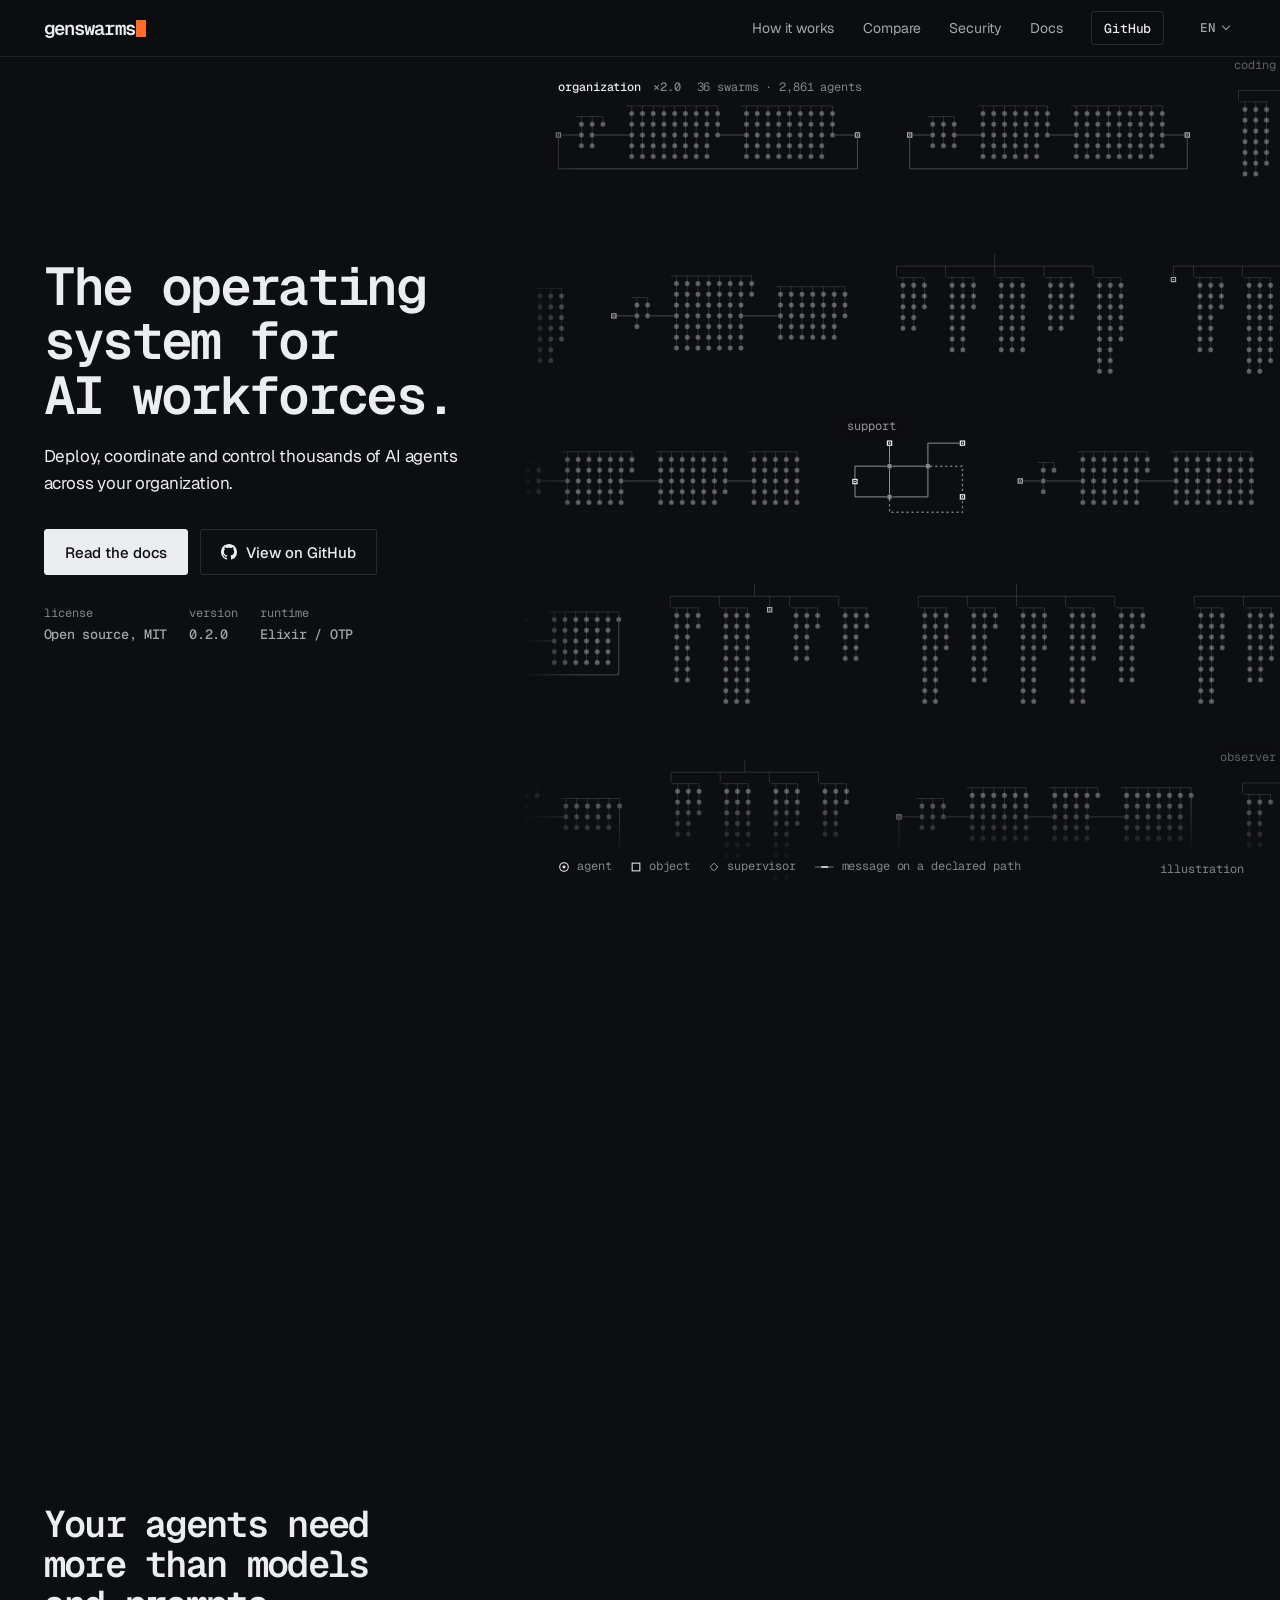
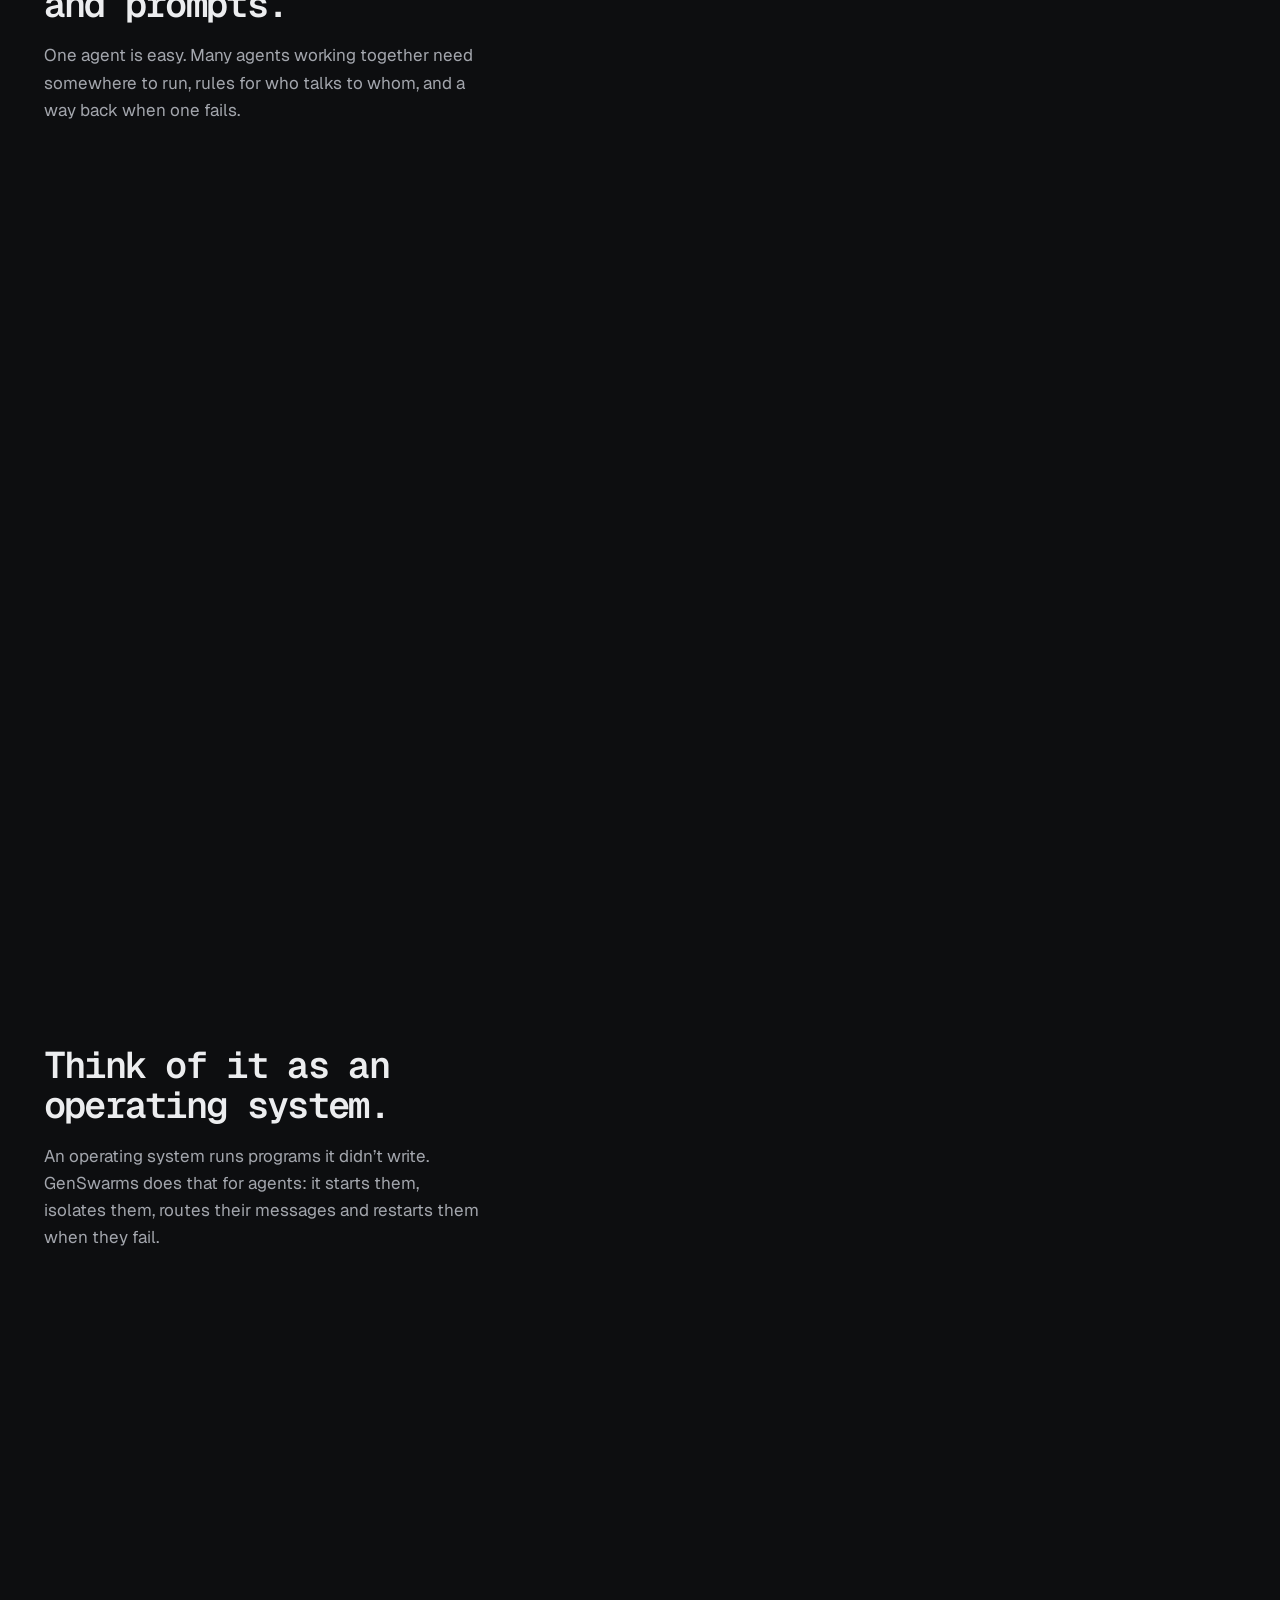
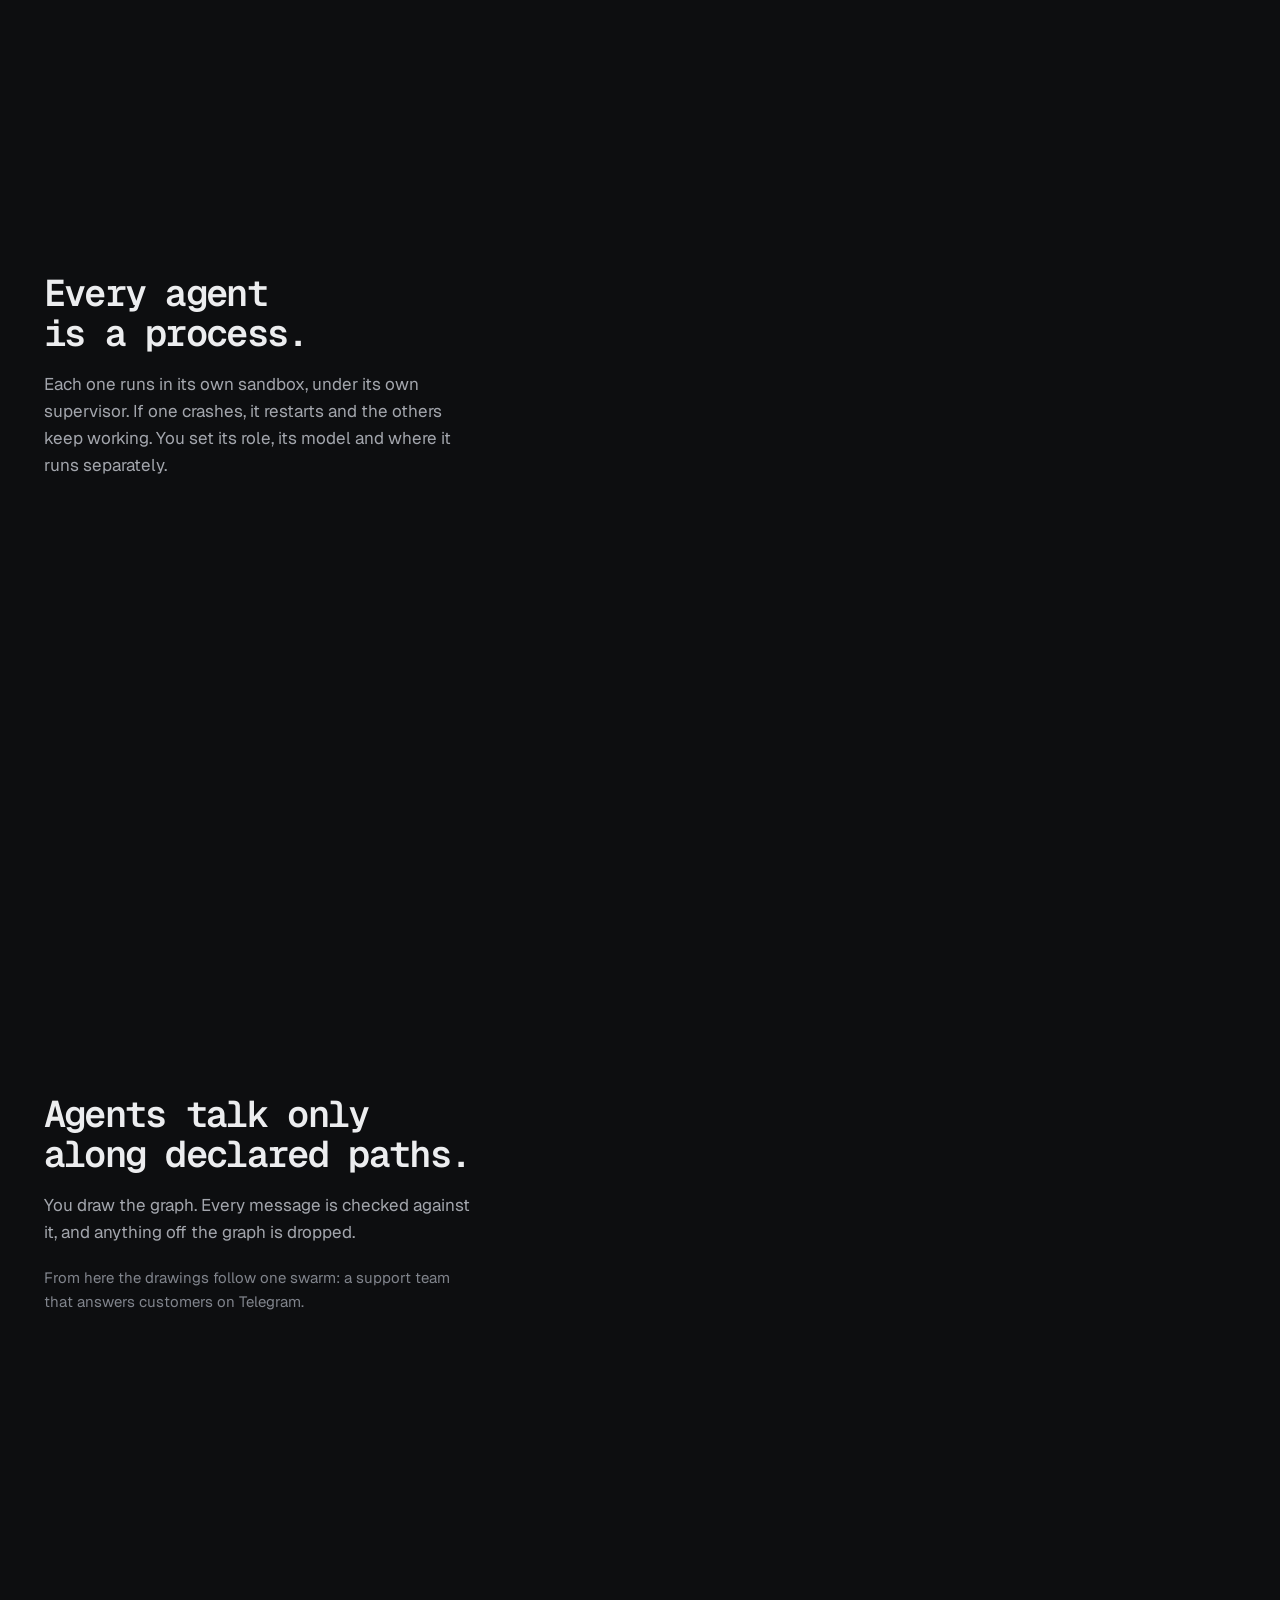
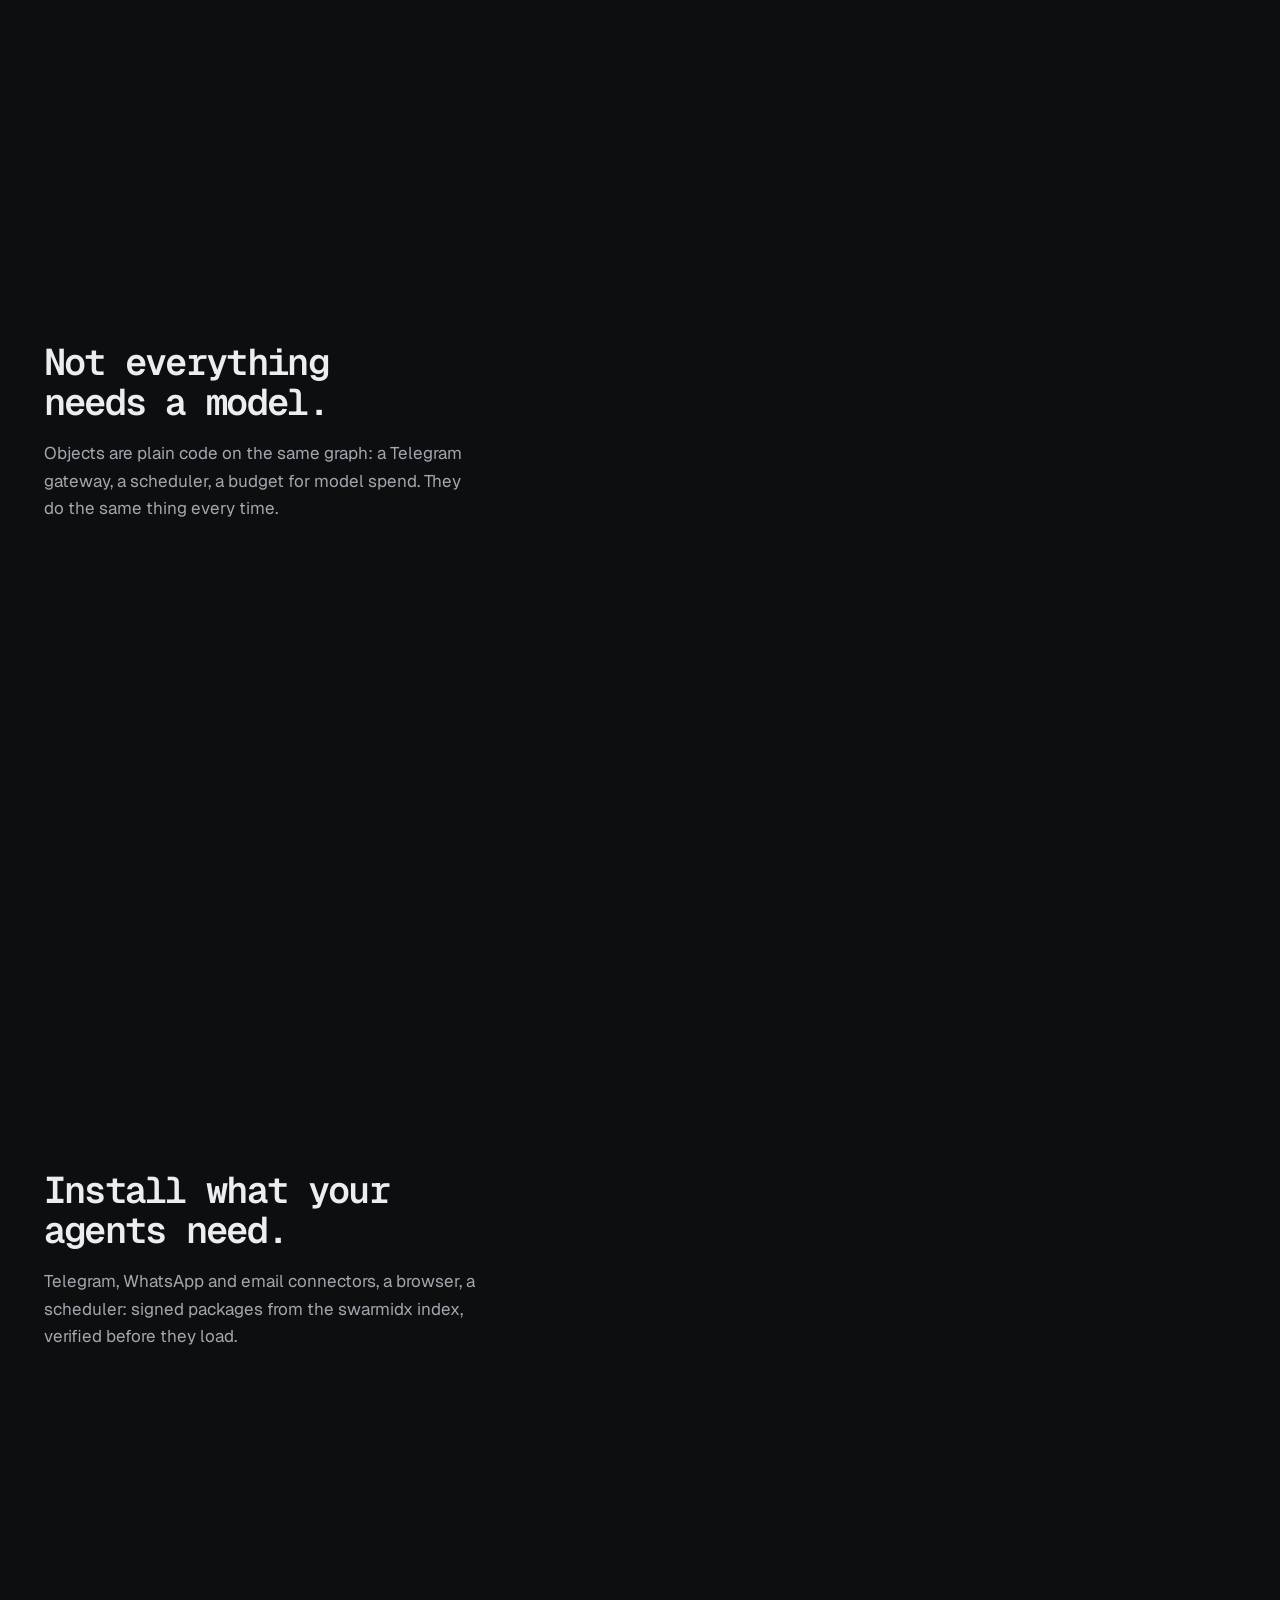
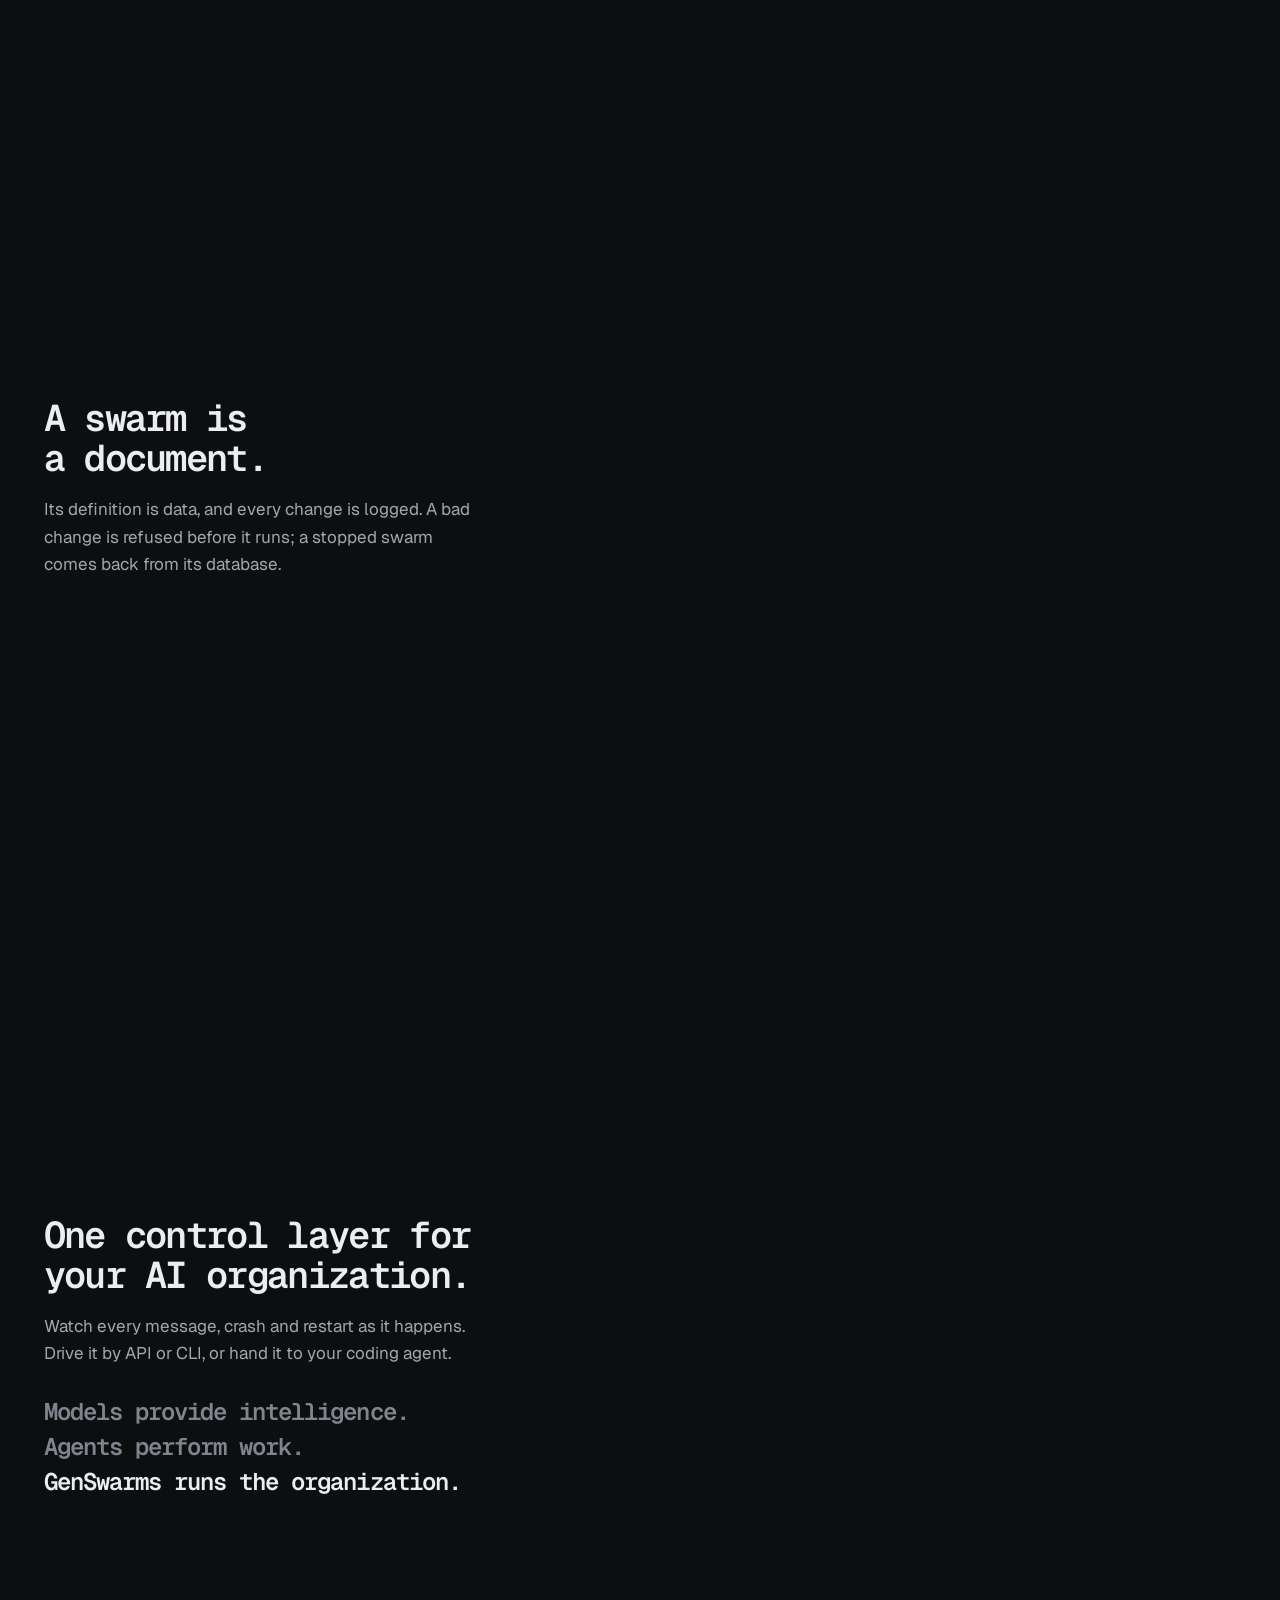
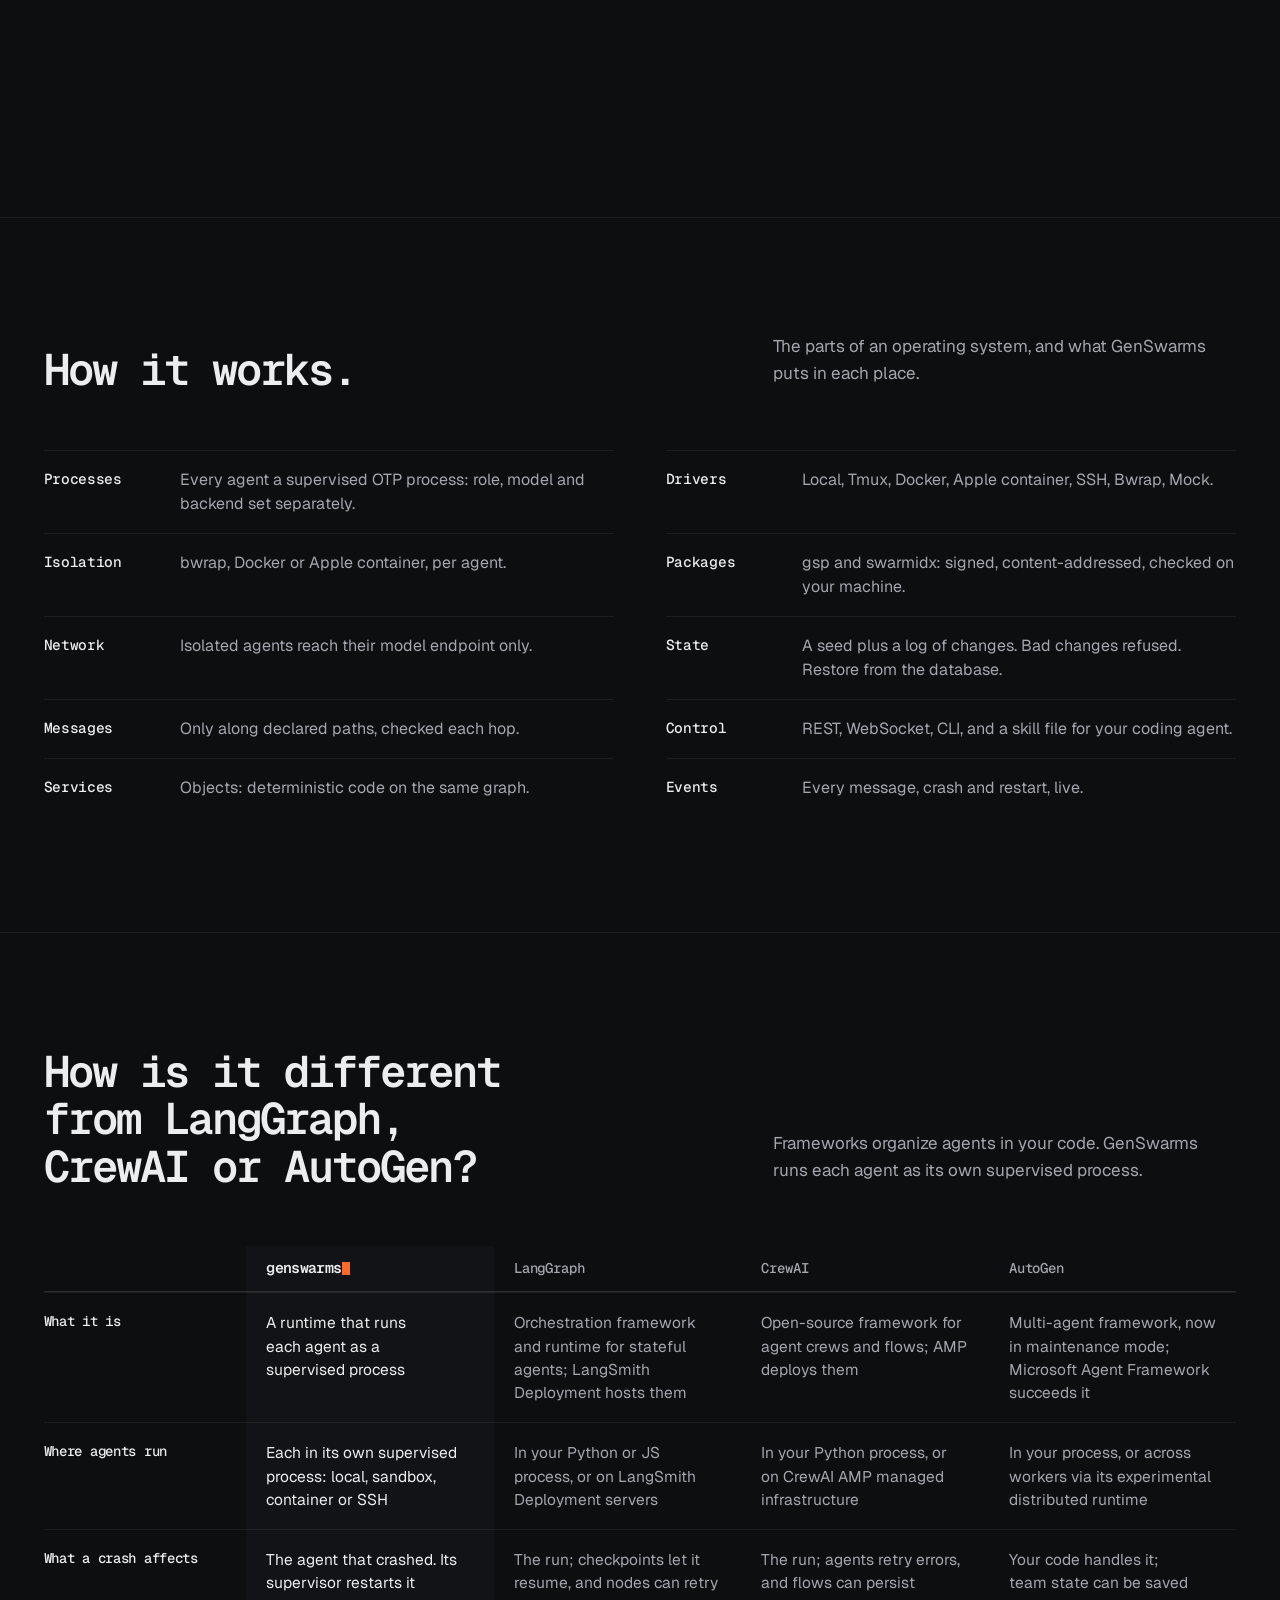
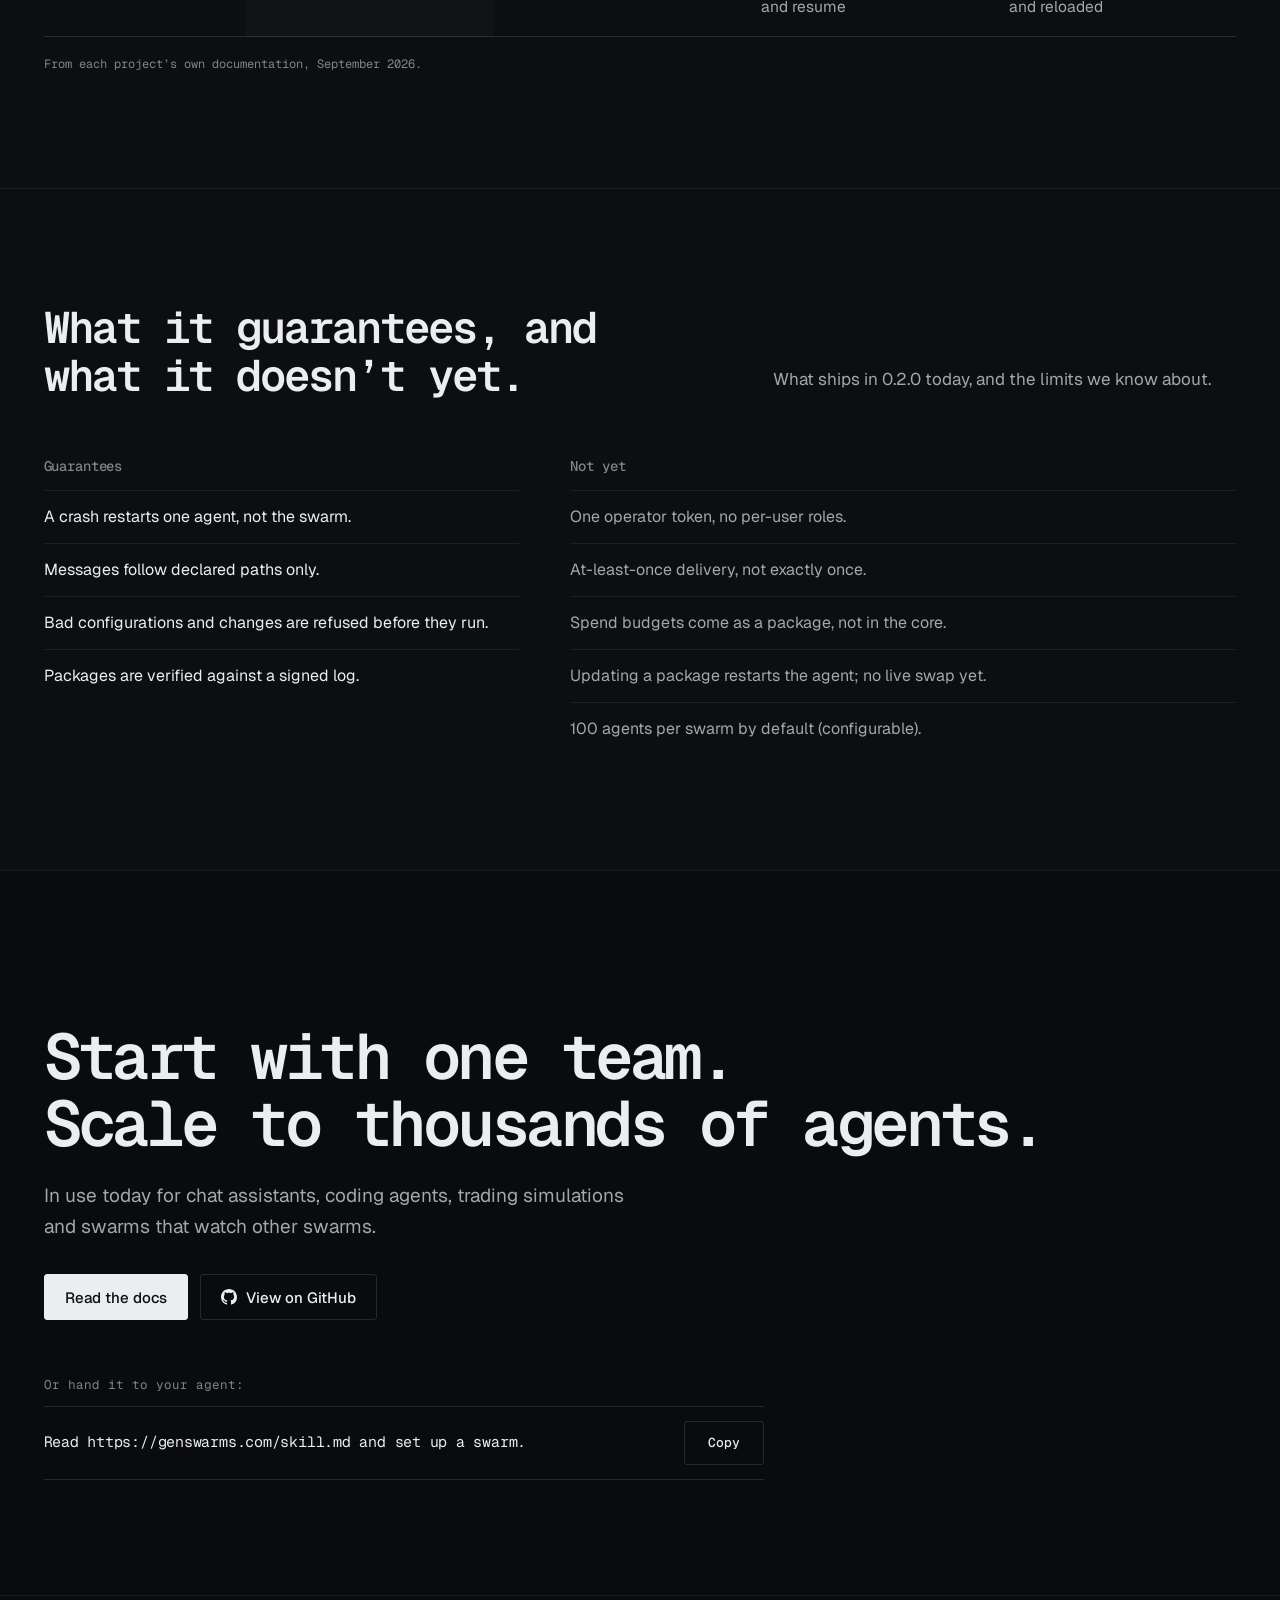
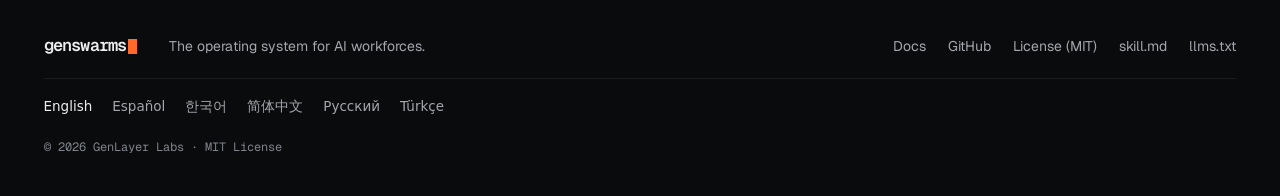
<file: website/index.html>
<!doctype html>
<html lang="en">
<head>
<meta charset="utf-8">
<meta name="viewport" content="width=device-width, initial-scale=1">
<title>GenSwarms: the operating system for AI workforces</title>
<meta name="description" content="GenSwarms runs AI agents as separate, supervised processes on declared message paths, with an API and a live event stream. Open source, MIT.">
<link rel="canonical" href="https://genswarms.com/">
<link rel="alternate" hreflang="en" href="https://genswarms.com/">
<link rel="alternate" hreflang="es" href="https://genswarms.com/es/">
<link rel="alternate" hreflang="ko" href="https://genswarms.com/ko/">
<link rel="alternate" hreflang="zh-Hans" href="https://genswarms.com/zh/">
<link rel="alternate" hreflang="ru" href="https://genswarms.com/ru/">
<link rel="alternate" hreflang="tr" href="https://genswarms.com/tr/">
<link rel="alternate" hreflang="x-default" href="https://genswarms.com/">
<meta http-equiv="content-language" content="en">
<meta name="theme-color" content="#0D0E10">
<meta property="og:type" content="website"><meta property="og:locale" content="en_US">
<meta property="og:title" content="GenSwarms: the operating system for AI workforces">
<meta property="og:description" content="Deploy, coordinate and control AI agents as separate, supervised processes.">
<meta property="og:url" content="https://genswarms.com/"><meta property="og:image" content="https://genswarms.com/og-image.png">
<meta property="og:image:width" content="1200"><meta property="og:image:height" content="630"><meta property="og:image:alt" content="GenSwarms: the operating system for AI workforces">
<meta name="twitter:card" content="summary_large_image">
<meta name="google-site-verification" content="CJFNLAV8IRvef7Kscm938Wf155OZRpV4ZgTFHwU_Y54"><meta name="msvalidate.01" content="C324D5BD33F0F9834F2E293190961E7F"><meta name="yandex-verification" content="1ebc073be9023f14"><meta name="naver-site-verification" content="348ffab166ec7c43083ebaa3eeae4b64885a6cc0">
<link rel="icon" href="/favicon.svg" type="image/svg+xml"><link rel="icon" href="/favicon-32.png" sizes="32x32"><link rel="apple-touch-icon" href="/apple-touch-icon.png">
<script type="application/ld+json">{"@context":"https://schema.org","@type":"SoftwareApplication","name":"GenSwarms","applicationCategory":"DeveloperApplication","operatingSystem":"Linux, macOS","softwareVersion":"0.2.0","license":"https://opensource.org/licenses/MIT","url":"https://genswarms.com/","codeRepository":"https://github.com/genlayerlabs/genswarms","description":"The operating system for AI workforces: runs AI agents as separate, supervised processes on declared message paths, with a REST + WebSocket API and a live event stream.","inLanguage":"en","offers":{"@type":"Offer","price":"0","priceCurrency":"USD"},"author":{"@type":"Organization","name":"GenLayer Labs"}}</script>
<link rel="preconnect" href="https://fonts.googleapis.com">
<link rel="preconnect" href="https://fonts.gstatic.com" crossorigin>
<link href="https://fonts.googleapis.com/css2?family=Geist+Mono:wght@400..600&family=Geist:wght@400..600&display=swap" rel="stylesheet" media="print" onload="this.media='all'">
<noscript><link href="https://fonts.googleapis.com/css2?family=Geist+Mono:wght@400..600&family=Geist:wght@400..600&display=swap" rel="stylesheet"></noscript>
<script>(function(){var d=document.documentElement;d.classList.add('js');if(matchMedia('(min-width: 960px) and (min-height: 640px), (orientation: landscape) and (min-width: 640px) and (max-height: 639px)').matches)d.classList.add('cine')})()</script>
<style>
:root{color-scheme:dark;--bg:#0D0E10;--bg-0:#0A0B0C;--bg-1:#121316;--bg-2:#18191D;--hl:rgba(232,234,238,.075);--hl-2:rgba(232,234,238,.13);--hl-3:rgba(232,234,238,.22);--ink:#ECEDEF;--ink-2:#A3A6AD;--ink-3:#80848C;--or:#FF6A2B;--fm:'Geist Mono',ui-monospace,SFMono-Regular,Menlo,monospace;--fs:'Geist',ui-sans-serif,system-ui,-apple-system,'Segoe UI',sans-serif;--fh:var(--fm);--fc:'Geist Mono',ui-monospace,SFMono-Regular,Menlo,monospace;--g:clamp(16px,3.4vw,48px);--nav:56px;--sh:clamp(280px,42vh,440px)}@supports (height:1svh){:root{--sh:clamp(280px,42svh,440px)}}*{box-sizing:border-box}html{-webkit-text-size-adjust:100%;text-size-adjust:100%;scroll-behavior:smooth;scroll-padding-top:calc(var(--nav) + 8px);background:var(--bg)}@media (prefers-reduced-motion:reduce){html{scroll-behavior:auto}}body{margin:0;background:var(--bg);color:var(--ink-2);font:400 17px/1.6 var(--fs);-webkit-font-smoothing:antialiased;text-rendering:optimizeLegibility;overflow-x:hidden;overflow-x:clip}a{color:inherit}:focus-visible{outline:2px solid var(--ink);outline-offset:3px;border-radius:2px}.sr{position:absolute;width:1px;height:1px;overflow:hidden;clip:rect(0 0 0 0);white-space:nowrap}.skip{position:absolute;left:16px;bottom:100%;max-width:calc(100% - 32px);background:var(--ink);color:var(--bg);padding:10px 14px;z-index:100;font-weight:500;border-radius:2px}.skip:focus{bottom:auto;top:12px}h1,h2,h3{font-family:var(--fh);color:var(--ink);margin:0;font-weight:600;text-wrap:balance}p,.gu li,.spec dd,.cmp td,.ro .ln,.ro-in .ln{text-wrap:pretty}@media (max-width:1279px){.pk .ln{margin-bottom:6px;line-height:1.5}.pk .pn{flex-basis:100%}}.wrap{max-width:1280px;margin:0 auto;padding:0 var(--g);position:relative}.brand{display:inline-flex;align-items:center;min-height:44px;font:600 19px/1 var(--fm);letter-spacing:-.045em;color:var(--ink);text-decoration:none;white-space:nowrap}.cur{display:inline-block;width:.52em;height:.86em;background:var(--or);margin-left:.08em;vertical-align:-.1em}.brand .cur{align-self:center;margin-top:.05em}.top{position:sticky;top:0;z-index:20;background:rgba(13,14,16,.9);-webkit-backdrop-filter:blur(10px);backdrop-filter:blur(10px);border-bottom:1px solid var(--hl)}.top-in{height:var(--nav);display:flex;align-items:center;justify-content:space-between;gap:20px}.top nav{display:flex;align-items:center;gap:clamp(12px,2.2vw,30px);font-size:14px}.top nav>a{display:inline-flex;align-items:center;min-height:44px;color:var(--ink-2);text-decoration:none;transition:color .15s;white-space:nowrap}.top nav>a:hover{color:var(--ink)}.top nav .gh{min-height:34px;padding:0 12px;border:1px solid var(--hl-2);border-radius:3px;color:var(--ink);font:500 13px/1 var(--fm);letter-spacing:-.01em}.top nav .gh:hover{border-color:var(--ink-3)}@media (max-width:719px){.top nav>a:not(.gh):not([href="/docs/"]){display:none}}@media (max-width:719px),(pointer:coarse){.top nav .gh{min-height:44px}}.ctas{display:flex;flex-wrap:wrap;gap:12px;margin-top:32px}.btn{display:inline-flex;align-items:center;justify-content:center;gap:9px;min-height:46px;padding:0 20px;font:500 15px/1 var(--fs);text-decoration:none;border-radius:3px;white-space:nowrap;transition:background .15s,border-color .15s,color .15s}.btn svg{width:16px;height:16px;flex:none}.btn-p{background:var(--ink);color:var(--bg);border:1px solid var(--ink)}.btn-p:hover{background:#fff;border-color:#fff}.btn-s{border:1px solid var(--hl-2);color:var(--ink);background:transparent}.btn-s:hover{border-color:var(--ink-3)}.story{position:relative}.stage-col{position:sticky;top:var(--nav);z-index:5;height:var(--sh);background:var(--bg);border-bottom:1px solid var(--hl)}html:not(.js) .stage-col{display:none}html.js:not(.cine) .steps :is(a,button){scroll-margin-top:calc(var(--nav) + var(--sh) + 16px)}.stage{position:relative;height:100%;overflow:hidden}.stage canvas{position:absolute;inset:0;width:100%;height:100%;display:block;-webkit-mask-image:linear-gradient(180deg,#000 calc(100% - 22px),transparent);mask-image:linear-gradient(180deg,#000 calc(100% - 22px),transparent)}.zcap{position:absolute;left:16px;top:12px;padding:3px 7px;margin:-3px -7px;background:rgba(13,14,16,.86);border-radius:3px;display:flex;flex-wrap:wrap;align-items:baseline;gap:2px 12px;font:500 12px/1.4 var(--fm);letter-spacing:-.01em;color:var(--ink);pointer-events:none;max-width:calc(100% - 32px)}.zcap .zf{color:var(--ink-3);font-variant-numeric:tabular-nums;min-width:4.5ch}.zcap .n{color:var(--ink-3);font-weight:400}.zcap .n:empty{display:none}.ill{position:absolute;right:16px;bottom:10px;padding:3px 7px;margin:-3px -7px;background:rgba(13,14,16,.86);border-radius:3px;font:400 12px/1 var(--fm);color:var(--ink-3);pointer-events:none}.ros{display:none}.steps{padding:0 var(--g)}.step{padding:48px 0 56px;min-height:72vh;min-height:72svh}.step.hero{min-height:0;padding-top:28px}.js .step[data-step="1"]{min-height:118vh;min-height:118svh}.js .step:last-child{min-height:88vh;min-height:88svh}html:not(.js) .steps{max-width:1280px;margin:0 auto}html:not(.js) .step{min-height:0;border-top:1px solid var(--hl)}html:not(.js) .step.hero{border-top:0;padding-top:clamp(48px,8vw,112px)}.copy{max-width:36rem}h1{font-size:clamp(34px,9.4vw,72px);line-height:1.02;letter-spacing:-.05em;margin-bottom:20px}.lead{font:400 clamp(18px,2vw,22px)/1.45 var(--fs);color:var(--ink);letter-spacing:-.01em;margin:0;max-width:26em}.facts{display:flex;flex-wrap:wrap;gap:14px 0;margin:32px 0 0;padding:0}.facts div{padding:0 22px 0 0}.facts dt{font:400 12px/1 var(--fm);color:var(--ink-3);margin-bottom:7px}.facts dd{margin:0;white-space:nowrap;font:500 13.5px/1.3 var(--fm);color:var(--ink-2);letter-spacing:-.02em}.step h2{font-size:clamp(27px,7.2vw,42px);line-height:1.08;letter-spacing:-.045em;margin-bottom:18px}.copy p{margin:0 0 14px;font-size:17px;line-height:1.6;max-width:31em}.copy .lead{margin:0}.copy .ex{font-size:15px;color:var(--ink-3);margin-top:20px}.triad{margin-top:28px!important;display:grid;gap:4px}.triad span{display:block;font:600 clamp(18px,4.6vw,24px)/1.3 var(--fh);letter-spacing:-.04em;color:var(--ink-3);text-wrap:balance}.triad span:last-child{color:var(--ink)}.ro,.ro-in{font:400 12.5px/1.75 var(--fm);color:var(--ink-2);letter-spacing:-.01em;min-width:0}.ro-in{margin-top:22px;padding-top:14px;border-top:1px solid var(--hl)}.ro-in+.ro-in{margin-top:14px}.ro .ro-t,.ro-in .ro-t{font:inherit;color:var(--ink-3);margin:0 0 2px;max-width:none}.ro .cap,.ro-in .cap{margin:0 0 6px;font:400 14px/1.5 var(--fs);color:var(--ink-2);letter-spacing:0;max-width:none}.ro .cap b,.ro-in .cap b{font:500 13px/1 var(--fm);color:var(--ink)}.log{margin:0}.kv{display:grid;grid-template-columns:max-content minmax(0,1fr);column-gap:20px}.log.kv .ln{display:contents}.log .ln{display:flex;flex-wrap:wrap;gap:0 12px}.log dt,.log dd{margin:0}.log .k{color:var(--ink-3)}.ev .k{min-width:10.2em}.ar{color:var(--ink-3)}.log .hot,.log .hot .k,.log .hot .e2{color:var(--or)}.tag{color:var(--or);border:1px solid rgba(255,106,43,.45);padding:0 5px;line-height:1.45;font-size:12px;align-self:center;border-radius:2px}.log .dim{color:var(--ink-3)}.st .k{min-width:7.2em}.e2{min-width:9.4em;color:var(--ink-3)}.pk .pn{color:var(--ink)}.pk .dg{color:var(--ink-3)}.pk .vf{color:var(--ink-2)}.legend{display:flex;flex-wrap:wrap;gap:4px 18px;color:var(--ink-3);font-size:12px}.lg{display:inline-flex;align-items:center;gap:7px}.lg svg{height:12px;width:auto;flex:none}.lg .ag-o{fill:none;stroke:var(--ink);stroke-width:1.2}.lg .ag-i{fill:var(--ink)}.lg .ob{fill:none;stroke:var(--ink);stroke-width:1.2}.lg .sp{fill:none;stroke:var(--ink-2);stroke-width:1.1}.lg .e{stroke:var(--ink-3);stroke-width:1}.lg .pu{stroke:var(--ink);stroke-width:1.6;stroke-linecap:round}@media (max-width:519px){.ev .k{min-width:0;flex-basis:100%}.ev .ln{margin-bottom:4px}.st .k{min-width:6.6em}.e2{min-width:0}.kv{column-gap:14px}}@media (min-width:600px){:root{--sh:clamp(300px,46vh,560px)}@supports (height:1svh){:root{--sh:clamp(300px,46svh,560px)}}.js .steps{max-width:44rem;margin:0 auto}.zcap{left:24px;top:16px}.ill{right:24px;bottom:14px}}.cine .story-in{display:grid;grid-template-columns:minmax(0,calc((min(100%,1280px) - 2 * var(--g)) * 5 / 12)) minmax(0,1fr);padding-left:max(var(--g),calc((100% - 1280px) / 2 + var(--g)))}.cine .stage-col{grid-column:2;grid-row:1;position:relative;top:auto;height:auto;border:0;background:none;z-index:auto}.cine .stage{position:sticky;top:var(--nav);height:calc(100vh - var(--nav))}@supports (height:1svh){.cine .stage{height:calc(100svh - var(--nav))}}@property --rb{syntax:'<length>';inherits:true;initial-value:60px}.cine .stage{--rb:60px;transition:--rb .5s ease}.cine .stage canvas{-webkit-mask-image:linear-gradient(90deg,transparent,#000 56px),linear-gradient(0deg,rgba(0,0,0,.1) var(--rb),#000 calc(var(--rb) + 56px));mask-image:linear-gradient(90deg,transparent,#000 56px),linear-gradient(0deg,rgba(0,0,0,.1) var(--rb),#000 calc(var(--rb) + 56px));-webkit-mask-composite:source-in;mask-composite:intersect}.cine .zcap{left:36px;top:22px}.cine .ill{right:36px;bottom:26px}.cine .ros{display:grid;position:absolute;left:36px;right:170px;bottom:24px;pointer-events:none}.cine .ro{grid-area:1/1;align-self:end;opacity:0;visibility:hidden;transition:opacity .35s ease,visibility 0s linear .35s;max-width:560px}.cine .ro.on{opacity:1;visibility:visible;transition:opacity .4s ease .1s,visibility 0s}.cine .ro-in{position:absolute;width:1px;height:1px;overflow:hidden;clip:rect(0 0 0 0);white-space:nowrap;margin:0;padding:0;border:0}.cine .steps{grid-column:1;grid-row:1;padding:0 clamp(28px,3.4vw,56px) 0 0;max-width:none;margin:0}.cine .step{min-height:92vh;display:flex;flex-direction:column;justify-content:center;padding:10vh 0}.cine .step.hero{min-height:calc(100vh - var(--nav));padding:4vh 0 10vh}.cine .step[data-step="1"]{min-height:160vh}.cine .step:last-child{min-height:calc(100vh + 8px)}.cine h1{font-size:clamp(40px,min(4.15vw,8vh),60px)}.cine .step h2{font-size:clamp(28px,min(2.9vw,5.4vh),40px)}@media (max-height:820px){.cine .ro .cap{font-size:13.5px}.cine .ro,.cine .ro-in{font-size:12px;line-height:1.65}}@media (max-height:639px){.cine .ros{display:none}.cine .ro-in{position:static;width:auto;height:auto;overflow:visible;clip:auto;white-space:normal;margin-top:18px;padding-top:12px;border-top:1px solid var(--hl)}.cine .stage{--rb:0px}.cine h1{font-size:clamp(28px,min(4.15vw,9vh),48px);margin-bottom:14px}.cine .step h2{font-size:clamp(22px,min(2.9vw,7vh),34px);margin-bottom:12px}.cine .copy>p{font-size:15.5px;line-height:1.55;margin-bottom:10px}.cine .copy .lead{font-size:clamp(16px,4vh,19px)}.cine .triad{margin-top:16px!important}.cine .triad span{font-size:clamp(16px,4.4vh,20px)}.cine .ctas{margin-top:20px}.cine .facts{margin-top:20px}.cine .step{padding:6vh 0;min-height:100vh}.cine .step.hero{padding:3vh 0 6vh}.cine .zcap{left:24px;top:12px}.cine .ill{right:16px;bottom:12px}@media (max-height:430px){.cine .step{padding:4vh 0}.cine .step h2{font-size:clamp(20px,6.2vh,28px);margin-bottom:10px}.cine .copy>p{font-size:14.5px;line-height:1.5;margin-bottom:8px}.cine .ro-in{margin-top:12px;padding-top:8px}.cine .triad{margin-top:10px!important;gap:2px}.cine .triad span{font-size:clamp(15px,4.2vh,18px)}}}.sec{border-top:1px solid var(--hl)}.sec>.wrap{padding-top:clamp(64px,9vw,120px);padding-bottom:clamp(64px,9vw,120px)}.sec-head{display:grid;gap:14px;margin-bottom:clamp(32px,5vw,56px)}.sec-head h2{font-size:clamp(28px,6.6vw,44px);line-height:1.08;letter-spacing:-.045em;max-width:19em}.sec-head p{margin:0;max-width:32em;font-size:17px}@media (min-width:1000px){.sec-head{grid-template-columns:minmax(0,7fr) minmax(0,5fr);gap:0;align-items:end}.sec-head h2{padding-right:48px}.sec-head p{padding-left:clamp(24px,2.6vw,40px);padding-bottom:6px}}.spec{margin:0;display:grid;column-gap:clamp(32px,4vw,64px)}@media (min-width:1000px){.spec{grid-template-columns:1fr 1fr;grid-auto-flow:column;grid-template-rows:repeat(5,auto)}}.spec .row{display:grid;grid-template-columns:120px minmax(0,1fr);gap:16px;padding:17px 0;border-top:1px solid var(--hl)}.spec dt{font:500 14.5px/1.45 var(--fh);color:var(--ink);letter-spacing:-.02em}.spec dd{margin:0;font-size:16px;line-height:1.5;color:var(--ink-2)}@media (max-width:519px){.spec .row{grid-template-columns:minmax(0,1fr);gap:2px}}.cmp-wrap{min-width:0}.cmp{width:100%;border-collapse:separate;border-spacing:0;font-size:15.5px;line-height:1.5}.cmp th,.cmp td{text-align:left;vertical-align:top;padding:18px 20px;border-top:1px solid var(--hl)}.cmp thead th{border-top:0;padding-top:14px;padding-bottom:14px;font:500 14px/1.2 var(--fm);color:var(--ink-2);letter-spacing:-.01em;border-bottom:1px solid var(--hl-2)}.cmp tbody th{font:500 14px/1.45 var(--fh);color:var(--ink);letter-spacing:-.02em;width:17%;padding-left:0}.cmp td{color:var(--ink-2);width:20.75%}.cmp .gs{background:var(--bg-1);color:var(--ink)}.gs-name{font:600 15px/1 var(--fm);letter-spacing:-.045em;color:var(--ink);white-space:nowrap}.gs-name .cur{width:.5em;height:.85em}.cmp tbody tr:last-child th,.cmp tbody tr:last-child td{border-bottom:1px solid var(--hl-2)}.src{margin:18px 0 0;font:400 12px/1.5 var(--fm);color:var(--ink-3)}@media (max-width:899px){.cmp,.cmp tbody,.cmp tr,.cmp th,.cmp td{display:block;width:auto}.cmp thead{position:absolute;width:1px;height:1px;overflow:hidden;clip:rect(0 0 0 0)}.cmp tr{padding:22px 0 12px;border-top:1px solid var(--hl-2)}.cmp tbody tr:last-child{border-bottom:1px solid var(--hl-2)}.cmp tbody th{border:0;padding:0 0 12px;font-size:15px;width:auto}.cmp td{border:0;padding:9px 0;display:grid;grid-template-columns:92px minmax(0,1fr);gap:14px;font-size:15px}.cmp td::before{content:attr(data-l);font:500 12.5px/1.6 var(--fm);color:var(--ink-3);letter-spacing:-.01em}.cmp td.gs{padding:12px 14px;margin-bottom:6px;border-radius:2px}.cmp td.gs::before{color:var(--ink)}.cmp tbody tr:last-child th,.cmp tbody tr:last-child td{border-bottom:0}}@media (max-width:399px){.cmp td{grid-template-columns:78px minmax(0,1fr);gap:10px}}.gu{display:grid;gap:40px}@media (min-width:1000px){.gu{grid-template-columns:5fr 7fr;gap:clamp(32px,4vw,64px)}}.gu h3{font-size:14px;letter-spacing:-.01em;font-weight:500;color:var(--ink-3);padding:0 0 12px}.gu ul{list-style:none;margin:0;padding:0}.gu li{padding:14px 0;border-top:1px solid var(--hl);font-size:16px;line-height:1.5}.yes li{color:var(--ink)}.not li{color:var(--ink-2)}.close{background:var(--bg-0)}.close>.wrap{padding-top:clamp(80px,12vw,160px);padding-bottom:clamp(72px,9vw,120px)}.close h2{font-size:clamp(34px,5vw,68px);line-height:1.04;letter-spacing:-.055em}.close h2 span{display:block}@media (max-width:759px){.close h2{font-size:clamp(28px,8.2vw,34px)}}.close-p{font-size:clamp(17px,1.6vw,19px);max-width:32em;margin:24px 0 0;color:var(--ink-2)}.handoff{margin-top:56px;max-width:720px}.handoff p{margin:0 0 12px;font:400 12.5px/1.4 var(--fm);color:var(--ink-3)}.cmd{display:flex;align-items:center;gap:16px;padding:14px 0;border-top:1px solid var(--hl-2);border-bottom:1px solid var(--hl-2)}.cmd code{flex:1;min-width:0;font:400 15px/1.5 var(--fm);color:var(--ink);letter-spacing:-.015em;overflow-wrap:break-word}.cmd button{appearance:none;-webkit-appearance:none;flex:none;border:1px solid var(--hl-2);border-radius:3px;background:none;color:var(--ink);font:500 13px/1 var(--fm);min-height:44px;padding:0 14px;min-width:80px;cursor:pointer;transition:border-color .15s;white-space:nowrap}.cmd button:hover{border-color:var(--ink-3)}@media (max-width:519px){.cmd{flex-wrap:wrap;gap:12px}.cmd code{flex-basis:100%;overflow-wrap:anywhere;font-size:14.5px}}.foot{border-top:1px solid var(--hl);background:var(--bg-0);font-size:14px;color:var(--ink-3)}.foot-in{display:flex;flex-wrap:wrap;align-items:center;gap:10px 32px;padding-top:28px;padding-bottom:40px}.foot .brand{font-size:17px}.foot p{margin:0;flex:1;min-width:220px;color:var(--ink-2)}.foot nav{display:flex;flex-wrap:wrap;gap:0 22px}.foot nav a{display:inline-flex;align-items:center;min-height:44px;text-decoration:none;color:var(--ink-2)}.foot nav a:hover{color:var(--ink)}.foot .legal{flex-basis:100%;font:400 12px/1.4 var(--fm);color:var(--ink-3)}@media (prefers-reduced-motion:reduce){*,*::before,*::after{animation:none!important;transition:none!important}}
.lang{position:relative}.lang summary{list-style:none;display:inline-flex;align-items:center;justify-content:center;gap:7px;min-height:44px;min-width:44px;cursor:pointer;color:var(--ink-2);font:500 12.5px/1 var(--fm);letter-spacing:.02em;border-radius:3px}.lang summary::-webkit-details-marker{display:none}.lang summary::after{content:"";width:5px;height:5px;border-right:1.5px solid currentColor;border-bottom:1.5px solid currentColor;transform:translateY(-2px) rotate(45deg)}.lang[open] summary::after{transform:translateY(1px) rotate(-135deg)}.lang summary:hover,.lang[open] summary{color:var(--ink)}.lang ul{position:absolute;right:0;top:100%;z-index:30;list-style:none;margin:6px 0 0;padding:6px;min-width:176px;background:var(--bg-2);border:1px solid var(--hl-2);border-radius:4px;box-shadow:0 16px 40px rgba(0,0,0,.45)}.top nav .lang a{display:flex;align-items:center;min-height:44px;padding:0 12px;border-radius:3px;color:var(--ink-2);font:400 15px/1.2 system-ui,-apple-system,"Segoe UI",Roboto,"Noto Sans","Apple SD Gothic Neo","Noto Sans KR","PingFang SC","Noto Sans SC",sans-serif;text-decoration:none;white-space:nowrap}.top nav .lang a:hover{background:var(--hl);color:var(--ink)}.top nav .lang a[aria-current]{color:var(--ink);font-weight:600}.foot .foot-langs{flex-basis:100%;gap:0 20px;border-top:1px solid var(--hl);padding-top:6px;font-family:system-ui,-apple-system,"Segoe UI",Roboto,"Noto Sans","Apple SD Gothic Neo","Noto Sans KR","PingFang SC","Noto Sans SC",sans-serif}.foot-langs a{font-size:13.5px}.foot-langs a[aria-current]{color:var(--ink)}.langbar{position:fixed;left:0;right:0;bottom:0;z-index:30;padding-bottom:env(safe-area-inset-bottom)!important;border-top:1px solid var(--hl-2,rgba(255,255,255,.14));display:flex;align-items:center;justify-content:center;gap:8px;min-height:44px;padding:0 4px 0 16px;background:var(--ink);color:var(--bg);font:500 15px/1.4 system-ui,-apple-system,"Segoe UI",Roboto,"Noto Sans","Apple SD Gothic Neo","Noto Sans KR","PingFang SC","Noto Sans SC",sans-serif}.langbar p{margin:0;padding:11px 0;min-width:0}.langbar a{font-weight:600;text-decoration:underline;text-decoration-color:var(--or);text-decoration-thickness:2px;text-underline-offset:3px;white-space:nowrap}.langbar button{flex:none;width:44px;height:44px;border:0;border-radius:3px;background:none;color:inherit;font:400 24px/1 system-ui,sans-serif;cursor:pointer}.langbar :focus-visible{outline-color:var(--bg)}@media (max-width:719px){.top nav>a:not(.gh):not([href="/docs/"]){display:none}}@media (max-width:349px){.top nav>a[href="/docs/"]{display:none}}
</style>
</head>
<body>
<a class="skip" href="#main">Skip to content</a>
<header class="top"><div class="wrap top-in">
<a class="brand" href="#s0" aria-label="GenSwarms home">genswarms<span class="cur" aria-hidden="true"></span></a>
<nav aria-label="Primary">
<a href="#how">How it works</a>
<a href="#compare">Compare</a>
<a href="#security">Security</a>
<a href="/docs/">Docs</a>
<a class="gh" href="https://github.com/genlayerlabs/genswarms">GitHub</a>
<details class="lang"><summary><span class="sr">Language </span>EN</summary><ul><li><a href="/" hreflang="en" lang="en" aria-current="page">English</a></li><li><a href="/es/" hreflang="es" lang="es">Español</a></li><li><a href="/ko/" hreflang="ko" lang="ko">한국어</a></li><li><a href="/zh/" hreflang="zh-Hans" lang="zh-Hans">简体中文</a></li><li><a href="/ru/" hreflang="ru" lang="ru">Русский</a></li><li><a href="/tr/" hreflang="tr" lang="tr">Türkçe</a></li></ul></details>
</nav>
</div></header>
<main id="main">
<section class="story" aria-label="What GenSwarms is">
<div class="story-in">
<div class="stage-col"><div class="stage" data-k="0">
<canvas role="img" aria-label="Illustration: an organization of 36 swarms, several thousand agents. Each swarm is a small structure of agents (circles) and objects (squares) on declared paths, under supervisors. Messages pulse along the paths; now and then one agent crashes and its supervisor restarts it."></canvas>
<div class="zcap" aria-hidden="true"><span class="lv">organization</span><span class="zf"></span><span class="n"></span></div>
<div class="ros" aria-hidden="true"><div class="ro legend" data-at="0"><span class="lg"><svg viewBox="0 0 14 14" aria-hidden="true"><circle cx="7" cy="7" r="5" class="ag-o"/><circle cx="7" cy="7" r="1.7" class="ag-i"/></svg>agent</span><span class="lg"><svg viewBox="0 0 14 14" aria-hidden="true"><rect x="2.5" y="2.5" width="9" height="9" class="ob"/></svg>object</span><span class="lg"><svg viewBox="0 0 14 14" aria-hidden="true"><path d="M7 2.5L11.5 7 7 11.5 2.5 7z" class="sp"/></svg>supervisor</span><span class="lg"><svg viewBox="0 0 24 14" aria-hidden="true"><path d="M1 7H23" class="e"/><path d="M9 7H16" class="pu"/></svg>message on a declared path</span></div><div class="ro" data-at="2"><p class="cap">One agent: a model, a prompt and some tools.</p><dl class="log kv"><div class="ln"><dt class="k">model</dt><dd>decides the next step</dd></div><div class="ln"><dt class="k">prompt</dt><dd>says what the job is</dd></div><div class="ln"><dt class="k">tools</dt><dd>do the work</dd></div></dl></div><div class="ro" data-at="3"><p class="cap">Twelve agents, each wired to the others by hand.</p><dl class="log kv"><div class="ln"><dt class="k">who talks to whom</dt><dd>written into each agent</dd></div><div class="ln"><dt class="k">where each one runs</dt><dd>wherever it was started</dd></div><div class="ln"><dt class="k">when one fails</dt><dd>nothing restarts it</dd></div></dl></div><div class="ro" data-at="4"><dl class="log kv"><div class="ln"><dt class="k">start</dt><dd>each agent as its own process</dd></div><div class="ln"><dt class="k">isolate</dt><dd>each one in its own sandbox</dd></div><div class="ln"><dt class="k">route</dt><dd>messages along declared paths only</dd></div><div class="ln"><dt class="k">restart</dt><dd>a failed agent, by its supervisor</dd></div></dl></div><div class="ro" data-at="5"><p class="ro-t">events (illustration)</p><dl class="log kv"><div class="ln hot"><dt class="k">agent 10</dt><dd>crashed</dd></div><div class="ln"><dt class="k">agent 10</dt><dd>restarted by its supervisor</dd></div><div class="ln dim"><dt class="k">11 others</dt><dd>running</dd></div></dl></div><div class="ro" data-at="6"><p class="ro-t">events (illustration)</p><div class="log ev"><div class="ln"><span class="k">message_routed</span><span>telegram <span class="ar">→</span> triage</span></div><div class="ln"><span class="k">message_routed</span><span>triage <span class="ar">→</span> research</span></div><div class="ln hot"><span class="k">invalid_route</span><span>research <span class="ar">→</span> telegram</span><span class="tag">dropped</span></div><div class="ln"><span class="k">message_routed</span><span>research <span class="ar">→</span> answer</span></div></div></div><div class="ro" data-at="7"><p class="cap">Objects are plain code on the graph. The answer and research agents call <b>budget</b> for their model calls.</p><dl class="log kv"><div class="ln"><dt class="k">agents</dt><dd>triage, research, answer: use a model</dd></div><div class="ln"><dt class="k">objects</dt><dd>telegram, cron, browser, budget: plain code</dd></div></dl></div><div class="ro" data-at="8"><p class="ro-t">packages · swarmidx (illustration)</p><div class="log pk"><div class="ln"><span class="pn">genlayerlabs/genswarms-telegram@0.6.6</span><span class="dg">sha256:9f2c…</span><span class="vf">verified</span></div><div class="ln"><span class="pn">genlayerlabs/cron@0.2.8</span><span class="dg">sha256:4be1…</span><span class="vf">verified</span></div><div class="ln"><span class="pn">genlayerlabs/browser@0.2.4</span><span class="dg">sha256:51d3…</span><span class="vf">verified</span></div><div class="ln"><span class="pn">genlayerlabs/genswarms-llm-proxy@0.4.2</span><span class="dg">sha256:c07a…</span><span class="vf">verified</span></div></div></div><div class="ro" data-at="9"><p class="cap">Refused changes are never logged. A stopped swarm restores from its database: the seed, then the logged changes, in order.</p><dl class="log kv"><div class="ln"><dt class="k">restore</dt><dd>seed, then changes 1, 2, 3</dd></div></dl></div><div class="ro" data-at="10"><p class="ro-t">one event stream (illustration)</p><div class="log st"><div class="ln"><span class="k">support</span><span class="e2">message_routed</span><span>triage → answer</span></div><div class="ln"><span class="k">observer</span><span class="e2">message_routed</span><span>watch → report</span></div><div class="ln hot"><span class="k">trading sim</span><span class="e2">restart</span><span>agent 3</span></div><div class="ln"><span class="k">coding</span><span class="e2">output</span><span>agent 2</span></div></div></div></div>
<div class="ill" aria-hidden="true">illustration</div>
</div></div>
<div class="steps">
<article class="step hero" id="s0" data-step="0" data-k="0">
<div class="copy hero-copy">
<h1>The operating system for AI&nbsp;workforces.</h1>
<p class="lead">Deploy, coordinate and control thousands of AI&nbsp;agents across your organization.</p>
<div class="ctas"><a class="btn btn-p" href="/docs/">Read the docs</a><a class="btn btn-s" href="https://github.com/genlayerlabs/genswarms"><svg viewBox="0 0 16 16" aria-hidden="true"><path fill="currentColor" d="M8 0C3.58 0 0 3.58 0 8c0 3.54 2.29 6.53 5.47 7.59.4.07.55-.17.55-.38 0-.19-.01-.82-.01-1.49-2.01.37-2.53-.49-2.69-.94-.09-.23-.48-.94-.82-1.13-.28-.15-.68-.52-.01-.53.63-.01 1.08.58 1.23.82.72 1.21 1.87.87 2.33.66.07-.52.28-.87.51-1.07-1.78-.2-3.64-.89-3.64-3.95 0-.87.31-1.59.82-2.15-.08-.2-.36-1.02.08-2.12 0 0 .67-.21 2.2.82.64-.18 1.32-.27 2-.27.68 0 1.36.09 2 .27 1.53-1.04 2.2-.82 2.2-.82.44 1.1.16 1.92.08 2.12.51.56.82 1.27.82 2.15 0 3.07-1.87 3.75-3.65 3.95.29.25.54.73.54 1.48 0 1.07-.01 1.93-.01 2.2 0 .21.15.46.55.38A8.013 8.013 0 0016 8c0-4.42-3.58-8-8-8z"/></svg>View on GitHub</a></div>
<dl class="facts"><div><dt>license</dt><dd>Open source, MIT</dd></div><div><dt>version</dt><dd>0.2.0</dd></div><div><dt>runtime</dt><dd>Elixir / OTP</dd></div></dl>
</div>
</article>
<article class="step" id="s1" data-step="1" data-k="2 3">
<div class="copy">
<h2>Your agents need more than models and prompts.</h2>
<p>One agent is easy. Many agents working together need somewhere to run, rules for who talks to whom, and a way back when one fails.</p>
<div class="ro-in" data-at="2"><p class="cap">One agent: a model, a prompt and some tools.</p><dl class="log kv"><div class="ln"><dt class="k">model</dt><dd>decides the next step</dd></div><div class="ln"><dt class="k">prompt</dt><dd>says what the job is</dd></div><div class="ln"><dt class="k">tools</dt><dd>do the work</dd></div></dl></div><div class="ro-in" data-at="3"><p class="cap">Twelve agents, each wired to the others by hand.</p><dl class="log kv"><div class="ln"><dt class="k">who talks to whom</dt><dd>written into each agent</dd></div><div class="ln"><dt class="k">where each one runs</dt><dd>wherever it was started</dd></div><div class="ln"><dt class="k">when one fails</dt><dd>nothing restarts it</dd></div></dl></div>
</div>
</article>
<article class="step" id="s2" data-step="2" data-k="4">
<div class="copy">
<h2>Think of it as an operating system.</h2>
<p>An operating system runs programs it didn’t write. GenSwarms does that for agents: it starts them, isolates them, routes their messages and restarts them when they fail.</p>
<div class="ro-in" data-at="4"><dl class="log kv"><div class="ln"><dt class="k">start</dt><dd>each agent as its own process</dd></div><div class="ln"><dt class="k">isolate</dt><dd>each one in its own sandbox</dd></div><div class="ln"><dt class="k">route</dt><dd>messages along declared paths only</dd></div><div class="ln"><dt class="k">restart</dt><dd>a failed agent, by its supervisor</dd></div></dl></div>
</div>
</article>
<article class="step" id="s3" data-step="3" data-k="5">
<div class="copy">
<h2>Every agent is a process.</h2>
<p>Each one runs in its own sandbox, under its own supervisor. If one crashes, it restarts and the others keep working. You set its role, its model and where it runs separately.</p>
<div class="ro-in" data-at="5"><p class="ro-t">events (illustration)</p><dl class="log kv"><div class="ln hot"><dt class="k">agent 10</dt><dd>crashed</dd></div><div class="ln"><dt class="k">agent 10</dt><dd>restarted by its supervisor</dd></div><div class="ln dim"><dt class="k">11 others</dt><dd>running</dd></div></dl></div>
</div>
</article>
<article class="step" id="s4" data-step="4" data-k="6">
<div class="copy">
<h2>Agents talk only along declared paths.</h2>
<p>You draw the graph. Every message is checked against it, and anything off the graph is dropped.</p>
<p class="ex">From here the drawings follow one swarm: a support team that answers customers on Telegram.</p>
<div class="ro-in" data-at="6"><p class="ro-t">events (illustration)</p><div class="log ev"><div class="ln"><span class="k">message_routed</span><span>telegram <span class="ar">→</span> triage</span></div><div class="ln"><span class="k">message_routed</span><span>triage <span class="ar">→</span> research</span></div><div class="ln hot"><span class="k">invalid_route</span><span>research <span class="ar">→</span> telegram</span><span class="tag">dropped</span></div><div class="ln"><span class="k">message_routed</span><span>research <span class="ar">→</span> answer</span></div></div></div>
</div>
</article>
<article class="step" id="s5" data-step="5" data-k="7">
<div class="copy">
<h2>Not everything needs a model.</h2>
<p>Objects are plain code on the same graph: a Telegram gateway, a scheduler, a budget for model spend. They do the same thing every time.</p>
<div class="ro-in" data-at="7"><p class="cap">Objects are plain code on the graph. The answer and research agents call <b>budget</b> for their model calls.</p><dl class="log kv"><div class="ln"><dt class="k">agents</dt><dd>triage, research, answer: use a model</dd></div><div class="ln"><dt class="k">objects</dt><dd>telegram, cron, browser, budget: plain code</dd></div></dl></div>
</div>
</article>
<article class="step" id="s6" data-step="6" data-k="8">
<div class="copy">
<h2>Install what your agents need.</h2>
<p>Telegram, WhatsApp and email connectors, a browser, a scheduler: signed packages from the swarmidx index, verified before they load.</p>
<div class="ro-in" data-at="8"><p class="ro-t">packages · swarmidx (illustration)</p><div class="log pk"><div class="ln"><span class="pn">genlayerlabs/genswarms-telegram@0.6.6</span><span class="dg">sha256:9f2c…</span><span class="vf">verified</span></div><div class="ln"><span class="pn">genlayerlabs/cron@0.2.8</span><span class="dg">sha256:4be1…</span><span class="vf">verified</span></div><div class="ln"><span class="pn">genlayerlabs/browser@0.2.4</span><span class="dg">sha256:51d3…</span><span class="vf">verified</span></div><div class="ln"><span class="pn">genlayerlabs/genswarms-llm-proxy@0.4.2</span><span class="dg">sha256:c07a…</span><span class="vf">verified</span></div></div></div>
</div>
</article>
<article class="step" id="s7" data-step="7" data-k="9">
<div class="copy">
<h2>A swarm is a document.</h2>
<p>Its definition is data, and every change is logged. A bad change is refused before it runs; a stopped swarm comes back from its database.</p>
<div class="ro-in" data-at="9"><p class="cap">Refused changes are never logged. A stopped swarm restores from its database: the seed, then the logged changes, in order.</p><dl class="log kv"><div class="ln"><dt class="k">restore</dt><dd>seed, then changes 1, 2, 3</dd></div></dl></div>
</div>
</article>
<article class="step" id="s8" data-step="8" data-k="10">
<div class="copy">
<h2>One control layer for your AI organization.</h2>
<p>Watch every message, crash and restart as it happens. Drive it by API or CLI, or hand it to your coding agent.</p>
<p class="triad"><span>Models provide intelligence.</span> <span>Agents perform work.</span> <span>GenSwarms runs the organization.</span></p>
<div class="ro-in" data-at="10"><p class="ro-t">one event stream (illustration)</p><div class="log st"><div class="ln"><span class="k">support</span><span class="e2">message_routed</span><span>triage → answer</span></div><div class="ln"><span class="k">observer</span><span class="e2">message_routed</span><span>watch → report</span></div><div class="ln hot"><span class="k">trading sim</span><span class="e2">restart</span><span>agent 3</span></div><div class="ln"><span class="k">coding</span><span class="e2">output</span><span>agent 2</span></div></div></div>
</div>
</article>
</div>
</div>
</section>
<section class="sec" id="how" aria-labelledby="how-h">
<div class="wrap">
<div class="sec-head"><h2 id="how-h">How it works.</h2><p>The parts of an operating system, and what GenSwarms puts in each place.</p></div>
<dl class="spec"><div class="row"><dt>Processes</dt><dd>Every agent a supervised OTP process: role, model and backend set separately.</dd></div><div class="row"><dt>Isolation</dt><dd>bwrap, Docker or Apple container, per agent.</dd></div><div class="row"><dt>Network</dt><dd>Isolated agents reach their model endpoint only.</dd></div><div class="row"><dt>Messages</dt><dd>Only along declared paths, checked each hop.</dd></div><div class="row"><dt>Services</dt><dd>Objects: deterministic code on the same graph.</dd></div><div class="row"><dt>Drivers</dt><dd>Local, Tmux, Docker, Apple container, SSH, Bwrap, Mock.</dd></div><div class="row"><dt>Packages</dt><dd>gsp and swarmidx: signed, content-addressed, checked on your machine.</dd></div><div class="row"><dt>State</dt><dd>A seed plus a log of changes. Bad changes refused. Restore from the database.</dd></div><div class="row"><dt>Control</dt><dd>REST, WebSocket, CLI, and a skill file for your coding agent.</dd></div><div class="row"><dt>Events</dt><dd>Every message, crash and restart, live.</dd></div></dl>
</div>
</section>
<section class="sec" id="compare" aria-labelledby="cmp-h">
<div class="wrap">
<div class="sec-head"><h2 id="cmp-h">How is it different from LangGraph, CrewAI or AutoGen?</h2><p>Frameworks organize agents in your code. GenSwarms runs each agent as its own supervised process.</p></div>
<div class="cmp-wrap"><table class="cmp">
<caption class="sr">GenSwarms compared with LangGraph, CrewAI and AutoGen</caption>
<thead><tr><th scope="col"><span class="sr">Question</span></th><th scope="col" class="gs"><span class="gs-name">genswarms<span class="cur" aria-hidden="true"></span></span></th><th scope="col">LangGraph</th><th scope="col">CrewAI</th><th scope="col">AutoGen</th></tr></thead>
<tbody>
<tr><th scope="row">What it is</th><td class="gs" data-l="GenSwarms">A runtime that runs each agent as a supervised process</td><td data-l="LangGraph">Orchestration framework and runtime for stateful agents; LangSmith Deployment hosts them</td><td data-l="CrewAI">Open-source framework for agent crews and flows; AMP deploys them</td><td data-l="AutoGen">Multi-agent framework, now in maintenance mode; Microsoft Agent Framework succeeds it</td></tr>
<tr><th scope="row">Where agents run</th><td class="gs" data-l="GenSwarms">Each in its own supervised process: local, sandbox, container or SSH</td><td data-l="LangGraph">In your Python or JS process, or on LangSmith Deployment servers</td><td data-l="CrewAI">In your Python process, or on CrewAI AMP managed infrastructure</td><td data-l="AutoGen">In your process, or across workers via its experimental distributed runtime</td></tr>
<tr><th scope="row">What a crash affects</th><td class="gs" data-l="GenSwarms">The agent that crashed. Its supervisor restarts it</td><td data-l="LangGraph">The run; checkpoints let it resume, and nodes can retry</td><td data-l="CrewAI">The run; agents retry errors, and flows can persist and resume</td><td data-l="AutoGen">Your code handles it; team state can be saved and reloaded</td></tr>
</tbody></table></div>
<p class="src">From each project’s own documentation, September 2026.</p>
</div>
</section>
<section class="sec" id="security" aria-labelledby="sec-h">
<div class="wrap">
<div class="sec-head"><h2 id="sec-h">What it guarantees, and what it doesn’t yet.</h2><p>What ships in 0.2.0 today, and the limits we know about.</p></div>
<div class="gu">
<div class="gu-col yes"><h3>Guarantees</h3><ul><li>A crash restarts one agent, not the swarm.</li><li>Messages follow declared paths only.</li><li>Bad configurations and changes are refused before they run.</li><li>Packages are verified against a signed log.</li></ul></div>
<div class="gu-col not"><h3>Not yet</h3><ul><li>One operator token, no per-user roles.</li><li>At-least-once delivery, not exactly once.</li><li>Spend budgets come as a package, not in the core.</li><li>Updating a package restarts the agent; no live swap yet.</li><li>100 agents per swarm by default (configurable).</li></ul></div>
</div>
</div>
</section>
<section class="sec close" id="start" aria-labelledby="close-h">
<div class="wrap">
<h2 id="close-h"><span>Start with one team.</span> <span>Scale to thousands of agents.</span></h2>
<p class="close-p">In use today for chat assistants, coding agents, trading simulations and swarms that watch other swarms.</p>
<div class="ctas"><a class="btn btn-p" href="/docs/">Read the docs</a><a class="btn btn-s" href="https://github.com/genlayerlabs/genswarms"><svg viewBox="0 0 16 16" aria-hidden="true"><path fill="currentColor" d="M8 0C3.58 0 0 3.58 0 8c0 3.54 2.29 6.53 5.47 7.59.4.07.55-.17.55-.38 0-.19-.01-.82-.01-1.49-2.01.37-2.53-.49-2.69-.94-.09-.23-.48-.94-.82-1.13-.28-.15-.68-.52-.01-.53.63-.01 1.08.58 1.23.82.72 1.21 1.87.87 2.33.66.07-.52.28-.87.51-1.07-1.78-.2-3.64-.89-3.64-3.95 0-.87.31-1.59.82-2.15-.08-.2-.36-1.02.08-2.12 0 0 .67-.21 2.2.82.64-.18 1.32-.27 2-.27.68 0 1.36.09 2 .27 1.53-1.04 2.2-.82 2.2-.82.44 1.1.16 1.92.08 2.12.51.56.82 1.27.82 2.15 0 3.07-1.87 3.75-3.65 3.95.29.25.54.73.54 1.48 0 1.07-.01 1.93-.01 2.2 0 .21.15.46.55.38A8.013 8.013 0 0016 8c0-4.42-3.58-8-8-8z"/></svg>View on GitHub</a></div>
<div class="handoff">
<p id="handoff-l">Or hand it to your agent:</p>
<div class="cmd"><code id="prompt">Read https://genswarms.com/skill.md and set up a swarm.</code><button type="button" id="copy" aria-describedby="handoff-l" data-idle="Copy" data-copied="Copied" data-fallback="Selected">Copy</button></div>
</div>
</div>
</section>
</main>
<footer class="foot"><div class="wrap foot-in">
<a class="brand" href="#s0" aria-label="GenSwarms home">genswarms<span class="cur" aria-hidden="true"></span></a>
<p>The operating system for AI workforces.</p>
<nav aria-label="Footer"><a href="/docs/">Docs</a><a href="https://github.com/genlayerlabs/genswarms">GitHub</a><a href="https://github.com/genlayerlabs/genswarms/blob/main/LICENSE">License (MIT)</a><a href="/skill.md">skill.md</a><a href="/llms.txt">llms.txt</a></nav>
<nav class="foot-langs" aria-label="Language"><a href="/" hreflang="en" lang="en" aria-current="page">English</a><a href="/es/" hreflang="es" lang="es">Español</a><a href="/ko/" hreflang="ko" lang="ko">한국어</a><a href="/zh/" hreflang="zh-Hans" lang="zh-Hans">简体中文</a><a href="/ru/" hreflang="ru" lang="ru">Русский</a><a href="/tr/" hreflang="tr" lang="tr">Türkçe</a></nav>
<p class="legal">© 2026 GenLayer Labs · MIT License</p>
</div></footer>
<script type="application/json" id="zoom-strings">{"cine":"(min-width: 960px) and (min-height: 640px), (orientation: landscape) and (min-width: 640px) and (max-height: 639px)","lv":["organization","team","agent"],"count":"{swarms} swarms · {agents} agents","layer":"start · isolate · route · restart","supervisor":"supervisor","process":"process","sandbox":"sandbox","dropped":"dropped","crashed":"crashed","restarted":"restarted","modelCalls":"model calls","model":"model","tools":"tools","prompt":"prompt","agent":"agent","seed":"seed","log":"log of changes","declared":"{n} declared","refused":"refused: over the {cap}-agent cap","never":"never logged","defines":"defines","restores":"restores from its database","aria":["Illustration: an organization of 36 swarms, several thousand agents. Each swarm is a small structure of agents (circles) and objects (squares) on declared paths, under supervisors. Messages pulse along the paths; now and then one agent crashes and its supervisor restarts it.","Illustration: the camera zooms into one swarm, a support team.","Illustration: one agent, seen up close: a model, a prompt and some tools.","Illustration: twelve agents, each wired to the others by hand.","Illustration: the agents in rows under the GenSwarms layer, which starts, isolates, routes and restarts them.","Illustration: each agent in its own sandbox under its own supervisor; one agent crashes and is restarted while the others keep running.","Illustration: a support team: a Telegram object and triage, answer and research agents on declared paths. A message from research to Telegram is off the graph and dropped.","Illustration: the same team with more objects: cron, a browser, and a budget that answer and research call for their model calls.","Illustration: each object comes from a signed package, verified before it loads.","Illustration: the swarm as a document: a seed and a log of changes. A change over the 100-agent cap is refused and never logged.","Illustration: the camera pulls back to the whole organization, now under one control layer."]}</script>
<script>
var Z = {};
(function () {
'use strict';
var A = 12, OS = 22, U = 56; // agent radius, object side, agent pitch (world units)
Z.A = A; Z.OS = OS; Z.U = U; Z.NK = 11;
function rngf(seed) {
return function () {
seed |= 0; seed = seed + 0x6D2B79F5 | 0;
var t = Math.imul(seed ^ seed >>> 15, 1 | seed);
t = t + Math.imul(t ^ t >>> 7, 61 | t) ^ t;
return ((t ^ t >>> 14) >>> 0) / 4294967296;
};
}
Z.rngf = rngf;
function oddRows(n, max) { var r = Math.round((Math.sqrt(n * 0.8) - 1) / 2) * 2 + 1; return Math.max(1, Math.min(max || 9, r)); }
function block(S, x0, yc, cnt, rows) {
var cols = Math.ceil(cnt / rows), h = (rows - 1) * U, t = yc - h / 2, bus = t - 40;
var si = S.sup.length; S.sup.push([x0 - 34, bus]);
S.comb.push(x0 - 28, bus, x0 + (cols - 1) * U, bus);
var first = S.ag.length, left = -1, right = -1, rightX = -1e9, leftX = 1e9, mid = 0, bot = [];
for (var c = 0; c < cols; c++) {
var k = Math.min(rows, cnt - c * rows), x = x0 + c * U;
if (k <= 0) break;
S.comb.push(x, bus, x, t + (k - 1) * U);
for (var r = 0; r < k; r++) {
var y = t + r * U, i = S.ag.length;
S.ag.push([x, y]); S.agSup.push(si); S.agCol.push([x, bus]);
if (Math.abs(y - yc) < 1) { if (x < leftX) { leftX = x; left = i; } if (x > rightX) { rightX = x; right = i; } }
}
bot.push(S.ag.length - 1);
}
return { l: x0, r: x0 + (cols - 1) * U, t: t, b: t + h, bus: bus, left: left, right: right, first: first, last: bot[bot.length - 1] };
}
function pipe(S, rng, n) {
var ng = n < 36 ? 2 : n < 70 ? 3 : 3 + (rng() < 0.5 ? 1 : 0);
var first = Math.max(2, Math.round(n * (0.05 + rng() * 0.07)));
var sizes = [first], rest = n - first, w = [];
for (var g = 1; g < ng; g++) w.push(0.6 + rng());
var ws = w.reduce(function (a, b) { return a + b; }, 0), acc = 0;
for (g = 1; g < ng; g++) { var s = g === ng - 1 ? rest - acc : Math.max(3, Math.round(rest * w[g - 1] / ws)); sizes.push(s); acc += s; }
var maxRows = n > 70 ? 9 : 7;
S.ob.push([0, 0]);
var x = 120, blocks = [];
for (g = 0; g < ng; g++) {
var rows = g === 0 ? (sizes[0] <= 3 ? 1 : 3) : oddRows(sizes[g], maxRows);
var b = block(S, x, 0, sizes[g], rows);
blocks.push(b); x = b.r + 150;
}
var bl = blocks[blocks.length - 1], yB = -1e9;
blocks.forEach(function (b) { yB = Math.max(yB, b.b); });
yB += 64;
var a0 = S.ag[blocks[0].left];
S.edges.push([[OS / 2 + 3, 0], [a0[0] - A - 3, 0]]);
for (g = 0; g < ng - 1; g++) {
var p = S.ag[blocks[g].right], q = S.ag[blocks[g + 1].left];
S.edges.push([[p[0] + A + 3, 0], [q[0] - A - 3, 0]]);
}
var pr = S.ag[bl.right];
if (rng() < 0.55) {
var ox = bl.r + 130; S.ob.push([ox, 0]);
S.edges.push([[pr[0] + A + 3, 0], [ox - OS / 2 - 3, 0]]);
S.edges.push([[ox, OS / 2 + 3], [ox, yB], [0, yB], [0, OS / 2 + 3]]);
} else if (rng() < 0.4) {
var lb = S.ag[bl.last];
S.edges.push([[lb[0], lb[1] + A + 3], [lb[0], yB], [0, yB], [0, OS / 2 + 3]]);
}
}
function tree(S, rng, n) {
var k = n < 40 ? 3 : n < 75 ? 4 : 5, sizes = [], w = [], ws = 0, acc = 0;
for (var i = 0; i < k; i++) { w.push(0.7 + rng()); ws += w[i]; }
for (i = 0; i < k; i++) { var s = i === k - 1 ? n - acc : Math.max(3, Math.round(n * w[i] / ws)); sizes.push(s); acc += s; }
var x = 0, blocks = [], busY = 70, t0 = 170;
var objAt = rng() < 0.6 ? (rng() * (k + 1) | 0) : -1, objs = [];
for (i = 0; i <= k; i++) {
if (i === objAt) { objs.push([x + 6, busY + 70]); x += 110; }
if (i === k) break;
var rows = Math.min(9, Math.max(3, Math.ceil(sizes[i] / 3)));
if (rows % 2 === 0) rows++;
var b = block(S, x + 34, t0 + (rows - 1) * U / 2, sizes[i], rows);
blocks.push(b); x = b.r + 110;
}
var xs = blocks.map(function (b) { return b.l - 34; }).concat(objs.map(function (o) { return o[0]; }));
var xl = Math.min.apply(null, xs), xr = Math.max.apply(null, xs), rx = Math.round((xl + xr) / 2);
S.sup.push([rx, 0]);
S.comb.push(rx, 6, rx, busY, xl, busY, xr, busY);
blocks.forEach(function (b) { S.comb.push(b.l - 34, busY, b.l - 34, b.bus - 6); });
objs.forEach(function (o) { S.ob.push(o); S.comb.push(o[0], busY, o[0], o[1] - OS / 2); });
S.root = S.sup.length - 1;
}
function mkSwarm(rng, n, kind) {
var S = { kind: kind, n: n, ag: [], agSup: [], agCol: [], ob: [], sup: [], comb: [], edges: [] };
if (kind === 'pipe') pipe(S, rng, n); else tree(S, rng, n);
var x0 = 1e9, y0 = 1e9, x1 = -1e9, y1 = -1e9;
function ext(x, y, r) { x0 = Math.min(x0, x - r); y0 = Math.min(y0, y - r); x1 = Math.max(x1, x + r); y1 = Math.max(y1, y + r); }
S.ag.forEach(function (p) { ext(p[0], p[1], A); });
S.ob.forEach(function (p) { ext(p[0], p[1], OS / 2); });
S.sup.forEach(function (p) { ext(p[0], p[1], 6); });
S.edges.forEach(function (e) { e.forEach(function (p) { ext(p[0], p[1], 0); }); });
S.bx = [x0, y0, x1, y1]; S.w = x1 - x0; S.h = y1 - y0;
return S;
}
Z.mkSwarm = mkSwarm;
var T = {
tg: [140, 290], cron: [320, 90], browser: [700, 90], triage: [320, 210], research: [520, 210], answer: [320, 370], budget: [700, 370],
};
var sc = [[330, 205], [300, 385], [560, 150], [440, 290], [180, 140], [120, 300], [250, 460], [650, 350], [520, 450], [700, 210], [420, 110], [720, 470]];
var gx = [250, 380, 510, 640], gy = [200, 320, 440], grid = [];
gy.forEach(function (y) { gx.forEach(function (x) { grid.push([x, y]); }); });
var slot = [1, 5, 2, 0, 3, 4, 6, 7, 8, 9, 10, 11];
var team = [T.triage, T.answer, T.research];
function agentsAt(k) {
var out = [];
for (var i = 0; i < 12; i++) {
var p;
if (k === 3) p = sc[i];
else if (k === 4 || k === 5) p = grid[slot[i]];
else p = i < 3 ? team[i] : grid[slot[i]];
out.push(p);
}
return out;
}
var AGPOS = []; for (var k = 0; k < 11; k++) AGPOS.push(agentsAt(k));
function on(list) { var a = []; for (var k = 0; k < 11; k++) a.push(list.indexOf(k) >= 0 ? 1 : 0); return a; }
var TEAM = [0, 1, 2, 6, 7, 8, 9, 10];
Z.sup = {
T: T, sc: sc, grid: grid, gx: gx, gy: gy, AGPOS: AGPOS, slot: slot,
bx: [100, 60, 740, 480], // footprint in the organization
vis: {
extra: on([3, 4, 5]),
tg: on([0, 1, 2, 6, 7, 8, 9, 10]),
objs: on([0, 1, 2, 7, 8, 9, 10]),
core: on(TEAM),
more: on([0, 1, 2, 7, 8, 9, 10]),
names: on([0, 1, 2, 6, 7, 8, 9]),
wires: on([3]),
layer: on([4, 5]),
sbx: on([5]),
drop: on([6]),
calls: on([7, 8]),
seals: on([8]),
doc: on([9]),
ctl: on([10]),
dim: [1, 0, 0, 0, 0, 0, 0, 0, 0, 0, 1], // 1 = the whole organization at full strength
},
edges: [
['tg', 'triage', [[140, 210]], 'e', 'core'],
['triage', 'answer', null, 'e', 'core'],
['triage', 'research', null, 'e', 'core'],
['research', 'answer', [[520, 370]], 'e', 'core'],
['answer', 'tg', [[140, 370]], 'e', 'core'],
['cron', 'triage', null, 'e', 'more'],
['research', 'browser', [[520, 90]], 'e', 'more'],
['research', 'budget', [[700, 210]], 'm', 'more'],
['answer', 'budget', [[320, 450], [700, 450]], 'm', 'more'],
],
labels: { triage: [304, 197, 'end'], answer: [304, 357, 'end'], research: [536, 197, 'start'], tg: [118, 295, 'end'], cron: [304, 95, 'end'], browser: [722, 95, 'start'], budget: [722, 375, 'start'] },
names: { tg: 'telegram', cron: 'cron', browser: 'browser', budget: 'budget', triage: 'triage', answer: 'answer', research: 'research' },
wires: [[4, 10], [10, 0], [0, 2], [2, 9], [5, 6], [6, 3], [7, 8], [8, 6], [11, 8], [9, 7], [5, 4], [3, 7], [1, 6], [4, 0], [2, 3], [10, 9], [1, 5], [11, 7], [3, 1]],
bar: { x1: 60, x2: 740, y: 44, h: 44 },
spine: 130, drop: 44, sandbox: 52,
crash: 9, // grid slot that crashes (local 380, 440)
dropLine: (function () { var ra = T.research, tg = T.tg, dx = tg[0] - ra[0], dy = tg[1] - ra[1], n = Math.hypot(dx, dy), xm = [ra[0] + dx * 0.44, ra[1] + dy * 0.44];
return [ra[0] + dx / n * (A + 5), ra[1] + dy / n * (A + 5), xm[0] - dx / n * 9, xm[1] - dy / n * 9, xm[0], xm[1]]; })(),
doc: { x: 300, y: 566, w: 480, lh: 28, fs: 17 },
db: [170, 700],
camX: { 6: [120, 545], 7: [120, 730], 8: [120, 730], 9: [120, 790] },
cam: [null, [-260, -120, 1100, 680], 'agent', [90, 70, 770, 500], [40, 30, 780, 480], [40, 30, 790, 480], [40, 150, 580, 420], [30, 56, 790, 480], [30, 56, 790, 480], [40, 60, 800, 990], null],
};
Z.teamEdges = function (W) {
var T = Z.sup.T, rad = function (k) { return /^(tg|cron|browser|budget)$/.test(k) ? OS / 2 + 3 : A + 3; };
function trim(p, q, d) { var dx = q[0] - p[0], dy = q[1] - p[1], n = Math.hypot(dx, dy) || 1; return [p[0] + dx / n * d, p[1] + dy / n * d]; }
return Z.sup.edges.map(function (E) {
var pts = [T[E[0]]].concat(E[2] || [], [T[E[1]]]);
pts[0] = trim(pts[0], pts[1], rad(E[0])); var n = pts.length; pts[n - 1] = trim(pts[n - 1], pts[n - 2], rad(E[1]) + 1);
pts = pts.map(function (p) { return [p[0] + W.sx, p[1] + W.sy]; });
var cum = [0];
for (var j = 1; j < pts.length; j++) cum.push(cum[j - 1] + Math.hypot(pts[j][0] - pts[j - 1][0], pts[j][1] - pts[j - 1][1]));
return { from: E[0], to: E[1], kind: E[3], grp: E[4], e: { pts: pts, cum: cum, len: cum[cum.length - 1] } };
});
};
var NAMED = ['chat', 'coding', 'trading sim', 'observer'];
Z.build = function (aspect) {
var rng = rngf(20260929), N = 35, list = [], total = 3;
for (var i = 0; i < N; i++) {
var r = rng(), n = Math.round(42 + Math.pow(r, 0.5) * 58);
var kind = rng() < 0.62 ? 'pipe' : 'tree';
var S = mkSwarm(rng, n, kind); S.id = i; total += n;
list.push(S);
}
for (i = 0; i < NAMED.length; i++) list[[3, 11, 19, 27][i]].name = NAMED[i];
var sup = { support: true, name: 'support', bx: Z.sup.bx, w: Z.sup.bx[2] - Z.sup.bx[0], h: Z.sup.bx[3] - Z.sup.bx[1], n: 3 };
var GX = 250, GY = 280;
function pack(order, Wt) {
var rows = [], row = [], rw = 0;
order.forEach(function (S) {
if (row.length && rw + GX + S.w > Wt) { rows.push({ it: row, w: rw }); row = []; rw = 0; }
rw += (row.length ? GX : 0) + S.w; row.push(S);
});
if (row.length) rows.push({ it: row, w: rw });
var W = Math.max.apply(null, rows.map(function (r) { return r.w; })), y = 0, pl = [];
rows.forEach(function (r) {
var h = Math.max.apply(null, r.it.map(function (S) { return S.h; })), x = (W - r.w) / 2;
r.y = y; r.h = h;
r.it.forEach(function (S) { pl.push({ S: S, x: x, y: y + (h - S.h) / 2, row: r }); x += S.w + GX; });
y += h + GY;
});
return { pl: pl, W: W, H: y - GY, rows: rows };
}
var area = 0; list.forEach(function (S) { area += (S.w + GX) * (S.h + GY); });
var best = null;
for (var at = 12; at <= 24; at++) {
var order = list.slice(0, at).concat([sup], list.slice(at));
for (var f = 0.7; f <= 1.9; f += 0.05) {
var P = pack(order, Math.sqrt(area * aspect) * f), ps = P.pl.filter(function (p) { return p.S.support; })[0];
var dc = Math.hypot((ps.x + sup.w / 2) / P.W - 0.5, (ps.y + sup.h / 2) / P.H - 0.47);
var lr = P.rows[P.rows.length - 1], fill = lr.w / P.W;
var score = Math.abs(Math.log((P.W / P.H) / aspect)) * 1.4 + dc + (fill < 0.7 ? (0.7 - fill) * 1.5 : 0);
if (!best || score < best.score) { best = P; best.score = score; }
}
}
var W = { swarms: [], total: total, count: N + 1, rows: best.rows, w: best.W, h: best.H };
best.pl.forEach(function (p) {
var S = p.S, ox = p.x - S.bx[0], oy = p.y - S.bx[1];
if (S.support) { W.sx = ox; W.sy = oy; W.supBox = [p.x, p.y, p.x + S.w, p.y + S.h]; W.supRow = p.row; return; }
var o = { id: S.id, kind: S.kind, name: S.name, n: S.n, bx: [p.x, p.y, p.x + S.w, p.y + S.h], row: p.row };
o.ag = new Float32Array(S.ag.length * 2); S.ag.forEach(function (a, i) { o.ag[2 * i] = a[0] + ox; o.ag[2 * i + 1] = a[1] + oy; });
o.agCol = S.agCol.map(function (c) { return [c[0] + ox, c[1] + oy]; });
o.ob = S.ob.map(function (a) { return [a[0] + ox, a[1] + oy]; });
o.sup = S.sup.map(function (a) { return [a[0] + ox, a[1] + oy]; });
o.comb = []; for (var i = 0; i < S.comb.length; i += 4) o.comb.push(S.comb[i] + ox, S.comb[i + 1] + oy, S.comb[i + 2] + ox, S.comb[i + 3] + oy);
o.edges = S.edges.map(function (e) {
var pts = e.map(function (q) { return [q[0] + ox, q[1] + oy]; }), cum = [0];
for (var j = 1; j < pts.length; j++) cum.push(cum[j - 1] + Math.hypot(pts[j][0] - pts[j - 1][0], pts[j][1] - pts[j - 1][1]));
return { pts: pts, cum: cum, len: cum[cum.length - 1] };
});
W.swarms.push(o);
});
W.box = [0, 0, best.W, best.H];
return W;
};
})();
(function () {
'use strict';
var A = Z.A, OS = Z.OS, TAU = Math.PI * 2;
function clamp(v, a, b) { return v < a ? a : v > b ? b : v; }
function sm(t) { t = clamp(t, 0, 1); return t * t * (3 - 2 * t); }
Z.sm = sm; Z.clamp = clamp;
function vis(arr, q) {
var i = Math.floor(q), f = q - i, a = arr[i < 10 ? i : 10], b = arr[i + 1 < 10 ? i + 1 : 10];
if (a === b) return a;
return a > b ? 1 - sm(f * 2) : sm(f * 2 - 1);
}
function mix(arr, q) { var i = Math.floor(q), f = q - i, a = arr[i < 10 ? i : 10], b = arr[i + 1 < 10 ? i + 1 : 10]; return a + (b - a) * sm(f); }
Z.vis = vis; Z.mix = mix;
function at(e, d, out) {
var p = e.pts, c = e.cum, j = 1, n = c.length - 1;
while (j < n && c[j] < d) j++;
var a = p[j - 1], b = p[j], L = c[j] - c[j - 1] || 1, t = clamp((d - c[j - 1]) / L, 0, 1);
out[0] = a[0] + (b[0] - a[0]) * t; out[1] = a[1] + (b[1] - a[1]) * t; out[2] = j;
return out;
}
Z.at = at;
Z.mkEdge = function (pts) {
var cum = [0];
for (var j = 1; j < pts.length; j++) cum.push(cum[j - 1] + Math.hypot(pts[j][0] - pts[j - 1][0], pts[j][1] - pts[j - 1][1]));
return { pts: pts, cum: cum, len: cum[cum.length - 1] };
};
Z.trim = function (p, q, d) { var dx = q[0] - p[0], dy = q[1] - p[1], n = Math.hypot(dx, dy) || 1; return [p[0] + dx / n * d, p[1] + dy / n * d]; };
Z.fonts = function (fam) {
var F = { px: {} };
function mk(key, w, px) { F[key] = w + ' ' + px + 'px ' + fam; F.px[F[key]] = px; }
mk('f11', 400, 12); mk('f115', 400, 12); mk('f12', 400, 12); mk('w115', 600, 12); mk('w12', 500, 12); mk('w125', 500, 12.5); mk('w13', 600, 13);
var memo = {};
F.doc = function (wt) { return function (px) { var k = wt + ':' + Math.round(px * 4); return memo[k] || (memo[k] = wt + ' ' + (Math.round(px * 4) / 4) + 'px ' + fam); }; };
return F;
};
Z.dash = { wire: [2.5, 3.5], box: [3, 3], call: [1, 4], drop: [5, 4], none: [] };
var PAD = 4;
function lab(g, st, s, x, y, align, font, col, bg, kind) {
if (g.font !== font) g.font = font;
var w = g.measureText(s).width, x0 = align === 'right' ? x - w : align === 'center' ? x - w / 2 : x;
if (x0 < PAD) x0 = PAD; else if (x0 + w > st.vw - PAD) x0 = st.vw - PAD - w;
var fs = st.F.px[font] || 12, top = y - fs * 0.8, bot = y + fs * 0.25;
if (top < 1 || bot > st.vh - 1) return w;
if (bg) { var a = g.globalAlpha; g.fillStyle = st.C.bg; g.fillRect(x0 - 3, top - 2, w + 6, bot - top + 4); g.globalAlpha = a; }
g.fillStyle = col; g.textAlign = 'left'; g.fillText(s, x0, y);
if (st.audit && g.globalAlpha > 0.5) st.audit.push({ k: kind || 'label', s: s, x0: x0, y0: top, x1: x0 + w, y1: bot, px: fs, c: col });
return w;
}
Z.lab = lab;
function node(st, x, y, r) { if (st.audit) st.audit.push({ k: 'node', s: '', x0: x - r, y0: y - r, x1: x + r, y1: y + r }); }
Z.node = node;
var vis0 = [], ptA = [0, 0, 0], ptB = [0, 0, 0];
var st_, cx_, cy_, s_;
function X(x) { return cx_ + x * s_; }
function Y(y) { return cy_ + y * s_; }
Z.X = X; Z.Y = Y;
Z.draw = function (g, st) {
var W = st.W, C = st.C, cam = st.cam, s = cam.s, q = st.q, now = st.t;
st_ = st; s_ = s; cx_ = cam.cx - cam.ux * s; cy_ = cam.cy - cam.uy * s;
var cx = cx_, cy = cy_, vw = st.vw, vh = st.vh, i, j, S, a, c, p, x, y;
var wx0 = -cx / s, wy0 = -cy / s, wx1 = (vw - cx) / s, wy1 = (vh - cy) / s;
var V = st.sup.vis;
var dim = 0.2 + 0.8 * mix(V.dim, q);
var r = A * s; // agent radius on screen
g.lineCap = 'butt'; g.lineJoin = 'miter';
vis0.length = 0;
for (i = 0; i < W.swarms.length; i++) {
var b = W.swarms[i].bx;
if (b[2] < wx0 - 40 || b[0] > wx1 + 40 || b[3] < wy0 - 40 || b[1] > wy1 + 40) continue;
vis0.push(W.swarms[i]);
}
st.visible = vis0;
var nv = vis0.length;
var la = clamp((r - 0.6) / 2.4, 0, 1); // lines get a bit stronger as agents become legible
g.lineWidth = 1;
g.strokeStyle = C.ink2; g.globalAlpha = (0.2 + 0.14 * la) * dim;
g.beginPath();
for (i = 0; i < nv; i++) { c = vis0[i].comb; for (j = 0; j < c.length; j += 4) { g.moveTo(cx + c[j] * s, cy + c[j + 1] * s); g.lineTo(cx + c[j + 2] * s, cy + c[j + 3] * s); } }
g.stroke();
g.globalAlpha = (0.42 + 0.2 * la) * dim;
g.beginPath();
for (i = 0; i < nv; i++) {
var E = vis0[i].edges;
for (var k = 0; k < E.length; k++) { p = E[k].pts; g.moveTo(cx + p[0][0] * s, cy + p[0][1] * s); for (j = 1; j < p.length; j++) g.lineTo(cx + p[j][0] * s, cy + p[j][1] * s); }
}
g.stroke();
var dd = 5.5 * s;
if (dd > 1.2) {
g.globalAlpha = dim * clamp((dd - 1.2) / 1.5, 0, 1) * 0.9;
g.beginPath();
for (i = 0; i < nv; i++) { a = vis0[i].sup; for (j = 0; j < a.length; j++) { x = cx + a[j][0] * s; y = cy + a[j][1] * s; g.moveTo(x, y - dd); g.lineTo(x + dd, y); g.lineTo(x, y + dd); g.lineTo(x - dd, y); g.closePath(); } }
g.fillStyle = C.bg; g.fill(); g.strokeStyle = C.ink2; g.stroke();
}
var os = OS * s, h;
g.globalAlpha = dim;
if (os < 3.4) {
h = Math.max(os, 1.9) / 2; g.fillStyle = C.ink2; g.beginPath();
for (i = 0; i < nv; i++) { a = vis0[i].ob; for (j = 0; j < a.length; j++) g.rect(cx + a[j][0] * s - h, cy + a[j][1] * s - h, h * 2, h * 2); }
g.fill();
} else {
g.beginPath();
for (i = 0; i < nv; i++) { a = vis0[i].ob; for (j = 0; j < a.length; j++) g.rect(cx + a[j][0] * s - os / 2, cy + a[j][1] * s - os / 2, os, os); }
g.fillStyle = C.bg; g.fill(); g.strokeStyle = C.ink; g.lineWidth = 1.2; g.stroke(); g.lineWidth = 1;
var cs = Math.max(1.4, os * 0.27); g.fillStyle = C.ink; g.beginPath();
for (i = 0; i < nv; i++) { a = vis0[i].ob; for (j = 0; j < a.length; j++) g.rect(cx + a[j][0] * s - cs / 2, cy + a[j][1] * s - cs / 2, cs, cs); }
g.fill();
}
var ringT = clamp((r - 2.1) / 1.6, 0, 1);
if (ringT < 1) {
var rd = Math.max(r, 0.95);
g.globalAlpha = dim * (1 - ringT) * 0.92; g.fillStyle = C.ink2; g.beginPath();
var tiny = rd < 1.35, e2 = rd * 0.886;
for (i = 0; i < nv; i++) {
a = vis0[i].ag;
for (j = 0; j < a.length; j += 2) {
x = cx + a[j] * s; y = cy + a[j + 1] * s;
if (x < -4 || x > vw + 4 || y < -4 || y > vh + 4) continue;
if (tiny) g.rect(x - e2, y - e2, e2 * 2, e2 * 2); else { g.moveTo(x + rd, y); g.arc(x, y, rd, 0, TAU); }
}
}
g.fill();
}
if (ringT > 0) {
g.globalAlpha = dim * ringT; g.beginPath();
for (i = 0; i < nv; i++) { a = vis0[i].ag; for (j = 0; j < a.length; j += 2) { x = cx + a[j] * s; y = cy + a[j + 1] * s; if (x < -r || x > vw + r || y < -r || y > vh + r) continue; g.moveTo(x + r, y); g.arc(x, y, r, 0, TAU); } }
g.fillStyle = C.bg; g.fill(); g.strokeStyle = C.ink; g.lineWidth = 1.2; g.stroke(); g.lineWidth = 1;
var ri = r / 3; g.fillStyle = C.ink; g.beginPath();
for (i = 0; i < nv; i++) { a = vis0[i].ag; for (j = 0; j < a.length; j += 2) { x = cx + a[j] * s; y = cy + a[j + 1] * s; if (x < -r || x > vw + r || y < -r || y > vh + r) continue; g.moveTo(x + ri, y); g.arc(x, y, ri, 0, TAU); } }
g.fill();
}
g.globalAlpha = 1;
var PL = st.pulses;
if (PL.n) {
g.strokeStyle = C.ink; g.lineWidth = 1.6; g.lineCap = 'round';
var segL = 9 / s;
for (i = 0; i < PL.list.length; i++) {
var P = PL.list[i];
if (!P.on || !P.e) continue;
var e = P.e, d1 = Math.min(P.d, e.len), d0 = Math.max(0, P.d - segL);
if (d1 <= d0) continue;
var env = clamp(P.d / (segL * 1.5), 0, 1) * clamp((e.len + segL - P.d) / (segL * 1.5), 0, 1);
g.globalAlpha = 0.95 * env * (P.sup ? vis(V[st.tEdges[P.route[P.j]].grp], q) : dim);
at(e, d0, ptA); at(e, d1, ptB);
g.beginPath(); g.moveTo(cx + ptA[0] * s, cy + ptA[1] * s);
for (j = ptA[2]; j < ptB[2]; j++) g.lineTo(cx + e.pts[j][0] * s, cy + e.pts[j][1] * s);
g.lineTo(cx + ptB[0] * s, cy + ptB[1] * s); g.stroke();
}
g.lineCap = 'butt'; g.lineWidth = 1; g.globalAlpha = 1;
}
var CR = st.crashes;
for (i = 0; i < CR.length; i++) {
var K = CR[i];
if (!K.on) continue;
S = K.S; x = cx + S.ag[2 * K.i] * s; y = cy + S.ag[2 * K.i + 1] * s;
var t = now - K.t0, cr = Math.max(r, 2.4), R = Math.max(r + 5, 7.5);
if (t < 1.9) { // crashed: orange, still
var fi = clamp(t / 0.15, 0, 1);
g.globalAlpha = fi; g.fillStyle = C.bg; g.beginPath(); g.arc(x, y, cr + 1.5, 0, TAU); g.fill();
g.fillStyle = C.or; g.beginPath(); g.arc(x, y, cr, 0, TAU); g.fill();
g.strokeStyle = C.or; g.lineWidth = 1; g.globalAlpha = fi * 0.7; g.beginPath(); g.arc(x, y, R, 0, TAU); g.stroke();
}
if (t > 1.3 && t < 1.9) { // the supervisor's restart travels down its line
c = S.agCol[K.i]; var u = sm((t - 1.3) / 0.6), ty = c[1] + (S.ag[2 * K.i + 1] - c[1]) * u;
g.globalAlpha = 0.9; g.strokeStyle = C.ink; g.lineWidth = 1.6; g.lineCap = 'round';
g.beginPath(); g.moveTo(cx + c[0] * s, Math.max(cy + c[1] * s, cy + ty * s - 9)); g.lineTo(cx + c[0] * s, cy + ty * s); g.stroke(); g.lineCap = 'butt';
}
if (t >= 1.9) { // restarted: a ring draws around it, then fades
var u2 = sm((t - 1.9) / 0.7), fo = 1 - sm((t - 2.7) / 0.6);
g.globalAlpha = fo; g.strokeStyle = C.ink; g.lineWidth = 1.2;
g.beginPath(); g.arc(x, y, R, -Math.PI / 2, -Math.PI / 2 + TAU * u2); g.stroke();
}
g.lineWidth = 1; g.globalAlpha = 1;
}
var cA = vis(V.ctl, q);
if (cA > 0.01 && W.ctl) {
var L = W.ctl, rows = L.rows;
g.globalAlpha = cA * 0.55; g.strokeStyle = C.ink2; g.beginPath();
g.moveTo(X(L.spine), Y(L.y + L.h)); g.lineTo(X(L.spine), Y(rows[rows.length - 1].y));
for (i = 0; i < rows.length; i++) {
var RW = rows[i];
g.moveTo(X(L.spine), Y(RW.y)); g.lineTo(X(RW.x1), Y(RW.y));
for (j = 0; j < RW.xs.length; j++) { g.moveTo(X(RW.xs[j][0]), Y(RW.y)); g.lineTo(X(RW.xs[j][0]), Y(RW.xs[j][1])); }
}
g.stroke();
g.globalAlpha = cA; g.fillStyle = C.bg2; var bx = X(L.x1), by = Y(L.y), bw = (L.x2 - L.x1) * s, bh = L.h * s;
g.fillRect(bx, by, bw, bh);
g.strokeStyle = C.ink3; g.strokeRect(bx + 0.5, by + 0.5, bw - 1, bh - 1);
if (bh > 18) Z.barText(g, st, bx, by, bw, bh, st.S.ctlR, true);
g.globalAlpha = 1;
}
Z.drawSupport(g, st, s, r);
var nA = mix(V.dim, q);
if (nA > 0.02) {
g.textBaseline = 'alphabetic';
for (i = 0; i < W.swarms.length; i++) if (W.swarms[i].name) swarmName(g, st, W.swarms[i].name, W.swarms[i].bx, nA, false);
if (W.supBox) swarmName(g, st, 'support', W.supBox, nA, true);
g.globalAlpha = 1;
}
};
function swarmName(g, st, name, bx, nA, strong) {
var w = (bx[2] - bx[0]) * s_; if (w < 40) return;
var x = X(bx[0]), y = Y(bx[1]) - 7;
if (x > st.vw || y < 0 || y > st.vh + 12) return;
g.globalAlpha = nA * clamp((w - 40) / 30, 0, 1) * (strong ? 1 : 0.9);
lab(g, st, name, x, y, 'left', st.F.f11, strong ? st.C.ink : st.C.ink2, true, 'name');
}
Z.barText = function (g, st, bx, by, bw, bh, right, big) {
var F = st.F, C = st.C, ym = by + bh / 2 + (big ? 4.3 : 4);
var wf = bh > 20 ? F.w13 : F.w115;
var ww = lab(g, st, 'genswarms', bx + (bh > 20 ? 14 : 8), ym, 'left', wf, C.ink, false, 'bar');
if (!right) return;
if (g.font !== F.f115) g.font = F.f115;
var rw = g.measureText(right).width;
if (rw + ww + 56 <= bw && bx + bw - 14 <= st.vw - PAD) lab(g, st, right, bx + bw - 14, ym, 'right', F.f115, C.ink2, false, 'bar');
};
})();
(function () {
'use strict';
var A = Z.A, OS = Z.OS, TAU = Math.PI * 2, clamp = Z.clamp, sm = Z.sm, vis = Z.vis, lab = Z.lab, node = Z.node;
function hex(g, x, y, R) { g.beginPath(); for (var i = 0; i < 6; i++) { var a = Math.PI / 6 + i * Math.PI / 3; if (i) g.lineTo(x + R * Math.cos(a), y + R * Math.sin(a)); else g.moveTo(x + R * Math.cos(a), y + R * Math.sin(a)); } g.closePath(); }
function head(g, px, py, qx, qy, len, w) {
var dx = qx - px, dy = qy - py, n = Math.hypot(dx, dy) || 1, ux = dx / n, uy = dy / n, bx = qx - ux * len, by = qy - uy * len;
g.beginPath(); g.moveTo(qx, qy); g.lineTo(bx - uy * w, by + ux * w); g.lineTo(bx + uy * w, by - ux * w); g.closePath(); g.fill();
}
var ox = 0, oy = 0;
function LX(x) { return Z.X(x + ox); }
function LY(y) { return Z.Y(y + oy); }
var P = []; for (var i0 = 0; i0 < 12; i0++) P.push([0, 0]);
var OB = ['tg', 'cron', 'browser', 'budget'];
var NAMES = ['triage', 'answer', 'research', 'tg', 'cron', 'browser', 'budget'];
var CO = [[156, 650, 'supervisor', 1], [200, 654, 'process', 0], [320, 668, 'sandbox', 1]]; // y, line start, string, sandbox-only
Z.drawSupport = function (g, st, s, r) {
var W = st.W, C = st.C, q = st.q, SUP = st.sup, V = SUP.vis, now = st.t, rm = st.rm, F = st.F, S = st.S;
var i, x, y, a, p, j;
ox = W.sx; oy = W.sy;
var i0 = Math.floor(q), f = sm(q - i0), i1 = Math.min(i0 + 1, 10); i0 = Math.min(i0, 10);
for (i = 0; i < 12; i++) {
var pa = SUP.AGPOS[i0][i], pb = SUP.AGPOS[i1][i];
P[i][0] = pa[0] + (pb[0] - pa[0]) * f; P[i][1] = pa[1] + (pb[1] - pa[1]) * f;
}
var aExtra = vis(V.extra, q);
g.lineWidth = 1;
var wA = vis(V.wires, q);
if (wA > 0.01) {
g.globalAlpha = wA * 0.6; g.strokeStyle = C.ink2; g.setLineDash(st.dash.wire); g.lineCap = 'round';
g.beginPath();
for (j = 0; j < SUP.wires.length; j++) {
var w = SUP.wires[j], pp = P[w[0]], qq = P[w[1]], mx = (pp[0] + qq[0]) / 2, my = (pp[1] + qq[1]) / 2, dx = qq[0] - pp[0], dy = qq[1] - pp[1], n = Math.hypot(dx, dy) || 1;
var kk = (j % 2 ? 1 : -1) * Math.min(46, n * 0.24), ccx = mx - dy / n * kk, ccy = my + dx / n * kk;
var d0x = ccx - pp[0], d0y = ccy - pp[1], n0 = Math.hypot(d0x, d0y) || 1, d1x = ccx - qq[0], d1y = ccy - qq[1], n1 = Math.hypot(d1x, d1y) || 1, tr = A + 5;
g.moveTo(LX(pp[0] + d0x / n0 * tr), LY(pp[1] + d0y / n0 * tr)); g.quadraticCurveTo(LX(ccx), LY(ccy), LX(qq[0] + d1x / n1 * tr), LY(qq[1] + d1y / n1 * tr));
}
g.stroke(); g.setLineDash(st.dash.none); g.lineCap = 'butt';
}
var yA = vis(V.layer, q), B = SUP.bar;
if (yA > 0.01) {
var top = B.y + B.h, lastBus = SUP.gy[SUP.gy.length - 1] - SUP.drop;
var grow = rm ? 1 : clamp((q - 3) / 0.9, 0, 1);
if (q > 5.2) grow = 1;
g.globalAlpha = yA * 0.7; g.strokeStyle = C.ink2; g.beginPath();
g.moveTo(LX(SUP.spine), LY(top)); g.lineTo(LX(SUP.spine), LY(top + (lastBus - top) * sm(grow * 1.4)));
for (var row = 0; row < SUP.gy.length; row++) {
var gy = SUP.gy[row], gr = sm(grow * 1.6 - row * 0.2); if (gr <= 0) continue;
var xe = SUP.spine + (SUP.gx[SUP.gx.length - 1] - SUP.spine) * gr;
g.moveTo(LX(SUP.spine), LY(gy - SUP.drop)); g.lineTo(LX(xe), LY(gy - SUP.drop));
for (j = 0; j < SUP.gx.length; j++) if (SUP.gx[j] <= xe) { g.moveTo(LX(SUP.gx[j]), LY(gy - SUP.drop)); g.lineTo(LX(SUP.gx[j]), LY(gy - A - 3)); }
}
g.stroke();
g.globalAlpha = yA; g.fillStyle = C.bg2; var bx = LX(B.x1), by = LY(B.y), bw = (B.x2 - B.x1) * s, bh = B.h * s;
g.fillRect(bx, by, bw, bh); g.strokeStyle = C.ink3; g.strokeRect(bx + 0.5, by + 0.5, bw - 1, bh - 1);
if (bh > 13) Z.barText(g, st, bx, by, bw, bh, bw > 330 ? S.layer : '', false);
}
var bA = vis(V.sbx, q), crashP = -1;
if (bA > 0.01) {
var S2 = SUP.sandbox * s;
if (!rm) crashP = now % 4.8;
var crashing = crashP > 0.4 && crashP < 2.1;
g.globalAlpha = bA * 0.75; g.strokeStyle = C.ink3; g.setLineDash(st.dash.box); g.beginPath();
for (j = 0; j < SUP.grid.length; j++) { if (j === SUP.crash && crashing) continue; p = SUP.grid[j]; g.rect(LX(p[0]) - S2 / 2, LY(p[1]) - S2 / 2, S2, S2); }
g.stroke();
if (crashing) { p = SUP.grid[SUP.crash]; g.strokeStyle = C.or; g.globalAlpha = bA; g.beginPath(); g.rect(LX(p[0]) - S2 / 2, LY(p[1]) - S2 / 2, S2, S2); g.stroke(); }
g.setLineDash(st.dash.none);
var dd = 5 * s; g.globalAlpha = bA; g.beginPath();
for (j = 0; j < SUP.grid.length; j++) { p = SUP.grid[j]; x = LX(p[0]); y = LY(p[1] - SUP.drop); g.moveTo(x, y - dd); g.lineTo(x + dd, y); g.lineTo(x, y + dd); g.lineTo(x - dd, y); g.closePath(); }
g.fillStyle = C.bg; g.fill(); g.strokeStyle = C.ink; g.stroke();
}
if (s > 0.55) for (j = 0; j < CO.length; j++) {
var c = CO[j], ca = c[3] ? bA : Math.max(bA, yA);
if (ca < 0.01) continue;
if (g.font !== F.f115) g.font = F.f115;
if (LX(690) + g.measureText(S[c[2]]).width > st.vw - 4) continue;
g.globalAlpha = ca; g.strokeStyle = C.ink3; g.beginPath(); g.moveTo(LX(c[1]), LY(c[0])); g.lineTo(LX(684), LY(c[0])); g.stroke();
lab(g, st, S[c[2]], LX(690), LY(c[0]) + 4, 'left', F.f115, C.ink2, false, 'callout');
}
var EAc = vis(V.core, q), EAm = vis(V.more, q), arrows = s > 0.3;
for (j = 0; j < st.tEdges.length; j++) {
var E = st.tEdges[j], ea = E.grp === 'core' ? EAc : EAm; if (ea < 0.01) continue;
var pts = E.e.pts, m = E.kind === 'm';
g.globalAlpha = ea * (m ? 0.75 : 0.85); g.strokeStyle = C.ink2;
if (m) { g.setLineDash(st.dash.call); g.lineCap = 'round'; g.lineWidth = 1.4; }
g.beginPath(); g.moveTo(Z.X(pts[0][0]), Z.Y(pts[0][1])); for (var k = 1; k < pts.length; k++) g.lineTo(Z.X(pts[k][0]), Z.Y(pts[k][1])); g.stroke();
if (m) { g.setLineDash(st.dash.none); g.lineCap = 'butt'; g.lineWidth = 1; }
if (arrows && !m) { var nn = pts.length; g.fillStyle = C.ink2; head(g, Z.X(pts[nn - 2][0]), Z.Y(pts[nn - 2][1]), Z.X(pts[nn - 1][0]), Z.Y(pts[nn - 1][1]), 7, 3.2); }
}
var T = SUP.T, dA = vis(V.drop, q);
if (dA > 0.01) {
var D = SUP.dropLine, p0x = LX(D[0]), p0y = LY(D[1]), p1x = LX(D[2]), p1y = LY(D[3]);
g.globalAlpha = dA; g.strokeStyle = C.or; g.lineWidth = 1.3; g.setLineDash(st.dash.drop);
g.beginPath(); g.moveTo(p0x, p0y); g.lineTo(p1x, p1y); g.stroke(); g.setLineDash(st.dash.none);
var hit = 0;
if (!rm) {
var dc = now % 4.4;
if (dc < 1.1) {
var u = sm(dc / 1.1), px = p0x + (p1x - p0x) * u, py = p0y + (p1y - p0y) * u, ln = Math.hypot(p1x - p0x, p1y - p0y) || 1;
g.strokeStyle = C.ink; g.lineWidth = 1.6; g.lineCap = 'round';
g.beginPath(); g.moveTo(px - (p1x - p0x) / ln * 9, py - (p1y - p0y) / ln * 9); g.lineTo(px, py); g.stroke(); g.lineCap = 'butt';
} else hit = clamp(1 - (dc - 1.1) / 0.9, 0, 1);
}
var xs = 6 * Math.max(s, 0.8) * (1 + hit * 0.25), X0 = LX(D[4]), Y0 = LY(D[5]);
g.strokeStyle = C.or; g.lineWidth = 2; g.lineCap = 'square'; g.beginPath(); g.moveTo(X0 - xs, Y0 - xs); g.lineTo(X0 + xs, Y0 + xs); g.moveTo(X0 + xs, Y0 - xs); g.lineTo(X0 - xs, Y0 + xs); g.stroke();
g.lineWidth = 1; g.lineCap = 'butt';
node(st, X0, Y0, 7.5);
if (s > 0.45) lab(g, st, S.dropped, X0, Y0 + 7.5 * Math.max(s, 0.8) + 16, 'center', F.w12, C.or, true, 'dropped');
}
var os = OS * s;
for (j = 0; j < OB.length; j++) {
a = vis(j === 0 ? V.tg : V.objs, q); if (a < 0.01) continue;
p = T[OB[j]]; x = LX(p[0]); y = LY(p[1]);
g.globalAlpha = a;
if (os < 3.4) { var h = Math.max(os, 1.9) / 2; g.fillStyle = C.ink2; g.fillRect(x - h, y - h, h * 2, h * 2); continue; }
g.fillStyle = C.bg; g.fillRect(x - os / 2, y - os / 2, os, os); g.strokeStyle = C.ink; g.lineWidth = 1.2; g.strokeRect(x - os / 2, y - os / 2, os, os); g.lineWidth = 1;
var cs = Math.max(1.4, os * 0.27); g.fillStyle = C.ink; g.fillRect(x - cs / 2, y - cs / 2, cs, cs);
node(st, x, y, os / 2);
}
var kA = vis(V.seals, q);
if (kA > 0.01) for (j = 0; j < OB.length; j++) {
p = T[OB[j]]; x = LX(p[0] + OS / 2 + 4); y = LY(p[1] - OS / 2 - 4); var R = Math.max(6, 7 * s);
g.globalAlpha = kA; g.fillStyle = C.bg; g.beginPath(); g.arc(x, y, R, 0, TAU); g.fill(); g.strokeStyle = C.ink; g.stroke();
g.lineWidth = 1.4; g.beginPath(); g.moveTo(x - R * 0.42, y + R * 0.02); g.lineTo(x - R * 0.1, y + R * 0.34); g.lineTo(x + R * 0.46, y - R * 0.3); g.stroke(); g.lineWidth = 1;
node(st, x, y, R);
}
var ringT = clamp((r - 2.1) / 1.6, 0, 1), inner = clamp((r - 44) / 70, 0, 1);
for (i = 0; i < 12; i++) {
var al = i < 3 ? 1 : aExtra; if (al < 0.01) continue;
x = LX(P[i][0]); y = LY(P[i][1]);
if (x < -r - 200 || x > st.vw + r + 200 || y < -r - 200 || y > st.vh + r + 200) continue;
var hot = i === SUP.crash && crashP > 0.4 && crashP < 1.8 && bA > 0.01;
g.globalAlpha = al;
if (ringT < 1 && !hot) { g.fillStyle = C.ink2; g.globalAlpha = al * (1 - ringT); g.beginPath(); g.arc(x, y, Math.max(r, 1), 0, TAU); g.fill(); g.globalAlpha = al * ringT; }
if (ringT > 0 || hot) {
g.fillStyle = C.bg; g.beginPath(); g.arc(x, y, r, 0, TAU); g.fill();
g.strokeStyle = hot ? C.or : C.ink; g.lineWidth = 1.2; g.stroke(); g.lineWidth = 1;
var core = (r / 3) * (1 - inner) + Math.max(3, r * 0.045) * inner;
g.fillStyle = hot ? C.or : C.ink; g.beginPath(); g.arc(x, y, hot ? r * 0.62 : core, 0, TAU); g.fill();
if (inner > 0.01) drawInside(g, st, x, y, r, core, inner * al);
else if (al > 0.5 && r < 40) node(st, x, y, r);
}
}
if (bA > 0.01) {
var cp = SUP.grid[SUP.crash], ccx2 = LX(cp[0]), ccy2 = LY(cp[1]), RR = r + 5;
var ringU = rm ? 1 : crashP < 1.8 ? 0 : sm((crashP - 1.8) / 0.7), fade = rm ? 1 : 1 - sm((crashP - 4.1) / 0.5);
if (ringU > 0) { g.globalAlpha = bA * fade; g.strokeStyle = C.ink; g.lineWidth = 1.4; g.beginPath(); g.arc(ccx2, ccy2, RR, -Math.PI / 2, -Math.PI / 2 + TAU * ringU); g.stroke(); g.lineWidth = 1; }
if (s > 0.3 && (rm || crashP > 0.5)) {
g.globalAlpha = bA * fade;
if (g.font !== F.w12) g.font = F.w12;
var w1 = g.measureText(S.crashed).width, w2 = g.measureText(S.arrowRestarted).width, lx = ccx2 - (w1 + w2) / 2, ly = ccy2 + SUP.sandbox * s / 2 + 18;
lx = clamp(lx, 4, st.vw - 4 - w1 - w2);
lab(g, st, S.crashed, lx, ly, 'left', F.w12, C.or, false, 'crash');
if (ringU > 0.2) { g.globalAlpha *= rm ? 1 : clamp((ringU - 0.2) / 0.5, 0, 1); lab(g, st, S.arrowRestarted, lx + w1, ly, 'left', F.w12, C.ink2, false, 'crash'); }
}
}
var nA = vis(V.names, q) * clamp((r - 2.6) / 1.2, 0, 1) * (1 - clamp((r - 30) / 12, 0, 1));
if (nA > 0.01) {
for (j = 0; j < NAMES.length; j++) {
var key = NAMES[j];
a = key === 'tg' ? vis(V.tg, q) : j > 3 ? vis(V.objs, q) : 1;
if (a < 0.01) continue;
var L = SUP.labels[key]; g.globalAlpha = nA * a;
var shift = kA > 0.01 && (key === 'browser' || key === 'budget') ? kA * 8 : 0;
lab(g, st, SUP.names[key], LX(L[0]) + shift, LY(L[1]) + 4, L[2] === 'end' ? 'right' : 'left', F.w125, C.ink, true, 'name');
}
}
var mA = vis(V.calls, q);
if (mA > 0.01 && s > 0.5) { g.globalAlpha = mA; lab(g, st, S.modelCalls, LX(510), LY(470) + 4, 'center', F.f115, C.ink2, true, 'calls'); }
var docA = vis(V.doc, q);
if (docA > 0.01) drawDoc(g, st, s, docA);
g.globalAlpha = 1;
};
function drawInside(g, st, x, y, r, core, a) {
var C = st.C, F = st.F, S = st.S;
var mhx = x, mhy = y - r * 0.5, tlx = x - r * 0.52, tly = y + r * 0.26, prx = x + r * 0.52, pry = y + r * 0.26;
var hr = Math.max(7, r * 0.1), ts = Math.max(12, r * 0.15), pw = Math.max(10, r * 0.12), ph = pw * 1.25;
g.globalAlpha = a * 0.8; g.strokeStyle = C.ink3; g.beginPath();
seg(g, x, y, core, mhx, mhy, hr + 6); seg(g, x, y, core, tlx, tly, ts * 0.72 + 6); seg(g, x, y, core, prx, pry, ph * 0.62 + 6);
g.stroke();
g.globalAlpha = a; g.strokeStyle = C.ink2; g.lineWidth = 1.2;
hex(g, mhx, mhy, hr); g.fillStyle = C.bg; g.fill(); g.stroke();
g.fillRect(tlx - ts / 2, tly - ts / 2, ts, ts); g.strokeRect(tlx - ts / 2, tly - ts / 2, ts, ts);
g.fillStyle = C.ink2; g.fillRect(tlx - ts * 0.14, tly - ts * 0.14, ts * 0.28, ts * 0.28);
g.fillStyle = C.bg; g.fillRect(prx - pw / 2, pry - ph / 2, pw, ph); g.strokeRect(prx - pw / 2, pry - ph / 2, pw, ph);
g.lineWidth = 1; g.beginPath();
for (var k = 0; k < 3; k++) { var yy = pry - ph * 0.22 + k * ph * 0.2; g.moveTo(prx - pw * 0.28, yy); g.lineTo(prx + pw * (k === 2 ? 0.1 : 0.28), yy); }
g.stroke();
node(st, mhx, mhy, hr); node(st, tlx, tly, ts / 2); node(st, prx, pry, ph / 2); node(st, x, y, core + 2);
if (r < 100) return;
lab(g, st, S.model, mhx, mhy - hr - 10, 'center', F.f12, C.ink2, false, 'inside');
lab(g, st, S.tools, tlx, tly + ts / 2 + 20, 'center', F.f12, C.ink2, false, 'inside');
lab(g, st, S.prompt, prx, pry + ph / 2 + 20, 'center', F.f12, C.ink2, false, 'inside');
lab(g, st, S.agent, x, y + core + 22, 'center', F.w13, C.ink, false, 'inside');
}
function seg(g, x, y, core, px, py, d) {
var dx = px - x, dy = py - y, n = Math.hypot(dx, dy);
g.moveTo(x + dx / n * (core + 6), y + dy / n * (core + 6)); g.lineTo(px - dx / n * d, py - dy / n * d);
}
function drawDoc(g, st, s, a) {
var C = st.C, F = st.F, S = st.S, DC = st.doc, D = st.sup.doc;
var x = LX(D.x), y0 = LY(D.y), w = D.w * s, fs = DC.fs * s, H = DC.h * s, j, R;
g.globalAlpha = a; g.fillStyle = C.bg1; g.fillRect(x, y0, w, H); g.strokeStyle = C.hl3; g.strokeRect(x + 0.5, y0 + 0.5, w - 1, H - 1);
g.beginPath(); g.moveTo(x, y0 + DC.h1 * s); g.lineTo(x + w, y0 + DC.h1 * s); g.stroke();
g.setLineDash(st.dash.box); g.beginPath(); g.moveTo(x, y0 + DC.h2 * s); g.lineTo(x + w, y0 + DC.h2 * s); g.stroke(); g.setLineDash(st.dash.none);
g.fillStyle = C.or; g.fillRect(x, y0 + DC.ref0 * s, 2, (DC.ref1 - DC.ref0) * s);
if (fs >= 6) {
var f4 = DC.font4(fs), f6 = DC.font6(fs), f5 = DC.font5(fs);
for (j = 0; j < DC.rows.length; j++) {
R = DC.rows[j];
var fnt = R.wt === 600 ? f6 : R.wt === 500 ? f5 : f4;
if (g.font !== fnt) g.font = fnt;
g.fillStyle = C[R.col]; g.textAlign = R.right ? 'right' : 'left';
g.fillText(R.t, R.right ? x + w - 18 * s : x + (18 + R.ind) * s, y0 + R.y * s);
}
g.textAlign = 'left';
}
var axx = LX(545), ay0 = y0 - 6, ay1 = LY(492);
g.strokeStyle = C.ink3; g.beginPath(); g.moveTo(axx, ay0); g.lineTo(axx, ay1 + 8); g.stroke();
g.fillStyle = C.ink3; g.beginPath(); g.moveTo(axx, ay1); g.lineTo(axx - 3.5, ay1 + 8); g.lineTo(axx + 3.5, ay1 + 8); g.closePath(); g.fill();
if (ay0 - ay1 > 24) lab(g, st, S.defines, axx + 10, (ay0 + ay1) / 2 + 4, 'left', F.f115, C.ink2, false, 'defines');
if (!DC.dbLines.length) return;
var db = st.sup.db, dx = LX(db[0]), dy = LY(db[1]), rw = 20 * s, rh = 6 * s, hh = 30 * s;
g.strokeStyle = C.ink2; g.fillStyle = C.bg; g.lineWidth = 1.2;
g.beginPath(); g.ellipse(dx, dy - hh / 2, rw, rh, 0, 0, TAU); g.moveTo(dx - rw, dy - hh / 2); g.lineTo(dx - rw, dy + hh / 2); g.ellipse(dx, dy + hh / 2, rw, rh, 0, Math.PI, 0, true); g.lineTo(dx + rw, dy - hh / 2); g.stroke();
g.lineWidth = 1;
node(st, dx, dy, rw);
for (j = 0; j < DC.dbLines.length; j++) lab(g, st, DC.dbLines[j], dx, dy + hh / 2 + rh + 20 + j * 16, 'center', F.f115, C.ink2, false, 'db');
}
})();
(function () {
'use strict';
var D = document, root = D.documentElement, stage = D.querySelector('.stage'), data = D.getElementById('zoom-strings');
if (!stage || !window.Z || !data) return;
var cv = stage.querySelector('canvas'), g = cv && cv.getContext ? cv.getContext('2d') : null;
if (!g) { root.classList.remove('js', 'cine'); return; }
var ZS = JSON.parse(data.textContent), lang = root.lang || 'en';
var capLv = stage.querySelector('.zcap .lv'), capZf = stage.querySelector('.zcap .zf'), capN = stage.querySelector('.zcap .n'), capEl = stage.querySelector('.zcap');
var ros = [].slice.call(stage.querySelectorAll('.ros > [data-at]'));
var steps = [].slice.call(D.querySelectorAll('.step'));
var col = stage.parentNode, top = D.querySelector('.top');
var mqC = matchMedia(ZS.cine), mqR = matchMedia('(prefers-reduced-motion: reduce)');
var SUP = Z.sup, A = Z.A, OS = Z.OS, clamp = Z.clamp, sm = Z.sm;
function nfmt(opts) {
try { var f = new Intl.NumberFormat(lang, opts); return function (n) { return f.format(n); }; }
catch (e) { return function (n) { return opts ? n.toFixed(1) : String(Math.round(n)); }; }
}
var nf0 = nfmt(), nf1 = nfmt({ minimumFractionDigits: 1, maximumFractionDigits: 1 });
function fill(s, v) { return s.replace(/\{(\w+)\}/g, function (m, k) { return k in v ? v[k] : m; }); }
var S = {
supervisor: ZS.supervisor, process: ZS.process, sandbox: ZS.sandbox, dropped: ZS.dropped, crashed: ZS.crashed,
arrowRestarted: ' → ' + ZS.restarted, modelCalls: ZS.modelCalls, model: ZS.model, tools: ZS.tools, prompt: ZS.prompt,
agent: ZS.agent, layer: ZS.layer, ctlR: 'REST · WebSocket · CLI', defines: ZS.defines
};
var st = { sup: SUP, C: {}, S: S, F: {}, tEdges: [], cam: { ux: 0, uy: 0, s: 1, cx: 0, cy: 0 }, audit: null,
dash: Z.dash };
var PULSES = 72, pulseCap = 60;
st.pulses = { n: 0, list: [] };
for (var pi = 0; pi < PULSES; pi++) st.pulses.list.push({ on: false, sup: false, S: null, j: 0, d: 0, wait: 0, e: null, route: null });
st.crashes = [];
for (pi = 0; pi < 4; pi++) st.crashes.push({ on: false, S: null, i: 0, t0: 0 });
var ROUTES = [[0, 2, 3, 4], [0, 1, 4], [5, 2, 3, 4], [5, 1, 4], [8], [7]];
var W = null, Wasp = 0, cams = [], paths = [], anchors = [], s0 = 1, vw = 0, vh = 0, dpr = 1, maxDpr = 2, rm = mqR.matches;
var q = 0, last = 0, raf = 0, onScreen = true, kShown = -1, nextCrash = 2.2, nextChain = 0.6, acc = 0, hold = -1;
var lastW = 0, capKey = -1, capLvShown = '', cine = false, navH = 56, colTop = 0, colH = 0, vhStable = 0, ema = 16.7, slow = 0;
function colors() {
var cs = getComputedStyle(root), m = { bg: '--bg', bg1: '--bg-1', bg2: '--bg-2', ink: '--ink', ink2: '--ink-2', ink3: '--ink-3', or: '--or', hl3: '--hl-3' };
for (var k in m) st.C[k] = cs.getPropertyValue(m[k]).trim();
return cs.getPropertyValue('--fc').trim() || 'monospace';
}
function width(font, s) { if (g.font !== font) g.font = font; return g.measureText(s).width; }
var WIDE = /[⺀-鿿가-힯豈-﫿＀-￯]/;
function wrap(s, maxW, font) {
var toks = [], words = s.split(' '), i, j;
for (i = 0; i < words.length; i++) {
var w = words[i];
if (WIDE.test(w) && width(font, w) > maxW) { for (j = 0; j < w.length; j++) toks.push([w[j], j === 0 && i ? ' ' : '']); }
else toks.push([w, i ? ' ' : '']);
}
var lines = [], cur = '';
for (i = 0; i < toks.length; i++) {
var next = cur ? cur + toks[i][1] + toks[i][0] : toks[i][0];
if (cur && width(font, next) > maxW) { lines.push(cur); cur = toks[i][0]; } else cur = next;
}
lines.push(cur);
return lines;
}
function docLayout(fam) {
var Dd = SUP.doc, fs = Dd.fs, lh = Dd.lh, inner = Dd.w - 36, rows = [], y = 6, f4 = '400 ' + fs + 'px ' + fam, f6 = '600 ' + fs + 'px ' + fam, f5 = '500 ' + fs + 'px ' + fam;
var sp = width(f4, '   ');
function add(t, colr, wt, ind) {
var font = wt === 600 ? f6 : wt === 500 ? f5 : f4, ls = wrap(t, inner - ind, font);
for (var i = 0; i < ls.length; i++) { y += lh; rows.push({ t: ls[i], col: colr, wt: wt, y: y, ind: ind, right: false }); }
}
function headRow(t, note) {
y += lh; rows.push({ t: t, col: 'ink', wt: 600, y: y, ind: 0, right: false });
var nw = width(f4, note), hw = width(f6, t);
if (hw + 24 + nw <= inner) rows.push({ t: note, col: 'ink3', wt: 400, y: y, ind: 0, right: true });
else { y += lh * 0.8; rows.push({ t: note, col: 'ink3', wt: 400, y: y, ind: 0, right: true }); }
}
headRow('swarm.state', ZS.seed);
add('agents   triage answer', 'ink', 400, 0); add('objects  telegram cron budget browser', 'ink', 400, 0);
add('paths    ' + fill(ZS.declared, { n: nf0(4) }), 'ink', 400, 0);
y += 12; var h1 = y; y += 2;
headRow('swarm.overlay', ZS.log);
add('1  add_agent research', 'ink', 400, 0); add('2  add_topology_edges +3', 'ink', 400, 0); add('3  bump_package telegram 0.6.6', 'ink', 400, 0);
y += 12; var h2 = y; y += 2; var ref0 = y + 8;
add('×  scale_agent_group answer 150', 'or', 500, 0);
add(fill(ZS.refused, { cap: nf0(100) }), 'ink2', 400, sp);
add(ZS.never, 'ink3', 400, sp);
var ref1 = y + 8;
y += 14;
st.doc = { rows: rows, fs: fs, h: y, h1: h1, h2: h2, ref0: ref0, ref1: ref1, dbLines: [], font4: st.F.doc(400), font5: st.F.doc(500), font6: st.F.doc(600) };
}
function zpath(p0, p1) {
var rho = Math.SQRT2, r2 = 2, r4 = 4, ux0 = p0[0], uy0 = p0[1], w0 = p0[2], ux1 = p1[0], uy1 = p1[1], w1 = p1[2];
var dx = ux1 - ux0, dy = uy1 - uy0, d2 = dx * dx + dy * dy, Sx;
if (d2 < 1e-9) { Sx = Math.log(w1 / w0) / rho; return function (t, o) { o[0] = ux0 + t * dx; o[1] = uy0 + t * dy; o[2] = w0 * Math.exp(rho * t * Sx); }; }
var d1 = Math.sqrt(d2), b0 = (w1 * w1 - w0 * w0 + r4 * d2) / (2 * w0 * r2 * d1), b1 = (w1 * w1 - w0 * w0 - r4 * d2) / (2 * w1 * r2 * d1);
var R0 = Math.log(Math.sqrt(b0 * b0 + 1) - b0), R1 = Math.log(Math.sqrt(b1 * b1 + 1) - b1); Sx = (R1 - R0) / rho;
var c0 = Math.cosh(R0), sh0 = Math.sinh(R0);
return function (t, o) {
var s = t * Sx, u = w0 / (r2 * d1) * (c0 * Math.tanh(rho * s + R0) - sh0);
o[0] = ux0 + u * dx; o[1] = uy0 + u * dy; o[2] = w0 * c0 / Math.cosh(rho * s + R0);
};
}
function fitL(rect, sf, items, pad) {
pad = pad || 0;
var Wd = items.length && vw < 600 ? vw - 12 : sf[2] - pad * 2, Hd = sf[3];
function span(s, ax) {
var lo = rect[ax] * s, hi = rect[ax + 2] * s;
for (var i = 0; i < items.length; i++) {
var it = items[i], v = it[ax] * s;
lo = Math.min(lo, v - it[ax ? 4 : 2]); hi = Math.max(hi, v + it[ax ? 5 : 3]);
}
return [lo, hi];
}
var sHi = Math.min(Wd / (rect[2] - rect[0]), Hd / (rect[3] - rect[1])), sLo = 0, s = sHi;
function ok(s) { var a = span(s, 0), b = span(s, 1); return a[1] - a[0] <= Wd && b[1] - b[0] <= Hd; }
if (!ok(sHi)) { for (var it = 0; it < 30; it++) { var m = (sLo + sHi) / 2; if (ok(m)) sLo = m; else sHi = m; } s = sLo; }
var sx = span(s, 0), sy = span(s, 1);
return { ux: (sx[0] + sx[1]) / 2 / s, uy: (sy[0] + sy[1]) / 2 / s, s: s, sf: sf };
}
function labelItems(k, narrow) {
var F = st.F, out = [], L = SUP.labels, T = SUP.T, key, w;
function nm(key) { var a = L[key]; w = width(F.w125, SUP.names[key]) + 6 + (k === 8 && (key === 'browser' || key === 'budget') ? 8 : 0); out.push(a[2] === 'end' ? [a[0], a[1], w, 0, 14, 6] : [a[0], a[1], 0, w, 14, 6]); }
if (k >= 6 && k <= 9) { nm('triage'); nm('answer'); nm('research'); nm('tg'); }
if (k >= 7 && k <= 9) { nm('cron'); nm('browser'); nm('budget'); }
if (k === 6) { w = width(F.w12, S.dropped) / 2 + 4; out.push([SUP.dropLine[4], SUP.dropLine[5], w, w, 10, 32]); }
if (k === 7 || k === 8) { w = width(F.f115, S.modelCalls) / 2 + 4; out.push([510, 470, w, w, 14, 8]); }
if ((k === 4 || k === 5) && !narrow) { w = width(F.f115, S.supervisor) + 6; out.push([690, 200, 0, Math.max(w, width(F.f115, S.process) + 6, width(F.f115, S.sandbox) + 6), 0, 0]); }
if (k === 5) { w = (width(F.w12, S.crashed) + width(F.w12, S.arrowRestarted)) / 2 + 4; out.push([SUP.grid[SUP.crash][0], SUP.grid[SUP.crash][1] + SUP.sandbox / 2, w, w, 0, 26]); }
return out;
}
function roFor(k) { return k === 1 ? 0 : k; }
function layout() {
cine = mqC.matches; root.classList.toggle('cine', cine);
rm = mqR.matches;
var nvw = stage.clientWidth, nvh = stage.clientHeight;
if (!nvw || !nvh) return;
var ndpr = Math.min(window.devicePixelRatio || 1, maxDpr);
if (nvw !== vw || nvh !== vh || ndpr !== dpr) { vw = nvw; vh = nvh; dpr = ndpr; cv.width = Math.round(vw * dpr); cv.height = Math.round(vh * dpr); }
var fam = colors();
st.F = Z.fonts(fam); docLayout(fam);
navH = top ? top.offsetHeight : 56;
if (innerWidth !== lastW || Math.abs(innerHeight - vhStable) > 150) vhStable = innerHeight;
lastW = innerWidth;
colTop = col.getBoundingClientRect().top + scrollY; colH = col.offsetHeight;
var padT = capEl.offsetTop + capEl.offsetHeight + (cine ? 22 : 12), padS = cine ? 36 : 16;
var safe = [], k;
for (k = 0; k < 11; k++) {
var ro = null;
if (cine) for (var i = 0; i < ros.length; i++) if (+ros[i].getAttribute('data-at') === roFor(k)) ro = ros[i];
var padB = ro ? ro.offsetHeight + 44 : cine ? 36 : 30;
safe.push([padS, padT, vw - padS * 2, Math.max(80, vh - padT - padB)]);
}
var asp = safe[0][2] / safe[0][3];
if (!W || Math.abs(Math.log(asp / Wasp)) > 0.12) { W = Z.build(asp); Wasp = asp; clearLife(); }
st.W = W;
st.tEdges = Z.teamEdges(W);
var T = SUP.T;
var ob = W.box, padO = 60, ox = W.sx, oy = W.sy, narrow = vw < 600;
var docFocus = narrow || safe[9][3] < 490; // (490: a three-line caption at 1024x768 still leaves room for the whole team)
cams[0] = fitL([ob[0] - padO, ob[1] - padO, ob[2] + padO, ob[3] + padO], safe[0], []);
s0 = cams[0].s;
var GYb = 0.8 * 280, sp = ob[0] - 170, rowsC = W.rows.map(function (R) {
var xs = []; R.it.forEach(function (S) { if (S.support) xs.push([W.supBox[0] + (W.supBox[2] - W.supBox[0]) / 2, W.supBox[1]]); else { var o = W.swarms.filter(function (w) { return w.id === S.id; })[0]; xs.push([(o.bx[0] + o.bx[2]) / 2, o.bx[1]]); } });
return { y: R.y - GYb, xs: xs, x1: Math.max.apply(null, xs.map(function (d) { return d[0]; })) };
});
var bh = 30 / s0, by = rowsC[0].y - 30 / s0 - bh;
W.ctl = { x1: sp - 20, x2: ob[2], y: by, h: bh, spine: sp, rows: rowsC };
for (k = 1; k < 10; k++) {
var c = SUP.cam[k];
if (c === 'agent') {
var ap = T.answer, sf = safe[k], s = Math.min(sf[2], sf[3]) * (narrow ? 0.37 : 0.31) / A;
cams[k] = { ux: ap[0] + ox, uy: ap[1] + oy + 1.2, s: s, sf: sf };
} else {
if (k === 9 && docFocus) c = [SUP.doc.x - 8, SUP.doc.y - 26, SUP.doc.x + SUP.doc.w + 8, SUP.doc.y + st.doc.h + 18];
else if (narrow && SUP.camX[k]) c = [SUP.camX[k][0], c[1], SUP.camX[k][1], c[3]];
var items = (k === 9 && docFocus ? [] : labelItems(k, narrow)).map(function (it) { return [it[0] + ox, it[1] + oy, it[2], it[3], it[4], it[5]]; });
cams[k] = fitL([c[0] + ox, c[1] + oy, c[2] + ox, c[3] + oy], safe[k], items, narrow && k !== 9 ? 30 : 0);
}
}
cams[10] = fitL([W.ctl.x1 - 40, W.ctl.y - 40, ob[2] + padO, ob[3] + padO], safe[10], []);
var s9 = cams[9].s, room = Math.min(220, (SUP.doc.x - SUP.db[0] - 26) * 2 * s9);
st.doc.dbLines = !docFocus && room > 60 ? wrap(ZS.restores, room, st.F.f115) : [];
paths = [];
for (k = 0; k < 10; k++) paths.push(zpath([cams[k].ux, cams[k].uy, 1000 / cams[k].s], [cams[k + 1].ux, cams[k + 1].uy, 1000 / cams[k + 1].s]));
var y0 = scrollY, rl = readLine(0), copy = function (i) { var c = steps[i].querySelector('.copy'), b = c.getBoundingClientRect(); return [b.top + y0, b.height]; };
anchors = [rl];
var c1 = copy(1), vhh = vhStable;
if (cine) { anchors[2] = c1[0] + c1[1] * 0.5 - vhh * 0.2; anchors[3] = c1[0] + c1[1] * 0.5 + vhh * 0.24; }
else { anchors[2] = c1[0] + 24; anchors[3] = c1[0] + c1[1] * 0.55; }
anchors[1] = anchors[0] + (anchors[2] - anchors[0]) * 0.52;
for (i = 2; i < steps.length; i++) { var ci = copy(i); anchors[i + 2] = cine ? ci[0] + ci[1] * 0.5 : ci[0] + 24; }
for (k = 1; k < 11; k++) if (anchors[k] <= anchors[k - 1] + 20) anchors[k] = anchors[k - 1] + 20;
kShown = -1; capKey = -1;
render(performance.now() / 1000);
}
function readLine(y) {
if (y == null) y = scrollY;
if (cine) return y + navH + (vhStable - navH) * 0.5;
var sb = Math.max(colTop - y, navH) + colH;
return y + sb + (vhStable - sb) * 0.2;
}
var HOLD = [0.05, 0.08, 0.2, 0.2, 0.2, 0.2, 0.2, 0.2, 0.2, 0.2];
function target() {
if (hold >= 0) return hold;
var m = readLine();
if (m <= anchors[0]) return 0;
for (var k = 0; k < 10; k++) {
if (m < anchors[k + 1]) {
var f = (m - anchors[k]) / (anchors[k + 1] - anchors[k]), h = HOLD[k];
return k + sm((f - h) / (1 - 2 * h));
}
}
return 10;
}
var zv = [0, 0, 0];
function camAt(qq, o) {
var i = Math.min(Math.floor(qq), 9), f = qq - i;
if (qq >= 10) { i = 9; f = 1; }
paths[i](f, zv);
var a = cams[i].sf, b = cams[i + 1].sf, e = sm(f);
o.cx = a[0] + a[2] / 2 + ((b[0] + b[2] / 2) - (a[0] + a[2] / 2)) * e;
o.cy = a[1] + a[3] / 2 + ((b[1] + b[3] / 2) - (a[1] + a[3] / 2)) * e;
o.ux = zv[0]; o.uy = zv[1]; o.s = 1000 / zv[2];
return o;
}
var rnd = Math.random, pipes = [], cand = [];
function clearLife() { var i; for (i = 0; i < st.pulses.list.length; i++) st.pulses.list[i].on = false; st.pulses.n = 0; for (i = 0; i < st.crashes.length; i++) st.crashes[i].on = false; }
function spawn() { var L = st.pulses.list; for (var i = 0; i < L.length; i++) if (!L[i].on) { st.pulses.n++; L[i].on = true; L[i].e = null; L[i].j = 0; L[i].d = 0; L[i].wait = 0; return L[i]; } return null; }
function step(t, dt) {
var cam = st.cam, s = cam.s, r = A * s, i, P;
var vpx = 55 + 95 * clamp(r / 6, 0, 1), spd = clamp(vpx / s, 30, 2200);
pipes.length = 0;
var vis = st.visible || pipes;
for (i = 0; i < vis.length; i++) if (vis[i].kind === 'pipe') pipes.push(vis[i]);
acc += dt * Math.min(26, pipes.length * 0.7);
while (acc >= 1) {
acc -= 1;
if (!pipes.length || st.pulses.n >= pulseCap) break;
P = spawn(); if (!P) break;
P.sup = false; P.S = pipes[rnd() * pipes.length | 0]; P.j = rnd() * P.S.edges.length | 0;
}
var core = Z.vis(SUP.vis.core, q), more = Z.vis(SUP.vis.more, q);
nextChain -= dt;
if (core > 0.5 && nextChain <= 0) {
nextChain = 2.4 + rnd() * 0.8;
P = spawn();
if (P) { P.sup = true; P.route = ROUTES[(rnd() < 0.6 ? 0 : 1) + (more > 0.5 && rnd() < 0.3 ? 2 : 0)]; }
}
var L = st.pulses.list;
for (i = 0; i < L.length; i++) {
P = L[i]; if (!P.on) continue;
if (P.wait > 0) { P.wait -= dt; P.e = null; continue; }
var e = P.sup ? st.tEdges[P.route[P.j]].e : P.S.edges[P.j];
P.e = e; P.d += dt * spd;
if (P.d < e.len + 9 / s) continue;
if (P.sup) {
var arrived = st.tEdges[P.route[P.j]].to;
if (more > 0.5 && (arrived === 'answer' || arrived === 'research') && rnd() < 0.8) { var M = spawn(); if (M) { M.sup = true; M.route = ROUTES[arrived === 'answer' ? 4 : 5]; M.wait = 0.15; } }
if (P.j + 1 < P.route.length) { P.j++; P.d = 0; P.wait = 0.3 + rnd() * 0.4; P.e = null; continue; }
} else if (P.j + 1 < P.S.edges.length && rnd() < 0.85) { P.j++; P.d = 0; P.wait = 0.2 + rnd() * 0.5; P.e = null; continue; }
P.on = false; st.pulses.n--;
}
for (i = 0; i < st.crashes.length; i++) if (st.crashes[i].on && t - st.crashes[i].t0 >= 3.4) st.crashes[i].on = false;
nextCrash -= dt;
if (nextCrash <= 0) {
nextCrash = 4.2 + rnd() * 3.2;
if (q < 1.15 || q > 9.7) {
var sf = cams[0].sf; cand.length = 0;
for (i = 0; i < vis.length; i++) {
var Sw = vis[i], x0 = cam.cx + (Sw.bx[0] - cam.ux) * s, x1 = cam.cx + (Sw.bx[2] - cam.ux) * s, y0 = cam.cy + (Sw.bx[1] - cam.uy) * s, y1 = cam.cy + (Sw.bx[3] - cam.uy) * s;
if (x0 > sf[0] && x1 < sf[0] + sf[2] && y0 > sf[1] - 10 && y1 < sf[1] + sf[3] + 10) cand.push(Sw);
}
if (q > 9.7 && rnd() < 0.6) for (i = 0; i < cand.length; i++) if (cand[i].name === 'trading sim') { cand[0] = cand[i]; cand.length = 1; break; }
if (cand.length) for (i = 0; i < st.crashes.length; i++) if (!st.crashes[i].on) { var K = st.crashes[i], S2 = cand[rnd() * cand.length | 0]; K.on = true; K.S = S2; K.i = rnd() * (S2.ag.length / 2) | 0; K.t0 = t; break; }
}
}
}
function render(t) {
if (!W || !vw) return;
st.q = q; st.t = t; st.vw = vw; st.vh = vh; st.rm = rm;
if (!st.stepping) camAt(q, st.cam);
g.setTransform(dpr, 0, 0, dpr, 0, 0);
g.clearRect(0, 0, vw, vh);
g.textBaseline = 'alphabetic';
if (rm) clearLife();
Z.draw(g, st);
var z = st.cam.s / s0, lv = z < 2.4 ? 0 : z < 26 ? 1 : 2, zk = lv * 1e6 + (z < 9.95 ? Math.round(z * 10) : 1000 + Math.round(z));
if (zk !== capKey) {
capKey = zk;
capZf.textContent = '×' + (z < 9.95 ? nf1(Math.round(z * 10) / 10) : nf0(Math.round(z)));
var lvS = ZS.lv[lv];
if (lvS !== capLvShown) { capLvShown = lvS; capLv.textContent = lvS; capN.textContent = lv ? '' : fill(ZS.count, { swarms: nf0(W.count), agents: nf0(W.total) }); }
}
var k = Math.round(q);
if (k !== kShown) {
kShown = k; stage.setAttribute('data-k', k);
for (var i = 0; i < ros.length; i++) { var e = ros[i], on = +e.getAttribute('data-at') === roFor(k); e.classList.toggle('on', on); if (on && cine) stage.style.setProperty('--rb', (e.offsetHeight + 30) + 'px'); }
cv.setAttribute('aria-label', ZS.aria[k]);
}
}
function frame(ts) {
raf = 0;
var t = ts / 1000, dt = last ? t - last : 0.016; last = t;
if (dt < 0.1) { ema += (dt * 1000 - ema) * 0.05; if (ema > 24) slow++; else slow = 0; }
if (slow > 90 && maxDpr > 1) { slow = 0; ema = 16.7; maxDpr = Math.max(1, Math.min(maxDpr, dpr) - 0.5); pulseCap = 24; layout(); }
dt = Math.min(0.05, dt);
var p = target();
if (rm) q = Math.round(p);
else { q += (p - q) * (1 - Math.exp(-dt / 0.1)); if (Math.abs(p - q) < 1e-4) q = p; }
if (!rm) { camAt(q, st.cam); step(t, dt); }
st.stepping = !rm; render(t); st.stepping = false;
if (!rm && onScreen && !D.hidden) raf = requestAnimationFrame(frame);
}
function kick() { if (!raf && onScreen && !D.hidden) { raf = requestAnimationFrame(frame); } }
function scrollForQ(qq) {
var k = Math.min(Math.floor(qq), 9), f = Math.min(1, qq - k), a = anchors[k] + (anchors[k + 1] - anchors[k]) * f;
return a - (readLine() - scrollY);
}
var rt = 0, placeQ = -1, placeW = innerWidth;
function onResize() {
if (innerWidth !== placeW && placeQ < 0 && q > 0.05 && q < 9.95) placeQ = q;
clearTimeout(rt);
rt = setTimeout(function () {
layout();
if (placeQ >= 0) { scrollTo(0, Math.max(0, scrollForQ(placeQ))); q = placeQ; }
placeQ = -1; placeW = innerWidth;
kick();
}, 120);
}
addEventListener('resize', onResize, { passive: true });
addEventListener('orientationchange', onResize, { passive: true });
addEventListener('scroll', function () { if (rm || !raf) kick(); }, { passive: true });
D.addEventListener('visibilitychange', function () { if (D.hidden) { if (raf) cancelAnimationFrame(raf); raf = 0; } else { last = 0; kick(); } });
var onMq = function () { rm = mqR.matches; layout(); kick(); };
[mqC, mqR].forEach(function (m) { if (m.addEventListener) m.addEventListener('change', onMq); else if (m.addListener) m.addListener(onMq); });
if ('IntersectionObserver' in window) {
new IntersectionObserver(function (es) { onScreen = es[es.length - 1].isIntersecting; if (onScreen) { last = 0; kick(); } }).observe(stage);
}
layout();
q = target(); if (rm) q = Math.round(q);
kick();
if (D.fonts && D.fonts.ready) D.fonts.ready.then(function () { layout(); kick(); });
if (D.fonts && D.fonts.addEventListener) D.fonts.addEventListener('loadingdone', onResize);
addEventListener('load', function () { layout(); kick(); });
Z.scrollFor = function (k) { return anchors[k] - (readLine() - scrollY); };
Z.debug = function () { return { q: q, anchors: anchors, W: W, cams: cams, st: st, dpr: dpr, vw: vw, vh: vh }; };
Z.still = function (k) {
var rm0 = rm; hold = k; q = k; rm = true; st.audit = [];
render(performance.now() / 1000);
var out = st.audit; st.audit = null; rm = rm0;
return out;
};
Z.release = function () { hold = -1; last = 0; kick(); };
})();
(function () {
var copy = document.getElementById('copy');
var promptEl = document.getElementById('prompt');
if (copy) copy.addEventListener('click', function () {
var idle = copy.getAttribute('data-idle');
var reset = function () { setTimeout(function () { copy.textContent = idle; }, 1800); };
var fallback = function () {
var r = document.createRange();
r.selectNodeContents(promptEl);
var sel = getSelection();
sel.removeAllRanges();
sel.addRange(r);
copy.textContent = copy.getAttribute('data-fallback');
reset();
};
try {
if (navigator.clipboard && navigator.clipboard.writeText) {
navigator.clipboard.writeText(promptEl.textContent).then(function () { copy.textContent = copy.getAttribute('data-copied'); reset(); }, fallback);
} else fallback();
} catch (e) { fallback(); }
});
})();
</script>
<script type="application/json" id="langbar">{"en":{"msg":"This page is also available in English.","go":"Read it in English","close":"Dismiss","href":"/"},"es":{"msg":"Esta página también está en español.","go":"Leer en español","close":"Cerrar","href":"/es/"},"ko":{"msg":"한국어로도 볼 수 있습니다.","go":"한국어로 보기","close":"닫기","href":"/ko/"},"zh-Hans":{"msg":"本页也有简体中文版。","go":"阅读简体中文版","close":"关闭","href":"/zh/"},"ru":{"msg":"Есть версия на русском.","go":"Читать по-русски","close":"Закрыть","href":"/ru/"},"tr":{"msg":"Bu sayfa Türkçe olarak da mevcut.","go":"Türkçe okuyun","close":"Kapat","href":"/tr/"}}</script>
<script>
(function () {
var KEY = 'gs-lang', here = document.documentElement.lang;
function get() { try { return localStorage.getItem(KEY); } catch (e) { return null; } }
function set(v) { try { localStorage.setItem(KEY, v); } catch (e) {} }
var pick = document.querySelector('details.lang');
document.addEventListener('click', function (e) {
var a = e.target.closest && e.target.closest('.lang a[hreflang], .foot-langs a[hreflang], .langbar a[hreflang]');
if (a) set(a.getAttribute('hreflang'));
if (pick && pick.open && !pick.contains(e.target)) pick.open = false;
});
document.addEventListener('keydown', function (e) {
if (e.key === 'Escape' && pick && pick.open) { pick.open = false; pick.querySelector('summary').focus(); }
});
var data = document.getElementById('langbar');
if (!data || get() || /bot|crawl|spider|slurp|lighthouse|headless/i.test(navigator.userAgent)) return;
var S = JSON.parse(data.textContent);
var prefs = navigator.languages && navigator.languages.length ? navigator.languages : [navigator.language || ''];
var want = null, hant = false;
for (var j = 0; j < prefs.length; j++) if (/^zh-(tw|hk|mo|hant)/i.test(String(prefs[j]))) hant = true;
for (var i = 0; i < prefs.length && !want; i++) {
var p = String(prefs[i]).toLowerCase();
if (/^zh/.test(p) && hant) continue;
var c = /^zh/.test(p) ? 'zh-Hans' : p.split('-')[0];
if (S[c]) want = c;
}
if (!want || want === here) return;
var s = S[want], bar = document.createElement('div');
bar.className = 'langbar';
bar.lang = want;
var line = document.createElement('p'), a = document.createElement('a'), x = document.createElement('button');
line.appendChild(document.createTextNode(s.msg + ' '));
a.href = s.href; a.hreflang = want; a.textContent = s.go;
line.appendChild(a);
x.type = 'button'; x.setAttribute('aria-label', s.close); x.textContent = '\u00d7';
x.addEventListener('click', function () { set(here); bar.parentNode.removeChild(bar); });
bar.appendChild(line); bar.appendChild(x);
document.body.appendChild(bar);
})();
</script>
</body>
</html>
</file>
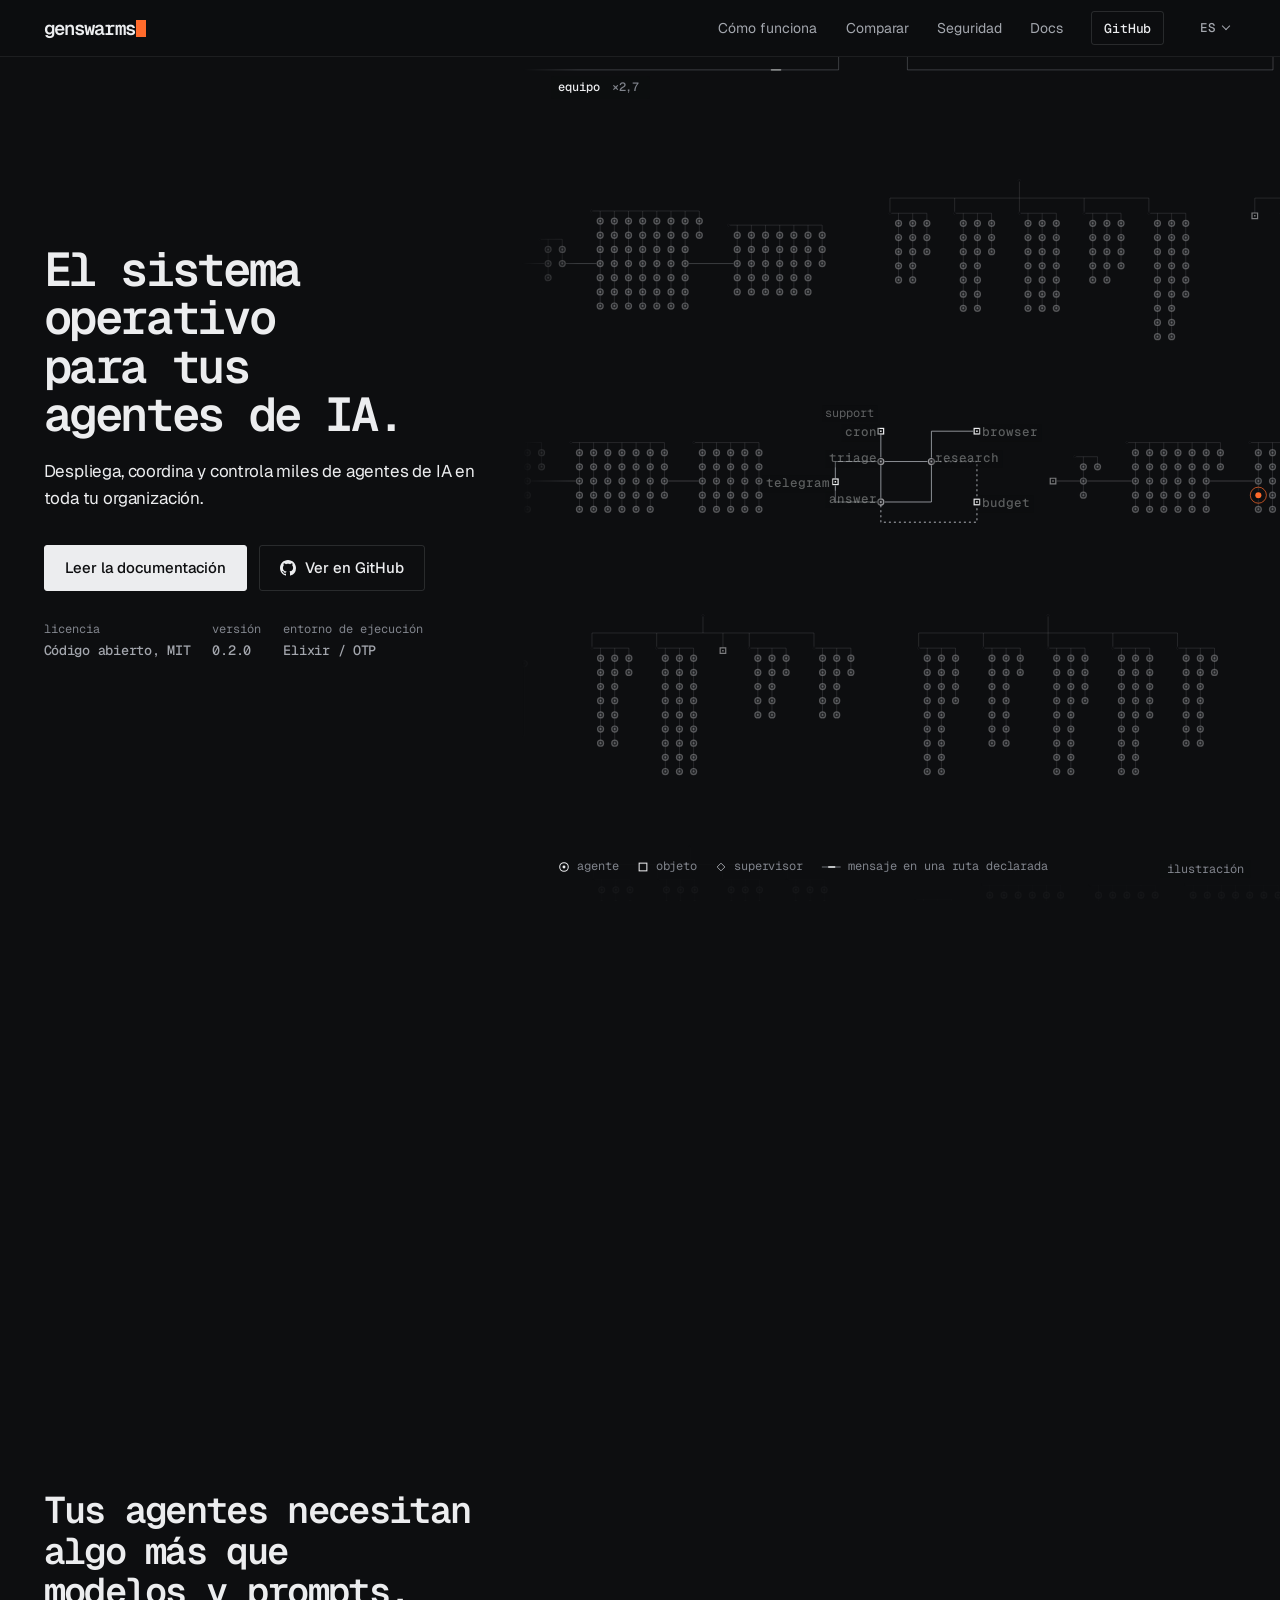
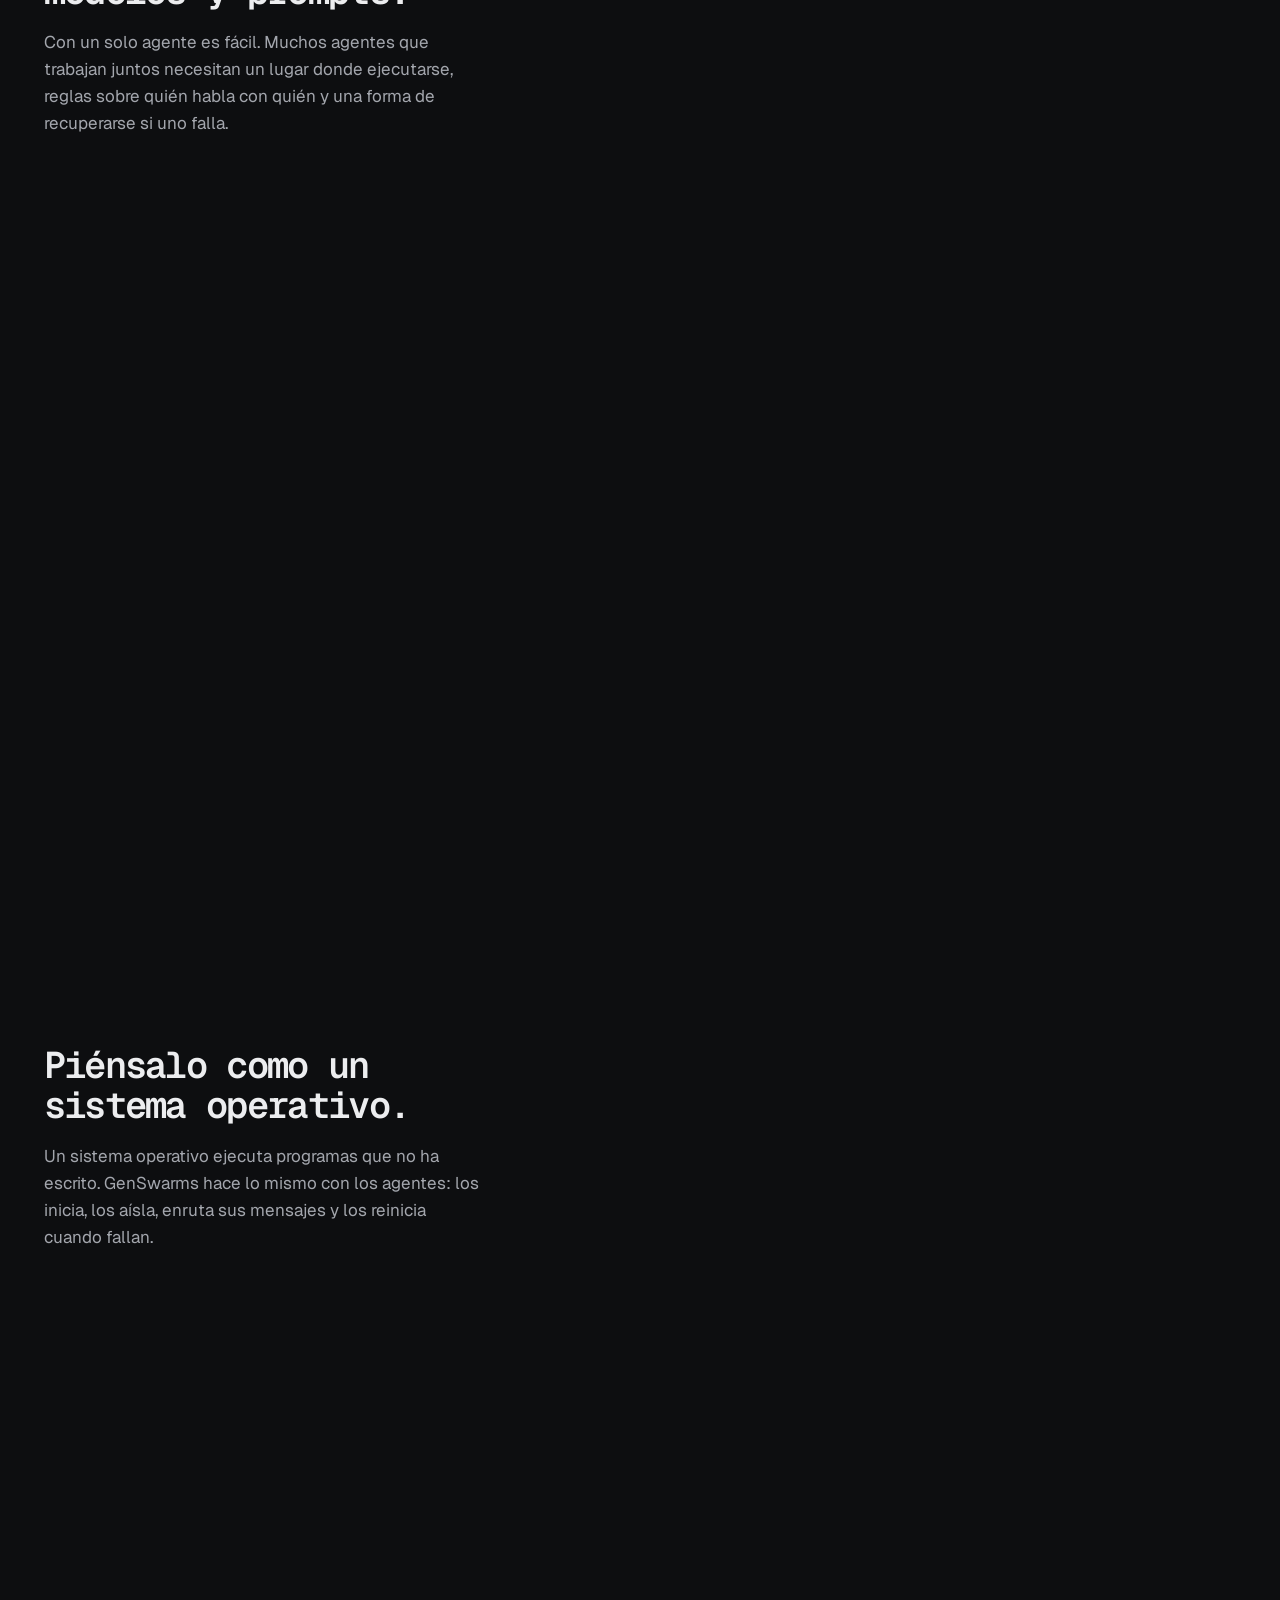
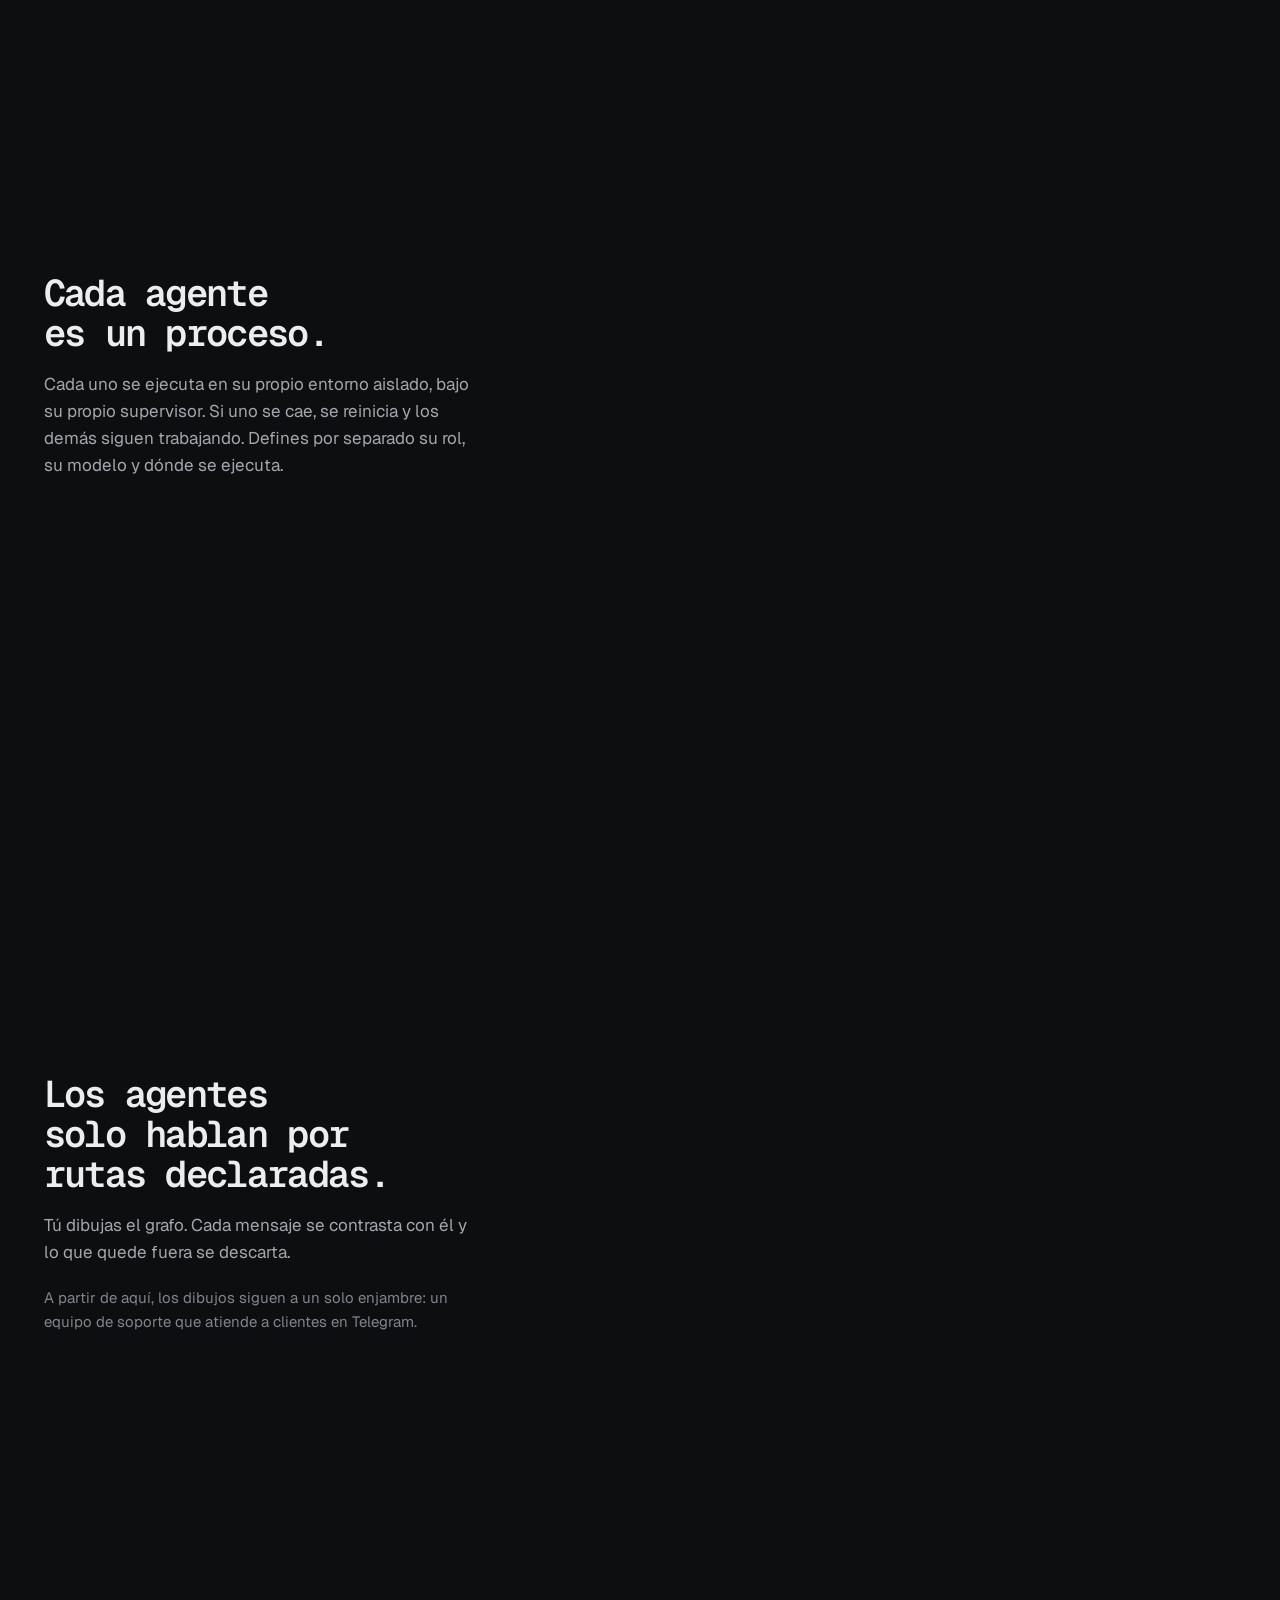
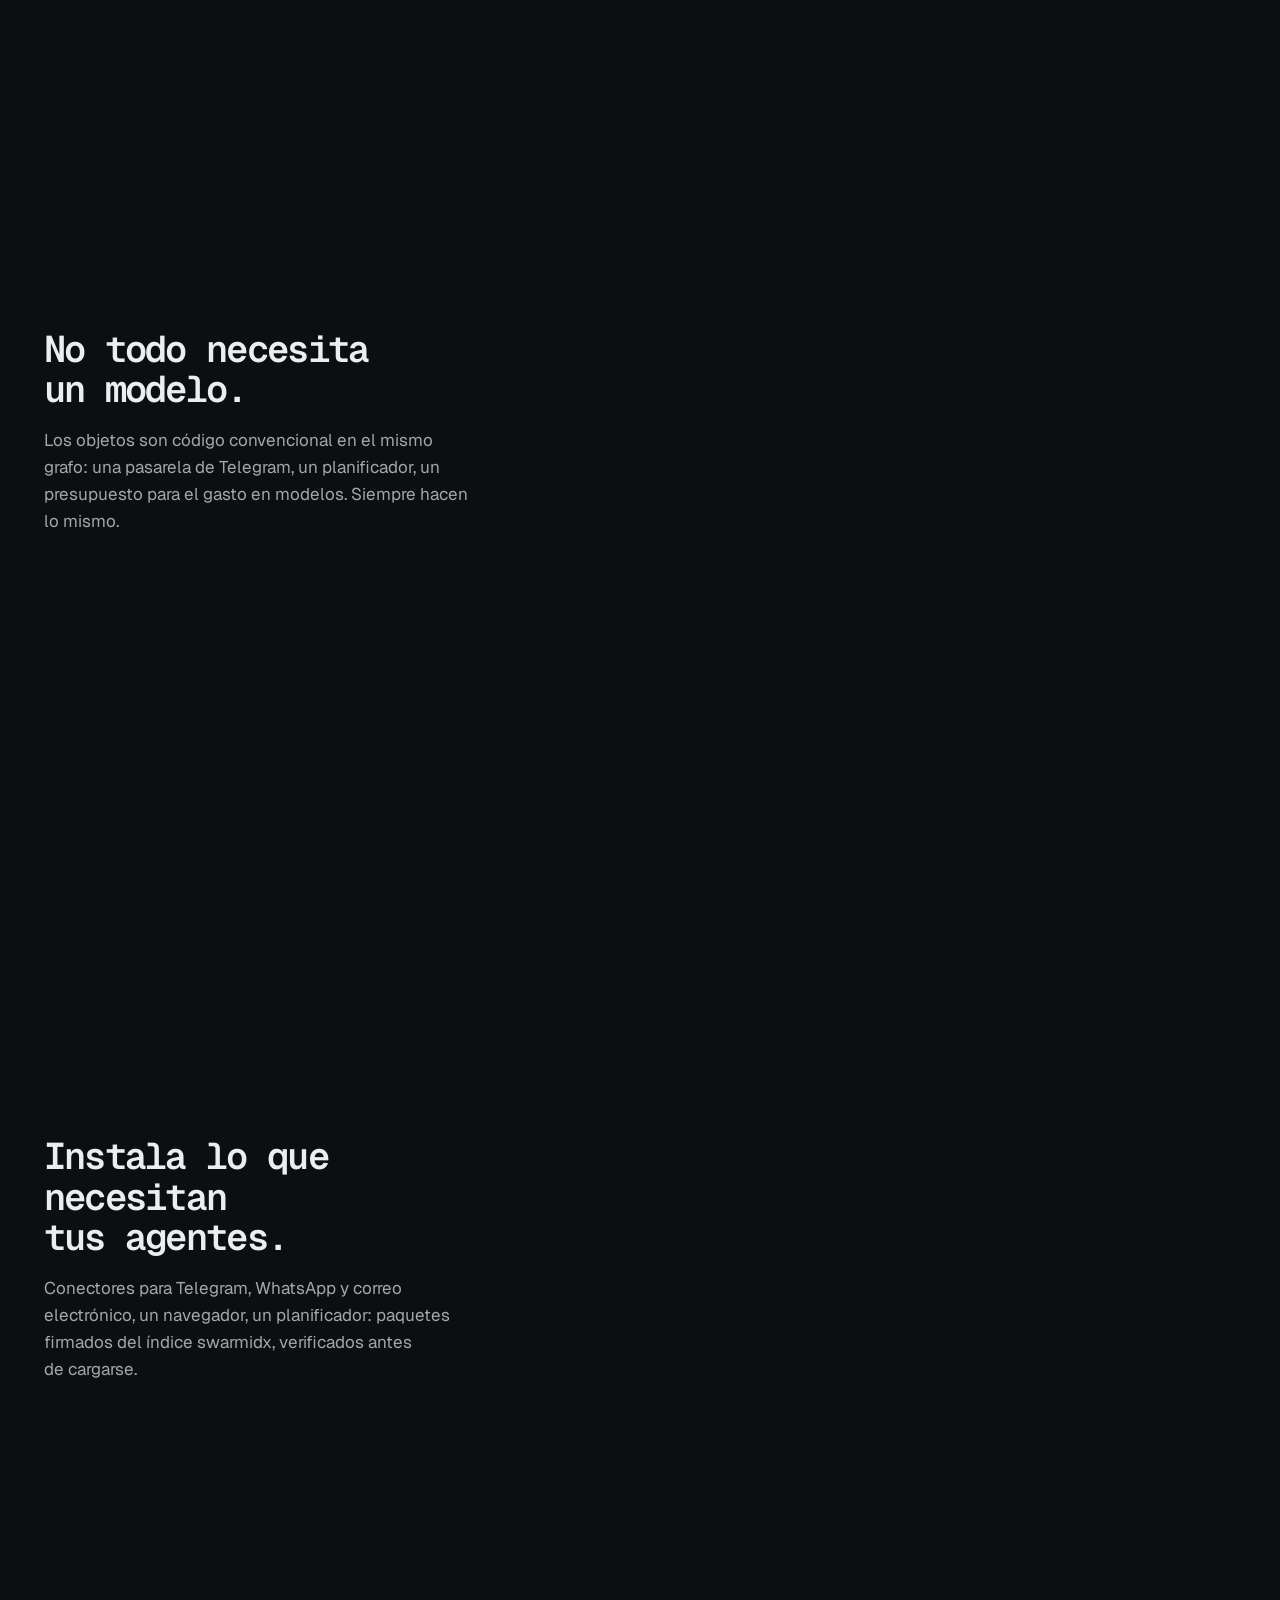
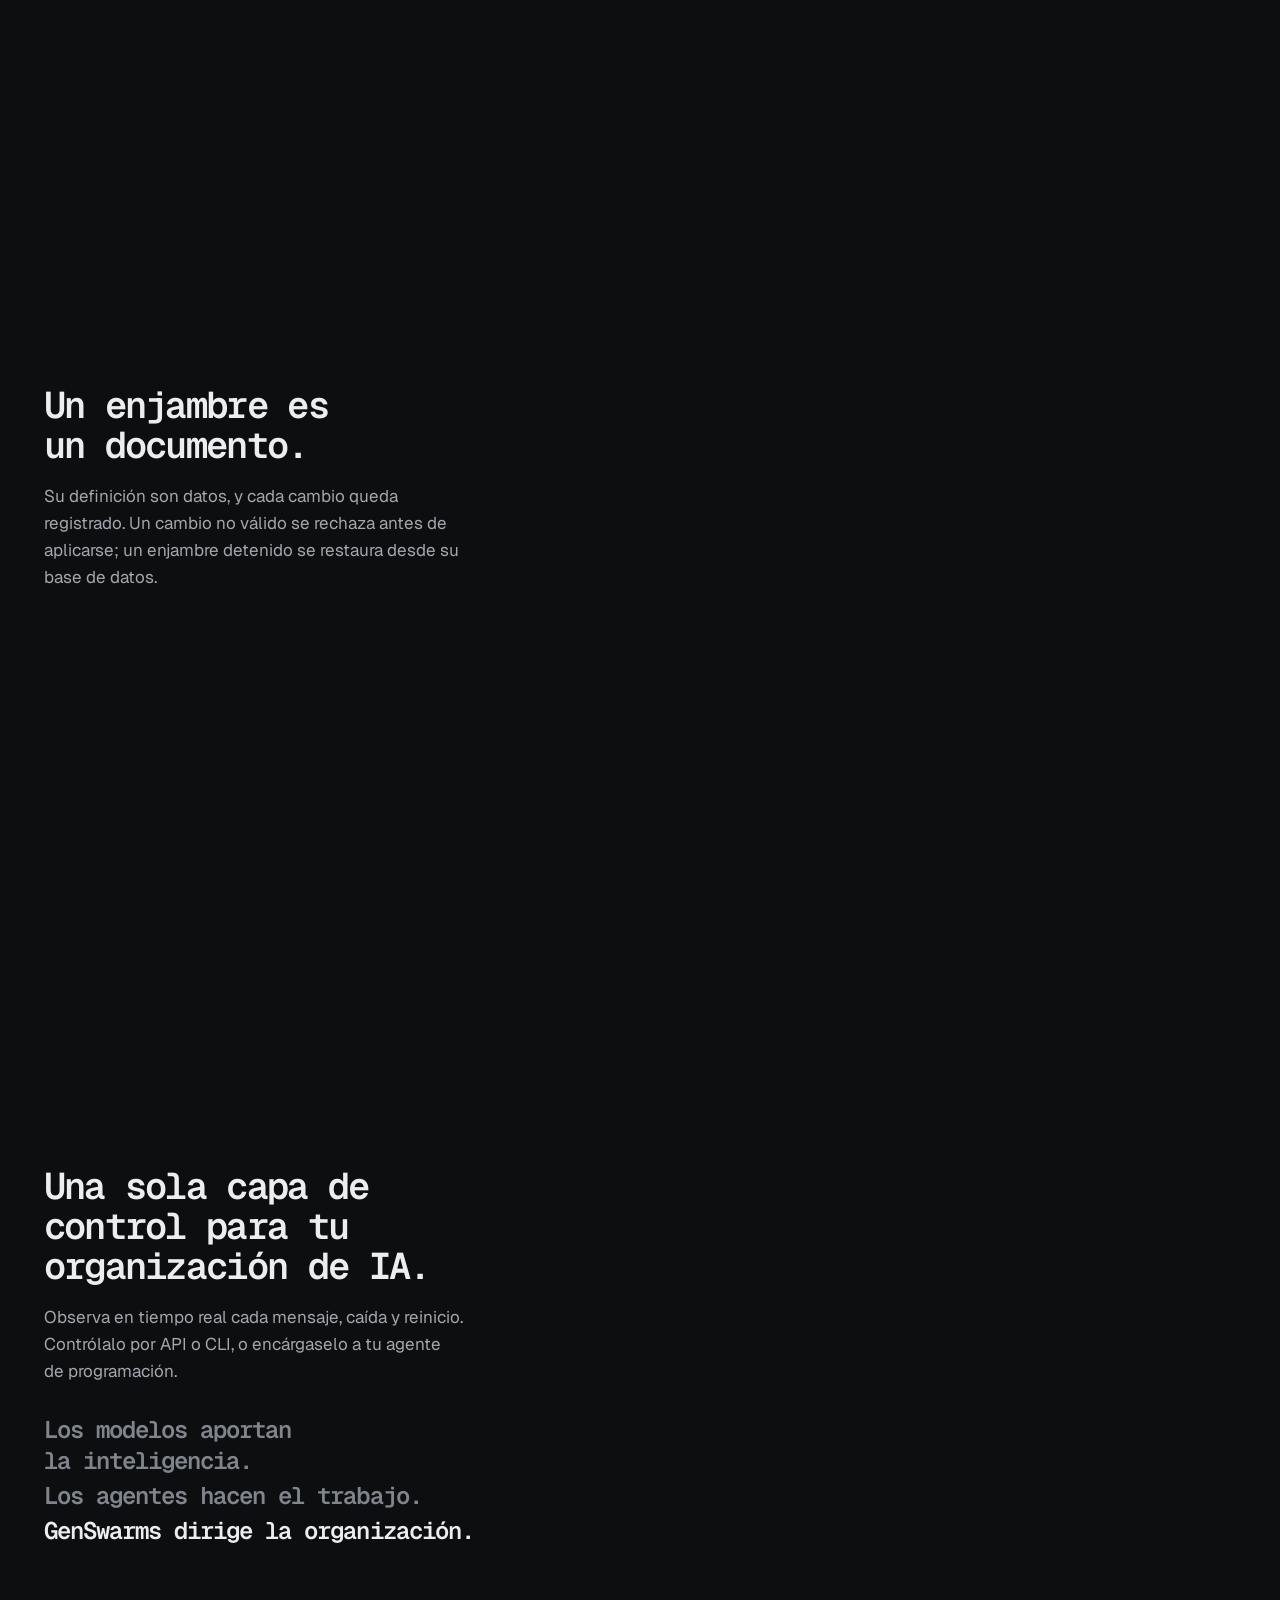
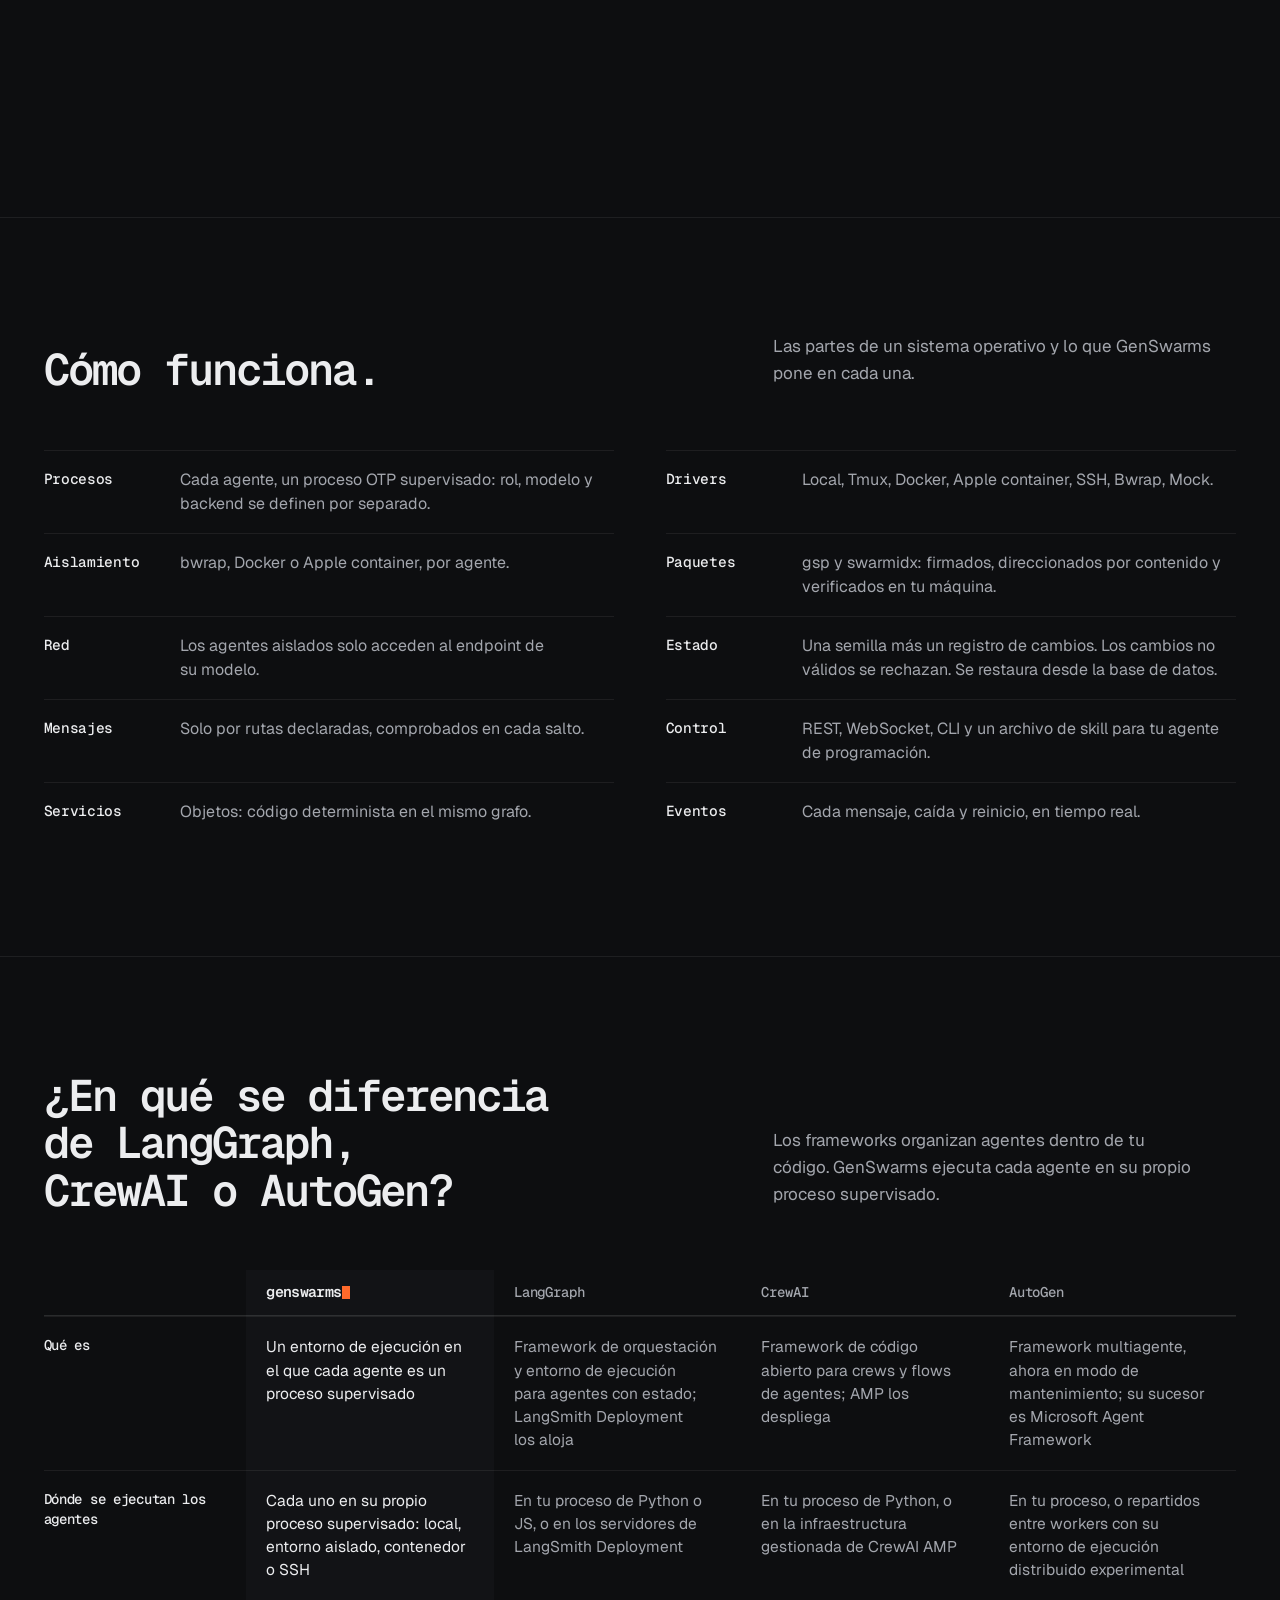
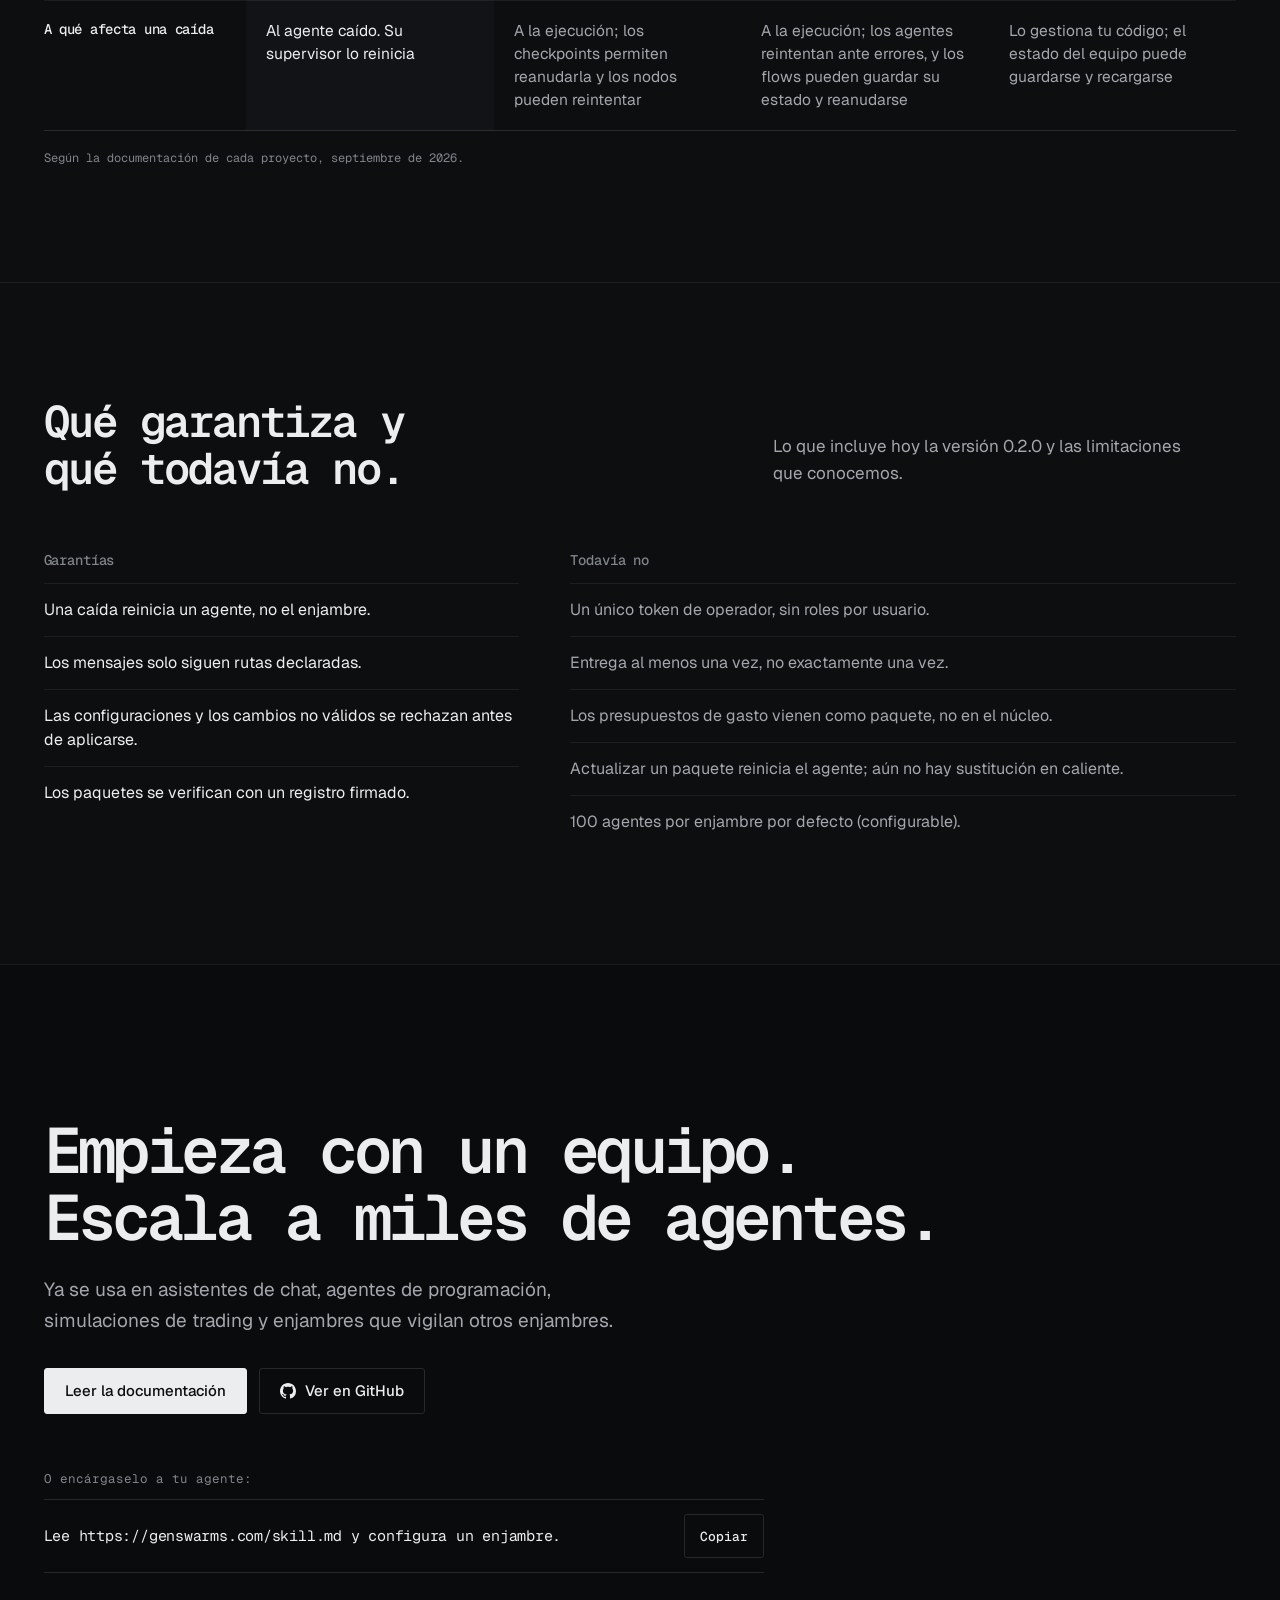
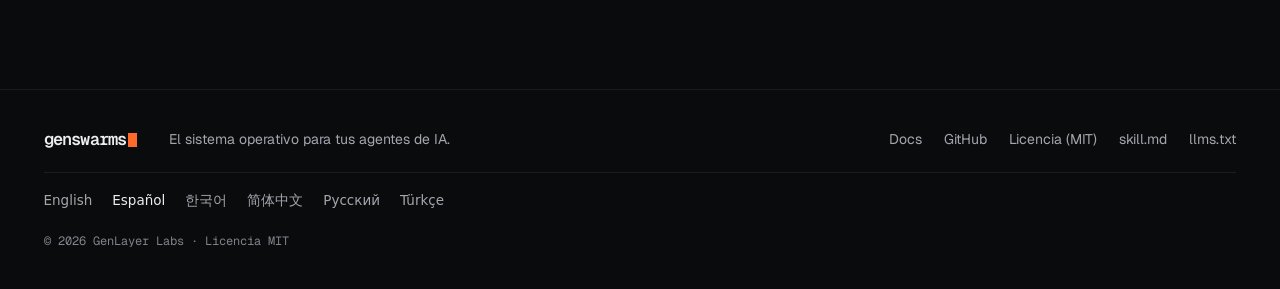
<file: website/es/index.html>
<!doctype html>
<html lang="es">
<head>
<meta charset="utf-8">
<meta name="viewport" content="width=device-width, initial-scale=1">
<title>GenSwarms: el sistema operativo para tus agentes de IA</title>
<meta name="description" content="GenSwarms ejecuta agentes de IA como procesos separados y supervisados, con rutas de mensajes declaradas, API y eventos en vivo. Código abierto, MIT.">
<link rel="canonical" href="https://genswarms.com/es/">
<link rel="alternate" hreflang="en" href="https://genswarms.com/">
<link rel="alternate" hreflang="es" href="https://genswarms.com/es/">
<link rel="alternate" hreflang="ko" href="https://genswarms.com/ko/">
<link rel="alternate" hreflang="zh-Hans" href="https://genswarms.com/zh/">
<link rel="alternate" hreflang="ru" href="https://genswarms.com/ru/">
<link rel="alternate" hreflang="tr" href="https://genswarms.com/tr/">
<link rel="alternate" hreflang="x-default" href="https://genswarms.com/">
<meta http-equiv="content-language" content="es">
<meta name="theme-color" content="#0D0E10">
<meta property="og:type" content="website"><meta property="og:locale" content="es_ES">
<meta property="og:title" content="GenSwarms: el sistema operativo para tus agentes de IA">
<meta property="og:description" content="Despliega, coordina y controla agentes de IA como procesos separados y supervisados.">
<meta property="og:url" content="https://genswarms.com/es/"><meta property="og:image" content="https://genswarms.com/og-es.png">
<meta property="og:image:width" content="1200"><meta property="og:image:height" content="630"><meta property="og:image:alt" content="GenSwarms: el sistema operativo para tus agentes de IA">
<meta name="twitter:card" content="summary_large_image">
<link rel="icon" href="/favicon.svg" type="image/svg+xml"><link rel="icon" href="/favicon-32.png" sizes="32x32"><link rel="apple-touch-icon" href="/apple-touch-icon.png">
<script type="application/ld+json">{"@context":"https://schema.org","@type":"SoftwareApplication","name":"GenSwarms","applicationCategory":"DeveloperApplication","operatingSystem":"Linux, macOS","softwareVersion":"0.2.0","license":"https://opensource.org/licenses/MIT","url":"https://genswarms.com/es/","codeRepository":"https://github.com/genlayerlabs/genswarms","description":"El sistema operativo para tus agentes de IA: ejecuta cada agente como un proceso separado y supervisado, en rutas de mensajes declaradas, con una API REST + WebSocket y un flujo de eventos en tiempo real.","inLanguage":"es","offers":{"@type":"Offer","price":"0","priceCurrency":"USD"},"author":{"@type":"Organization","name":"GenLayer Labs"}}</script>
<link rel="preconnect" href="https://fonts.googleapis.com">
<link rel="preconnect" href="https://fonts.gstatic.com" crossorigin>
<link href="https://fonts.googleapis.com/css2?family=Geist+Mono:wght@400..600&family=Geist:wght@400..600&display=swap" rel="stylesheet" media="print" onload="this.media='all'">
<noscript><link href="https://fonts.googleapis.com/css2?family=Geist+Mono:wght@400..600&family=Geist:wght@400..600&display=swap" rel="stylesheet"></noscript>
<script>(function(){var d=document.documentElement;d.classList.add('js');if(matchMedia('(min-width: 960px) and (min-height: 640px), (orientation: landscape) and (min-width: 640px) and (max-height: 639px)').matches)d.classList.add('cine')})()</script>
<style>
:root{color-scheme:dark;--bg:#0D0E10;--bg-0:#0A0B0C;--bg-1:#121316;--bg-2:#18191D;--hl:rgba(232,234,238,.075);--hl-2:rgba(232,234,238,.13);--hl-3:rgba(232,234,238,.22);--ink:#ECEDEF;--ink-2:#A3A6AD;--ink-3:#80848C;--or:#FF6A2B;--fm:'Geist Mono',ui-monospace,SFMono-Regular,Menlo,monospace;--fs:'Geist',ui-sans-serif,system-ui,-apple-system,'Segoe UI',sans-serif;--fh:var(--fm);--fc:'Geist Mono',ui-monospace,SFMono-Regular,Menlo,monospace;--g:clamp(16px,3.4vw,48px);--nav:56px;--sh:clamp(280px,42vh,440px)}@supports (height:1svh){:root{--sh:clamp(280px,42svh,440px)}}*{box-sizing:border-box}html{-webkit-text-size-adjust:100%;text-size-adjust:100%;scroll-behavior:smooth;scroll-padding-top:calc(var(--nav) + 8px);background:var(--bg)}@media (prefers-reduced-motion:reduce){html{scroll-behavior:auto}}body{margin:0;background:var(--bg);color:var(--ink-2);font:400 17px/1.6 var(--fs);-webkit-font-smoothing:antialiased;text-rendering:optimizeLegibility;overflow-x:hidden;overflow-x:clip}a{color:inherit}:focus-visible{outline:2px solid var(--ink);outline-offset:3px;border-radius:2px}.sr{position:absolute;width:1px;height:1px;overflow:hidden;clip:rect(0 0 0 0);white-space:nowrap}.skip{position:absolute;left:16px;bottom:100%;max-width:calc(100% - 32px);background:var(--ink);color:var(--bg);padding:10px 14px;z-index:100;font-weight:500;border-radius:2px}.skip:focus{bottom:auto;top:12px}h1,h2,h3{font-family:var(--fh);color:var(--ink);margin:0;font-weight:600;text-wrap:balance}p,.gu li,.spec dd,.cmp td,.ro .ln,.ro-in .ln{text-wrap:pretty}@media (max-width:1279px){.pk .ln{margin-bottom:6px;line-height:1.5}.pk .pn{flex-basis:100%}}.wrap{max-width:1280px;margin:0 auto;padding:0 var(--g);position:relative}.brand{display:inline-flex;align-items:center;min-height:44px;font:600 19px/1 var(--fm);letter-spacing:-.045em;color:var(--ink);text-decoration:none;white-space:nowrap}.cur{display:inline-block;width:.52em;height:.86em;background:var(--or);margin-left:.08em;vertical-align:-.1em}.brand .cur{align-self:center;margin-top:.05em}.top{position:sticky;top:0;z-index:20;background:rgba(13,14,16,.9);-webkit-backdrop-filter:blur(10px);backdrop-filter:blur(10px);border-bottom:1px solid var(--hl)}.top-in{height:var(--nav);display:flex;align-items:center;justify-content:space-between;gap:20px}.top nav{display:flex;align-items:center;gap:clamp(12px,2.2vw,30px);font-size:14px}.top nav>a{display:inline-flex;align-items:center;min-height:44px;color:var(--ink-2);text-decoration:none;transition:color .15s;white-space:nowrap}.top nav>a:hover{color:var(--ink)}.top nav .gh{min-height:34px;padding:0 12px;border:1px solid var(--hl-2);border-radius:3px;color:var(--ink);font:500 13px/1 var(--fm);letter-spacing:-.01em}.top nav .gh:hover{border-color:var(--ink-3)}@media (max-width:719px){.top nav>a:not(.gh):not([href="/docs/"]){display:none}}@media (max-width:719px),(pointer:coarse){.top nav .gh{min-height:44px}}.ctas{display:flex;flex-wrap:wrap;gap:12px;margin-top:32px}.btn{display:inline-flex;align-items:center;justify-content:center;gap:9px;min-height:46px;padding:0 20px;font:500 15px/1 var(--fs);text-decoration:none;border-radius:3px;white-space:nowrap;transition:background .15s,border-color .15s,color .15s}.btn svg{width:16px;height:16px;flex:none}.btn-p{background:var(--ink);color:var(--bg);border:1px solid var(--ink)}.btn-p:hover{background:#fff;border-color:#fff}.btn-s{border:1px solid var(--hl-2);color:var(--ink);background:transparent}.btn-s:hover{border-color:var(--ink-3)}.story{position:relative}.stage-col{position:sticky;top:var(--nav);z-index:5;height:var(--sh);background:var(--bg);border-bottom:1px solid var(--hl)}html:not(.js) .stage-col{display:none}html.js:not(.cine) .steps :is(a,button){scroll-margin-top:calc(var(--nav) + var(--sh) + 16px)}.stage{position:relative;height:100%;overflow:hidden}.stage canvas{position:absolute;inset:0;width:100%;height:100%;display:block;-webkit-mask-image:linear-gradient(180deg,#000 calc(100% - 22px),transparent);mask-image:linear-gradient(180deg,#000 calc(100% - 22px),transparent)}.zcap{position:absolute;left:16px;top:12px;padding:3px 7px;margin:-3px -7px;background:rgba(13,14,16,.86);border-radius:3px;display:flex;flex-wrap:wrap;align-items:baseline;gap:2px 12px;font:500 12px/1.4 var(--fm);letter-spacing:-.01em;color:var(--ink);pointer-events:none;max-width:calc(100% - 32px)}.zcap .zf{color:var(--ink-3);font-variant-numeric:tabular-nums;min-width:4.5ch}.zcap .n{color:var(--ink-3);font-weight:400}.zcap .n:empty{display:none}.ill{position:absolute;right:16px;bottom:10px;padding:3px 7px;margin:-3px -7px;background:rgba(13,14,16,.86);border-radius:3px;font:400 12px/1 var(--fm);color:var(--ink-3);pointer-events:none}.ros{display:none}.steps{padding:0 var(--g)}.step{padding:48px 0 56px;min-height:72vh;min-height:72svh}.step.hero{min-height:0;padding-top:28px}.js .step[data-step="1"]{min-height:118vh;min-height:118svh}.js .step:last-child{min-height:88vh;min-height:88svh}html:not(.js) .steps{max-width:1280px;margin:0 auto}html:not(.js) .step{min-height:0;border-top:1px solid var(--hl)}html:not(.js) .step.hero{border-top:0;padding-top:clamp(48px,8vw,112px)}.copy{max-width:36rem}h1{font-size:clamp(34px,9.4vw,72px);line-height:1.02;letter-spacing:-.05em;margin-bottom:20px}.lead{font:400 clamp(18px,2vw,22px)/1.45 var(--fs);color:var(--ink);letter-spacing:-.01em;margin:0;max-width:26em}.facts{display:flex;flex-wrap:wrap;gap:14px 0;margin:32px 0 0;padding:0}.facts div{padding:0 22px 0 0}.facts dt{font:400 12px/1 var(--fm);color:var(--ink-3);margin-bottom:7px}.facts dd{margin:0;white-space:nowrap;font:500 13.5px/1.3 var(--fm);color:var(--ink-2);letter-spacing:-.02em}.step h2{font-size:clamp(27px,7.2vw,42px);line-height:1.08;letter-spacing:-.045em;margin-bottom:18px}.copy p{margin:0 0 14px;font-size:17px;line-height:1.6;max-width:31em}.copy .lead{margin:0}.copy .ex{font-size:15px;color:var(--ink-3);margin-top:20px}.triad{margin-top:28px!important;display:grid;gap:4px}.triad span{display:block;font:600 clamp(18px,4.6vw,24px)/1.3 var(--fh);letter-spacing:-.04em;color:var(--ink-3);text-wrap:balance}.triad span:last-child{color:var(--ink)}.ro,.ro-in{font:400 12.5px/1.75 var(--fm);color:var(--ink-2);letter-spacing:-.01em;min-width:0}.ro-in{margin-top:22px;padding-top:14px;border-top:1px solid var(--hl)}.ro-in+.ro-in{margin-top:14px}.ro .ro-t,.ro-in .ro-t{font:inherit;color:var(--ink-3);margin:0 0 2px;max-width:none}.ro .cap,.ro-in .cap{margin:0 0 6px;font:400 14px/1.5 var(--fs);color:var(--ink-2);letter-spacing:0;max-width:none}.ro .cap b,.ro-in .cap b{font:500 13px/1 var(--fm);color:var(--ink)}.log{margin:0}.kv{display:grid;grid-template-columns:max-content minmax(0,1fr);column-gap:20px}.log.kv .ln{display:contents}.log .ln{display:flex;flex-wrap:wrap;gap:0 12px}.log dt,.log dd{margin:0}.log .k{color:var(--ink-3)}.ev .k{min-width:10.2em}.ar{color:var(--ink-3)}.log .hot,.log .hot .k,.log .hot .e2{color:var(--or)}.tag{color:var(--or);border:1px solid rgba(255,106,43,.45);padding:0 5px;line-height:1.45;font-size:12px;align-self:center;border-radius:2px}.log .dim{color:var(--ink-3)}.st .k{min-width:7.2em}.e2{min-width:9.4em;color:var(--ink-3)}.pk .pn{color:var(--ink)}.pk .dg{color:var(--ink-3)}.pk .vf{color:var(--ink-2)}.legend{display:flex;flex-wrap:wrap;gap:4px 18px;color:var(--ink-3);font-size:12px}.lg{display:inline-flex;align-items:center;gap:7px}.lg svg{height:12px;width:auto;flex:none}.lg .ag-o{fill:none;stroke:var(--ink);stroke-width:1.2}.lg .ag-i{fill:var(--ink)}.lg .ob{fill:none;stroke:var(--ink);stroke-width:1.2}.lg .sp{fill:none;stroke:var(--ink-2);stroke-width:1.1}.lg .e{stroke:var(--ink-3);stroke-width:1}.lg .pu{stroke:var(--ink);stroke-width:1.6;stroke-linecap:round}@media (max-width:519px){.ev .k{min-width:0;flex-basis:100%}.ev .ln{margin-bottom:4px}.st .k{min-width:6.6em}.e2{min-width:0}.kv{column-gap:14px}}@media (min-width:600px){:root{--sh:clamp(300px,46vh,560px)}@supports (height:1svh){:root{--sh:clamp(300px,46svh,560px)}}.js .steps{max-width:44rem;margin:0 auto}.zcap{left:24px;top:16px}.ill{right:24px;bottom:14px}}.cine .story-in{display:grid;grid-template-columns:minmax(0,calc((min(100%,1280px) - 2 * var(--g)) * 5 / 12)) minmax(0,1fr);padding-left:max(var(--g),calc((100% - 1280px) / 2 + var(--g)))}.cine .stage-col{grid-column:2;grid-row:1;position:relative;top:auto;height:auto;border:0;background:none;z-index:auto}.cine .stage{position:sticky;top:var(--nav);height:calc(100vh - var(--nav))}@supports (height:1svh){.cine .stage{height:calc(100svh - var(--nav))}}@property --rb{syntax:'<length>';inherits:true;initial-value:60px}.cine .stage{--rb:60px;transition:--rb .5s ease}.cine .stage canvas{-webkit-mask-image:linear-gradient(90deg,transparent,#000 56px),linear-gradient(0deg,rgba(0,0,0,.1) var(--rb),#000 calc(var(--rb) + 56px));mask-image:linear-gradient(90deg,transparent,#000 56px),linear-gradient(0deg,rgba(0,0,0,.1) var(--rb),#000 calc(var(--rb) + 56px));-webkit-mask-composite:source-in;mask-composite:intersect}.cine .zcap{left:36px;top:22px}.cine .ill{right:36px;bottom:26px}.cine .ros{display:grid;position:absolute;left:36px;right:170px;bottom:24px;pointer-events:none}.cine .ro{grid-area:1/1;align-self:end;opacity:0;visibility:hidden;transition:opacity .35s ease,visibility 0s linear .35s;max-width:560px}.cine .ro.on{opacity:1;visibility:visible;transition:opacity .4s ease .1s,visibility 0s}.cine .ro-in{position:absolute;width:1px;height:1px;overflow:hidden;clip:rect(0 0 0 0);white-space:nowrap;margin:0;padding:0;border:0}.cine .steps{grid-column:1;grid-row:1;padding:0 clamp(28px,3.4vw,56px) 0 0;max-width:none;margin:0}.cine .step{min-height:92vh;display:flex;flex-direction:column;justify-content:center;padding:10vh 0}.cine .step.hero{min-height:calc(100vh - var(--nav));padding:4vh 0 10vh}.cine .step[data-step="1"]{min-height:160vh}.cine .step:last-child{min-height:calc(100vh + 8px)}.cine h1{font-size:clamp(40px,min(4.15vw,8vh),60px)}.cine .step h2{font-size:clamp(28px,min(2.9vw,5.4vh),40px)}@media (max-height:820px){.cine .ro .cap{font-size:13.5px}.cine .ro,.cine .ro-in{font-size:12px;line-height:1.65}}@media (max-height:639px){.cine .ros{display:none}.cine .ro-in{position:static;width:auto;height:auto;overflow:visible;clip:auto;white-space:normal;margin-top:18px;padding-top:12px;border-top:1px solid var(--hl)}.cine .stage{--rb:0px}.cine h1{font-size:clamp(28px,min(4.15vw,9vh),48px);margin-bottom:14px}.cine .step h2{font-size:clamp(22px,min(2.9vw,7vh),34px);margin-bottom:12px}.cine .copy>p{font-size:15.5px;line-height:1.55;margin-bottom:10px}.cine .copy .lead{font-size:clamp(16px,4vh,19px)}.cine .triad{margin-top:16px!important}.cine .triad span{font-size:clamp(16px,4.4vh,20px)}.cine .ctas{margin-top:20px}.cine .facts{margin-top:20px}.cine .step{padding:6vh 0;min-height:100vh}.cine .step.hero{padding:3vh 0 6vh}.cine .zcap{left:24px;top:12px}.cine .ill{right:16px;bottom:12px}@media (max-height:430px){.cine .step{padding:4vh 0}.cine .step h2{font-size:clamp(20px,6.2vh,28px);margin-bottom:10px}.cine .copy>p{font-size:14.5px;line-height:1.5;margin-bottom:8px}.cine .ro-in{margin-top:12px;padding-top:8px}.cine .triad{margin-top:10px!important;gap:2px}.cine .triad span{font-size:clamp(15px,4.2vh,18px)}}}.sec{border-top:1px solid var(--hl)}.sec>.wrap{padding-top:clamp(64px,9vw,120px);padding-bottom:clamp(64px,9vw,120px)}.sec-head{display:grid;gap:14px;margin-bottom:clamp(32px,5vw,56px)}.sec-head h2{font-size:clamp(28px,6.6vw,44px);line-height:1.08;letter-spacing:-.045em;max-width:19em}.sec-head p{margin:0;max-width:32em;font-size:17px}@media (min-width:1000px){.sec-head{grid-template-columns:minmax(0,7fr) minmax(0,5fr);gap:0;align-items:end}.sec-head h2{padding-right:48px}.sec-head p{padding-left:clamp(24px,2.6vw,40px);padding-bottom:6px}}.spec{margin:0;display:grid;column-gap:clamp(32px,4vw,64px)}@media (min-width:1000px){.spec{grid-template-columns:1fr 1fr;grid-auto-flow:column;grid-template-rows:repeat(5,auto)}}.spec .row{display:grid;grid-template-columns:120px minmax(0,1fr);gap:16px;padding:17px 0;border-top:1px solid var(--hl)}.spec dt{font:500 14.5px/1.45 var(--fh);color:var(--ink);letter-spacing:-.02em}.spec dd{margin:0;font-size:16px;line-height:1.5;color:var(--ink-2)}@media (max-width:519px){.spec .row{grid-template-columns:minmax(0,1fr);gap:2px}}.cmp-wrap{min-width:0}.cmp{width:100%;border-collapse:separate;border-spacing:0;font-size:15.5px;line-height:1.5}.cmp th,.cmp td{text-align:left;vertical-align:top;padding:18px 20px;border-top:1px solid var(--hl)}.cmp thead th{border-top:0;padding-top:14px;padding-bottom:14px;font:500 14px/1.2 var(--fm);color:var(--ink-2);letter-spacing:-.01em;border-bottom:1px solid var(--hl-2)}.cmp tbody th{font:500 14px/1.45 var(--fh);color:var(--ink);letter-spacing:-.02em;width:17%;padding-left:0}.cmp td{color:var(--ink-2);width:20.75%}.cmp .gs{background:var(--bg-1);color:var(--ink)}.gs-name{font:600 15px/1 var(--fm);letter-spacing:-.045em;color:var(--ink);white-space:nowrap}.gs-name .cur{width:.5em;height:.85em}.cmp tbody tr:last-child th,.cmp tbody tr:last-child td{border-bottom:1px solid var(--hl-2)}.src{margin:18px 0 0;font:400 12px/1.5 var(--fm);color:var(--ink-3)}@media (max-width:899px){.cmp,.cmp tbody,.cmp tr,.cmp th,.cmp td{display:block;width:auto}.cmp thead{position:absolute;width:1px;height:1px;overflow:hidden;clip:rect(0 0 0 0)}.cmp tr{padding:22px 0 12px;border-top:1px solid var(--hl-2)}.cmp tbody tr:last-child{border-bottom:1px solid var(--hl-2)}.cmp tbody th{border:0;padding:0 0 12px;font-size:15px;width:auto}.cmp td{border:0;padding:9px 0;display:grid;grid-template-columns:92px minmax(0,1fr);gap:14px;font-size:15px}.cmp td::before{content:attr(data-l);font:500 12.5px/1.6 var(--fm);color:var(--ink-3);letter-spacing:-.01em}.cmp td.gs{padding:12px 14px;margin-bottom:6px;border-radius:2px}.cmp td.gs::before{color:var(--ink)}.cmp tbody tr:last-child th,.cmp tbody tr:last-child td{border-bottom:0}}@media (max-width:399px){.cmp td{grid-template-columns:78px minmax(0,1fr);gap:10px}}.gu{display:grid;gap:40px}@media (min-width:1000px){.gu{grid-template-columns:5fr 7fr;gap:clamp(32px,4vw,64px)}}.gu h3{font-size:14px;letter-spacing:-.01em;font-weight:500;color:var(--ink-3);padding:0 0 12px}.gu ul{list-style:none;margin:0;padding:0}.gu li{padding:14px 0;border-top:1px solid var(--hl);font-size:16px;line-height:1.5}.yes li{color:var(--ink)}.not li{color:var(--ink-2)}.close{background:var(--bg-0)}.close>.wrap{padding-top:clamp(80px,12vw,160px);padding-bottom:clamp(72px,9vw,120px)}.close h2{font-size:clamp(34px,5vw,68px);line-height:1.04;letter-spacing:-.055em}.close h2 span{display:block}@media (max-width:759px){.close h2{font-size:clamp(28px,8.2vw,34px)}}.close-p{font-size:clamp(17px,1.6vw,19px);max-width:32em;margin:24px 0 0;color:var(--ink-2)}.handoff{margin-top:56px;max-width:720px}.handoff p{margin:0 0 12px;font:400 12.5px/1.4 var(--fm);color:var(--ink-3)}.cmd{display:flex;align-items:center;gap:16px;padding:14px 0;border-top:1px solid var(--hl-2);border-bottom:1px solid var(--hl-2)}.cmd code{flex:1;min-width:0;font:400 15px/1.5 var(--fm);color:var(--ink);letter-spacing:-.015em;overflow-wrap:break-word}.cmd button{appearance:none;-webkit-appearance:none;flex:none;border:1px solid var(--hl-2);border-radius:3px;background:none;color:var(--ink);font:500 13px/1 var(--fm);min-height:44px;padding:0 14px;min-width:80px;cursor:pointer;transition:border-color .15s;white-space:nowrap}.cmd button:hover{border-color:var(--ink-3)}@media (max-width:519px){.cmd{flex-wrap:wrap;gap:12px}.cmd code{flex-basis:100%;overflow-wrap:anywhere;font-size:14.5px}}.foot{border-top:1px solid var(--hl);background:var(--bg-0);font-size:14px;color:var(--ink-3)}.foot-in{display:flex;flex-wrap:wrap;align-items:center;gap:10px 32px;padding-top:28px;padding-bottom:40px}.foot .brand{font-size:17px}.foot p{margin:0;flex:1;min-width:220px;color:var(--ink-2)}.foot nav{display:flex;flex-wrap:wrap;gap:0 22px}.foot nav a{display:inline-flex;align-items:center;min-height:44px;text-decoration:none;color:var(--ink-2)}.foot nav a:hover{color:var(--ink)}.foot .legal{flex-basis:100%;font:400 12px/1.4 var(--fm);color:var(--ink-3)}@media (prefers-reduced-motion:reduce){*,*::before,*::after{animation:none!important;transition:none!important}}
.lang{position:relative}.lang summary{list-style:none;display:inline-flex;align-items:center;justify-content:center;gap:7px;min-height:44px;min-width:44px;cursor:pointer;color:var(--ink-2);font:500 12.5px/1 var(--fm);letter-spacing:.02em;border-radius:3px}.lang summary::-webkit-details-marker{display:none}.lang summary::after{content:"";width:5px;height:5px;border-right:1.5px solid currentColor;border-bottom:1.5px solid currentColor;transform:translateY(-2px) rotate(45deg)}.lang[open] summary::after{transform:translateY(1px) rotate(-135deg)}.lang summary:hover,.lang[open] summary{color:var(--ink)}.lang ul{position:absolute;right:0;top:100%;z-index:30;list-style:none;margin:6px 0 0;padding:6px;min-width:176px;background:var(--bg-2);border:1px solid var(--hl-2);border-radius:4px;box-shadow:0 16px 40px rgba(0,0,0,.45)}.top nav .lang a{display:flex;align-items:center;min-height:44px;padding:0 12px;border-radius:3px;color:var(--ink-2);font:400 15px/1.2 system-ui,-apple-system,"Segoe UI",Roboto,"Noto Sans","Apple SD Gothic Neo","Noto Sans KR","PingFang SC","Noto Sans SC",sans-serif;text-decoration:none;white-space:nowrap}.top nav .lang a:hover{background:var(--hl);color:var(--ink)}.top nav .lang a[aria-current]{color:var(--ink);font-weight:600}.foot .foot-langs{flex-basis:100%;gap:0 20px;border-top:1px solid var(--hl);padding-top:6px;font-family:system-ui,-apple-system,"Segoe UI",Roboto,"Noto Sans","Apple SD Gothic Neo","Noto Sans KR","PingFang SC","Noto Sans SC",sans-serif}.foot-langs a{font-size:13.5px}.foot-langs a[aria-current]{color:var(--ink)}.langbar{position:fixed;left:0;right:0;bottom:0;z-index:30;padding-bottom:env(safe-area-inset-bottom)!important;border-top:1px solid var(--hl-2,rgba(255,255,255,.14));display:flex;align-items:center;justify-content:center;gap:8px;min-height:44px;padding:0 4px 0 16px;background:var(--ink);color:var(--bg);font:500 15px/1.4 system-ui,-apple-system,"Segoe UI",Roboto,"Noto Sans","Apple SD Gothic Neo","Noto Sans KR","PingFang SC","Noto Sans SC",sans-serif}.langbar p{margin:0;padding:11px 0;min-width:0}.langbar a{font-weight:600;text-decoration:underline;text-decoration-color:var(--or);text-decoration-thickness:2px;text-underline-offset:3px;white-space:nowrap}.langbar button{flex:none;width:44px;height:44px;border:0;border-radius:3px;background:none;color:inherit;font:400 24px/1 system-ui,sans-serif;cursor:pointer}.langbar :focus-visible{outline-color:var(--bg)}@media (max-width:719px){.top nav>a:not(.gh):not([href="/docs/"]){display:none}}@media (max-width:349px){.top nav>a[href="/docs/"]{display:none}}
.cmp th,.cmp td{overflow-wrap:break-word}@media (min-height:640px){.cine h1{font-size:clamp(34px,min(3.7vw,7.4vh),54px)}}
</style>
</head>
<body>
<a class="skip" href="#main">Saltar al contenido</a>
<header class="top"><div class="wrap top-in">
<a class="brand" href="#s0" aria-label="Inicio de GenSwarms">genswarms<span class="cur" aria-hidden="true"></span></a>
<nav aria-label="Principal">
<a href="#how">Cómo funciona</a>
<a href="#compare">Comparar</a>
<a href="#security">Seguridad</a>
<a href="/docs/">Docs</a>
<a class="gh" href="https://github.com/genlayerlabs/genswarms">GitHub</a>
<details class="lang"><summary><span class="sr">Idioma </span>ES</summary><ul><li><a href="/" hreflang="en" lang="en">English</a></li><li><a href="/es/" hreflang="es" lang="es" aria-current="page">Español</a></li><li><a href="/ko/" hreflang="ko" lang="ko">한국어</a></li><li><a href="/zh/" hreflang="zh-Hans" lang="zh-Hans">简体中文</a></li><li><a href="/ru/" hreflang="ru" lang="ru">Русский</a></li><li><a href="/tr/" hreflang="tr" lang="tr">Türkçe</a></li></ul></details>
</nav>
</div></header>
<main id="main">
<section class="story" aria-label="Qué es GenSwarms">
<div class="story-in">
<div class="stage-col"><div class="stage" data-k="0">
<canvas role="img" aria-label="Ilustración: una organización de 36 enjambres y varios miles de agentes. Cada enjambre es una pequeña estructura de agentes (círculos) y objetos (cuadrados) en rutas declaradas, bajo supervisores. Los mensajes circulan por las rutas; de vez en cuando un agente se cae y su supervisor lo reinicia."></canvas>
<div class="zcap" aria-hidden="true"><span class="lv">organización</span><span class="zf"></span><span class="n"></span></div>
<div class="ros" aria-hidden="true"><div class="ro legend" data-at="0"><span class="lg"><svg viewBox="0 0 14 14" aria-hidden="true"><circle cx="7" cy="7" r="5" class="ag-o"/><circle cx="7" cy="7" r="1.7" class="ag-i"/></svg>agente</span><span class="lg"><svg viewBox="0 0 14 14" aria-hidden="true"><rect x="2.5" y="2.5" width="9" height="9" class="ob"/></svg>objeto</span><span class="lg"><svg viewBox="0 0 14 14" aria-hidden="true"><path d="M7 2.5L11.5 7 7 11.5 2.5 7z" class="sp"/></svg>supervisor</span><span class="lg"><svg viewBox="0 0 24 14" aria-hidden="true"><path d="M1 7H23" class="e"/><path d="M9 7H16" class="pu"/></svg>mensaje en una ruta declarada</span></div><div class="ro" data-at="2"><p class="cap">Un agente: un modelo, un prompt y herramientas.</p><dl class="log kv"><div class="ln"><dt class="k">modelo</dt><dd>decide el siguiente paso</dd></div><div class="ln"><dt class="k">prompt</dt><dd>dice cuál es la tarea</dd></div><div class="ln"><dt class="k">herramientas</dt><dd>hacen el trabajo</dd></div></dl></div><div class="ro" data-at="3"><p class="cap">Doce agentes, cada uno conectado a mano con los demás.</p><dl class="log kv"><div class="ln"><dt class="k">quién habla con quién</dt><dd>escrito en cada agente</dd></div><div class="ln"><dt class="k">dónde se ejecuta</dt><dd>donde se haya iniciado</dd></div><div class="ln"><dt class="k">si uno falla</dt><dd>nada lo reinicia</dd></div></dl></div><div class="ro" data-at="4"><dl class="log kv"><div class="ln"><dt class="k">inicia</dt><dd>cada agente como un proceso propio</dd></div><div class="ln"><dt class="k">aísla</dt><dd>cada uno en su propio entorno aislado</dd></div><div class="ln"><dt class="k">enruta</dt><dd>los mensajes, solo por rutas declaradas</dd></div><div class="ln"><dt class="k">reinicia</dt><dd>un agente que falla, mediante su supervisor</dd></div></dl></div><div class="ro" data-at="5"><p class="ro-t">eventos (ilustración)</p><dl class="log kv"><div class="ln hot"><dt class="k">agente 10</dt><dd>caído</dd></div><div class="ln"><dt class="k">agente 10</dt><dd>reiniciado por su supervisor</dd></div><div class="ln dim"><dt class="k">otros 11</dt><dd>en ejecución</dd></div></dl></div><div class="ro" data-at="6"><p class="ro-t">eventos (ilustración)</p><div class="log ev"><div class="ln"><span class="k">message_routed</span><span>telegram <span class="ar">→</span> triage</span></div><div class="ln"><span class="k">message_routed</span><span>triage <span class="ar">→</span> research</span></div><div class="ln hot"><span class="k">invalid_route</span><span>research <span class="ar">→</span> telegram</span><span class="tag">descartado</span></div><div class="ln"><span class="k">message_routed</span><span>research <span class="ar">→</span> answer</span></div></div></div><div class="ro" data-at="7"><p class="cap">Los objetos son código convencional en el grafo. Answer y research llaman al modelo a través de <b>budget</b>.</p><dl class="log kv"><div class="ln"><dt class="k">agentes</dt><dd>triage, research, answer: usan un modelo</dd></div><div class="ln"><dt class="k">objetos</dt><dd>telegram, cron, browser, budget: código convencional</dd></div></dl></div><div class="ro" data-at="8"><p class="ro-t">paquetes · swarmidx (ilustración)</p><div class="log pk"><div class="ln"><span class="pn">genlayerlabs/genswarms-telegram@0.6.6</span><span class="dg">sha256:9f2c…</span><span class="vf">verificado</span></div><div class="ln"><span class="pn">genlayerlabs/cron@0.2.8</span><span class="dg">sha256:4be1…</span><span class="vf">verificado</span></div><div class="ln"><span class="pn">genlayerlabs/browser@0.2.4</span><span class="dg">sha256:51d3…</span><span class="vf">verificado</span></div><div class="ln"><span class="pn">genlayerlabs/genswarms-llm-proxy@0.4.2</span><span class="dg">sha256:c07a…</span><span class="vf">verificado</span></div></div></div><div class="ro" data-at="9"><p class="cap">Los cambios rechazados nunca se registran. Un enjambre detenido se restaura desde su base de datos: primero la semilla y luego los cambios registrados, en orden.</p><dl class="log kv"><div class="ln"><dt class="k">restauración</dt><dd>semilla, luego cambios 1, 2, 3</dd></div></dl></div><div class="ro" data-at="10"><p class="ro-t">un solo flujo de eventos (ilustración)</p><div class="log st"><div class="ln"><span class="k">support</span><span class="e2">message_routed</span><span>triage → answer</span></div><div class="ln"><span class="k">observer</span><span class="e2">message_routed</span><span>watch → report</span></div><div class="ln hot"><span class="k">trading sim</span><span class="e2">restart</span><span>agente 3</span></div><div class="ln"><span class="k">coding</span><span class="e2">output</span><span>agente 2</span></div></div></div></div>
<div class="ill" aria-hidden="true">ilustración</div>
</div></div>
<div class="steps">
<article class="step hero" id="s0" data-step="0" data-k="0">
<div class="copy hero-copy">
<h1>El sistema operativo para tus agentes de&nbsp;IA.</h1>
<p class="lead">Despliega, coordina y controla miles de agentes de IA en toda tu organización.</p>
<div class="ctas"><a class="btn btn-p" href="/docs/">Leer la documentación</a><a class="btn btn-s" href="https://github.com/genlayerlabs/genswarms"><svg viewBox="0 0 16 16" aria-hidden="true"><path fill="currentColor" d="M8 0C3.58 0 0 3.58 0 8c0 3.54 2.29 6.53 5.47 7.59.4.07.55-.17.55-.38 0-.19-.01-.82-.01-1.49-2.01.37-2.53-.49-2.69-.94-.09-.23-.48-.94-.82-1.13-.28-.15-.68-.52-.01-.53.63-.01 1.08.58 1.23.82.72 1.21 1.87.87 2.33.66.07-.52.28-.87.51-1.07-1.78-.2-3.64-.89-3.64-3.95 0-.87.31-1.59.82-2.15-.08-.2-.36-1.02.08-2.12 0 0 .67-.21 2.2.82.64-.18 1.32-.27 2-.27.68 0 1.36.09 2 .27 1.53-1.04 2.2-.82 2.2-.82.44 1.1.16 1.92.08 2.12.51.56.82 1.27.82 2.15 0 3.07-1.87 3.75-3.65 3.95.29.25.54.73.54 1.48 0 1.07-.01 1.93-.01 2.2 0 .21.15.46.55.38A8.013 8.013 0 0016 8c0-4.42-3.58-8-8-8z"/></svg>Ver en GitHub</a></div>
<dl class="facts"><div><dt>licencia</dt><dd>Código abierto, MIT</dd></div><div><dt>versión</dt><dd>0.2.0</dd></div><div><dt>entorno de ejecución</dt><dd>Elixir / OTP</dd></div></dl>
</div>
</article>
<article class="step" id="s1" data-step="1" data-k="2 3">
<div class="copy">
<h2>Tus agentes necesitan algo más que modelos y prompts.</h2>
<p>Con un solo agente es fácil. Muchos agentes que trabajan juntos necesitan un lugar donde ejecutarse, reglas sobre quién habla con quién y una forma de recuperarse si uno falla.</p>
<div class="ro-in" data-at="2"><p class="cap">Un agente: un modelo, un prompt y herramientas.</p><dl class="log kv"><div class="ln"><dt class="k">modelo</dt><dd>decide el siguiente paso</dd></div><div class="ln"><dt class="k">prompt</dt><dd>dice cuál es la tarea</dd></div><div class="ln"><dt class="k">herramientas</dt><dd>hacen el trabajo</dd></div></dl></div><div class="ro-in" data-at="3"><p class="cap">Doce agentes, cada uno conectado a mano con los demás.</p><dl class="log kv"><div class="ln"><dt class="k">quién habla con quién</dt><dd>escrito en cada agente</dd></div><div class="ln"><dt class="k">dónde se ejecuta</dt><dd>donde se haya iniciado</dd></div><div class="ln"><dt class="k">si uno falla</dt><dd>nada lo reinicia</dd></div></dl></div>
</div>
</article>
<article class="step" id="s2" data-step="2" data-k="4">
<div class="copy">
<h2>Piénsalo como un sistema operativo.</h2>
<p>Un sistema operativo ejecuta programas que no ha escrito. GenSwarms hace lo mismo con los agentes: los inicia, los aísla, enruta sus mensajes y los reinicia cuando fallan.</p>
<div class="ro-in" data-at="4"><dl class="log kv"><div class="ln"><dt class="k">inicia</dt><dd>cada agente como un proceso propio</dd></div><div class="ln"><dt class="k">aísla</dt><dd>cada uno en su propio entorno aislado</dd></div><div class="ln"><dt class="k">enruta</dt><dd>los mensajes, solo por rutas declaradas</dd></div><div class="ln"><dt class="k">reinicia</dt><dd>un agente que falla, mediante su supervisor</dd></div></dl></div>
</div>
</article>
<article class="step" id="s3" data-step="3" data-k="5">
<div class="copy">
<h2>Cada agente es un proceso.</h2>
<p>Cada uno se ejecuta en su propio entorno aislado, bajo su propio supervisor. Si uno se cae, se reinicia y los demás siguen trabajando. Defines por separado su rol, su modelo y dónde se ejecuta.</p>
<div class="ro-in" data-at="5"><p class="ro-t">eventos (ilustración)</p><dl class="log kv"><div class="ln hot"><dt class="k">agente 10</dt><dd>caído</dd></div><div class="ln"><dt class="k">agente 10</dt><dd>reiniciado por su supervisor</dd></div><div class="ln dim"><dt class="k">otros 11</dt><dd>en ejecución</dd></div></dl></div>
</div>
</article>
<article class="step" id="s4" data-step="4" data-k="6">
<div class="copy">
<h2>Los agentes solo hablan por rutas declaradas.</h2>
<p>Tú dibujas el grafo. Cada mensaje se contrasta con él y lo que quede fuera se descarta.</p>
<p class="ex">A partir de aquí, los dibujos siguen a un solo enjambre: un equipo de soporte que atiende a clientes en Telegram.</p>
<div class="ro-in" data-at="6"><p class="ro-t">eventos (ilustración)</p><div class="log ev"><div class="ln"><span class="k">message_routed</span><span>telegram <span class="ar">→</span> triage</span></div><div class="ln"><span class="k">message_routed</span><span>triage <span class="ar">→</span> research</span></div><div class="ln hot"><span class="k">invalid_route</span><span>research <span class="ar">→</span> telegram</span><span class="tag">descartado</span></div><div class="ln"><span class="k">message_routed</span><span>research <span class="ar">→</span> answer</span></div></div></div>
</div>
</article>
<article class="step" id="s5" data-step="5" data-k="7">
<div class="copy">
<h2>No todo necesita un modelo.</h2>
<p>Los objetos son código convencional en el mismo grafo: una pasarela de Telegram, un planificador, un presupuesto para el gasto en modelos. Siempre hacen lo mismo.</p>
<div class="ro-in" data-at="7"><p class="cap">Los objetos son código convencional en el grafo. Answer y research llaman al modelo a través de <b>budget</b>.</p><dl class="log kv"><div class="ln"><dt class="k">agentes</dt><dd>triage, research, answer: usan un modelo</dd></div><div class="ln"><dt class="k">objetos</dt><dd>telegram, cron, browser, budget: código convencional</dd></div></dl></div>
</div>
</article>
<article class="step" id="s6" data-step="6" data-k="8">
<div class="copy">
<h2>Instala lo&nbsp;que necesitan tus&nbsp;agentes.</h2>
<p>Conectores para Telegram, WhatsApp y correo electrónico, un navegador, un planificador: paquetes firmados del índice swarmidx, verificados antes de cargarse.</p>
<div class="ro-in" data-at="8"><p class="ro-t">paquetes · swarmidx (ilustración)</p><div class="log pk"><div class="ln"><span class="pn">genlayerlabs/genswarms-telegram@0.6.6</span><span class="dg">sha256:9f2c…</span><span class="vf">verificado</span></div><div class="ln"><span class="pn">genlayerlabs/cron@0.2.8</span><span class="dg">sha256:4be1…</span><span class="vf">verificado</span></div><div class="ln"><span class="pn">genlayerlabs/browser@0.2.4</span><span class="dg">sha256:51d3…</span><span class="vf">verificado</span></div><div class="ln"><span class="pn">genlayerlabs/genswarms-llm-proxy@0.4.2</span><span class="dg">sha256:c07a…</span><span class="vf">verificado</span></div></div></div>
</div>
</article>
<article class="step" id="s7" data-step="7" data-k="9">
<div class="copy">
<h2>Un enjambre es un documento.</h2>
<p>Su definición son datos, y cada cambio queda registrado. Un cambio no válido se rechaza antes de aplicarse; un enjambre detenido se restaura desde su base de datos.</p>
<div class="ro-in" data-at="9"><p class="cap">Los cambios rechazados nunca se registran. Un enjambre detenido se restaura desde su base de datos: primero la semilla y luego los cambios registrados, en orden.</p><dl class="log kv"><div class="ln"><dt class="k">restauración</dt><dd>semilla, luego cambios 1, 2, 3</dd></div></dl></div>
</div>
</article>
<article class="step" id="s8" data-step="8" data-k="10">
<div class="copy">
<h2>Una sola capa de control para tu organización de IA.</h2>
<p>Observa en tiempo real cada mensaje, caída y reinicio. Contrólalo por API o CLI, o encárgaselo a tu agente de programación.</p>
<p class="triad"><span>Los modelos aportan la&nbsp;inteligencia.</span> <span>Los agentes hacen el&nbsp;trabajo.</span> <span>GenSwarms dirige la&nbsp;organización.</span></p>
<div class="ro-in" data-at="10"><p class="ro-t">un solo flujo de eventos (ilustración)</p><div class="log st"><div class="ln"><span class="k">support</span><span class="e2">message_routed</span><span>triage → answer</span></div><div class="ln"><span class="k">observer</span><span class="e2">message_routed</span><span>watch → report</span></div><div class="ln hot"><span class="k">trading sim</span><span class="e2">restart</span><span>agente 3</span></div><div class="ln"><span class="k">coding</span><span class="e2">output</span><span>agente 2</span></div></div></div>
</div>
</article>
</div>
</div>
</section>
<section class="sec" id="how" aria-labelledby="how-h">
<div class="wrap">
<div class="sec-head"><h2 id="how-h">Cómo funciona.</h2><p>Las partes de un sistema operativo y lo que GenSwarms pone en cada una.</p></div>
<dl class="spec"><div class="row"><dt>Procesos</dt><dd>Cada agente, un proceso OTP supervisado: rol, modelo y backend se definen por separado.</dd></div><div class="row"><dt>Aislamiento</dt><dd>bwrap, Docker o Apple container, por agente.</dd></div><div class="row"><dt>Red</dt><dd>Los agentes aislados solo acceden al endpoint de su modelo.</dd></div><div class="row"><dt>Mensajes</dt><dd>Solo por rutas declaradas, comprobados en cada salto.</dd></div><div class="row"><dt>Servicios</dt><dd>Objetos: código determinista en el mismo grafo.</dd></div><div class="row"><dt>Drivers</dt><dd>Local, Tmux, Docker, Apple container, SSH, Bwrap, Mock.</dd></div><div class="row"><dt>Paquetes</dt><dd>gsp y swarmidx: firmados, direccionados por contenido y verificados en tu máquina.</dd></div><div class="row"><dt>Estado</dt><dd>Una semilla más un registro de cambios. Los cambios no válidos se rechazan. Se restaura desde la base de datos.</dd></div><div class="row"><dt>Control</dt><dd>REST, WebSocket, CLI y un archivo de skill para tu agente de programación.</dd></div><div class="row"><dt>Eventos</dt><dd>Cada mensaje, caída y reinicio, en tiempo real.</dd></div></dl>
</div>
</section>
<section class="sec" id="compare" aria-labelledby="cmp-h">
<div class="wrap">
<div class="sec-head"><h2 id="cmp-h">¿En qué se diferencia de LangGraph, CrewAI o AutoGen?</h2><p>Los frameworks organizan agentes dentro de tu código. GenSwarms ejecuta cada agente en su propio proceso supervisado.</p></div>
<div class="cmp-wrap"><table class="cmp">
<caption class="sr">GenSwarms comparado con LangGraph, CrewAI y AutoGen</caption>
<thead><tr><th scope="col"><span class="sr">Pregunta</span></th><th scope="col" class="gs"><span class="gs-name">genswarms<span class="cur" aria-hidden="true"></span></span></th><th scope="col">LangGraph</th><th scope="col">CrewAI</th><th scope="col">AutoGen</th></tr></thead>
<tbody>
<tr><th scope="row">Qué es</th><td class="gs" data-l="GenSwarms">Un entorno de ejecución en el que cada agente es un proceso supervisado</td><td data-l="LangGraph">Framework de orquestación y entorno de ejecución para agentes con estado; LangSmith Deployment los aloja</td><td data-l="CrewAI">Framework de código abierto para crews y flows de agentes; AMP los despliega</td><td data-l="AutoGen">Framework multiagente, ahora en modo de mantenimiento; su sucesor es Microsoft Agent Framework</td></tr>
<tr><th scope="row">Dónde se ejecutan los agentes</th><td class="gs" data-l="GenSwarms">Cada uno en su propio proceso supervisado: local, entorno aislado, contenedor o SSH</td><td data-l="LangGraph">En tu proceso de Python o JS, o en los servidores de LangSmith Deployment</td><td data-l="CrewAI">En tu proceso de Python, o en la infraestructura gestionada de CrewAI AMP</td><td data-l="AutoGen">En tu proceso, o repartidos entre workers con su entorno de ejecución distribuido experimental</td></tr>
<tr><th scope="row">A qué afecta una caída</th><td class="gs" data-l="GenSwarms">Al agente caído. Su supervisor lo reinicia</td><td data-l="LangGraph">A la ejecución; los checkpoints permiten reanudarla y los nodos pueden reintentar</td><td data-l="CrewAI">A la ejecución; los agentes reintentan ante errores, y los flows pueden guardar su estado y reanudarse</td><td data-l="AutoGen">Lo gestiona tu código; el estado del equipo puede guardarse y recargarse</td></tr>
</tbody></table></div>
<p class="src">Según la documentación de cada proyecto, septiembre de 2026.</p>
</div>
</section>
<section class="sec" id="security" aria-labelledby="sec-h">
<div class="wrap">
<div class="sec-head"><h2 id="sec-h">Qué garantiza y qué todavía no.</h2><p>Lo que incluye hoy la versión 0.2.0 y las limitaciones que conocemos.</p></div>
<div class="gu">
<div class="gu-col yes"><h3>Garantías</h3><ul><li>Una caída reinicia un agente, no el enjambre.</li><li>Los mensajes solo siguen rutas declaradas.</li><li>Las configuraciones y los cambios no válidos se rechazan antes de aplicarse.</li><li>Los paquetes se verifican con un registro firmado.</li></ul></div>
<div class="gu-col not"><h3>Todavía no</h3><ul><li>Un único token de operador, sin roles por usuario.</li><li>Entrega al menos una vez, no exactamente una&nbsp;vez.</li><li>Los presupuestos de gasto vienen como paquete, no en el núcleo.</li><li>Actualizar un paquete reinicia el agente; aún no hay sustitución en caliente.</li><li>100 agentes por enjambre por defecto (configurable).</li></ul></div>
</div>
</div>
</section>
<section class="sec close" id="start" aria-labelledby="close-h">
<div class="wrap">
<h2 id="close-h"><span>Empieza con un equipo.</span> <span>Escala a miles de agentes.</span></h2>
<p class="close-p">Ya se usa en asistentes de chat, agentes de programación, simulaciones de trading y enjambres que vigilan otros enjambres.</p>
<div class="ctas"><a class="btn btn-p" href="/docs/">Leer la documentación</a><a class="btn btn-s" href="https://github.com/genlayerlabs/genswarms"><svg viewBox="0 0 16 16" aria-hidden="true"><path fill="currentColor" d="M8 0C3.58 0 0 3.58 0 8c0 3.54 2.29 6.53 5.47 7.59.4.07.55-.17.55-.38 0-.19-.01-.82-.01-1.49-2.01.37-2.53-.49-2.69-.94-.09-.23-.48-.94-.82-1.13-.28-.15-.68-.52-.01-.53.63-.01 1.08.58 1.23.82.72 1.21 1.87.87 2.33.66.07-.52.28-.87.51-1.07-1.78-.2-3.64-.89-3.64-3.95 0-.87.31-1.59.82-2.15-.08-.2-.36-1.02.08-2.12 0 0 .67-.21 2.2.82.64-.18 1.32-.27 2-.27.68 0 1.36.09 2 .27 1.53-1.04 2.2-.82 2.2-.82.44 1.1.16 1.92.08 2.12.51.56.82 1.27.82 2.15 0 3.07-1.87 3.75-3.65 3.95.29.25.54.73.54 1.48 0 1.07-.01 1.93-.01 2.2 0 .21.15.46.55.38A8.013 8.013 0 0016 8c0-4.42-3.58-8-8-8z"/></svg>Ver en GitHub</a></div>
<div class="handoff">
<p id="handoff-l">O encárgaselo a tu agente:</p>
<div class="cmd"><code id="prompt">Lee https://genswarms.com/skill.md y configura un enjambre.</code><button type="button" id="copy" aria-describedby="handoff-l" data-idle="Copiar" data-copied="Copiado" data-fallback="Seleccionado">Copiar</button></div>
</div>
</div>
</section>
</main>
<footer class="foot"><div class="wrap foot-in">
<a class="brand" href="#s0" aria-label="Inicio de GenSwarms">genswarms<span class="cur" aria-hidden="true"></span></a>
<p>El sistema operativo para tus agentes de IA.</p>
<nav aria-label="Pie de página"><a href="/docs/">Docs</a><a href="https://github.com/genlayerlabs/genswarms">GitHub</a><a href="https://github.com/genlayerlabs/genswarms/blob/main/LICENSE">Licencia (MIT)</a><a href="/skill.md">skill.md</a><a href="/llms.txt">llms.txt</a></nav>
<nav class="foot-langs" aria-label="Idioma"><a href="/" hreflang="en" lang="en">English</a><a href="/es/" hreflang="es" lang="es" aria-current="page">Español</a><a href="/ko/" hreflang="ko" lang="ko">한국어</a><a href="/zh/" hreflang="zh-Hans" lang="zh-Hans">简体中文</a><a href="/ru/" hreflang="ru" lang="ru">Русский</a><a href="/tr/" hreflang="tr" lang="tr">Türkçe</a></nav>
<p class="legal">© 2026 GenLayer Labs · Licencia MIT</p>
</div></footer>
<script type="application/json" id="zoom-strings">{"cine":"(min-width: 960px) and (min-height: 640px), (orientation: landscape) and (min-width: 640px) and (max-height: 639px)","lv":["organización","equipo","agente"],"count":"{swarms} enjambres · {agents} agentes","layer":"inicia · aísla · enruta · reinicia","supervisor":"supervisor","process":"proceso","sandbox":"entorno aislado","dropped":"descartado","crashed":"caído","restarted":"reiniciado","modelCalls":"llamadas al modelo","model":"modelo","tools":"herramientas","prompt":"prompt","agent":"agente","seed":"semilla","log":"registro de cambios","declared":"{n} declaradas","refused":"rechazado: más de {cap} agentes","never":"nunca se registra","defines":"define","restores":"se restaura desde su base de datos","aria":["Ilustración: una organización de 36 enjambres y varios miles de agentes. Cada enjambre es una pequeña estructura de agentes (círculos) y objetos (cuadrados) en rutas declaradas, bajo supervisores. Los mensajes circulan por las rutas; de vez en cuando un agente se cae y su supervisor lo reinicia.","Ilustración: la cámara se acerca a un enjambre, un equipo de soporte.","Ilustración: un agente visto de cerca: un modelo, un prompt y herramientas.","Ilustración: doce agentes, cada uno conectado a mano con los demás.","Ilustración: los agentes en filas bajo la capa de GenSwarms, que los inicia, los aísla, enruta sus mensajes y los reinicia.","Ilustración: cada agente en su propio entorno aislado, bajo su propio supervisor; un agente se cae y se reinicia mientras los demás siguen funcionando.","Ilustración: un equipo de soporte: un objeto Telegram y los agentes triage, answer y research en rutas declaradas. Un mensaje de research a Telegram queda fuera del grafo y se descarta.","Ilustración: el mismo equipo con más objetos: cron, un navegador y un presupuesto a través del cual answer y research llaman al modelo.","Ilustración: cada objeto procede de un paquete firmado, verificado antes de cargarse.","Ilustración: el enjambre como documento: una semilla y un registro de cambios. Un cambio que supera el límite de 100 agentes se rechaza y nunca se registra.","Ilustración: la cámara se aleja hasta mostrar toda la organización, ahora bajo una sola capa de control."]}</script>
<script>
var Z = {};
(function () {
'use strict';
var A = 12, OS = 22, U = 56; // agent radius, object side, agent pitch (world units)
Z.A = A; Z.OS = OS; Z.U = U; Z.NK = 11;
function rngf(seed) {
return function () {
seed |= 0; seed = seed + 0x6D2B79F5 | 0;
var t = Math.imul(seed ^ seed >>> 15, 1 | seed);
t = t + Math.imul(t ^ t >>> 7, 61 | t) ^ t;
return ((t ^ t >>> 14) >>> 0) / 4294967296;
};
}
Z.rngf = rngf;
function oddRows(n, max) { var r = Math.round((Math.sqrt(n * 0.8) - 1) / 2) * 2 + 1; return Math.max(1, Math.min(max || 9, r)); }
function block(S, x0, yc, cnt, rows) {
var cols = Math.ceil(cnt / rows), h = (rows - 1) * U, t = yc - h / 2, bus = t - 40;
var si = S.sup.length; S.sup.push([x0 - 34, bus]);
S.comb.push(x0 - 28, bus, x0 + (cols - 1) * U, bus);
var first = S.ag.length, left = -1, right = -1, rightX = -1e9, leftX = 1e9, mid = 0, bot = [];
for (var c = 0; c < cols; c++) {
var k = Math.min(rows, cnt - c * rows), x = x0 + c * U;
if (k <= 0) break;
S.comb.push(x, bus, x, t + (k - 1) * U);
for (var r = 0; r < k; r++) {
var y = t + r * U, i = S.ag.length;
S.ag.push([x, y]); S.agSup.push(si); S.agCol.push([x, bus]);
if (Math.abs(y - yc) < 1) { if (x < leftX) { leftX = x; left = i; } if (x > rightX) { rightX = x; right = i; } }
}
bot.push(S.ag.length - 1);
}
return { l: x0, r: x0 + (cols - 1) * U, t: t, b: t + h, bus: bus, left: left, right: right, first: first, last: bot[bot.length - 1] };
}
function pipe(S, rng, n) {
var ng = n < 36 ? 2 : n < 70 ? 3 : 3 + (rng() < 0.5 ? 1 : 0);
var first = Math.max(2, Math.round(n * (0.05 + rng() * 0.07)));
var sizes = [first], rest = n - first, w = [];
for (var g = 1; g < ng; g++) w.push(0.6 + rng());
var ws = w.reduce(function (a, b) { return a + b; }, 0), acc = 0;
for (g = 1; g < ng; g++) { var s = g === ng - 1 ? rest - acc : Math.max(3, Math.round(rest * w[g - 1] / ws)); sizes.push(s); acc += s; }
var maxRows = n > 70 ? 9 : 7;
S.ob.push([0, 0]);
var x = 120, blocks = [];
for (g = 0; g < ng; g++) {
var rows = g === 0 ? (sizes[0] <= 3 ? 1 : 3) : oddRows(sizes[g], maxRows);
var b = block(S, x, 0, sizes[g], rows);
blocks.push(b); x = b.r + 150;
}
var bl = blocks[blocks.length - 1], yB = -1e9;
blocks.forEach(function (b) { yB = Math.max(yB, b.b); });
yB += 64;
var a0 = S.ag[blocks[0].left];
S.edges.push([[OS / 2 + 3, 0], [a0[0] - A - 3, 0]]);
for (g = 0; g < ng - 1; g++) {
var p = S.ag[blocks[g].right], q = S.ag[blocks[g + 1].left];
S.edges.push([[p[0] + A + 3, 0], [q[0] - A - 3, 0]]);
}
var pr = S.ag[bl.right];
if (rng() < 0.55) {
var ox = bl.r + 130; S.ob.push([ox, 0]);
S.edges.push([[pr[0] + A + 3, 0], [ox - OS / 2 - 3, 0]]);
S.edges.push([[ox, OS / 2 + 3], [ox, yB], [0, yB], [0, OS / 2 + 3]]);
} else if (rng() < 0.4) {
var lb = S.ag[bl.last];
S.edges.push([[lb[0], lb[1] + A + 3], [lb[0], yB], [0, yB], [0, OS / 2 + 3]]);
}
}
function tree(S, rng, n) {
var k = n < 40 ? 3 : n < 75 ? 4 : 5, sizes = [], w = [], ws = 0, acc = 0;
for (var i = 0; i < k; i++) { w.push(0.7 + rng()); ws += w[i]; }
for (i = 0; i < k; i++) { var s = i === k - 1 ? n - acc : Math.max(3, Math.round(n * w[i] / ws)); sizes.push(s); acc += s; }
var x = 0, blocks = [], busY = 70, t0 = 170;
var objAt = rng() < 0.6 ? (rng() * (k + 1) | 0) : -1, objs = [];
for (i = 0; i <= k; i++) {
if (i === objAt) { objs.push([x + 6, busY + 70]); x += 110; }
if (i === k) break;
var rows = Math.min(9, Math.max(3, Math.ceil(sizes[i] / 3)));
if (rows % 2 === 0) rows++;
var b = block(S, x + 34, t0 + (rows - 1) * U / 2, sizes[i], rows);
blocks.push(b); x = b.r + 110;
}
var xs = blocks.map(function (b) { return b.l - 34; }).concat(objs.map(function (o) { return o[0]; }));
var xl = Math.min.apply(null, xs), xr = Math.max.apply(null, xs), rx = Math.round((xl + xr) / 2);
S.sup.push([rx, 0]);
S.comb.push(rx, 6, rx, busY, xl, busY, xr, busY);
blocks.forEach(function (b) { S.comb.push(b.l - 34, busY, b.l - 34, b.bus - 6); });
objs.forEach(function (o) { S.ob.push(o); S.comb.push(o[0], busY, o[0], o[1] - OS / 2); });
S.root = S.sup.length - 1;
}
function mkSwarm(rng, n, kind) {
var S = { kind: kind, n: n, ag: [], agSup: [], agCol: [], ob: [], sup: [], comb: [], edges: [] };
if (kind === 'pipe') pipe(S, rng, n); else tree(S, rng, n);
var x0 = 1e9, y0 = 1e9, x1 = -1e9, y1 = -1e9;
function ext(x, y, r) { x0 = Math.min(x0, x - r); y0 = Math.min(y0, y - r); x1 = Math.max(x1, x + r); y1 = Math.max(y1, y + r); }
S.ag.forEach(function (p) { ext(p[0], p[1], A); });
S.ob.forEach(function (p) { ext(p[0], p[1], OS / 2); });
S.sup.forEach(function (p) { ext(p[0], p[1], 6); });
S.edges.forEach(function (e) { e.forEach(function (p) { ext(p[0], p[1], 0); }); });
S.bx = [x0, y0, x1, y1]; S.w = x1 - x0; S.h = y1 - y0;
return S;
}
Z.mkSwarm = mkSwarm;
var T = {
tg: [140, 290], cron: [320, 90], browser: [700, 90], triage: [320, 210], research: [520, 210], answer: [320, 370], budget: [700, 370],
};
var sc = [[330, 205], [300, 385], [560, 150], [440, 290], [180, 140], [120, 300], [250, 460], [650, 350], [520, 450], [700, 210], [420, 110], [720, 470]];
var gx = [250, 380, 510, 640], gy = [200, 320, 440], grid = [];
gy.forEach(function (y) { gx.forEach(function (x) { grid.push([x, y]); }); });
var slot = [1, 5, 2, 0, 3, 4, 6, 7, 8, 9, 10, 11];
var team = [T.triage, T.answer, T.research];
function agentsAt(k) {
var out = [];
for (var i = 0; i < 12; i++) {
var p;
if (k === 3) p = sc[i];
else if (k === 4 || k === 5) p = grid[slot[i]];
else p = i < 3 ? team[i] : grid[slot[i]];
out.push(p);
}
return out;
}
var AGPOS = []; for (var k = 0; k < 11; k++) AGPOS.push(agentsAt(k));
function on(list) { var a = []; for (var k = 0; k < 11; k++) a.push(list.indexOf(k) >= 0 ? 1 : 0); return a; }
var TEAM = [0, 1, 2, 6, 7, 8, 9, 10];
Z.sup = {
T: T, sc: sc, grid: grid, gx: gx, gy: gy, AGPOS: AGPOS, slot: slot,
bx: [100, 60, 740, 480], // footprint in the organization
vis: {
extra: on([3, 4, 5]),
tg: on([0, 1, 2, 6, 7, 8, 9, 10]),
objs: on([0, 1, 2, 7, 8, 9, 10]),
core: on(TEAM),
more: on([0, 1, 2, 7, 8, 9, 10]),
names: on([0, 1, 2, 6, 7, 8, 9]),
wires: on([3]),
layer: on([4, 5]),
sbx: on([5]),
drop: on([6]),
calls: on([7, 8]),
seals: on([8]),
doc: on([9]),
ctl: on([10]),
dim: [1, 0, 0, 0, 0, 0, 0, 0, 0, 0, 1], // 1 = the whole organization at full strength
},
edges: [
['tg', 'triage', [[140, 210]], 'e', 'core'],
['triage', 'answer', null, 'e', 'core'],
['triage', 'research', null, 'e', 'core'],
['research', 'answer', [[520, 370]], 'e', 'core'],
['answer', 'tg', [[140, 370]], 'e', 'core'],
['cron', 'triage', null, 'e', 'more'],
['research', 'browser', [[520, 90]], 'e', 'more'],
['research', 'budget', [[700, 210]], 'm', 'more'],
['answer', 'budget', [[320, 450], [700, 450]], 'm', 'more'],
],
labels: { triage: [304, 197, 'end'], answer: [304, 357, 'end'], research: [536, 197, 'start'], tg: [118, 295, 'end'], cron: [304, 95, 'end'], browser: [722, 95, 'start'], budget: [722, 375, 'start'] },
names: { tg: 'telegram', cron: 'cron', browser: 'browser', budget: 'budget', triage: 'triage', answer: 'answer', research: 'research' },
wires: [[4, 10], [10, 0], [0, 2], [2, 9], [5, 6], [6, 3], [7, 8], [8, 6], [11, 8], [9, 7], [5, 4], [3, 7], [1, 6], [4, 0], [2, 3], [10, 9], [1, 5], [11, 7], [3, 1]],
bar: { x1: 60, x2: 740, y: 44, h: 44 },
spine: 130, drop: 44, sandbox: 52,
crash: 9, // grid slot that crashes (local 380, 440)
dropLine: (function () { var ra = T.research, tg = T.tg, dx = tg[0] - ra[0], dy = tg[1] - ra[1], n = Math.hypot(dx, dy), xm = [ra[0] + dx * 0.44, ra[1] + dy * 0.44];
return [ra[0] + dx / n * (A + 5), ra[1] + dy / n * (A + 5), xm[0] - dx / n * 9, xm[1] - dy / n * 9, xm[0], xm[1]]; })(),
doc: { x: 300, y: 566, w: 480, lh: 28, fs: 17 },
db: [170, 700],
camX: { 6: [120, 545], 7: [120, 730], 8: [120, 730], 9: [120, 790] },
cam: [null, [-260, -120, 1100, 680], 'agent', [90, 70, 770, 500], [40, 30, 780, 480], [40, 30, 790, 480], [40, 150, 580, 420], [30, 56, 790, 480], [30, 56, 790, 480], [40, 60, 800, 990], null],
};
Z.teamEdges = function (W) {
var T = Z.sup.T, rad = function (k) { return /^(tg|cron|browser|budget)$/.test(k) ? OS / 2 + 3 : A + 3; };
function trim(p, q, d) { var dx = q[0] - p[0], dy = q[1] - p[1], n = Math.hypot(dx, dy) || 1; return [p[0] + dx / n * d, p[1] + dy / n * d]; }
return Z.sup.edges.map(function (E) {
var pts = [T[E[0]]].concat(E[2] || [], [T[E[1]]]);
pts[0] = trim(pts[0], pts[1], rad(E[0])); var n = pts.length; pts[n - 1] = trim(pts[n - 1], pts[n - 2], rad(E[1]) + 1);
pts = pts.map(function (p) { return [p[0] + W.sx, p[1] + W.sy]; });
var cum = [0];
for (var j = 1; j < pts.length; j++) cum.push(cum[j - 1] + Math.hypot(pts[j][0] - pts[j - 1][0], pts[j][1] - pts[j - 1][1]));
return { from: E[0], to: E[1], kind: E[3], grp: E[4], e: { pts: pts, cum: cum, len: cum[cum.length - 1] } };
});
};
var NAMED = ['chat', 'coding', 'trading sim', 'observer'];
Z.build = function (aspect) {
var rng = rngf(20260929), N = 35, list = [], total = 3;
for (var i = 0; i < N; i++) {
var r = rng(), n = Math.round(42 + Math.pow(r, 0.5) * 58);
var kind = rng() < 0.62 ? 'pipe' : 'tree';
var S = mkSwarm(rng, n, kind); S.id = i; total += n;
list.push(S);
}
for (i = 0; i < NAMED.length; i++) list[[3, 11, 19, 27][i]].name = NAMED[i];
var sup = { support: true, name: 'support', bx: Z.sup.bx, w: Z.sup.bx[2] - Z.sup.bx[0], h: Z.sup.bx[3] - Z.sup.bx[1], n: 3 };
var GX = 250, GY = 280;
function pack(order, Wt) {
var rows = [], row = [], rw = 0;
order.forEach(function (S) {
if (row.length && rw + GX + S.w > Wt) { rows.push({ it: row, w: rw }); row = []; rw = 0; }
rw += (row.length ? GX : 0) + S.w; row.push(S);
});
if (row.length) rows.push({ it: row, w: rw });
var W = Math.max.apply(null, rows.map(function (r) { return r.w; })), y = 0, pl = [];
rows.forEach(function (r) {
var h = Math.max.apply(null, r.it.map(function (S) { return S.h; })), x = (W - r.w) / 2;
r.y = y; r.h = h;
r.it.forEach(function (S) { pl.push({ S: S, x: x, y: y + (h - S.h) / 2, row: r }); x += S.w + GX; });
y += h + GY;
});
return { pl: pl, W: W, H: y - GY, rows: rows };
}
var area = 0; list.forEach(function (S) { area += (S.w + GX) * (S.h + GY); });
var best = null;
for (var at = 12; at <= 24; at++) {
var order = list.slice(0, at).concat([sup], list.slice(at));
for (var f = 0.7; f <= 1.9; f += 0.05) {
var P = pack(order, Math.sqrt(area * aspect) * f), ps = P.pl.filter(function (p) { return p.S.support; })[0];
var dc = Math.hypot((ps.x + sup.w / 2) / P.W - 0.5, (ps.y + sup.h / 2) / P.H - 0.47);
var lr = P.rows[P.rows.length - 1], fill = lr.w / P.W;
var score = Math.abs(Math.log((P.W / P.H) / aspect)) * 1.4 + dc + (fill < 0.7 ? (0.7 - fill) * 1.5 : 0);
if (!best || score < best.score) { best = P; best.score = score; }
}
}
var W = { swarms: [], total: total, count: N + 1, rows: best.rows, w: best.W, h: best.H };
best.pl.forEach(function (p) {
var S = p.S, ox = p.x - S.bx[0], oy = p.y - S.bx[1];
if (S.support) { W.sx = ox; W.sy = oy; W.supBox = [p.x, p.y, p.x + S.w, p.y + S.h]; W.supRow = p.row; return; }
var o = { id: S.id, kind: S.kind, name: S.name, n: S.n, bx: [p.x, p.y, p.x + S.w, p.y + S.h], row: p.row };
o.ag = new Float32Array(S.ag.length * 2); S.ag.forEach(function (a, i) { o.ag[2 * i] = a[0] + ox; o.ag[2 * i + 1] = a[1] + oy; });
o.agCol = S.agCol.map(function (c) { return [c[0] + ox, c[1] + oy]; });
o.ob = S.ob.map(function (a) { return [a[0] + ox, a[1] + oy]; });
o.sup = S.sup.map(function (a) { return [a[0] + ox, a[1] + oy]; });
o.comb = []; for (var i = 0; i < S.comb.length; i += 4) o.comb.push(S.comb[i] + ox, S.comb[i + 1] + oy, S.comb[i + 2] + ox, S.comb[i + 3] + oy);
o.edges = S.edges.map(function (e) {
var pts = e.map(function (q) { return [q[0] + ox, q[1] + oy]; }), cum = [0];
for (var j = 1; j < pts.length; j++) cum.push(cum[j - 1] + Math.hypot(pts[j][0] - pts[j - 1][0], pts[j][1] - pts[j - 1][1]));
return { pts: pts, cum: cum, len: cum[cum.length - 1] };
});
W.swarms.push(o);
});
W.box = [0, 0, best.W, best.H];
return W;
};
})();
(function () {
'use strict';
var A = Z.A, OS = Z.OS, TAU = Math.PI * 2;
function clamp(v, a, b) { return v < a ? a : v > b ? b : v; }
function sm(t) { t = clamp(t, 0, 1); return t * t * (3 - 2 * t); }
Z.sm = sm; Z.clamp = clamp;
function vis(arr, q) {
var i = Math.floor(q), f = q - i, a = arr[i < 10 ? i : 10], b = arr[i + 1 < 10 ? i + 1 : 10];
if (a === b) return a;
return a > b ? 1 - sm(f * 2) : sm(f * 2 - 1);
}
function mix(arr, q) { var i = Math.floor(q), f = q - i, a = arr[i < 10 ? i : 10], b = arr[i + 1 < 10 ? i + 1 : 10]; return a + (b - a) * sm(f); }
Z.vis = vis; Z.mix = mix;
function at(e, d, out) {
var p = e.pts, c = e.cum, j = 1, n = c.length - 1;
while (j < n && c[j] < d) j++;
var a = p[j - 1], b = p[j], L = c[j] - c[j - 1] || 1, t = clamp((d - c[j - 1]) / L, 0, 1);
out[0] = a[0] + (b[0] - a[0]) * t; out[1] = a[1] + (b[1] - a[1]) * t; out[2] = j;
return out;
}
Z.at = at;
Z.mkEdge = function (pts) {
var cum = [0];
for (var j = 1; j < pts.length; j++) cum.push(cum[j - 1] + Math.hypot(pts[j][0] - pts[j - 1][0], pts[j][1] - pts[j - 1][1]));
return { pts: pts, cum: cum, len: cum[cum.length - 1] };
};
Z.trim = function (p, q, d) { var dx = q[0] - p[0], dy = q[1] - p[1], n = Math.hypot(dx, dy) || 1; return [p[0] + dx / n * d, p[1] + dy / n * d]; };
Z.fonts = function (fam) {
var F = { px: {} };
function mk(key, w, px) { F[key] = w + ' ' + px + 'px ' + fam; F.px[F[key]] = px; }
mk('f11', 400, 12); mk('f115', 400, 12); mk('f12', 400, 12); mk('w115', 600, 12); mk('w12', 500, 12); mk('w125', 500, 12.5); mk('w13', 600, 13);
var memo = {};
F.doc = function (wt) { return function (px) { var k = wt + ':' + Math.round(px * 4); return memo[k] || (memo[k] = wt + ' ' + (Math.round(px * 4) / 4) + 'px ' + fam); }; };
return F;
};
Z.dash = { wire: [2.5, 3.5], box: [3, 3], call: [1, 4], drop: [5, 4], none: [] };
var PAD = 4;
function lab(g, st, s, x, y, align, font, col, bg, kind) {
if (g.font !== font) g.font = font;
var w = g.measureText(s).width, x0 = align === 'right' ? x - w : align === 'center' ? x - w / 2 : x;
if (x0 < PAD) x0 = PAD; else if (x0 + w > st.vw - PAD) x0 = st.vw - PAD - w;
var fs = st.F.px[font] || 12, top = y - fs * 0.8, bot = y + fs * 0.25;
if (top < 1 || bot > st.vh - 1) return w;
if (bg) { var a = g.globalAlpha; g.fillStyle = st.C.bg; g.fillRect(x0 - 3, top - 2, w + 6, bot - top + 4); g.globalAlpha = a; }
g.fillStyle = col; g.textAlign = 'left'; g.fillText(s, x0, y);
if (st.audit && g.globalAlpha > 0.5) st.audit.push({ k: kind || 'label', s: s, x0: x0, y0: top, x1: x0 + w, y1: bot, px: fs, c: col });
return w;
}
Z.lab = lab;
function node(st, x, y, r) { if (st.audit) st.audit.push({ k: 'node', s: '', x0: x - r, y0: y - r, x1: x + r, y1: y + r }); }
Z.node = node;
var vis0 = [], ptA = [0, 0, 0], ptB = [0, 0, 0];
var st_, cx_, cy_, s_;
function X(x) { return cx_ + x * s_; }
function Y(y) { return cy_ + y * s_; }
Z.X = X; Z.Y = Y;
Z.draw = function (g, st) {
var W = st.W, C = st.C, cam = st.cam, s = cam.s, q = st.q, now = st.t;
st_ = st; s_ = s; cx_ = cam.cx - cam.ux * s; cy_ = cam.cy - cam.uy * s;
var cx = cx_, cy = cy_, vw = st.vw, vh = st.vh, i, j, S, a, c, p, x, y;
var wx0 = -cx / s, wy0 = -cy / s, wx1 = (vw - cx) / s, wy1 = (vh - cy) / s;
var V = st.sup.vis;
var dim = 0.2 + 0.8 * mix(V.dim, q);
var r = A * s; // agent radius on screen
g.lineCap = 'butt'; g.lineJoin = 'miter';
vis0.length = 0;
for (i = 0; i < W.swarms.length; i++) {
var b = W.swarms[i].bx;
if (b[2] < wx0 - 40 || b[0] > wx1 + 40 || b[3] < wy0 - 40 || b[1] > wy1 + 40) continue;
vis0.push(W.swarms[i]);
}
st.visible = vis0;
var nv = vis0.length;
var la = clamp((r - 0.6) / 2.4, 0, 1); // lines get a bit stronger as agents become legible
g.lineWidth = 1;
g.strokeStyle = C.ink2; g.globalAlpha = (0.2 + 0.14 * la) * dim;
g.beginPath();
for (i = 0; i < nv; i++) { c = vis0[i].comb; for (j = 0; j < c.length; j += 4) { g.moveTo(cx + c[j] * s, cy + c[j + 1] * s); g.lineTo(cx + c[j + 2] * s, cy + c[j + 3] * s); } }
g.stroke();
g.globalAlpha = (0.42 + 0.2 * la) * dim;
g.beginPath();
for (i = 0; i < nv; i++) {
var E = vis0[i].edges;
for (var k = 0; k < E.length; k++) { p = E[k].pts; g.moveTo(cx + p[0][0] * s, cy + p[0][1] * s); for (j = 1; j < p.length; j++) g.lineTo(cx + p[j][0] * s, cy + p[j][1] * s); }
}
g.stroke();
var dd = 5.5 * s;
if (dd > 1.2) {
g.globalAlpha = dim * clamp((dd - 1.2) / 1.5, 0, 1) * 0.9;
g.beginPath();
for (i = 0; i < nv; i++) { a = vis0[i].sup; for (j = 0; j < a.length; j++) { x = cx + a[j][0] * s; y = cy + a[j][1] * s; g.moveTo(x, y - dd); g.lineTo(x + dd, y); g.lineTo(x, y + dd); g.lineTo(x - dd, y); g.closePath(); } }
g.fillStyle = C.bg; g.fill(); g.strokeStyle = C.ink2; g.stroke();
}
var os = OS * s, h;
g.globalAlpha = dim;
if (os < 3.4) {
h = Math.max(os, 1.9) / 2; g.fillStyle = C.ink2; g.beginPath();
for (i = 0; i < nv; i++) { a = vis0[i].ob; for (j = 0; j < a.length; j++) g.rect(cx + a[j][0] * s - h, cy + a[j][1] * s - h, h * 2, h * 2); }
g.fill();
} else {
g.beginPath();
for (i = 0; i < nv; i++) { a = vis0[i].ob; for (j = 0; j < a.length; j++) g.rect(cx + a[j][0] * s - os / 2, cy + a[j][1] * s - os / 2, os, os); }
g.fillStyle = C.bg; g.fill(); g.strokeStyle = C.ink; g.lineWidth = 1.2; g.stroke(); g.lineWidth = 1;
var cs = Math.max(1.4, os * 0.27); g.fillStyle = C.ink; g.beginPath();
for (i = 0; i < nv; i++) { a = vis0[i].ob; for (j = 0; j < a.length; j++) g.rect(cx + a[j][0] * s - cs / 2, cy + a[j][1] * s - cs / 2, cs, cs); }
g.fill();
}
var ringT = clamp((r - 2.1) / 1.6, 0, 1);
if (ringT < 1) {
var rd = Math.max(r, 0.95);
g.globalAlpha = dim * (1 - ringT) * 0.92; g.fillStyle = C.ink2; g.beginPath();
var tiny = rd < 1.35, e2 = rd * 0.886;
for (i = 0; i < nv; i++) {
a = vis0[i].ag;
for (j = 0; j < a.length; j += 2) {
x = cx + a[j] * s; y = cy + a[j + 1] * s;
if (x < -4 || x > vw + 4 || y < -4 || y > vh + 4) continue;
if (tiny) g.rect(x - e2, y - e2, e2 * 2, e2 * 2); else { g.moveTo(x + rd, y); g.arc(x, y, rd, 0, TAU); }
}
}
g.fill();
}
if (ringT > 0) {
g.globalAlpha = dim * ringT; g.beginPath();
for (i = 0; i < nv; i++) { a = vis0[i].ag; for (j = 0; j < a.length; j += 2) { x = cx + a[j] * s; y = cy + a[j + 1] * s; if (x < -r || x > vw + r || y < -r || y > vh + r) continue; g.moveTo(x + r, y); g.arc(x, y, r, 0, TAU); } }
g.fillStyle = C.bg; g.fill(); g.strokeStyle = C.ink; g.lineWidth = 1.2; g.stroke(); g.lineWidth = 1;
var ri = r / 3; g.fillStyle = C.ink; g.beginPath();
for (i = 0; i < nv; i++) { a = vis0[i].ag; for (j = 0; j < a.length; j += 2) { x = cx + a[j] * s; y = cy + a[j + 1] * s; if (x < -r || x > vw + r || y < -r || y > vh + r) continue; g.moveTo(x + ri, y); g.arc(x, y, ri, 0, TAU); } }
g.fill();
}
g.globalAlpha = 1;
var PL = st.pulses;
if (PL.n) {
g.strokeStyle = C.ink; g.lineWidth = 1.6; g.lineCap = 'round';
var segL = 9 / s;
for (i = 0; i < PL.list.length; i++) {
var P = PL.list[i];
if (!P.on || !P.e) continue;
var e = P.e, d1 = Math.min(P.d, e.len), d0 = Math.max(0, P.d - segL);
if (d1 <= d0) continue;
var env = clamp(P.d / (segL * 1.5), 0, 1) * clamp((e.len + segL - P.d) / (segL * 1.5), 0, 1);
g.globalAlpha = 0.95 * env * (P.sup ? vis(V[st.tEdges[P.route[P.j]].grp], q) : dim);
at(e, d0, ptA); at(e, d1, ptB);
g.beginPath(); g.moveTo(cx + ptA[0] * s, cy + ptA[1] * s);
for (j = ptA[2]; j < ptB[2]; j++) g.lineTo(cx + e.pts[j][0] * s, cy + e.pts[j][1] * s);
g.lineTo(cx + ptB[0] * s, cy + ptB[1] * s); g.stroke();
}
g.lineCap = 'butt'; g.lineWidth = 1; g.globalAlpha = 1;
}
var CR = st.crashes;
for (i = 0; i < CR.length; i++) {
var K = CR[i];
if (!K.on) continue;
S = K.S; x = cx + S.ag[2 * K.i] * s; y = cy + S.ag[2 * K.i + 1] * s;
var t = now - K.t0, cr = Math.max(r, 2.4), R = Math.max(r + 5, 7.5);
if (t < 1.9) { // crashed: orange, still
var fi = clamp(t / 0.15, 0, 1);
g.globalAlpha = fi; g.fillStyle = C.bg; g.beginPath(); g.arc(x, y, cr + 1.5, 0, TAU); g.fill();
g.fillStyle = C.or; g.beginPath(); g.arc(x, y, cr, 0, TAU); g.fill();
g.strokeStyle = C.or; g.lineWidth = 1; g.globalAlpha = fi * 0.7; g.beginPath(); g.arc(x, y, R, 0, TAU); g.stroke();
}
if (t > 1.3 && t < 1.9) { // the supervisor's restart travels down its line
c = S.agCol[K.i]; var u = sm((t - 1.3) / 0.6), ty = c[1] + (S.ag[2 * K.i + 1] - c[1]) * u;
g.globalAlpha = 0.9; g.strokeStyle = C.ink; g.lineWidth = 1.6; g.lineCap = 'round';
g.beginPath(); g.moveTo(cx + c[0] * s, Math.max(cy + c[1] * s, cy + ty * s - 9)); g.lineTo(cx + c[0] * s, cy + ty * s); g.stroke(); g.lineCap = 'butt';
}
if (t >= 1.9) { // restarted: a ring draws around it, then fades
var u2 = sm((t - 1.9) / 0.7), fo = 1 - sm((t - 2.7) / 0.6);
g.globalAlpha = fo; g.strokeStyle = C.ink; g.lineWidth = 1.2;
g.beginPath(); g.arc(x, y, R, -Math.PI / 2, -Math.PI / 2 + TAU * u2); g.stroke();
}
g.lineWidth = 1; g.globalAlpha = 1;
}
var cA = vis(V.ctl, q);
if (cA > 0.01 && W.ctl) {
var L = W.ctl, rows = L.rows;
g.globalAlpha = cA * 0.55; g.strokeStyle = C.ink2; g.beginPath();
g.moveTo(X(L.spine), Y(L.y + L.h)); g.lineTo(X(L.spine), Y(rows[rows.length - 1].y));
for (i = 0; i < rows.length; i++) {
var RW = rows[i];
g.moveTo(X(L.spine), Y(RW.y)); g.lineTo(X(RW.x1), Y(RW.y));
for (j = 0; j < RW.xs.length; j++) { g.moveTo(X(RW.xs[j][0]), Y(RW.y)); g.lineTo(X(RW.xs[j][0]), Y(RW.xs[j][1])); }
}
g.stroke();
g.globalAlpha = cA; g.fillStyle = C.bg2; var bx = X(L.x1), by = Y(L.y), bw = (L.x2 - L.x1) * s, bh = L.h * s;
g.fillRect(bx, by, bw, bh);
g.strokeStyle = C.ink3; g.strokeRect(bx + 0.5, by + 0.5, bw - 1, bh - 1);
if (bh > 18) Z.barText(g, st, bx, by, bw, bh, st.S.ctlR, true);
g.globalAlpha = 1;
}
Z.drawSupport(g, st, s, r);
var nA = mix(V.dim, q);
if (nA > 0.02) {
g.textBaseline = 'alphabetic';
for (i = 0; i < W.swarms.length; i++) if (W.swarms[i].name) swarmName(g, st, W.swarms[i].name, W.swarms[i].bx, nA, false);
if (W.supBox) swarmName(g, st, 'support', W.supBox, nA, true);
g.globalAlpha = 1;
}
};
function swarmName(g, st, name, bx, nA, strong) {
var w = (bx[2] - bx[0]) * s_; if (w < 40) return;
var x = X(bx[0]), y = Y(bx[1]) - 7;
if (x > st.vw || y < 0 || y > st.vh + 12) return;
g.globalAlpha = nA * clamp((w - 40) / 30, 0, 1) * (strong ? 1 : 0.9);
lab(g, st, name, x, y, 'left', st.F.f11, strong ? st.C.ink : st.C.ink2, true, 'name');
}
Z.barText = function (g, st, bx, by, bw, bh, right, big) {
var F = st.F, C = st.C, ym = by + bh / 2 + (big ? 4.3 : 4);
var wf = bh > 20 ? F.w13 : F.w115;
var ww = lab(g, st, 'genswarms', bx + (bh > 20 ? 14 : 8), ym, 'left', wf, C.ink, false, 'bar');
if (!right) return;
if (g.font !== F.f115) g.font = F.f115;
var rw = g.measureText(right).width;
if (rw + ww + 56 <= bw && bx + bw - 14 <= st.vw - PAD) lab(g, st, right, bx + bw - 14, ym, 'right', F.f115, C.ink2, false, 'bar');
};
})();
(function () {
'use strict';
var A = Z.A, OS = Z.OS, TAU = Math.PI * 2, clamp = Z.clamp, sm = Z.sm, vis = Z.vis, lab = Z.lab, node = Z.node;
function hex(g, x, y, R) { g.beginPath(); for (var i = 0; i < 6; i++) { var a = Math.PI / 6 + i * Math.PI / 3; if (i) g.lineTo(x + R * Math.cos(a), y + R * Math.sin(a)); else g.moveTo(x + R * Math.cos(a), y + R * Math.sin(a)); } g.closePath(); }
function head(g, px, py, qx, qy, len, w) {
var dx = qx - px, dy = qy - py, n = Math.hypot(dx, dy) || 1, ux = dx / n, uy = dy / n, bx = qx - ux * len, by = qy - uy * len;
g.beginPath(); g.moveTo(qx, qy); g.lineTo(bx - uy * w, by + ux * w); g.lineTo(bx + uy * w, by - ux * w); g.closePath(); g.fill();
}
var ox = 0, oy = 0;
function LX(x) { return Z.X(x + ox); }
function LY(y) { return Z.Y(y + oy); }
var P = []; for (var i0 = 0; i0 < 12; i0++) P.push([0, 0]);
var OB = ['tg', 'cron', 'browser', 'budget'];
var NAMES = ['triage', 'answer', 'research', 'tg', 'cron', 'browser', 'budget'];
var CO = [[156, 650, 'supervisor', 1], [200, 654, 'process', 0], [320, 668, 'sandbox', 1]]; // y, line start, string, sandbox-only
Z.drawSupport = function (g, st, s, r) {
var W = st.W, C = st.C, q = st.q, SUP = st.sup, V = SUP.vis, now = st.t, rm = st.rm, F = st.F, S = st.S;
var i, x, y, a, p, j;
ox = W.sx; oy = W.sy;
var i0 = Math.floor(q), f = sm(q - i0), i1 = Math.min(i0 + 1, 10); i0 = Math.min(i0, 10);
for (i = 0; i < 12; i++) {
var pa = SUP.AGPOS[i0][i], pb = SUP.AGPOS[i1][i];
P[i][0] = pa[0] + (pb[0] - pa[0]) * f; P[i][1] = pa[1] + (pb[1] - pa[1]) * f;
}
var aExtra = vis(V.extra, q);
g.lineWidth = 1;
var wA = vis(V.wires, q);
if (wA > 0.01) {
g.globalAlpha = wA * 0.6; g.strokeStyle = C.ink2; g.setLineDash(st.dash.wire); g.lineCap = 'round';
g.beginPath();
for (j = 0; j < SUP.wires.length; j++) {
var w = SUP.wires[j], pp = P[w[0]], qq = P[w[1]], mx = (pp[0] + qq[0]) / 2, my = (pp[1] + qq[1]) / 2, dx = qq[0] - pp[0], dy = qq[1] - pp[1], n = Math.hypot(dx, dy) || 1;
var kk = (j % 2 ? 1 : -1) * Math.min(46, n * 0.24), ccx = mx - dy / n * kk, ccy = my + dx / n * kk;
var d0x = ccx - pp[0], d0y = ccy - pp[1], n0 = Math.hypot(d0x, d0y) || 1, d1x = ccx - qq[0], d1y = ccy - qq[1], n1 = Math.hypot(d1x, d1y) || 1, tr = A + 5;
g.moveTo(LX(pp[0] + d0x / n0 * tr), LY(pp[1] + d0y / n0 * tr)); g.quadraticCurveTo(LX(ccx), LY(ccy), LX(qq[0] + d1x / n1 * tr), LY(qq[1] + d1y / n1 * tr));
}
g.stroke(); g.setLineDash(st.dash.none); g.lineCap = 'butt';
}
var yA = vis(V.layer, q), B = SUP.bar;
if (yA > 0.01) {
var top = B.y + B.h, lastBus = SUP.gy[SUP.gy.length - 1] - SUP.drop;
var grow = rm ? 1 : clamp((q - 3) / 0.9, 0, 1);
if (q > 5.2) grow = 1;
g.globalAlpha = yA * 0.7; g.strokeStyle = C.ink2; g.beginPath();
g.moveTo(LX(SUP.spine), LY(top)); g.lineTo(LX(SUP.spine), LY(top + (lastBus - top) * sm(grow * 1.4)));
for (var row = 0; row < SUP.gy.length; row++) {
var gy = SUP.gy[row], gr = sm(grow * 1.6 - row * 0.2); if (gr <= 0) continue;
var xe = SUP.spine + (SUP.gx[SUP.gx.length - 1] - SUP.spine) * gr;
g.moveTo(LX(SUP.spine), LY(gy - SUP.drop)); g.lineTo(LX(xe), LY(gy - SUP.drop));
for (j = 0; j < SUP.gx.length; j++) if (SUP.gx[j] <= xe) { g.moveTo(LX(SUP.gx[j]), LY(gy - SUP.drop)); g.lineTo(LX(SUP.gx[j]), LY(gy - A - 3)); }
}
g.stroke();
g.globalAlpha = yA; g.fillStyle = C.bg2; var bx = LX(B.x1), by = LY(B.y), bw = (B.x2 - B.x1) * s, bh = B.h * s;
g.fillRect(bx, by, bw, bh); g.strokeStyle = C.ink3; g.strokeRect(bx + 0.5, by + 0.5, bw - 1, bh - 1);
if (bh > 13) Z.barText(g, st, bx, by, bw, bh, bw > 330 ? S.layer : '', false);
}
var bA = vis(V.sbx, q), crashP = -1;
if (bA > 0.01) {
var S2 = SUP.sandbox * s;
if (!rm) crashP = now % 4.8;
var crashing = crashP > 0.4 && crashP < 2.1;
g.globalAlpha = bA * 0.75; g.strokeStyle = C.ink3; g.setLineDash(st.dash.box); g.beginPath();
for (j = 0; j < SUP.grid.length; j++) { if (j === SUP.crash && crashing) continue; p = SUP.grid[j]; g.rect(LX(p[0]) - S2 / 2, LY(p[1]) - S2 / 2, S2, S2); }
g.stroke();
if (crashing) { p = SUP.grid[SUP.crash]; g.strokeStyle = C.or; g.globalAlpha = bA; g.beginPath(); g.rect(LX(p[0]) - S2 / 2, LY(p[1]) - S2 / 2, S2, S2); g.stroke(); }
g.setLineDash(st.dash.none);
var dd = 5 * s; g.globalAlpha = bA; g.beginPath();
for (j = 0; j < SUP.grid.length; j++) { p = SUP.grid[j]; x = LX(p[0]); y = LY(p[1] - SUP.drop); g.moveTo(x, y - dd); g.lineTo(x + dd, y); g.lineTo(x, y + dd); g.lineTo(x - dd, y); g.closePath(); }
g.fillStyle = C.bg; g.fill(); g.strokeStyle = C.ink; g.stroke();
}
if (s > 0.55) for (j = 0; j < CO.length; j++) {
var c = CO[j], ca = c[3] ? bA : Math.max(bA, yA);
if (ca < 0.01) continue;
if (g.font !== F.f115) g.font = F.f115;
if (LX(690) + g.measureText(S[c[2]]).width > st.vw - 4) continue;
g.globalAlpha = ca; g.strokeStyle = C.ink3; g.beginPath(); g.moveTo(LX(c[1]), LY(c[0])); g.lineTo(LX(684), LY(c[0])); g.stroke();
lab(g, st, S[c[2]], LX(690), LY(c[0]) + 4, 'left', F.f115, C.ink2, false, 'callout');
}
var EAc = vis(V.core, q), EAm = vis(V.more, q), arrows = s > 0.3;
for (j = 0; j < st.tEdges.length; j++) {
var E = st.tEdges[j], ea = E.grp === 'core' ? EAc : EAm; if (ea < 0.01) continue;
var pts = E.e.pts, m = E.kind === 'm';
g.globalAlpha = ea * (m ? 0.75 : 0.85); g.strokeStyle = C.ink2;
if (m) { g.setLineDash(st.dash.call); g.lineCap = 'round'; g.lineWidth = 1.4; }
g.beginPath(); g.moveTo(Z.X(pts[0][0]), Z.Y(pts[0][1])); for (var k = 1; k < pts.length; k++) g.lineTo(Z.X(pts[k][0]), Z.Y(pts[k][1])); g.stroke();
if (m) { g.setLineDash(st.dash.none); g.lineCap = 'butt'; g.lineWidth = 1; }
if (arrows && !m) { var nn = pts.length; g.fillStyle = C.ink2; head(g, Z.X(pts[nn - 2][0]), Z.Y(pts[nn - 2][1]), Z.X(pts[nn - 1][0]), Z.Y(pts[nn - 1][1]), 7, 3.2); }
}
var T = SUP.T, dA = vis(V.drop, q);
if (dA > 0.01) {
var D = SUP.dropLine, p0x = LX(D[0]), p0y = LY(D[1]), p1x = LX(D[2]), p1y = LY(D[3]);
g.globalAlpha = dA; g.strokeStyle = C.or; g.lineWidth = 1.3; g.setLineDash(st.dash.drop);
g.beginPath(); g.moveTo(p0x, p0y); g.lineTo(p1x, p1y); g.stroke(); g.setLineDash(st.dash.none);
var hit = 0;
if (!rm) {
var dc = now % 4.4;
if (dc < 1.1) {
var u = sm(dc / 1.1), px = p0x + (p1x - p0x) * u, py = p0y + (p1y - p0y) * u, ln = Math.hypot(p1x - p0x, p1y - p0y) || 1;
g.strokeStyle = C.ink; g.lineWidth = 1.6; g.lineCap = 'round';
g.beginPath(); g.moveTo(px - (p1x - p0x) / ln * 9, py - (p1y - p0y) / ln * 9); g.lineTo(px, py); g.stroke(); g.lineCap = 'butt';
} else hit = clamp(1 - (dc - 1.1) / 0.9, 0, 1);
}
var xs = 6 * Math.max(s, 0.8) * (1 + hit * 0.25), X0 = LX(D[4]), Y0 = LY(D[5]);
g.strokeStyle = C.or; g.lineWidth = 2; g.lineCap = 'square'; g.beginPath(); g.moveTo(X0 - xs, Y0 - xs); g.lineTo(X0 + xs, Y0 + xs); g.moveTo(X0 + xs, Y0 - xs); g.lineTo(X0 - xs, Y0 + xs); g.stroke();
g.lineWidth = 1; g.lineCap = 'butt';
node(st, X0, Y0, 7.5);
if (s > 0.45) lab(g, st, S.dropped, X0, Y0 + 7.5 * Math.max(s, 0.8) + 16, 'center', F.w12, C.or, true, 'dropped');
}
var os = OS * s;
for (j = 0; j < OB.length; j++) {
a = vis(j === 0 ? V.tg : V.objs, q); if (a < 0.01) continue;
p = T[OB[j]]; x = LX(p[0]); y = LY(p[1]);
g.globalAlpha = a;
if (os < 3.4) { var h = Math.max(os, 1.9) / 2; g.fillStyle = C.ink2; g.fillRect(x - h, y - h, h * 2, h * 2); continue; }
g.fillStyle = C.bg; g.fillRect(x - os / 2, y - os / 2, os, os); g.strokeStyle = C.ink; g.lineWidth = 1.2; g.strokeRect(x - os / 2, y - os / 2, os, os); g.lineWidth = 1;
var cs = Math.max(1.4, os * 0.27); g.fillStyle = C.ink; g.fillRect(x - cs / 2, y - cs / 2, cs, cs);
node(st, x, y, os / 2);
}
var kA = vis(V.seals, q);
if (kA > 0.01) for (j = 0; j < OB.length; j++) {
p = T[OB[j]]; x = LX(p[0] + OS / 2 + 4); y = LY(p[1] - OS / 2 - 4); var R = Math.max(6, 7 * s);
g.globalAlpha = kA; g.fillStyle = C.bg; g.beginPath(); g.arc(x, y, R, 0, TAU); g.fill(); g.strokeStyle = C.ink; g.stroke();
g.lineWidth = 1.4; g.beginPath(); g.moveTo(x - R * 0.42, y + R * 0.02); g.lineTo(x - R * 0.1, y + R * 0.34); g.lineTo(x + R * 0.46, y - R * 0.3); g.stroke(); g.lineWidth = 1;
node(st, x, y, R);
}
var ringT = clamp((r - 2.1) / 1.6, 0, 1), inner = clamp((r - 44) / 70, 0, 1);
for (i = 0; i < 12; i++) {
var al = i < 3 ? 1 : aExtra; if (al < 0.01) continue;
x = LX(P[i][0]); y = LY(P[i][1]);
if (x < -r - 200 || x > st.vw + r + 200 || y < -r - 200 || y > st.vh + r + 200) continue;
var hot = i === SUP.crash && crashP > 0.4 && crashP < 1.8 && bA > 0.01;
g.globalAlpha = al;
if (ringT < 1 && !hot) { g.fillStyle = C.ink2; g.globalAlpha = al * (1 - ringT); g.beginPath(); g.arc(x, y, Math.max(r, 1), 0, TAU); g.fill(); g.globalAlpha = al * ringT; }
if (ringT > 0 || hot) {
g.fillStyle = C.bg; g.beginPath(); g.arc(x, y, r, 0, TAU); g.fill();
g.strokeStyle = hot ? C.or : C.ink; g.lineWidth = 1.2; g.stroke(); g.lineWidth = 1;
var core = (r / 3) * (1 - inner) + Math.max(3, r * 0.045) * inner;
g.fillStyle = hot ? C.or : C.ink; g.beginPath(); g.arc(x, y, hot ? r * 0.62 : core, 0, TAU); g.fill();
if (inner > 0.01) drawInside(g, st, x, y, r, core, inner * al);
else if (al > 0.5 && r < 40) node(st, x, y, r);
}
}
if (bA > 0.01) {
var cp = SUP.grid[SUP.crash], ccx2 = LX(cp[0]), ccy2 = LY(cp[1]), RR = r + 5;
var ringU = rm ? 1 : crashP < 1.8 ? 0 : sm((crashP - 1.8) / 0.7), fade = rm ? 1 : 1 - sm((crashP - 4.1) / 0.5);
if (ringU > 0) { g.globalAlpha = bA * fade; g.strokeStyle = C.ink; g.lineWidth = 1.4; g.beginPath(); g.arc(ccx2, ccy2, RR, -Math.PI / 2, -Math.PI / 2 + TAU * ringU); g.stroke(); g.lineWidth = 1; }
if (s > 0.3 && (rm || crashP > 0.5)) {
g.globalAlpha = bA * fade;
if (g.font !== F.w12) g.font = F.w12;
var w1 = g.measureText(S.crashed).width, w2 = g.measureText(S.arrowRestarted).width, lx = ccx2 - (w1 + w2) / 2, ly = ccy2 + SUP.sandbox * s / 2 + 18;
lx = clamp(lx, 4, st.vw - 4 - w1 - w2);
lab(g, st, S.crashed, lx, ly, 'left', F.w12, C.or, false, 'crash');
if (ringU > 0.2) { g.globalAlpha *= rm ? 1 : clamp((ringU - 0.2) / 0.5, 0, 1); lab(g, st, S.arrowRestarted, lx + w1, ly, 'left', F.w12, C.ink2, false, 'crash'); }
}
}
var nA = vis(V.names, q) * clamp((r - 2.6) / 1.2, 0, 1) * (1 - clamp((r - 30) / 12, 0, 1));
if (nA > 0.01) {
for (j = 0; j < NAMES.length; j++) {
var key = NAMES[j];
a = key === 'tg' ? vis(V.tg, q) : j > 3 ? vis(V.objs, q) : 1;
if (a < 0.01) continue;
var L = SUP.labels[key]; g.globalAlpha = nA * a;
var shift = kA > 0.01 && (key === 'browser' || key === 'budget') ? kA * 8 : 0;
lab(g, st, SUP.names[key], LX(L[0]) + shift, LY(L[1]) + 4, L[2] === 'end' ? 'right' : 'left', F.w125, C.ink, true, 'name');
}
}
var mA = vis(V.calls, q);
if (mA > 0.01 && s > 0.5) { g.globalAlpha = mA; lab(g, st, S.modelCalls, LX(510), LY(470) + 4, 'center', F.f115, C.ink2, true, 'calls'); }
var docA = vis(V.doc, q);
if (docA > 0.01) drawDoc(g, st, s, docA);
g.globalAlpha = 1;
};
function drawInside(g, st, x, y, r, core, a) {
var C = st.C, F = st.F, S = st.S;
var mhx = x, mhy = y - r * 0.5, tlx = x - r * 0.52, tly = y + r * 0.26, prx = x + r * 0.52, pry = y + r * 0.26;
var hr = Math.max(7, r * 0.1), ts = Math.max(12, r * 0.15), pw = Math.max(10, r * 0.12), ph = pw * 1.25;
g.globalAlpha = a * 0.8; g.strokeStyle = C.ink3; g.beginPath();
seg(g, x, y, core, mhx, mhy, hr + 6); seg(g, x, y, core, tlx, tly, ts * 0.72 + 6); seg(g, x, y, core, prx, pry, ph * 0.62 + 6);
g.stroke();
g.globalAlpha = a; g.strokeStyle = C.ink2; g.lineWidth = 1.2;
hex(g, mhx, mhy, hr); g.fillStyle = C.bg; g.fill(); g.stroke();
g.fillRect(tlx - ts / 2, tly - ts / 2, ts, ts); g.strokeRect(tlx - ts / 2, tly - ts / 2, ts, ts);
g.fillStyle = C.ink2; g.fillRect(tlx - ts * 0.14, tly - ts * 0.14, ts * 0.28, ts * 0.28);
g.fillStyle = C.bg; g.fillRect(prx - pw / 2, pry - ph / 2, pw, ph); g.strokeRect(prx - pw / 2, pry - ph / 2, pw, ph);
g.lineWidth = 1; g.beginPath();
for (var k = 0; k < 3; k++) { var yy = pry - ph * 0.22 + k * ph * 0.2; g.moveTo(prx - pw * 0.28, yy); g.lineTo(prx + pw * (k === 2 ? 0.1 : 0.28), yy); }
g.stroke();
node(st, mhx, mhy, hr); node(st, tlx, tly, ts / 2); node(st, prx, pry, ph / 2); node(st, x, y, core + 2);
if (r < 100) return;
lab(g, st, S.model, mhx, mhy - hr - 10, 'center', F.f12, C.ink2, false, 'inside');
lab(g, st, S.tools, tlx, tly + ts / 2 + 20, 'center', F.f12, C.ink2, false, 'inside');
lab(g, st, S.prompt, prx, pry + ph / 2 + 20, 'center', F.f12, C.ink2, false, 'inside');
lab(g, st, S.agent, x, y + core + 22, 'center', F.w13, C.ink, false, 'inside');
}
function seg(g, x, y, core, px, py, d) {
var dx = px - x, dy = py - y, n = Math.hypot(dx, dy);
g.moveTo(x + dx / n * (core + 6), y + dy / n * (core + 6)); g.lineTo(px - dx / n * d, py - dy / n * d);
}
function drawDoc(g, st, s, a) {
var C = st.C, F = st.F, S = st.S, DC = st.doc, D = st.sup.doc;
var x = LX(D.x), y0 = LY(D.y), w = D.w * s, fs = DC.fs * s, H = DC.h * s, j, R;
g.globalAlpha = a; g.fillStyle = C.bg1; g.fillRect(x, y0, w, H); g.strokeStyle = C.hl3; g.strokeRect(x + 0.5, y0 + 0.5, w - 1, H - 1);
g.beginPath(); g.moveTo(x, y0 + DC.h1 * s); g.lineTo(x + w, y0 + DC.h1 * s); g.stroke();
g.setLineDash(st.dash.box); g.beginPath(); g.moveTo(x, y0 + DC.h2 * s); g.lineTo(x + w, y0 + DC.h2 * s); g.stroke(); g.setLineDash(st.dash.none);
g.fillStyle = C.or; g.fillRect(x, y0 + DC.ref0 * s, 2, (DC.ref1 - DC.ref0) * s);
if (fs >= 6) {
var f4 = DC.font4(fs), f6 = DC.font6(fs), f5 = DC.font5(fs);
for (j = 0; j < DC.rows.length; j++) {
R = DC.rows[j];
var fnt = R.wt === 600 ? f6 : R.wt === 500 ? f5 : f4;
if (g.font !== fnt) g.font = fnt;
g.fillStyle = C[R.col]; g.textAlign = R.right ? 'right' : 'left';
g.fillText(R.t, R.right ? x + w - 18 * s : x + (18 + R.ind) * s, y0 + R.y * s);
}
g.textAlign = 'left';
}
var axx = LX(545), ay0 = y0 - 6, ay1 = LY(492);
g.strokeStyle = C.ink3; g.beginPath(); g.moveTo(axx, ay0); g.lineTo(axx, ay1 + 8); g.stroke();
g.fillStyle = C.ink3; g.beginPath(); g.moveTo(axx, ay1); g.lineTo(axx - 3.5, ay1 + 8); g.lineTo(axx + 3.5, ay1 + 8); g.closePath(); g.fill();
if (ay0 - ay1 > 24) lab(g, st, S.defines, axx + 10, (ay0 + ay1) / 2 + 4, 'left', F.f115, C.ink2, false, 'defines');
if (!DC.dbLines.length) return;
var db = st.sup.db, dx = LX(db[0]), dy = LY(db[1]), rw = 20 * s, rh = 6 * s, hh = 30 * s;
g.strokeStyle = C.ink2; g.fillStyle = C.bg; g.lineWidth = 1.2;
g.beginPath(); g.ellipse(dx, dy - hh / 2, rw, rh, 0, 0, TAU); g.moveTo(dx - rw, dy - hh / 2); g.lineTo(dx - rw, dy + hh / 2); g.ellipse(dx, dy + hh / 2, rw, rh, 0, Math.PI, 0, true); g.lineTo(dx + rw, dy - hh / 2); g.stroke();
g.lineWidth = 1;
node(st, dx, dy, rw);
for (j = 0; j < DC.dbLines.length; j++) lab(g, st, DC.dbLines[j], dx, dy + hh / 2 + rh + 20 + j * 16, 'center', F.f115, C.ink2, false, 'db');
}
})();
(function () {
'use strict';
var D = document, root = D.documentElement, stage = D.querySelector('.stage'), data = D.getElementById('zoom-strings');
if (!stage || !window.Z || !data) return;
var cv = stage.querySelector('canvas'), g = cv && cv.getContext ? cv.getContext('2d') : null;
if (!g) { root.classList.remove('js', 'cine'); return; }
var ZS = JSON.parse(data.textContent), lang = root.lang || 'en';
var capLv = stage.querySelector('.zcap .lv'), capZf = stage.querySelector('.zcap .zf'), capN = stage.querySelector('.zcap .n'), capEl = stage.querySelector('.zcap');
var ros = [].slice.call(stage.querySelectorAll('.ros > [data-at]'));
var steps = [].slice.call(D.querySelectorAll('.step'));
var col = stage.parentNode, top = D.querySelector('.top');
var mqC = matchMedia(ZS.cine), mqR = matchMedia('(prefers-reduced-motion: reduce)');
var SUP = Z.sup, A = Z.A, OS = Z.OS, clamp = Z.clamp, sm = Z.sm;
function nfmt(opts) {
try { var f = new Intl.NumberFormat(lang, opts); return function (n) { return f.format(n); }; }
catch (e) { return function (n) { return opts ? n.toFixed(1) : String(Math.round(n)); }; }
}
var nf0 = nfmt(), nf1 = nfmt({ minimumFractionDigits: 1, maximumFractionDigits: 1 });
function fill(s, v) { return s.replace(/\{(\w+)\}/g, function (m, k) { return k in v ? v[k] : m; }); }
var S = {
supervisor: ZS.supervisor, process: ZS.process, sandbox: ZS.sandbox, dropped: ZS.dropped, crashed: ZS.crashed,
arrowRestarted: ' → ' + ZS.restarted, modelCalls: ZS.modelCalls, model: ZS.model, tools: ZS.tools, prompt: ZS.prompt,
agent: ZS.agent, layer: ZS.layer, ctlR: 'REST · WebSocket · CLI', defines: ZS.defines
};
var st = { sup: SUP, C: {}, S: S, F: {}, tEdges: [], cam: { ux: 0, uy: 0, s: 1, cx: 0, cy: 0 }, audit: null,
dash: Z.dash };
var PULSES = 72, pulseCap = 60;
st.pulses = { n: 0, list: [] };
for (var pi = 0; pi < PULSES; pi++) st.pulses.list.push({ on: false, sup: false, S: null, j: 0, d: 0, wait: 0, e: null, route: null });
st.crashes = [];
for (pi = 0; pi < 4; pi++) st.crashes.push({ on: false, S: null, i: 0, t0: 0 });
var ROUTES = [[0, 2, 3, 4], [0, 1, 4], [5, 2, 3, 4], [5, 1, 4], [8], [7]];
var W = null, Wasp = 0, cams = [], paths = [], anchors = [], s0 = 1, vw = 0, vh = 0, dpr = 1, maxDpr = 2, rm = mqR.matches;
var q = 0, last = 0, raf = 0, onScreen = true, kShown = -1, nextCrash = 2.2, nextChain = 0.6, acc = 0, hold = -1;
var lastW = 0, capKey = -1, capLvShown = '', cine = false, navH = 56, colTop = 0, colH = 0, vhStable = 0, ema = 16.7, slow = 0;
function colors() {
var cs = getComputedStyle(root), m = { bg: '--bg', bg1: '--bg-1', bg2: '--bg-2', ink: '--ink', ink2: '--ink-2', ink3: '--ink-3', or: '--or', hl3: '--hl-3' };
for (var k in m) st.C[k] = cs.getPropertyValue(m[k]).trim();
return cs.getPropertyValue('--fc').trim() || 'monospace';
}
function width(font, s) { if (g.font !== font) g.font = font; return g.measureText(s).width; }
var WIDE = /[⺀-鿿가-힯豈-﫿＀-￯]/;
function wrap(s, maxW, font) {
var toks = [], words = s.split(' '), i, j;
for (i = 0; i < words.length; i++) {
var w = words[i];
if (WIDE.test(w) && width(font, w) > maxW) { for (j = 0; j < w.length; j++) toks.push([w[j], j === 0 && i ? ' ' : '']); }
else toks.push([w, i ? ' ' : '']);
}
var lines = [], cur = '';
for (i = 0; i < toks.length; i++) {
var next = cur ? cur + toks[i][1] + toks[i][0] : toks[i][0];
if (cur && width(font, next) > maxW) { lines.push(cur); cur = toks[i][0]; } else cur = next;
}
lines.push(cur);
return lines;
}
function docLayout(fam) {
var Dd = SUP.doc, fs = Dd.fs, lh = Dd.lh, inner = Dd.w - 36, rows = [], y = 6, f4 = '400 ' + fs + 'px ' + fam, f6 = '600 ' + fs + 'px ' + fam, f5 = '500 ' + fs + 'px ' + fam;
var sp = width(f4, '   ');
function add(t, colr, wt, ind) {
var font = wt === 600 ? f6 : wt === 500 ? f5 : f4, ls = wrap(t, inner - ind, font);
for (var i = 0; i < ls.length; i++) { y += lh; rows.push({ t: ls[i], col: colr, wt: wt, y: y, ind: ind, right: false }); }
}
function headRow(t, note) {
y += lh; rows.push({ t: t, col: 'ink', wt: 600, y: y, ind: 0, right: false });
var nw = width(f4, note), hw = width(f6, t);
if (hw + 24 + nw <= inner) rows.push({ t: note, col: 'ink3', wt: 400, y: y, ind: 0, right: true });
else { y += lh * 0.8; rows.push({ t: note, col: 'ink3', wt: 400, y: y, ind: 0, right: true }); }
}
headRow('swarm.state', ZS.seed);
add('agents   triage answer', 'ink', 400, 0); add('objects  telegram cron budget browser', 'ink', 400, 0);
add('paths    ' + fill(ZS.declared, { n: nf0(4) }), 'ink', 400, 0);
y += 12; var h1 = y; y += 2;
headRow('swarm.overlay', ZS.log);
add('1  add_agent research', 'ink', 400, 0); add('2  add_topology_edges +3', 'ink', 400, 0); add('3  bump_package telegram 0.6.6', 'ink', 400, 0);
y += 12; var h2 = y; y += 2; var ref0 = y + 8;
add('×  scale_agent_group answer 150', 'or', 500, 0);
add(fill(ZS.refused, { cap: nf0(100) }), 'ink2', 400, sp);
add(ZS.never, 'ink3', 400, sp);
var ref1 = y + 8;
y += 14;
st.doc = { rows: rows, fs: fs, h: y, h1: h1, h2: h2, ref0: ref0, ref1: ref1, dbLines: [], font4: st.F.doc(400), font5: st.F.doc(500), font6: st.F.doc(600) };
}
function zpath(p0, p1) {
var rho = Math.SQRT2, r2 = 2, r4 = 4, ux0 = p0[0], uy0 = p0[1], w0 = p0[2], ux1 = p1[0], uy1 = p1[1], w1 = p1[2];
var dx = ux1 - ux0, dy = uy1 - uy0, d2 = dx * dx + dy * dy, Sx;
if (d2 < 1e-9) { Sx = Math.log(w1 / w0) / rho; return function (t, o) { o[0] = ux0 + t * dx; o[1] = uy0 + t * dy; o[2] = w0 * Math.exp(rho * t * Sx); }; }
var d1 = Math.sqrt(d2), b0 = (w1 * w1 - w0 * w0 + r4 * d2) / (2 * w0 * r2 * d1), b1 = (w1 * w1 - w0 * w0 - r4 * d2) / (2 * w1 * r2 * d1);
var R0 = Math.log(Math.sqrt(b0 * b0 + 1) - b0), R1 = Math.log(Math.sqrt(b1 * b1 + 1) - b1); Sx = (R1 - R0) / rho;
var c0 = Math.cosh(R0), sh0 = Math.sinh(R0);
return function (t, o) {
var s = t * Sx, u = w0 / (r2 * d1) * (c0 * Math.tanh(rho * s + R0) - sh0);
o[0] = ux0 + u * dx; o[1] = uy0 + u * dy; o[2] = w0 * c0 / Math.cosh(rho * s + R0);
};
}
function fitL(rect, sf, items, pad) {
pad = pad || 0;
var Wd = items.length && vw < 600 ? vw - 12 : sf[2] - pad * 2, Hd = sf[3];
function span(s, ax) {
var lo = rect[ax] * s, hi = rect[ax + 2] * s;
for (var i = 0; i < items.length; i++) {
var it = items[i], v = it[ax] * s;
lo = Math.min(lo, v - it[ax ? 4 : 2]); hi = Math.max(hi, v + it[ax ? 5 : 3]);
}
return [lo, hi];
}
var sHi = Math.min(Wd / (rect[2] - rect[0]), Hd / (rect[3] - rect[1])), sLo = 0, s = sHi;
function ok(s) { var a = span(s, 0), b = span(s, 1); return a[1] - a[0] <= Wd && b[1] - b[0] <= Hd; }
if (!ok(sHi)) { for (var it = 0; it < 30; it++) { var m = (sLo + sHi) / 2; if (ok(m)) sLo = m; else sHi = m; } s = sLo; }
var sx = span(s, 0), sy = span(s, 1);
return { ux: (sx[0] + sx[1]) / 2 / s, uy: (sy[0] + sy[1]) / 2 / s, s: s, sf: sf };
}
function labelItems(k, narrow) {
var F = st.F, out = [], L = SUP.labels, T = SUP.T, key, w;
function nm(key) { var a = L[key]; w = width(F.w125, SUP.names[key]) + 6 + (k === 8 && (key === 'browser' || key === 'budget') ? 8 : 0); out.push(a[2] === 'end' ? [a[0], a[1], w, 0, 14, 6] : [a[0], a[1], 0, w, 14, 6]); }
if (k >= 6 && k <= 9) { nm('triage'); nm('answer'); nm('research'); nm('tg'); }
if (k >= 7 && k <= 9) { nm('cron'); nm('browser'); nm('budget'); }
if (k === 6) { w = width(F.w12, S.dropped) / 2 + 4; out.push([SUP.dropLine[4], SUP.dropLine[5], w, w, 10, 32]); }
if (k === 7 || k === 8) { w = width(F.f115, S.modelCalls) / 2 + 4; out.push([510, 470, w, w, 14, 8]); }
if ((k === 4 || k === 5) && !narrow) { w = width(F.f115, S.supervisor) + 6; out.push([690, 200, 0, Math.max(w, width(F.f115, S.process) + 6, width(F.f115, S.sandbox) + 6), 0, 0]); }
if (k === 5) { w = (width(F.w12, S.crashed) + width(F.w12, S.arrowRestarted)) / 2 + 4; out.push([SUP.grid[SUP.crash][0], SUP.grid[SUP.crash][1] + SUP.sandbox / 2, w, w, 0, 26]); }
return out;
}
function roFor(k) { return k === 1 ? 0 : k; }
function layout() {
cine = mqC.matches; root.classList.toggle('cine', cine);
rm = mqR.matches;
var nvw = stage.clientWidth, nvh = stage.clientHeight;
if (!nvw || !nvh) return;
var ndpr = Math.min(window.devicePixelRatio || 1, maxDpr);
if (nvw !== vw || nvh !== vh || ndpr !== dpr) { vw = nvw; vh = nvh; dpr = ndpr; cv.width = Math.round(vw * dpr); cv.height = Math.round(vh * dpr); }
var fam = colors();
st.F = Z.fonts(fam); docLayout(fam);
navH = top ? top.offsetHeight : 56;
if (innerWidth !== lastW || Math.abs(innerHeight - vhStable) > 150) vhStable = innerHeight;
lastW = innerWidth;
colTop = col.getBoundingClientRect().top + scrollY; colH = col.offsetHeight;
var padT = capEl.offsetTop + capEl.offsetHeight + (cine ? 22 : 12), padS = cine ? 36 : 16;
var safe = [], k;
for (k = 0; k < 11; k++) {
var ro = null;
if (cine) for (var i = 0; i < ros.length; i++) if (+ros[i].getAttribute('data-at') === roFor(k)) ro = ros[i];
var padB = ro ? ro.offsetHeight + 44 : cine ? 36 : 30;
safe.push([padS, padT, vw - padS * 2, Math.max(80, vh - padT - padB)]);
}
var asp = safe[0][2] / safe[0][3];
if (!W || Math.abs(Math.log(asp / Wasp)) > 0.12) { W = Z.build(asp); Wasp = asp; clearLife(); }
st.W = W;
st.tEdges = Z.teamEdges(W);
var T = SUP.T;
var ob = W.box, padO = 60, ox = W.sx, oy = W.sy, narrow = vw < 600;
var docFocus = narrow || safe[9][3] < 490; // (490: a three-line caption at 1024x768 still leaves room for the whole team)
cams[0] = fitL([ob[0] - padO, ob[1] - padO, ob[2] + padO, ob[3] + padO], safe[0], []);
s0 = cams[0].s;
var GYb = 0.8 * 280, sp = ob[0] - 170, rowsC = W.rows.map(function (R) {
var xs = []; R.it.forEach(function (S) { if (S.support) xs.push([W.supBox[0] + (W.supBox[2] - W.supBox[0]) / 2, W.supBox[1]]); else { var o = W.swarms.filter(function (w) { return w.id === S.id; })[0]; xs.push([(o.bx[0] + o.bx[2]) / 2, o.bx[1]]); } });
return { y: R.y - GYb, xs: xs, x1: Math.max.apply(null, xs.map(function (d) { return d[0]; })) };
});
var bh = 30 / s0, by = rowsC[0].y - 30 / s0 - bh;
W.ctl = { x1: sp - 20, x2: ob[2], y: by, h: bh, spine: sp, rows: rowsC };
for (k = 1; k < 10; k++) {
var c = SUP.cam[k];
if (c === 'agent') {
var ap = T.answer, sf = safe[k], s = Math.min(sf[2], sf[3]) * (narrow ? 0.37 : 0.31) / A;
cams[k] = { ux: ap[0] + ox, uy: ap[1] + oy + 1.2, s: s, sf: sf };
} else {
if (k === 9 && docFocus) c = [SUP.doc.x - 8, SUP.doc.y - 26, SUP.doc.x + SUP.doc.w + 8, SUP.doc.y + st.doc.h + 18];
else if (narrow && SUP.camX[k]) c = [SUP.camX[k][0], c[1], SUP.camX[k][1], c[3]];
var items = (k === 9 && docFocus ? [] : labelItems(k, narrow)).map(function (it) { return [it[0] + ox, it[1] + oy, it[2], it[3], it[4], it[5]]; });
cams[k] = fitL([c[0] + ox, c[1] + oy, c[2] + ox, c[3] + oy], safe[k], items, narrow && k !== 9 ? 30 : 0);
}
}
cams[10] = fitL([W.ctl.x1 - 40, W.ctl.y - 40, ob[2] + padO, ob[3] + padO], safe[10], []);
var s9 = cams[9].s, room = Math.min(220, (SUP.doc.x - SUP.db[0] - 26) * 2 * s9);
st.doc.dbLines = !docFocus && room > 60 ? wrap(ZS.restores, room, st.F.f115) : [];
paths = [];
for (k = 0; k < 10; k++) paths.push(zpath([cams[k].ux, cams[k].uy, 1000 / cams[k].s], [cams[k + 1].ux, cams[k + 1].uy, 1000 / cams[k + 1].s]));
var y0 = scrollY, rl = readLine(0), copy = function (i) { var c = steps[i].querySelector('.copy'), b = c.getBoundingClientRect(); return [b.top + y0, b.height]; };
anchors = [rl];
var c1 = copy(1), vhh = vhStable;
if (cine) { anchors[2] = c1[0] + c1[1] * 0.5 - vhh * 0.2; anchors[3] = c1[0] + c1[1] * 0.5 + vhh * 0.24; }
else { anchors[2] = c1[0] + 24; anchors[3] = c1[0] + c1[1] * 0.55; }
anchors[1] = anchors[0] + (anchors[2] - anchors[0]) * 0.52;
for (i = 2; i < steps.length; i++) { var ci = copy(i); anchors[i + 2] = cine ? ci[0] + ci[1] * 0.5 : ci[0] + 24; }
for (k = 1; k < 11; k++) if (anchors[k] <= anchors[k - 1] + 20) anchors[k] = anchors[k - 1] + 20;
kShown = -1; capKey = -1;
render(performance.now() / 1000);
}
function readLine(y) {
if (y == null) y = scrollY;
if (cine) return y + navH + (vhStable - navH) * 0.5;
var sb = Math.max(colTop - y, navH) + colH;
return y + sb + (vhStable - sb) * 0.2;
}
var HOLD = [0.05, 0.08, 0.2, 0.2, 0.2, 0.2, 0.2, 0.2, 0.2, 0.2];
function target() {
if (hold >= 0) return hold;
var m = readLine();
if (m <= anchors[0]) return 0;
for (var k = 0; k < 10; k++) {
if (m < anchors[k + 1]) {
var f = (m - anchors[k]) / (anchors[k + 1] - anchors[k]), h = HOLD[k];
return k + sm((f - h) / (1 - 2 * h));
}
}
return 10;
}
var zv = [0, 0, 0];
function camAt(qq, o) {
var i = Math.min(Math.floor(qq), 9), f = qq - i;
if (qq >= 10) { i = 9; f = 1; }
paths[i](f, zv);
var a = cams[i].sf, b = cams[i + 1].sf, e = sm(f);
o.cx = a[0] + a[2] / 2 + ((b[0] + b[2] / 2) - (a[0] + a[2] / 2)) * e;
o.cy = a[1] + a[3] / 2 + ((b[1] + b[3] / 2) - (a[1] + a[3] / 2)) * e;
o.ux = zv[0]; o.uy = zv[1]; o.s = 1000 / zv[2];
return o;
}
var rnd = Math.random, pipes = [], cand = [];
function clearLife() { var i; for (i = 0; i < st.pulses.list.length; i++) st.pulses.list[i].on = false; st.pulses.n = 0; for (i = 0; i < st.crashes.length; i++) st.crashes[i].on = false; }
function spawn() { var L = st.pulses.list; for (var i = 0; i < L.length; i++) if (!L[i].on) { st.pulses.n++; L[i].on = true; L[i].e = null; L[i].j = 0; L[i].d = 0; L[i].wait = 0; return L[i]; } return null; }
function step(t, dt) {
var cam = st.cam, s = cam.s, r = A * s, i, P;
var vpx = 55 + 95 * clamp(r / 6, 0, 1), spd = clamp(vpx / s, 30, 2200);
pipes.length = 0;
var vis = st.visible || pipes;
for (i = 0; i < vis.length; i++) if (vis[i].kind === 'pipe') pipes.push(vis[i]);
acc += dt * Math.min(26, pipes.length * 0.7);
while (acc >= 1) {
acc -= 1;
if (!pipes.length || st.pulses.n >= pulseCap) break;
P = spawn(); if (!P) break;
P.sup = false; P.S = pipes[rnd() * pipes.length | 0]; P.j = rnd() * P.S.edges.length | 0;
}
var core = Z.vis(SUP.vis.core, q), more = Z.vis(SUP.vis.more, q);
nextChain -= dt;
if (core > 0.5 && nextChain <= 0) {
nextChain = 2.4 + rnd() * 0.8;
P = spawn();
if (P) { P.sup = true; P.route = ROUTES[(rnd() < 0.6 ? 0 : 1) + (more > 0.5 && rnd() < 0.3 ? 2 : 0)]; }
}
var L = st.pulses.list;
for (i = 0; i < L.length; i++) {
P = L[i]; if (!P.on) continue;
if (P.wait > 0) { P.wait -= dt; P.e = null; continue; }
var e = P.sup ? st.tEdges[P.route[P.j]].e : P.S.edges[P.j];
P.e = e; P.d += dt * spd;
if (P.d < e.len + 9 / s) continue;
if (P.sup) {
var arrived = st.tEdges[P.route[P.j]].to;
if (more > 0.5 && (arrived === 'answer' || arrived === 'research') && rnd() < 0.8) { var M = spawn(); if (M) { M.sup = true; M.route = ROUTES[arrived === 'answer' ? 4 : 5]; M.wait = 0.15; } }
if (P.j + 1 < P.route.length) { P.j++; P.d = 0; P.wait = 0.3 + rnd() * 0.4; P.e = null; continue; }
} else if (P.j + 1 < P.S.edges.length && rnd() < 0.85) { P.j++; P.d = 0; P.wait = 0.2 + rnd() * 0.5; P.e = null; continue; }
P.on = false; st.pulses.n--;
}
for (i = 0; i < st.crashes.length; i++) if (st.crashes[i].on && t - st.crashes[i].t0 >= 3.4) st.crashes[i].on = false;
nextCrash -= dt;
if (nextCrash <= 0) {
nextCrash = 4.2 + rnd() * 3.2;
if (q < 1.15 || q > 9.7) {
var sf = cams[0].sf; cand.length = 0;
for (i = 0; i < vis.length; i++) {
var Sw = vis[i], x0 = cam.cx + (Sw.bx[0] - cam.ux) * s, x1 = cam.cx + (Sw.bx[2] - cam.ux) * s, y0 = cam.cy + (Sw.bx[1] - cam.uy) * s, y1 = cam.cy + (Sw.bx[3] - cam.uy) * s;
if (x0 > sf[0] && x1 < sf[0] + sf[2] && y0 > sf[1] - 10 && y1 < sf[1] + sf[3] + 10) cand.push(Sw);
}
if (q > 9.7 && rnd() < 0.6) for (i = 0; i < cand.length; i++) if (cand[i].name === 'trading sim') { cand[0] = cand[i]; cand.length = 1; break; }
if (cand.length) for (i = 0; i < st.crashes.length; i++) if (!st.crashes[i].on) { var K = st.crashes[i], S2 = cand[rnd() * cand.length | 0]; K.on = true; K.S = S2; K.i = rnd() * (S2.ag.length / 2) | 0; K.t0 = t; break; }
}
}
}
function render(t) {
if (!W || !vw) return;
st.q = q; st.t = t; st.vw = vw; st.vh = vh; st.rm = rm;
if (!st.stepping) camAt(q, st.cam);
g.setTransform(dpr, 0, 0, dpr, 0, 0);
g.clearRect(0, 0, vw, vh);
g.textBaseline = 'alphabetic';
if (rm) clearLife();
Z.draw(g, st);
var z = st.cam.s / s0, lv = z < 2.4 ? 0 : z < 26 ? 1 : 2, zk = lv * 1e6 + (z < 9.95 ? Math.round(z * 10) : 1000 + Math.round(z));
if (zk !== capKey) {
capKey = zk;
capZf.textContent = '×' + (z < 9.95 ? nf1(Math.round(z * 10) / 10) : nf0(Math.round(z)));
var lvS = ZS.lv[lv];
if (lvS !== capLvShown) { capLvShown = lvS; capLv.textContent = lvS; capN.textContent = lv ? '' : fill(ZS.count, { swarms: nf0(W.count), agents: nf0(W.total) }); }
}
var k = Math.round(q);
if (k !== kShown) {
kShown = k; stage.setAttribute('data-k', k);
for (var i = 0; i < ros.length; i++) { var e = ros[i], on = +e.getAttribute('data-at') === roFor(k); e.classList.toggle('on', on); if (on && cine) stage.style.setProperty('--rb', (e.offsetHeight + 30) + 'px'); }
cv.setAttribute('aria-label', ZS.aria[k]);
}
}
function frame(ts) {
raf = 0;
var t = ts / 1000, dt = last ? t - last : 0.016; last = t;
if (dt < 0.1) { ema += (dt * 1000 - ema) * 0.05; if (ema > 24) slow++; else slow = 0; }
if (slow > 90 && maxDpr > 1) { slow = 0; ema = 16.7; maxDpr = Math.max(1, Math.min(maxDpr, dpr) - 0.5); pulseCap = 24; layout(); }
dt = Math.min(0.05, dt);
var p = target();
if (rm) q = Math.round(p);
else { q += (p - q) * (1 - Math.exp(-dt / 0.1)); if (Math.abs(p - q) < 1e-4) q = p; }
if (!rm) { camAt(q, st.cam); step(t, dt); }
st.stepping = !rm; render(t); st.stepping = false;
if (!rm && onScreen && !D.hidden) raf = requestAnimationFrame(frame);
}
function kick() { if (!raf && onScreen && !D.hidden) { raf = requestAnimationFrame(frame); } }
function scrollForQ(qq) {
var k = Math.min(Math.floor(qq), 9), f = Math.min(1, qq - k), a = anchors[k] + (anchors[k + 1] - anchors[k]) * f;
return a - (readLine() - scrollY);
}
var rt = 0, placeQ = -1, placeW = innerWidth;
function onResize() {
if (innerWidth !== placeW && placeQ < 0 && q > 0.05 && q < 9.95) placeQ = q;
clearTimeout(rt);
rt = setTimeout(function () {
layout();
if (placeQ >= 0) { scrollTo(0, Math.max(0, scrollForQ(placeQ))); q = placeQ; }
placeQ = -1; placeW = innerWidth;
kick();
}, 120);
}
addEventListener('resize', onResize, { passive: true });
addEventListener('orientationchange', onResize, { passive: true });
addEventListener('scroll', function () { if (rm || !raf) kick(); }, { passive: true });
D.addEventListener('visibilitychange', function () { if (D.hidden) { if (raf) cancelAnimationFrame(raf); raf = 0; } else { last = 0; kick(); } });
var onMq = function () { rm = mqR.matches; layout(); kick(); };
[mqC, mqR].forEach(function (m) { if (m.addEventListener) m.addEventListener('change', onMq); else if (m.addListener) m.addListener(onMq); });
if ('IntersectionObserver' in window) {
new IntersectionObserver(function (es) { onScreen = es[es.length - 1].isIntersecting; if (onScreen) { last = 0; kick(); } }).observe(stage);
}
layout();
q = target(); if (rm) q = Math.round(q);
kick();
if (D.fonts && D.fonts.ready) D.fonts.ready.then(function () { layout(); kick(); });
if (D.fonts && D.fonts.addEventListener) D.fonts.addEventListener('loadingdone', onResize);
addEventListener('load', function () { layout(); kick(); });
Z.scrollFor = function (k) { return anchors[k] - (readLine() - scrollY); };
Z.debug = function () { return { q: q, anchors: anchors, W: W, cams: cams, st: st, dpr: dpr, vw: vw, vh: vh }; };
Z.still = function (k) {
var rm0 = rm; hold = k; q = k; rm = true; st.audit = [];
render(performance.now() / 1000);
var out = st.audit; st.audit = null; rm = rm0;
return out;
};
Z.release = function () { hold = -1; last = 0; kick(); };
})();
(function () {
var copy = document.getElementById('copy');
var promptEl = document.getElementById('prompt');
if (copy) copy.addEventListener('click', function () {
var idle = copy.getAttribute('data-idle');
var reset = function () { setTimeout(function () { copy.textContent = idle; }, 1800); };
var fallback = function () {
var r = document.createRange();
r.selectNodeContents(promptEl);
var sel = getSelection();
sel.removeAllRanges();
sel.addRange(r);
copy.textContent = copy.getAttribute('data-fallback');
reset();
};
try {
if (navigator.clipboard && navigator.clipboard.writeText) {
navigator.clipboard.writeText(promptEl.textContent).then(function () { copy.textContent = copy.getAttribute('data-copied'); reset(); }, fallback);
} else fallback();
} catch (e) { fallback(); }
});
})();
</script>
<script type="application/json" id="langbar">{"en":{"msg":"This page is also available in English.","go":"Read it in English","close":"Dismiss","href":"/"},"es":{"msg":"Esta página también está en español.","go":"Leer en español","close":"Cerrar","href":"/es/"},"ko":{"msg":"한국어로도 볼 수 있습니다.","go":"한국어로 보기","close":"닫기","href":"/ko/"},"zh-Hans":{"msg":"本页也有简体中文版。","go":"阅读简体中文版","close":"关闭","href":"/zh/"},"ru":{"msg":"Есть версия на русском.","go":"Читать по-русски","close":"Закрыть","href":"/ru/"},"tr":{"msg":"Bu sayfa Türkçe olarak da mevcut.","go":"Türkçe okuyun","close":"Kapat","href":"/tr/"}}</script>
<script>
(function () {
var KEY = 'gs-lang', here = document.documentElement.lang;
function get() { try { return localStorage.getItem(KEY); } catch (e) { return null; } }
function set(v) { try { localStorage.setItem(KEY, v); } catch (e) {} }
var pick = document.querySelector('details.lang');
document.addEventListener('click', function (e) {
var a = e.target.closest && e.target.closest('.lang a[hreflang], .foot-langs a[hreflang], .langbar a[hreflang]');
if (a) set(a.getAttribute('hreflang'));
if (pick && pick.open && !pick.contains(e.target)) pick.open = false;
});
document.addEventListener('keydown', function (e) {
if (e.key === 'Escape' && pick && pick.open) { pick.open = false; pick.querySelector('summary').focus(); }
});
var data = document.getElementById('langbar');
if (!data || get() || /bot|crawl|spider|slurp|lighthouse|headless/i.test(navigator.userAgent)) return;
var S = JSON.parse(data.textContent);
var prefs = navigator.languages && navigator.languages.length ? navigator.languages : [navigator.language || ''];
var want = null, hant = false;
for (var j = 0; j < prefs.length; j++) if (/^zh-(tw|hk|mo|hant)/i.test(String(prefs[j]))) hant = true;
for (var i = 0; i < prefs.length && !want; i++) {
var p = String(prefs[i]).toLowerCase();
if (/^zh/.test(p) && hant) continue;
var c = /^zh/.test(p) ? 'zh-Hans' : p.split('-')[0];
if (S[c]) want = c;
}
if (!want || want === here) return;
var s = S[want], bar = document.createElement('div');
bar.className = 'langbar';
bar.lang = want;
var line = document.createElement('p'), a = document.createElement('a'), x = document.createElement('button');
line.appendChild(document.createTextNode(s.msg + ' '));
a.href = s.href; a.hreflang = want; a.textContent = s.go;
line.appendChild(a);
x.type = 'button'; x.setAttribute('aria-label', s.close); x.textContent = '\u00d7';
x.addEventListener('click', function () { set(here); bar.parentNode.removeChild(bar); });
bar.appendChild(line); bar.appendChild(x);
document.body.appendChild(bar);
})();
</script>
</body>
</html>
</file>
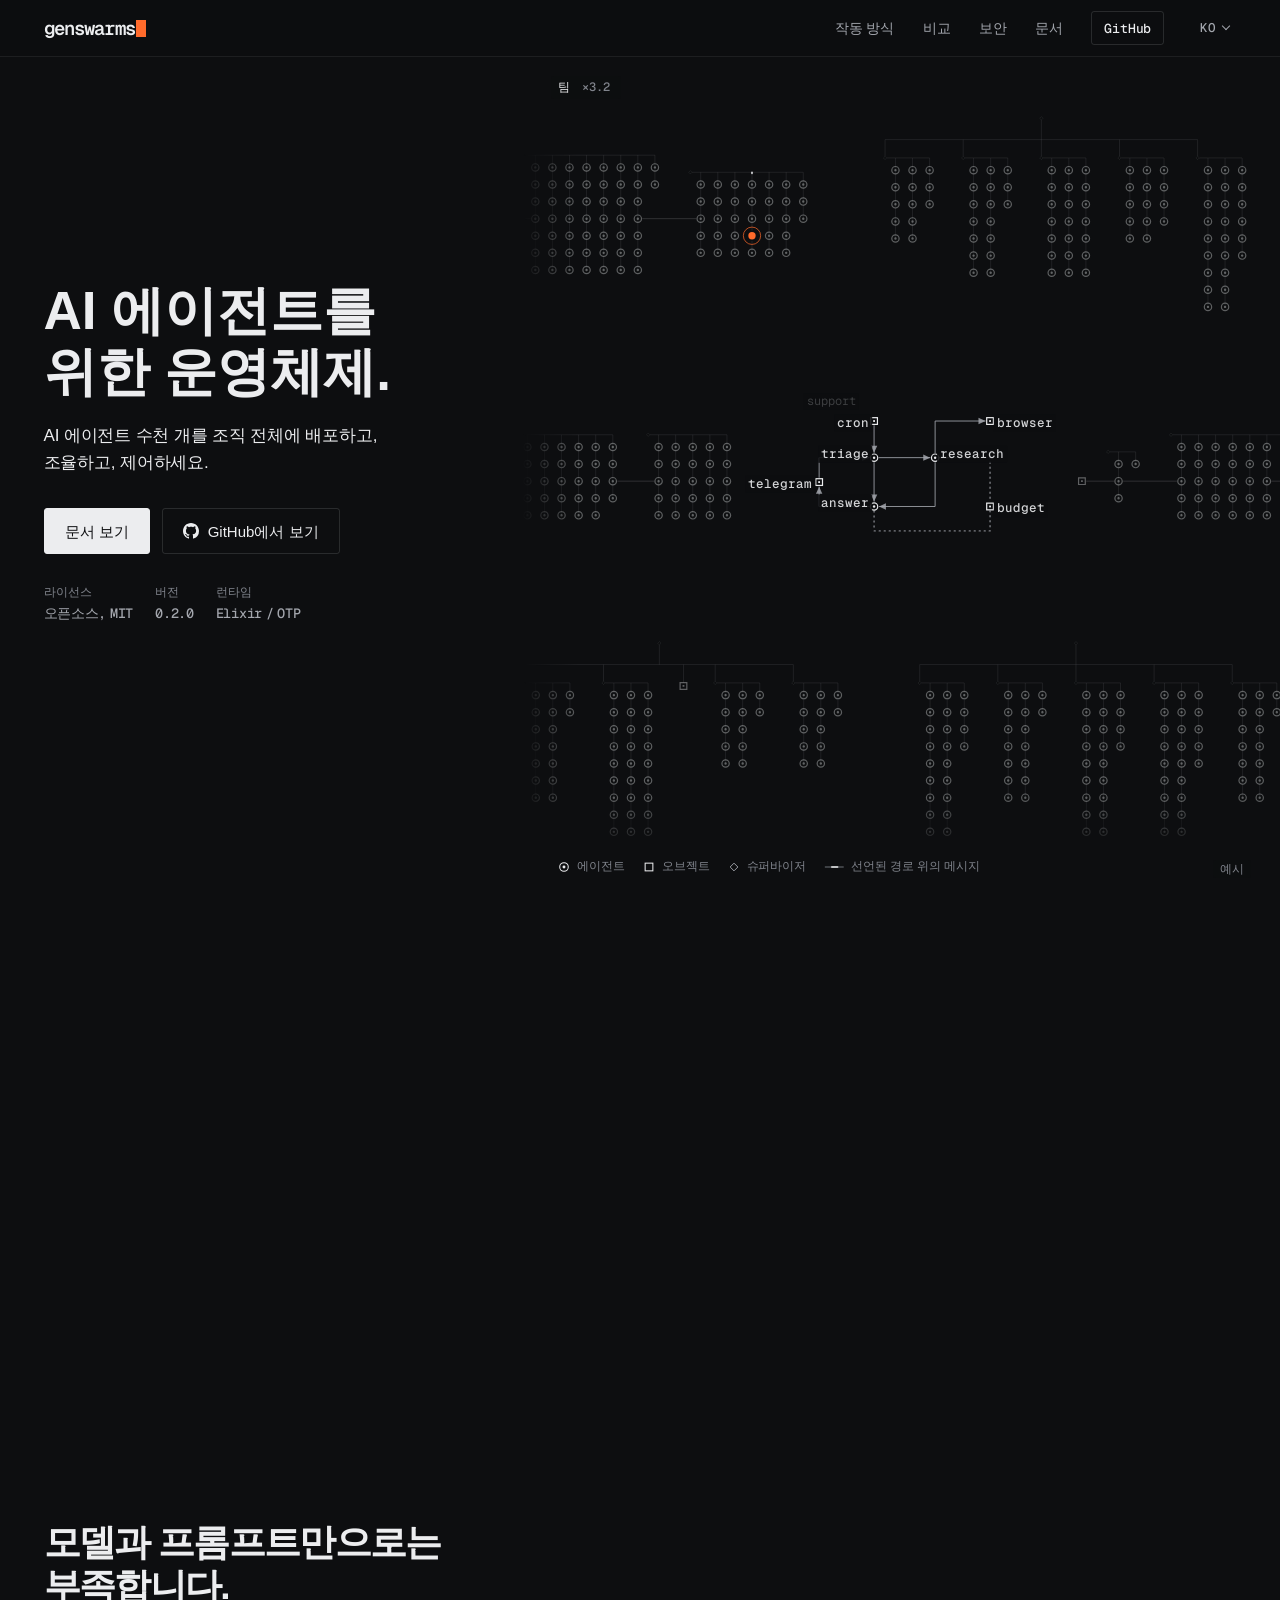
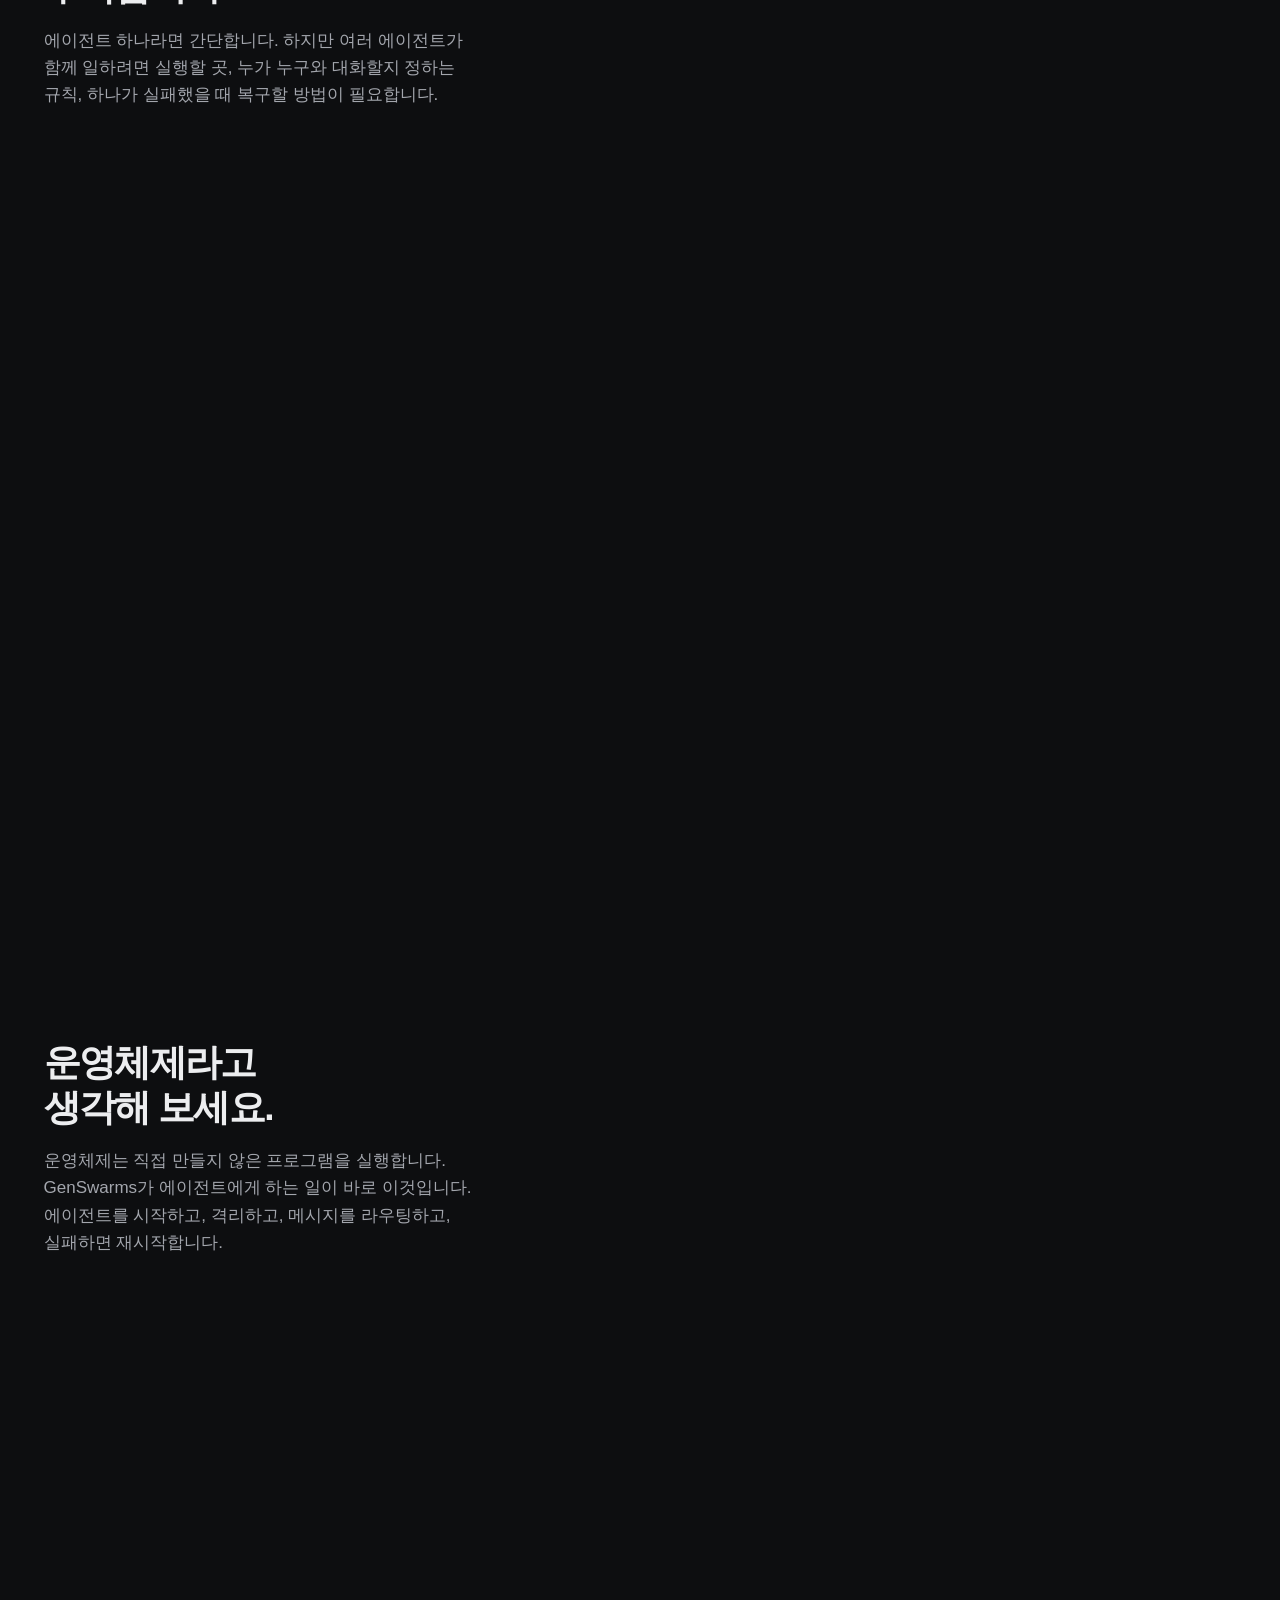
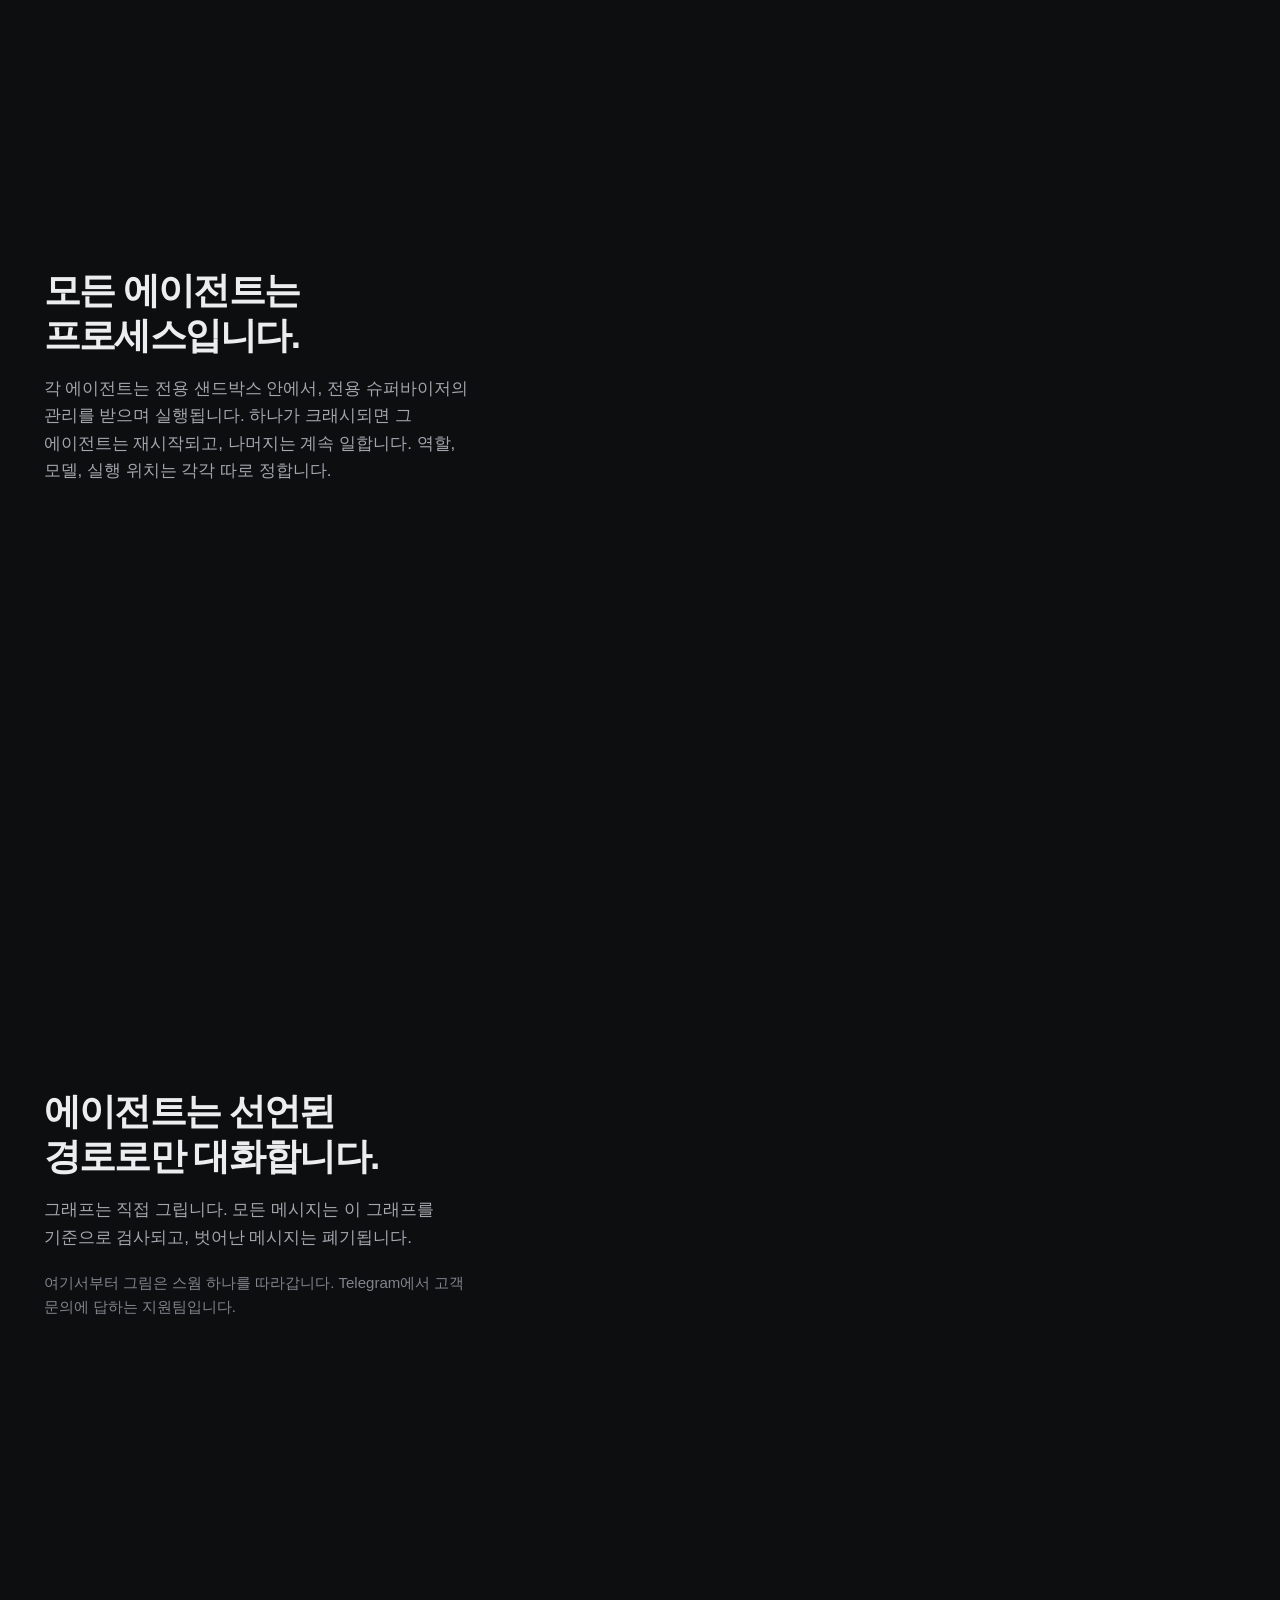
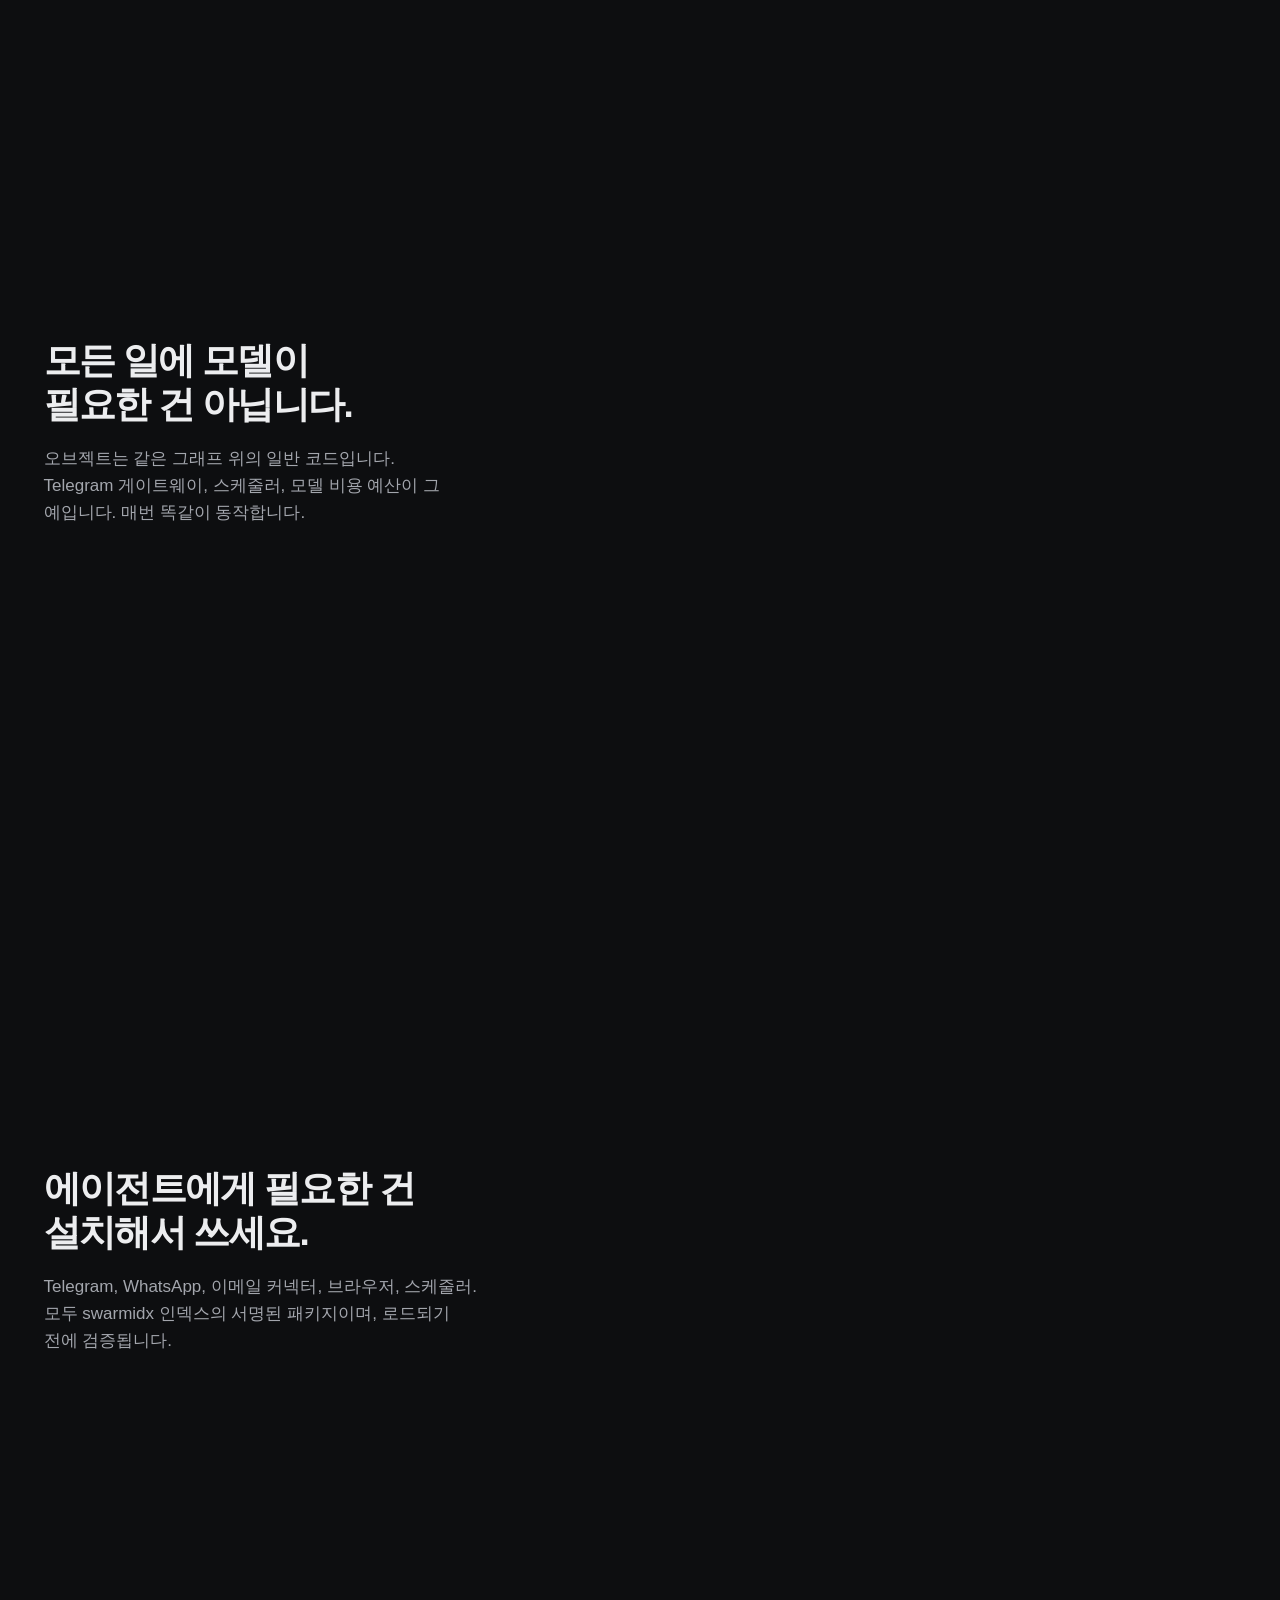
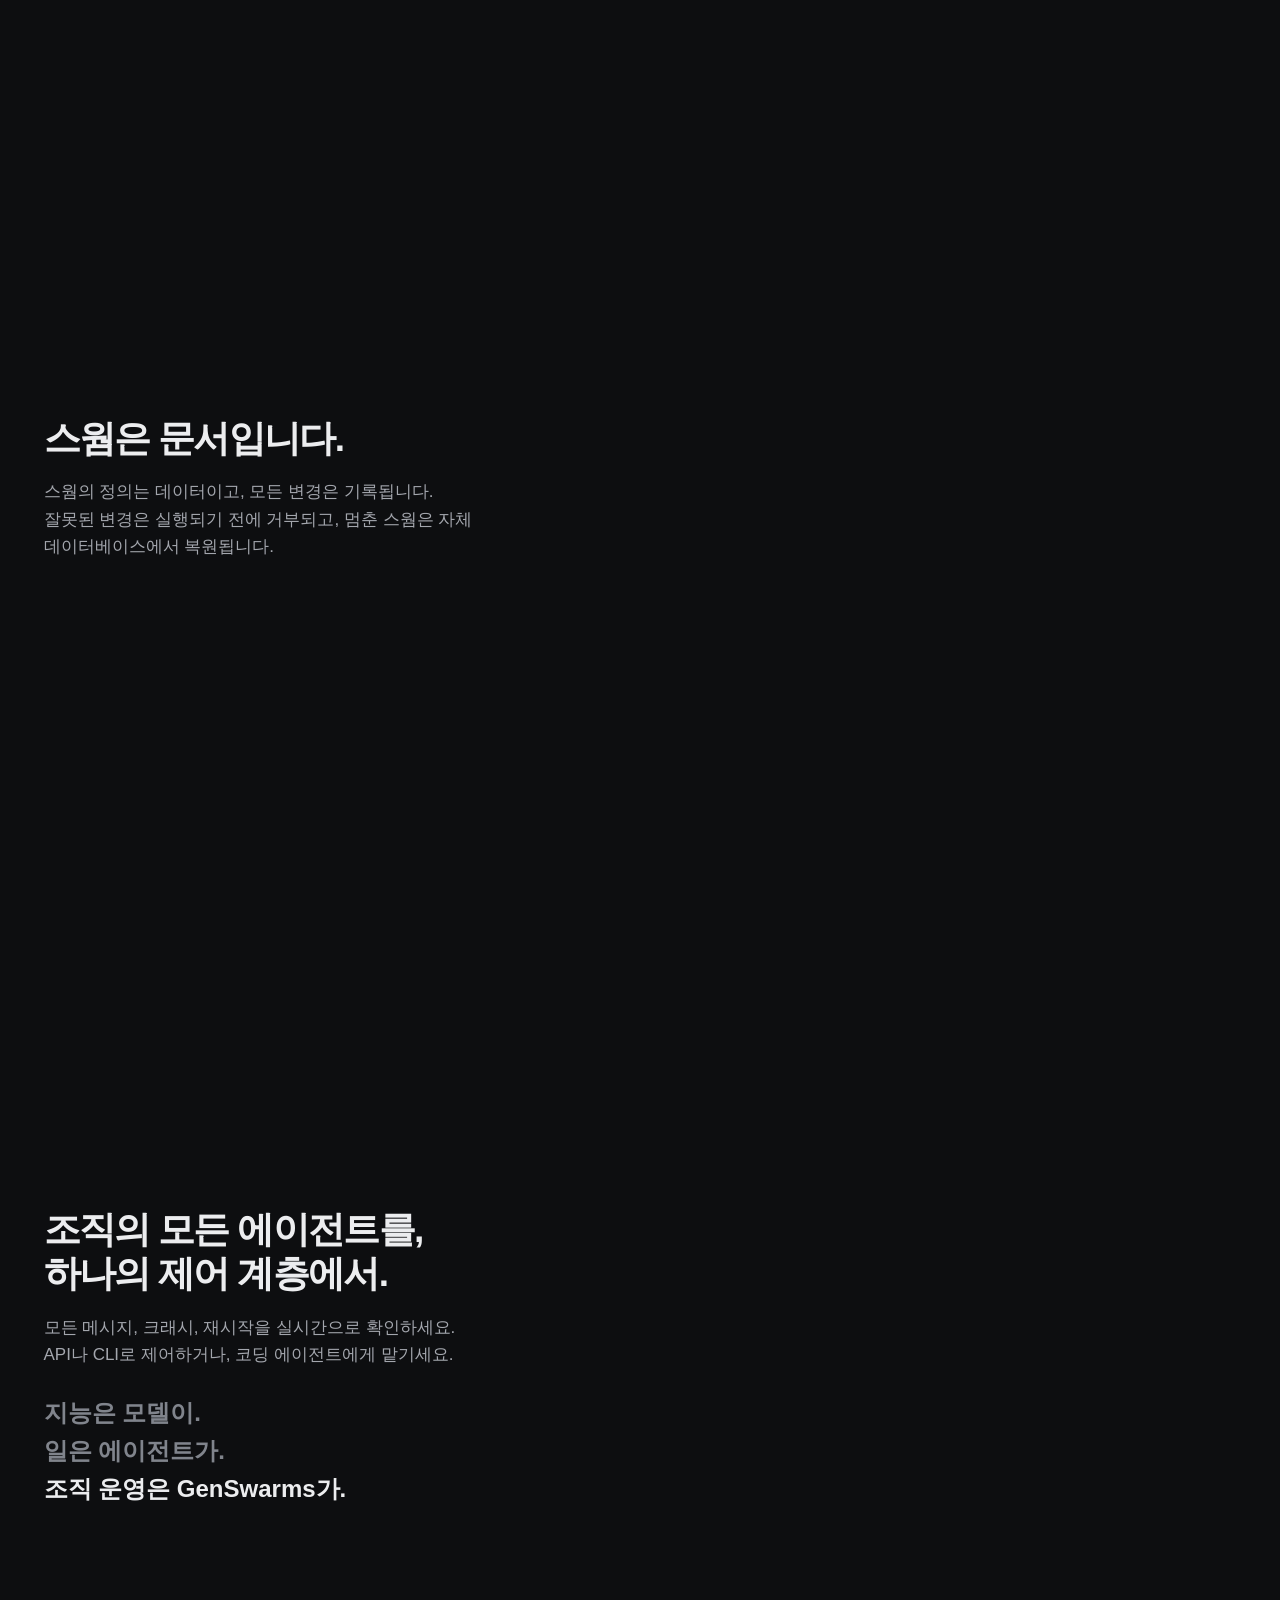
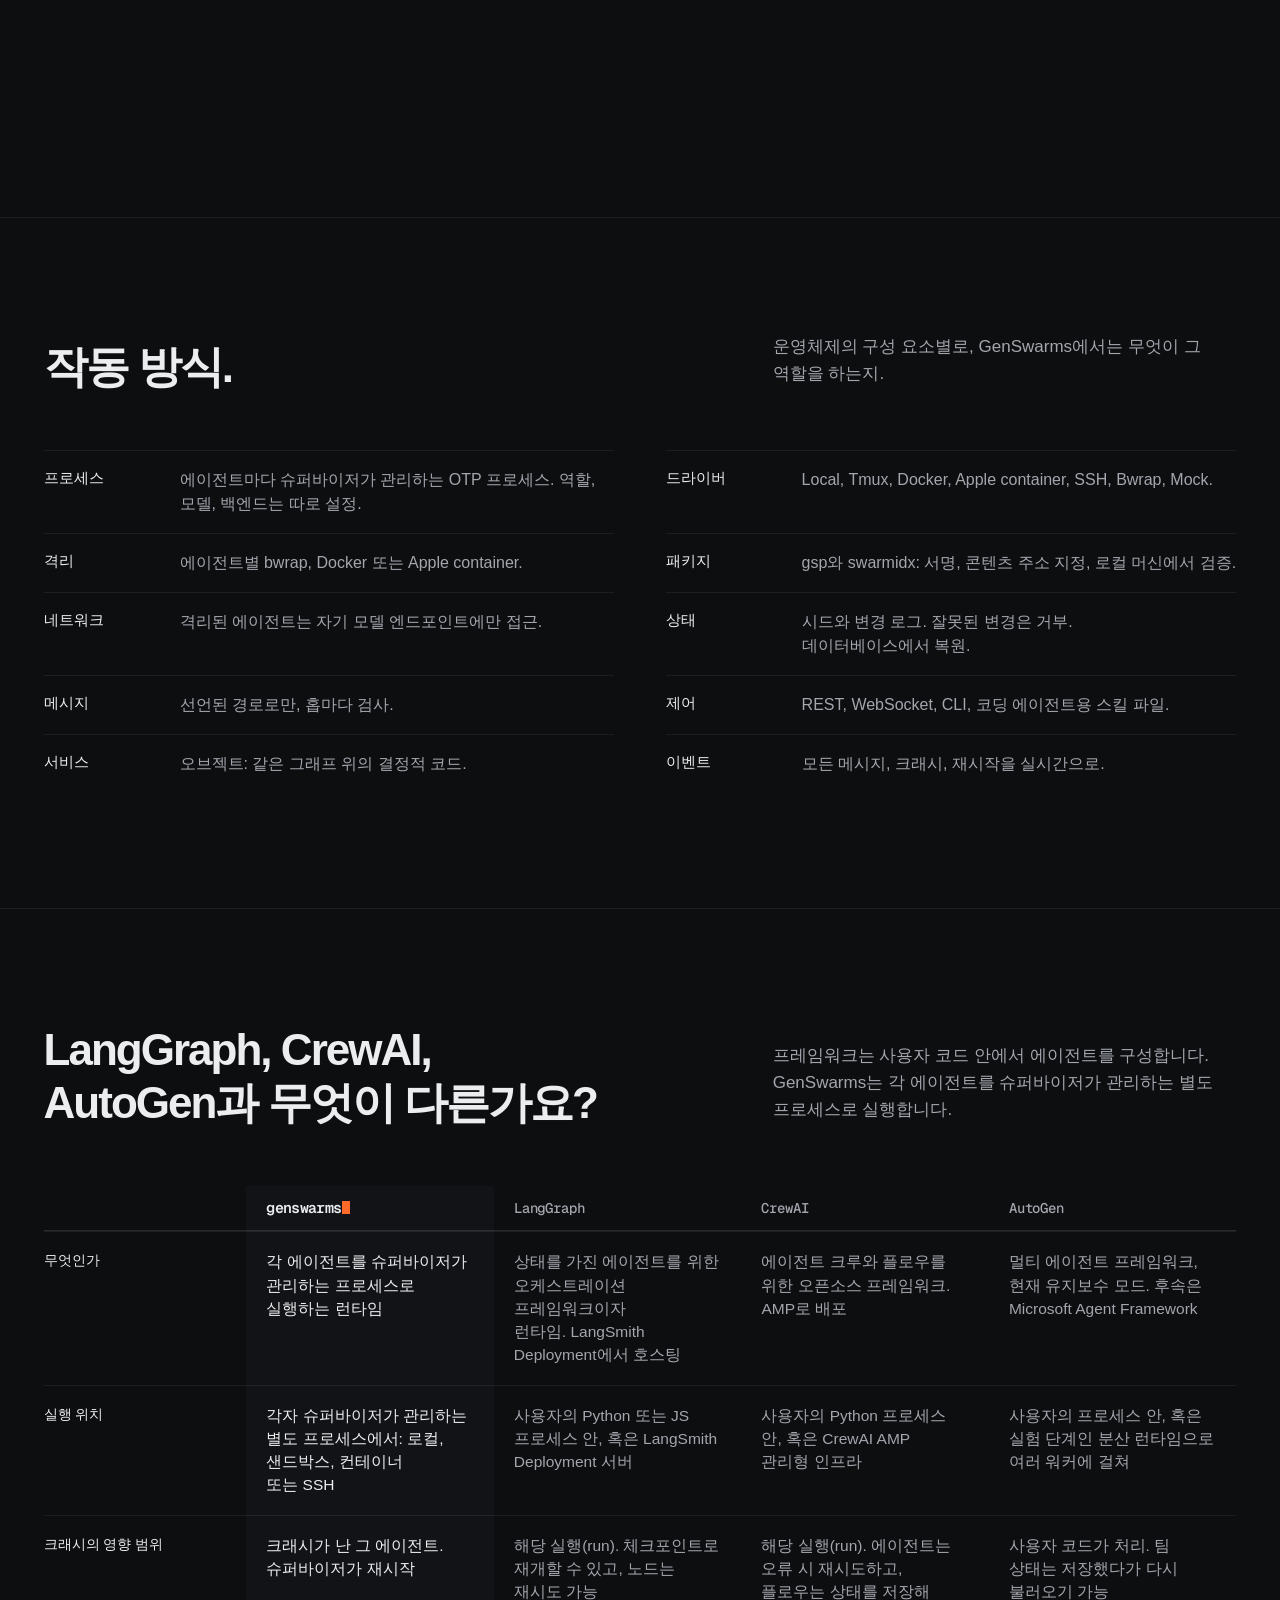
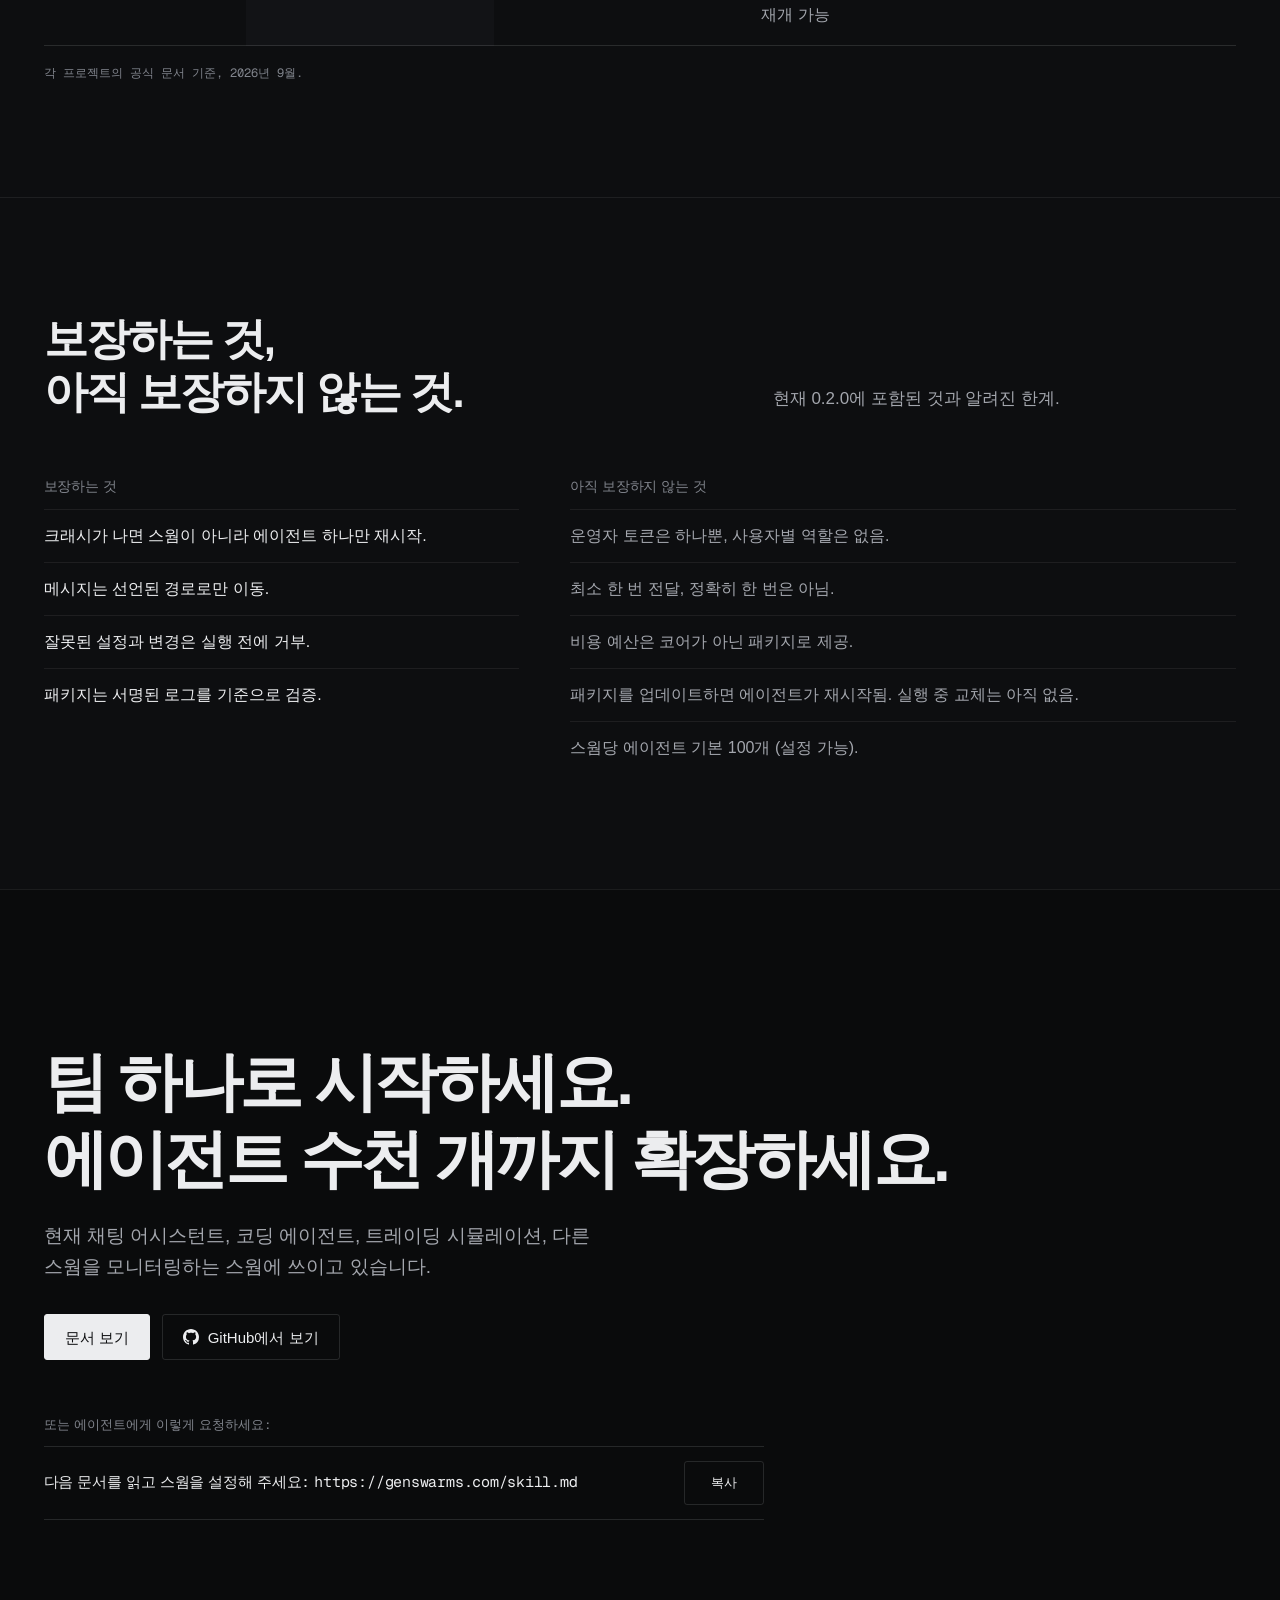
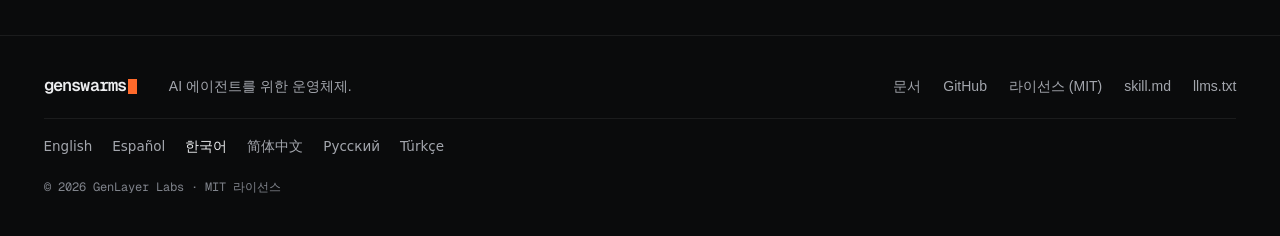
<file: website/ko/index.html>
<!doctype html>
<html lang="ko">
<head>
<meta charset="utf-8">
<meta name="viewport" content="width=device-width, initial-scale=1">
<title>GenSwarms: AI 에이전트를 위한 운영체제</title>
<meta name="description" content="GenSwarms: AI 에이전트마다 슈퍼바이저가 관리하는 프로세스, 선언된 메시지 경로, API와 실시간 이벤트 스트림. 오픈소스, MIT.">
<link rel="canonical" href="https://genswarms.com/ko/">
<link rel="alternate" hreflang="en" href="https://genswarms.com/">
<link rel="alternate" hreflang="es" href="https://genswarms.com/es/">
<link rel="alternate" hreflang="ko" href="https://genswarms.com/ko/">
<link rel="alternate" hreflang="zh-Hans" href="https://genswarms.com/zh/">
<link rel="alternate" hreflang="ru" href="https://genswarms.com/ru/">
<link rel="alternate" hreflang="tr" href="https://genswarms.com/tr/">
<link rel="alternate" hreflang="x-default" href="https://genswarms.com/">
<meta http-equiv="content-language" content="ko">
<meta name="theme-color" content="#0D0E10">
<meta property="og:type" content="website"><meta property="og:locale" content="ko_KR">
<meta property="og:title" content="GenSwarms: AI 에이전트를 위한 운영체제">
<meta property="og:description" content="AI 에이전트를 슈퍼바이저가 관리하는 개별 프로세스로 배포하고, 조율하고, 제어합니다.">
<meta property="og:url" content="https://genswarms.com/ko/"><meta property="og:image" content="https://genswarms.com/og-ko.png">
<meta property="og:image:width" content="1200"><meta property="og:image:height" content="630"><meta property="og:image:alt" content="GenSwarms: AI 에이전트를 위한 운영체제">
<meta name="twitter:card" content="summary_large_image">
<link rel="icon" href="/favicon.svg" type="image/svg+xml"><link rel="icon" href="/favicon-32.png" sizes="32x32"><link rel="apple-touch-icon" href="/apple-touch-icon.png">
<script type="application/ld+json">{"@context":"https://schema.org","@type":"SoftwareApplication","name":"GenSwarms","applicationCategory":"DeveloperApplication","operatingSystem":"Linux, macOS","softwareVersion":"0.2.0","license":"https://opensource.org/licenses/MIT","url":"https://genswarms.com/ko/","codeRepository":"https://github.com/genlayerlabs/genswarms","description":"AI 에이전트를 위한 운영체제. 에이전트마다 슈퍼바이저가 관리하는 별도 프로세스로 실행하고, 메시지는 선언된 경로로 오갑니다. REST + WebSocket API와 실시간 이벤트 스트림을 제공합니다.","inLanguage":"ko","offers":{"@type":"Offer","price":"0","priceCurrency":"USD"},"author":{"@type":"Organization","name":"GenLayer Labs"}}</script>
<link rel="preconnect" href="https://fonts.googleapis.com">
<link rel="preconnect" href="https://fonts.gstatic.com" crossorigin>
<link href="https://fonts.googleapis.com/css2?family=Geist+Mono:wght@400..600&display=swap" rel="stylesheet" media="print" onload="this.media='all'">
<noscript><link href="https://fonts.googleapis.com/css2?family=Geist+Mono:wght@400..600&display=swap" rel="stylesheet"></noscript>
<script>(function(){var d=document.documentElement;d.classList.add('js');if(matchMedia('(min-width: 960px) and (min-height: 640px), (orientation: landscape) and (min-width: 640px) and (max-height: 639px)').matches)d.classList.add('cine')})()</script>
<style>
:root{color-scheme:dark;--bg:#0D0E10;--bg-0:#0A0B0C;--bg-1:#121316;--bg-2:#18191D;--hl:rgba(232,234,238,.075);--hl-2:rgba(232,234,238,.13);--hl-3:rgba(232,234,238,.22);--ink:#ECEDEF;--ink-2:#A3A6AD;--ink-3:#80848C;--or:#FF6A2B;--fm:'Geist Mono',ui-monospace,SFMono-Regular,Menlo,monospace;--fs:'Geist',ui-sans-serif,system-ui,-apple-system,'Segoe UI',sans-serif;--fh:var(--fm);--fc:'Geist Mono',ui-monospace,SFMono-Regular,Menlo,monospace;--g:clamp(16px,3.4vw,48px);--nav:56px;--sh:clamp(280px,42vh,440px)}@supports (height:1svh){:root{--sh:clamp(280px,42svh,440px)}}*{box-sizing:border-box}html{-webkit-text-size-adjust:100%;text-size-adjust:100%;scroll-behavior:smooth;scroll-padding-top:calc(var(--nav) + 8px);background:var(--bg)}@media (prefers-reduced-motion:reduce){html{scroll-behavior:auto}}body{margin:0;background:var(--bg);color:var(--ink-2);font:400 17px/1.6 var(--fs);-webkit-font-smoothing:antialiased;text-rendering:optimizeLegibility;overflow-x:hidden;overflow-x:clip}a{color:inherit}:focus-visible{outline:2px solid var(--ink);outline-offset:3px;border-radius:2px}.sr{position:absolute;width:1px;height:1px;overflow:hidden;clip:rect(0 0 0 0);white-space:nowrap}.skip{position:absolute;left:16px;bottom:100%;max-width:calc(100% - 32px);background:var(--ink);color:var(--bg);padding:10px 14px;z-index:100;font-weight:500;border-radius:2px}.skip:focus{bottom:auto;top:12px}h1,h2,h3{font-family:var(--fh);color:var(--ink);margin:0;font-weight:600;text-wrap:balance}p,.gu li,.spec dd,.cmp td,.ro .ln,.ro-in .ln{text-wrap:pretty}@media (max-width:1279px){.pk .ln{margin-bottom:6px;line-height:1.5}.pk .pn{flex-basis:100%}}.wrap{max-width:1280px;margin:0 auto;padding:0 var(--g);position:relative}.brand{display:inline-flex;align-items:center;min-height:44px;font:600 19px/1 var(--fm);letter-spacing:-.045em;color:var(--ink);text-decoration:none;white-space:nowrap}.cur{display:inline-block;width:.52em;height:.86em;background:var(--or);margin-left:.08em;vertical-align:-.1em}.brand .cur{align-self:center;margin-top:.05em}.top{position:sticky;top:0;z-index:20;background:rgba(13,14,16,.9);-webkit-backdrop-filter:blur(10px);backdrop-filter:blur(10px);border-bottom:1px solid var(--hl)}.top-in{height:var(--nav);display:flex;align-items:center;justify-content:space-between;gap:20px}.top nav{display:flex;align-items:center;gap:clamp(12px,2.2vw,30px);font-size:14px}.top nav>a{display:inline-flex;align-items:center;min-height:44px;color:var(--ink-2);text-decoration:none;transition:color .15s;white-space:nowrap}.top nav>a:hover{color:var(--ink)}.top nav .gh{min-height:34px;padding:0 12px;border:1px solid var(--hl-2);border-radius:3px;color:var(--ink);font:500 13px/1 var(--fm);letter-spacing:-.01em}.top nav .gh:hover{border-color:var(--ink-3)}@media (max-width:719px){.top nav>a:not(.gh):not([href="/docs/"]){display:none}}@media (max-width:719px),(pointer:coarse){.top nav .gh{min-height:44px}}.ctas{display:flex;flex-wrap:wrap;gap:12px;margin-top:32px}.btn{display:inline-flex;align-items:center;justify-content:center;gap:9px;min-height:46px;padding:0 20px;font:500 15px/1 var(--fs);text-decoration:none;border-radius:3px;white-space:nowrap;transition:background .15s,border-color .15s,color .15s}.btn svg{width:16px;height:16px;flex:none}.btn-p{background:var(--ink);color:var(--bg);border:1px solid var(--ink)}.btn-p:hover{background:#fff;border-color:#fff}.btn-s{border:1px solid var(--hl-2);color:var(--ink);background:transparent}.btn-s:hover{border-color:var(--ink-3)}.story{position:relative}.stage-col{position:sticky;top:var(--nav);z-index:5;height:var(--sh);background:var(--bg);border-bottom:1px solid var(--hl)}html:not(.js) .stage-col{display:none}html.js:not(.cine) .steps :is(a,button){scroll-margin-top:calc(var(--nav) + var(--sh) + 16px)}.stage{position:relative;height:100%;overflow:hidden}.stage canvas{position:absolute;inset:0;width:100%;height:100%;display:block;-webkit-mask-image:linear-gradient(180deg,#000 calc(100% - 22px),transparent);mask-image:linear-gradient(180deg,#000 calc(100% - 22px),transparent)}.zcap{position:absolute;left:16px;top:12px;padding:3px 7px;margin:-3px -7px;background:rgba(13,14,16,.86);border-radius:3px;display:flex;flex-wrap:wrap;align-items:baseline;gap:2px 12px;font:500 12px/1.4 var(--fm);letter-spacing:-.01em;color:var(--ink);pointer-events:none;max-width:calc(100% - 32px)}.zcap .zf{color:var(--ink-3);font-variant-numeric:tabular-nums;min-width:4.5ch}.zcap .n{color:var(--ink-3);font-weight:400}.zcap .n:empty{display:none}.ill{position:absolute;right:16px;bottom:10px;padding:3px 7px;margin:-3px -7px;background:rgba(13,14,16,.86);border-radius:3px;font:400 12px/1 var(--fm);color:var(--ink-3);pointer-events:none}.ros{display:none}.steps{padding:0 var(--g)}.step{padding:48px 0 56px;min-height:72vh;min-height:72svh}.step.hero{min-height:0;padding-top:28px}.js .step[data-step="1"]{min-height:118vh;min-height:118svh}.js .step:last-child{min-height:88vh;min-height:88svh}html:not(.js) .steps{max-width:1280px;margin:0 auto}html:not(.js) .step{min-height:0;border-top:1px solid var(--hl)}html:not(.js) .step.hero{border-top:0;padding-top:clamp(48px,8vw,112px)}.copy{max-width:36rem}h1{font-size:clamp(34px,9.4vw,72px);line-height:1.02;letter-spacing:-.05em;margin-bottom:20px}.lead{font:400 clamp(18px,2vw,22px)/1.45 var(--fs);color:var(--ink);letter-spacing:-.01em;margin:0;max-width:26em}.facts{display:flex;flex-wrap:wrap;gap:14px 0;margin:32px 0 0;padding:0}.facts div{padding:0 22px 0 0}.facts dt{font:400 12px/1 var(--fm);color:var(--ink-3);margin-bottom:7px}.facts dd{margin:0;white-space:nowrap;font:500 13.5px/1.3 var(--fm);color:var(--ink-2);letter-spacing:-.02em}.step h2{font-size:clamp(27px,7.2vw,42px);line-height:1.08;letter-spacing:-.045em;margin-bottom:18px}.copy p{margin:0 0 14px;font-size:17px;line-height:1.6;max-width:31em}.copy .lead{margin:0}.copy .ex{font-size:15px;color:var(--ink-3);margin-top:20px}.triad{margin-top:28px!important;display:grid;gap:4px}.triad span{display:block;font:600 clamp(18px,4.6vw,24px)/1.3 var(--fh);letter-spacing:-.04em;color:var(--ink-3);text-wrap:balance}.triad span:last-child{color:var(--ink)}.ro,.ro-in{font:400 12.5px/1.75 var(--fm);color:var(--ink-2);letter-spacing:-.01em;min-width:0}.ro-in{margin-top:22px;padding-top:14px;border-top:1px solid var(--hl)}.ro-in+.ro-in{margin-top:14px}.ro .ro-t,.ro-in .ro-t{font:inherit;color:var(--ink-3);margin:0 0 2px;max-width:none}.ro .cap,.ro-in .cap{margin:0 0 6px;font:400 14px/1.5 var(--fs);color:var(--ink-2);letter-spacing:0;max-width:none}.ro .cap b,.ro-in .cap b{font:500 13px/1 var(--fm);color:var(--ink)}.log{margin:0}.kv{display:grid;grid-template-columns:max-content minmax(0,1fr);column-gap:20px}.log.kv .ln{display:contents}.log .ln{display:flex;flex-wrap:wrap;gap:0 12px}.log dt,.log dd{margin:0}.log .k{color:var(--ink-3)}.ev .k{min-width:10.2em}.ar{color:var(--ink-3)}.log .hot,.log .hot .k,.log .hot .e2{color:var(--or)}.tag{color:var(--or);border:1px solid rgba(255,106,43,.45);padding:0 5px;line-height:1.45;font-size:12px;align-self:center;border-radius:2px}.log .dim{color:var(--ink-3)}.st .k{min-width:7.2em}.e2{min-width:9.4em;color:var(--ink-3)}.pk .pn{color:var(--ink)}.pk .dg{color:var(--ink-3)}.pk .vf{color:var(--ink-2)}.legend{display:flex;flex-wrap:wrap;gap:4px 18px;color:var(--ink-3);font-size:12px}.lg{display:inline-flex;align-items:center;gap:7px}.lg svg{height:12px;width:auto;flex:none}.lg .ag-o{fill:none;stroke:var(--ink);stroke-width:1.2}.lg .ag-i{fill:var(--ink)}.lg .ob{fill:none;stroke:var(--ink);stroke-width:1.2}.lg .sp{fill:none;stroke:var(--ink-2);stroke-width:1.1}.lg .e{stroke:var(--ink-3);stroke-width:1}.lg .pu{stroke:var(--ink);stroke-width:1.6;stroke-linecap:round}@media (max-width:519px){.ev .k{min-width:0;flex-basis:100%}.ev .ln{margin-bottom:4px}.st .k{min-width:6.6em}.e2{min-width:0}.kv{column-gap:14px}}@media (min-width:600px){:root{--sh:clamp(300px,46vh,560px)}@supports (height:1svh){:root{--sh:clamp(300px,46svh,560px)}}.js .steps{max-width:44rem;margin:0 auto}.zcap{left:24px;top:16px}.ill{right:24px;bottom:14px}}.cine .story-in{display:grid;grid-template-columns:minmax(0,calc((min(100%,1280px) - 2 * var(--g)) * 5 / 12)) minmax(0,1fr);padding-left:max(var(--g),calc((100% - 1280px) / 2 + var(--g)))}.cine .stage-col{grid-column:2;grid-row:1;position:relative;top:auto;height:auto;border:0;background:none;z-index:auto}.cine .stage{position:sticky;top:var(--nav);height:calc(100vh - var(--nav))}@supports (height:1svh){.cine .stage{height:calc(100svh - var(--nav))}}@property --rb{syntax:'<length>';inherits:true;initial-value:60px}.cine .stage{--rb:60px;transition:--rb .5s ease}.cine .stage canvas{-webkit-mask-image:linear-gradient(90deg,transparent,#000 56px),linear-gradient(0deg,rgba(0,0,0,.1) var(--rb),#000 calc(var(--rb) + 56px));mask-image:linear-gradient(90deg,transparent,#000 56px),linear-gradient(0deg,rgba(0,0,0,.1) var(--rb),#000 calc(var(--rb) + 56px));-webkit-mask-composite:source-in;mask-composite:intersect}.cine .zcap{left:36px;top:22px}.cine .ill{right:36px;bottom:26px}.cine .ros{display:grid;position:absolute;left:36px;right:170px;bottom:24px;pointer-events:none}.cine .ro{grid-area:1/1;align-self:end;opacity:0;visibility:hidden;transition:opacity .35s ease,visibility 0s linear .35s;max-width:560px}.cine .ro.on{opacity:1;visibility:visible;transition:opacity .4s ease .1s,visibility 0s}.cine .ro-in{position:absolute;width:1px;height:1px;overflow:hidden;clip:rect(0 0 0 0);white-space:nowrap;margin:0;padding:0;border:0}.cine .steps{grid-column:1;grid-row:1;padding:0 clamp(28px,3.4vw,56px) 0 0;max-width:none;margin:0}.cine .step{min-height:92vh;display:flex;flex-direction:column;justify-content:center;padding:10vh 0}.cine .step.hero{min-height:calc(100vh - var(--nav));padding:4vh 0 10vh}.cine .step[data-step="1"]{min-height:160vh}.cine .step:last-child{min-height:calc(100vh + 8px)}.cine h1{font-size:clamp(40px,min(4.15vw,8vh),60px)}.cine .step h2{font-size:clamp(28px,min(2.9vw,5.4vh),40px)}@media (max-height:820px){.cine .ro .cap{font-size:13.5px}.cine .ro,.cine .ro-in{font-size:12px;line-height:1.65}}@media (max-height:639px){.cine .ros{display:none}.cine .ro-in{position:static;width:auto;height:auto;overflow:visible;clip:auto;white-space:normal;margin-top:18px;padding-top:12px;border-top:1px solid var(--hl)}.cine .stage{--rb:0px}.cine h1{font-size:clamp(28px,min(4.15vw,9vh),48px);margin-bottom:14px}.cine .step h2{font-size:clamp(22px,min(2.9vw,7vh),34px);margin-bottom:12px}.cine .copy>p{font-size:15.5px;line-height:1.55;margin-bottom:10px}.cine .copy .lead{font-size:clamp(16px,4vh,19px)}.cine .triad{margin-top:16px!important}.cine .triad span{font-size:clamp(16px,4.4vh,20px)}.cine .ctas{margin-top:20px}.cine .facts{margin-top:20px}.cine .step{padding:6vh 0;min-height:100vh}.cine .step.hero{padding:3vh 0 6vh}.cine .zcap{left:24px;top:12px}.cine .ill{right:16px;bottom:12px}@media (max-height:430px){.cine .step{padding:4vh 0}.cine .step h2{font-size:clamp(20px,6.2vh,28px);margin-bottom:10px}.cine .copy>p{font-size:14.5px;line-height:1.5;margin-bottom:8px}.cine .ro-in{margin-top:12px;padding-top:8px}.cine .triad{margin-top:10px!important;gap:2px}.cine .triad span{font-size:clamp(15px,4.2vh,18px)}}}.sec{border-top:1px solid var(--hl)}.sec>.wrap{padding-top:clamp(64px,9vw,120px);padding-bottom:clamp(64px,9vw,120px)}.sec-head{display:grid;gap:14px;margin-bottom:clamp(32px,5vw,56px)}.sec-head h2{font-size:clamp(28px,6.6vw,44px);line-height:1.08;letter-spacing:-.045em;max-width:19em}.sec-head p{margin:0;max-width:32em;font-size:17px}@media (min-width:1000px){.sec-head{grid-template-columns:minmax(0,7fr) minmax(0,5fr);gap:0;align-items:end}.sec-head h2{padding-right:48px}.sec-head p{padding-left:clamp(24px,2.6vw,40px);padding-bottom:6px}}.spec{margin:0;display:grid;column-gap:clamp(32px,4vw,64px)}@media (min-width:1000px){.spec{grid-template-columns:1fr 1fr;grid-auto-flow:column;grid-template-rows:repeat(5,auto)}}.spec .row{display:grid;grid-template-columns:120px minmax(0,1fr);gap:16px;padding:17px 0;border-top:1px solid var(--hl)}.spec dt{font:500 14.5px/1.45 var(--fh);color:var(--ink);letter-spacing:-.02em}.spec dd{margin:0;font-size:16px;line-height:1.5;color:var(--ink-2)}@media (max-width:519px){.spec .row{grid-template-columns:minmax(0,1fr);gap:2px}}.cmp-wrap{min-width:0}.cmp{width:100%;border-collapse:separate;border-spacing:0;font-size:15.5px;line-height:1.5}.cmp th,.cmp td{text-align:left;vertical-align:top;padding:18px 20px;border-top:1px solid var(--hl)}.cmp thead th{border-top:0;padding-top:14px;padding-bottom:14px;font:500 14px/1.2 var(--fm);color:var(--ink-2);letter-spacing:-.01em;border-bottom:1px solid var(--hl-2)}.cmp tbody th{font:500 14px/1.45 var(--fh);color:var(--ink);letter-spacing:-.02em;width:17%;padding-left:0}.cmp td{color:var(--ink-2);width:20.75%}.cmp .gs{background:var(--bg-1);color:var(--ink)}.gs-name{font:600 15px/1 var(--fm);letter-spacing:-.045em;color:var(--ink);white-space:nowrap}.gs-name .cur{width:.5em;height:.85em}.cmp tbody tr:last-child th,.cmp tbody tr:last-child td{border-bottom:1px solid var(--hl-2)}.src{margin:18px 0 0;font:400 12px/1.5 var(--fm);color:var(--ink-3)}@media (max-width:899px){.cmp,.cmp tbody,.cmp tr,.cmp th,.cmp td{display:block;width:auto}.cmp thead{position:absolute;width:1px;height:1px;overflow:hidden;clip:rect(0 0 0 0)}.cmp tr{padding:22px 0 12px;border-top:1px solid var(--hl-2)}.cmp tbody tr:last-child{border-bottom:1px solid var(--hl-2)}.cmp tbody th{border:0;padding:0 0 12px;font-size:15px;width:auto}.cmp td{border:0;padding:9px 0;display:grid;grid-template-columns:92px minmax(0,1fr);gap:14px;font-size:15px}.cmp td::before{content:attr(data-l);font:500 12.5px/1.6 var(--fm);color:var(--ink-3);letter-spacing:-.01em}.cmp td.gs{padding:12px 14px;margin-bottom:6px;border-radius:2px}.cmp td.gs::before{color:var(--ink)}.cmp tbody tr:last-child th,.cmp tbody tr:last-child td{border-bottom:0}}@media (max-width:399px){.cmp td{grid-template-columns:78px minmax(0,1fr);gap:10px}}.gu{display:grid;gap:40px}@media (min-width:1000px){.gu{grid-template-columns:5fr 7fr;gap:clamp(32px,4vw,64px)}}.gu h3{font-size:14px;letter-spacing:-.01em;font-weight:500;color:var(--ink-3);padding:0 0 12px}.gu ul{list-style:none;margin:0;padding:0}.gu li{padding:14px 0;border-top:1px solid var(--hl);font-size:16px;line-height:1.5}.yes li{color:var(--ink)}.not li{color:var(--ink-2)}.close{background:var(--bg-0)}.close>.wrap{padding-top:clamp(80px,12vw,160px);padding-bottom:clamp(72px,9vw,120px)}.close h2{font-size:clamp(34px,5vw,68px);line-height:1.04;letter-spacing:-.055em}.close h2 span{display:block}@media (max-width:759px){.close h2{font-size:clamp(28px,8.2vw,34px)}}.close-p{font-size:clamp(17px,1.6vw,19px);max-width:32em;margin:24px 0 0;color:var(--ink-2)}.handoff{margin-top:56px;max-width:720px}.handoff p{margin:0 0 12px;font:400 12.5px/1.4 var(--fm);color:var(--ink-3)}.cmd{display:flex;align-items:center;gap:16px;padding:14px 0;border-top:1px solid var(--hl-2);border-bottom:1px solid var(--hl-2)}.cmd code{flex:1;min-width:0;font:400 15px/1.5 var(--fm);color:var(--ink);letter-spacing:-.015em;overflow-wrap:break-word}.cmd button{appearance:none;-webkit-appearance:none;flex:none;border:1px solid var(--hl-2);border-radius:3px;background:none;color:var(--ink);font:500 13px/1 var(--fm);min-height:44px;padding:0 14px;min-width:80px;cursor:pointer;transition:border-color .15s;white-space:nowrap}.cmd button:hover{border-color:var(--ink-3)}@media (max-width:519px){.cmd{flex-wrap:wrap;gap:12px}.cmd code{flex-basis:100%;overflow-wrap:anywhere;font-size:14.5px}}.foot{border-top:1px solid var(--hl);background:var(--bg-0);font-size:14px;color:var(--ink-3)}.foot-in{display:flex;flex-wrap:wrap;align-items:center;gap:10px 32px;padding-top:28px;padding-bottom:40px}.foot .brand{font-size:17px}.foot p{margin:0;flex:1;min-width:220px;color:var(--ink-2)}.foot nav{display:flex;flex-wrap:wrap;gap:0 22px}.foot nav a{display:inline-flex;align-items:center;min-height:44px;text-decoration:none;color:var(--ink-2)}.foot nav a:hover{color:var(--ink)}.foot .legal{flex-basis:100%;font:400 12px/1.4 var(--fm);color:var(--ink-3)}@media (prefers-reduced-motion:reduce){*,*::before,*::after{animation:none!important;transition:none!important}}
.lang{position:relative}.lang summary{list-style:none;display:inline-flex;align-items:center;justify-content:center;gap:7px;min-height:44px;min-width:44px;cursor:pointer;color:var(--ink-2);font:500 12.5px/1 var(--fm);letter-spacing:.02em;border-radius:3px}.lang summary::-webkit-details-marker{display:none}.lang summary::after{content:"";width:5px;height:5px;border-right:1.5px solid currentColor;border-bottom:1.5px solid currentColor;transform:translateY(-2px) rotate(45deg)}.lang[open] summary::after{transform:translateY(1px) rotate(-135deg)}.lang summary:hover,.lang[open] summary{color:var(--ink)}.lang ul{position:absolute;right:0;top:100%;z-index:30;list-style:none;margin:6px 0 0;padding:6px;min-width:176px;background:var(--bg-2);border:1px solid var(--hl-2);border-radius:4px;box-shadow:0 16px 40px rgba(0,0,0,.45)}.top nav .lang a{display:flex;align-items:center;min-height:44px;padding:0 12px;border-radius:3px;color:var(--ink-2);font:400 15px/1.2 system-ui,-apple-system,"Segoe UI",Roboto,"Noto Sans","Apple SD Gothic Neo","Noto Sans KR","PingFang SC","Noto Sans SC",sans-serif;text-decoration:none;white-space:nowrap}.top nav .lang a:hover{background:var(--hl);color:var(--ink)}.top nav .lang a[aria-current]{color:var(--ink);font-weight:600}.foot .foot-langs{flex-basis:100%;gap:0 20px;border-top:1px solid var(--hl);padding-top:6px;font-family:system-ui,-apple-system,"Segoe UI",Roboto,"Noto Sans","Apple SD Gothic Neo","Noto Sans KR","PingFang SC","Noto Sans SC",sans-serif}.foot-langs a{font-size:13.5px}.foot-langs a[aria-current]{color:var(--ink)}.langbar{position:fixed;left:0;right:0;bottom:0;z-index:30;padding-bottom:env(safe-area-inset-bottom)!important;border-top:1px solid var(--hl-2,rgba(255,255,255,.14));display:flex;align-items:center;justify-content:center;gap:8px;min-height:44px;padding:0 4px 0 16px;background:var(--ink);color:var(--bg);font:500 15px/1.4 system-ui,-apple-system,"Segoe UI",Roboto,"Noto Sans","Apple SD Gothic Neo","Noto Sans KR","PingFang SC","Noto Sans SC",sans-serif}.langbar p{margin:0;padding:11px 0;min-width:0}.langbar a{font-weight:600;text-decoration:underline;text-decoration-color:var(--or);text-decoration-thickness:2px;text-underline-offset:3px;white-space:nowrap}.langbar button{flex:none;width:44px;height:44px;border:0;border-radius:3px;background:none;color:inherit;font:400 24px/1 system-ui,sans-serif;cursor:pointer}.langbar :focus-visible{outline-color:var(--bg)}@media (max-width:719px){.top nav>a:not(.gh):not([href="/docs/"]){display:none}}@media (max-width:341px){.top nav>a[href="/docs/"]{display:none}}
:root{--fs:'Apple SD Gothic Neo','Noto Sans KR','Malgun Gothic',sans-serif;--fh:'Apple SD Gothic Neo','Noto Sans KR','Malgun Gothic',sans-serif;--fm:'Geist Mono','Apple SD Gothic Neo','Noto Sans KR','Malgun Gothic',ui-monospace,monospace;--fc:'Geist Mono','Apple SD Gothic Neo','Noto Sans KR','Malgun Gothic',monospace}body{word-break:keep-all;overflow-wrap:break-word}h1,h2,h3,.triad span,.spec dt,.cmp tbody th{letter-spacing:0}h1{line-height:1.14}.step h2,.close h2,.sec-head h2{line-height:1.2}.triad span{line-height:1.4}.ro,.ro-in,.zcap,.facts dd,.lg,.handoff p,.cmd code{word-spacing:-.3em}.ro .cap,.ro-in .cap{word-spacing:normal}
</style>
</head>
<body>
<a class="skip" href="#main">본문으로 건너뛰기</a>
<header class="top"><div class="wrap top-in">
<a class="brand" href="#s0" aria-label="GenSwarms 홈">genswarms<span class="cur" aria-hidden="true"></span></a>
<nav aria-label="주 메뉴">
<a href="#how">작동 방식</a>
<a href="#compare">비교</a>
<a href="#security">보안</a>
<a href="/docs/">문서</a>
<a class="gh" href="https://github.com/genlayerlabs/genswarms">GitHub</a>
<details class="lang"><summary><span class="sr">언어 </span>KO</summary><ul><li><a href="/" hreflang="en" lang="en">English</a></li><li><a href="/es/" hreflang="es" lang="es">Español</a></li><li><a href="/ko/" hreflang="ko" lang="ko" aria-current="page">한국어</a></li><li><a href="/zh/" hreflang="zh-Hans" lang="zh-Hans">简体中文</a></li><li><a href="/ru/" hreflang="ru" lang="ru">Русский</a></li><li><a href="/tr/" hreflang="tr" lang="tr">Türkçe</a></li></ul></details>
</nav>
</div></header>
<main id="main">
<section class="story" aria-label="GenSwarms 소개">
<div class="story-in">
<div class="stage-col"><div class="stage" data-k="0">
<canvas role="img" aria-label="그림: 스웜 36개, 에이전트 수천 개로 이뤄진 조직. 각 스웜은 에이전트(원)와 오브젝트(사각형)로 된 작은 구조로, 선언된 경로로 이어져 있고 슈퍼바이저의 관리를 받습니다. 메시지가 경로를 따라 흐르고, 이따금 에이전트 하나가 크래시되면 슈퍼바이저가 재시작합니다."></canvas>
<div class="zcap" aria-hidden="true"><span class="lv">조직</span><span class="zf"></span><span class="n"></span></div>
<div class="ros" aria-hidden="true"><div class="ro legend" data-at="0"><span class="lg"><svg viewBox="0 0 14 14" aria-hidden="true"><circle cx="7" cy="7" r="5" class="ag-o"/><circle cx="7" cy="7" r="1.7" class="ag-i"/></svg>에이전트</span><span class="lg"><svg viewBox="0 0 14 14" aria-hidden="true"><rect x="2.5" y="2.5" width="9" height="9" class="ob"/></svg>오브젝트</span><span class="lg"><svg viewBox="0 0 14 14" aria-hidden="true"><path d="M7 2.5L11.5 7 7 11.5 2.5 7z" class="sp"/></svg>슈퍼바이저</span><span class="lg"><svg viewBox="0 0 24 14" aria-hidden="true"><path d="M1 7H23" class="e"/><path d="M9 7H16" class="pu"/></svg>선언된 경로 위의 메시지</span></div><div class="ro" data-at="2"><p class="cap">에이전트 하나는 모델, 프롬프트, 도구로 이뤄집니다.</p><dl class="log kv"><div class="ln"><dt class="k">모델</dt><dd>다음 단계를 결정</dd></div><div class="ln"><dt class="k">프롬프트</dt><dd>할 일을 지시</dd></div><div class="ln"><dt class="k">도구</dt><dd>작업을 수행</dd></div></dl></div><div class="ro" data-at="3"><p class="cap">에이전트 12개가 서로 하나하나 직접 연결되어 있습니다.</p><dl class="log kv"><div class="ln"><dt class="k">누가 누구와 대화하나</dt><dd>에이전트마다 코드에 직접 작성</dd></div><div class="ln"><dt class="k">각자 어디서 실행되나</dt><dd>시작한 곳 어디서든</dd></div><div class="ln"><dt class="k">하나가 실패하면</dt><dd>재시작되지 않음</dd></div></dl></div><div class="ro" data-at="4"><dl class="log kv"><div class="ln"><dt class="k">시작</dt><dd>에이전트마다 별도 프로세스로</dd></div><div class="ln"><dt class="k">격리</dt><dd>각자 전용 샌드박스 안에</dd></div><div class="ln"><dt class="k">라우팅</dt><dd>메시지는 선언된 경로로만</dd></div><div class="ln"><dt class="k">재시작</dt><dd>실패한 에이전트를 슈퍼바이저가</dd></div></dl></div><div class="ro" data-at="5"><p class="ro-t">이벤트 (예시)</p><dl class="log kv"><div class="ln hot"><dt class="k">에이전트 10</dt><dd>크래시됨</dd></div><div class="ln"><dt class="k">에이전트 10</dt><dd>슈퍼바이저가 재시작</dd></div><div class="ln dim"><dt class="k">나머지 11개</dt><dd>실행 중</dd></div></dl></div><div class="ro" data-at="6"><p class="ro-t">이벤트 (예시)</p><div class="log ev"><div class="ln"><span class="k">message_routed</span><span>telegram <span class="ar">→</span> triage</span></div><div class="ln"><span class="k">message_routed</span><span>triage <span class="ar">→</span> research</span></div><div class="ln hot"><span class="k">invalid_route</span><span>research <span class="ar">→</span> telegram</span><span class="tag">폐기됨</span></div><div class="ln"><span class="k">message_routed</span><span>research <span class="ar">→</span> answer</span></div></div></div><div class="ro" data-at="7"><p class="cap">오브젝트는 그래프 위의 일반 코드입니다. answer와 research의 모델 호출은 <b>budget</b>을 거칩니다.</p><dl class="log kv"><div class="ln"><dt class="k">에이전트</dt><dd>triage, research, answer: 모델 사용</dd></div><div class="ln"><dt class="k">오브젝트</dt><dd>telegram, cron, browser, budget: 일반 코드</dd></div></dl></div><div class="ro" data-at="8"><p class="ro-t">패키지 · swarmidx (예시)</p><div class="log pk"><div class="ln"><span class="pn">genlayerlabs/genswarms-telegram@0.6.6</span><span class="dg">sha256:9f2c…</span><span class="vf">검증됨</span></div><div class="ln"><span class="pn">genlayerlabs/cron@0.2.8</span><span class="dg">sha256:4be1…</span><span class="vf">검증됨</span></div><div class="ln"><span class="pn">genlayerlabs/browser@0.2.4</span><span class="dg">sha256:51d3…</span><span class="vf">검증됨</span></div><div class="ln"><span class="pn">genlayerlabs/genswarms-llm-proxy@0.4.2</span><span class="dg">sha256:c07a…</span><span class="vf">검증됨</span></div></div></div><div class="ro" data-at="9"><p class="cap">거부된 변경은 기록되지 않습니다. 멈춘 스웜은 자체 데이터베이스에서 복원됩니다. 시드부터 시작해 기록된 변경을 순서대로 적용합니다.</p><dl class="log kv"><div class="ln"><dt class="k">복원</dt><dd>시드, 이어서 변경 1, 2, 3</dd></div></dl></div><div class="ro" data-at="10"><p class="ro-t">통합 이벤트 스트림 (예시)</p><div class="log st"><div class="ln"><span class="k">support</span><span class="e2">message_routed</span><span>triage → answer</span></div><div class="ln"><span class="k">observer</span><span class="e2">message_routed</span><span>watch → report</span></div><div class="ln hot"><span class="k">trading sim</span><span class="e2">restart</span><span>에이전트 3</span></div><div class="ln"><span class="k">coding</span><span class="e2">output</span><span>에이전트 2</span></div></div></div></div>
<div class="ill" aria-hidden="true">예시</div>
</div></div>
<div class="steps">
<article class="step hero" id="s0" data-step="0" data-k="0">
<div class="copy hero-copy">
<h1>AI&nbsp;에이전트를 위한 운영체제.</h1>
<p class="lead">AI 에이전트 수천 개를 조직 전체에 배포하고, 조율하고, 제어하세요.</p>
<div class="ctas"><a class="btn btn-p" href="/docs/">문서 보기</a><a class="btn btn-s" href="https://github.com/genlayerlabs/genswarms"><svg viewBox="0 0 16 16" aria-hidden="true"><path fill="currentColor" d="M8 0C3.58 0 0 3.58 0 8c0 3.54 2.29 6.53 5.47 7.59.4.07.55-.17.55-.38 0-.19-.01-.82-.01-1.49-2.01.37-2.53-.49-2.69-.94-.09-.23-.48-.94-.82-1.13-.28-.15-.68-.52-.01-.53.63-.01 1.08.58 1.23.82.72 1.21 1.87.87 2.33.66.07-.52.28-.87.51-1.07-1.78-.2-3.64-.89-3.64-3.95 0-.87.31-1.59.82-2.15-.08-.2-.36-1.02.08-2.12 0 0 .67-.21 2.2.82.64-.18 1.32-.27 2-.27.68 0 1.36.09 2 .27 1.53-1.04 2.2-.82 2.2-.82.44 1.1.16 1.92.08 2.12.51.56.82 1.27.82 2.15 0 3.07-1.87 3.75-3.65 3.95.29.25.54.73.54 1.48 0 1.07-.01 1.93-.01 2.2 0 .21.15.46.55.38A8.013 8.013 0 0016 8c0-4.42-3.58-8-8-8z"/></svg>GitHub에서 보기</a></div>
<dl class="facts"><div><dt>라이선스</dt><dd>오픈소스, MIT</dd></div><div><dt>버전</dt><dd>0.2.0</dd></div><div><dt>런타임</dt><dd>Elixir / OTP</dd></div></dl>
</div>
</article>
<article class="step" id="s1" data-step="1" data-k="2 3">
<div class="copy">
<h2>모델과 프롬프트만으로는 부족합니다.</h2>
<p>에이전트 하나라면 간단합니다. 하지만 여러 에이전트가 함께 일하려면 실행할 곳, 누가 누구와 대화할지 정하는 규칙, 하나가 실패했을 때 복구할 방법이 필요합니다.</p>
<div class="ro-in" data-at="2"><p class="cap">에이전트 하나는 모델, 프롬프트, 도구로 이뤄집니다.</p><dl class="log kv"><div class="ln"><dt class="k">모델</dt><dd>다음 단계를 결정</dd></div><div class="ln"><dt class="k">프롬프트</dt><dd>할 일을 지시</dd></div><div class="ln"><dt class="k">도구</dt><dd>작업을 수행</dd></div></dl></div><div class="ro-in" data-at="3"><p class="cap">에이전트 12개가 서로 하나하나 직접 연결되어 있습니다.</p><dl class="log kv"><div class="ln"><dt class="k">누가 누구와 대화하나</dt><dd>에이전트마다 코드에 직접 작성</dd></div><div class="ln"><dt class="k">각자 어디서 실행되나</dt><dd>시작한 곳 어디서든</dd></div><div class="ln"><dt class="k">하나가 실패하면</dt><dd>재시작되지 않음</dd></div></dl></div>
</div>
</article>
<article class="step" id="s2" data-step="2" data-k="4">
<div class="copy">
<h2>운영체제라고 생각해 보세요.</h2>
<p>운영체제는 직접 만들지 않은 프로그램을 실행합니다. GenSwarms가 에이전트에게 하는 일이 바로 이것입니다. 에이전트를 시작하고, 격리하고, 메시지를 라우팅하고, 실패하면 재시작합니다.</p>
<div class="ro-in" data-at="4"><dl class="log kv"><div class="ln"><dt class="k">시작</dt><dd>에이전트마다 별도 프로세스로</dd></div><div class="ln"><dt class="k">격리</dt><dd>각자 전용 샌드박스 안에</dd></div><div class="ln"><dt class="k">라우팅</dt><dd>메시지는 선언된 경로로만</dd></div><div class="ln"><dt class="k">재시작</dt><dd>실패한 에이전트를 슈퍼바이저가</dd></div></dl></div>
</div>
</article>
<article class="step" id="s3" data-step="3" data-k="5">
<div class="copy">
<h2>모든 에이전트는 프로세스입니다.</h2>
<p>각 에이전트는 전용 샌드박스 안에서, 전용 슈퍼바이저의 관리를 받으며 실행됩니다. 하나가 크래시되면 그 에이전트는 재시작되고, 나머지는 계속 일합니다. 역할, 모델, 실행 위치는 각각 따로 정합니다.</p>
<div class="ro-in" data-at="5"><p class="ro-t">이벤트 (예시)</p><dl class="log kv"><div class="ln hot"><dt class="k">에이전트 10</dt><dd>크래시됨</dd></div><div class="ln"><dt class="k">에이전트 10</dt><dd>슈퍼바이저가 재시작</dd></div><div class="ln dim"><dt class="k">나머지 11개</dt><dd>실행 중</dd></div></dl></div>
</div>
</article>
<article class="step" id="s4" data-step="4" data-k="6">
<div class="copy">
<h2>에이전트는 선언된 경로로만 대화합니다.</h2>
<p>그래프는 직접 그립니다. 모든 메시지는 이 그래프를 기준으로 검사되고, 벗어난 메시지는 폐기됩니다.</p>
<p class="ex">여기서부터 그림은 스웜 하나를 따라갑니다. Telegram에서 고객 문의에 답하는 지원팀입니다.</p>
<div class="ro-in" data-at="6"><p class="ro-t">이벤트 (예시)</p><div class="log ev"><div class="ln"><span class="k">message_routed</span><span>telegram <span class="ar">→</span> triage</span></div><div class="ln"><span class="k">message_routed</span><span>triage <span class="ar">→</span> research</span></div><div class="ln hot"><span class="k">invalid_route</span><span>research <span class="ar">→</span> telegram</span><span class="tag">폐기됨</span></div><div class="ln"><span class="k">message_routed</span><span>research <span class="ar">→</span> answer</span></div></div></div>
</div>
</article>
<article class="step" id="s5" data-step="5" data-k="7">
<div class="copy">
<h2>모든 일에 모델이 필요한 건 아닙니다.</h2>
<p>오브젝트는 같은 그래프 위의 일반 코드입니다. Telegram&nbsp;게이트웨이, 스케줄러, 모델 비용 예산이 그 예입니다. 매번 똑같이 동작합니다.</p>
<div class="ro-in" data-at="7"><p class="cap">오브젝트는 그래프 위의 일반 코드입니다. answer와 research의 모델 호출은 <b>budget</b>을 거칩니다.</p><dl class="log kv"><div class="ln"><dt class="k">에이전트</dt><dd>triage, research, answer: 모델 사용</dd></div><div class="ln"><dt class="k">오브젝트</dt><dd>telegram, cron, browser, budget: 일반 코드</dd></div></dl></div>
</div>
</article>
<article class="step" id="s6" data-step="6" data-k="8">
<div class="copy">
<h2>에이전트에게 필요한&nbsp;건 설치해서 쓰세요.</h2>
<p>Telegram, WhatsApp, 이메일 커넥터, 브라우저, 스케줄러. 모두 swarmidx 인덱스의 서명된 패키지이며, 로드되기 전에 검증됩니다.</p>
<div class="ro-in" data-at="8"><p class="ro-t">패키지 · swarmidx (예시)</p><div class="log pk"><div class="ln"><span class="pn">genlayerlabs/genswarms-telegram@0.6.6</span><span class="dg">sha256:9f2c…</span><span class="vf">검증됨</span></div><div class="ln"><span class="pn">genlayerlabs/cron@0.2.8</span><span class="dg">sha256:4be1…</span><span class="vf">검증됨</span></div><div class="ln"><span class="pn">genlayerlabs/browser@0.2.4</span><span class="dg">sha256:51d3…</span><span class="vf">검증됨</span></div><div class="ln"><span class="pn">genlayerlabs/genswarms-llm-proxy@0.4.2</span><span class="dg">sha256:c07a…</span><span class="vf">검증됨</span></div></div></div>
</div>
</article>
<article class="step" id="s7" data-step="7" data-k="9">
<div class="copy">
<h2>스웜은 문서입니다.</h2>
<p>스웜의 정의는 데이터이고, 모든 변경은 기록됩니다. 잘못된 변경은 실행되기 전에 거부되고, 멈춘 스웜은 자체 데이터베이스에서 복원됩니다.</p>
<div class="ro-in" data-at="9"><p class="cap">거부된 변경은 기록되지 않습니다. 멈춘 스웜은 자체 데이터베이스에서 복원됩니다. 시드부터 시작해 기록된 변경을 순서대로 적용합니다.</p><dl class="log kv"><div class="ln"><dt class="k">복원</dt><dd>시드, 이어서 변경 1, 2, 3</dd></div></dl></div>
</div>
</article>
<article class="step" id="s8" data-step="8" data-k="10">
<div class="copy">
<h2>조직의 모든 에이전트를, 하나의 제어 계층에서.</h2>
<p>모든 메시지, 크래시, 재시작을 실시간으로 확인하세요. API나 CLI로 제어하거나, 코딩 에이전트에게 맡기세요.</p>
<p class="triad"><span>지능은 모델이.</span> <span>일은 에이전트가.</span> <span>조직 운영은 GenSwarms가.</span></p>
<div class="ro-in" data-at="10"><p class="ro-t">통합 이벤트 스트림 (예시)</p><div class="log st"><div class="ln"><span class="k">support</span><span class="e2">message_routed</span><span>triage → answer</span></div><div class="ln"><span class="k">observer</span><span class="e2">message_routed</span><span>watch → report</span></div><div class="ln hot"><span class="k">trading sim</span><span class="e2">restart</span><span>에이전트 3</span></div><div class="ln"><span class="k">coding</span><span class="e2">output</span><span>에이전트 2</span></div></div></div>
</div>
</article>
</div>
</div>
</section>
<section class="sec" id="how" aria-labelledby="how-h">
<div class="wrap">
<div class="sec-head"><h2 id="how-h">작동 방식.</h2><p>운영체제의 구성 요소별로, GenSwarms에서는 무엇이 그 역할을 하는지.</p></div>
<dl class="spec"><div class="row"><dt>프로세스</dt><dd>에이전트마다 슈퍼바이저가 관리하는 OTP 프로세스. 역할, 모델, 백엔드는 따로 설정.</dd></div><div class="row"><dt>격리</dt><dd>에이전트별 bwrap, Docker 또는 Apple container.</dd></div><div class="row"><dt>네트워크</dt><dd>격리된 에이전트는 자기 모델 엔드포인트에만 접근.</dd></div><div class="row"><dt>메시지</dt><dd>선언된 경로로만, 홉마다 검사.</dd></div><div class="row"><dt>서비스</dt><dd>오브젝트: 같은 그래프 위의 결정적 코드.</dd></div><div class="row"><dt>드라이버</dt><dd>Local, Tmux, Docker, Apple container, SSH, Bwrap, Mock.</dd></div><div class="row"><dt>패키지</dt><dd>gsp와 swarmidx: 서명, 콘텐츠 주소 지정, 로컬 머신에서 검증.</dd></div><div class="row"><dt>상태</dt><dd>시드와 변경 로그. 잘못된 변경은 거부. 데이터베이스에서 복원.</dd></div><div class="row"><dt>제어</dt><dd>REST, WebSocket, CLI, 코딩 에이전트용 스킬 파일.</dd></div><div class="row"><dt>이벤트</dt><dd>모든 메시지, 크래시, 재시작을 실시간으로.</dd></div></dl>
</div>
</section>
<section class="sec" id="compare" aria-labelledby="cmp-h">
<div class="wrap">
<div class="sec-head"><h2 id="cmp-h">LangGraph, CrewAI, AutoGen과 무엇이 다른가요?</h2><p>프레임워크는 사용자 코드 안에서 에이전트를 구성합니다. GenSwarms는 각 에이전트를 슈퍼바이저가 관리하는 별도 프로세스로 실행합니다.</p></div>
<div class="cmp-wrap"><table class="cmp">
<caption class="sr">GenSwarms와 LangGraph, CrewAI, AutoGen 비교</caption>
<thead><tr><th scope="col"><span class="sr">질문</span></th><th scope="col" class="gs"><span class="gs-name">genswarms<span class="cur" aria-hidden="true"></span></span></th><th scope="col">LangGraph</th><th scope="col">CrewAI</th><th scope="col">AutoGen</th></tr></thead>
<tbody>
<tr><th scope="row">무엇인가</th><td class="gs" data-l="GenSwarms">각 에이전트를 슈퍼바이저가 관리하는 프로세스로 실행하는 런타임</td><td data-l="LangGraph">상태를 가진 에이전트를 위한 오케스트레이션 프레임워크이자 런타임. LangSmith Deployment에서 호스팅</td><td data-l="CrewAI">에이전트 크루와 플로우를 위한 오픈소스 프레임워크. AMP로 배포</td><td data-l="AutoGen">멀티 에이전트 프레임워크, 현재 유지보수 모드. 후속은 Microsoft Agent Framework</td></tr>
<tr><th scope="row">실행 위치</th><td class="gs" data-l="GenSwarms">각자 슈퍼바이저가 관리하는 별도 프로세스에서: 로컬, 샌드박스, 컨테이너 또는 SSH</td><td data-l="LangGraph">사용자의 Python 또는 JS 프로세스 안, 혹은 LangSmith Deployment 서버</td><td data-l="CrewAI">사용자의 Python 프로세스 안, 혹은 CrewAI AMP 관리형 인프라</td><td data-l="AutoGen">사용자의 프로세스 안, 혹은 실험 단계인 분산 런타임으로 여러 워커에 걸쳐</td></tr>
<tr><th scope="row">크래시의 영향 범위</th><td class="gs" data-l="GenSwarms">크래시가 난 그 에이전트. 슈퍼바이저가 재시작</td><td data-l="LangGraph">해당 실행(run). 체크포인트로 재개할 수 있고, 노드는 재시도 가능</td><td data-l="CrewAI">해당 실행(run). 에이전트는 오류&nbsp;시 재시도하고, 플로우는 상태를 저장해 재개 가능</td><td data-l="AutoGen">사용자 코드가 처리. 팀 상태는 저장했다가 다시 불러오기 가능</td></tr>
</tbody></table></div>
<p class="src">각 프로젝트의 공식 문서 기준, 2026년 9월.</p>
</div>
</section>
<section class="sec" id="security" aria-labelledby="sec-h">
<div class="wrap">
<div class="sec-head"><h2 id="sec-h">보장하는 것, 아직&nbsp;보장하지 않는&nbsp;것.</h2><p>현재 0.2.0에 포함된 것과 알려진 한계.</p></div>
<div class="gu">
<div class="gu-col yes"><h3>보장하는 것</h3><ul><li>크래시가 나면 스웜이 아니라 에이전트 하나만 재시작.</li><li>메시지는 선언된 경로로만 이동.</li><li>잘못된 설정과 변경은 실행 전에 거부.</li><li>패키지는 서명된 로그를 기준으로 검증.</li></ul></div>
<div class="gu-col not"><h3>아직 보장하지 않는 것</h3><ul><li>운영자 토큰은 하나뿐, 사용자별 역할은 없음.</li><li>최소 한 번 전달, 정확히 한 번은 아님.</li><li>비용 예산은 코어가 아닌 패키지로 제공.</li><li>패키지를 업데이트하면 에이전트가 재시작됨. 실행&nbsp;중&nbsp;교체는 아직 없음.</li><li>스웜당 에이전트 기본 100개 (설정 가능).</li></ul></div>
</div>
</div>
</section>
<section class="sec close" id="start" aria-labelledby="close-h">
<div class="wrap">
<h2 id="close-h"><span>팀 하나로 시작하세요.</span> <span>에이전트&nbsp;수천&nbsp;개까지 확장하세요.</span></h2>
<p class="close-p">현재 채팅 어시스턴트, 코딩 에이전트, 트레이딩 시뮬레이션, 다른 스웜을 모니터링하는 스웜에 쓰이고 있습니다.</p>
<div class="ctas"><a class="btn btn-p" href="/docs/">문서 보기</a><a class="btn btn-s" href="https://github.com/genlayerlabs/genswarms"><svg viewBox="0 0 16 16" aria-hidden="true"><path fill="currentColor" d="M8 0C3.58 0 0 3.58 0 8c0 3.54 2.29 6.53 5.47 7.59.4.07.55-.17.55-.38 0-.19-.01-.82-.01-1.49-2.01.37-2.53-.49-2.69-.94-.09-.23-.48-.94-.82-1.13-.28-.15-.68-.52-.01-.53.63-.01 1.08.58 1.23.82.72 1.21 1.87.87 2.33.66.07-.52.28-.87.51-1.07-1.78-.2-3.64-.89-3.64-3.95 0-.87.31-1.59.82-2.15-.08-.2-.36-1.02.08-2.12 0 0 .67-.21 2.2.82.64-.18 1.32-.27 2-.27.68 0 1.36.09 2 .27 1.53-1.04 2.2-.82 2.2-.82.44 1.1.16 1.92.08 2.12.51.56.82 1.27.82 2.15 0 3.07-1.87 3.75-3.65 3.95.29.25.54.73.54 1.48 0 1.07-.01 1.93-.01 2.2 0 .21.15.46.55.38A8.013 8.013 0 0016 8c0-4.42-3.58-8-8-8z"/></svg>GitHub에서 보기</a></div>
<div class="handoff">
<p id="handoff-l">또는 에이전트에게 이렇게 요청하세요:</p>
<div class="cmd"><code id="prompt">다음 문서를 읽고 스웜을 설정해 주세요: https://genswarms.com/skill.md</code><button type="button" id="copy" aria-describedby="handoff-l" data-idle="복사" data-copied="복사됨" data-fallback="선택됨">복사</button></div>
</div>
</div>
</section>
</main>
<footer class="foot"><div class="wrap foot-in">
<a class="brand" href="#s0" aria-label="GenSwarms 홈">genswarms<span class="cur" aria-hidden="true"></span></a>
<p>AI 에이전트를 위한 운영체제.</p>
<nav aria-label="하단 메뉴"><a href="/docs/">문서</a><a href="https://github.com/genlayerlabs/genswarms">GitHub</a><a href="https://github.com/genlayerlabs/genswarms/blob/main/LICENSE">라이선스 (MIT)</a><a href="/skill.md">skill.md</a><a href="/llms.txt">llms.txt</a></nav>
<nav class="foot-langs" aria-label="언어"><a href="/" hreflang="en" lang="en">English</a><a href="/es/" hreflang="es" lang="es">Español</a><a href="/ko/" hreflang="ko" lang="ko" aria-current="page">한국어</a><a href="/zh/" hreflang="zh-Hans" lang="zh-Hans">简体中文</a><a href="/ru/" hreflang="ru" lang="ru">Русский</a><a href="/tr/" hreflang="tr" lang="tr">Türkçe</a></nav>
<p class="legal">© 2026 GenLayer Labs · MIT 라이선스</p>
</div></footer>
<script type="application/json" id="zoom-strings">{"cine":"(min-width: 960px) and (min-height: 640px), (orientation: landscape) and (min-width: 640px) and (max-height: 639px)","lv":["조직","팀","에이전트"],"count":"스웜 {swarms}개 · 에이전트 {agents}개","layer":"시작 · 격리 · 라우팅 · 재시작","supervisor":"슈퍼바이저","process":"프로세스","sandbox":"샌드박스","dropped":"폐기됨","crashed":"크래시됨","restarted":"재시작됨","modelCalls":"모델 호출","model":"모델","tools":"도구","prompt":"프롬프트","agent":"에이전트","seed":"시드","log":"변경 로그","declared":"{n}개 선언됨","refused":"거부: 에이전트 {cap}개 상한 초과","never":"기록되지 않음","defines":"정의","restores":"데이터베이스에서 복원","aria":["그림: 스웜 36개, 에이전트 수천 개로 이뤄진 조직. 각 스웜은 에이전트(원)와 오브젝트(사각형)로 된 작은 구조로, 선언된 경로로 이어져 있고 슈퍼바이저의 관리를 받습니다. 메시지가 경로를 따라 흐르고, 이따금 에이전트 하나가 크래시되면 슈퍼바이저가 재시작합니다.","그림: 카메라가 스웜 하나(지원팀)를 확대합니다.","그림: 가까이서 본 에이전트 하나. 모델, 프롬프트, 도구로 이뤄져 있습니다.","그림: 에이전트 12개가 서로 하나하나 직접 연결되어 있습니다.","그림: GenSwarms 계층 아래 여러 줄로 놓인 에이전트들. GenSwarms가 이들을 시작하고, 격리하고, 라우팅하고, 재시작합니다.","그림: 각 에이전트가 전용 샌드박스 안에서 전용 슈퍼바이저의 관리를 받으며 실행됩니다. 에이전트 하나가 크래시된 뒤 재시작되는 동안 나머지는 계속 실행됩니다.","그림: 지원팀. Telegram 오브젝트와 triage, answer, research 에이전트가 선언된 경로로 이어져 있습니다. research에서 Telegram으로 가는 메시지는 그래프를 벗어나 폐기됩니다.","그림: 오브젝트가 늘어난 같은 팀. cron, 브라우저, 그리고 answer와 research의 모델 호출이 거치는 예산이 더해집니다.","그림: 각 오브젝트는 서명된 패키지로 제공되며, 로드되기 전에 검증됩니다.","그림: 문서로 표현된 스웜. 시드와 변경 로그로 이뤄집니다. 에이전트 100개 상한을 넘는 변경은 거부되고 기록되지 않습니다.","그림: 카메라가 뒤로 물러나 조직 전체를 보여 줍니다. 이제 모두 하나의 제어 계층 아래 있습니다."]}</script>
<script>
var Z = {};
(function () {
'use strict';
var A = 12, OS = 22, U = 56; // agent radius, object side, agent pitch (world units)
Z.A = A; Z.OS = OS; Z.U = U; Z.NK = 11;
function rngf(seed) {
return function () {
seed |= 0; seed = seed + 0x6D2B79F5 | 0;
var t = Math.imul(seed ^ seed >>> 15, 1 | seed);
t = t + Math.imul(t ^ t >>> 7, 61 | t) ^ t;
return ((t ^ t >>> 14) >>> 0) / 4294967296;
};
}
Z.rngf = rngf;
function oddRows(n, max) { var r = Math.round((Math.sqrt(n * 0.8) - 1) / 2) * 2 + 1; return Math.max(1, Math.min(max || 9, r)); }
function block(S, x0, yc, cnt, rows) {
var cols = Math.ceil(cnt / rows), h = (rows - 1) * U, t = yc - h / 2, bus = t - 40;
var si = S.sup.length; S.sup.push([x0 - 34, bus]);
S.comb.push(x0 - 28, bus, x0 + (cols - 1) * U, bus);
var first = S.ag.length, left = -1, right = -1, rightX = -1e9, leftX = 1e9, mid = 0, bot = [];
for (var c = 0; c < cols; c++) {
var k = Math.min(rows, cnt - c * rows), x = x0 + c * U;
if (k <= 0) break;
S.comb.push(x, bus, x, t + (k - 1) * U);
for (var r = 0; r < k; r++) {
var y = t + r * U, i = S.ag.length;
S.ag.push([x, y]); S.agSup.push(si); S.agCol.push([x, bus]);
if (Math.abs(y - yc) < 1) { if (x < leftX) { leftX = x; left = i; } if (x > rightX) { rightX = x; right = i; } }
}
bot.push(S.ag.length - 1);
}
return { l: x0, r: x0 + (cols - 1) * U, t: t, b: t + h, bus: bus, left: left, right: right, first: first, last: bot[bot.length - 1] };
}
function pipe(S, rng, n) {
var ng = n < 36 ? 2 : n < 70 ? 3 : 3 + (rng() < 0.5 ? 1 : 0);
var first = Math.max(2, Math.round(n * (0.05 + rng() * 0.07)));
var sizes = [first], rest = n - first, w = [];
for (var g = 1; g < ng; g++) w.push(0.6 + rng());
var ws = w.reduce(function (a, b) { return a + b; }, 0), acc = 0;
for (g = 1; g < ng; g++) { var s = g === ng - 1 ? rest - acc : Math.max(3, Math.round(rest * w[g - 1] / ws)); sizes.push(s); acc += s; }
var maxRows = n > 70 ? 9 : 7;
S.ob.push([0, 0]);
var x = 120, blocks = [];
for (g = 0; g < ng; g++) {
var rows = g === 0 ? (sizes[0] <= 3 ? 1 : 3) : oddRows(sizes[g], maxRows);
var b = block(S, x, 0, sizes[g], rows);
blocks.push(b); x = b.r + 150;
}
var bl = blocks[blocks.length - 1], yB = -1e9;
blocks.forEach(function (b) { yB = Math.max(yB, b.b); });
yB += 64;
var a0 = S.ag[blocks[0].left];
S.edges.push([[OS / 2 + 3, 0], [a0[0] - A - 3, 0]]);
for (g = 0; g < ng - 1; g++) {
var p = S.ag[blocks[g].right], q = S.ag[blocks[g + 1].left];
S.edges.push([[p[0] + A + 3, 0], [q[0] - A - 3, 0]]);
}
var pr = S.ag[bl.right];
if (rng() < 0.55) {
var ox = bl.r + 130; S.ob.push([ox, 0]);
S.edges.push([[pr[0] + A + 3, 0], [ox - OS / 2 - 3, 0]]);
S.edges.push([[ox, OS / 2 + 3], [ox, yB], [0, yB], [0, OS / 2 + 3]]);
} else if (rng() < 0.4) {
var lb = S.ag[bl.last];
S.edges.push([[lb[0], lb[1] + A + 3], [lb[0], yB], [0, yB], [0, OS / 2 + 3]]);
}
}
function tree(S, rng, n) {
var k = n < 40 ? 3 : n < 75 ? 4 : 5, sizes = [], w = [], ws = 0, acc = 0;
for (var i = 0; i < k; i++) { w.push(0.7 + rng()); ws += w[i]; }
for (i = 0; i < k; i++) { var s = i === k - 1 ? n - acc : Math.max(3, Math.round(n * w[i] / ws)); sizes.push(s); acc += s; }
var x = 0, blocks = [], busY = 70, t0 = 170;
var objAt = rng() < 0.6 ? (rng() * (k + 1) | 0) : -1, objs = [];
for (i = 0; i <= k; i++) {
if (i === objAt) { objs.push([x + 6, busY + 70]); x += 110; }
if (i === k) break;
var rows = Math.min(9, Math.max(3, Math.ceil(sizes[i] / 3)));
if (rows % 2 === 0) rows++;
var b = block(S, x + 34, t0 + (rows - 1) * U / 2, sizes[i], rows);
blocks.push(b); x = b.r + 110;
}
var xs = blocks.map(function (b) { return b.l - 34; }).concat(objs.map(function (o) { return o[0]; }));
var xl = Math.min.apply(null, xs), xr = Math.max.apply(null, xs), rx = Math.round((xl + xr) / 2);
S.sup.push([rx, 0]);
S.comb.push(rx, 6, rx, busY, xl, busY, xr, busY);
blocks.forEach(function (b) { S.comb.push(b.l - 34, busY, b.l - 34, b.bus - 6); });
objs.forEach(function (o) { S.ob.push(o); S.comb.push(o[0], busY, o[0], o[1] - OS / 2); });
S.root = S.sup.length - 1;
}
function mkSwarm(rng, n, kind) {
var S = { kind: kind, n: n, ag: [], agSup: [], agCol: [], ob: [], sup: [], comb: [], edges: [] };
if (kind === 'pipe') pipe(S, rng, n); else tree(S, rng, n);
var x0 = 1e9, y0 = 1e9, x1 = -1e9, y1 = -1e9;
function ext(x, y, r) { x0 = Math.min(x0, x - r); y0 = Math.min(y0, y - r); x1 = Math.max(x1, x + r); y1 = Math.max(y1, y + r); }
S.ag.forEach(function (p) { ext(p[0], p[1], A); });
S.ob.forEach(function (p) { ext(p[0], p[1], OS / 2); });
S.sup.forEach(function (p) { ext(p[0], p[1], 6); });
S.edges.forEach(function (e) { e.forEach(function (p) { ext(p[0], p[1], 0); }); });
S.bx = [x0, y0, x1, y1]; S.w = x1 - x0; S.h = y1 - y0;
return S;
}
Z.mkSwarm = mkSwarm;
var T = {
tg: [140, 290], cron: [320, 90], browser: [700, 90], triage: [320, 210], research: [520, 210], answer: [320, 370], budget: [700, 370],
};
var sc = [[330, 205], [300, 385], [560, 150], [440, 290], [180, 140], [120, 300], [250, 460], [650, 350], [520, 450], [700, 210], [420, 110], [720, 470]];
var gx = [250, 380, 510, 640], gy = [200, 320, 440], grid = [];
gy.forEach(function (y) { gx.forEach(function (x) { grid.push([x, y]); }); });
var slot = [1, 5, 2, 0, 3, 4, 6, 7, 8, 9, 10, 11];
var team = [T.triage, T.answer, T.research];
function agentsAt(k) {
var out = [];
for (var i = 0; i < 12; i++) {
var p;
if (k === 3) p = sc[i];
else if (k === 4 || k === 5) p = grid[slot[i]];
else p = i < 3 ? team[i] : grid[slot[i]];
out.push(p);
}
return out;
}
var AGPOS = []; for (var k = 0; k < 11; k++) AGPOS.push(agentsAt(k));
function on(list) { var a = []; for (var k = 0; k < 11; k++) a.push(list.indexOf(k) >= 0 ? 1 : 0); return a; }
var TEAM = [0, 1, 2, 6, 7, 8, 9, 10];
Z.sup = {
T: T, sc: sc, grid: grid, gx: gx, gy: gy, AGPOS: AGPOS, slot: slot,
bx: [100, 60, 740, 480], // footprint in the organization
vis: {
extra: on([3, 4, 5]),
tg: on([0, 1, 2, 6, 7, 8, 9, 10]),
objs: on([0, 1, 2, 7, 8, 9, 10]),
core: on(TEAM),
more: on([0, 1, 2, 7, 8, 9, 10]),
names: on([0, 1, 2, 6, 7, 8, 9]),
wires: on([3]),
layer: on([4, 5]),
sbx: on([5]),
drop: on([6]),
calls: on([7, 8]),
seals: on([8]),
doc: on([9]),
ctl: on([10]),
dim: [1, 0, 0, 0, 0, 0, 0, 0, 0, 0, 1], // 1 = the whole organization at full strength
},
edges: [
['tg', 'triage', [[140, 210]], 'e', 'core'],
['triage', 'answer', null, 'e', 'core'],
['triage', 'research', null, 'e', 'core'],
['research', 'answer', [[520, 370]], 'e', 'core'],
['answer', 'tg', [[140, 370]], 'e', 'core'],
['cron', 'triage', null, 'e', 'more'],
['research', 'browser', [[520, 90]], 'e', 'more'],
['research', 'budget', [[700, 210]], 'm', 'more'],
['answer', 'budget', [[320, 450], [700, 450]], 'm', 'more'],
],
labels: { triage: [304, 197, 'end'], answer: [304, 357, 'end'], research: [536, 197, 'start'], tg: [118, 295, 'end'], cron: [304, 95, 'end'], browser: [722, 95, 'start'], budget: [722, 375, 'start'] },
names: { tg: 'telegram', cron: 'cron', browser: 'browser', budget: 'budget', triage: 'triage', answer: 'answer', research: 'research' },
wires: [[4, 10], [10, 0], [0, 2], [2, 9], [5, 6], [6, 3], [7, 8], [8, 6], [11, 8], [9, 7], [5, 4], [3, 7], [1, 6], [4, 0], [2, 3], [10, 9], [1, 5], [11, 7], [3, 1]],
bar: { x1: 60, x2: 740, y: 44, h: 44 },
spine: 130, drop: 44, sandbox: 52,
crash: 9, // grid slot that crashes (local 380, 440)
dropLine: (function () { var ra = T.research, tg = T.tg, dx = tg[0] - ra[0], dy = tg[1] - ra[1], n = Math.hypot(dx, dy), xm = [ra[0] + dx * 0.44, ra[1] + dy * 0.44];
return [ra[0] + dx / n * (A + 5), ra[1] + dy / n * (A + 5), xm[0] - dx / n * 9, xm[1] - dy / n * 9, xm[0], xm[1]]; })(),
doc: { x: 300, y: 566, w: 480, lh: 28, fs: 17 },
db: [170, 700],
camX: { 6: [120, 545], 7: [120, 730], 8: [120, 730], 9: [120, 790] },
cam: [null, [-260, -120, 1100, 680], 'agent', [90, 70, 770, 500], [40, 30, 780, 480], [40, 30, 790, 480], [40, 150, 580, 420], [30, 56, 790, 480], [30, 56, 790, 480], [40, 60, 800, 990], null],
};
Z.teamEdges = function (W) {
var T = Z.sup.T, rad = function (k) { return /^(tg|cron|browser|budget)$/.test(k) ? OS / 2 + 3 : A + 3; };
function trim(p, q, d) { var dx = q[0] - p[0], dy = q[1] - p[1], n = Math.hypot(dx, dy) || 1; return [p[0] + dx / n * d, p[1] + dy / n * d]; }
return Z.sup.edges.map(function (E) {
var pts = [T[E[0]]].concat(E[2] || [], [T[E[1]]]);
pts[0] = trim(pts[0], pts[1], rad(E[0])); var n = pts.length; pts[n - 1] = trim(pts[n - 1], pts[n - 2], rad(E[1]) + 1);
pts = pts.map(function (p) { return [p[0] + W.sx, p[1] + W.sy]; });
var cum = [0];
for (var j = 1; j < pts.length; j++) cum.push(cum[j - 1] + Math.hypot(pts[j][0] - pts[j - 1][0], pts[j][1] - pts[j - 1][1]));
return { from: E[0], to: E[1], kind: E[3], grp: E[4], e: { pts: pts, cum: cum, len: cum[cum.length - 1] } };
});
};
var NAMED = ['chat', 'coding', 'trading sim', 'observer'];
Z.build = function (aspect) {
var rng = rngf(20260929), N = 35, list = [], total = 3;
for (var i = 0; i < N; i++) {
var r = rng(), n = Math.round(42 + Math.pow(r, 0.5) * 58);
var kind = rng() < 0.62 ? 'pipe' : 'tree';
var S = mkSwarm(rng, n, kind); S.id = i; total += n;
list.push(S);
}
for (i = 0; i < NAMED.length; i++) list[[3, 11, 19, 27][i]].name = NAMED[i];
var sup = { support: true, name: 'support', bx: Z.sup.bx, w: Z.sup.bx[2] - Z.sup.bx[0], h: Z.sup.bx[3] - Z.sup.bx[1], n: 3 };
var GX = 250, GY = 280;
function pack(order, Wt) {
var rows = [], row = [], rw = 0;
order.forEach(function (S) {
if (row.length && rw + GX + S.w > Wt) { rows.push({ it: row, w: rw }); row = []; rw = 0; }
rw += (row.length ? GX : 0) + S.w; row.push(S);
});
if (row.length) rows.push({ it: row, w: rw });
var W = Math.max.apply(null, rows.map(function (r) { return r.w; })), y = 0, pl = [];
rows.forEach(function (r) {
var h = Math.max.apply(null, r.it.map(function (S) { return S.h; })), x = (W - r.w) / 2;
r.y = y; r.h = h;
r.it.forEach(function (S) { pl.push({ S: S, x: x, y: y + (h - S.h) / 2, row: r }); x += S.w + GX; });
y += h + GY;
});
return { pl: pl, W: W, H: y - GY, rows: rows };
}
var area = 0; list.forEach(function (S) { area += (S.w + GX) * (S.h + GY); });
var best = null;
for (var at = 12; at <= 24; at++) {
var order = list.slice(0, at).concat([sup], list.slice(at));
for (var f = 0.7; f <= 1.9; f += 0.05) {
var P = pack(order, Math.sqrt(area * aspect) * f), ps = P.pl.filter(function (p) { return p.S.support; })[0];
var dc = Math.hypot((ps.x + sup.w / 2) / P.W - 0.5, (ps.y + sup.h / 2) / P.H - 0.47);
var lr = P.rows[P.rows.length - 1], fill = lr.w / P.W;
var score = Math.abs(Math.log((P.W / P.H) / aspect)) * 1.4 + dc + (fill < 0.7 ? (0.7 - fill) * 1.5 : 0);
if (!best || score < best.score) { best = P; best.score = score; }
}
}
var W = { swarms: [], total: total, count: N + 1, rows: best.rows, w: best.W, h: best.H };
best.pl.forEach(function (p) {
var S = p.S, ox = p.x - S.bx[0], oy = p.y - S.bx[1];
if (S.support) { W.sx = ox; W.sy = oy; W.supBox = [p.x, p.y, p.x + S.w, p.y + S.h]; W.supRow = p.row; return; }
var o = { id: S.id, kind: S.kind, name: S.name, n: S.n, bx: [p.x, p.y, p.x + S.w, p.y + S.h], row: p.row };
o.ag = new Float32Array(S.ag.length * 2); S.ag.forEach(function (a, i) { o.ag[2 * i] = a[0] + ox; o.ag[2 * i + 1] = a[1] + oy; });
o.agCol = S.agCol.map(function (c) { return [c[0] + ox, c[1] + oy]; });
o.ob = S.ob.map(function (a) { return [a[0] + ox, a[1] + oy]; });
o.sup = S.sup.map(function (a) { return [a[0] + ox, a[1] + oy]; });
o.comb = []; for (var i = 0; i < S.comb.length; i += 4) o.comb.push(S.comb[i] + ox, S.comb[i + 1] + oy, S.comb[i + 2] + ox, S.comb[i + 3] + oy);
o.edges = S.edges.map(function (e) {
var pts = e.map(function (q) { return [q[0] + ox, q[1] + oy]; }), cum = [0];
for (var j = 1; j < pts.length; j++) cum.push(cum[j - 1] + Math.hypot(pts[j][0] - pts[j - 1][0], pts[j][1] - pts[j - 1][1]));
return { pts: pts, cum: cum, len: cum[cum.length - 1] };
});
W.swarms.push(o);
});
W.box = [0, 0, best.W, best.H];
return W;
};
})();
(function () {
'use strict';
var A = Z.A, OS = Z.OS, TAU = Math.PI * 2;
function clamp(v, a, b) { return v < a ? a : v > b ? b : v; }
function sm(t) { t = clamp(t, 0, 1); return t * t * (3 - 2 * t); }
Z.sm = sm; Z.clamp = clamp;
function vis(arr, q) {
var i = Math.floor(q), f = q - i, a = arr[i < 10 ? i : 10], b = arr[i + 1 < 10 ? i + 1 : 10];
if (a === b) return a;
return a > b ? 1 - sm(f * 2) : sm(f * 2 - 1);
}
function mix(arr, q) { var i = Math.floor(q), f = q - i, a = arr[i < 10 ? i : 10], b = arr[i + 1 < 10 ? i + 1 : 10]; return a + (b - a) * sm(f); }
Z.vis = vis; Z.mix = mix;
function at(e, d, out) {
var p = e.pts, c = e.cum, j = 1, n = c.length - 1;
while (j < n && c[j] < d) j++;
var a = p[j - 1], b = p[j], L = c[j] - c[j - 1] || 1, t = clamp((d - c[j - 1]) / L, 0, 1);
out[0] = a[0] + (b[0] - a[0]) * t; out[1] = a[1] + (b[1] - a[1]) * t; out[2] = j;
return out;
}
Z.at = at;
Z.mkEdge = function (pts) {
var cum = [0];
for (var j = 1; j < pts.length; j++) cum.push(cum[j - 1] + Math.hypot(pts[j][0] - pts[j - 1][0], pts[j][1] - pts[j - 1][1]));
return { pts: pts, cum: cum, len: cum[cum.length - 1] };
};
Z.trim = function (p, q, d) { var dx = q[0] - p[0], dy = q[1] - p[1], n = Math.hypot(dx, dy) || 1; return [p[0] + dx / n * d, p[1] + dy / n * d]; };
Z.fonts = function (fam) {
var F = { px: {} };
function mk(key, w, px) { F[key] = w + ' ' + px + 'px ' + fam; F.px[F[key]] = px; }
mk('f11', 400, 12); mk('f115', 400, 12); mk('f12', 400, 12); mk('w115', 600, 12); mk('w12', 500, 12); mk('w125', 500, 12.5); mk('w13', 600, 13);
var memo = {};
F.doc = function (wt) { return function (px) { var k = wt + ':' + Math.round(px * 4); return memo[k] || (memo[k] = wt + ' ' + (Math.round(px * 4) / 4) + 'px ' + fam); }; };
return F;
};
Z.dash = { wire: [2.5, 3.5], box: [3, 3], call: [1, 4], drop: [5, 4], none: [] };
var PAD = 4;
function lab(g, st, s, x, y, align, font, col, bg, kind) {
if (g.font !== font) g.font = font;
var w = g.measureText(s).width, x0 = align === 'right' ? x - w : align === 'center' ? x - w / 2 : x;
if (x0 < PAD) x0 = PAD; else if (x0 + w > st.vw - PAD) x0 = st.vw - PAD - w;
var fs = st.F.px[font] || 12, top = y - fs * 0.8, bot = y + fs * 0.25;
if (top < 1 || bot > st.vh - 1) return w;
if (bg) { var a = g.globalAlpha; g.fillStyle = st.C.bg; g.fillRect(x0 - 3, top - 2, w + 6, bot - top + 4); g.globalAlpha = a; }
g.fillStyle = col; g.textAlign = 'left'; g.fillText(s, x0, y);
if (st.audit && g.globalAlpha > 0.5) st.audit.push({ k: kind || 'label', s: s, x0: x0, y0: top, x1: x0 + w, y1: bot, px: fs, c: col });
return w;
}
Z.lab = lab;
function node(st, x, y, r) { if (st.audit) st.audit.push({ k: 'node', s: '', x0: x - r, y0: y - r, x1: x + r, y1: y + r }); }
Z.node = node;
var vis0 = [], ptA = [0, 0, 0], ptB = [0, 0, 0];
var st_, cx_, cy_, s_;
function X(x) { return cx_ + x * s_; }
function Y(y) { return cy_ + y * s_; }
Z.X = X; Z.Y = Y;
Z.draw = function (g, st) {
var W = st.W, C = st.C, cam = st.cam, s = cam.s, q = st.q, now = st.t;
st_ = st; s_ = s; cx_ = cam.cx - cam.ux * s; cy_ = cam.cy - cam.uy * s;
var cx = cx_, cy = cy_, vw = st.vw, vh = st.vh, i, j, S, a, c, p, x, y;
var wx0 = -cx / s, wy0 = -cy / s, wx1 = (vw - cx) / s, wy1 = (vh - cy) / s;
var V = st.sup.vis;
var dim = 0.2 + 0.8 * mix(V.dim, q);
var r = A * s; // agent radius on screen
g.lineCap = 'butt'; g.lineJoin = 'miter';
vis0.length = 0;
for (i = 0; i < W.swarms.length; i++) {
var b = W.swarms[i].bx;
if (b[2] < wx0 - 40 || b[0] > wx1 + 40 || b[3] < wy0 - 40 || b[1] > wy1 + 40) continue;
vis0.push(W.swarms[i]);
}
st.visible = vis0;
var nv = vis0.length;
var la = clamp((r - 0.6) / 2.4, 0, 1); // lines get a bit stronger as agents become legible
g.lineWidth = 1;
g.strokeStyle = C.ink2; g.globalAlpha = (0.2 + 0.14 * la) * dim;
g.beginPath();
for (i = 0; i < nv; i++) { c = vis0[i].comb; for (j = 0; j < c.length; j += 4) { g.moveTo(cx + c[j] * s, cy + c[j + 1] * s); g.lineTo(cx + c[j + 2] * s, cy + c[j + 3] * s); } }
g.stroke();
g.globalAlpha = (0.42 + 0.2 * la) * dim;
g.beginPath();
for (i = 0; i < nv; i++) {
var E = vis0[i].edges;
for (var k = 0; k < E.length; k++) { p = E[k].pts; g.moveTo(cx + p[0][0] * s, cy + p[0][1] * s); for (j = 1; j < p.length; j++) g.lineTo(cx + p[j][0] * s, cy + p[j][1] * s); }
}
g.stroke();
var dd = 5.5 * s;
if (dd > 1.2) {
g.globalAlpha = dim * clamp((dd - 1.2) / 1.5, 0, 1) * 0.9;
g.beginPath();
for (i = 0; i < nv; i++) { a = vis0[i].sup; for (j = 0; j < a.length; j++) { x = cx + a[j][0] * s; y = cy + a[j][1] * s; g.moveTo(x, y - dd); g.lineTo(x + dd, y); g.lineTo(x, y + dd); g.lineTo(x - dd, y); g.closePath(); } }
g.fillStyle = C.bg; g.fill(); g.strokeStyle = C.ink2; g.stroke();
}
var os = OS * s, h;
g.globalAlpha = dim;
if (os < 3.4) {
h = Math.max(os, 1.9) / 2; g.fillStyle = C.ink2; g.beginPath();
for (i = 0; i < nv; i++) { a = vis0[i].ob; for (j = 0; j < a.length; j++) g.rect(cx + a[j][0] * s - h, cy + a[j][1] * s - h, h * 2, h * 2); }
g.fill();
} else {
g.beginPath();
for (i = 0; i < nv; i++) { a = vis0[i].ob; for (j = 0; j < a.length; j++) g.rect(cx + a[j][0] * s - os / 2, cy + a[j][1] * s - os / 2, os, os); }
g.fillStyle = C.bg; g.fill(); g.strokeStyle = C.ink; g.lineWidth = 1.2; g.stroke(); g.lineWidth = 1;
var cs = Math.max(1.4, os * 0.27); g.fillStyle = C.ink; g.beginPath();
for (i = 0; i < nv; i++) { a = vis0[i].ob; for (j = 0; j < a.length; j++) g.rect(cx + a[j][0] * s - cs / 2, cy + a[j][1] * s - cs / 2, cs, cs); }
g.fill();
}
var ringT = clamp((r - 2.1) / 1.6, 0, 1);
if (ringT < 1) {
var rd = Math.max(r, 0.95);
g.globalAlpha = dim * (1 - ringT) * 0.92; g.fillStyle = C.ink2; g.beginPath();
var tiny = rd < 1.35, e2 = rd * 0.886;
for (i = 0; i < nv; i++) {
a = vis0[i].ag;
for (j = 0; j < a.length; j += 2) {
x = cx + a[j] * s; y = cy + a[j + 1] * s;
if (x < -4 || x > vw + 4 || y < -4 || y > vh + 4) continue;
if (tiny) g.rect(x - e2, y - e2, e2 * 2, e2 * 2); else { g.moveTo(x + rd, y); g.arc(x, y, rd, 0, TAU); }
}
}
g.fill();
}
if (ringT > 0) {
g.globalAlpha = dim * ringT; g.beginPath();
for (i = 0; i < nv; i++) { a = vis0[i].ag; for (j = 0; j < a.length; j += 2) { x = cx + a[j] * s; y = cy + a[j + 1] * s; if (x < -r || x > vw + r || y < -r || y > vh + r) continue; g.moveTo(x + r, y); g.arc(x, y, r, 0, TAU); } }
g.fillStyle = C.bg; g.fill(); g.strokeStyle = C.ink; g.lineWidth = 1.2; g.stroke(); g.lineWidth = 1;
var ri = r / 3; g.fillStyle = C.ink; g.beginPath();
for (i = 0; i < nv; i++) { a = vis0[i].ag; for (j = 0; j < a.length; j += 2) { x = cx + a[j] * s; y = cy + a[j + 1] * s; if (x < -r || x > vw + r || y < -r || y > vh + r) continue; g.moveTo(x + ri, y); g.arc(x, y, ri, 0, TAU); } }
g.fill();
}
g.globalAlpha = 1;
var PL = st.pulses;
if (PL.n) {
g.strokeStyle = C.ink; g.lineWidth = 1.6; g.lineCap = 'round';
var segL = 9 / s;
for (i = 0; i < PL.list.length; i++) {
var P = PL.list[i];
if (!P.on || !P.e) continue;
var e = P.e, d1 = Math.min(P.d, e.len), d0 = Math.max(0, P.d - segL);
if (d1 <= d0) continue;
var env = clamp(P.d / (segL * 1.5), 0, 1) * clamp((e.len + segL - P.d) / (segL * 1.5), 0, 1);
g.globalAlpha = 0.95 * env * (P.sup ? vis(V[st.tEdges[P.route[P.j]].grp], q) : dim);
at(e, d0, ptA); at(e, d1, ptB);
g.beginPath(); g.moveTo(cx + ptA[0] * s, cy + ptA[1] * s);
for (j = ptA[2]; j < ptB[2]; j++) g.lineTo(cx + e.pts[j][0] * s, cy + e.pts[j][1] * s);
g.lineTo(cx + ptB[0] * s, cy + ptB[1] * s); g.stroke();
}
g.lineCap = 'butt'; g.lineWidth = 1; g.globalAlpha = 1;
}
var CR = st.crashes;
for (i = 0; i < CR.length; i++) {
var K = CR[i];
if (!K.on) continue;
S = K.S; x = cx + S.ag[2 * K.i] * s; y = cy + S.ag[2 * K.i + 1] * s;
var t = now - K.t0, cr = Math.max(r, 2.4), R = Math.max(r + 5, 7.5);
if (t < 1.9) { // crashed: orange, still
var fi = clamp(t / 0.15, 0, 1);
g.globalAlpha = fi; g.fillStyle = C.bg; g.beginPath(); g.arc(x, y, cr + 1.5, 0, TAU); g.fill();
g.fillStyle = C.or; g.beginPath(); g.arc(x, y, cr, 0, TAU); g.fill();
g.strokeStyle = C.or; g.lineWidth = 1; g.globalAlpha = fi * 0.7; g.beginPath(); g.arc(x, y, R, 0, TAU); g.stroke();
}
if (t > 1.3 && t < 1.9) { // the supervisor's restart travels down its line
c = S.agCol[K.i]; var u = sm((t - 1.3) / 0.6), ty = c[1] + (S.ag[2 * K.i + 1] - c[1]) * u;
g.globalAlpha = 0.9; g.strokeStyle = C.ink; g.lineWidth = 1.6; g.lineCap = 'round';
g.beginPath(); g.moveTo(cx + c[0] * s, Math.max(cy + c[1] * s, cy + ty * s - 9)); g.lineTo(cx + c[0] * s, cy + ty * s); g.stroke(); g.lineCap = 'butt';
}
if (t >= 1.9) { // restarted: a ring draws around it, then fades
var u2 = sm((t - 1.9) / 0.7), fo = 1 - sm((t - 2.7) / 0.6);
g.globalAlpha = fo; g.strokeStyle = C.ink; g.lineWidth = 1.2;
g.beginPath(); g.arc(x, y, R, -Math.PI / 2, -Math.PI / 2 + TAU * u2); g.stroke();
}
g.lineWidth = 1; g.globalAlpha = 1;
}
var cA = vis(V.ctl, q);
if (cA > 0.01 && W.ctl) {
var L = W.ctl, rows = L.rows;
g.globalAlpha = cA * 0.55; g.strokeStyle = C.ink2; g.beginPath();
g.moveTo(X(L.spine), Y(L.y + L.h)); g.lineTo(X(L.spine), Y(rows[rows.length - 1].y));
for (i = 0; i < rows.length; i++) {
var RW = rows[i];
g.moveTo(X(L.spine), Y(RW.y)); g.lineTo(X(RW.x1), Y(RW.y));
for (j = 0; j < RW.xs.length; j++) { g.moveTo(X(RW.xs[j][0]), Y(RW.y)); g.lineTo(X(RW.xs[j][0]), Y(RW.xs[j][1])); }
}
g.stroke();
g.globalAlpha = cA; g.fillStyle = C.bg2; var bx = X(L.x1), by = Y(L.y), bw = (L.x2 - L.x1) * s, bh = L.h * s;
g.fillRect(bx, by, bw, bh);
g.strokeStyle = C.ink3; g.strokeRect(bx + 0.5, by + 0.5, bw - 1, bh - 1);
if (bh > 18) Z.barText(g, st, bx, by, bw, bh, st.S.ctlR, true);
g.globalAlpha = 1;
}
Z.drawSupport(g, st, s, r);
var nA = mix(V.dim, q);
if (nA > 0.02) {
g.textBaseline = 'alphabetic';
for (i = 0; i < W.swarms.length; i++) if (W.swarms[i].name) swarmName(g, st, W.swarms[i].name, W.swarms[i].bx, nA, false);
if (W.supBox) swarmName(g, st, 'support', W.supBox, nA, true);
g.globalAlpha = 1;
}
};
function swarmName(g, st, name, bx, nA, strong) {
var w = (bx[2] - bx[0]) * s_; if (w < 40) return;
var x = X(bx[0]), y = Y(bx[1]) - 7;
if (x > st.vw || y < 0 || y > st.vh + 12) return;
g.globalAlpha = nA * clamp((w - 40) / 30, 0, 1) * (strong ? 1 : 0.9);
lab(g, st, name, x, y, 'left', st.F.f11, strong ? st.C.ink : st.C.ink2, true, 'name');
}
Z.barText = function (g, st, bx, by, bw, bh, right, big) {
var F = st.F, C = st.C, ym = by + bh / 2 + (big ? 4.3 : 4);
var wf = bh > 20 ? F.w13 : F.w115;
var ww = lab(g, st, 'genswarms', bx + (bh > 20 ? 14 : 8), ym, 'left', wf, C.ink, false, 'bar');
if (!right) return;
if (g.font !== F.f115) g.font = F.f115;
var rw = g.measureText(right).width;
if (rw + ww + 56 <= bw && bx + bw - 14 <= st.vw - PAD) lab(g, st, right, bx + bw - 14, ym, 'right', F.f115, C.ink2, false, 'bar');
};
})();
(function () {
'use strict';
var A = Z.A, OS = Z.OS, TAU = Math.PI * 2, clamp = Z.clamp, sm = Z.sm, vis = Z.vis, lab = Z.lab, node = Z.node;
function hex(g, x, y, R) { g.beginPath(); for (var i = 0; i < 6; i++) { var a = Math.PI / 6 + i * Math.PI / 3; if (i) g.lineTo(x + R * Math.cos(a), y + R * Math.sin(a)); else g.moveTo(x + R * Math.cos(a), y + R * Math.sin(a)); } g.closePath(); }
function head(g, px, py, qx, qy, len, w) {
var dx = qx - px, dy = qy - py, n = Math.hypot(dx, dy) || 1, ux = dx / n, uy = dy / n, bx = qx - ux * len, by = qy - uy * len;
g.beginPath(); g.moveTo(qx, qy); g.lineTo(bx - uy * w, by + ux * w); g.lineTo(bx + uy * w, by - ux * w); g.closePath(); g.fill();
}
var ox = 0, oy = 0;
function LX(x) { return Z.X(x + ox); }
function LY(y) { return Z.Y(y + oy); }
var P = []; for (var i0 = 0; i0 < 12; i0++) P.push([0, 0]);
var OB = ['tg', 'cron', 'browser', 'budget'];
var NAMES = ['triage', 'answer', 'research', 'tg', 'cron', 'browser', 'budget'];
var CO = [[156, 650, 'supervisor', 1], [200, 654, 'process', 0], [320, 668, 'sandbox', 1]]; // y, line start, string, sandbox-only
Z.drawSupport = function (g, st, s, r) {
var W = st.W, C = st.C, q = st.q, SUP = st.sup, V = SUP.vis, now = st.t, rm = st.rm, F = st.F, S = st.S;
var i, x, y, a, p, j;
ox = W.sx; oy = W.sy;
var i0 = Math.floor(q), f = sm(q - i0), i1 = Math.min(i0 + 1, 10); i0 = Math.min(i0, 10);
for (i = 0; i < 12; i++) {
var pa = SUP.AGPOS[i0][i], pb = SUP.AGPOS[i1][i];
P[i][0] = pa[0] + (pb[0] - pa[0]) * f; P[i][1] = pa[1] + (pb[1] - pa[1]) * f;
}
var aExtra = vis(V.extra, q);
g.lineWidth = 1;
var wA = vis(V.wires, q);
if (wA > 0.01) {
g.globalAlpha = wA * 0.6; g.strokeStyle = C.ink2; g.setLineDash(st.dash.wire); g.lineCap = 'round';
g.beginPath();
for (j = 0; j < SUP.wires.length; j++) {
var w = SUP.wires[j], pp = P[w[0]], qq = P[w[1]], mx = (pp[0] + qq[0]) / 2, my = (pp[1] + qq[1]) / 2, dx = qq[0] - pp[0], dy = qq[1] - pp[1], n = Math.hypot(dx, dy) || 1;
var kk = (j % 2 ? 1 : -1) * Math.min(46, n * 0.24), ccx = mx - dy / n * kk, ccy = my + dx / n * kk;
var d0x = ccx - pp[0], d0y = ccy - pp[1], n0 = Math.hypot(d0x, d0y) || 1, d1x = ccx - qq[0], d1y = ccy - qq[1], n1 = Math.hypot(d1x, d1y) || 1, tr = A + 5;
g.moveTo(LX(pp[0] + d0x / n0 * tr), LY(pp[1] + d0y / n0 * tr)); g.quadraticCurveTo(LX(ccx), LY(ccy), LX(qq[0] + d1x / n1 * tr), LY(qq[1] + d1y / n1 * tr));
}
g.stroke(); g.setLineDash(st.dash.none); g.lineCap = 'butt';
}
var yA = vis(V.layer, q), B = SUP.bar;
if (yA > 0.01) {
var top = B.y + B.h, lastBus = SUP.gy[SUP.gy.length - 1] - SUP.drop;
var grow = rm ? 1 : clamp((q - 3) / 0.9, 0, 1);
if (q > 5.2) grow = 1;
g.globalAlpha = yA * 0.7; g.strokeStyle = C.ink2; g.beginPath();
g.moveTo(LX(SUP.spine), LY(top)); g.lineTo(LX(SUP.spine), LY(top + (lastBus - top) * sm(grow * 1.4)));
for (var row = 0; row < SUP.gy.length; row++) {
var gy = SUP.gy[row], gr = sm(grow * 1.6 - row * 0.2); if (gr <= 0) continue;
var xe = SUP.spine + (SUP.gx[SUP.gx.length - 1] - SUP.spine) * gr;
g.moveTo(LX(SUP.spine), LY(gy - SUP.drop)); g.lineTo(LX(xe), LY(gy - SUP.drop));
for (j = 0; j < SUP.gx.length; j++) if (SUP.gx[j] <= xe) { g.moveTo(LX(SUP.gx[j]), LY(gy - SUP.drop)); g.lineTo(LX(SUP.gx[j]), LY(gy - A - 3)); }
}
g.stroke();
g.globalAlpha = yA; g.fillStyle = C.bg2; var bx = LX(B.x1), by = LY(B.y), bw = (B.x2 - B.x1) * s, bh = B.h * s;
g.fillRect(bx, by, bw, bh); g.strokeStyle = C.ink3; g.strokeRect(bx + 0.5, by + 0.5, bw - 1, bh - 1);
if (bh > 13) Z.barText(g, st, bx, by, bw, bh, bw > 330 ? S.layer : '', false);
}
var bA = vis(V.sbx, q), crashP = -1;
if (bA > 0.01) {
var S2 = SUP.sandbox * s;
if (!rm) crashP = now % 4.8;
var crashing = crashP > 0.4 && crashP < 2.1;
g.globalAlpha = bA * 0.75; g.strokeStyle = C.ink3; g.setLineDash(st.dash.box); g.beginPath();
for (j = 0; j < SUP.grid.length; j++) { if (j === SUP.crash && crashing) continue; p = SUP.grid[j]; g.rect(LX(p[0]) - S2 / 2, LY(p[1]) - S2 / 2, S2, S2); }
g.stroke();
if (crashing) { p = SUP.grid[SUP.crash]; g.strokeStyle = C.or; g.globalAlpha = bA; g.beginPath(); g.rect(LX(p[0]) - S2 / 2, LY(p[1]) - S2 / 2, S2, S2); g.stroke(); }
g.setLineDash(st.dash.none);
var dd = 5 * s; g.globalAlpha = bA; g.beginPath();
for (j = 0; j < SUP.grid.length; j++) { p = SUP.grid[j]; x = LX(p[0]); y = LY(p[1] - SUP.drop); g.moveTo(x, y - dd); g.lineTo(x + dd, y); g.lineTo(x, y + dd); g.lineTo(x - dd, y); g.closePath(); }
g.fillStyle = C.bg; g.fill(); g.strokeStyle = C.ink; g.stroke();
}
if (s > 0.55) for (j = 0; j < CO.length; j++) {
var c = CO[j], ca = c[3] ? bA : Math.max(bA, yA);
if (ca < 0.01) continue;
if (g.font !== F.f115) g.font = F.f115;
if (LX(690) + g.measureText(S[c[2]]).width > st.vw - 4) continue;
g.globalAlpha = ca; g.strokeStyle = C.ink3; g.beginPath(); g.moveTo(LX(c[1]), LY(c[0])); g.lineTo(LX(684), LY(c[0])); g.stroke();
lab(g, st, S[c[2]], LX(690), LY(c[0]) + 4, 'left', F.f115, C.ink2, false, 'callout');
}
var EAc = vis(V.core, q), EAm = vis(V.more, q), arrows = s > 0.3;
for (j = 0; j < st.tEdges.length; j++) {
var E = st.tEdges[j], ea = E.grp === 'core' ? EAc : EAm; if (ea < 0.01) continue;
var pts = E.e.pts, m = E.kind === 'm';
g.globalAlpha = ea * (m ? 0.75 : 0.85); g.strokeStyle = C.ink2;
if (m) { g.setLineDash(st.dash.call); g.lineCap = 'round'; g.lineWidth = 1.4; }
g.beginPath(); g.moveTo(Z.X(pts[0][0]), Z.Y(pts[0][1])); for (var k = 1; k < pts.length; k++) g.lineTo(Z.X(pts[k][0]), Z.Y(pts[k][1])); g.stroke();
if (m) { g.setLineDash(st.dash.none); g.lineCap = 'butt'; g.lineWidth = 1; }
if (arrows && !m) { var nn = pts.length; g.fillStyle = C.ink2; head(g, Z.X(pts[nn - 2][0]), Z.Y(pts[nn - 2][1]), Z.X(pts[nn - 1][0]), Z.Y(pts[nn - 1][1]), 7, 3.2); }
}
var T = SUP.T, dA = vis(V.drop, q);
if (dA > 0.01) {
var D = SUP.dropLine, p0x = LX(D[0]), p0y = LY(D[1]), p1x = LX(D[2]), p1y = LY(D[3]);
g.globalAlpha = dA; g.strokeStyle = C.or; g.lineWidth = 1.3; g.setLineDash(st.dash.drop);
g.beginPath(); g.moveTo(p0x, p0y); g.lineTo(p1x, p1y); g.stroke(); g.setLineDash(st.dash.none);
var hit = 0;
if (!rm) {
var dc = now % 4.4;
if (dc < 1.1) {
var u = sm(dc / 1.1), px = p0x + (p1x - p0x) * u, py = p0y + (p1y - p0y) * u, ln = Math.hypot(p1x - p0x, p1y - p0y) || 1;
g.strokeStyle = C.ink; g.lineWidth = 1.6; g.lineCap = 'round';
g.beginPath(); g.moveTo(px - (p1x - p0x) / ln * 9, py - (p1y - p0y) / ln * 9); g.lineTo(px, py); g.stroke(); g.lineCap = 'butt';
} else hit = clamp(1 - (dc - 1.1) / 0.9, 0, 1);
}
var xs = 6 * Math.max(s, 0.8) * (1 + hit * 0.25), X0 = LX(D[4]), Y0 = LY(D[5]);
g.strokeStyle = C.or; g.lineWidth = 2; g.lineCap = 'square'; g.beginPath(); g.moveTo(X0 - xs, Y0 - xs); g.lineTo(X0 + xs, Y0 + xs); g.moveTo(X0 + xs, Y0 - xs); g.lineTo(X0 - xs, Y0 + xs); g.stroke();
g.lineWidth = 1; g.lineCap = 'butt';
node(st, X0, Y0, 7.5);
if (s > 0.45) lab(g, st, S.dropped, X0, Y0 + 7.5 * Math.max(s, 0.8) + 16, 'center', F.w12, C.or, true, 'dropped');
}
var os = OS * s;
for (j = 0; j < OB.length; j++) {
a = vis(j === 0 ? V.tg : V.objs, q); if (a < 0.01) continue;
p = T[OB[j]]; x = LX(p[0]); y = LY(p[1]);
g.globalAlpha = a;
if (os < 3.4) { var h = Math.max(os, 1.9) / 2; g.fillStyle = C.ink2; g.fillRect(x - h, y - h, h * 2, h * 2); continue; }
g.fillStyle = C.bg; g.fillRect(x - os / 2, y - os / 2, os, os); g.strokeStyle = C.ink; g.lineWidth = 1.2; g.strokeRect(x - os / 2, y - os / 2, os, os); g.lineWidth = 1;
var cs = Math.max(1.4, os * 0.27); g.fillStyle = C.ink; g.fillRect(x - cs / 2, y - cs / 2, cs, cs);
node(st, x, y, os / 2);
}
var kA = vis(V.seals, q);
if (kA > 0.01) for (j = 0; j < OB.length; j++) {
p = T[OB[j]]; x = LX(p[0] + OS / 2 + 4); y = LY(p[1] - OS / 2 - 4); var R = Math.max(6, 7 * s);
g.globalAlpha = kA; g.fillStyle = C.bg; g.beginPath(); g.arc(x, y, R, 0, TAU); g.fill(); g.strokeStyle = C.ink; g.stroke();
g.lineWidth = 1.4; g.beginPath(); g.moveTo(x - R * 0.42, y + R * 0.02); g.lineTo(x - R * 0.1, y + R * 0.34); g.lineTo(x + R * 0.46, y - R * 0.3); g.stroke(); g.lineWidth = 1;
node(st, x, y, R);
}
var ringT = clamp((r - 2.1) / 1.6, 0, 1), inner = clamp((r - 44) / 70, 0, 1);
for (i = 0; i < 12; i++) {
var al = i < 3 ? 1 : aExtra; if (al < 0.01) continue;
x = LX(P[i][0]); y = LY(P[i][1]);
if (x < -r - 200 || x > st.vw + r + 200 || y < -r - 200 || y > st.vh + r + 200) continue;
var hot = i === SUP.crash && crashP > 0.4 && crashP < 1.8 && bA > 0.01;
g.globalAlpha = al;
if (ringT < 1 && !hot) { g.fillStyle = C.ink2; g.globalAlpha = al * (1 - ringT); g.beginPath(); g.arc(x, y, Math.max(r, 1), 0, TAU); g.fill(); g.globalAlpha = al * ringT; }
if (ringT > 0 || hot) {
g.fillStyle = C.bg; g.beginPath(); g.arc(x, y, r, 0, TAU); g.fill();
g.strokeStyle = hot ? C.or : C.ink; g.lineWidth = 1.2; g.stroke(); g.lineWidth = 1;
var core = (r / 3) * (1 - inner) + Math.max(3, r * 0.045) * inner;
g.fillStyle = hot ? C.or : C.ink; g.beginPath(); g.arc(x, y, hot ? r * 0.62 : core, 0, TAU); g.fill();
if (inner > 0.01) drawInside(g, st, x, y, r, core, inner * al);
else if (al > 0.5 && r < 40) node(st, x, y, r);
}
}
if (bA > 0.01) {
var cp = SUP.grid[SUP.crash], ccx2 = LX(cp[0]), ccy2 = LY(cp[1]), RR = r + 5;
var ringU = rm ? 1 : crashP < 1.8 ? 0 : sm((crashP - 1.8) / 0.7), fade = rm ? 1 : 1 - sm((crashP - 4.1) / 0.5);
if (ringU > 0) { g.globalAlpha = bA * fade; g.strokeStyle = C.ink; g.lineWidth = 1.4; g.beginPath(); g.arc(ccx2, ccy2, RR, -Math.PI / 2, -Math.PI / 2 + TAU * ringU); g.stroke(); g.lineWidth = 1; }
if (s > 0.3 && (rm || crashP > 0.5)) {
g.globalAlpha = bA * fade;
if (g.font !== F.w12) g.font = F.w12;
var w1 = g.measureText(S.crashed).width, w2 = g.measureText(S.arrowRestarted).width, lx = ccx2 - (w1 + w2) / 2, ly = ccy2 + SUP.sandbox * s / 2 + 18;
lx = clamp(lx, 4, st.vw - 4 - w1 - w2);
lab(g, st, S.crashed, lx, ly, 'left', F.w12, C.or, false, 'crash');
if (ringU > 0.2) { g.globalAlpha *= rm ? 1 : clamp((ringU - 0.2) / 0.5, 0, 1); lab(g, st, S.arrowRestarted, lx + w1, ly, 'left', F.w12, C.ink2, false, 'crash'); }
}
}
var nA = vis(V.names, q) * clamp((r - 2.6) / 1.2, 0, 1) * (1 - clamp((r - 30) / 12, 0, 1));
if (nA > 0.01) {
for (j = 0; j < NAMES.length; j++) {
var key = NAMES[j];
a = key === 'tg' ? vis(V.tg, q) : j > 3 ? vis(V.objs, q) : 1;
if (a < 0.01) continue;
var L = SUP.labels[key]; g.globalAlpha = nA * a;
var shift = kA > 0.01 && (key === 'browser' || key === 'budget') ? kA * 8 : 0;
lab(g, st, SUP.names[key], LX(L[0]) + shift, LY(L[1]) + 4, L[2] === 'end' ? 'right' : 'left', F.w125, C.ink, true, 'name');
}
}
var mA = vis(V.calls, q);
if (mA > 0.01 && s > 0.5) { g.globalAlpha = mA; lab(g, st, S.modelCalls, LX(510), LY(470) + 4, 'center', F.f115, C.ink2, true, 'calls'); }
var docA = vis(V.doc, q);
if (docA > 0.01) drawDoc(g, st, s, docA);
g.globalAlpha = 1;
};
function drawInside(g, st, x, y, r, core, a) {
var C = st.C, F = st.F, S = st.S;
var mhx = x, mhy = y - r * 0.5, tlx = x - r * 0.52, tly = y + r * 0.26, prx = x + r * 0.52, pry = y + r * 0.26;
var hr = Math.max(7, r * 0.1), ts = Math.max(12, r * 0.15), pw = Math.max(10, r * 0.12), ph = pw * 1.25;
g.globalAlpha = a * 0.8; g.strokeStyle = C.ink3; g.beginPath();
seg(g, x, y, core, mhx, mhy, hr + 6); seg(g, x, y, core, tlx, tly, ts * 0.72 + 6); seg(g, x, y, core, prx, pry, ph * 0.62 + 6);
g.stroke();
g.globalAlpha = a; g.strokeStyle = C.ink2; g.lineWidth = 1.2;
hex(g, mhx, mhy, hr); g.fillStyle = C.bg; g.fill(); g.stroke();
g.fillRect(tlx - ts / 2, tly - ts / 2, ts, ts); g.strokeRect(tlx - ts / 2, tly - ts / 2, ts, ts);
g.fillStyle = C.ink2; g.fillRect(tlx - ts * 0.14, tly - ts * 0.14, ts * 0.28, ts * 0.28);
g.fillStyle = C.bg; g.fillRect(prx - pw / 2, pry - ph / 2, pw, ph); g.strokeRect(prx - pw / 2, pry - ph / 2, pw, ph);
g.lineWidth = 1; g.beginPath();
for (var k = 0; k < 3; k++) { var yy = pry - ph * 0.22 + k * ph * 0.2; g.moveTo(prx - pw * 0.28, yy); g.lineTo(prx + pw * (k === 2 ? 0.1 : 0.28), yy); }
g.stroke();
node(st, mhx, mhy, hr); node(st, tlx, tly, ts / 2); node(st, prx, pry, ph / 2); node(st, x, y, core + 2);
if (r < 100) return;
lab(g, st, S.model, mhx, mhy - hr - 10, 'center', F.f12, C.ink2, false, 'inside');
lab(g, st, S.tools, tlx, tly + ts / 2 + 20, 'center', F.f12, C.ink2, false, 'inside');
lab(g, st, S.prompt, prx, pry + ph / 2 + 20, 'center', F.f12, C.ink2, false, 'inside');
lab(g, st, S.agent, x, y + core + 22, 'center', F.w13, C.ink, false, 'inside');
}
function seg(g, x, y, core, px, py, d) {
var dx = px - x, dy = py - y, n = Math.hypot(dx, dy);
g.moveTo(x + dx / n * (core + 6), y + dy / n * (core + 6)); g.lineTo(px - dx / n * d, py - dy / n * d);
}
function drawDoc(g, st, s, a) {
var C = st.C, F = st.F, S = st.S, DC = st.doc, D = st.sup.doc;
var x = LX(D.x), y0 = LY(D.y), w = D.w * s, fs = DC.fs * s, H = DC.h * s, j, R;
g.globalAlpha = a; g.fillStyle = C.bg1; g.fillRect(x, y0, w, H); g.strokeStyle = C.hl3; g.strokeRect(x + 0.5, y0 + 0.5, w - 1, H - 1);
g.beginPath(); g.moveTo(x, y0 + DC.h1 * s); g.lineTo(x + w, y0 + DC.h1 * s); g.stroke();
g.setLineDash(st.dash.box); g.beginPath(); g.moveTo(x, y0 + DC.h2 * s); g.lineTo(x + w, y0 + DC.h2 * s); g.stroke(); g.setLineDash(st.dash.none);
g.fillStyle = C.or; g.fillRect(x, y0 + DC.ref0 * s, 2, (DC.ref1 - DC.ref0) * s);
if (fs >= 6) {
var f4 = DC.font4(fs), f6 = DC.font6(fs), f5 = DC.font5(fs);
for (j = 0; j < DC.rows.length; j++) {
R = DC.rows[j];
var fnt = R.wt === 600 ? f6 : R.wt === 500 ? f5 : f4;
if (g.font !== fnt) g.font = fnt;
g.fillStyle = C[R.col]; g.textAlign = R.right ? 'right' : 'left';
g.fillText(R.t, R.right ? x + w - 18 * s : x + (18 + R.ind) * s, y0 + R.y * s);
}
g.textAlign = 'left';
}
var axx = LX(545), ay0 = y0 - 6, ay1 = LY(492);
g.strokeStyle = C.ink3; g.beginPath(); g.moveTo(axx, ay0); g.lineTo(axx, ay1 + 8); g.stroke();
g.fillStyle = C.ink3; g.beginPath(); g.moveTo(axx, ay1); g.lineTo(axx - 3.5, ay1 + 8); g.lineTo(axx + 3.5, ay1 + 8); g.closePath(); g.fill();
if (ay0 - ay1 > 24) lab(g, st, S.defines, axx + 10, (ay0 + ay1) / 2 + 4, 'left', F.f115, C.ink2, false, 'defines');
if (!DC.dbLines.length) return;
var db = st.sup.db, dx = LX(db[0]), dy = LY(db[1]), rw = 20 * s, rh = 6 * s, hh = 30 * s;
g.strokeStyle = C.ink2; g.fillStyle = C.bg; g.lineWidth = 1.2;
g.beginPath(); g.ellipse(dx, dy - hh / 2, rw, rh, 0, 0, TAU); g.moveTo(dx - rw, dy - hh / 2); g.lineTo(dx - rw, dy + hh / 2); g.ellipse(dx, dy + hh / 2, rw, rh, 0, Math.PI, 0, true); g.lineTo(dx + rw, dy - hh / 2); g.stroke();
g.lineWidth = 1;
node(st, dx, dy, rw);
for (j = 0; j < DC.dbLines.length; j++) lab(g, st, DC.dbLines[j], dx, dy + hh / 2 + rh + 20 + j * 16, 'center', F.f115, C.ink2, false, 'db');
}
})();
(function () {
'use strict';
var D = document, root = D.documentElement, stage = D.querySelector('.stage'), data = D.getElementById('zoom-strings');
if (!stage || !window.Z || !data) return;
var cv = stage.querySelector('canvas'), g = cv && cv.getContext ? cv.getContext('2d') : null;
if (!g) { root.classList.remove('js', 'cine'); return; }
var ZS = JSON.parse(data.textContent), lang = root.lang || 'en';
var capLv = stage.querySelector('.zcap .lv'), capZf = stage.querySelector('.zcap .zf'), capN = stage.querySelector('.zcap .n'), capEl = stage.querySelector('.zcap');
var ros = [].slice.call(stage.querySelectorAll('.ros > [data-at]'));
var steps = [].slice.call(D.querySelectorAll('.step'));
var col = stage.parentNode, top = D.querySelector('.top');
var mqC = matchMedia(ZS.cine), mqR = matchMedia('(prefers-reduced-motion: reduce)');
var SUP = Z.sup, A = Z.A, OS = Z.OS, clamp = Z.clamp, sm = Z.sm;
function nfmt(opts) {
try { var f = new Intl.NumberFormat(lang, opts); return function (n) { return f.format(n); }; }
catch (e) { return function (n) { return opts ? n.toFixed(1) : String(Math.round(n)); }; }
}
var nf0 = nfmt(), nf1 = nfmt({ minimumFractionDigits: 1, maximumFractionDigits: 1 });
function fill(s, v) { return s.replace(/\{(\w+)\}/g, function (m, k) { return k in v ? v[k] : m; }); }
var S = {
supervisor: ZS.supervisor, process: ZS.process, sandbox: ZS.sandbox, dropped: ZS.dropped, crashed: ZS.crashed,
arrowRestarted: ' → ' + ZS.restarted, modelCalls: ZS.modelCalls, model: ZS.model, tools: ZS.tools, prompt: ZS.prompt,
agent: ZS.agent, layer: ZS.layer, ctlR: 'REST · WebSocket · CLI', defines: ZS.defines
};
var st = { sup: SUP, C: {}, S: S, F: {}, tEdges: [], cam: { ux: 0, uy: 0, s: 1, cx: 0, cy: 0 }, audit: null,
dash: Z.dash };
var PULSES = 72, pulseCap = 60;
st.pulses = { n: 0, list: [] };
for (var pi = 0; pi < PULSES; pi++) st.pulses.list.push({ on: false, sup: false, S: null, j: 0, d: 0, wait: 0, e: null, route: null });
st.crashes = [];
for (pi = 0; pi < 4; pi++) st.crashes.push({ on: false, S: null, i: 0, t0: 0 });
var ROUTES = [[0, 2, 3, 4], [0, 1, 4], [5, 2, 3, 4], [5, 1, 4], [8], [7]];
var W = null, Wasp = 0, cams = [], paths = [], anchors = [], s0 = 1, vw = 0, vh = 0, dpr = 1, maxDpr = 2, rm = mqR.matches;
var q = 0, last = 0, raf = 0, onScreen = true, kShown = -1, nextCrash = 2.2, nextChain = 0.6, acc = 0, hold = -1;
var lastW = 0, capKey = -1, capLvShown = '', cine = false, navH = 56, colTop = 0, colH = 0, vhStable = 0, ema = 16.7, slow = 0;
function colors() {
var cs = getComputedStyle(root), m = { bg: '--bg', bg1: '--bg-1', bg2: '--bg-2', ink: '--ink', ink2: '--ink-2', ink3: '--ink-3', or: '--or', hl3: '--hl-3' };
for (var k in m) st.C[k] = cs.getPropertyValue(m[k]).trim();
return cs.getPropertyValue('--fc').trim() || 'monospace';
}
function width(font, s) { if (g.font !== font) g.font = font; return g.measureText(s).width; }
var WIDE = /[⺀-鿿가-힯豈-﫿＀-￯]/;
function wrap(s, maxW, font) {
var toks = [], words = s.split(' '), i, j;
for (i = 0; i < words.length; i++) {
var w = words[i];
if (WIDE.test(w) && width(font, w) > maxW) { for (j = 0; j < w.length; j++) toks.push([w[j], j === 0 && i ? ' ' : '']); }
else toks.push([w, i ? ' ' : '']);
}
var lines = [], cur = '';
for (i = 0; i < toks.length; i++) {
var next = cur ? cur + toks[i][1] + toks[i][0] : toks[i][0];
if (cur && width(font, next) > maxW) { lines.push(cur); cur = toks[i][0]; } else cur = next;
}
lines.push(cur);
return lines;
}
function docLayout(fam) {
var Dd = SUP.doc, fs = Dd.fs, lh = Dd.lh, inner = Dd.w - 36, rows = [], y = 6, f4 = '400 ' + fs + 'px ' + fam, f6 = '600 ' + fs + 'px ' + fam, f5 = '500 ' + fs + 'px ' + fam;
var sp = width(f4, '   ');
function add(t, colr, wt, ind) {
var font = wt === 600 ? f6 : wt === 500 ? f5 : f4, ls = wrap(t, inner - ind, font);
for (var i = 0; i < ls.length; i++) { y += lh; rows.push({ t: ls[i], col: colr, wt: wt, y: y, ind: ind, right: false }); }
}
function headRow(t, note) {
y += lh; rows.push({ t: t, col: 'ink', wt: 600, y: y, ind: 0, right: false });
var nw = width(f4, note), hw = width(f6, t);
if (hw + 24 + nw <= inner) rows.push({ t: note, col: 'ink3', wt: 400, y: y, ind: 0, right: true });
else { y += lh * 0.8; rows.push({ t: note, col: 'ink3', wt: 400, y: y, ind: 0, right: true }); }
}
headRow('swarm.state', ZS.seed);
add('agents   triage answer', 'ink', 400, 0); add('objects  telegram cron budget browser', 'ink', 400, 0);
add('paths    ' + fill(ZS.declared, { n: nf0(4) }), 'ink', 400, 0);
y += 12; var h1 = y; y += 2;
headRow('swarm.overlay', ZS.log);
add('1  add_agent research', 'ink', 400, 0); add('2  add_topology_edges +3', 'ink', 400, 0); add('3  bump_package telegram 0.6.6', 'ink', 400, 0);
y += 12; var h2 = y; y += 2; var ref0 = y + 8;
add('×  scale_agent_group answer 150', 'or', 500, 0);
add(fill(ZS.refused, { cap: nf0(100) }), 'ink2', 400, sp);
add(ZS.never, 'ink3', 400, sp);
var ref1 = y + 8;
y += 14;
st.doc = { rows: rows, fs: fs, h: y, h1: h1, h2: h2, ref0: ref0, ref1: ref1, dbLines: [], font4: st.F.doc(400), font5: st.F.doc(500), font6: st.F.doc(600) };
}
function zpath(p0, p1) {
var rho = Math.SQRT2, r2 = 2, r4 = 4, ux0 = p0[0], uy0 = p0[1], w0 = p0[2], ux1 = p1[0], uy1 = p1[1], w1 = p1[2];
var dx = ux1 - ux0, dy = uy1 - uy0, d2 = dx * dx + dy * dy, Sx;
if (d2 < 1e-9) { Sx = Math.log(w1 / w0) / rho; return function (t, o) { o[0] = ux0 + t * dx; o[1] = uy0 + t * dy; o[2] = w0 * Math.exp(rho * t * Sx); }; }
var d1 = Math.sqrt(d2), b0 = (w1 * w1 - w0 * w0 + r4 * d2) / (2 * w0 * r2 * d1), b1 = (w1 * w1 - w0 * w0 - r4 * d2) / (2 * w1 * r2 * d1);
var R0 = Math.log(Math.sqrt(b0 * b0 + 1) - b0), R1 = Math.log(Math.sqrt(b1 * b1 + 1) - b1); Sx = (R1 - R0) / rho;
var c0 = Math.cosh(R0), sh0 = Math.sinh(R0);
return function (t, o) {
var s = t * Sx, u = w0 / (r2 * d1) * (c0 * Math.tanh(rho * s + R0) - sh0);
o[0] = ux0 + u * dx; o[1] = uy0 + u * dy; o[2] = w0 * c0 / Math.cosh(rho * s + R0);
};
}
function fitL(rect, sf, items, pad) {
pad = pad || 0;
var Wd = items.length && vw < 600 ? vw - 12 : sf[2] - pad * 2, Hd = sf[3];
function span(s, ax) {
var lo = rect[ax] * s, hi = rect[ax + 2] * s;
for (var i = 0; i < items.length; i++) {
var it = items[i], v = it[ax] * s;
lo = Math.min(lo, v - it[ax ? 4 : 2]); hi = Math.max(hi, v + it[ax ? 5 : 3]);
}
return [lo, hi];
}
var sHi = Math.min(Wd / (rect[2] - rect[0]), Hd / (rect[3] - rect[1])), sLo = 0, s = sHi;
function ok(s) { var a = span(s, 0), b = span(s, 1); return a[1] - a[0] <= Wd && b[1] - b[0] <= Hd; }
if (!ok(sHi)) { for (var it = 0; it < 30; it++) { var m = (sLo + sHi) / 2; if (ok(m)) sLo = m; else sHi = m; } s = sLo; }
var sx = span(s, 0), sy = span(s, 1);
return { ux: (sx[0] + sx[1]) / 2 / s, uy: (sy[0] + sy[1]) / 2 / s, s: s, sf: sf };
}
function labelItems(k, narrow) {
var F = st.F, out = [], L = SUP.labels, T = SUP.T, key, w;
function nm(key) { var a = L[key]; w = width(F.w125, SUP.names[key]) + 6 + (k === 8 && (key === 'browser' || key === 'budget') ? 8 : 0); out.push(a[2] === 'end' ? [a[0], a[1], w, 0, 14, 6] : [a[0], a[1], 0, w, 14, 6]); }
if (k >= 6 && k <= 9) { nm('triage'); nm('answer'); nm('research'); nm('tg'); }
if (k >= 7 && k <= 9) { nm('cron'); nm('browser'); nm('budget'); }
if (k === 6) { w = width(F.w12, S.dropped) / 2 + 4; out.push([SUP.dropLine[4], SUP.dropLine[5], w, w, 10, 32]); }
if (k === 7 || k === 8) { w = width(F.f115, S.modelCalls) / 2 + 4; out.push([510, 470, w, w, 14, 8]); }
if ((k === 4 || k === 5) && !narrow) { w = width(F.f115, S.supervisor) + 6; out.push([690, 200, 0, Math.max(w, width(F.f115, S.process) + 6, width(F.f115, S.sandbox) + 6), 0, 0]); }
if (k === 5) { w = (width(F.w12, S.crashed) + width(F.w12, S.arrowRestarted)) / 2 + 4; out.push([SUP.grid[SUP.crash][0], SUP.grid[SUP.crash][1] + SUP.sandbox / 2, w, w, 0, 26]); }
return out;
}
function roFor(k) { return k === 1 ? 0 : k; }
function layout() {
cine = mqC.matches; root.classList.toggle('cine', cine);
rm = mqR.matches;
var nvw = stage.clientWidth, nvh = stage.clientHeight;
if (!nvw || !nvh) return;
var ndpr = Math.min(window.devicePixelRatio || 1, maxDpr);
if (nvw !== vw || nvh !== vh || ndpr !== dpr) { vw = nvw; vh = nvh; dpr = ndpr; cv.width = Math.round(vw * dpr); cv.height = Math.round(vh * dpr); }
var fam = colors();
st.F = Z.fonts(fam); docLayout(fam);
navH = top ? top.offsetHeight : 56;
if (innerWidth !== lastW || Math.abs(innerHeight - vhStable) > 150) vhStable = innerHeight;
lastW = innerWidth;
colTop = col.getBoundingClientRect().top + scrollY; colH = col.offsetHeight;
var padT = capEl.offsetTop + capEl.offsetHeight + (cine ? 22 : 12), padS = cine ? 36 : 16;
var safe = [], k;
for (k = 0; k < 11; k++) {
var ro = null;
if (cine) for (var i = 0; i < ros.length; i++) if (+ros[i].getAttribute('data-at') === roFor(k)) ro = ros[i];
var padB = ro ? ro.offsetHeight + 44 : cine ? 36 : 30;
safe.push([padS, padT, vw - padS * 2, Math.max(80, vh - padT - padB)]);
}
var asp = safe[0][2] / safe[0][3];
if (!W || Math.abs(Math.log(asp / Wasp)) > 0.12) { W = Z.build(asp); Wasp = asp; clearLife(); }
st.W = W;
st.tEdges = Z.teamEdges(W);
var T = SUP.T;
var ob = W.box, padO = 60, ox = W.sx, oy = W.sy, narrow = vw < 600;
var docFocus = narrow || safe[9][3] < 490; // (490: a three-line caption at 1024x768 still leaves room for the whole team)
cams[0] = fitL([ob[0] - padO, ob[1] - padO, ob[2] + padO, ob[3] + padO], safe[0], []);
s0 = cams[0].s;
var GYb = 0.8 * 280, sp = ob[0] - 170, rowsC = W.rows.map(function (R) {
var xs = []; R.it.forEach(function (S) { if (S.support) xs.push([W.supBox[0] + (W.supBox[2] - W.supBox[0]) / 2, W.supBox[1]]); else { var o = W.swarms.filter(function (w) { return w.id === S.id; })[0]; xs.push([(o.bx[0] + o.bx[2]) / 2, o.bx[1]]); } });
return { y: R.y - GYb, xs: xs, x1: Math.max.apply(null, xs.map(function (d) { return d[0]; })) };
});
var bh = 30 / s0, by = rowsC[0].y - 30 / s0 - bh;
W.ctl = { x1: sp - 20, x2: ob[2], y: by, h: bh, spine: sp, rows: rowsC };
for (k = 1; k < 10; k++) {
var c = SUP.cam[k];
if (c === 'agent') {
var ap = T.answer, sf = safe[k], s = Math.min(sf[2], sf[3]) * (narrow ? 0.37 : 0.31) / A;
cams[k] = { ux: ap[0] + ox, uy: ap[1] + oy + 1.2, s: s, sf: sf };
} else {
if (k === 9 && docFocus) c = [SUP.doc.x - 8, SUP.doc.y - 26, SUP.doc.x + SUP.doc.w + 8, SUP.doc.y + st.doc.h + 18];
else if (narrow && SUP.camX[k]) c = [SUP.camX[k][0], c[1], SUP.camX[k][1], c[3]];
var items = (k === 9 && docFocus ? [] : labelItems(k, narrow)).map(function (it) { return [it[0] + ox, it[1] + oy, it[2], it[3], it[4], it[5]]; });
cams[k] = fitL([c[0] + ox, c[1] + oy, c[2] + ox, c[3] + oy], safe[k], items, narrow && k !== 9 ? 30 : 0);
}
}
cams[10] = fitL([W.ctl.x1 - 40, W.ctl.y - 40, ob[2] + padO, ob[3] + padO], safe[10], []);
var s9 = cams[9].s, room = Math.min(220, (SUP.doc.x - SUP.db[0] - 26) * 2 * s9);
st.doc.dbLines = !docFocus && room > 60 ? wrap(ZS.restores, room, st.F.f115) : [];
paths = [];
for (k = 0; k < 10; k++) paths.push(zpath([cams[k].ux, cams[k].uy, 1000 / cams[k].s], [cams[k + 1].ux, cams[k + 1].uy, 1000 / cams[k + 1].s]));
var y0 = scrollY, rl = readLine(0), copy = function (i) { var c = steps[i].querySelector('.copy'), b = c.getBoundingClientRect(); return [b.top + y0, b.height]; };
anchors = [rl];
var c1 = copy(1), vhh = vhStable;
if (cine) { anchors[2] = c1[0] + c1[1] * 0.5 - vhh * 0.2; anchors[3] = c1[0] + c1[1] * 0.5 + vhh * 0.24; }
else { anchors[2] = c1[0] + 24; anchors[3] = c1[0] + c1[1] * 0.55; }
anchors[1] = anchors[0] + (anchors[2] - anchors[0]) * 0.52;
for (i = 2; i < steps.length; i++) { var ci = copy(i); anchors[i + 2] = cine ? ci[0] + ci[1] * 0.5 : ci[0] + 24; }
for (k = 1; k < 11; k++) if (anchors[k] <= anchors[k - 1] + 20) anchors[k] = anchors[k - 1] + 20;
kShown = -1; capKey = -1;
render(performance.now() / 1000);
}
function readLine(y) {
if (y == null) y = scrollY;
if (cine) return y + navH + (vhStable - navH) * 0.5;
var sb = Math.max(colTop - y, navH) + colH;
return y + sb + (vhStable - sb) * 0.2;
}
var HOLD = [0.05, 0.08, 0.2, 0.2, 0.2, 0.2, 0.2, 0.2, 0.2, 0.2];
function target() {
if (hold >= 0) return hold;
var m = readLine();
if (m <= anchors[0]) return 0;
for (var k = 0; k < 10; k++) {
if (m < anchors[k + 1]) {
var f = (m - anchors[k]) / (anchors[k + 1] - anchors[k]), h = HOLD[k];
return k + sm((f - h) / (1 - 2 * h));
}
}
return 10;
}
var zv = [0, 0, 0];
function camAt(qq, o) {
var i = Math.min(Math.floor(qq), 9), f = qq - i;
if (qq >= 10) { i = 9; f = 1; }
paths[i](f, zv);
var a = cams[i].sf, b = cams[i + 1].sf, e = sm(f);
o.cx = a[0] + a[2] / 2 + ((b[0] + b[2] / 2) - (a[0] + a[2] / 2)) * e;
o.cy = a[1] + a[3] / 2 + ((b[1] + b[3] / 2) - (a[1] + a[3] / 2)) * e;
o.ux = zv[0]; o.uy = zv[1]; o.s = 1000 / zv[2];
return o;
}
var rnd = Math.random, pipes = [], cand = [];
function clearLife() { var i; for (i = 0; i < st.pulses.list.length; i++) st.pulses.list[i].on = false; st.pulses.n = 0; for (i = 0; i < st.crashes.length; i++) st.crashes[i].on = false; }
function spawn() { var L = st.pulses.list; for (var i = 0; i < L.length; i++) if (!L[i].on) { st.pulses.n++; L[i].on = true; L[i].e = null; L[i].j = 0; L[i].d = 0; L[i].wait = 0; return L[i]; } return null; }
function step(t, dt) {
var cam = st.cam, s = cam.s, r = A * s, i, P;
var vpx = 55 + 95 * clamp(r / 6, 0, 1), spd = clamp(vpx / s, 30, 2200);
pipes.length = 0;
var vis = st.visible || pipes;
for (i = 0; i < vis.length; i++) if (vis[i].kind === 'pipe') pipes.push(vis[i]);
acc += dt * Math.min(26, pipes.length * 0.7);
while (acc >= 1) {
acc -= 1;
if (!pipes.length || st.pulses.n >= pulseCap) break;
P = spawn(); if (!P) break;
P.sup = false; P.S = pipes[rnd() * pipes.length | 0]; P.j = rnd() * P.S.edges.length | 0;
}
var core = Z.vis(SUP.vis.core, q), more = Z.vis(SUP.vis.more, q);
nextChain -= dt;
if (core > 0.5 && nextChain <= 0) {
nextChain = 2.4 + rnd() * 0.8;
P = spawn();
if (P) { P.sup = true; P.route = ROUTES[(rnd() < 0.6 ? 0 : 1) + (more > 0.5 && rnd() < 0.3 ? 2 : 0)]; }
}
var L = st.pulses.list;
for (i = 0; i < L.length; i++) {
P = L[i]; if (!P.on) continue;
if (P.wait > 0) { P.wait -= dt; P.e = null; continue; }
var e = P.sup ? st.tEdges[P.route[P.j]].e : P.S.edges[P.j];
P.e = e; P.d += dt * spd;
if (P.d < e.len + 9 / s) continue;
if (P.sup) {
var arrived = st.tEdges[P.route[P.j]].to;
if (more > 0.5 && (arrived === 'answer' || arrived === 'research') && rnd() < 0.8) { var M = spawn(); if (M) { M.sup = true; M.route = ROUTES[arrived === 'answer' ? 4 : 5]; M.wait = 0.15; } }
if (P.j + 1 < P.route.length) { P.j++; P.d = 0; P.wait = 0.3 + rnd() * 0.4; P.e = null; continue; }
} else if (P.j + 1 < P.S.edges.length && rnd() < 0.85) { P.j++; P.d = 0; P.wait = 0.2 + rnd() * 0.5; P.e = null; continue; }
P.on = false; st.pulses.n--;
}
for (i = 0; i < st.crashes.length; i++) if (st.crashes[i].on && t - st.crashes[i].t0 >= 3.4) st.crashes[i].on = false;
nextCrash -= dt;
if (nextCrash <= 0) {
nextCrash = 4.2 + rnd() * 3.2;
if (q < 1.15 || q > 9.7) {
var sf = cams[0].sf; cand.length = 0;
for (i = 0; i < vis.length; i++) {
var Sw = vis[i], x0 = cam.cx + (Sw.bx[0] - cam.ux) * s, x1 = cam.cx + (Sw.bx[2] - cam.ux) * s, y0 = cam.cy + (Sw.bx[1] - cam.uy) * s, y1 = cam.cy + (Sw.bx[3] - cam.uy) * s;
if (x0 > sf[0] && x1 < sf[0] + sf[2] && y0 > sf[1] - 10 && y1 < sf[1] + sf[3] + 10) cand.push(Sw);
}
if (q > 9.7 && rnd() < 0.6) for (i = 0; i < cand.length; i++) if (cand[i].name === 'trading sim') { cand[0] = cand[i]; cand.length = 1; break; }
if (cand.length) for (i = 0; i < st.crashes.length; i++) if (!st.crashes[i].on) { var K = st.crashes[i], S2 = cand[rnd() * cand.length | 0]; K.on = true; K.S = S2; K.i = rnd() * (S2.ag.length / 2) | 0; K.t0 = t; break; }
}
}
}
function render(t) {
if (!W || !vw) return;
st.q = q; st.t = t; st.vw = vw; st.vh = vh; st.rm = rm;
if (!st.stepping) camAt(q, st.cam);
g.setTransform(dpr, 0, 0, dpr, 0, 0);
g.clearRect(0, 0, vw, vh);
g.textBaseline = 'alphabetic';
if (rm) clearLife();
Z.draw(g, st);
var z = st.cam.s / s0, lv = z < 2.4 ? 0 : z < 26 ? 1 : 2, zk = lv * 1e6 + (z < 9.95 ? Math.round(z * 10) : 1000 + Math.round(z));
if (zk !== capKey) {
capKey = zk;
capZf.textContent = '×' + (z < 9.95 ? nf1(Math.round(z * 10) / 10) : nf0(Math.round(z)));
var lvS = ZS.lv[lv];
if (lvS !== capLvShown) { capLvShown = lvS; capLv.textContent = lvS; capN.textContent = lv ? '' : fill(ZS.count, { swarms: nf0(W.count), agents: nf0(W.total) }); }
}
var k = Math.round(q);
if (k !== kShown) {
kShown = k; stage.setAttribute('data-k', k);
for (var i = 0; i < ros.length; i++) { var e = ros[i], on = +e.getAttribute('data-at') === roFor(k); e.classList.toggle('on', on); if (on && cine) stage.style.setProperty('--rb', (e.offsetHeight + 30) + 'px'); }
cv.setAttribute('aria-label', ZS.aria[k]);
}
}
function frame(ts) {
raf = 0;
var t = ts / 1000, dt = last ? t - last : 0.016; last = t;
if (dt < 0.1) { ema += (dt * 1000 - ema) * 0.05; if (ema > 24) slow++; else slow = 0; }
if (slow > 90 && maxDpr > 1) { slow = 0; ema = 16.7; maxDpr = Math.max(1, Math.min(maxDpr, dpr) - 0.5); pulseCap = 24; layout(); }
dt = Math.min(0.05, dt);
var p = target();
if (rm) q = Math.round(p);
else { q += (p - q) * (1 - Math.exp(-dt / 0.1)); if (Math.abs(p - q) < 1e-4) q = p; }
if (!rm) { camAt(q, st.cam); step(t, dt); }
st.stepping = !rm; render(t); st.stepping = false;
if (!rm && onScreen && !D.hidden) raf = requestAnimationFrame(frame);
}
function kick() { if (!raf && onScreen && !D.hidden) { raf = requestAnimationFrame(frame); } }
function scrollForQ(qq) {
var k = Math.min(Math.floor(qq), 9), f = Math.min(1, qq - k), a = anchors[k] + (anchors[k + 1] - anchors[k]) * f;
return a - (readLine() - scrollY);
}
var rt = 0, placeQ = -1, placeW = innerWidth;
function onResize() {
if (innerWidth !== placeW && placeQ < 0 && q > 0.05 && q < 9.95) placeQ = q;
clearTimeout(rt);
rt = setTimeout(function () {
layout();
if (placeQ >= 0) { scrollTo(0, Math.max(0, scrollForQ(placeQ))); q = placeQ; }
placeQ = -1; placeW = innerWidth;
kick();
}, 120);
}
addEventListener('resize', onResize, { passive: true });
addEventListener('orientationchange', onResize, { passive: true });
addEventListener('scroll', function () { if (rm || !raf) kick(); }, { passive: true });
D.addEventListener('visibilitychange', function () { if (D.hidden) { if (raf) cancelAnimationFrame(raf); raf = 0; } else { last = 0; kick(); } });
var onMq = function () { rm = mqR.matches; layout(); kick(); };
[mqC, mqR].forEach(function (m) { if (m.addEventListener) m.addEventListener('change', onMq); else if (m.addListener) m.addListener(onMq); });
if ('IntersectionObserver' in window) {
new IntersectionObserver(function (es) { onScreen = es[es.length - 1].isIntersecting; if (onScreen) { last = 0; kick(); } }).observe(stage);
}
layout();
q = target(); if (rm) q = Math.round(q);
kick();
if (D.fonts && D.fonts.ready) D.fonts.ready.then(function () { layout(); kick(); });
if (D.fonts && D.fonts.addEventListener) D.fonts.addEventListener('loadingdone', onResize);
addEventListener('load', function () { layout(); kick(); });
Z.scrollFor = function (k) { return anchors[k] - (readLine() - scrollY); };
Z.debug = function () { return { q: q, anchors: anchors, W: W, cams: cams, st: st, dpr: dpr, vw: vw, vh: vh }; };
Z.still = function (k) {
var rm0 = rm; hold = k; q = k; rm = true; st.audit = [];
render(performance.now() / 1000);
var out = st.audit; st.audit = null; rm = rm0;
return out;
};
Z.release = function () { hold = -1; last = 0; kick(); };
})();
(function () {
var copy = document.getElementById('copy');
var promptEl = document.getElementById('prompt');
if (copy) copy.addEventListener('click', function () {
var idle = copy.getAttribute('data-idle');
var reset = function () { setTimeout(function () { copy.textContent = idle; }, 1800); };
var fallback = function () {
var r = document.createRange();
r.selectNodeContents(promptEl);
var sel = getSelection();
sel.removeAllRanges();
sel.addRange(r);
copy.textContent = copy.getAttribute('data-fallback');
reset();
};
try {
if (navigator.clipboard && navigator.clipboard.writeText) {
navigator.clipboard.writeText(promptEl.textContent).then(function () { copy.textContent = copy.getAttribute('data-copied'); reset(); }, fallback);
} else fallback();
} catch (e) { fallback(); }
});
})();
</script>
<script type="application/json" id="langbar">{"en":{"msg":"This page is also available in English.","go":"Read it in English","close":"Dismiss","href":"/"},"es":{"msg":"Esta página también está en español.","go":"Leer en español","close":"Cerrar","href":"/es/"},"ko":{"msg":"한국어로도 볼 수 있습니다.","go":"한국어로 보기","close":"닫기","href":"/ko/"},"zh-Hans":{"msg":"本页也有简体中文版。","go":"阅读简体中文版","close":"关闭","href":"/zh/"},"ru":{"msg":"Есть версия на русском.","go":"Читать по-русски","close":"Закрыть","href":"/ru/"},"tr":{"msg":"Bu sayfa Türkçe olarak da mevcut.","go":"Türkçe okuyun","close":"Kapat","href":"/tr/"}}</script>
<script>
(function () {
var KEY = 'gs-lang', here = document.documentElement.lang;
function get() { try { return localStorage.getItem(KEY); } catch (e) { return null; } }
function set(v) { try { localStorage.setItem(KEY, v); } catch (e) {} }
var pick = document.querySelector('details.lang');
document.addEventListener('click', function (e) {
var a = e.target.closest && e.target.closest('.lang a[hreflang], .foot-langs a[hreflang], .langbar a[hreflang]');
if (a) set(a.getAttribute('hreflang'));
if (pick && pick.open && !pick.contains(e.target)) pick.open = false;
});
document.addEventListener('keydown', function (e) {
if (e.key === 'Escape' && pick && pick.open) { pick.open = false; pick.querySelector('summary').focus(); }
});
var data = document.getElementById('langbar');
if (!data || get() || /bot|crawl|spider|slurp|lighthouse|headless/i.test(navigator.userAgent)) return;
var S = JSON.parse(data.textContent);
var prefs = navigator.languages && navigator.languages.length ? navigator.languages : [navigator.language || ''];
var want = null, hant = false;
for (var j = 0; j < prefs.length; j++) if (/^zh-(tw|hk|mo|hant)/i.test(String(prefs[j]))) hant = true;
for (var i = 0; i < prefs.length && !want; i++) {
var p = String(prefs[i]).toLowerCase();
if (/^zh/.test(p) && hant) continue;
var c = /^zh/.test(p) ? 'zh-Hans' : p.split('-')[0];
if (S[c]) want = c;
}
if (!want || want === here) return;
var s = S[want], bar = document.createElement('div');
bar.className = 'langbar';
bar.lang = want;
var line = document.createElement('p'), a = document.createElement('a'), x = document.createElement('button');
line.appendChild(document.createTextNode(s.msg + ' '));
a.href = s.href; a.hreflang = want; a.textContent = s.go;
line.appendChild(a);
x.type = 'button'; x.setAttribute('aria-label', s.close); x.textContent = '\u00d7';
x.addEventListener('click', function () { set(here); bar.parentNode.removeChild(bar); });
bar.appendChild(line); bar.appendChild(x);
document.body.appendChild(bar);
})();
</script>
</body>
</html>
</file>
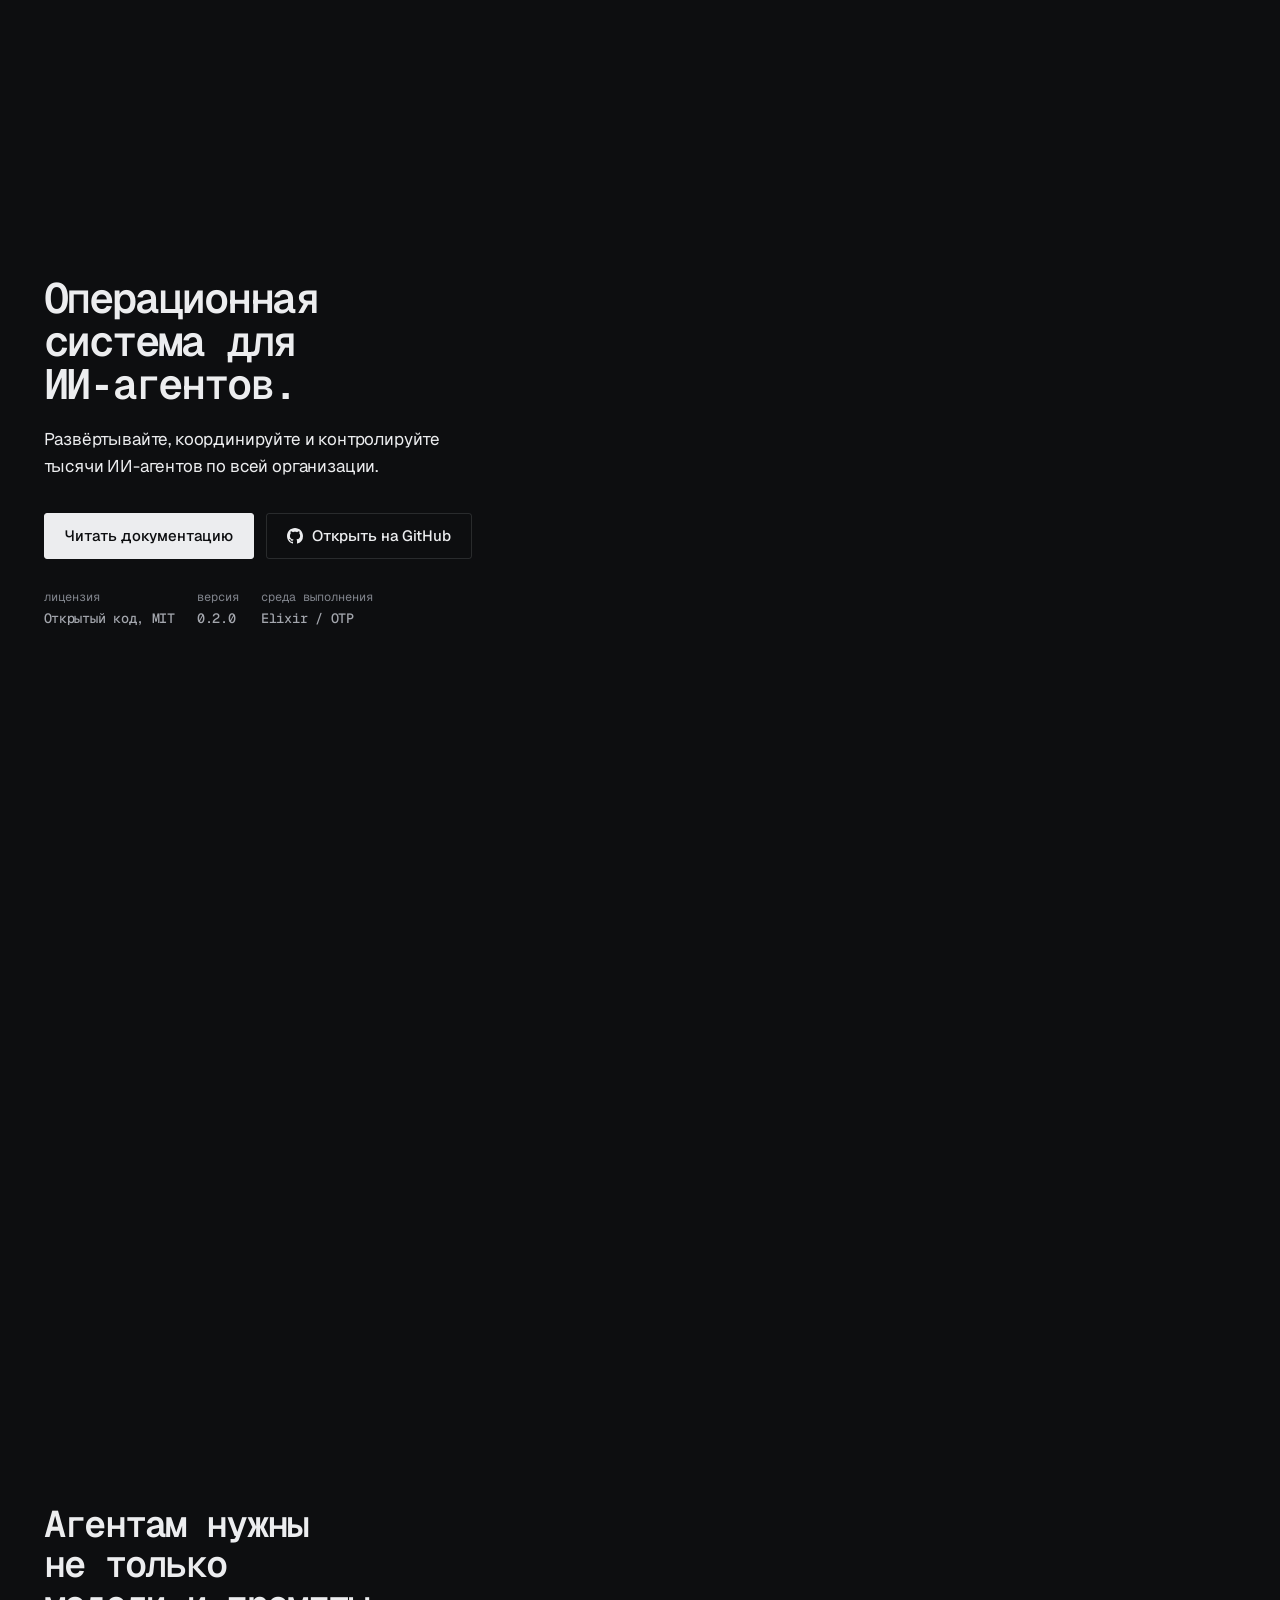
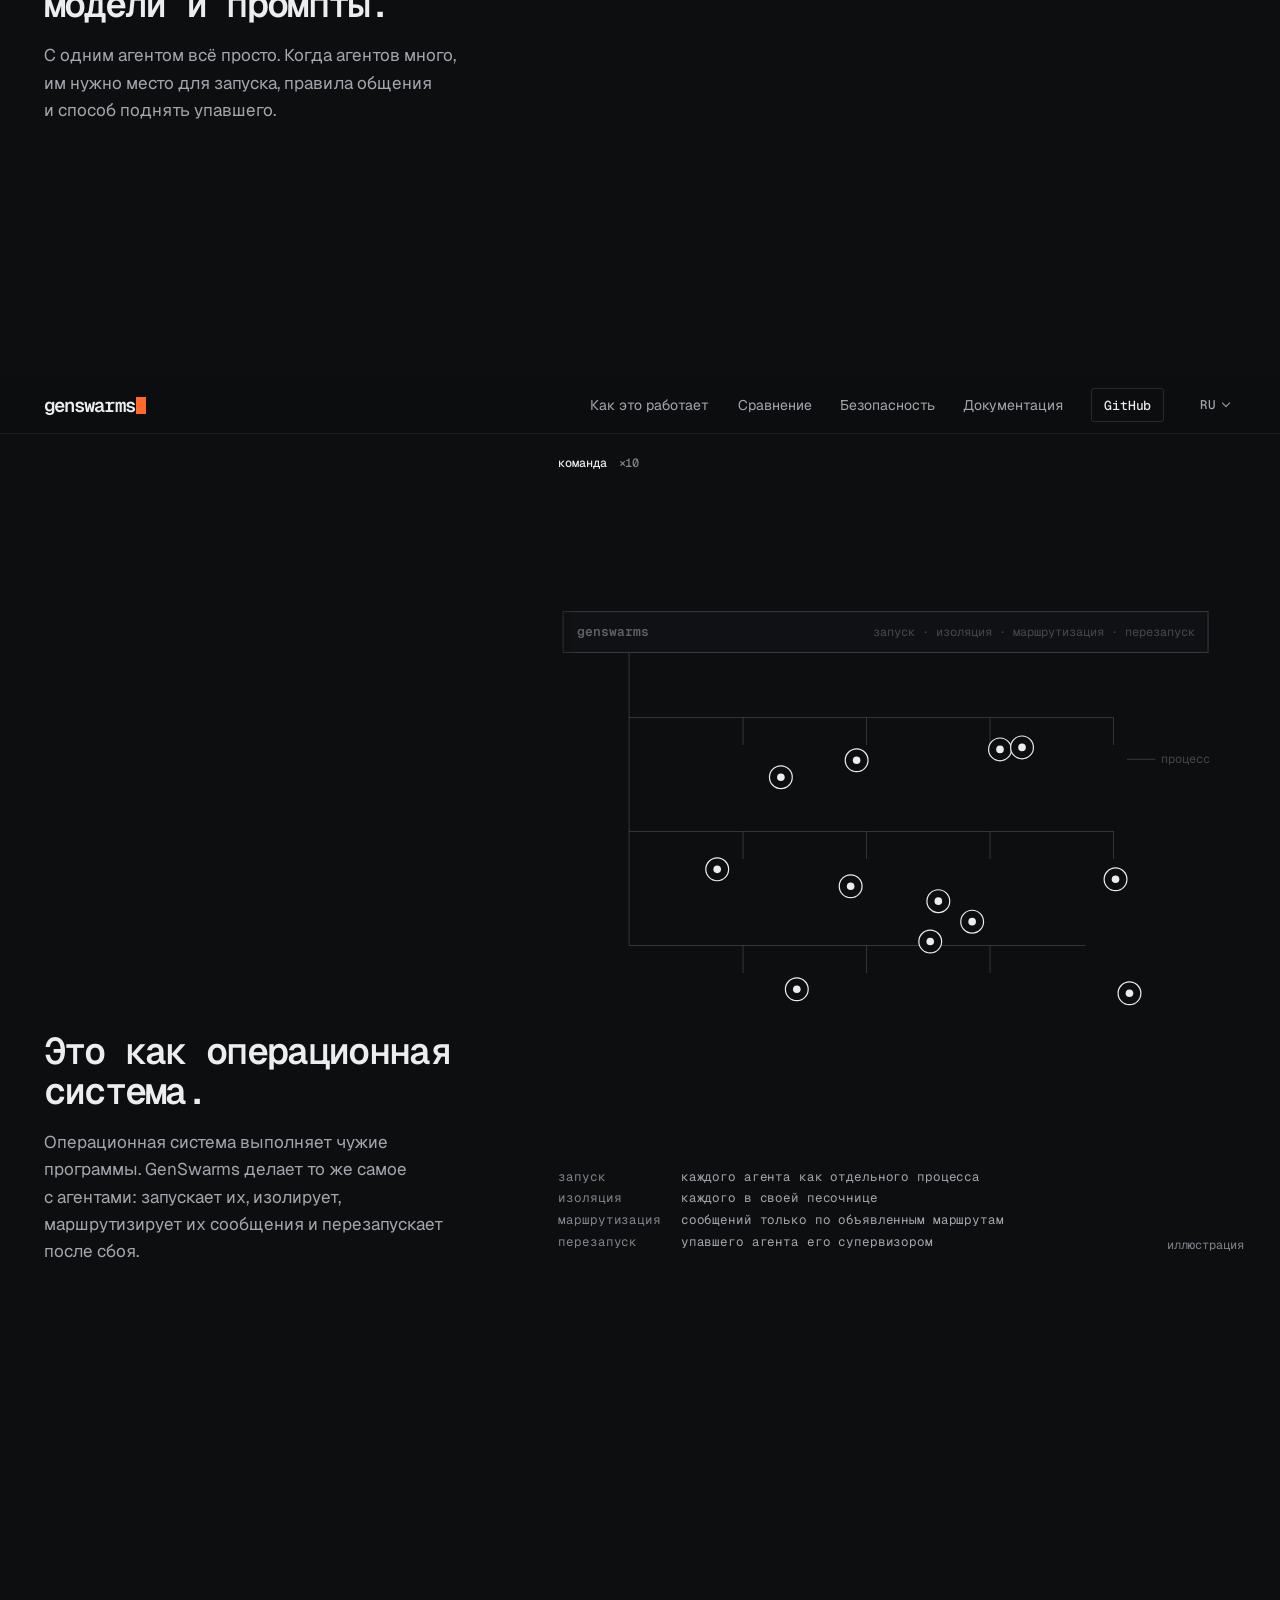
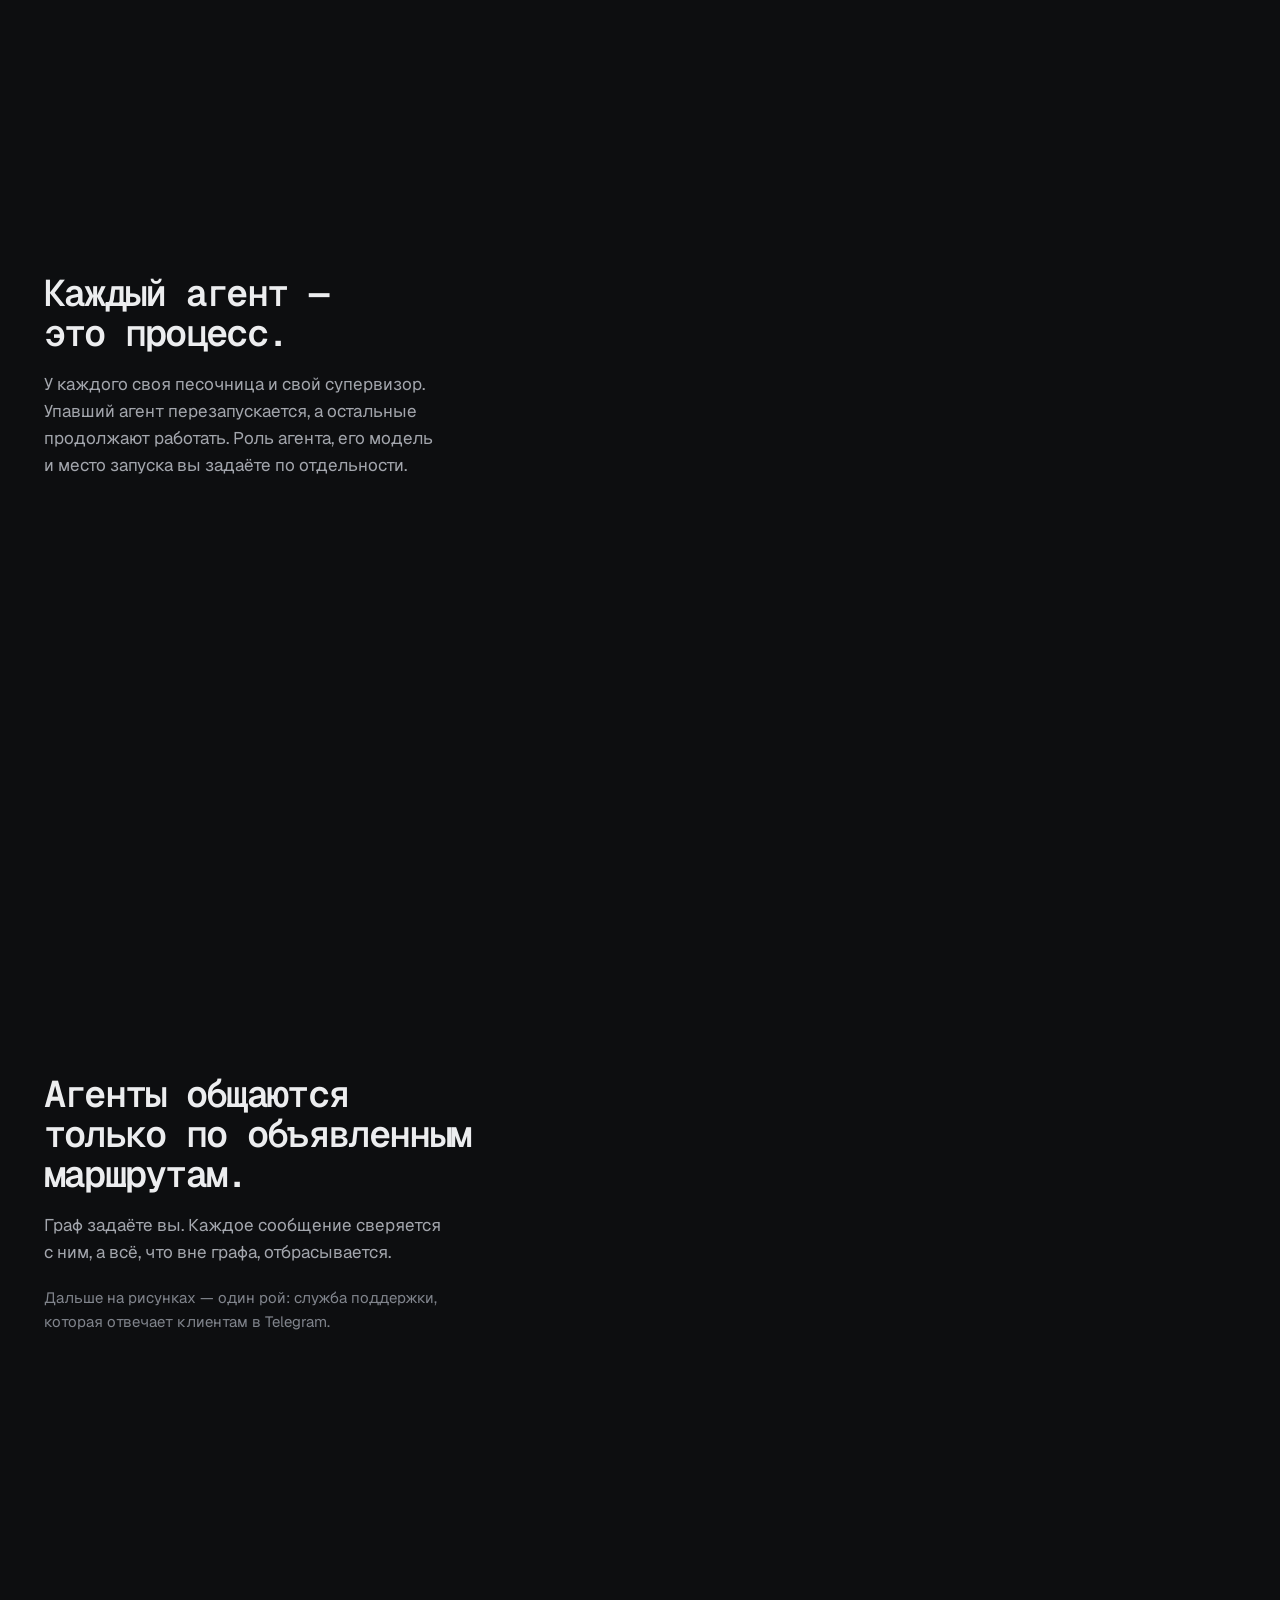
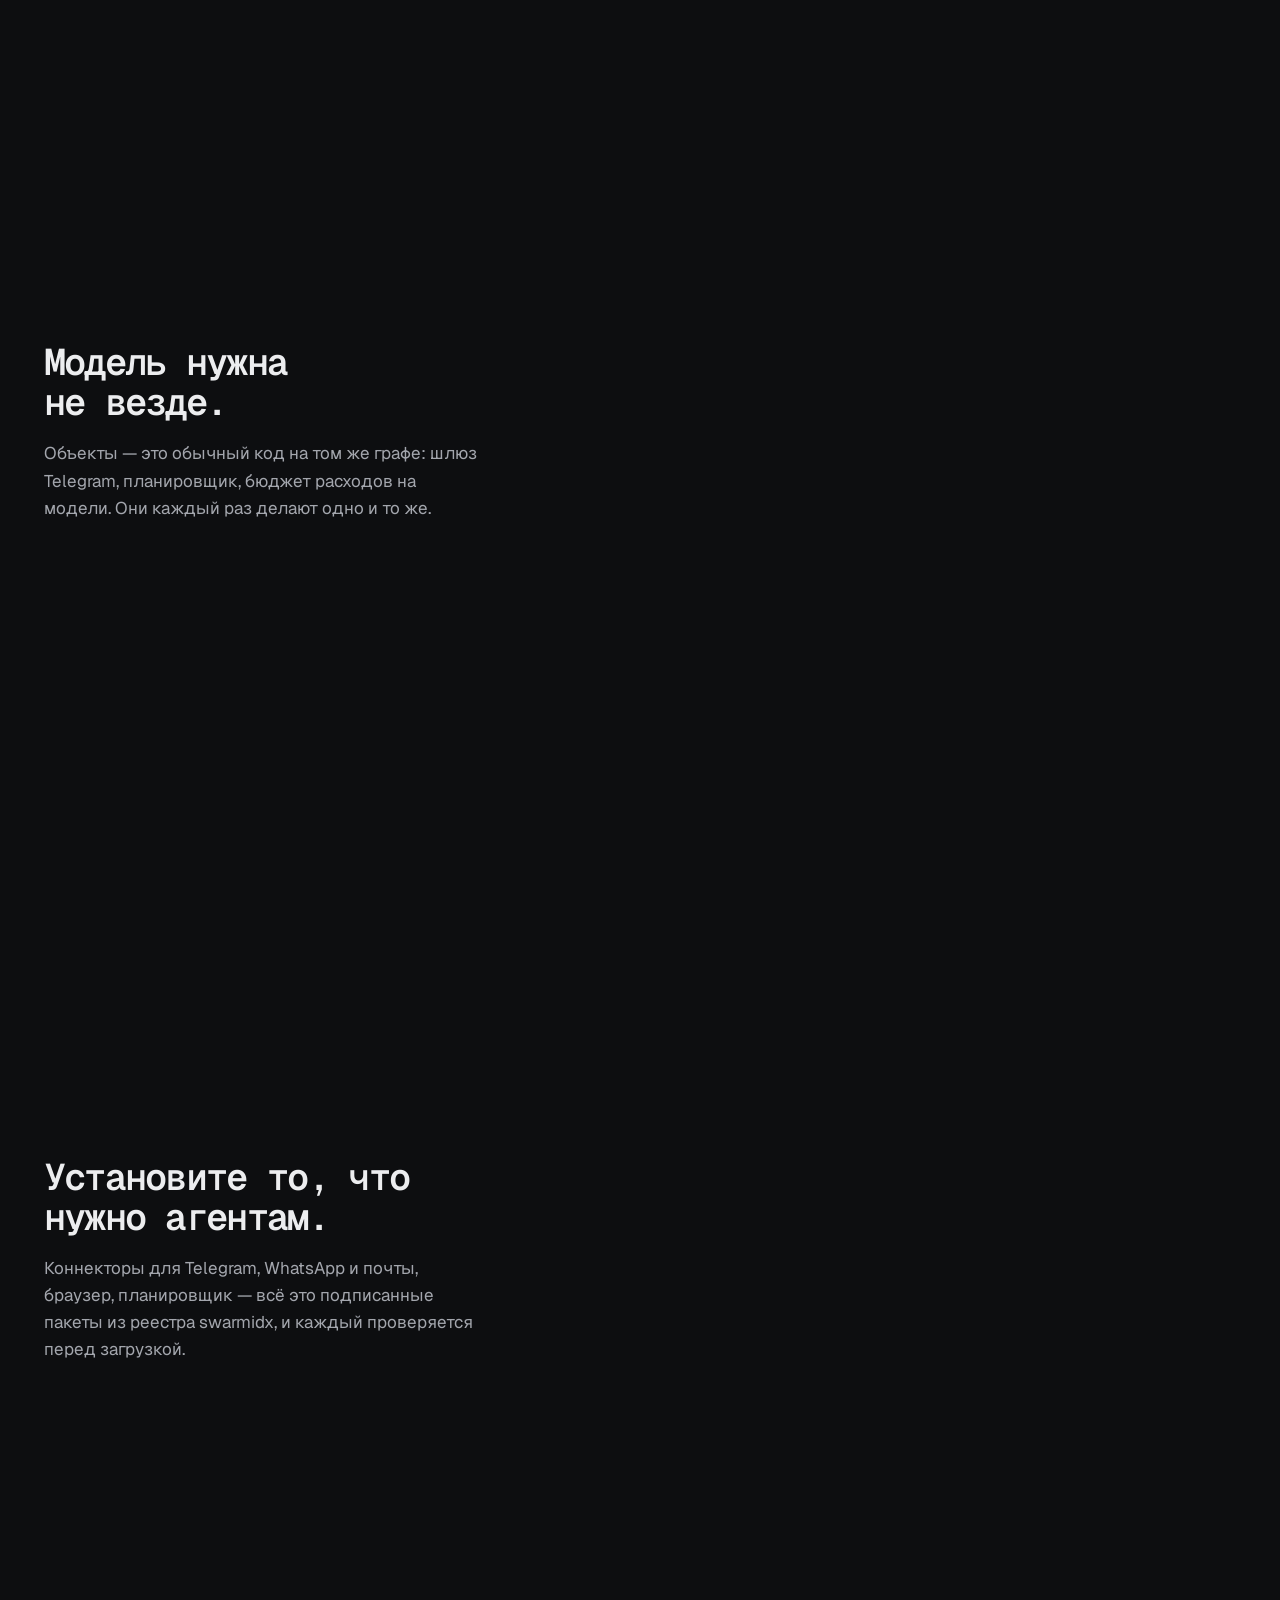
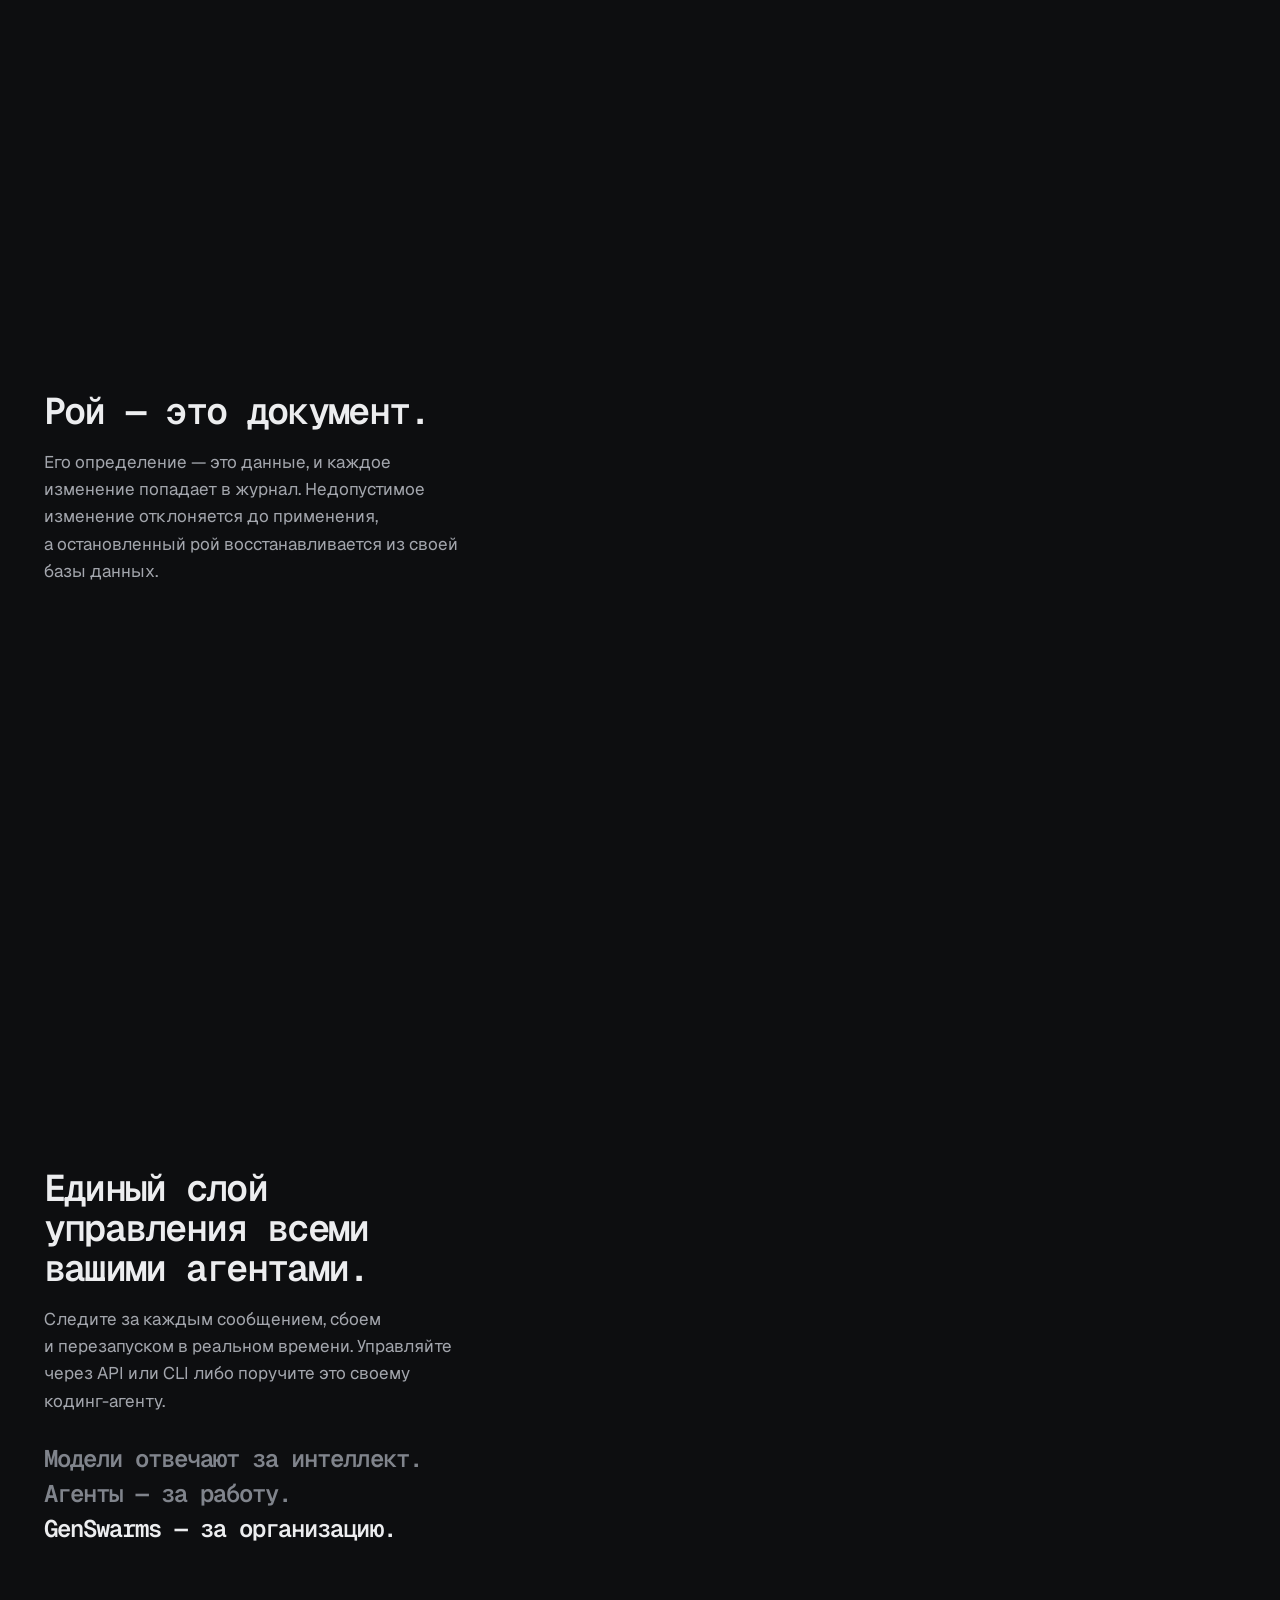
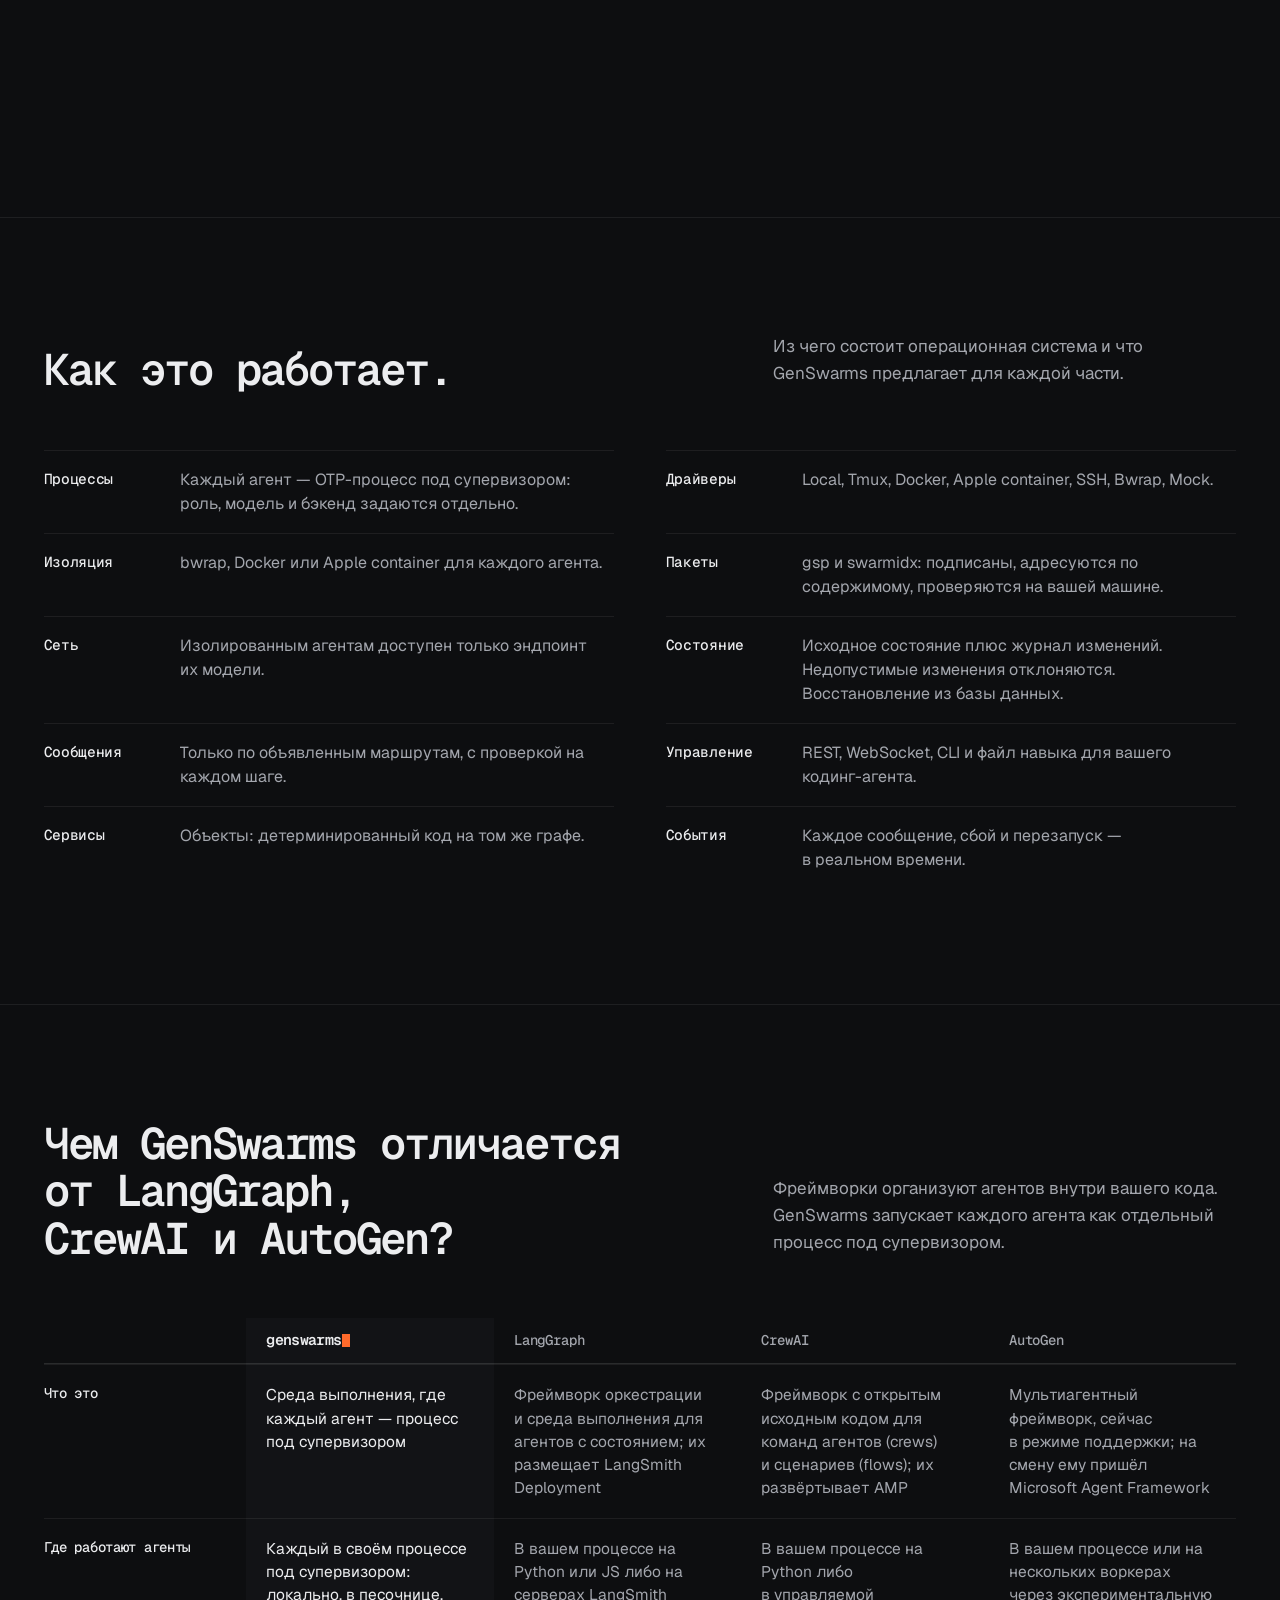
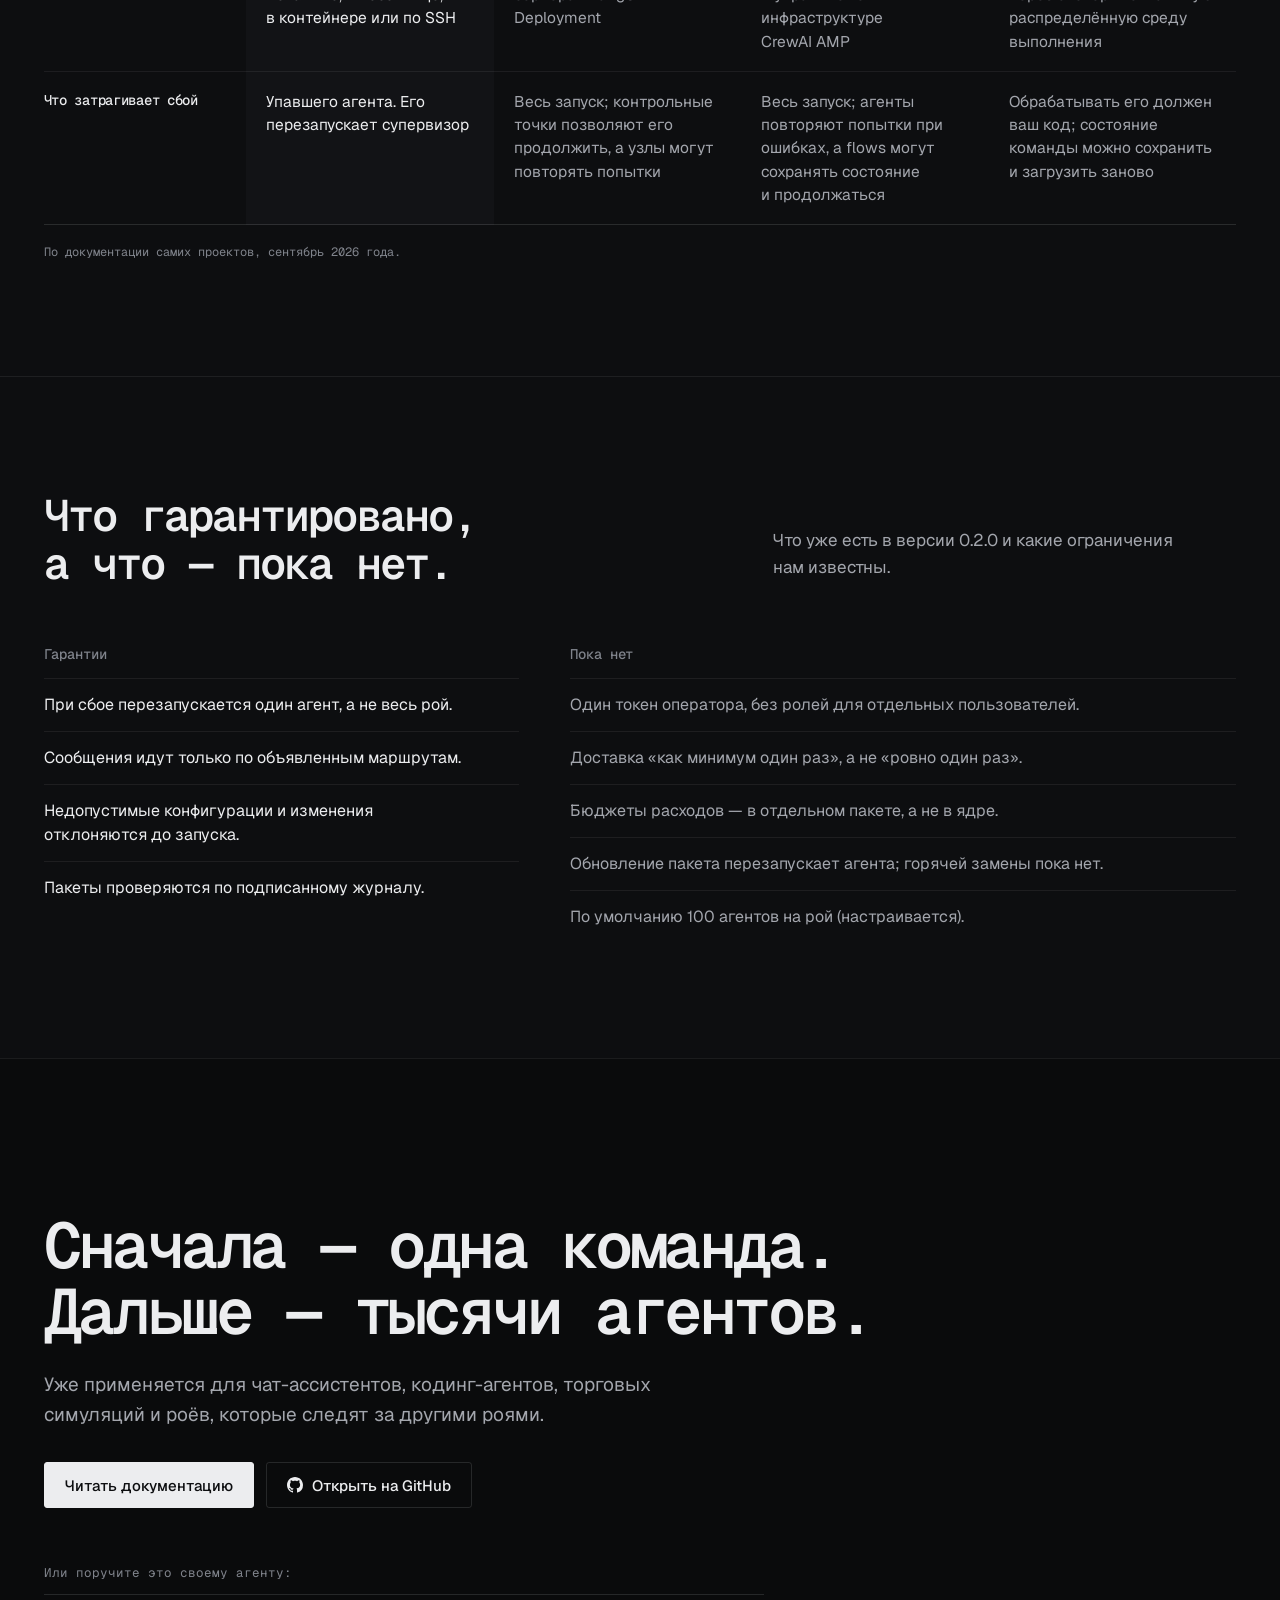
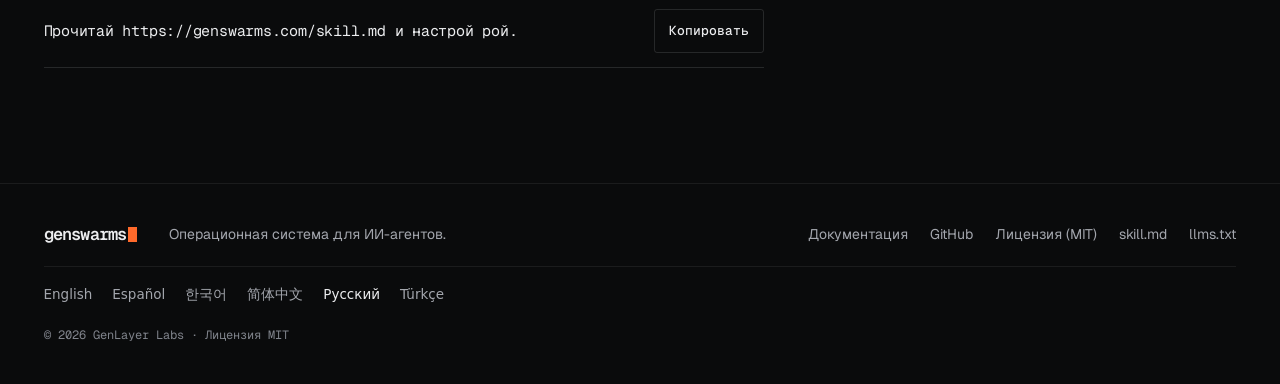
<file: website/ru/index.html>
<!doctype html>
<html lang="ru">
<head>
<meta charset="utf-8">
<meta name="viewport" content="width=device-width, initial-scale=1">
<title>GenSwarms — операционная система для ИИ-агентов</title>
<meta name="description" content="GenSwarms запускает ИИ-агентов как отдельные процессы под супервизором: объявленные маршруты сообщений, API, живой поток событий. Открытый код, MIT.">
<link rel="canonical" href="https://genswarms.com/ru/">
<link rel="alternate" hreflang="en" href="https://genswarms.com/">
<link rel="alternate" hreflang="es" href="https://genswarms.com/es/">
<link rel="alternate" hreflang="ko" href="https://genswarms.com/ko/">
<link rel="alternate" hreflang="zh-Hans" href="https://genswarms.com/zh/">
<link rel="alternate" hreflang="ru" href="https://genswarms.com/ru/">
<link rel="alternate" hreflang="tr" href="https://genswarms.com/tr/">
<link rel="alternate" hreflang="x-default" href="https://genswarms.com/">
<meta http-equiv="content-language" content="ru">
<meta name="theme-color" content="#0D0E10">
<meta property="og:type" content="website"><meta property="og:locale" content="ru_RU">
<meta property="og:title" content="GenSwarms — операционная система для ИИ-агентов">
<meta property="og:description" content="Развёртывайте, координируйте и контролируйте ИИ-агентов как отдельные процессы под супервизором.">
<meta property="og:url" content="https://genswarms.com/ru/"><meta property="og:image" content="https://genswarms.com/og-ru.png">
<meta property="og:image:width" content="1200"><meta property="og:image:height" content="630"><meta property="og:image:alt" content="GenSwarms — операционная система для ИИ-агентов">
<meta name="twitter:card" content="summary_large_image">
<link rel="icon" href="/favicon.svg" type="image/svg+xml"><link rel="icon" href="/favicon-32.png" sizes="32x32"><link rel="apple-touch-icon" href="/apple-touch-icon.png">
<script type="application/ld+json">{"@context":"https://schema.org","@type":"SoftwareApplication","name":"GenSwarms","applicationCategory":"DeveloperApplication","operatingSystem":"Linux, macOS","softwareVersion":"0.2.0","license":"https://opensource.org/licenses/MIT","url":"https://genswarms.com/ru/","codeRepository":"https://github.com/genlayerlabs/genswarms","description":"Операционная система для ИИ-агентов: запускает их как отдельные процессы под супервизором, с объявленными маршрутами сообщений, API (REST и WebSocket) и потоком событий в реальном времени.","inLanguage":"ru","offers":{"@type":"Offer","price":"0","priceCurrency":"USD"},"author":{"@type":"Organization","name":"GenLayer Labs"}}</script>
<link rel="preconnect" href="https://fonts.googleapis.com">
<link rel="preconnect" href="https://fonts.gstatic.com" crossorigin>
<link href="https://fonts.googleapis.com/css2?family=Geist+Mono:wght@400..600&family=Geist:wght@400..600&display=swap" rel="stylesheet" media="print" onload="this.media='all'">
<noscript><link href="https://fonts.googleapis.com/css2?family=Geist+Mono:wght@400..600&family=Geist:wght@400..600&display=swap" rel="stylesheet"></noscript>
<script>(function(){var d=document.documentElement;d.classList.add('js');if(matchMedia('(min-width: 960px) and (min-height: 640px), (orientation: landscape) and (min-width: 640px) and (max-height: 639px)').matches)d.classList.add('cine')})()</script>
<style>
:root{color-scheme:dark;--bg:#0D0E10;--bg-0:#0A0B0C;--bg-1:#121316;--bg-2:#18191D;--hl:rgba(232,234,238,.075);--hl-2:rgba(232,234,238,.13);--hl-3:rgba(232,234,238,.22);--ink:#ECEDEF;--ink-2:#A3A6AD;--ink-3:#80848C;--or:#FF6A2B;--fm:'Geist Mono',ui-monospace,SFMono-Regular,Menlo,monospace;--fs:'Geist',ui-sans-serif,system-ui,-apple-system,'Segoe UI',sans-serif;--fh:var(--fm);--fc:'Geist Mono',ui-monospace,SFMono-Regular,Menlo,monospace;--g:clamp(16px,3.4vw,48px);--nav:56px;--sh:clamp(280px,42vh,440px)}@supports (height:1svh){:root{--sh:clamp(280px,42svh,440px)}}*{box-sizing:border-box}html{-webkit-text-size-adjust:100%;text-size-adjust:100%;scroll-behavior:smooth;scroll-padding-top:calc(var(--nav) + 8px);background:var(--bg)}@media (prefers-reduced-motion:reduce){html{scroll-behavior:auto}}body{margin:0;background:var(--bg);color:var(--ink-2);font:400 17px/1.6 var(--fs);-webkit-font-smoothing:antialiased;text-rendering:optimizeLegibility;overflow-x:hidden;overflow-x:clip}a{color:inherit}:focus-visible{outline:2px solid var(--ink);outline-offset:3px;border-radius:2px}.sr{position:absolute;width:1px;height:1px;overflow:hidden;clip:rect(0 0 0 0);white-space:nowrap}.skip{position:absolute;left:16px;bottom:100%;max-width:calc(100% - 32px);background:var(--ink);color:var(--bg);padding:10px 14px;z-index:100;font-weight:500;border-radius:2px}.skip:focus{bottom:auto;top:12px}h1,h2,h3{font-family:var(--fh);color:var(--ink);margin:0;font-weight:600;text-wrap:balance}p,.gu li,.spec dd,.cmp td,.ro .ln,.ro-in .ln{text-wrap:pretty}@media (max-width:1279px){.pk .ln{margin-bottom:6px;line-height:1.5}.pk .pn{flex-basis:100%}}.wrap{max-width:1280px;margin:0 auto;padding:0 var(--g);position:relative}.brand{display:inline-flex;align-items:center;min-height:44px;font:600 19px/1 var(--fm);letter-spacing:-.045em;color:var(--ink);text-decoration:none;white-space:nowrap}.cur{display:inline-block;width:.52em;height:.86em;background:var(--or);margin-left:.08em;vertical-align:-.1em}.brand .cur{align-self:center;margin-top:.05em}.top{position:sticky;top:0;z-index:20;background:rgba(13,14,16,.9);-webkit-backdrop-filter:blur(10px);backdrop-filter:blur(10px);border-bottom:1px solid var(--hl)}.top-in{height:var(--nav);display:flex;align-items:center;justify-content:space-between;gap:20px}.top nav{display:flex;align-items:center;gap:clamp(12px,2.2vw,30px);font-size:14px}.top nav>a{display:inline-flex;align-items:center;min-height:44px;color:var(--ink-2);text-decoration:none;transition:color .15s;white-space:nowrap}.top nav>a:hover{color:var(--ink)}.top nav .gh{min-height:34px;padding:0 12px;border:1px solid var(--hl-2);border-radius:3px;color:var(--ink);font:500 13px/1 var(--fm);letter-spacing:-.01em}.top nav .gh:hover{border-color:var(--ink-3)}@media (max-width:719px){.top nav>a:not(.gh):not([href="/docs/"]){display:none}}@media (max-width:719px),(pointer:coarse){.top nav .gh{min-height:44px}}.ctas{display:flex;flex-wrap:wrap;gap:12px;margin-top:32px}.btn{display:inline-flex;align-items:center;justify-content:center;gap:9px;min-height:46px;padding:0 20px;font:500 15px/1 var(--fs);text-decoration:none;border-radius:3px;white-space:nowrap;transition:background .15s,border-color .15s,color .15s}.btn svg{width:16px;height:16px;flex:none}.btn-p{background:var(--ink);color:var(--bg);border:1px solid var(--ink)}.btn-p:hover{background:#fff;border-color:#fff}.btn-s{border:1px solid var(--hl-2);color:var(--ink);background:transparent}.btn-s:hover{border-color:var(--ink-3)}.story{position:relative}.stage-col{position:sticky;top:var(--nav);z-index:5;height:var(--sh);background:var(--bg);border-bottom:1px solid var(--hl)}html:not(.js) .stage-col{display:none}html.js:not(.cine) .steps :is(a,button){scroll-margin-top:calc(var(--nav) + var(--sh) + 16px)}.stage{position:relative;height:100%;overflow:hidden}.stage canvas{position:absolute;inset:0;width:100%;height:100%;display:block;-webkit-mask-image:linear-gradient(180deg,#000 calc(100% - 22px),transparent);mask-image:linear-gradient(180deg,#000 calc(100% - 22px),transparent)}.zcap{position:absolute;left:16px;top:12px;padding:3px 7px;margin:-3px -7px;background:rgba(13,14,16,.86);border-radius:3px;display:flex;flex-wrap:wrap;align-items:baseline;gap:2px 12px;font:500 12px/1.4 var(--fm);letter-spacing:-.01em;color:var(--ink);pointer-events:none;max-width:calc(100% - 32px)}.zcap .zf{color:var(--ink-3);font-variant-numeric:tabular-nums;min-width:4.5ch}.zcap .n{color:var(--ink-3);font-weight:400}.zcap .n:empty{display:none}.ill{position:absolute;right:16px;bottom:10px;padding:3px 7px;margin:-3px -7px;background:rgba(13,14,16,.86);border-radius:3px;font:400 12px/1 var(--fm);color:var(--ink-3);pointer-events:none}.ros{display:none}.steps{padding:0 var(--g)}.step{padding:48px 0 56px;min-height:72vh;min-height:72svh}.step.hero{min-height:0;padding-top:28px}.js .step[data-step="1"]{min-height:118vh;min-height:118svh}.js .step:last-child{min-height:88vh;min-height:88svh}html:not(.js) .steps{max-width:1280px;margin:0 auto}html:not(.js) .step{min-height:0;border-top:1px solid var(--hl)}html:not(.js) .step.hero{border-top:0;padding-top:clamp(48px,8vw,112px)}.copy{max-width:36rem}h1{font-size:clamp(34px,9.4vw,72px);line-height:1.02;letter-spacing:-.05em;margin-bottom:20px}.lead{font:400 clamp(18px,2vw,22px)/1.45 var(--fs);color:var(--ink);letter-spacing:-.01em;margin:0;max-width:26em}.facts{display:flex;flex-wrap:wrap;gap:14px 0;margin:32px 0 0;padding:0}.facts div{padding:0 22px 0 0}.facts dt{font:400 12px/1 var(--fm);color:var(--ink-3);margin-bottom:7px}.facts dd{margin:0;white-space:nowrap;font:500 13.5px/1.3 var(--fm);color:var(--ink-2);letter-spacing:-.02em}.step h2{font-size:clamp(27px,7.2vw,42px);line-height:1.08;letter-spacing:-.045em;margin-bottom:18px}.copy p{margin:0 0 14px;font-size:17px;line-height:1.6;max-width:31em}.copy .lead{margin:0}.copy .ex{font-size:15px;color:var(--ink-3);margin-top:20px}.triad{margin-top:28px!important;display:grid;gap:4px}.triad span{display:block;font:600 clamp(18px,4.6vw,24px)/1.3 var(--fh);letter-spacing:-.04em;color:var(--ink-3);text-wrap:balance}.triad span:last-child{color:var(--ink)}.ro,.ro-in{font:400 12.5px/1.75 var(--fm);color:var(--ink-2);letter-spacing:-.01em;min-width:0}.ro-in{margin-top:22px;padding-top:14px;border-top:1px solid var(--hl)}.ro-in+.ro-in{margin-top:14px}.ro .ro-t,.ro-in .ro-t{font:inherit;color:var(--ink-3);margin:0 0 2px;max-width:none}.ro .cap,.ro-in .cap{margin:0 0 6px;font:400 14px/1.5 var(--fs);color:var(--ink-2);letter-spacing:0;max-width:none}.ro .cap b,.ro-in .cap b{font:500 13px/1 var(--fm);color:var(--ink)}.log{margin:0}.kv{display:grid;grid-template-columns:max-content minmax(0,1fr);column-gap:20px}.log.kv .ln{display:contents}.log .ln{display:flex;flex-wrap:wrap;gap:0 12px}.log dt,.log dd{margin:0}.log .k{color:var(--ink-3)}.ev .k{min-width:10.2em}.ar{color:var(--ink-3)}.log .hot,.log .hot .k,.log .hot .e2{color:var(--or)}.tag{color:var(--or);border:1px solid rgba(255,106,43,.45);padding:0 5px;line-height:1.45;font-size:12px;align-self:center;border-radius:2px}.log .dim{color:var(--ink-3)}.st .k{min-width:7.2em}.e2{min-width:9.4em;color:var(--ink-3)}.pk .pn{color:var(--ink)}.pk .dg{color:var(--ink-3)}.pk .vf{color:var(--ink-2)}.legend{display:flex;flex-wrap:wrap;gap:4px 18px;color:var(--ink-3);font-size:12px}.lg{display:inline-flex;align-items:center;gap:7px}.lg svg{height:12px;width:auto;flex:none}.lg .ag-o{fill:none;stroke:var(--ink);stroke-width:1.2}.lg .ag-i{fill:var(--ink)}.lg .ob{fill:none;stroke:var(--ink);stroke-width:1.2}.lg .sp{fill:none;stroke:var(--ink-2);stroke-width:1.1}.lg .e{stroke:var(--ink-3);stroke-width:1}.lg .pu{stroke:var(--ink);stroke-width:1.6;stroke-linecap:round}@media (max-width:519px){.ev .k{min-width:0;flex-basis:100%}.ev .ln{margin-bottom:4px}.st .k{min-width:6.6em}.e2{min-width:0}.kv{column-gap:14px}}@media (min-width:600px){:root{--sh:clamp(300px,46vh,560px)}@supports (height:1svh){:root{--sh:clamp(300px,46svh,560px)}}.js .steps{max-width:44rem;margin:0 auto}.zcap{left:24px;top:16px}.ill{right:24px;bottom:14px}}.cine .story-in{display:grid;grid-template-columns:minmax(0,calc((min(100%,1280px) - 2 * var(--g)) * 5 / 12)) minmax(0,1fr);padding-left:max(var(--g),calc((100% - 1280px) / 2 + var(--g)))}.cine .stage-col{grid-column:2;grid-row:1;position:relative;top:auto;height:auto;border:0;background:none;z-index:auto}.cine .stage{position:sticky;top:var(--nav);height:calc(100vh - var(--nav))}@supports (height:1svh){.cine .stage{height:calc(100svh - var(--nav))}}@property --rb{syntax:'<length>';inherits:true;initial-value:60px}.cine .stage{--rb:60px;transition:--rb .5s ease}.cine .stage canvas{-webkit-mask-image:linear-gradient(90deg,transparent,#000 56px),linear-gradient(0deg,rgba(0,0,0,.1) var(--rb),#000 calc(var(--rb) + 56px));mask-image:linear-gradient(90deg,transparent,#000 56px),linear-gradient(0deg,rgba(0,0,0,.1) var(--rb),#000 calc(var(--rb) + 56px));-webkit-mask-composite:source-in;mask-composite:intersect}.cine .zcap{left:36px;top:22px}.cine .ill{right:36px;bottom:26px}.cine .ros{display:grid;position:absolute;left:36px;right:170px;bottom:24px;pointer-events:none}.cine .ro{grid-area:1/1;align-self:end;opacity:0;visibility:hidden;transition:opacity .35s ease,visibility 0s linear .35s;max-width:560px}.cine .ro.on{opacity:1;visibility:visible;transition:opacity .4s ease .1s,visibility 0s}.cine .ro-in{position:absolute;width:1px;height:1px;overflow:hidden;clip:rect(0 0 0 0);white-space:nowrap;margin:0;padding:0;border:0}.cine .steps{grid-column:1;grid-row:1;padding:0 clamp(28px,3.4vw,56px) 0 0;max-width:none;margin:0}.cine .step{min-height:92vh;display:flex;flex-direction:column;justify-content:center;padding:10vh 0}.cine .step.hero{min-height:calc(100vh - var(--nav));padding:4vh 0 10vh}.cine .step[data-step="1"]{min-height:160vh}.cine .step:last-child{min-height:calc(100vh + 8px)}.cine h1{font-size:clamp(40px,min(4.15vw,8vh),60px)}.cine .step h2{font-size:clamp(28px,min(2.9vw,5.4vh),40px)}@media (max-height:820px){.cine .ro .cap{font-size:13.5px}.cine .ro,.cine .ro-in{font-size:12px;line-height:1.65}}@media (max-height:639px){.cine .ros{display:none}.cine .ro-in{position:static;width:auto;height:auto;overflow:visible;clip:auto;white-space:normal;margin-top:18px;padding-top:12px;border-top:1px solid var(--hl)}.cine .stage{--rb:0px}.cine h1{font-size:clamp(28px,min(4.15vw,9vh),48px);margin-bottom:14px}.cine .step h2{font-size:clamp(22px,min(2.9vw,7vh),34px);margin-bottom:12px}.cine .copy>p{font-size:15.5px;line-height:1.55;margin-bottom:10px}.cine .copy .lead{font-size:clamp(16px,4vh,19px)}.cine .triad{margin-top:16px!important}.cine .triad span{font-size:clamp(16px,4.4vh,20px)}.cine .ctas{margin-top:20px}.cine .facts{margin-top:20px}.cine .step{padding:6vh 0;min-height:100vh}.cine .step.hero{padding:3vh 0 6vh}.cine .zcap{left:24px;top:12px}.cine .ill{right:16px;bottom:12px}@media (max-height:430px){.cine .step{padding:4vh 0}.cine .step h2{font-size:clamp(20px,6.2vh,28px);margin-bottom:10px}.cine .copy>p{font-size:14.5px;line-height:1.5;margin-bottom:8px}.cine .ro-in{margin-top:12px;padding-top:8px}.cine .triad{margin-top:10px!important;gap:2px}.cine .triad span{font-size:clamp(15px,4.2vh,18px)}}}.sec{border-top:1px solid var(--hl)}.sec>.wrap{padding-top:clamp(64px,9vw,120px);padding-bottom:clamp(64px,9vw,120px)}.sec-head{display:grid;gap:14px;margin-bottom:clamp(32px,5vw,56px)}.sec-head h2{font-size:clamp(28px,6.6vw,44px);line-height:1.08;letter-spacing:-.045em;max-width:19em}.sec-head p{margin:0;max-width:32em;font-size:17px}@media (min-width:1000px){.sec-head{grid-template-columns:minmax(0,7fr) minmax(0,5fr);gap:0;align-items:end}.sec-head h2{padding-right:48px}.sec-head p{padding-left:clamp(24px,2.6vw,40px);padding-bottom:6px}}.spec{margin:0;display:grid;column-gap:clamp(32px,4vw,64px)}@media (min-width:1000px){.spec{grid-template-columns:1fr 1fr;grid-auto-flow:column;grid-template-rows:repeat(5,auto)}}.spec .row{display:grid;grid-template-columns:120px minmax(0,1fr);gap:16px;padding:17px 0;border-top:1px solid var(--hl)}.spec dt{font:500 14.5px/1.45 var(--fh);color:var(--ink);letter-spacing:-.02em}.spec dd{margin:0;font-size:16px;line-height:1.5;color:var(--ink-2)}@media (max-width:519px){.spec .row{grid-template-columns:minmax(0,1fr);gap:2px}}.cmp-wrap{min-width:0}.cmp{width:100%;border-collapse:separate;border-spacing:0;font-size:15.5px;line-height:1.5}.cmp th,.cmp td{text-align:left;vertical-align:top;padding:18px 20px;border-top:1px solid var(--hl)}.cmp thead th{border-top:0;padding-top:14px;padding-bottom:14px;font:500 14px/1.2 var(--fm);color:var(--ink-2);letter-spacing:-.01em;border-bottom:1px solid var(--hl-2)}.cmp tbody th{font:500 14px/1.45 var(--fh);color:var(--ink);letter-spacing:-.02em;width:17%;padding-left:0}.cmp td{color:var(--ink-2);width:20.75%}.cmp .gs{background:var(--bg-1);color:var(--ink)}.gs-name{font:600 15px/1 var(--fm);letter-spacing:-.045em;color:var(--ink);white-space:nowrap}.gs-name .cur{width:.5em;height:.85em}.cmp tbody tr:last-child th,.cmp tbody tr:last-child td{border-bottom:1px solid var(--hl-2)}.src{margin:18px 0 0;font:400 12px/1.5 var(--fm);color:var(--ink-3)}@media (max-width:899px){.cmp,.cmp tbody,.cmp tr,.cmp th,.cmp td{display:block;width:auto}.cmp thead{position:absolute;width:1px;height:1px;overflow:hidden;clip:rect(0 0 0 0)}.cmp tr{padding:22px 0 12px;border-top:1px solid var(--hl-2)}.cmp tbody tr:last-child{border-bottom:1px solid var(--hl-2)}.cmp tbody th{border:0;padding:0 0 12px;font-size:15px;width:auto}.cmp td{border:0;padding:9px 0;display:grid;grid-template-columns:92px minmax(0,1fr);gap:14px;font-size:15px}.cmp td::before{content:attr(data-l);font:500 12.5px/1.6 var(--fm);color:var(--ink-3);letter-spacing:-.01em}.cmp td.gs{padding:12px 14px;margin-bottom:6px;border-radius:2px}.cmp td.gs::before{color:var(--ink)}.cmp tbody tr:last-child th,.cmp tbody tr:last-child td{border-bottom:0}}@media (max-width:399px){.cmp td{grid-template-columns:78px minmax(0,1fr);gap:10px}}.gu{display:grid;gap:40px}@media (min-width:1000px){.gu{grid-template-columns:5fr 7fr;gap:clamp(32px,4vw,64px)}}.gu h3{font-size:14px;letter-spacing:-.01em;font-weight:500;color:var(--ink-3);padding:0 0 12px}.gu ul{list-style:none;margin:0;padding:0}.gu li{padding:14px 0;border-top:1px solid var(--hl);font-size:16px;line-height:1.5}.yes li{color:var(--ink)}.not li{color:var(--ink-2)}.close{background:var(--bg-0)}.close>.wrap{padding-top:clamp(80px,12vw,160px);padding-bottom:clamp(72px,9vw,120px)}.close h2{font-size:clamp(34px,5vw,68px);line-height:1.04;letter-spacing:-.055em}.close h2 span{display:block}@media (max-width:759px){.close h2{font-size:clamp(28px,8.2vw,34px)}}.close-p{font-size:clamp(17px,1.6vw,19px);max-width:32em;margin:24px 0 0;color:var(--ink-2)}.handoff{margin-top:56px;max-width:720px}.handoff p{margin:0 0 12px;font:400 12.5px/1.4 var(--fm);color:var(--ink-3)}.cmd{display:flex;align-items:center;gap:16px;padding:14px 0;border-top:1px solid var(--hl-2);border-bottom:1px solid var(--hl-2)}.cmd code{flex:1;min-width:0;font:400 15px/1.5 var(--fm);color:var(--ink);letter-spacing:-.015em;overflow-wrap:break-word}.cmd button{appearance:none;-webkit-appearance:none;flex:none;border:1px solid var(--hl-2);border-radius:3px;background:none;color:var(--ink);font:500 13px/1 var(--fm);min-height:44px;padding:0 14px;min-width:80px;cursor:pointer;transition:border-color .15s;white-space:nowrap}.cmd button:hover{border-color:var(--ink-3)}@media (max-width:519px){.cmd{flex-wrap:wrap;gap:12px}.cmd code{flex-basis:100%;overflow-wrap:anywhere;font-size:14.5px}}.foot{border-top:1px solid var(--hl);background:var(--bg-0);font-size:14px;color:var(--ink-3)}.foot-in{display:flex;flex-wrap:wrap;align-items:center;gap:10px 32px;padding-top:28px;padding-bottom:40px}.foot .brand{font-size:17px}.foot p{margin:0;flex:1;min-width:220px;color:var(--ink-2)}.foot nav{display:flex;flex-wrap:wrap;gap:0 22px}.foot nav a{display:inline-flex;align-items:center;min-height:44px;text-decoration:none;color:var(--ink-2)}.foot nav a:hover{color:var(--ink)}.foot .legal{flex-basis:100%;font:400 12px/1.4 var(--fm);color:var(--ink-3)}@media (prefers-reduced-motion:reduce){*,*::before,*::after{animation:none!important;transition:none!important}}
.lang{position:relative}.lang summary{list-style:none;display:inline-flex;align-items:center;justify-content:center;gap:7px;min-height:44px;min-width:44px;cursor:pointer;color:var(--ink-2);font:500 12.5px/1 var(--fm);letter-spacing:.02em;border-radius:3px}.lang summary::-webkit-details-marker{display:none}.lang summary::after{content:"";width:5px;height:5px;border-right:1.5px solid currentColor;border-bottom:1.5px solid currentColor;transform:translateY(-2px) rotate(45deg)}.lang[open] summary::after{transform:translateY(1px) rotate(-135deg)}.lang summary:hover,.lang[open] summary{color:var(--ink)}.lang ul{position:absolute;right:0;top:100%;z-index:30;list-style:none;margin:6px 0 0;padding:6px;min-width:176px;background:var(--bg-2);border:1px solid var(--hl-2);border-radius:4px;box-shadow:0 16px 40px rgba(0,0,0,.45)}.top nav .lang a{display:flex;align-items:center;min-height:44px;padding:0 12px;border-radius:3px;color:var(--ink-2);font:400 15px/1.2 system-ui,-apple-system,"Segoe UI",Roboto,"Noto Sans","Apple SD Gothic Neo","Noto Sans KR","PingFang SC","Noto Sans SC",sans-serif;text-decoration:none;white-space:nowrap}.top nav .lang a:hover{background:var(--hl);color:var(--ink)}.top nav .lang a[aria-current]{color:var(--ink);font-weight:600}.foot .foot-langs{flex-basis:100%;gap:0 20px;border-top:1px solid var(--hl);padding-top:6px;font-family:system-ui,-apple-system,"Segoe UI",Roboto,"Noto Sans","Apple SD Gothic Neo","Noto Sans KR","PingFang SC","Noto Sans SC",sans-serif}.foot-langs a{font-size:13.5px}.foot-langs a[aria-current]{color:var(--ink)}.langbar{position:fixed;left:0;right:0;bottom:0;z-index:30;padding-bottom:env(safe-area-inset-bottom)!important;border-top:1px solid var(--hl-2,rgba(255,255,255,.14));display:flex;align-items:center;justify-content:center;gap:8px;min-height:44px;padding:0 4px 0 16px;background:var(--ink);color:var(--bg);font:500 15px/1.4 system-ui,-apple-system,"Segoe UI",Roboto,"Noto Sans","Apple SD Gothic Neo","Noto Sans KR","PingFang SC","Noto Sans SC",sans-serif}.langbar p{margin:0;padding:11px 0;min-width:0}.langbar a{font-weight:600;text-decoration:underline;text-decoration-color:var(--or);text-decoration-thickness:2px;text-underline-offset:3px;white-space:nowrap}.langbar button{flex:none;width:44px;height:44px;border:0;border-radius:3px;background:none;color:inherit;font:400 24px/1 system-ui,sans-serif;cursor:pointer}.langbar :focus-visible{outline-color:var(--bg)}@media (max-width:796px){.top nav>a:not(.gh):not([href="/docs/"]){display:none}}@media (max-width:414px){.top nav>a[href="/docs/"]{display:none}}
h1,h2,h3,.triad span,.spec dt{hyphens:auto;-webkit-hyphens:auto;overflow-wrap:break-word}#cmp-h{hyphens:manual;-webkit-hyphens:manual}@media (max-width:759px){h1{font-size:clamp(30px,8.6vw,64px)}.step h2{font-size:clamp(25px,6.6vw,40px)}.sec-head h2{font-size:clamp(26px,6.2vw,40px)}}@media (min-height:640px){.cine h1{font-size:clamp(34px,min(3.3vw,6.6vh),48px)}}@media (min-width:760px){html:not(.cine) h1{font-size:clamp(34px,8.4vw,64px)}}.triad span{hyphens:manual;-webkit-hyphens:manual}h1,h2{hyphens:manual;-webkit-hyphens:manual}.cmp th,.cmp td{overflow-wrap:break-word}
</style>
</head>
<body>
<a class="skip" href="#main">Перейти к содержимому</a>
<header class="top"><div class="wrap top-in">
<a class="brand" href="#s0" aria-label="GenSwarms — главная">genswarms<span class="cur" aria-hidden="true"></span></a>
<nav aria-label="Основная навигация">
<a href="#how">Как это работает</a>
<a href="#compare">Сравнение</a>
<a href="#security">Безопасность</a>
<a href="/docs/">Документация</a>
<a class="gh" href="https://github.com/genlayerlabs/genswarms">GitHub</a>
<details class="lang"><summary><span class="sr">Язык </span>RU</summary><ul><li><a href="/" hreflang="en" lang="en">English</a></li><li><a href="/es/" hreflang="es" lang="es">Español</a></li><li><a href="/ko/" hreflang="ko" lang="ko">한국어</a></li><li><a href="/zh/" hreflang="zh-Hans" lang="zh-Hans">简体中文</a></li><li><a href="/ru/" hreflang="ru" lang="ru" aria-current="page">Русский</a></li><li><a href="/tr/" hreflang="tr" lang="tr">Türkçe</a></li></ul></details>
</nav>
</div></header>
<main id="main">
<section class="story" aria-label="Что такое GenSwarms">
<div class="story-in">
<div class="stage-col"><div class="stage" data-k="0">
<canvas role="img" aria-label="Иллюстрация: организация из 36 роёв и нескольких тысяч агентов. Каждый рой — небольшая структура из агентов (круги) и объектов (квадраты) на объявленных маршрутах, под супервизорами. По маршрутам бегут сообщения; время от времени один агент падает, и супервизор его перезапускает."></canvas>
<div class="zcap" aria-hidden="true"><span class="lv">организация</span><span class="zf"></span><span class="n"></span></div>
<div class="ros" aria-hidden="true"><div class="ro legend" data-at="0"><span class="lg"><svg viewBox="0 0 14 14" aria-hidden="true"><circle cx="7" cy="7" r="5" class="ag-o"/><circle cx="7" cy="7" r="1.7" class="ag-i"/></svg>агент</span><span class="lg"><svg viewBox="0 0 14 14" aria-hidden="true"><rect x="2.5" y="2.5" width="9" height="9" class="ob"/></svg>объект</span><span class="lg"><svg viewBox="0 0 14 14" aria-hidden="true"><path d="M7 2.5L11.5 7 7 11.5 2.5 7z" class="sp"/></svg>супервизор</span><span class="lg"><svg viewBox="0 0 24 14" aria-hidden="true"><path d="M1 7H23" class="e"/><path d="M9 7H16" class="pu"/></svg>сообщение по объявленному маршруту</span></div><div class="ro" data-at="2"><p class="cap">Один агент: модель, промпт и инструменты.</p><dl class="log kv"><div class="ln"><dt class="k">модель</dt><dd>выбирает следующий шаг</dd></div><div class="ln"><dt class="k">промпт</dt><dd>ставит задачу</dd></div><div class="ln"><dt class="k">инструменты</dt><dd>выполняют работу</dd></div></dl></div><div class="ro" data-at="3"><p class="cap">Двенадцать агентов, связанных друг с другом вручную.</p><dl class="log kv"><div class="ln"><dt class="k">кто с кем общается</dt><dd>прописано в каждом агенте</dd></div><div class="ln"><dt class="k">где работает каждый</dt><dd>там, где его запустили</dd></div><div class="ln"><dt class="k">если один упадёт</dt><dd>его ничто не перезапустит</dd></div></dl></div><div class="ro" data-at="4"><dl class="log kv"><div class="ln"><dt class="k">запуск</dt><dd>каждого агента как отдельного процесса</dd></div><div class="ln"><dt class="k">изоляция</dt><dd>каждого в своей песочнице</dd></div><div class="ln"><dt class="k">маршрутизация</dt><dd>сообщений только по объявленным маршрутам</dd></div><div class="ln"><dt class="k">перезапуск</dt><dd>упавшего агента его супервизором</dd></div></dl></div><div class="ro" data-at="5"><p class="ro-t">события (иллюстрация)</p><dl class="log kv"><div class="ln hot"><dt class="k">агент 10</dt><dd>упал</dd></div><div class="ln"><dt class="k">агент 10</dt><dd>перезапущен своим супервизором</dd></div><div class="ln dim"><dt class="k">ещё 11</dt><dd>работают</dd></div></dl></div><div class="ro" data-at="6"><p class="ro-t">события (иллюстрация)</p><div class="log ev"><div class="ln"><span class="k">message_routed</span><span>telegram <span class="ar">→</span> triage</span></div><div class="ln"><span class="k">message_routed</span><span>triage <span class="ar">→</span> research</span></div><div class="ln hot"><span class="k">invalid_route</span><span>research <span class="ar">→</span> telegram</span><span class="tag">отброшено</span></div><div class="ln"><span class="k">message_routed</span><span>research <span class="ar">→</span> answer</span></div></div></div><div class="ro" data-at="7"><p class="cap">Объекты — обычный код на графе. Агенты answer и research вызывают модель через <b>budget</b>.</p><dl class="log kv"><div class="ln"><dt class="k">агенты</dt><dd>triage, research, answer: используют модель</dd></div><div class="ln"><dt class="k">объекты</dt><dd>telegram, cron, browser, budget: обычный код</dd></div></dl></div><div class="ro" data-at="8"><p class="ro-t">пакеты · swarmidx (иллюстрация)</p><div class="log pk"><div class="ln"><span class="pn">genlayerlabs/genswarms-telegram@0.6.6</span><span class="dg">sha256:9f2c…</span><span class="vf">проверен</span></div><div class="ln"><span class="pn">genlayerlabs/cron@0.2.8</span><span class="dg">sha256:4be1…</span><span class="vf">проверен</span></div><div class="ln"><span class="pn">genlayerlabs/browser@0.2.4</span><span class="dg">sha256:51d3…</span><span class="vf">проверен</span></div><div class="ln"><span class="pn">genlayerlabs/genswarms-llm-proxy@0.4.2</span><span class="dg">sha256:c07a…</span><span class="vf">проверен</span></div></div></div><div class="ro" data-at="9"><p class="cap">Отклонённые изменения в журнал не попадают. Остановленный рой восстанавливается из своей базы данных: сначала исходное состояние, затем изменения из журнала по порядку.</p><dl class="log kv"><div class="ln"><dt class="k">восстановление</dt><dd>исходное, затем изменения 1, 2, 3</dd></div></dl></div><div class="ro" data-at="10"><p class="ro-t">единый поток событий (иллюстрация)</p><div class="log st"><div class="ln"><span class="k">support</span><span class="e2">message_routed</span><span>triage → answer</span></div><div class="ln"><span class="k">observer</span><span class="e2">message_routed</span><span>watch → report</span></div><div class="ln hot"><span class="k">trading sim</span><span class="e2">restart</span><span>агент 3</span></div><div class="ln"><span class="k">coding</span><span class="e2">output</span><span>агент 2</span></div></div></div></div>
<div class="ill" aria-hidden="true">иллюстрация</div>
</div></div>
<div class="steps">
<article class="step hero" id="s0" data-step="0" data-k="0">
<div class="copy hero-copy">
<h1>Операционная система для ИИ‑агентов.</h1>
<p class="lead">Развёртывайте, координируйте и контролируйте тысячи ИИ-агентов по всей организации.</p>
<div class="ctas"><a class="btn btn-p" href="/docs/">Читать документацию</a><a class="btn btn-s" href="https://github.com/genlayerlabs/genswarms"><svg viewBox="0 0 16 16" aria-hidden="true"><path fill="currentColor" d="M8 0C3.58 0 0 3.58 0 8c0 3.54 2.29 6.53 5.47 7.59.4.07.55-.17.55-.38 0-.19-.01-.82-.01-1.49-2.01.37-2.53-.49-2.69-.94-.09-.23-.48-.94-.82-1.13-.28-.15-.68-.52-.01-.53.63-.01 1.08.58 1.23.82.72 1.21 1.87.87 2.33.66.07-.52.28-.87.51-1.07-1.78-.2-3.64-.89-3.64-3.95 0-.87.31-1.59.82-2.15-.08-.2-.36-1.02.08-2.12 0 0 .67-.21 2.2.82.64-.18 1.32-.27 2-.27.68 0 1.36.09 2 .27 1.53-1.04 2.2-.82 2.2-.82.44 1.1.16 1.92.08 2.12.51.56.82 1.27.82 2.15 0 3.07-1.87 3.75-3.65 3.95.29.25.54.73.54 1.48 0 1.07-.01 1.93-.01 2.2 0 .21.15.46.55.38A8.013 8.013 0 0016 8c0-4.42-3.58-8-8-8z"/></svg>Открыть на GitHub</a></div>
<dl class="facts"><div><dt>лицензия</dt><dd>Открытый код, MIT</dd></div><div><dt>версия</dt><dd>0.2.0</dd></div><div><dt>среда выполнения</dt><dd>Elixir / OTP</dd></div></dl>
</div>
</article>
<article class="step" id="s1" data-step="1" data-k="2 3">
<div class="copy">
<h2>Агентам нужны не только модели и промпты.</h2>
<p>С одним агентом всё просто. Когда агентов много, им нужно место для запуска, правила общения и способ поднять упавшего.</p>
<div class="ro-in" data-at="2"><p class="cap">Один агент: модель, промпт и инструменты.</p><dl class="log kv"><div class="ln"><dt class="k">модель</dt><dd>выбирает следующий шаг</dd></div><div class="ln"><dt class="k">промпт</dt><dd>ставит задачу</dd></div><div class="ln"><dt class="k">инструменты</dt><dd>выполняют работу</dd></div></dl></div><div class="ro-in" data-at="3"><p class="cap">Двенадцать агентов, связанных друг с другом вручную.</p><dl class="log kv"><div class="ln"><dt class="k">кто с кем общается</dt><dd>прописано в каждом агенте</dd></div><div class="ln"><dt class="k">где работает каждый</dt><dd>там, где его запустили</dd></div><div class="ln"><dt class="k">если один упадёт</dt><dd>его ничто не перезапустит</dd></div></dl></div>
</div>
</article>
<article class="step" id="s2" data-step="2" data-k="4">
<div class="copy">
<h2>Это как операционная система.</h2>
<p>Операционная система выполняет чужие программы. GenSwarms делает то же самое с агентами: запускает их, изолирует, маршрутизирует их сообщения и перезапускает после сбоя.</p>
<div class="ro-in" data-at="4"><dl class="log kv"><div class="ln"><dt class="k">запуск</dt><dd>каждого агента как отдельного процесса</dd></div><div class="ln"><dt class="k">изоляция</dt><dd>каждого в своей песочнице</dd></div><div class="ln"><dt class="k">маршрутизация</dt><dd>сообщений только по объявленным маршрутам</dd></div><div class="ln"><dt class="k">перезапуск</dt><dd>упавшего агента его супервизором</dd></div></dl></div>
</div>
</article>
<article class="step" id="s3" data-step="3" data-k="5">
<div class="copy">
<h2>Каждый агент — это процесс.</h2>
<p>У каждого своя песочница и свой супервизор. Упавший агент перезапускается, а остальные продолжают работать. Роль агента, его модель и место запуска вы задаёте по отдельности.</p>
<div class="ro-in" data-at="5"><p class="ro-t">события (иллюстрация)</p><dl class="log kv"><div class="ln hot"><dt class="k">агент 10</dt><dd>упал</dd></div><div class="ln"><dt class="k">агент 10</dt><dd>перезапущен своим супервизором</dd></div><div class="ln dim"><dt class="k">ещё 11</dt><dd>работают</dd></div></dl></div>
</div>
</article>
<article class="step" id="s4" data-step="4" data-k="6">
<div class="copy">
<h2>Агенты общаются только по объявленным маршрутам.</h2>
<p>Граф задаёте вы. Каждое сообщение сверяется с ним, а всё, что вне графа, отбрасывается.</p>
<p class="ex">Дальше на рисунках — один рой: служба поддержки, которая отвечает клиентам в Telegram.</p>
<div class="ro-in" data-at="6"><p class="ro-t">события (иллюстрация)</p><div class="log ev"><div class="ln"><span class="k">message_routed</span><span>telegram <span class="ar">→</span> triage</span></div><div class="ln"><span class="k">message_routed</span><span>triage <span class="ar">→</span> research</span></div><div class="ln hot"><span class="k">invalid_route</span><span>research <span class="ar">→</span> telegram</span><span class="tag">отброшено</span></div><div class="ln"><span class="k">message_routed</span><span>research <span class="ar">→</span> answer</span></div></div></div>
</div>
</article>
<article class="step" id="s5" data-step="5" data-k="7">
<div class="copy">
<h2>Модель нужна не везде.</h2>
<p>Объекты — это обычный код на том же графе: шлюз Telegram, планировщик, бюджет расходов на модели. Они каждый раз делают одно и то же.</p>
<div class="ro-in" data-at="7"><p class="cap">Объекты — обычный код на графе. Агенты answer и research вызывают модель через <b>budget</b>.</p><dl class="log kv"><div class="ln"><dt class="k">агенты</dt><dd>triage, research, answer: используют модель</dd></div><div class="ln"><dt class="k">объекты</dt><dd>telegram, cron, browser, budget: обычный код</dd></div></dl></div>
</div>
</article>
<article class="step" id="s6" data-step="6" data-k="8">
<div class="copy">
<h2>Установите то, что нужно агентам.</h2>
<p>Коннекторы для Telegram, WhatsApp и почты, браузер, планировщик — всё это подписанные пакеты из реестра swarmidx, и каждый проверяется перед загрузкой.</p>
<div class="ro-in" data-at="8"><p class="ro-t">пакеты · swarmidx (иллюстрация)</p><div class="log pk"><div class="ln"><span class="pn">genlayerlabs/genswarms-telegram@0.6.6</span><span class="dg">sha256:9f2c…</span><span class="vf">проверен</span></div><div class="ln"><span class="pn">genlayerlabs/cron@0.2.8</span><span class="dg">sha256:4be1…</span><span class="vf">проверен</span></div><div class="ln"><span class="pn">genlayerlabs/browser@0.2.4</span><span class="dg">sha256:51d3…</span><span class="vf">проверен</span></div><div class="ln"><span class="pn">genlayerlabs/genswarms-llm-proxy@0.4.2</span><span class="dg">sha256:c07a…</span><span class="vf">проверен</span></div></div></div>
</div>
</article>
<article class="step" id="s7" data-step="7" data-k="9">
<div class="copy">
<h2>Рой — это документ.</h2>
<p>Его определение — это данные, и каждое изменение попадает в журнал. Недопустимое изменение отклоняется до применения, а остановленный рой восстанавливается из своей базы данных.</p>
<div class="ro-in" data-at="9"><p class="cap">Отклонённые изменения в журнал не попадают. Остановленный рой восстанавливается из своей базы данных: сначала исходное состояние, затем изменения из журнала по порядку.</p><dl class="log kv"><div class="ln"><dt class="k">восстановление</dt><dd>исходное, затем изменения 1, 2, 3</dd></div></dl></div>
</div>
</article>
<article class="step" id="s8" data-step="8" data-k="10">
<div class="copy">
<h2>Единый слой управления всеми вашими агентами.</h2>
<p>Следите за каждым сообщением, сбоем и перезапуском в реальном времени. Управляйте через API или CLI либо поручите это своему кодинг-агенту.</p>
<p class="triad"><span>Модели отвечают за интеллект.</span> <span>Агенты — за работу.</span> <span>GenSwarms — за организацию.</span></p>
<div class="ro-in" data-at="10"><p class="ro-t">единый поток событий (иллюстрация)</p><div class="log st"><div class="ln"><span class="k">support</span><span class="e2">message_routed</span><span>triage → answer</span></div><div class="ln"><span class="k">observer</span><span class="e2">message_routed</span><span>watch → report</span></div><div class="ln hot"><span class="k">trading sim</span><span class="e2">restart</span><span>агент 3</span></div><div class="ln"><span class="k">coding</span><span class="e2">output</span><span>агент 2</span></div></div></div>
</div>
</article>
</div>
</div>
</section>
<section class="sec" id="how" aria-labelledby="how-h">
<div class="wrap">
<div class="sec-head"><h2 id="how-h">Как это работает.</h2><p>Из чего состоит операционная система и что GenSwarms предлагает для каждой части.</p></div>
<dl class="spec"><div class="row"><dt>Процессы</dt><dd>Каждый агент — OTP-процесс под супервизором: роль, модель и бэкенд задаются отдельно.</dd></div><div class="row"><dt>Изоляция</dt><dd>bwrap, Docker или Apple container для каждого агента.</dd></div><div class="row"><dt>Сеть</dt><dd>Изолированным агентам доступен только эндпоинт их модели.</dd></div><div class="row"><dt>Сообщения</dt><dd>Только по объявленным маршрутам, с проверкой на каждом шаге.</dd></div><div class="row"><dt>Сервисы</dt><dd>Объекты: детерминированный код на том же графе.</dd></div><div class="row"><dt>Драйверы</dt><dd>Local, Tmux, Docker, Apple container, SSH, Bwrap, Mock.</dd></div><div class="row"><dt>Пакеты</dt><dd>gsp и swarmidx: подписаны, адресуются по содержимому, проверяются на вашей машине.</dd></div><div class="row"><dt>Состояние</dt><dd>Исходное состояние плюс журнал изменений. Недопустимые изменения отклоняются. Восстановление из базы данных.</dd></div><div class="row"><dt>Управление</dt><dd>REST, WebSocket, CLI и файл навыка для вашего кодинг-агента.</dd></div><div class="row"><dt>События</dt><dd>Каждое сообщение, сбой и перезапуск — в реальном времени.</dd></div></dl>
</div>
</section>
<section class="sec" id="compare" aria-labelledby="cmp-h">
<div class="wrap">
<div class="sec-head"><h2 id="cmp-h">Чем GenSwarms отличается от LangGraph, CrewAI и AutoGen?</h2><p>Фреймворки организуют агентов внутри вашего кода. GenSwarms запускает каждого агента как отдельный процесс под супервизором.</p></div>
<div class="cmp-wrap"><table class="cmp">
<caption class="sr">GenSwarms в сравнении с LangGraph, CrewAI и AutoGen</caption>
<thead><tr><th scope="col"><span class="sr">Вопрос</span></th><th scope="col" class="gs"><span class="gs-name">genswarms<span class="cur" aria-hidden="true"></span></span></th><th scope="col">LangGraph</th><th scope="col">CrewAI</th><th scope="col">AutoGen</th></tr></thead>
<tbody>
<tr><th scope="row">Что это</th><td class="gs" data-l="GenSwarms">Среда выполнения, где каждый агент — процесс под супервизором</td><td data-l="LangGraph">Фреймворк оркестрации и среда выполнения для агентов с состоянием; их размещает LangSmith Deployment</td><td data-l="CrewAI">Фреймворк с открытым исходным кодом для команд агентов (crews) и сценариев (flows); их развёртывает AMP</td><td data-l="AutoGen">Мультиагентный фреймворк, сейчас в режиме поддержки; на смену ему пришёл Microsoft Agent Framework</td></tr>
<tr><th scope="row">Где работают агенты</th><td class="gs" data-l="GenSwarms">Каждый в своём процессе под супервизором: локально, в песочнице, в контейнере или по SSH</td><td data-l="LangGraph">В вашем процессе на Python или JS либо на серверах LangSmith Deployment</td><td data-l="CrewAI">В вашем процессе на Python либо в управляемой инфраструктуре CrewAI AMP</td><td data-l="AutoGen">В вашем процессе или на нескольких воркерах через экспериментальную распределённую среду выполнения</td></tr>
<tr><th scope="row">Что затрагивает сбой</th><td class="gs" data-l="GenSwarms">Упавшего агента. Его перезапускает супервизор</td><td data-l="LangGraph">Весь запуск; контрольные точки позволяют его продолжить, а узлы могут повторять попытки</td><td data-l="CrewAI">Весь запуск; агенты повторяют попытки при ошибках, а flows могут сохранять состояние и продолжаться</td><td data-l="AutoGen">Обрабатывать его должен ваш код; состояние команды можно сохранить и загрузить заново</td></tr>
</tbody></table></div>
<p class="src">По документации самих проектов, сентябрь 2026 года.</p>
</div>
</section>
<section class="sec" id="security" aria-labelledby="sec-h">
<div class="wrap">
<div class="sec-head"><h2 id="sec-h">Что гарантировано, а что — пока нет.</h2><p>Что уже есть в версии 0.2.0 и какие ограничения нам известны.</p></div>
<div class="gu">
<div class="gu-col yes"><h3>Гарантии</h3><ul><li>При сбое перезапускается один агент, а не весь рой.</li><li>Сообщения идут только по объявленным маршрутам.</li><li>Недопустимые конфигурации и изменения отклоняются до запуска.</li><li>Пакеты проверяются по подписанному журналу.</li></ul></div>
<div class="gu-col not"><h3>Пока нет</h3><ul><li>Один токен оператора, без ролей для отдельных пользователей.</li><li>Доставка «как минимум один раз», а не «ровно один раз».</li><li>Бюджеты расходов — в отдельном пакете, а не в ядре.</li><li>Обновление пакета перезапускает агента; горячей замены пока нет.</li><li>По умолчанию 100 агентов на рой (настраивается).</li></ul></div>
</div>
</div>
</section>
<section class="sec close" id="start" aria-labelledby="close-h">
<div class="wrap">
<h2 id="close-h"><span>Сначала — одна команда.</span> <span>Дальше — тысячи агентов.</span></h2>
<p class="close-p">Уже применяется для чат-ассистентов, кодинг-агентов, торговых симуляций и роёв, которые следят за другими роями.</p>
<div class="ctas"><a class="btn btn-p" href="/docs/">Читать документацию</a><a class="btn btn-s" href="https://github.com/genlayerlabs/genswarms"><svg viewBox="0 0 16 16" aria-hidden="true"><path fill="currentColor" d="M8 0C3.58 0 0 3.58 0 8c0 3.54 2.29 6.53 5.47 7.59.4.07.55-.17.55-.38 0-.19-.01-.82-.01-1.49-2.01.37-2.53-.49-2.69-.94-.09-.23-.48-.94-.82-1.13-.28-.15-.68-.52-.01-.53.63-.01 1.08.58 1.23.82.72 1.21 1.87.87 2.33.66.07-.52.28-.87.51-1.07-1.78-.2-3.64-.89-3.64-3.95 0-.87.31-1.59.82-2.15-.08-.2-.36-1.02.08-2.12 0 0 .67-.21 2.2.82.64-.18 1.32-.27 2-.27.68 0 1.36.09 2 .27 1.53-1.04 2.2-.82 2.2-.82.44 1.1.16 1.92.08 2.12.51.56.82 1.27.82 2.15 0 3.07-1.87 3.75-3.65 3.95.29.25.54.73.54 1.48 0 1.07-.01 1.93-.01 2.2 0 .21.15.46.55.38A8.013 8.013 0 0016 8c0-4.42-3.58-8-8-8z"/></svg>Открыть на GitHub</a></div>
<div class="handoff">
<p id="handoff-l">Или поручите это своему агенту:</p>
<div class="cmd"><code id="prompt">Прочитай https://genswarms.com/skill.md и настрой рой.</code><button type="button" id="copy" aria-describedby="handoff-l" data-idle="Копировать" data-copied="Скопировано" data-fallback="Выделено">Копировать</button></div>
</div>
</div>
</section>
</main>
<footer class="foot"><div class="wrap foot-in">
<a class="brand" href="#s0" aria-label="GenSwarms — главная">genswarms<span class="cur" aria-hidden="true"></span></a>
<p>Операционная система для ИИ-агентов.</p>
<nav aria-label="Подвал сайта"><a href="/docs/">Документация</a><a href="https://github.com/genlayerlabs/genswarms">GitHub</a><a href="https://github.com/genlayerlabs/genswarms/blob/main/LICENSE">Лицензия (MIT)</a><a href="/skill.md">skill.md</a><a href="/llms.txt">llms.txt</a></nav>
<nav class="foot-langs" aria-label="Язык"><a href="/" hreflang="en" lang="en">English</a><a href="/es/" hreflang="es" lang="es">Español</a><a href="/ko/" hreflang="ko" lang="ko">한국어</a><a href="/zh/" hreflang="zh-Hans" lang="zh-Hans">简体中文</a><a href="/ru/" hreflang="ru" lang="ru" aria-current="page">Русский</a><a href="/tr/" hreflang="tr" lang="tr">Türkçe</a></nav>
<p class="legal">© 2026 GenLayer Labs · Лицензия MIT</p>
</div></footer>
<script type="application/json" id="zoom-strings">{"cine":"(min-width: 960px) and (min-height: 640px), (orientation: landscape) and (min-width: 640px) and (max-height: 639px)","lv":["организация","команда","агент"],"count":"роёв: {swarms} · агентов: {agents}","layer":"запуск · изоляция · маршрутизация · перезапуск","supervisor":"супервизор","process":"процесс","sandbox":"песочница","dropped":"отброшено","crashed":"упал","restarted":"перезапущен","modelCalls":"вызовы модели","model":"модель","tools":"инструменты","prompt":"промпт","agent":"агент","seed":"исходное состояние","log":"журнал изменений","declared":"объявлено: {n}","refused":"отклонено: больше {cap} агентов","never":"в журнал не попало","defines":"определяет","restores":"восстановление из базы данных","aria":["Иллюстрация: организация из 36 роёв и нескольких тысяч агентов. Каждый рой — небольшая структура из агентов (круги) и объектов (квадраты) на объявленных маршрутах, под супервизорами. По маршрутам бегут сообщения; время от времени один агент падает, и супервизор его перезапускает.","Иллюстрация: камера приближается к одному рою — службе поддержки.","Иллюстрация: один агент крупным планом — модель, промпт и инструменты.","Иллюстрация: двенадцать агентов, связанных друг с другом вручную.","Иллюстрация: агенты рядами под слоем GenSwarms, который их запускает, изолирует, маршрутизирует и перезапускает.","Иллюстрация: каждый агент в своей песочнице под своим супервизором; один агент падает и перезапускается, а остальные продолжают работать.","Иллюстрация: служба поддержки — объект Telegram и агенты triage, answer и research на объявленных маршрутах. Сообщение от research в Telegram идёт вне графа и отбрасывается.","Иллюстрация: та же команда и ещё несколько объектов — cron, браузер и бюджет, через который answer и research вызывают модель.","Иллюстрация: каждый объект взят из подписанного пакета и проверяется перед загрузкой.","Иллюстрация: рой как документ — исходное состояние и журнал изменений. Изменение сверх лимита в 100 агентов отклонено и в журнал не попадает.","Иллюстрация: камера отъезжает, и видна вся организация — теперь под единым слоем управления."]}</script>
<script>
var Z = {};
(function () {
'use strict';
var A = 12, OS = 22, U = 56; // agent radius, object side, agent pitch (world units)
Z.A = A; Z.OS = OS; Z.U = U; Z.NK = 11;
function rngf(seed) {
return function () {
seed |= 0; seed = seed + 0x6D2B79F5 | 0;
var t = Math.imul(seed ^ seed >>> 15, 1 | seed);
t = t + Math.imul(t ^ t >>> 7, 61 | t) ^ t;
return ((t ^ t >>> 14) >>> 0) / 4294967296;
};
}
Z.rngf = rngf;
function oddRows(n, max) { var r = Math.round((Math.sqrt(n * 0.8) - 1) / 2) * 2 + 1; return Math.max(1, Math.min(max || 9, r)); }
function block(S, x0, yc, cnt, rows) {
var cols = Math.ceil(cnt / rows), h = (rows - 1) * U, t = yc - h / 2, bus = t - 40;
var si = S.sup.length; S.sup.push([x0 - 34, bus]);
S.comb.push(x0 - 28, bus, x0 + (cols - 1) * U, bus);
var first = S.ag.length, left = -1, right = -1, rightX = -1e9, leftX = 1e9, mid = 0, bot = [];
for (var c = 0; c < cols; c++) {
var k = Math.min(rows, cnt - c * rows), x = x0 + c * U;
if (k <= 0) break;
S.comb.push(x, bus, x, t + (k - 1) * U);
for (var r = 0; r < k; r++) {
var y = t + r * U, i = S.ag.length;
S.ag.push([x, y]); S.agSup.push(si); S.agCol.push([x, bus]);
if (Math.abs(y - yc) < 1) { if (x < leftX) { leftX = x; left = i; } if (x > rightX) { rightX = x; right = i; } }
}
bot.push(S.ag.length - 1);
}
return { l: x0, r: x0 + (cols - 1) * U, t: t, b: t + h, bus: bus, left: left, right: right, first: first, last: bot[bot.length - 1] };
}
function pipe(S, rng, n) {
var ng = n < 36 ? 2 : n < 70 ? 3 : 3 + (rng() < 0.5 ? 1 : 0);
var first = Math.max(2, Math.round(n * (0.05 + rng() * 0.07)));
var sizes = [first], rest = n - first, w = [];
for (var g = 1; g < ng; g++) w.push(0.6 + rng());
var ws = w.reduce(function (a, b) { return a + b; }, 0), acc = 0;
for (g = 1; g < ng; g++) { var s = g === ng - 1 ? rest - acc : Math.max(3, Math.round(rest * w[g - 1] / ws)); sizes.push(s); acc += s; }
var maxRows = n > 70 ? 9 : 7;
S.ob.push([0, 0]);
var x = 120, blocks = [];
for (g = 0; g < ng; g++) {
var rows = g === 0 ? (sizes[0] <= 3 ? 1 : 3) : oddRows(sizes[g], maxRows);
var b = block(S, x, 0, sizes[g], rows);
blocks.push(b); x = b.r + 150;
}
var bl = blocks[blocks.length - 1], yB = -1e9;
blocks.forEach(function (b) { yB = Math.max(yB, b.b); });
yB += 64;
var a0 = S.ag[blocks[0].left];
S.edges.push([[OS / 2 + 3, 0], [a0[0] - A - 3, 0]]);
for (g = 0; g < ng - 1; g++) {
var p = S.ag[blocks[g].right], q = S.ag[blocks[g + 1].left];
S.edges.push([[p[0] + A + 3, 0], [q[0] - A - 3, 0]]);
}
var pr = S.ag[bl.right];
if (rng() < 0.55) {
var ox = bl.r + 130; S.ob.push([ox, 0]);
S.edges.push([[pr[0] + A + 3, 0], [ox - OS / 2 - 3, 0]]);
S.edges.push([[ox, OS / 2 + 3], [ox, yB], [0, yB], [0, OS / 2 + 3]]);
} else if (rng() < 0.4) {
var lb = S.ag[bl.last];
S.edges.push([[lb[0], lb[1] + A + 3], [lb[0], yB], [0, yB], [0, OS / 2 + 3]]);
}
}
function tree(S, rng, n) {
var k = n < 40 ? 3 : n < 75 ? 4 : 5, sizes = [], w = [], ws = 0, acc = 0;
for (var i = 0; i < k; i++) { w.push(0.7 + rng()); ws += w[i]; }
for (i = 0; i < k; i++) { var s = i === k - 1 ? n - acc : Math.max(3, Math.round(n * w[i] / ws)); sizes.push(s); acc += s; }
var x = 0, blocks = [], busY = 70, t0 = 170;
var objAt = rng() < 0.6 ? (rng() * (k + 1) | 0) : -1, objs = [];
for (i = 0; i <= k; i++) {
if (i === objAt) { objs.push([x + 6, busY + 70]); x += 110; }
if (i === k) break;
var rows = Math.min(9, Math.max(3, Math.ceil(sizes[i] / 3)));
if (rows % 2 === 0) rows++;
var b = block(S, x + 34, t0 + (rows - 1) * U / 2, sizes[i], rows);
blocks.push(b); x = b.r + 110;
}
var xs = blocks.map(function (b) { return b.l - 34; }).concat(objs.map(function (o) { return o[0]; }));
var xl = Math.min.apply(null, xs), xr = Math.max.apply(null, xs), rx = Math.round((xl + xr) / 2);
S.sup.push([rx, 0]);
S.comb.push(rx, 6, rx, busY, xl, busY, xr, busY);
blocks.forEach(function (b) { S.comb.push(b.l - 34, busY, b.l - 34, b.bus - 6); });
objs.forEach(function (o) { S.ob.push(o); S.comb.push(o[0], busY, o[0], o[1] - OS / 2); });
S.root = S.sup.length - 1;
}
function mkSwarm(rng, n, kind) {
var S = { kind: kind, n: n, ag: [], agSup: [], agCol: [], ob: [], sup: [], comb: [], edges: [] };
if (kind === 'pipe') pipe(S, rng, n); else tree(S, rng, n);
var x0 = 1e9, y0 = 1e9, x1 = -1e9, y1 = -1e9;
function ext(x, y, r) { x0 = Math.min(x0, x - r); y0 = Math.min(y0, y - r); x1 = Math.max(x1, x + r); y1 = Math.max(y1, y + r); }
S.ag.forEach(function (p) { ext(p[0], p[1], A); });
S.ob.forEach(function (p) { ext(p[0], p[1], OS / 2); });
S.sup.forEach(function (p) { ext(p[0], p[1], 6); });
S.edges.forEach(function (e) { e.forEach(function (p) { ext(p[0], p[1], 0); }); });
S.bx = [x0, y0, x1, y1]; S.w = x1 - x0; S.h = y1 - y0;
return S;
}
Z.mkSwarm = mkSwarm;
var T = {
tg: [140, 290], cron: [320, 90], browser: [700, 90], triage: [320, 210], research: [520, 210], answer: [320, 370], budget: [700, 370],
};
var sc = [[330, 205], [300, 385], [560, 150], [440, 290], [180, 140], [120, 300], [250, 460], [650, 350], [520, 450], [700, 210], [420, 110], [720, 470]];
var gx = [250, 380, 510, 640], gy = [200, 320, 440], grid = [];
gy.forEach(function (y) { gx.forEach(function (x) { grid.push([x, y]); }); });
var slot = [1, 5, 2, 0, 3, 4, 6, 7, 8, 9, 10, 11];
var team = [T.triage, T.answer, T.research];
function agentsAt(k) {
var out = [];
for (var i = 0; i < 12; i++) {
var p;
if (k === 3) p = sc[i];
else if (k === 4 || k === 5) p = grid[slot[i]];
else p = i < 3 ? team[i] : grid[slot[i]];
out.push(p);
}
return out;
}
var AGPOS = []; for (var k = 0; k < 11; k++) AGPOS.push(agentsAt(k));
function on(list) { var a = []; for (var k = 0; k < 11; k++) a.push(list.indexOf(k) >= 0 ? 1 : 0); return a; }
var TEAM = [0, 1, 2, 6, 7, 8, 9, 10];
Z.sup = {
T: T, sc: sc, grid: grid, gx: gx, gy: gy, AGPOS: AGPOS, slot: slot,
bx: [100, 60, 740, 480], // footprint in the organization
vis: {
extra: on([3, 4, 5]),
tg: on([0, 1, 2, 6, 7, 8, 9, 10]),
objs: on([0, 1, 2, 7, 8, 9, 10]),
core: on(TEAM),
more: on([0, 1, 2, 7, 8, 9, 10]),
names: on([0, 1, 2, 6, 7, 8, 9]),
wires: on([3]),
layer: on([4, 5]),
sbx: on([5]),
drop: on([6]),
calls: on([7, 8]),
seals: on([8]),
doc: on([9]),
ctl: on([10]),
dim: [1, 0, 0, 0, 0, 0, 0, 0, 0, 0, 1], // 1 = the whole organization at full strength
},
edges: [
['tg', 'triage', [[140, 210]], 'e', 'core'],
['triage', 'answer', null, 'e', 'core'],
['triage', 'research', null, 'e', 'core'],
['research', 'answer', [[520, 370]], 'e', 'core'],
['answer', 'tg', [[140, 370]], 'e', 'core'],
['cron', 'triage', null, 'e', 'more'],
['research', 'browser', [[520, 90]], 'e', 'more'],
['research', 'budget', [[700, 210]], 'm', 'more'],
['answer', 'budget', [[320, 450], [700, 450]], 'm', 'more'],
],
labels: { triage: [304, 197, 'end'], answer: [304, 357, 'end'], research: [536, 197, 'start'], tg: [118, 295, 'end'], cron: [304, 95, 'end'], browser: [722, 95, 'start'], budget: [722, 375, 'start'] },
names: { tg: 'telegram', cron: 'cron', browser: 'browser', budget: 'budget', triage: 'triage', answer: 'answer', research: 'research' },
wires: [[4, 10], [10, 0], [0, 2], [2, 9], [5, 6], [6, 3], [7, 8], [8, 6], [11, 8], [9, 7], [5, 4], [3, 7], [1, 6], [4, 0], [2, 3], [10, 9], [1, 5], [11, 7], [3, 1]],
bar: { x1: 60, x2: 740, y: 44, h: 44 },
spine: 130, drop: 44, sandbox: 52,
crash: 9, // grid slot that crashes (local 380, 440)
dropLine: (function () { var ra = T.research, tg = T.tg, dx = tg[0] - ra[0], dy = tg[1] - ra[1], n = Math.hypot(dx, dy), xm = [ra[0] + dx * 0.44, ra[1] + dy * 0.44];
return [ra[0] + dx / n * (A + 5), ra[1] + dy / n * (A + 5), xm[0] - dx / n * 9, xm[1] - dy / n * 9, xm[0], xm[1]]; })(),
doc: { x: 300, y: 566, w: 480, lh: 28, fs: 17 },
db: [170, 700],
camX: { 6: [120, 545], 7: [120, 730], 8: [120, 730], 9: [120, 790] },
cam: [null, [-260, -120, 1100, 680], 'agent', [90, 70, 770, 500], [40, 30, 780, 480], [40, 30, 790, 480], [40, 150, 580, 420], [30, 56, 790, 480], [30, 56, 790, 480], [40, 60, 800, 990], null],
};
Z.teamEdges = function (W) {
var T = Z.sup.T, rad = function (k) { return /^(tg|cron|browser|budget)$/.test(k) ? OS / 2 + 3 : A + 3; };
function trim(p, q, d) { var dx = q[0] - p[0], dy = q[1] - p[1], n = Math.hypot(dx, dy) || 1; return [p[0] + dx / n * d, p[1] + dy / n * d]; }
return Z.sup.edges.map(function (E) {
var pts = [T[E[0]]].concat(E[2] || [], [T[E[1]]]);
pts[0] = trim(pts[0], pts[1], rad(E[0])); var n = pts.length; pts[n - 1] = trim(pts[n - 1], pts[n - 2], rad(E[1]) + 1);
pts = pts.map(function (p) { return [p[0] + W.sx, p[1] + W.sy]; });
var cum = [0];
for (var j = 1; j < pts.length; j++) cum.push(cum[j - 1] + Math.hypot(pts[j][0] - pts[j - 1][0], pts[j][1] - pts[j - 1][1]));
return { from: E[0], to: E[1], kind: E[3], grp: E[4], e: { pts: pts, cum: cum, len: cum[cum.length - 1] } };
});
};
var NAMED = ['chat', 'coding', 'trading sim', 'observer'];
Z.build = function (aspect) {
var rng = rngf(20260929), N = 35, list = [], total = 3;
for (var i = 0; i < N; i++) {
var r = rng(), n = Math.round(42 + Math.pow(r, 0.5) * 58);
var kind = rng() < 0.62 ? 'pipe' : 'tree';
var S = mkSwarm(rng, n, kind); S.id = i; total += n;
list.push(S);
}
for (i = 0; i < NAMED.length; i++) list[[3, 11, 19, 27][i]].name = NAMED[i];
var sup = { support: true, name: 'support', bx: Z.sup.bx, w: Z.sup.bx[2] - Z.sup.bx[0], h: Z.sup.bx[3] - Z.sup.bx[1], n: 3 };
var GX = 250, GY = 280;
function pack(order, Wt) {
var rows = [], row = [], rw = 0;
order.forEach(function (S) {
if (row.length && rw + GX + S.w > Wt) { rows.push({ it: row, w: rw }); row = []; rw = 0; }
rw += (row.length ? GX : 0) + S.w; row.push(S);
});
if (row.length) rows.push({ it: row, w: rw });
var W = Math.max.apply(null, rows.map(function (r) { return r.w; })), y = 0, pl = [];
rows.forEach(function (r) {
var h = Math.max.apply(null, r.it.map(function (S) { return S.h; })), x = (W - r.w) / 2;
r.y = y; r.h = h;
r.it.forEach(function (S) { pl.push({ S: S, x: x, y: y + (h - S.h) / 2, row: r }); x += S.w + GX; });
y += h + GY;
});
return { pl: pl, W: W, H: y - GY, rows: rows };
}
var area = 0; list.forEach(function (S) { area += (S.w + GX) * (S.h + GY); });
var best = null;
for (var at = 12; at <= 24; at++) {
var order = list.slice(0, at).concat([sup], list.slice(at));
for (var f = 0.7; f <= 1.9; f += 0.05) {
var P = pack(order, Math.sqrt(area * aspect) * f), ps = P.pl.filter(function (p) { return p.S.support; })[0];
var dc = Math.hypot((ps.x + sup.w / 2) / P.W - 0.5, (ps.y + sup.h / 2) / P.H - 0.47);
var lr = P.rows[P.rows.length - 1], fill = lr.w / P.W;
var score = Math.abs(Math.log((P.W / P.H) / aspect)) * 1.4 + dc + (fill < 0.7 ? (0.7 - fill) * 1.5 : 0);
if (!best || score < best.score) { best = P; best.score = score; }
}
}
var W = { swarms: [], total: total, count: N + 1, rows: best.rows, w: best.W, h: best.H };
best.pl.forEach(function (p) {
var S = p.S, ox = p.x - S.bx[0], oy = p.y - S.bx[1];
if (S.support) { W.sx = ox; W.sy = oy; W.supBox = [p.x, p.y, p.x + S.w, p.y + S.h]; W.supRow = p.row; return; }
var o = { id: S.id, kind: S.kind, name: S.name, n: S.n, bx: [p.x, p.y, p.x + S.w, p.y + S.h], row: p.row };
o.ag = new Float32Array(S.ag.length * 2); S.ag.forEach(function (a, i) { o.ag[2 * i] = a[0] + ox; o.ag[2 * i + 1] = a[1] + oy; });
o.agCol = S.agCol.map(function (c) { return [c[0] + ox, c[1] + oy]; });
o.ob = S.ob.map(function (a) { return [a[0] + ox, a[1] + oy]; });
o.sup = S.sup.map(function (a) { return [a[0] + ox, a[1] + oy]; });
o.comb = []; for (var i = 0; i < S.comb.length; i += 4) o.comb.push(S.comb[i] + ox, S.comb[i + 1] + oy, S.comb[i + 2] + ox, S.comb[i + 3] + oy);
o.edges = S.edges.map(function (e) {
var pts = e.map(function (q) { return [q[0] + ox, q[1] + oy]; }), cum = [0];
for (var j = 1; j < pts.length; j++) cum.push(cum[j - 1] + Math.hypot(pts[j][0] - pts[j - 1][0], pts[j][1] - pts[j - 1][1]));
return { pts: pts, cum: cum, len: cum[cum.length - 1] };
});
W.swarms.push(o);
});
W.box = [0, 0, best.W, best.H];
return W;
};
})();
(function () {
'use strict';
var A = Z.A, OS = Z.OS, TAU = Math.PI * 2;
function clamp(v, a, b) { return v < a ? a : v > b ? b : v; }
function sm(t) { t = clamp(t, 0, 1); return t * t * (3 - 2 * t); }
Z.sm = sm; Z.clamp = clamp;
function vis(arr, q) {
var i = Math.floor(q), f = q - i, a = arr[i < 10 ? i : 10], b = arr[i + 1 < 10 ? i + 1 : 10];
if (a === b) return a;
return a > b ? 1 - sm(f * 2) : sm(f * 2 - 1);
}
function mix(arr, q) { var i = Math.floor(q), f = q - i, a = arr[i < 10 ? i : 10], b = arr[i + 1 < 10 ? i + 1 : 10]; return a + (b - a) * sm(f); }
Z.vis = vis; Z.mix = mix;
function at(e, d, out) {
var p = e.pts, c = e.cum, j = 1, n = c.length - 1;
while (j < n && c[j] < d) j++;
var a = p[j - 1], b = p[j], L = c[j] - c[j - 1] || 1, t = clamp((d - c[j - 1]) / L, 0, 1);
out[0] = a[0] + (b[0] - a[0]) * t; out[1] = a[1] + (b[1] - a[1]) * t; out[2] = j;
return out;
}
Z.at = at;
Z.mkEdge = function (pts) {
var cum = [0];
for (var j = 1; j < pts.length; j++) cum.push(cum[j - 1] + Math.hypot(pts[j][0] - pts[j - 1][0], pts[j][1] - pts[j - 1][1]));
return { pts: pts, cum: cum, len: cum[cum.length - 1] };
};
Z.trim = function (p, q, d) { var dx = q[0] - p[0], dy = q[1] - p[1], n = Math.hypot(dx, dy) || 1; return [p[0] + dx / n * d, p[1] + dy / n * d]; };
Z.fonts = function (fam) {
var F = { px: {} };
function mk(key, w, px) { F[key] = w + ' ' + px + 'px ' + fam; F.px[F[key]] = px; }
mk('f11', 400, 12); mk('f115', 400, 12); mk('f12', 400, 12); mk('w115', 600, 12); mk('w12', 500, 12); mk('w125', 500, 12.5); mk('w13', 600, 13);
var memo = {};
F.doc = function (wt) { return function (px) { var k = wt + ':' + Math.round(px * 4); return memo[k] || (memo[k] = wt + ' ' + (Math.round(px * 4) / 4) + 'px ' + fam); }; };
return F;
};
Z.dash = { wire: [2.5, 3.5], box: [3, 3], call: [1, 4], drop: [5, 4], none: [] };
var PAD = 4;
function lab(g, st, s, x, y, align, font, col, bg, kind) {
if (g.font !== font) g.font = font;
var w = g.measureText(s).width, x0 = align === 'right' ? x - w : align === 'center' ? x - w / 2 : x;
if (x0 < PAD) x0 = PAD; else if (x0 + w > st.vw - PAD) x0 = st.vw - PAD - w;
var fs = st.F.px[font] || 12, top = y - fs * 0.8, bot = y + fs * 0.25;
if (top < 1 || bot > st.vh - 1) return w;
if (bg) { var a = g.globalAlpha; g.fillStyle = st.C.bg; g.fillRect(x0 - 3, top - 2, w + 6, bot - top + 4); g.globalAlpha = a; }
g.fillStyle = col; g.textAlign = 'left'; g.fillText(s, x0, y);
if (st.audit && g.globalAlpha > 0.5) st.audit.push({ k: kind || 'label', s: s, x0: x0, y0: top, x1: x0 + w, y1: bot, px: fs, c: col });
return w;
}
Z.lab = lab;
function node(st, x, y, r) { if (st.audit) st.audit.push({ k: 'node', s: '', x0: x - r, y0: y - r, x1: x + r, y1: y + r }); }
Z.node = node;
var vis0 = [], ptA = [0, 0, 0], ptB = [0, 0, 0];
var st_, cx_, cy_, s_;
function X(x) { return cx_ + x * s_; }
function Y(y) { return cy_ + y * s_; }
Z.X = X; Z.Y = Y;
Z.draw = function (g, st) {
var W = st.W, C = st.C, cam = st.cam, s = cam.s, q = st.q, now = st.t;
st_ = st; s_ = s; cx_ = cam.cx - cam.ux * s; cy_ = cam.cy - cam.uy * s;
var cx = cx_, cy = cy_, vw = st.vw, vh = st.vh, i, j, S, a, c, p, x, y;
var wx0 = -cx / s, wy0 = -cy / s, wx1 = (vw - cx) / s, wy1 = (vh - cy) / s;
var V = st.sup.vis;
var dim = 0.2 + 0.8 * mix(V.dim, q);
var r = A * s; // agent radius on screen
g.lineCap = 'butt'; g.lineJoin = 'miter';
vis0.length = 0;
for (i = 0; i < W.swarms.length; i++) {
var b = W.swarms[i].bx;
if (b[2] < wx0 - 40 || b[0] > wx1 + 40 || b[3] < wy0 - 40 || b[1] > wy1 + 40) continue;
vis0.push(W.swarms[i]);
}
st.visible = vis0;
var nv = vis0.length;
var la = clamp((r - 0.6) / 2.4, 0, 1); // lines get a bit stronger as agents become legible
g.lineWidth = 1;
g.strokeStyle = C.ink2; g.globalAlpha = (0.2 + 0.14 * la) * dim;
g.beginPath();
for (i = 0; i < nv; i++) { c = vis0[i].comb; for (j = 0; j < c.length; j += 4) { g.moveTo(cx + c[j] * s, cy + c[j + 1] * s); g.lineTo(cx + c[j + 2] * s, cy + c[j + 3] * s); } }
g.stroke();
g.globalAlpha = (0.42 + 0.2 * la) * dim;
g.beginPath();
for (i = 0; i < nv; i++) {
var E = vis0[i].edges;
for (var k = 0; k < E.length; k++) { p = E[k].pts; g.moveTo(cx + p[0][0] * s, cy + p[0][1] * s); for (j = 1; j < p.length; j++) g.lineTo(cx + p[j][0] * s, cy + p[j][1] * s); }
}
g.stroke();
var dd = 5.5 * s;
if (dd > 1.2) {
g.globalAlpha = dim * clamp((dd - 1.2) / 1.5, 0, 1) * 0.9;
g.beginPath();
for (i = 0; i < nv; i++) { a = vis0[i].sup; for (j = 0; j < a.length; j++) { x = cx + a[j][0] * s; y = cy + a[j][1] * s; g.moveTo(x, y - dd); g.lineTo(x + dd, y); g.lineTo(x, y + dd); g.lineTo(x - dd, y); g.closePath(); } }
g.fillStyle = C.bg; g.fill(); g.strokeStyle = C.ink2; g.stroke();
}
var os = OS * s, h;
g.globalAlpha = dim;
if (os < 3.4) {
h = Math.max(os, 1.9) / 2; g.fillStyle = C.ink2; g.beginPath();
for (i = 0; i < nv; i++) { a = vis0[i].ob; for (j = 0; j < a.length; j++) g.rect(cx + a[j][0] * s - h, cy + a[j][1] * s - h, h * 2, h * 2); }
g.fill();
} else {
g.beginPath();
for (i = 0; i < nv; i++) { a = vis0[i].ob; for (j = 0; j < a.length; j++) g.rect(cx + a[j][0] * s - os / 2, cy + a[j][1] * s - os / 2, os, os); }
g.fillStyle = C.bg; g.fill(); g.strokeStyle = C.ink; g.lineWidth = 1.2; g.stroke(); g.lineWidth = 1;
var cs = Math.max(1.4, os * 0.27); g.fillStyle = C.ink; g.beginPath();
for (i = 0; i < nv; i++) { a = vis0[i].ob; for (j = 0; j < a.length; j++) g.rect(cx + a[j][0] * s - cs / 2, cy + a[j][1] * s - cs / 2, cs, cs); }
g.fill();
}
var ringT = clamp((r - 2.1) / 1.6, 0, 1);
if (ringT < 1) {
var rd = Math.max(r, 0.95);
g.globalAlpha = dim * (1 - ringT) * 0.92; g.fillStyle = C.ink2; g.beginPath();
var tiny = rd < 1.35, e2 = rd * 0.886;
for (i = 0; i < nv; i++) {
a = vis0[i].ag;
for (j = 0; j < a.length; j += 2) {
x = cx + a[j] * s; y = cy + a[j + 1] * s;
if (x < -4 || x > vw + 4 || y < -4 || y > vh + 4) continue;
if (tiny) g.rect(x - e2, y - e2, e2 * 2, e2 * 2); else { g.moveTo(x + rd, y); g.arc(x, y, rd, 0, TAU); }
}
}
g.fill();
}
if (ringT > 0) {
g.globalAlpha = dim * ringT; g.beginPath();
for (i = 0; i < nv; i++) { a = vis0[i].ag; for (j = 0; j < a.length; j += 2) { x = cx + a[j] * s; y = cy + a[j + 1] * s; if (x < -r || x > vw + r || y < -r || y > vh + r) continue; g.moveTo(x + r, y); g.arc(x, y, r, 0, TAU); } }
g.fillStyle = C.bg; g.fill(); g.strokeStyle = C.ink; g.lineWidth = 1.2; g.stroke(); g.lineWidth = 1;
var ri = r / 3; g.fillStyle = C.ink; g.beginPath();
for (i = 0; i < nv; i++) { a = vis0[i].ag; for (j = 0; j < a.length; j += 2) { x = cx + a[j] * s; y = cy + a[j + 1] * s; if (x < -r || x > vw + r || y < -r || y > vh + r) continue; g.moveTo(x + ri, y); g.arc(x, y, ri, 0, TAU); } }
g.fill();
}
g.globalAlpha = 1;
var PL = st.pulses;
if (PL.n) {
g.strokeStyle = C.ink; g.lineWidth = 1.6; g.lineCap = 'round';
var segL = 9 / s;
for (i = 0; i < PL.list.length; i++) {
var P = PL.list[i];
if (!P.on || !P.e) continue;
var e = P.e, d1 = Math.min(P.d, e.len), d0 = Math.max(0, P.d - segL);
if (d1 <= d0) continue;
var env = clamp(P.d / (segL * 1.5), 0, 1) * clamp((e.len + segL - P.d) / (segL * 1.5), 0, 1);
g.globalAlpha = 0.95 * env * (P.sup ? vis(V[st.tEdges[P.route[P.j]].grp], q) : dim);
at(e, d0, ptA); at(e, d1, ptB);
g.beginPath(); g.moveTo(cx + ptA[0] * s, cy + ptA[1] * s);
for (j = ptA[2]; j < ptB[2]; j++) g.lineTo(cx + e.pts[j][0] * s, cy + e.pts[j][1] * s);
g.lineTo(cx + ptB[0] * s, cy + ptB[1] * s); g.stroke();
}
g.lineCap = 'butt'; g.lineWidth = 1; g.globalAlpha = 1;
}
var CR = st.crashes;
for (i = 0; i < CR.length; i++) {
var K = CR[i];
if (!K.on) continue;
S = K.S; x = cx + S.ag[2 * K.i] * s; y = cy + S.ag[2 * K.i + 1] * s;
var t = now - K.t0, cr = Math.max(r, 2.4), R = Math.max(r + 5, 7.5);
if (t < 1.9) { // crashed: orange, still
var fi = clamp(t / 0.15, 0, 1);
g.globalAlpha = fi; g.fillStyle = C.bg; g.beginPath(); g.arc(x, y, cr + 1.5, 0, TAU); g.fill();
g.fillStyle = C.or; g.beginPath(); g.arc(x, y, cr, 0, TAU); g.fill();
g.strokeStyle = C.or; g.lineWidth = 1; g.globalAlpha = fi * 0.7; g.beginPath(); g.arc(x, y, R, 0, TAU); g.stroke();
}
if (t > 1.3 && t < 1.9) { // the supervisor's restart travels down its line
c = S.agCol[K.i]; var u = sm((t - 1.3) / 0.6), ty = c[1] + (S.ag[2 * K.i + 1] - c[1]) * u;
g.globalAlpha = 0.9; g.strokeStyle = C.ink; g.lineWidth = 1.6; g.lineCap = 'round';
g.beginPath(); g.moveTo(cx + c[0] * s, Math.max(cy + c[1] * s, cy + ty * s - 9)); g.lineTo(cx + c[0] * s, cy + ty * s); g.stroke(); g.lineCap = 'butt';
}
if (t >= 1.9) { // restarted: a ring draws around it, then fades
var u2 = sm((t - 1.9) / 0.7), fo = 1 - sm((t - 2.7) / 0.6);
g.globalAlpha = fo; g.strokeStyle = C.ink; g.lineWidth = 1.2;
g.beginPath(); g.arc(x, y, R, -Math.PI / 2, -Math.PI / 2 + TAU * u2); g.stroke();
}
g.lineWidth = 1; g.globalAlpha = 1;
}
var cA = vis(V.ctl, q);
if (cA > 0.01 && W.ctl) {
var L = W.ctl, rows = L.rows;
g.globalAlpha = cA * 0.55; g.strokeStyle = C.ink2; g.beginPath();
g.moveTo(X(L.spine), Y(L.y + L.h)); g.lineTo(X(L.spine), Y(rows[rows.length - 1].y));
for (i = 0; i < rows.length; i++) {
var RW = rows[i];
g.moveTo(X(L.spine), Y(RW.y)); g.lineTo(X(RW.x1), Y(RW.y));
for (j = 0; j < RW.xs.length; j++) { g.moveTo(X(RW.xs[j][0]), Y(RW.y)); g.lineTo(X(RW.xs[j][0]), Y(RW.xs[j][1])); }
}
g.stroke();
g.globalAlpha = cA; g.fillStyle = C.bg2; var bx = X(L.x1), by = Y(L.y), bw = (L.x2 - L.x1) * s, bh = L.h * s;
g.fillRect(bx, by, bw, bh);
g.strokeStyle = C.ink3; g.strokeRect(bx + 0.5, by + 0.5, bw - 1, bh - 1);
if (bh > 18) Z.barText(g, st, bx, by, bw, bh, st.S.ctlR, true);
g.globalAlpha = 1;
}
Z.drawSupport(g, st, s, r);
var nA = mix(V.dim, q);
if (nA > 0.02) {
g.textBaseline = 'alphabetic';
for (i = 0; i < W.swarms.length; i++) if (W.swarms[i].name) swarmName(g, st, W.swarms[i].name, W.swarms[i].bx, nA, false);
if (W.supBox) swarmName(g, st, 'support', W.supBox, nA, true);
g.globalAlpha = 1;
}
};
function swarmName(g, st, name, bx, nA, strong) {
var w = (bx[2] - bx[0]) * s_; if (w < 40) return;
var x = X(bx[0]), y = Y(bx[1]) - 7;
if (x > st.vw || y < 0 || y > st.vh + 12) return;
g.globalAlpha = nA * clamp((w - 40) / 30, 0, 1) * (strong ? 1 : 0.9);
lab(g, st, name, x, y, 'left', st.F.f11, strong ? st.C.ink : st.C.ink2, true, 'name');
}
Z.barText = function (g, st, bx, by, bw, bh, right, big) {
var F = st.F, C = st.C, ym = by + bh / 2 + (big ? 4.3 : 4);
var wf = bh > 20 ? F.w13 : F.w115;
var ww = lab(g, st, 'genswarms', bx + (bh > 20 ? 14 : 8), ym, 'left', wf, C.ink, false, 'bar');
if (!right) return;
if (g.font !== F.f115) g.font = F.f115;
var rw = g.measureText(right).width;
if (rw + ww + 56 <= bw && bx + bw - 14 <= st.vw - PAD) lab(g, st, right, bx + bw - 14, ym, 'right', F.f115, C.ink2, false, 'bar');
};
})();
(function () {
'use strict';
var A = Z.A, OS = Z.OS, TAU = Math.PI * 2, clamp = Z.clamp, sm = Z.sm, vis = Z.vis, lab = Z.lab, node = Z.node;
function hex(g, x, y, R) { g.beginPath(); for (var i = 0; i < 6; i++) { var a = Math.PI / 6 + i * Math.PI / 3; if (i) g.lineTo(x + R * Math.cos(a), y + R * Math.sin(a)); else g.moveTo(x + R * Math.cos(a), y + R * Math.sin(a)); } g.closePath(); }
function head(g, px, py, qx, qy, len, w) {
var dx = qx - px, dy = qy - py, n = Math.hypot(dx, dy) || 1, ux = dx / n, uy = dy / n, bx = qx - ux * len, by = qy - uy * len;
g.beginPath(); g.moveTo(qx, qy); g.lineTo(bx - uy * w, by + ux * w); g.lineTo(bx + uy * w, by - ux * w); g.closePath(); g.fill();
}
var ox = 0, oy = 0;
function LX(x) { return Z.X(x + ox); }
function LY(y) { return Z.Y(y + oy); }
var P = []; for (var i0 = 0; i0 < 12; i0++) P.push([0, 0]);
var OB = ['tg', 'cron', 'browser', 'budget'];
var NAMES = ['triage', 'answer', 'research', 'tg', 'cron', 'browser', 'budget'];
var CO = [[156, 650, 'supervisor', 1], [200, 654, 'process', 0], [320, 668, 'sandbox', 1]]; // y, line start, string, sandbox-only
Z.drawSupport = function (g, st, s, r) {
var W = st.W, C = st.C, q = st.q, SUP = st.sup, V = SUP.vis, now = st.t, rm = st.rm, F = st.F, S = st.S;
var i, x, y, a, p, j;
ox = W.sx; oy = W.sy;
var i0 = Math.floor(q), f = sm(q - i0), i1 = Math.min(i0 + 1, 10); i0 = Math.min(i0, 10);
for (i = 0; i < 12; i++) {
var pa = SUP.AGPOS[i0][i], pb = SUP.AGPOS[i1][i];
P[i][0] = pa[0] + (pb[0] - pa[0]) * f; P[i][1] = pa[1] + (pb[1] - pa[1]) * f;
}
var aExtra = vis(V.extra, q);
g.lineWidth = 1;
var wA = vis(V.wires, q);
if (wA > 0.01) {
g.globalAlpha = wA * 0.6; g.strokeStyle = C.ink2; g.setLineDash(st.dash.wire); g.lineCap = 'round';
g.beginPath();
for (j = 0; j < SUP.wires.length; j++) {
var w = SUP.wires[j], pp = P[w[0]], qq = P[w[1]], mx = (pp[0] + qq[0]) / 2, my = (pp[1] + qq[1]) / 2, dx = qq[0] - pp[0], dy = qq[1] - pp[1], n = Math.hypot(dx, dy) || 1;
var kk = (j % 2 ? 1 : -1) * Math.min(46, n * 0.24), ccx = mx - dy / n * kk, ccy = my + dx / n * kk;
var d0x = ccx - pp[0], d0y = ccy - pp[1], n0 = Math.hypot(d0x, d0y) || 1, d1x = ccx - qq[0], d1y = ccy - qq[1], n1 = Math.hypot(d1x, d1y) || 1, tr = A + 5;
g.moveTo(LX(pp[0] + d0x / n0 * tr), LY(pp[1] + d0y / n0 * tr)); g.quadraticCurveTo(LX(ccx), LY(ccy), LX(qq[0] + d1x / n1 * tr), LY(qq[1] + d1y / n1 * tr));
}
g.stroke(); g.setLineDash(st.dash.none); g.lineCap = 'butt';
}
var yA = vis(V.layer, q), B = SUP.bar;
if (yA > 0.01) {
var top = B.y + B.h, lastBus = SUP.gy[SUP.gy.length - 1] - SUP.drop;
var grow = rm ? 1 : clamp((q - 3) / 0.9, 0, 1);
if (q > 5.2) grow = 1;
g.globalAlpha = yA * 0.7; g.strokeStyle = C.ink2; g.beginPath();
g.moveTo(LX(SUP.spine), LY(top)); g.lineTo(LX(SUP.spine), LY(top + (lastBus - top) * sm(grow * 1.4)));
for (var row = 0; row < SUP.gy.length; row++) {
var gy = SUP.gy[row], gr = sm(grow * 1.6 - row * 0.2); if (gr <= 0) continue;
var xe = SUP.spine + (SUP.gx[SUP.gx.length - 1] - SUP.spine) * gr;
g.moveTo(LX(SUP.spine), LY(gy - SUP.drop)); g.lineTo(LX(xe), LY(gy - SUP.drop));
for (j = 0; j < SUP.gx.length; j++) if (SUP.gx[j] <= xe) { g.moveTo(LX(SUP.gx[j]), LY(gy - SUP.drop)); g.lineTo(LX(SUP.gx[j]), LY(gy - A - 3)); }
}
g.stroke();
g.globalAlpha = yA; g.fillStyle = C.bg2; var bx = LX(B.x1), by = LY(B.y), bw = (B.x2 - B.x1) * s, bh = B.h * s;
g.fillRect(bx, by, bw, bh); g.strokeStyle = C.ink3; g.strokeRect(bx + 0.5, by + 0.5, bw - 1, bh - 1);
if (bh > 13) Z.barText(g, st, bx, by, bw, bh, bw > 330 ? S.layer : '', false);
}
var bA = vis(V.sbx, q), crashP = -1;
if (bA > 0.01) {
var S2 = SUP.sandbox * s;
if (!rm) crashP = now % 4.8;
var crashing = crashP > 0.4 && crashP < 2.1;
g.globalAlpha = bA * 0.75; g.strokeStyle = C.ink3; g.setLineDash(st.dash.box); g.beginPath();
for (j = 0; j < SUP.grid.length; j++) { if (j === SUP.crash && crashing) continue; p = SUP.grid[j]; g.rect(LX(p[0]) - S2 / 2, LY(p[1]) - S2 / 2, S2, S2); }
g.stroke();
if (crashing) { p = SUP.grid[SUP.crash]; g.strokeStyle = C.or; g.globalAlpha = bA; g.beginPath(); g.rect(LX(p[0]) - S2 / 2, LY(p[1]) - S2 / 2, S2, S2); g.stroke(); }
g.setLineDash(st.dash.none);
var dd = 5 * s; g.globalAlpha = bA; g.beginPath();
for (j = 0; j < SUP.grid.length; j++) { p = SUP.grid[j]; x = LX(p[0]); y = LY(p[1] - SUP.drop); g.moveTo(x, y - dd); g.lineTo(x + dd, y); g.lineTo(x, y + dd); g.lineTo(x - dd, y); g.closePath(); }
g.fillStyle = C.bg; g.fill(); g.strokeStyle = C.ink; g.stroke();
}
if (s > 0.55) for (j = 0; j < CO.length; j++) {
var c = CO[j], ca = c[3] ? bA : Math.max(bA, yA);
if (ca < 0.01) continue;
if (g.font !== F.f115) g.font = F.f115;
if (LX(690) + g.measureText(S[c[2]]).width > st.vw - 4) continue;
g.globalAlpha = ca; g.strokeStyle = C.ink3; g.beginPath(); g.moveTo(LX(c[1]), LY(c[0])); g.lineTo(LX(684), LY(c[0])); g.stroke();
lab(g, st, S[c[2]], LX(690), LY(c[0]) + 4, 'left', F.f115, C.ink2, false, 'callout');
}
var EAc = vis(V.core, q), EAm = vis(V.more, q), arrows = s > 0.3;
for (j = 0; j < st.tEdges.length; j++) {
var E = st.tEdges[j], ea = E.grp === 'core' ? EAc : EAm; if (ea < 0.01) continue;
var pts = E.e.pts, m = E.kind === 'm';
g.globalAlpha = ea * (m ? 0.75 : 0.85); g.strokeStyle = C.ink2;
if (m) { g.setLineDash(st.dash.call); g.lineCap = 'round'; g.lineWidth = 1.4; }
g.beginPath(); g.moveTo(Z.X(pts[0][0]), Z.Y(pts[0][1])); for (var k = 1; k < pts.length; k++) g.lineTo(Z.X(pts[k][0]), Z.Y(pts[k][1])); g.stroke();
if (m) { g.setLineDash(st.dash.none); g.lineCap = 'butt'; g.lineWidth = 1; }
if (arrows && !m) { var nn = pts.length; g.fillStyle = C.ink2; head(g, Z.X(pts[nn - 2][0]), Z.Y(pts[nn - 2][1]), Z.X(pts[nn - 1][0]), Z.Y(pts[nn - 1][1]), 7, 3.2); }
}
var T = SUP.T, dA = vis(V.drop, q);
if (dA > 0.01) {
var D = SUP.dropLine, p0x = LX(D[0]), p0y = LY(D[1]), p1x = LX(D[2]), p1y = LY(D[3]);
g.globalAlpha = dA; g.strokeStyle = C.or; g.lineWidth = 1.3; g.setLineDash(st.dash.drop);
g.beginPath(); g.moveTo(p0x, p0y); g.lineTo(p1x, p1y); g.stroke(); g.setLineDash(st.dash.none);
var hit = 0;
if (!rm) {
var dc = now % 4.4;
if (dc < 1.1) {
var u = sm(dc / 1.1), px = p0x + (p1x - p0x) * u, py = p0y + (p1y - p0y) * u, ln = Math.hypot(p1x - p0x, p1y - p0y) || 1;
g.strokeStyle = C.ink; g.lineWidth = 1.6; g.lineCap = 'round';
g.beginPath(); g.moveTo(px - (p1x - p0x) / ln * 9, py - (p1y - p0y) / ln * 9); g.lineTo(px, py); g.stroke(); g.lineCap = 'butt';
} else hit = clamp(1 - (dc - 1.1) / 0.9, 0, 1);
}
var xs = 6 * Math.max(s, 0.8) * (1 + hit * 0.25), X0 = LX(D[4]), Y0 = LY(D[5]);
g.strokeStyle = C.or; g.lineWidth = 2; g.lineCap = 'square'; g.beginPath(); g.moveTo(X0 - xs, Y0 - xs); g.lineTo(X0 + xs, Y0 + xs); g.moveTo(X0 + xs, Y0 - xs); g.lineTo(X0 - xs, Y0 + xs); g.stroke();
g.lineWidth = 1; g.lineCap = 'butt';
node(st, X0, Y0, 7.5);
if (s > 0.45) lab(g, st, S.dropped, X0, Y0 + 7.5 * Math.max(s, 0.8) + 16, 'center', F.w12, C.or, true, 'dropped');
}
var os = OS * s;
for (j = 0; j < OB.length; j++) {
a = vis(j === 0 ? V.tg : V.objs, q); if (a < 0.01) continue;
p = T[OB[j]]; x = LX(p[0]); y = LY(p[1]);
g.globalAlpha = a;
if (os < 3.4) { var h = Math.max(os, 1.9) / 2; g.fillStyle = C.ink2; g.fillRect(x - h, y - h, h * 2, h * 2); continue; }
g.fillStyle = C.bg; g.fillRect(x - os / 2, y - os / 2, os, os); g.strokeStyle = C.ink; g.lineWidth = 1.2; g.strokeRect(x - os / 2, y - os / 2, os, os); g.lineWidth = 1;
var cs = Math.max(1.4, os * 0.27); g.fillStyle = C.ink; g.fillRect(x - cs / 2, y - cs / 2, cs, cs);
node(st, x, y, os / 2);
}
var kA = vis(V.seals, q);
if (kA > 0.01) for (j = 0; j < OB.length; j++) {
p = T[OB[j]]; x = LX(p[0] + OS / 2 + 4); y = LY(p[1] - OS / 2 - 4); var R = Math.max(6, 7 * s);
g.globalAlpha = kA; g.fillStyle = C.bg; g.beginPath(); g.arc(x, y, R, 0, TAU); g.fill(); g.strokeStyle = C.ink; g.stroke();
g.lineWidth = 1.4; g.beginPath(); g.moveTo(x - R * 0.42, y + R * 0.02); g.lineTo(x - R * 0.1, y + R * 0.34); g.lineTo(x + R * 0.46, y - R * 0.3); g.stroke(); g.lineWidth = 1;
node(st, x, y, R);
}
var ringT = clamp((r - 2.1) / 1.6, 0, 1), inner = clamp((r - 44) / 70, 0, 1);
for (i = 0; i < 12; i++) {
var al = i < 3 ? 1 : aExtra; if (al < 0.01) continue;
x = LX(P[i][0]); y = LY(P[i][1]);
if (x < -r - 200 || x > st.vw + r + 200 || y < -r - 200 || y > st.vh + r + 200) continue;
var hot = i === SUP.crash && crashP > 0.4 && crashP < 1.8 && bA > 0.01;
g.globalAlpha = al;
if (ringT < 1 && !hot) { g.fillStyle = C.ink2; g.globalAlpha = al * (1 - ringT); g.beginPath(); g.arc(x, y, Math.max(r, 1), 0, TAU); g.fill(); g.globalAlpha = al * ringT; }
if (ringT > 0 || hot) {
g.fillStyle = C.bg; g.beginPath(); g.arc(x, y, r, 0, TAU); g.fill();
g.strokeStyle = hot ? C.or : C.ink; g.lineWidth = 1.2; g.stroke(); g.lineWidth = 1;
var core = (r / 3) * (1 - inner) + Math.max(3, r * 0.045) * inner;
g.fillStyle = hot ? C.or : C.ink; g.beginPath(); g.arc(x, y, hot ? r * 0.62 : core, 0, TAU); g.fill();
if (inner > 0.01) drawInside(g, st, x, y, r, core, inner * al);
else if (al > 0.5 && r < 40) node(st, x, y, r);
}
}
if (bA > 0.01) {
var cp = SUP.grid[SUP.crash], ccx2 = LX(cp[0]), ccy2 = LY(cp[1]), RR = r + 5;
var ringU = rm ? 1 : crashP < 1.8 ? 0 : sm((crashP - 1.8) / 0.7), fade = rm ? 1 : 1 - sm((crashP - 4.1) / 0.5);
if (ringU > 0) { g.globalAlpha = bA * fade; g.strokeStyle = C.ink; g.lineWidth = 1.4; g.beginPath(); g.arc(ccx2, ccy2, RR, -Math.PI / 2, -Math.PI / 2 + TAU * ringU); g.stroke(); g.lineWidth = 1; }
if (s > 0.3 && (rm || crashP > 0.5)) {
g.globalAlpha = bA * fade;
if (g.font !== F.w12) g.font = F.w12;
var w1 = g.measureText(S.crashed).width, w2 = g.measureText(S.arrowRestarted).width, lx = ccx2 - (w1 + w2) / 2, ly = ccy2 + SUP.sandbox * s / 2 + 18;
lx = clamp(lx, 4, st.vw - 4 - w1 - w2);
lab(g, st, S.crashed, lx, ly, 'left', F.w12, C.or, false, 'crash');
if (ringU > 0.2) { g.globalAlpha *= rm ? 1 : clamp((ringU - 0.2) / 0.5, 0, 1); lab(g, st, S.arrowRestarted, lx + w1, ly, 'left', F.w12, C.ink2, false, 'crash'); }
}
}
var nA = vis(V.names, q) * clamp((r - 2.6) / 1.2, 0, 1) * (1 - clamp((r - 30) / 12, 0, 1));
if (nA > 0.01) {
for (j = 0; j < NAMES.length; j++) {
var key = NAMES[j];
a = key === 'tg' ? vis(V.tg, q) : j > 3 ? vis(V.objs, q) : 1;
if (a < 0.01) continue;
var L = SUP.labels[key]; g.globalAlpha = nA * a;
var shift = kA > 0.01 && (key === 'browser' || key === 'budget') ? kA * 8 : 0;
lab(g, st, SUP.names[key], LX(L[0]) + shift, LY(L[1]) + 4, L[2] === 'end' ? 'right' : 'left', F.w125, C.ink, true, 'name');
}
}
var mA = vis(V.calls, q);
if (mA > 0.01 && s > 0.5) { g.globalAlpha = mA; lab(g, st, S.modelCalls, LX(510), LY(470) + 4, 'center', F.f115, C.ink2, true, 'calls'); }
var docA = vis(V.doc, q);
if (docA > 0.01) drawDoc(g, st, s, docA);
g.globalAlpha = 1;
};
function drawInside(g, st, x, y, r, core, a) {
var C = st.C, F = st.F, S = st.S;
var mhx = x, mhy = y - r * 0.5, tlx = x - r * 0.52, tly = y + r * 0.26, prx = x + r * 0.52, pry = y + r * 0.26;
var hr = Math.max(7, r * 0.1), ts = Math.max(12, r * 0.15), pw = Math.max(10, r * 0.12), ph = pw * 1.25;
g.globalAlpha = a * 0.8; g.strokeStyle = C.ink3; g.beginPath();
seg(g, x, y, core, mhx, mhy, hr + 6); seg(g, x, y, core, tlx, tly, ts * 0.72 + 6); seg(g, x, y, core, prx, pry, ph * 0.62 + 6);
g.stroke();
g.globalAlpha = a; g.strokeStyle = C.ink2; g.lineWidth = 1.2;
hex(g, mhx, mhy, hr); g.fillStyle = C.bg; g.fill(); g.stroke();
g.fillRect(tlx - ts / 2, tly - ts / 2, ts, ts); g.strokeRect(tlx - ts / 2, tly - ts / 2, ts, ts);
g.fillStyle = C.ink2; g.fillRect(tlx - ts * 0.14, tly - ts * 0.14, ts * 0.28, ts * 0.28);
g.fillStyle = C.bg; g.fillRect(prx - pw / 2, pry - ph / 2, pw, ph); g.strokeRect(prx - pw / 2, pry - ph / 2, pw, ph);
g.lineWidth = 1; g.beginPath();
for (var k = 0; k < 3; k++) { var yy = pry - ph * 0.22 + k * ph * 0.2; g.moveTo(prx - pw * 0.28, yy); g.lineTo(prx + pw * (k === 2 ? 0.1 : 0.28), yy); }
g.stroke();
node(st, mhx, mhy, hr); node(st, tlx, tly, ts / 2); node(st, prx, pry, ph / 2); node(st, x, y, core + 2);
if (r < 100) return;
lab(g, st, S.model, mhx, mhy - hr - 10, 'center', F.f12, C.ink2, false, 'inside');
lab(g, st, S.tools, tlx, tly + ts / 2 + 20, 'center', F.f12, C.ink2, false, 'inside');
lab(g, st, S.prompt, prx, pry + ph / 2 + 20, 'center', F.f12, C.ink2, false, 'inside');
lab(g, st, S.agent, x, y + core + 22, 'center', F.w13, C.ink, false, 'inside');
}
function seg(g, x, y, core, px, py, d) {
var dx = px - x, dy = py - y, n = Math.hypot(dx, dy);
g.moveTo(x + dx / n * (core + 6), y + dy / n * (core + 6)); g.lineTo(px - dx / n * d, py - dy / n * d);
}
function drawDoc(g, st, s, a) {
var C = st.C, F = st.F, S = st.S, DC = st.doc, D = st.sup.doc;
var x = LX(D.x), y0 = LY(D.y), w = D.w * s, fs = DC.fs * s, H = DC.h * s, j, R;
g.globalAlpha = a; g.fillStyle = C.bg1; g.fillRect(x, y0, w, H); g.strokeStyle = C.hl3; g.strokeRect(x + 0.5, y0 + 0.5, w - 1, H - 1);
g.beginPath(); g.moveTo(x, y0 + DC.h1 * s); g.lineTo(x + w, y0 + DC.h1 * s); g.stroke();
g.setLineDash(st.dash.box); g.beginPath(); g.moveTo(x, y0 + DC.h2 * s); g.lineTo(x + w, y0 + DC.h2 * s); g.stroke(); g.setLineDash(st.dash.none);
g.fillStyle = C.or; g.fillRect(x, y0 + DC.ref0 * s, 2, (DC.ref1 - DC.ref0) * s);
if (fs >= 6) {
var f4 = DC.font4(fs), f6 = DC.font6(fs), f5 = DC.font5(fs);
for (j = 0; j < DC.rows.length; j++) {
R = DC.rows[j];
var fnt = R.wt === 600 ? f6 : R.wt === 500 ? f5 : f4;
if (g.font !== fnt) g.font = fnt;
g.fillStyle = C[R.col]; g.textAlign = R.right ? 'right' : 'left';
g.fillText(R.t, R.right ? x + w - 18 * s : x + (18 + R.ind) * s, y0 + R.y * s);
}
g.textAlign = 'left';
}
var axx = LX(545), ay0 = y0 - 6, ay1 = LY(492);
g.strokeStyle = C.ink3; g.beginPath(); g.moveTo(axx, ay0); g.lineTo(axx, ay1 + 8); g.stroke();
g.fillStyle = C.ink3; g.beginPath(); g.moveTo(axx, ay1); g.lineTo(axx - 3.5, ay1 + 8); g.lineTo(axx + 3.5, ay1 + 8); g.closePath(); g.fill();
if (ay0 - ay1 > 24) lab(g, st, S.defines, axx + 10, (ay0 + ay1) / 2 + 4, 'left', F.f115, C.ink2, false, 'defines');
if (!DC.dbLines.length) return;
var db = st.sup.db, dx = LX(db[0]), dy = LY(db[1]), rw = 20 * s, rh = 6 * s, hh = 30 * s;
g.strokeStyle = C.ink2; g.fillStyle = C.bg; g.lineWidth = 1.2;
g.beginPath(); g.ellipse(dx, dy - hh / 2, rw, rh, 0, 0, TAU); g.moveTo(dx - rw, dy - hh / 2); g.lineTo(dx - rw, dy + hh / 2); g.ellipse(dx, dy + hh / 2, rw, rh, 0, Math.PI, 0, true); g.lineTo(dx + rw, dy - hh / 2); g.stroke();
g.lineWidth = 1;
node(st, dx, dy, rw);
for (j = 0; j < DC.dbLines.length; j++) lab(g, st, DC.dbLines[j], dx, dy + hh / 2 + rh + 20 + j * 16, 'center', F.f115, C.ink2, false, 'db');
}
})();
(function () {
'use strict';
var D = document, root = D.documentElement, stage = D.querySelector('.stage'), data = D.getElementById('zoom-strings');
if (!stage || !window.Z || !data) return;
var cv = stage.querySelector('canvas'), g = cv && cv.getContext ? cv.getContext('2d') : null;
if (!g) { root.classList.remove('js', 'cine'); return; }
var ZS = JSON.parse(data.textContent), lang = root.lang || 'en';
var capLv = stage.querySelector('.zcap .lv'), capZf = stage.querySelector('.zcap .zf'), capN = stage.querySelector('.zcap .n'), capEl = stage.querySelector('.zcap');
var ros = [].slice.call(stage.querySelectorAll('.ros > [data-at]'));
var steps = [].slice.call(D.querySelectorAll('.step'));
var col = stage.parentNode, top = D.querySelector('.top');
var mqC = matchMedia(ZS.cine), mqR = matchMedia('(prefers-reduced-motion: reduce)');
var SUP = Z.sup, A = Z.A, OS = Z.OS, clamp = Z.clamp, sm = Z.sm;
function nfmt(opts) {
try { var f = new Intl.NumberFormat(lang, opts); return function (n) { return f.format(n); }; }
catch (e) { return function (n) { return opts ? n.toFixed(1) : String(Math.round(n)); }; }
}
var nf0 = nfmt(), nf1 = nfmt({ minimumFractionDigits: 1, maximumFractionDigits: 1 });
function fill(s, v) { return s.replace(/\{(\w+)\}/g, function (m, k) { return k in v ? v[k] : m; }); }
var S = {
supervisor: ZS.supervisor, process: ZS.process, sandbox: ZS.sandbox, dropped: ZS.dropped, crashed: ZS.crashed,
arrowRestarted: ' → ' + ZS.restarted, modelCalls: ZS.modelCalls, model: ZS.model, tools: ZS.tools, prompt: ZS.prompt,
agent: ZS.agent, layer: ZS.layer, ctlR: 'REST · WebSocket · CLI', defines: ZS.defines
};
var st = { sup: SUP, C: {}, S: S, F: {}, tEdges: [], cam: { ux: 0, uy: 0, s: 1, cx: 0, cy: 0 }, audit: null,
dash: Z.dash };
var PULSES = 72, pulseCap = 60;
st.pulses = { n: 0, list: [] };
for (var pi = 0; pi < PULSES; pi++) st.pulses.list.push({ on: false, sup: false, S: null, j: 0, d: 0, wait: 0, e: null, route: null });
st.crashes = [];
for (pi = 0; pi < 4; pi++) st.crashes.push({ on: false, S: null, i: 0, t0: 0 });
var ROUTES = [[0, 2, 3, 4], [0, 1, 4], [5, 2, 3, 4], [5, 1, 4], [8], [7]];
var W = null, Wasp = 0, cams = [], paths = [], anchors = [], s0 = 1, vw = 0, vh = 0, dpr = 1, maxDpr = 2, rm = mqR.matches;
var q = 0, last = 0, raf = 0, onScreen = true, kShown = -1, nextCrash = 2.2, nextChain = 0.6, acc = 0, hold = -1;
var lastW = 0, capKey = -1, capLvShown = '', cine = false, navH = 56, colTop = 0, colH = 0, vhStable = 0, ema = 16.7, slow = 0;
function colors() {
var cs = getComputedStyle(root), m = { bg: '--bg', bg1: '--bg-1', bg2: '--bg-2', ink: '--ink', ink2: '--ink-2', ink3: '--ink-3', or: '--or', hl3: '--hl-3' };
for (var k in m) st.C[k] = cs.getPropertyValue(m[k]).trim();
return cs.getPropertyValue('--fc').trim() || 'monospace';
}
function width(font, s) { if (g.font !== font) g.font = font; return g.measureText(s).width; }
var WIDE = /[⺀-鿿가-힯豈-﫿＀-￯]/;
function wrap(s, maxW, font) {
var toks = [], words = s.split(' '), i, j;
for (i = 0; i < words.length; i++) {
var w = words[i];
if (WIDE.test(w) && width(font, w) > maxW) { for (j = 0; j < w.length; j++) toks.push([w[j], j === 0 && i ? ' ' : '']); }
else toks.push([w, i ? ' ' : '']);
}
var lines = [], cur = '';
for (i = 0; i < toks.length; i++) {
var next = cur ? cur + toks[i][1] + toks[i][0] : toks[i][0];
if (cur && width(font, next) > maxW) { lines.push(cur); cur = toks[i][0]; } else cur = next;
}
lines.push(cur);
return lines;
}
function docLayout(fam) {
var Dd = SUP.doc, fs = Dd.fs, lh = Dd.lh, inner = Dd.w - 36, rows = [], y = 6, f4 = '400 ' + fs + 'px ' + fam, f6 = '600 ' + fs + 'px ' + fam, f5 = '500 ' + fs + 'px ' + fam;
var sp = width(f4, '   ');
function add(t, colr, wt, ind) {
var font = wt === 600 ? f6 : wt === 500 ? f5 : f4, ls = wrap(t, inner - ind, font);
for (var i = 0; i < ls.length; i++) { y += lh; rows.push({ t: ls[i], col: colr, wt: wt, y: y, ind: ind, right: false }); }
}
function headRow(t, note) {
y += lh; rows.push({ t: t, col: 'ink', wt: 600, y: y, ind: 0, right: false });
var nw = width(f4, note), hw = width(f6, t);
if (hw + 24 + nw <= inner) rows.push({ t: note, col: 'ink3', wt: 400, y: y, ind: 0, right: true });
else { y += lh * 0.8; rows.push({ t: note, col: 'ink3', wt: 400, y: y, ind: 0, right: true }); }
}
headRow('swarm.state', ZS.seed);
add('agents   triage answer', 'ink', 400, 0); add('objects  telegram cron budget browser', 'ink', 400, 0);
add('paths    ' + fill(ZS.declared, { n: nf0(4) }), 'ink', 400, 0);
y += 12; var h1 = y; y += 2;
headRow('swarm.overlay', ZS.log);
add('1  add_agent research', 'ink', 400, 0); add('2  add_topology_edges +3', 'ink', 400, 0); add('3  bump_package telegram 0.6.6', 'ink', 400, 0);
y += 12; var h2 = y; y += 2; var ref0 = y + 8;
add('×  scale_agent_group answer 150', 'or', 500, 0);
add(fill(ZS.refused, { cap: nf0(100) }), 'ink2', 400, sp);
add(ZS.never, 'ink3', 400, sp);
var ref1 = y + 8;
y += 14;
st.doc = { rows: rows, fs: fs, h: y, h1: h1, h2: h2, ref0: ref0, ref1: ref1, dbLines: [], font4: st.F.doc(400), font5: st.F.doc(500), font6: st.F.doc(600) };
}
function zpath(p0, p1) {
var rho = Math.SQRT2, r2 = 2, r4 = 4, ux0 = p0[0], uy0 = p0[1], w0 = p0[2], ux1 = p1[0], uy1 = p1[1], w1 = p1[2];
var dx = ux1 - ux0, dy = uy1 - uy0, d2 = dx * dx + dy * dy, Sx;
if (d2 < 1e-9) { Sx = Math.log(w1 / w0) / rho; return function (t, o) { o[0] = ux0 + t * dx; o[1] = uy0 + t * dy; o[2] = w0 * Math.exp(rho * t * Sx); }; }
var d1 = Math.sqrt(d2), b0 = (w1 * w1 - w0 * w0 + r4 * d2) / (2 * w0 * r2 * d1), b1 = (w1 * w1 - w0 * w0 - r4 * d2) / (2 * w1 * r2 * d1);
var R0 = Math.log(Math.sqrt(b0 * b0 + 1) - b0), R1 = Math.log(Math.sqrt(b1 * b1 + 1) - b1); Sx = (R1 - R0) / rho;
var c0 = Math.cosh(R0), sh0 = Math.sinh(R0);
return function (t, o) {
var s = t * Sx, u = w0 / (r2 * d1) * (c0 * Math.tanh(rho * s + R0) - sh0);
o[0] = ux0 + u * dx; o[1] = uy0 + u * dy; o[2] = w0 * c0 / Math.cosh(rho * s + R0);
};
}
function fitL(rect, sf, items, pad) {
pad = pad || 0;
var Wd = items.length && vw < 600 ? vw - 12 : sf[2] - pad * 2, Hd = sf[3];
function span(s, ax) {
var lo = rect[ax] * s, hi = rect[ax + 2] * s;
for (var i = 0; i < items.length; i++) {
var it = items[i], v = it[ax] * s;
lo = Math.min(lo, v - it[ax ? 4 : 2]); hi = Math.max(hi, v + it[ax ? 5 : 3]);
}
return [lo, hi];
}
var sHi = Math.min(Wd / (rect[2] - rect[0]), Hd / (rect[3] - rect[1])), sLo = 0, s = sHi;
function ok(s) { var a = span(s, 0), b = span(s, 1); return a[1] - a[0] <= Wd && b[1] - b[0] <= Hd; }
if (!ok(sHi)) { for (var it = 0; it < 30; it++) { var m = (sLo + sHi) / 2; if (ok(m)) sLo = m; else sHi = m; } s = sLo; }
var sx = span(s, 0), sy = span(s, 1);
return { ux: (sx[0] + sx[1]) / 2 / s, uy: (sy[0] + sy[1]) / 2 / s, s: s, sf: sf };
}
function labelItems(k, narrow) {
var F = st.F, out = [], L = SUP.labels, T = SUP.T, key, w;
function nm(key) { var a = L[key]; w = width(F.w125, SUP.names[key]) + 6 + (k === 8 && (key === 'browser' || key === 'budget') ? 8 : 0); out.push(a[2] === 'end' ? [a[0], a[1], w, 0, 14, 6] : [a[0], a[1], 0, w, 14, 6]); }
if (k >= 6 && k <= 9) { nm('triage'); nm('answer'); nm('research'); nm('tg'); }
if (k >= 7 && k <= 9) { nm('cron'); nm('browser'); nm('budget'); }
if (k === 6) { w = width(F.w12, S.dropped) / 2 + 4; out.push([SUP.dropLine[4], SUP.dropLine[5], w, w, 10, 32]); }
if (k === 7 || k === 8) { w = width(F.f115, S.modelCalls) / 2 + 4; out.push([510, 470, w, w, 14, 8]); }
if ((k === 4 || k === 5) && !narrow) { w = width(F.f115, S.supervisor) + 6; out.push([690, 200, 0, Math.max(w, width(F.f115, S.process) + 6, width(F.f115, S.sandbox) + 6), 0, 0]); }
if (k === 5) { w = (width(F.w12, S.crashed) + width(F.w12, S.arrowRestarted)) / 2 + 4; out.push([SUP.grid[SUP.crash][0], SUP.grid[SUP.crash][1] + SUP.sandbox / 2, w, w, 0, 26]); }
return out;
}
function roFor(k) { return k === 1 ? 0 : k; }
function layout() {
cine = mqC.matches; root.classList.toggle('cine', cine);
rm = mqR.matches;
var nvw = stage.clientWidth, nvh = stage.clientHeight;
if (!nvw || !nvh) return;
var ndpr = Math.min(window.devicePixelRatio || 1, maxDpr);
if (nvw !== vw || nvh !== vh || ndpr !== dpr) { vw = nvw; vh = nvh; dpr = ndpr; cv.width = Math.round(vw * dpr); cv.height = Math.round(vh * dpr); }
var fam = colors();
st.F = Z.fonts(fam); docLayout(fam);
navH = top ? top.offsetHeight : 56;
if (innerWidth !== lastW || Math.abs(innerHeight - vhStable) > 150) vhStable = innerHeight;
lastW = innerWidth;
colTop = col.getBoundingClientRect().top + scrollY; colH = col.offsetHeight;
var padT = capEl.offsetTop + capEl.offsetHeight + (cine ? 22 : 12), padS = cine ? 36 : 16;
var safe = [], k;
for (k = 0; k < 11; k++) {
var ro = null;
if (cine) for (var i = 0; i < ros.length; i++) if (+ros[i].getAttribute('data-at') === roFor(k)) ro = ros[i];
var padB = ro ? ro.offsetHeight + 44 : cine ? 36 : 30;
safe.push([padS, padT, vw - padS * 2, Math.max(80, vh - padT - padB)]);
}
var asp = safe[0][2] / safe[0][3];
if (!W || Math.abs(Math.log(asp / Wasp)) > 0.12) { W = Z.build(asp); Wasp = asp; clearLife(); }
st.W = W;
st.tEdges = Z.teamEdges(W);
var T = SUP.T;
var ob = W.box, padO = 60, ox = W.sx, oy = W.sy, narrow = vw < 600;
var docFocus = narrow || safe[9][3] < 490; // (490: a three-line caption at 1024x768 still leaves room for the whole team)
cams[0] = fitL([ob[0] - padO, ob[1] - padO, ob[2] + padO, ob[3] + padO], safe[0], []);
s0 = cams[0].s;
var GYb = 0.8 * 280, sp = ob[0] - 170, rowsC = W.rows.map(function (R) {
var xs = []; R.it.forEach(function (S) { if (S.support) xs.push([W.supBox[0] + (W.supBox[2] - W.supBox[0]) / 2, W.supBox[1]]); else { var o = W.swarms.filter(function (w) { return w.id === S.id; })[0]; xs.push([(o.bx[0] + o.bx[2]) / 2, o.bx[1]]); } });
return { y: R.y - GYb, xs: xs, x1: Math.max.apply(null, xs.map(function (d) { return d[0]; })) };
});
var bh = 30 / s0, by = rowsC[0].y - 30 / s0 - bh;
W.ctl = { x1: sp - 20, x2: ob[2], y: by, h: bh, spine: sp, rows: rowsC };
for (k = 1; k < 10; k++) {
var c = SUP.cam[k];
if (c === 'agent') {
var ap = T.answer, sf = safe[k], s = Math.min(sf[2], sf[3]) * (narrow ? 0.37 : 0.31) / A;
cams[k] = { ux: ap[0] + ox, uy: ap[1] + oy + 1.2, s: s, sf: sf };
} else {
if (k === 9 && docFocus) c = [SUP.doc.x - 8, SUP.doc.y - 26, SUP.doc.x + SUP.doc.w + 8, SUP.doc.y + st.doc.h + 18];
else if (narrow && SUP.camX[k]) c = [SUP.camX[k][0], c[1], SUP.camX[k][1], c[3]];
var items = (k === 9 && docFocus ? [] : labelItems(k, narrow)).map(function (it) { return [it[0] + ox, it[1] + oy, it[2], it[3], it[4], it[5]]; });
cams[k] = fitL([c[0] + ox, c[1] + oy, c[2] + ox, c[3] + oy], safe[k], items, narrow && k !== 9 ? 30 : 0);
}
}
cams[10] = fitL([W.ctl.x1 - 40, W.ctl.y - 40, ob[2] + padO, ob[3] + padO], safe[10], []);
var s9 = cams[9].s, room = Math.min(220, (SUP.doc.x - SUP.db[0] - 26) * 2 * s9);
st.doc.dbLines = !docFocus && room > 60 ? wrap(ZS.restores, room, st.F.f115) : [];
paths = [];
for (k = 0; k < 10; k++) paths.push(zpath([cams[k].ux, cams[k].uy, 1000 / cams[k].s], [cams[k + 1].ux, cams[k + 1].uy, 1000 / cams[k + 1].s]));
var y0 = scrollY, rl = readLine(0), copy = function (i) { var c = steps[i].querySelector('.copy'), b = c.getBoundingClientRect(); return [b.top + y0, b.height]; };
anchors = [rl];
var c1 = copy(1), vhh = vhStable;
if (cine) { anchors[2] = c1[0] + c1[1] * 0.5 - vhh * 0.2; anchors[3] = c1[0] + c1[1] * 0.5 + vhh * 0.24; }
else { anchors[2] = c1[0] + 24; anchors[3] = c1[0] + c1[1] * 0.55; }
anchors[1] = anchors[0] + (anchors[2] - anchors[0]) * 0.52;
for (i = 2; i < steps.length; i++) { var ci = copy(i); anchors[i + 2] = cine ? ci[0] + ci[1] * 0.5 : ci[0] + 24; }
for (k = 1; k < 11; k++) if (anchors[k] <= anchors[k - 1] + 20) anchors[k] = anchors[k - 1] + 20;
kShown = -1; capKey = -1;
render(performance.now() / 1000);
}
function readLine(y) {
if (y == null) y = scrollY;
if (cine) return y + navH + (vhStable - navH) * 0.5;
var sb = Math.max(colTop - y, navH) + colH;
return y + sb + (vhStable - sb) * 0.2;
}
var HOLD = [0.05, 0.08, 0.2, 0.2, 0.2, 0.2, 0.2, 0.2, 0.2, 0.2];
function target() {
if (hold >= 0) return hold;
var m = readLine();
if (m <= anchors[0]) return 0;
for (var k = 0; k < 10; k++) {
if (m < anchors[k + 1]) {
var f = (m - anchors[k]) / (anchors[k + 1] - anchors[k]), h = HOLD[k];
return k + sm((f - h) / (1 - 2 * h));
}
}
return 10;
}
var zv = [0, 0, 0];
function camAt(qq, o) {
var i = Math.min(Math.floor(qq), 9), f = qq - i;
if (qq >= 10) { i = 9; f = 1; }
paths[i](f, zv);
var a = cams[i].sf, b = cams[i + 1].sf, e = sm(f);
o.cx = a[0] + a[2] / 2 + ((b[0] + b[2] / 2) - (a[0] + a[2] / 2)) * e;
o.cy = a[1] + a[3] / 2 + ((b[1] + b[3] / 2) - (a[1] + a[3] / 2)) * e;
o.ux = zv[0]; o.uy = zv[1]; o.s = 1000 / zv[2];
return o;
}
var rnd = Math.random, pipes = [], cand = [];
function clearLife() { var i; for (i = 0; i < st.pulses.list.length; i++) st.pulses.list[i].on = false; st.pulses.n = 0; for (i = 0; i < st.crashes.length; i++) st.crashes[i].on = false; }
function spawn() { var L = st.pulses.list; for (var i = 0; i < L.length; i++) if (!L[i].on) { st.pulses.n++; L[i].on = true; L[i].e = null; L[i].j = 0; L[i].d = 0; L[i].wait = 0; return L[i]; } return null; }
function step(t, dt) {
var cam = st.cam, s = cam.s, r = A * s, i, P;
var vpx = 55 + 95 * clamp(r / 6, 0, 1), spd = clamp(vpx / s, 30, 2200);
pipes.length = 0;
var vis = st.visible || pipes;
for (i = 0; i < vis.length; i++) if (vis[i].kind === 'pipe') pipes.push(vis[i]);
acc += dt * Math.min(26, pipes.length * 0.7);
while (acc >= 1) {
acc -= 1;
if (!pipes.length || st.pulses.n >= pulseCap) break;
P = spawn(); if (!P) break;
P.sup = false; P.S = pipes[rnd() * pipes.length | 0]; P.j = rnd() * P.S.edges.length | 0;
}
var core = Z.vis(SUP.vis.core, q), more = Z.vis(SUP.vis.more, q);
nextChain -= dt;
if (core > 0.5 && nextChain <= 0) {
nextChain = 2.4 + rnd() * 0.8;
P = spawn();
if (P) { P.sup = true; P.route = ROUTES[(rnd() < 0.6 ? 0 : 1) + (more > 0.5 && rnd() < 0.3 ? 2 : 0)]; }
}
var L = st.pulses.list;
for (i = 0; i < L.length; i++) {
P = L[i]; if (!P.on) continue;
if (P.wait > 0) { P.wait -= dt; P.e = null; continue; }
var e = P.sup ? st.tEdges[P.route[P.j]].e : P.S.edges[P.j];
P.e = e; P.d += dt * spd;
if (P.d < e.len + 9 / s) continue;
if (P.sup) {
var arrived = st.tEdges[P.route[P.j]].to;
if (more > 0.5 && (arrived === 'answer' || arrived === 'research') && rnd() < 0.8) { var M = spawn(); if (M) { M.sup = true; M.route = ROUTES[arrived === 'answer' ? 4 : 5]; M.wait = 0.15; } }
if (P.j + 1 < P.route.length) { P.j++; P.d = 0; P.wait = 0.3 + rnd() * 0.4; P.e = null; continue; }
} else if (P.j + 1 < P.S.edges.length && rnd() < 0.85) { P.j++; P.d = 0; P.wait = 0.2 + rnd() * 0.5; P.e = null; continue; }
P.on = false; st.pulses.n--;
}
for (i = 0; i < st.crashes.length; i++) if (st.crashes[i].on && t - st.crashes[i].t0 >= 3.4) st.crashes[i].on = false;
nextCrash -= dt;
if (nextCrash <= 0) {
nextCrash = 4.2 + rnd() * 3.2;
if (q < 1.15 || q > 9.7) {
var sf = cams[0].sf; cand.length = 0;
for (i = 0; i < vis.length; i++) {
var Sw = vis[i], x0 = cam.cx + (Sw.bx[0] - cam.ux) * s, x1 = cam.cx + (Sw.bx[2] - cam.ux) * s, y0 = cam.cy + (Sw.bx[1] - cam.uy) * s, y1 = cam.cy + (Sw.bx[3] - cam.uy) * s;
if (x0 > sf[0] && x1 < sf[0] + sf[2] && y0 > sf[1] - 10 && y1 < sf[1] + sf[3] + 10) cand.push(Sw);
}
if (q > 9.7 && rnd() < 0.6) for (i = 0; i < cand.length; i++) if (cand[i].name === 'trading sim') { cand[0] = cand[i]; cand.length = 1; break; }
if (cand.length) for (i = 0; i < st.crashes.length; i++) if (!st.crashes[i].on) { var K = st.crashes[i], S2 = cand[rnd() * cand.length | 0]; K.on = true; K.S = S2; K.i = rnd() * (S2.ag.length / 2) | 0; K.t0 = t; break; }
}
}
}
function render(t) {
if (!W || !vw) return;
st.q = q; st.t = t; st.vw = vw; st.vh = vh; st.rm = rm;
if (!st.stepping) camAt(q, st.cam);
g.setTransform(dpr, 0, 0, dpr, 0, 0);
g.clearRect(0, 0, vw, vh);
g.textBaseline = 'alphabetic';
if (rm) clearLife();
Z.draw(g, st);
var z = st.cam.s / s0, lv = z < 2.4 ? 0 : z < 26 ? 1 : 2, zk = lv * 1e6 + (z < 9.95 ? Math.round(z * 10) : 1000 + Math.round(z));
if (zk !== capKey) {
capKey = zk;
capZf.textContent = '×' + (z < 9.95 ? nf1(Math.round(z * 10) / 10) : nf0(Math.round(z)));
var lvS = ZS.lv[lv];
if (lvS !== capLvShown) { capLvShown = lvS; capLv.textContent = lvS; capN.textContent = lv ? '' : fill(ZS.count, { swarms: nf0(W.count), agents: nf0(W.total) }); }
}
var k = Math.round(q);
if (k !== kShown) {
kShown = k; stage.setAttribute('data-k', k);
for (var i = 0; i < ros.length; i++) { var e = ros[i], on = +e.getAttribute('data-at') === roFor(k); e.classList.toggle('on', on); if (on && cine) stage.style.setProperty('--rb', (e.offsetHeight + 30) + 'px'); }
cv.setAttribute('aria-label', ZS.aria[k]);
}
}
function frame(ts) {
raf = 0;
var t = ts / 1000, dt = last ? t - last : 0.016; last = t;
if (dt < 0.1) { ema += (dt * 1000 - ema) * 0.05; if (ema > 24) slow++; else slow = 0; }
if (slow > 90 && maxDpr > 1) { slow = 0; ema = 16.7; maxDpr = Math.max(1, Math.min(maxDpr, dpr) - 0.5); pulseCap = 24; layout(); }
dt = Math.min(0.05, dt);
var p = target();
if (rm) q = Math.round(p);
else { q += (p - q) * (1 - Math.exp(-dt / 0.1)); if (Math.abs(p - q) < 1e-4) q = p; }
if (!rm) { camAt(q, st.cam); step(t, dt); }
st.stepping = !rm; render(t); st.stepping = false;
if (!rm && onScreen && !D.hidden) raf = requestAnimationFrame(frame);
}
function kick() { if (!raf && onScreen && !D.hidden) { raf = requestAnimationFrame(frame); } }
function scrollForQ(qq) {
var k = Math.min(Math.floor(qq), 9), f = Math.min(1, qq - k), a = anchors[k] + (anchors[k + 1] - anchors[k]) * f;
return a - (readLine() - scrollY);
}
var rt = 0, placeQ = -1, placeW = innerWidth;
function onResize() {
if (innerWidth !== placeW && placeQ < 0 && q > 0.05 && q < 9.95) placeQ = q;
clearTimeout(rt);
rt = setTimeout(function () {
layout();
if (placeQ >= 0) { scrollTo(0, Math.max(0, scrollForQ(placeQ))); q = placeQ; }
placeQ = -1; placeW = innerWidth;
kick();
}, 120);
}
addEventListener('resize', onResize, { passive: true });
addEventListener('orientationchange', onResize, { passive: true });
addEventListener('scroll', function () { if (rm || !raf) kick(); }, { passive: true });
D.addEventListener('visibilitychange', function () { if (D.hidden) { if (raf) cancelAnimationFrame(raf); raf = 0; } else { last = 0; kick(); } });
var onMq = function () { rm = mqR.matches; layout(); kick(); };
[mqC, mqR].forEach(function (m) { if (m.addEventListener) m.addEventListener('change', onMq); else if (m.addListener) m.addListener(onMq); });
if ('IntersectionObserver' in window) {
new IntersectionObserver(function (es) { onScreen = es[es.length - 1].isIntersecting; if (onScreen) { last = 0; kick(); } }).observe(stage);
}
layout();
q = target(); if (rm) q = Math.round(q);
kick();
if (D.fonts && D.fonts.ready) D.fonts.ready.then(function () { layout(); kick(); });
if (D.fonts && D.fonts.addEventListener) D.fonts.addEventListener('loadingdone', onResize);
addEventListener('load', function () { layout(); kick(); });
Z.scrollFor = function (k) { return anchors[k] - (readLine() - scrollY); };
Z.debug = function () { return { q: q, anchors: anchors, W: W, cams: cams, st: st, dpr: dpr, vw: vw, vh: vh }; };
Z.still = function (k) {
var rm0 = rm; hold = k; q = k; rm = true; st.audit = [];
render(performance.now() / 1000);
var out = st.audit; st.audit = null; rm = rm0;
return out;
};
Z.release = function () { hold = -1; last = 0; kick(); };
})();
(function () {
var copy = document.getElementById('copy');
var promptEl = document.getElementById('prompt');
if (copy) copy.addEventListener('click', function () {
var idle = copy.getAttribute('data-idle');
var reset = function () { setTimeout(function () { copy.textContent = idle; }, 1800); };
var fallback = function () {
var r = document.createRange();
r.selectNodeContents(promptEl);
var sel = getSelection();
sel.removeAllRanges();
sel.addRange(r);
copy.textContent = copy.getAttribute('data-fallback');
reset();
};
try {
if (navigator.clipboard && navigator.clipboard.writeText) {
navigator.clipboard.writeText(promptEl.textContent).then(function () { copy.textContent = copy.getAttribute('data-copied'); reset(); }, fallback);
} else fallback();
} catch (e) { fallback(); }
});
})();
</script>
<script type="application/json" id="langbar">{"en":{"msg":"This page is also available in English.","go":"Read it in English","close":"Dismiss","href":"/"},"es":{"msg":"Esta página también está en español.","go":"Leer en español","close":"Cerrar","href":"/es/"},"ko":{"msg":"한국어로도 볼 수 있습니다.","go":"한국어로 보기","close":"닫기","href":"/ko/"},"zh-Hans":{"msg":"本页也有简体中文版。","go":"阅读简体中文版","close":"关闭","href":"/zh/"},"ru":{"msg":"Есть версия на русском.","go":"Читать по-русски","close":"Закрыть","href":"/ru/"},"tr":{"msg":"Bu sayfa Türkçe olarak da mevcut.","go":"Türkçe okuyun","close":"Kapat","href":"/tr/"}}</script>
<script>
(function () {
var KEY = 'gs-lang', here = document.documentElement.lang;
function get() { try { return localStorage.getItem(KEY); } catch (e) { return null; } }
function set(v) { try { localStorage.setItem(KEY, v); } catch (e) {} }
var pick = document.querySelector('details.lang');
document.addEventListener('click', function (e) {
var a = e.target.closest && e.target.closest('.lang a[hreflang], .foot-langs a[hreflang], .langbar a[hreflang]');
if (a) set(a.getAttribute('hreflang'));
if (pick && pick.open && !pick.contains(e.target)) pick.open = false;
});
document.addEventListener('keydown', function (e) {
if (e.key === 'Escape' && pick && pick.open) { pick.open = false; pick.querySelector('summary').focus(); }
});
var data = document.getElementById('langbar');
if (!data || get() || /bot|crawl|spider|slurp|lighthouse|headless/i.test(navigator.userAgent)) return;
var S = JSON.parse(data.textContent);
var prefs = navigator.languages && navigator.languages.length ? navigator.languages : [navigator.language || ''];
var want = null, hant = false;
for (var j = 0; j < prefs.length; j++) if (/^zh-(tw|hk|mo|hant)/i.test(String(prefs[j]))) hant = true;
for (var i = 0; i < prefs.length && !want; i++) {
var p = String(prefs[i]).toLowerCase();
if (/^zh/.test(p) && hant) continue;
var c = /^zh/.test(p) ? 'zh-Hans' : p.split('-')[0];
if (S[c]) want = c;
}
if (!want || want === here) return;
var s = S[want], bar = document.createElement('div');
bar.className = 'langbar';
bar.lang = want;
var line = document.createElement('p'), a = document.createElement('a'), x = document.createElement('button');
line.appendChild(document.createTextNode(s.msg + ' '));
a.href = s.href; a.hreflang = want; a.textContent = s.go;
line.appendChild(a);
x.type = 'button'; x.setAttribute('aria-label', s.close); x.textContent = '\u00d7';
x.addEventListener('click', function () { set(here); bar.parentNode.removeChild(bar); });
bar.appendChild(line); bar.appendChild(x);
document.body.appendChild(bar);
})();
</script>
</body>
</html>
</file>
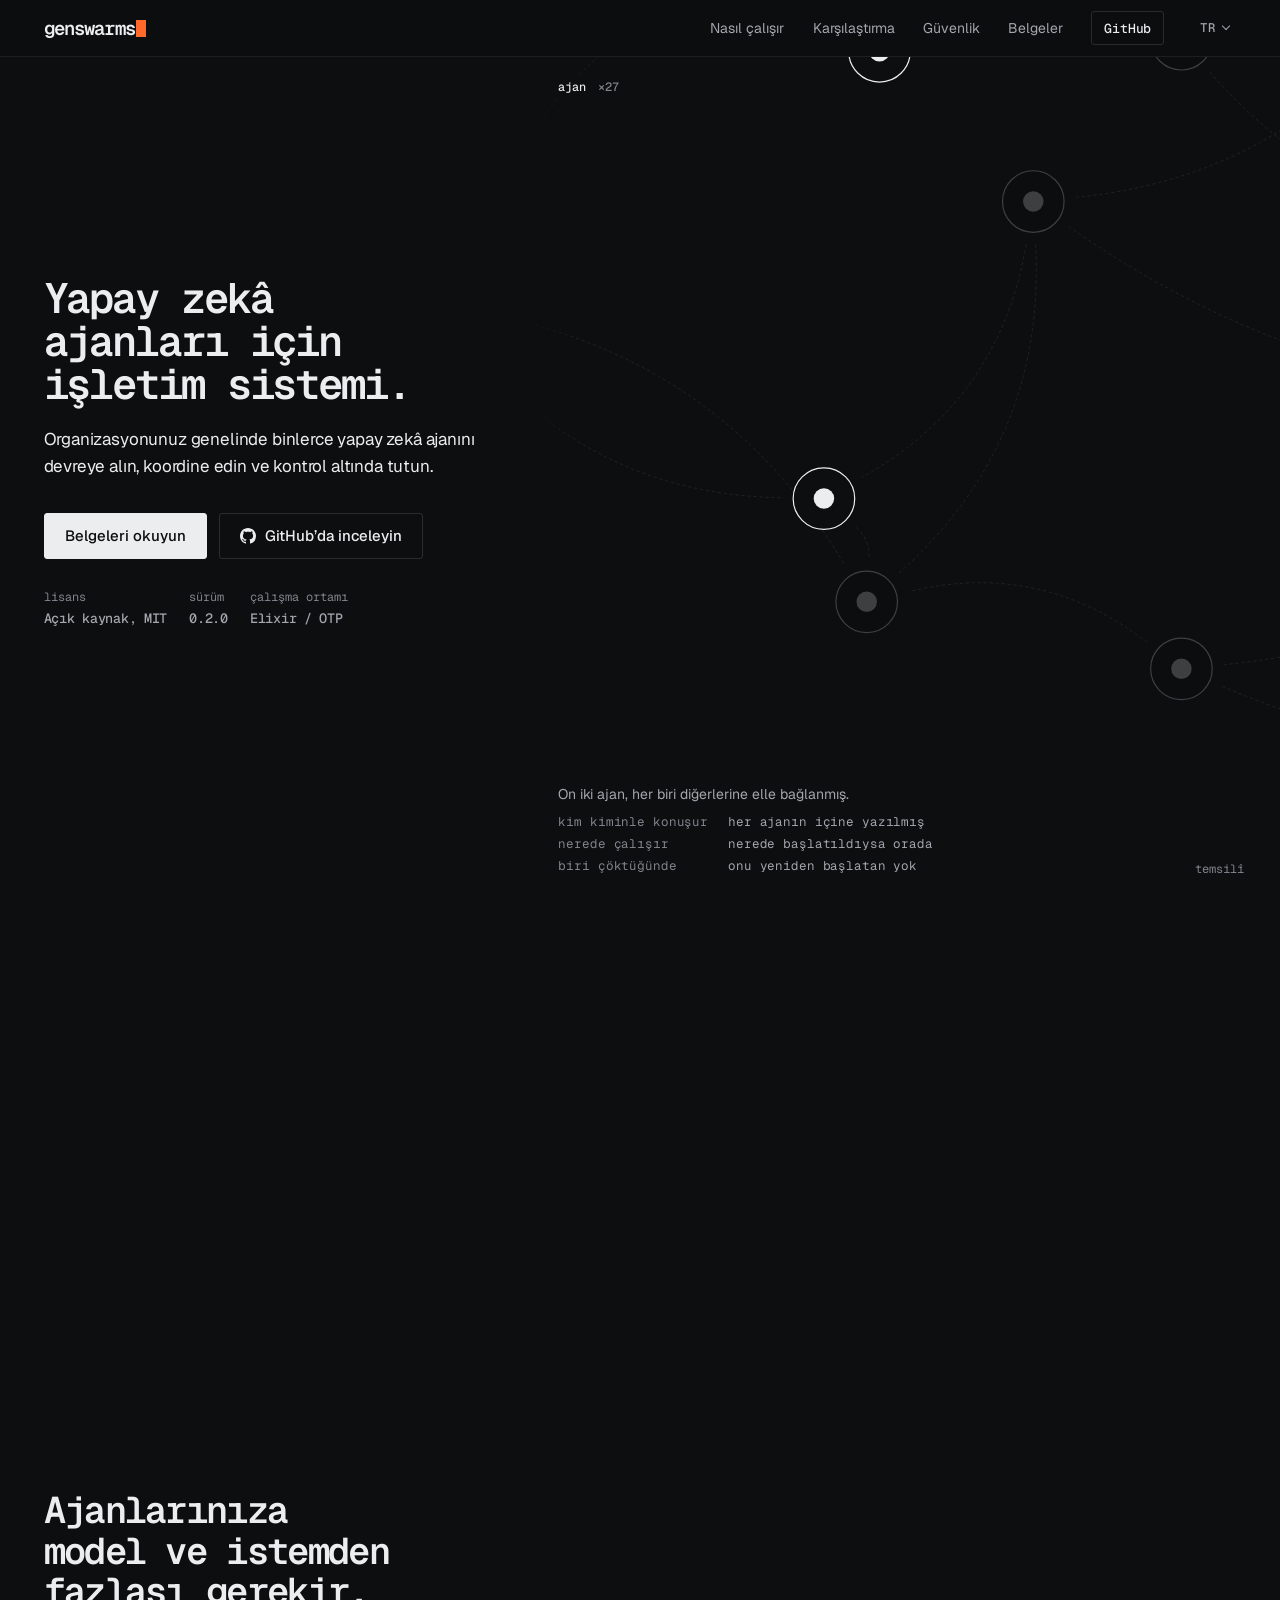
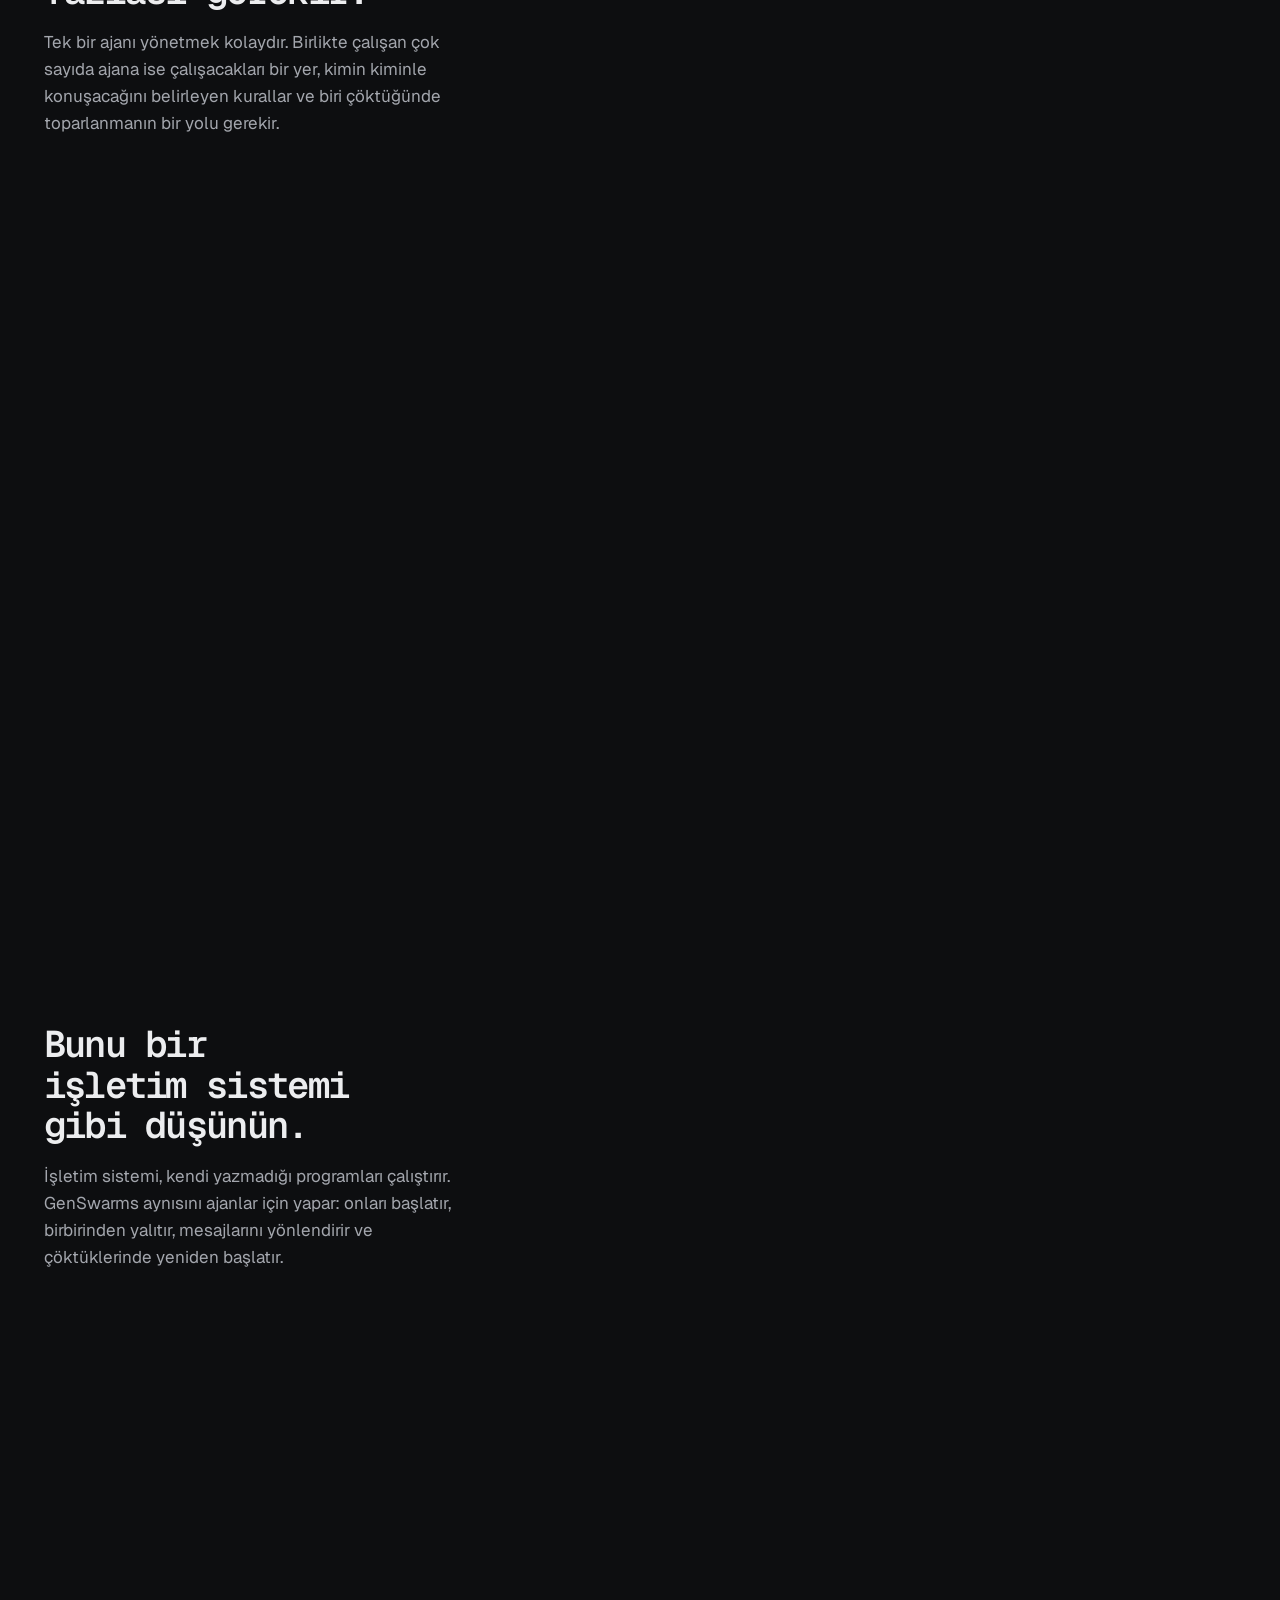
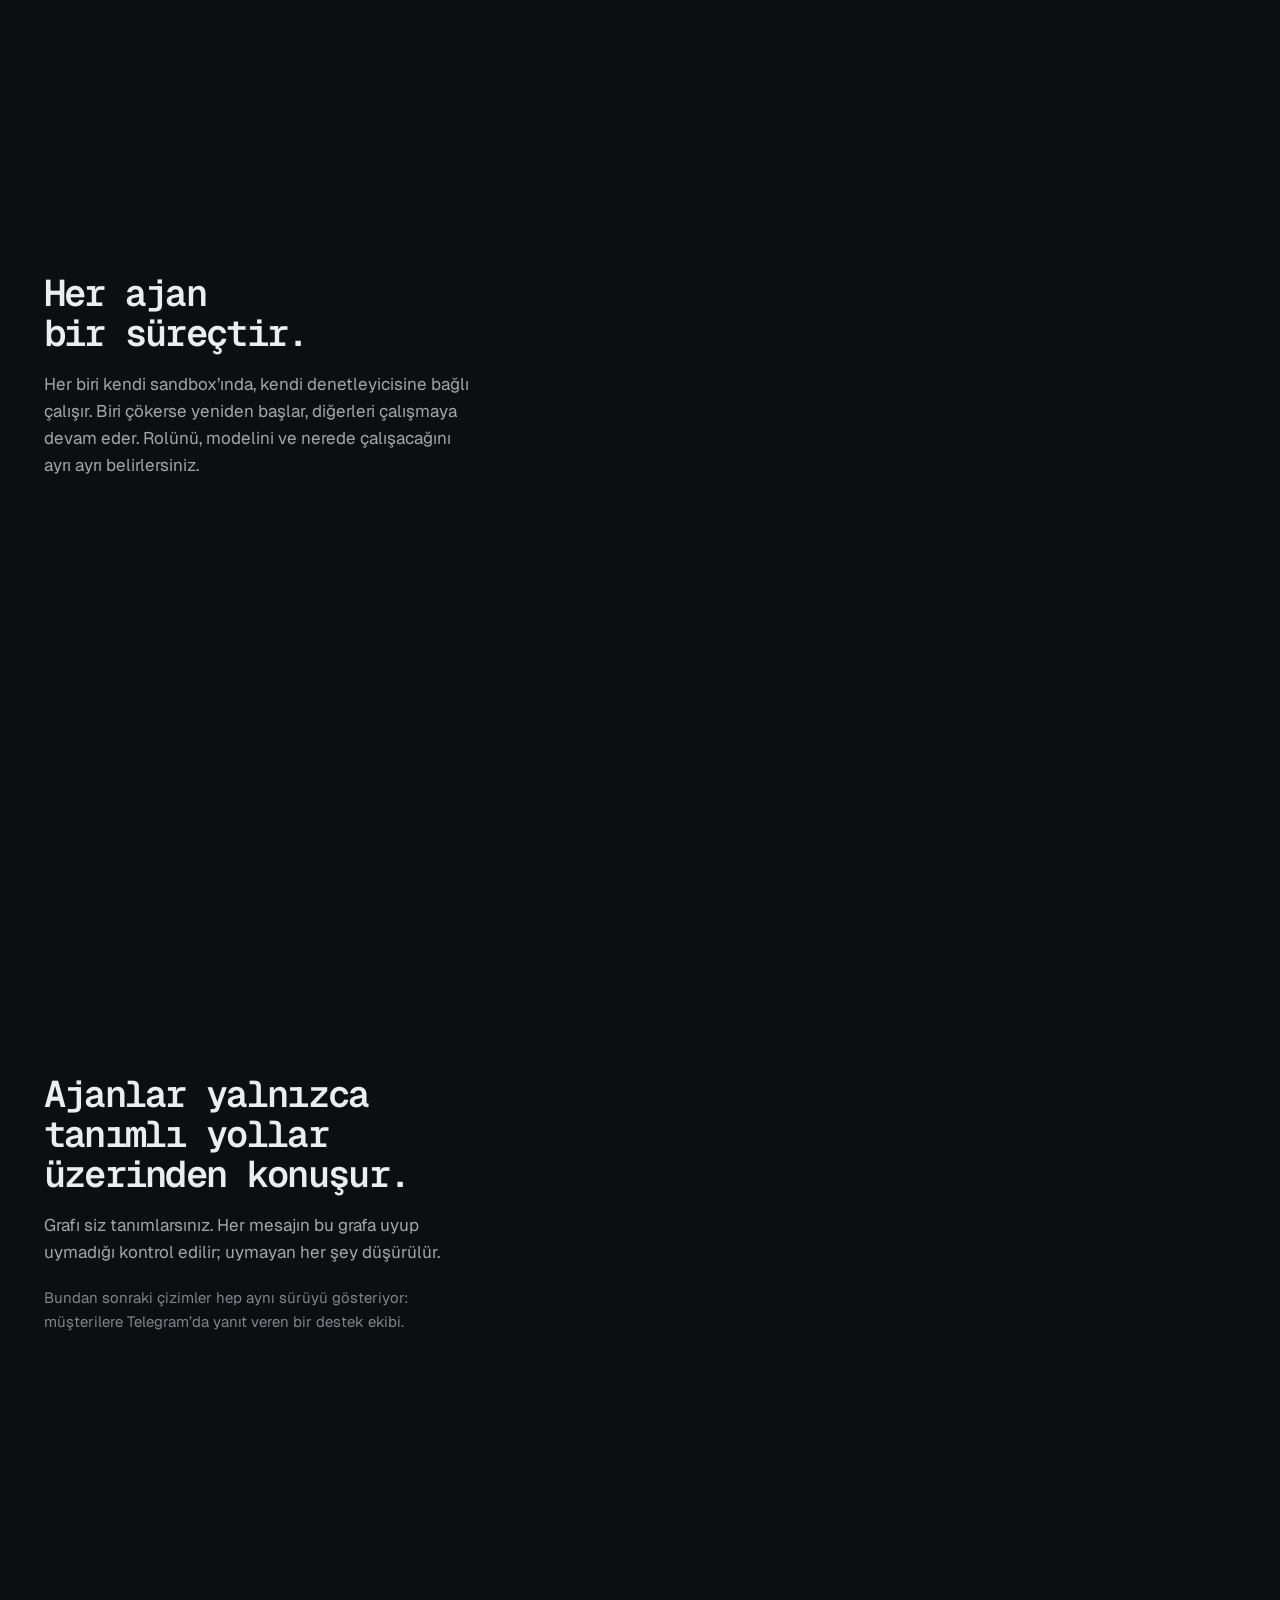
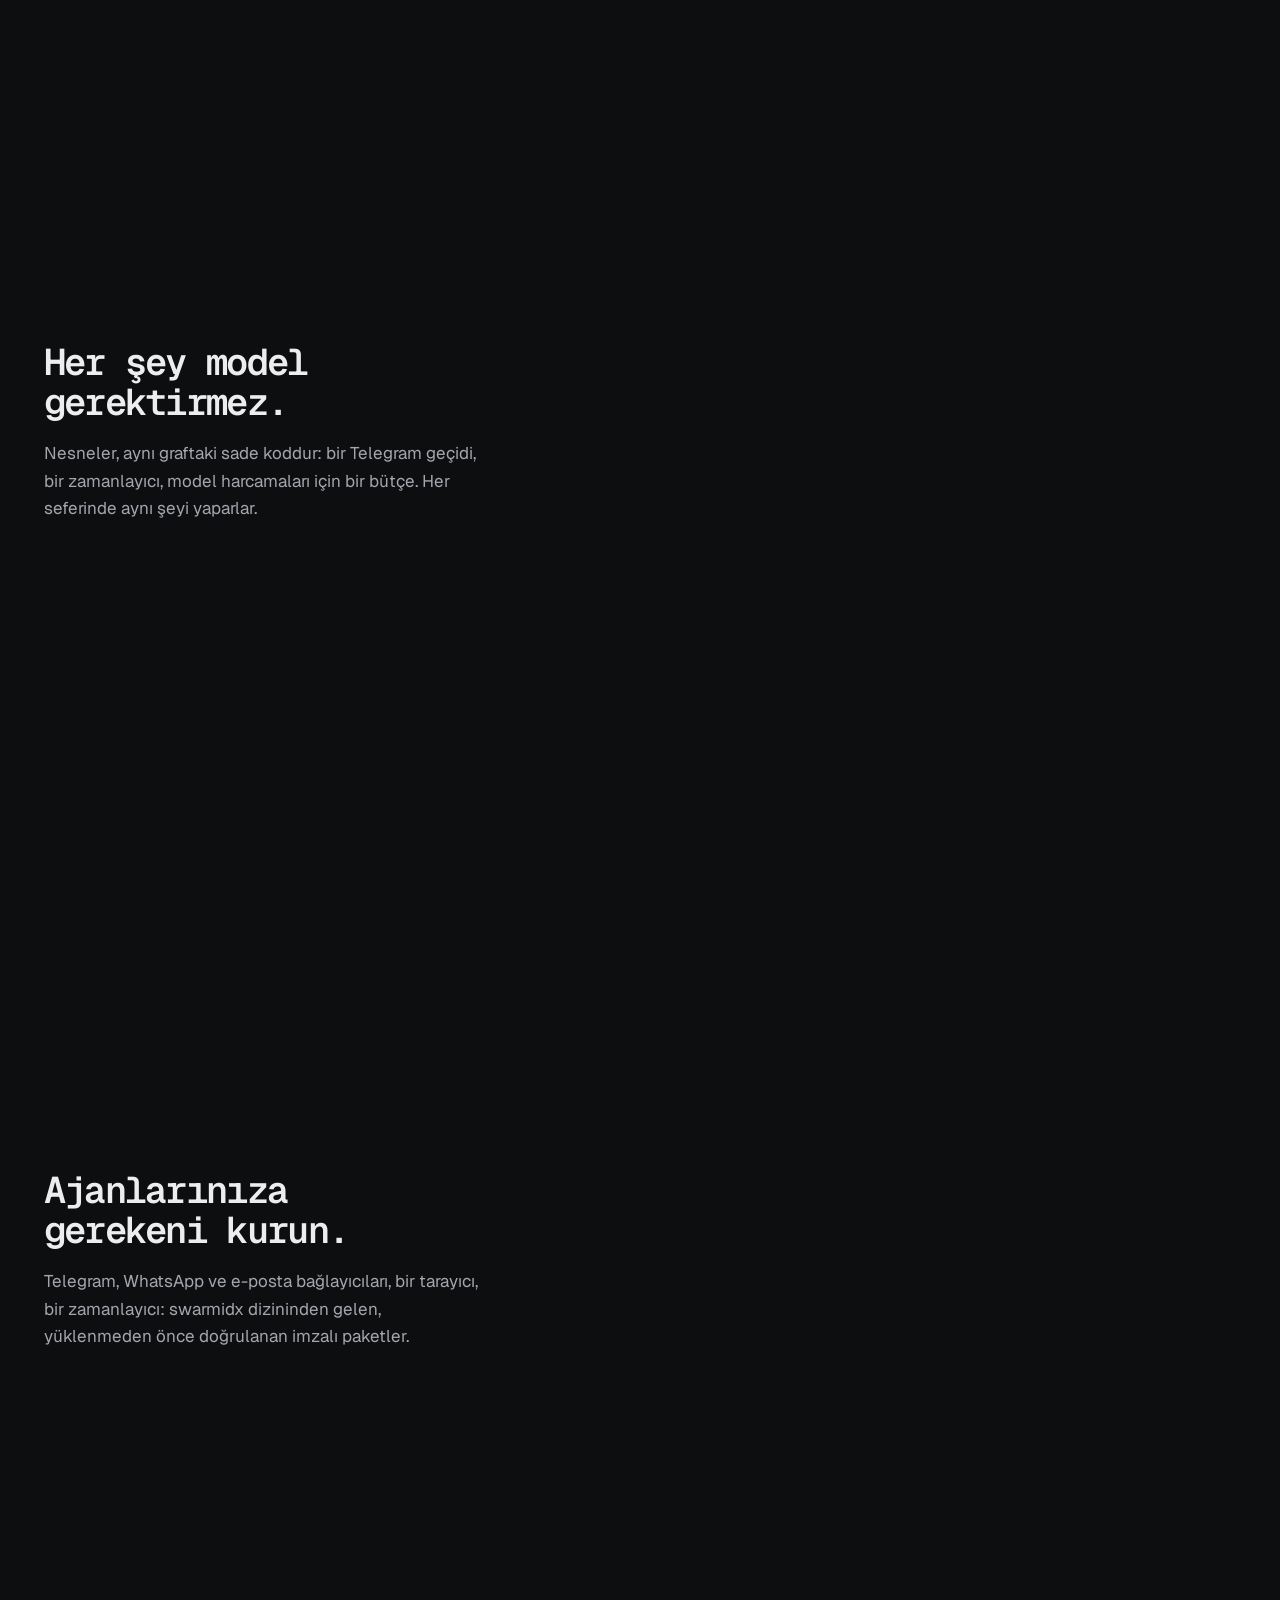
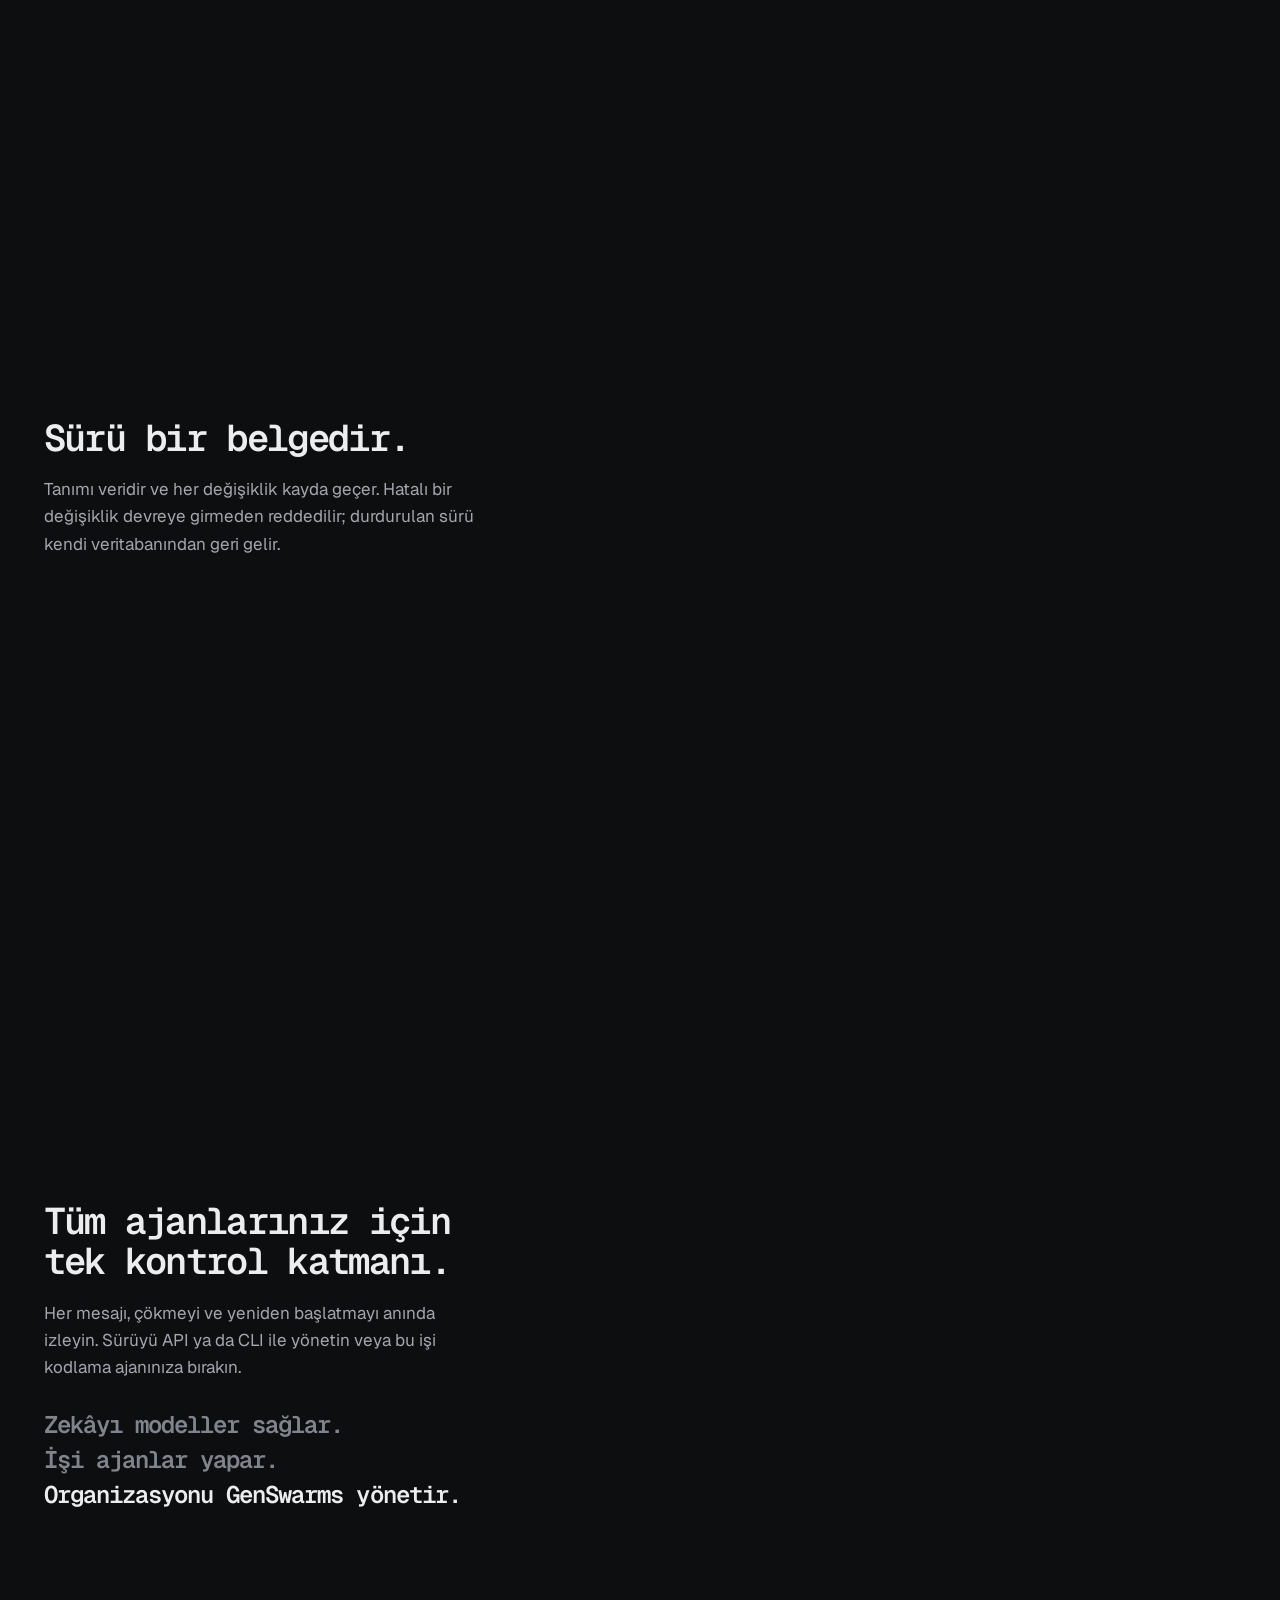
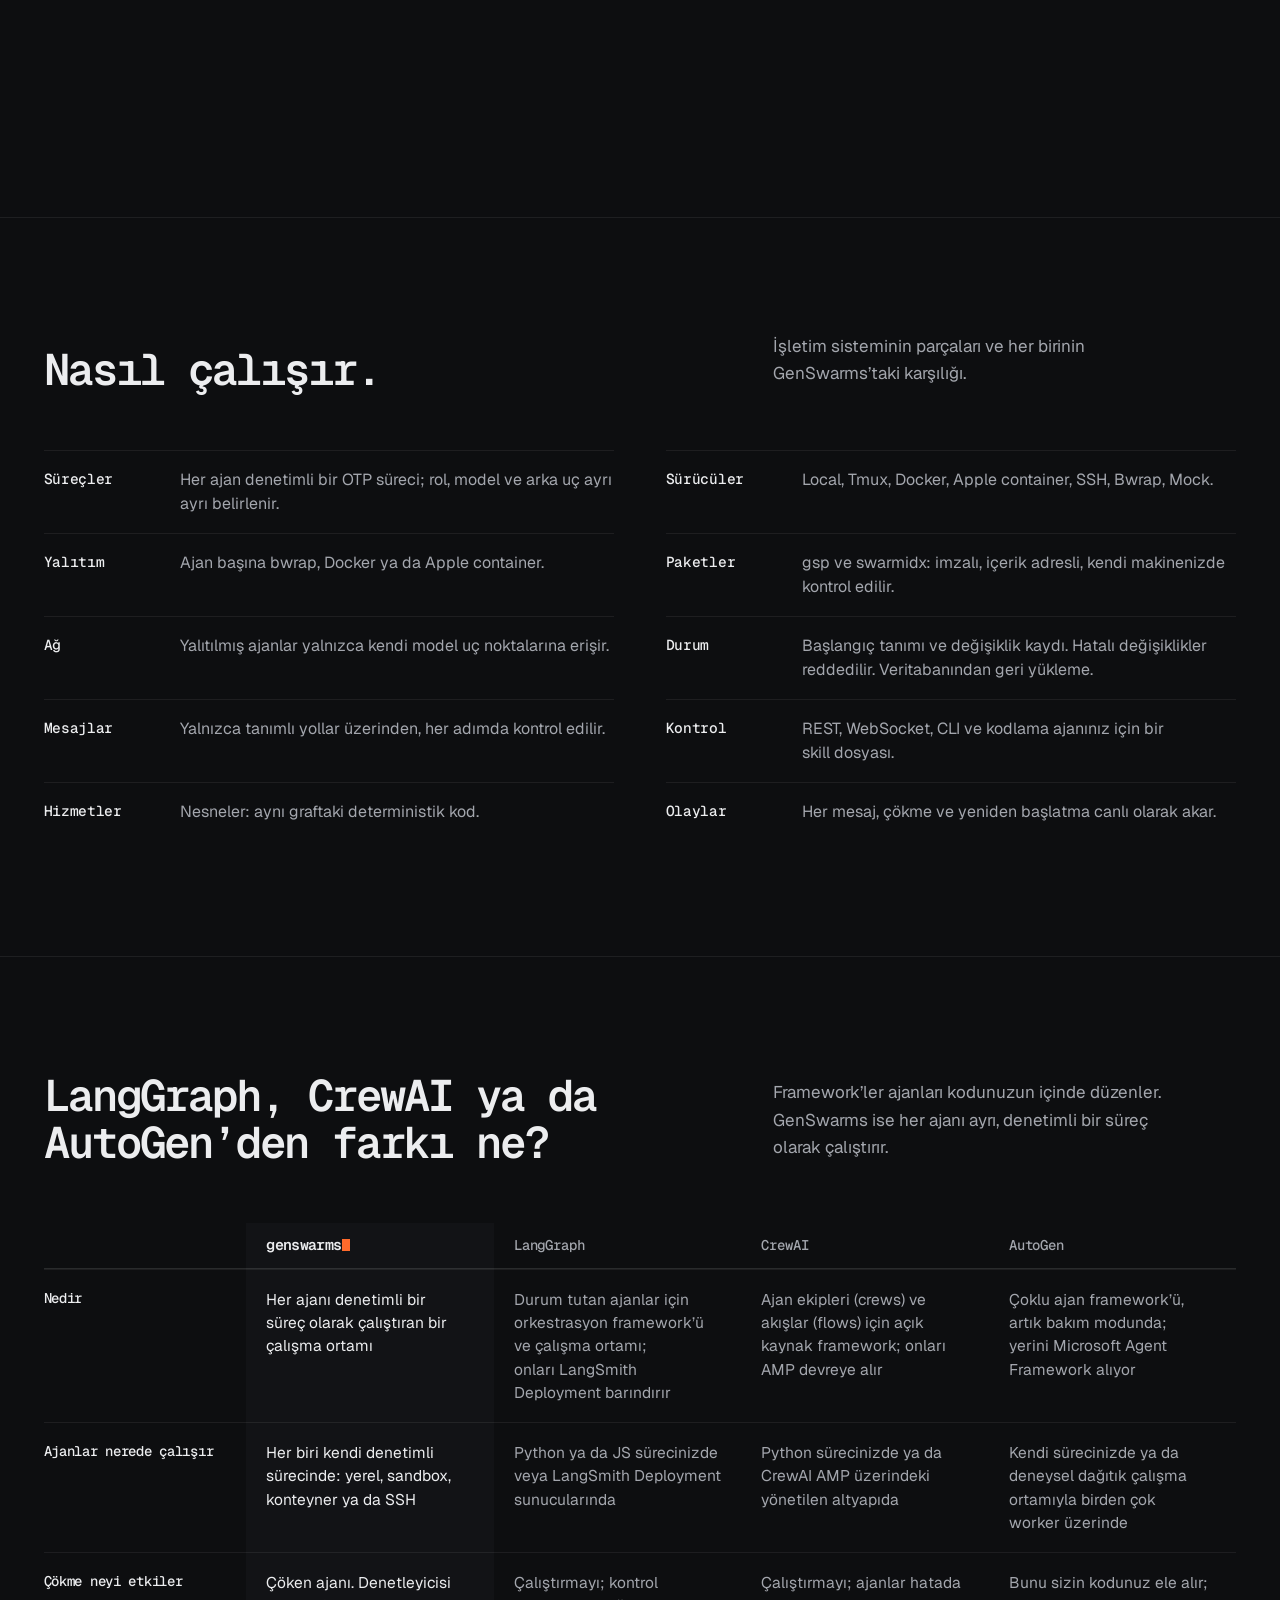
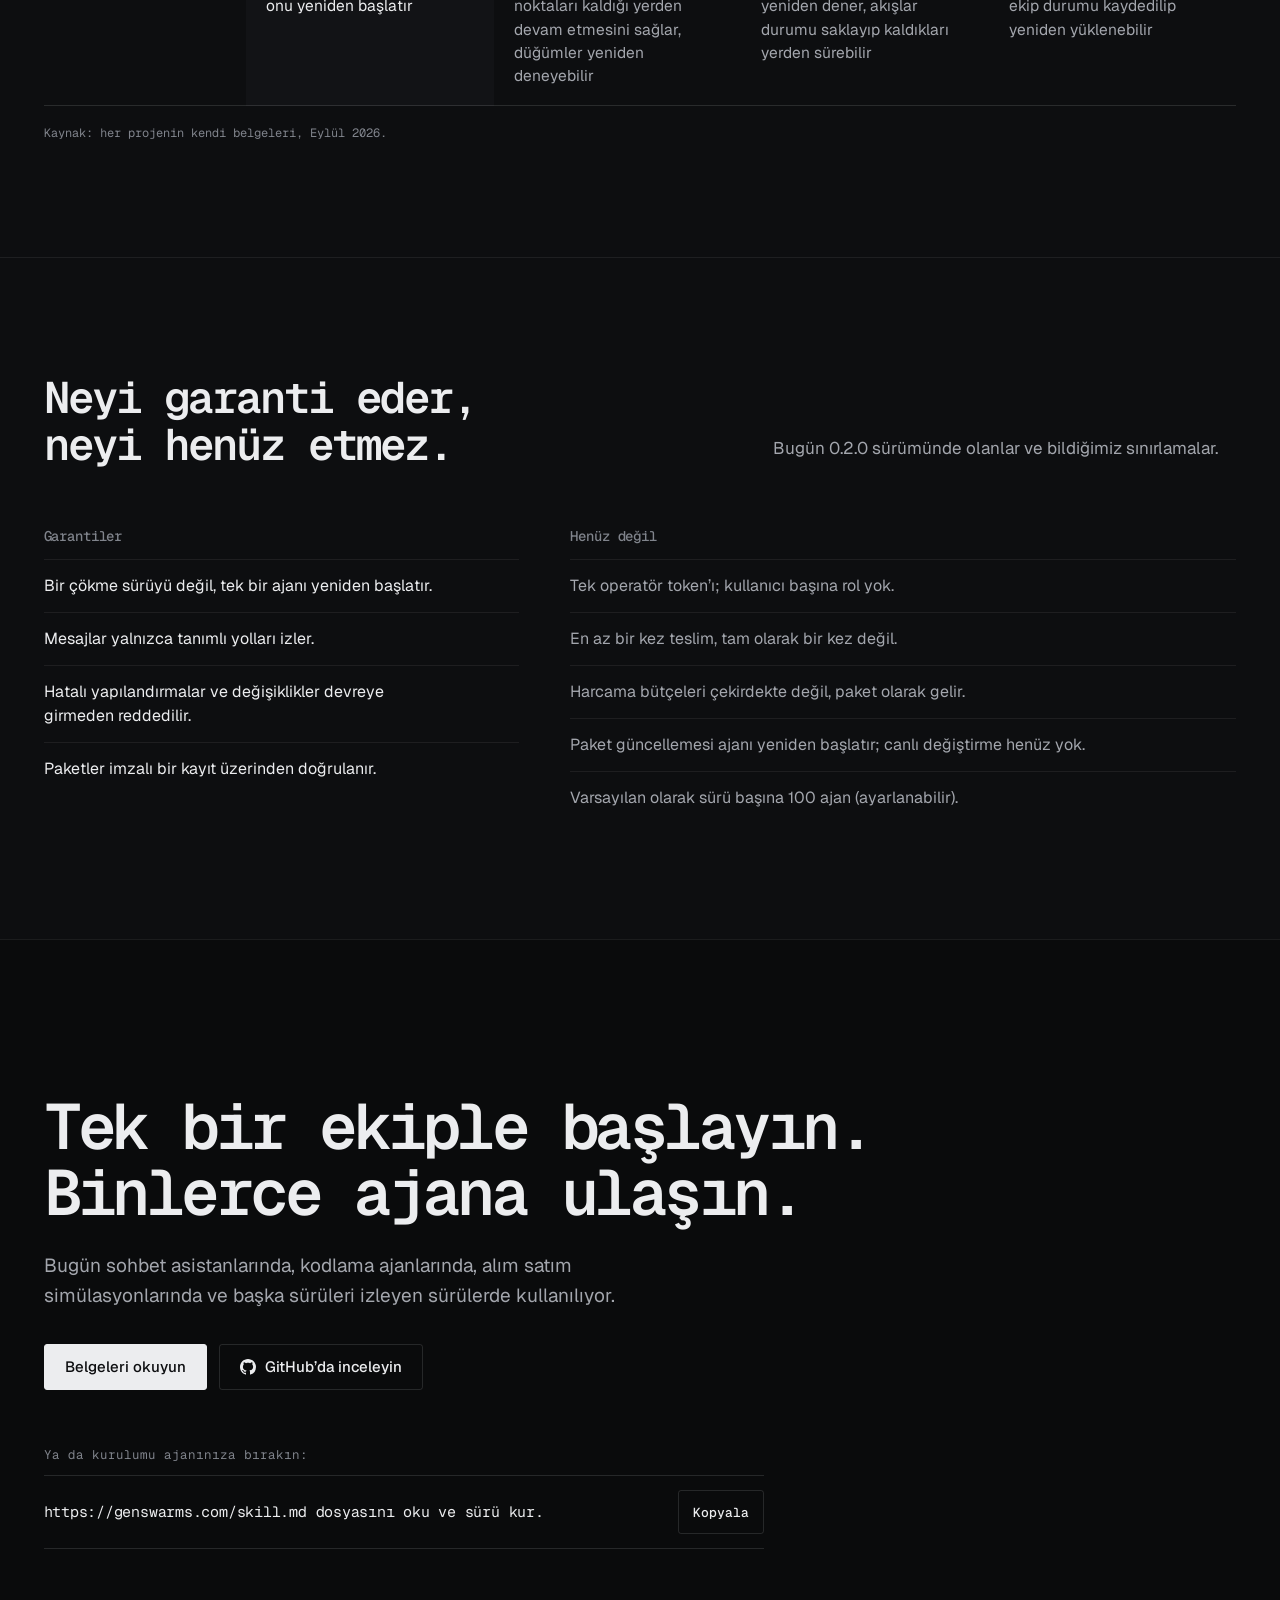
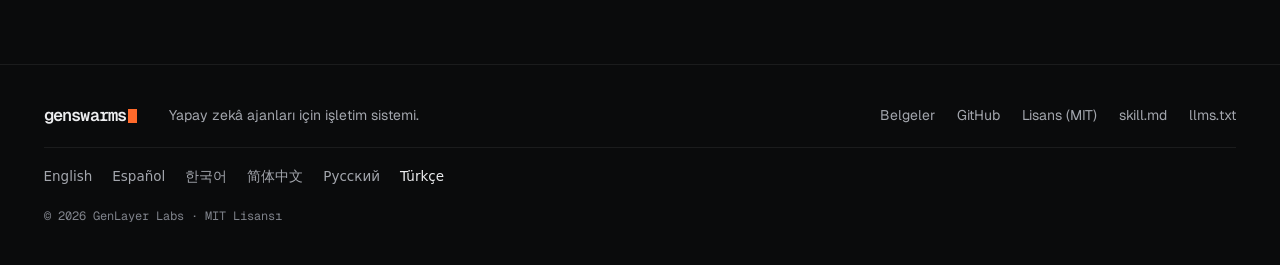
<file: website/tr/index.html>
<!doctype html>
<html lang="tr">
<head>
<meta charset="utf-8">
<meta name="viewport" content="width=device-width, initial-scale=1">
<title>GenSwarms: yapay zekâ ajanları için işletim sistemi</title>
<meta name="description" content="GenSwarms, yapay zekâ ajanlarını tanımlı mesaj yollarında ayrı, denetimli süreçler olarak çalıştırır; API ve canlı olay akışı sunar. Açık kaynak, MIT.">
<link rel="canonical" href="https://genswarms.com/tr/">
<link rel="alternate" hreflang="en" href="https://genswarms.com/">
<link rel="alternate" hreflang="es" href="https://genswarms.com/es/">
<link rel="alternate" hreflang="ko" href="https://genswarms.com/ko/">
<link rel="alternate" hreflang="zh-Hans" href="https://genswarms.com/zh/">
<link rel="alternate" hreflang="ru" href="https://genswarms.com/ru/">
<link rel="alternate" hreflang="tr" href="https://genswarms.com/tr/">
<link rel="alternate" hreflang="x-default" href="https://genswarms.com/">
<meta http-equiv="content-language" content="tr">
<meta name="theme-color" content="#0D0E10">
<meta property="og:type" content="website"><meta property="og:locale" content="tr_TR">
<meta property="og:title" content="GenSwarms: yapay zekâ ajanları için işletim sistemi">
<meta property="og:description" content="Yapay zekâ ajanlarını ayrı, denetimli süreçler olarak devreye alın, koordine edin ve kontrol altında tutun.">
<meta property="og:url" content="https://genswarms.com/tr/"><meta property="og:image" content="https://genswarms.com/og-tr.png">
<meta property="og:image:width" content="1200"><meta property="og:image:height" content="630"><meta property="og:image:alt" content="GenSwarms: yapay zekâ ajanları için işletim sistemi">
<meta name="twitter:card" content="summary_large_image">
<link rel="icon" href="/favicon.svg" type="image/svg+xml"><link rel="icon" href="/favicon-32.png" sizes="32x32"><link rel="apple-touch-icon" href="/apple-touch-icon.png">
<script type="application/ld+json">{"@context":"https://schema.org","@type":"SoftwareApplication","name":"GenSwarms","applicationCategory":"DeveloperApplication","operatingSystem":"Linux, macOS","softwareVersion":"0.2.0","license":"https://opensource.org/licenses/MIT","url":"https://genswarms.com/tr/","codeRepository":"https://github.com/genlayerlabs/genswarms","description":"Yapay zekâ ajanları için işletim sistemi: her ajanı tanımlı mesaj yollarında ayrı, denetimli bir süreç olarak çalıştırır; REST + WebSocket API ve canlı olay akışı sunar.","inLanguage":"tr","offers":{"@type":"Offer","price":"0","priceCurrency":"USD"},"author":{"@type":"Organization","name":"GenLayer Labs"}}</script>
<link rel="preconnect" href="https://fonts.googleapis.com">
<link rel="preconnect" href="https://fonts.gstatic.com" crossorigin>
<link href="https://fonts.googleapis.com/css2?family=Geist+Mono:wght@400..600&family=Geist:wght@400..600&display=swap" rel="stylesheet" media="print" onload="this.media='all'">
<noscript><link href="https://fonts.googleapis.com/css2?family=Geist+Mono:wght@400..600&family=Geist:wght@400..600&display=swap" rel="stylesheet"></noscript>
<script>(function(){var d=document.documentElement;d.classList.add('js');if(matchMedia('(min-width: 960px) and (min-height: 640px), (orientation: landscape) and (min-width: 640px) and (max-height: 639px)').matches)d.classList.add('cine')})()</script>
<style>
:root{color-scheme:dark;--bg:#0D0E10;--bg-0:#0A0B0C;--bg-1:#121316;--bg-2:#18191D;--hl:rgba(232,234,238,.075);--hl-2:rgba(232,234,238,.13);--hl-3:rgba(232,234,238,.22);--ink:#ECEDEF;--ink-2:#A3A6AD;--ink-3:#80848C;--or:#FF6A2B;--fm:'Geist Mono',ui-monospace,SFMono-Regular,Menlo,monospace;--fs:'Geist',ui-sans-serif,system-ui,-apple-system,'Segoe UI',sans-serif;--fh:var(--fm);--fc:'Geist Mono',ui-monospace,SFMono-Regular,Menlo,monospace;--g:clamp(16px,3.4vw,48px);--nav:56px;--sh:clamp(280px,42vh,440px)}@supports (height:1svh){:root{--sh:clamp(280px,42svh,440px)}}*{box-sizing:border-box}html{-webkit-text-size-adjust:100%;text-size-adjust:100%;scroll-behavior:smooth;scroll-padding-top:calc(var(--nav) + 8px);background:var(--bg)}@media (prefers-reduced-motion:reduce){html{scroll-behavior:auto}}body{margin:0;background:var(--bg);color:var(--ink-2);font:400 17px/1.6 var(--fs);-webkit-font-smoothing:antialiased;text-rendering:optimizeLegibility;overflow-x:hidden;overflow-x:clip}a{color:inherit}:focus-visible{outline:2px solid var(--ink);outline-offset:3px;border-radius:2px}.sr{position:absolute;width:1px;height:1px;overflow:hidden;clip:rect(0 0 0 0);white-space:nowrap}.skip{position:absolute;left:16px;bottom:100%;max-width:calc(100% - 32px);background:var(--ink);color:var(--bg);padding:10px 14px;z-index:100;font-weight:500;border-radius:2px}.skip:focus{bottom:auto;top:12px}h1,h2,h3{font-family:var(--fh);color:var(--ink);margin:0;font-weight:600;text-wrap:balance}p,.gu li,.spec dd,.cmp td,.ro .ln,.ro-in .ln{text-wrap:pretty}@media (max-width:1279px){.pk .ln{margin-bottom:6px;line-height:1.5}.pk .pn{flex-basis:100%}}.wrap{max-width:1280px;margin:0 auto;padding:0 var(--g);position:relative}.brand{display:inline-flex;align-items:center;min-height:44px;font:600 19px/1 var(--fm);letter-spacing:-.045em;color:var(--ink);text-decoration:none;white-space:nowrap}.cur{display:inline-block;width:.52em;height:.86em;background:var(--or);margin-left:.08em;vertical-align:-.1em}.brand .cur{align-self:center;margin-top:.05em}.top{position:sticky;top:0;z-index:20;background:rgba(13,14,16,.9);-webkit-backdrop-filter:blur(10px);backdrop-filter:blur(10px);border-bottom:1px solid var(--hl)}.top-in{height:var(--nav);display:flex;align-items:center;justify-content:space-between;gap:20px}.top nav{display:flex;align-items:center;gap:clamp(12px,2.2vw,30px);font-size:14px}.top nav>a{display:inline-flex;align-items:center;min-height:44px;color:var(--ink-2);text-decoration:none;transition:color .15s;white-space:nowrap}.top nav>a:hover{color:var(--ink)}.top nav .gh{min-height:34px;padding:0 12px;border:1px solid var(--hl-2);border-radius:3px;color:var(--ink);font:500 13px/1 var(--fm);letter-spacing:-.01em}.top nav .gh:hover{border-color:var(--ink-3)}@media (max-width:719px){.top nav>a:not(.gh):not([href="/docs/"]){display:none}}@media (max-width:719px),(pointer:coarse){.top nav .gh{min-height:44px}}.ctas{display:flex;flex-wrap:wrap;gap:12px;margin-top:32px}.btn{display:inline-flex;align-items:center;justify-content:center;gap:9px;min-height:46px;padding:0 20px;font:500 15px/1 var(--fs);text-decoration:none;border-radius:3px;white-space:nowrap;transition:background .15s,border-color .15s,color .15s}.btn svg{width:16px;height:16px;flex:none}.btn-p{background:var(--ink);color:var(--bg);border:1px solid var(--ink)}.btn-p:hover{background:#fff;border-color:#fff}.btn-s{border:1px solid var(--hl-2);color:var(--ink);background:transparent}.btn-s:hover{border-color:var(--ink-3)}.story{position:relative}.stage-col{position:sticky;top:var(--nav);z-index:5;height:var(--sh);background:var(--bg);border-bottom:1px solid var(--hl)}html:not(.js) .stage-col{display:none}html.js:not(.cine) .steps :is(a,button){scroll-margin-top:calc(var(--nav) + var(--sh) + 16px)}.stage{position:relative;height:100%;overflow:hidden}.stage canvas{position:absolute;inset:0;width:100%;height:100%;display:block;-webkit-mask-image:linear-gradient(180deg,#000 calc(100% - 22px),transparent);mask-image:linear-gradient(180deg,#000 calc(100% - 22px),transparent)}.zcap{position:absolute;left:16px;top:12px;padding:3px 7px;margin:-3px -7px;background:rgba(13,14,16,.86);border-radius:3px;display:flex;flex-wrap:wrap;align-items:baseline;gap:2px 12px;font:500 12px/1.4 var(--fm);letter-spacing:-.01em;color:var(--ink);pointer-events:none;max-width:calc(100% - 32px)}.zcap .zf{color:var(--ink-3);font-variant-numeric:tabular-nums;min-width:4.5ch}.zcap .n{color:var(--ink-3);font-weight:400}.zcap .n:empty{display:none}.ill{position:absolute;right:16px;bottom:10px;padding:3px 7px;margin:-3px -7px;background:rgba(13,14,16,.86);border-radius:3px;font:400 12px/1 var(--fm);color:var(--ink-3);pointer-events:none}.ros{display:none}.steps{padding:0 var(--g)}.step{padding:48px 0 56px;min-height:72vh;min-height:72svh}.step.hero{min-height:0;padding-top:28px}.js .step[data-step="1"]{min-height:118vh;min-height:118svh}.js .step:last-child{min-height:88vh;min-height:88svh}html:not(.js) .steps{max-width:1280px;margin:0 auto}html:not(.js) .step{min-height:0;border-top:1px solid var(--hl)}html:not(.js) .step.hero{border-top:0;padding-top:clamp(48px,8vw,112px)}.copy{max-width:36rem}h1{font-size:clamp(34px,9.4vw,72px);line-height:1.02;letter-spacing:-.05em;margin-bottom:20px}.lead{font:400 clamp(18px,2vw,22px)/1.45 var(--fs);color:var(--ink);letter-spacing:-.01em;margin:0;max-width:26em}.facts{display:flex;flex-wrap:wrap;gap:14px 0;margin:32px 0 0;padding:0}.facts div{padding:0 22px 0 0}.facts dt{font:400 12px/1 var(--fm);color:var(--ink-3);margin-bottom:7px}.facts dd{margin:0;white-space:nowrap;font:500 13.5px/1.3 var(--fm);color:var(--ink-2);letter-spacing:-.02em}.step h2{font-size:clamp(27px,7.2vw,42px);line-height:1.08;letter-spacing:-.045em;margin-bottom:18px}.copy p{margin:0 0 14px;font-size:17px;line-height:1.6;max-width:31em}.copy .lead{margin:0}.copy .ex{font-size:15px;color:var(--ink-3);margin-top:20px}.triad{margin-top:28px!important;display:grid;gap:4px}.triad span{display:block;font:600 clamp(18px,4.6vw,24px)/1.3 var(--fh);letter-spacing:-.04em;color:var(--ink-3);text-wrap:balance}.triad span:last-child{color:var(--ink)}.ro,.ro-in{font:400 12.5px/1.75 var(--fm);color:var(--ink-2);letter-spacing:-.01em;min-width:0}.ro-in{margin-top:22px;padding-top:14px;border-top:1px solid var(--hl)}.ro-in+.ro-in{margin-top:14px}.ro .ro-t,.ro-in .ro-t{font:inherit;color:var(--ink-3);margin:0 0 2px;max-width:none}.ro .cap,.ro-in .cap{margin:0 0 6px;font:400 14px/1.5 var(--fs);color:var(--ink-2);letter-spacing:0;max-width:none}.ro .cap b,.ro-in .cap b{font:500 13px/1 var(--fm);color:var(--ink)}.log{margin:0}.kv{display:grid;grid-template-columns:max-content minmax(0,1fr);column-gap:20px}.log.kv .ln{display:contents}.log .ln{display:flex;flex-wrap:wrap;gap:0 12px}.log dt,.log dd{margin:0}.log .k{color:var(--ink-3)}.ev .k{min-width:10.2em}.ar{color:var(--ink-3)}.log .hot,.log .hot .k,.log .hot .e2{color:var(--or)}.tag{color:var(--or);border:1px solid rgba(255,106,43,.45);padding:0 5px;line-height:1.45;font-size:12px;align-self:center;border-radius:2px}.log .dim{color:var(--ink-3)}.st .k{min-width:7.2em}.e2{min-width:9.4em;color:var(--ink-3)}.pk .pn{color:var(--ink)}.pk .dg{color:var(--ink-3)}.pk .vf{color:var(--ink-2)}.legend{display:flex;flex-wrap:wrap;gap:4px 18px;color:var(--ink-3);font-size:12px}.lg{display:inline-flex;align-items:center;gap:7px}.lg svg{height:12px;width:auto;flex:none}.lg .ag-o{fill:none;stroke:var(--ink);stroke-width:1.2}.lg .ag-i{fill:var(--ink)}.lg .ob{fill:none;stroke:var(--ink);stroke-width:1.2}.lg .sp{fill:none;stroke:var(--ink-2);stroke-width:1.1}.lg .e{stroke:var(--ink-3);stroke-width:1}.lg .pu{stroke:var(--ink);stroke-width:1.6;stroke-linecap:round}@media (max-width:519px){.ev .k{min-width:0;flex-basis:100%}.ev .ln{margin-bottom:4px}.st .k{min-width:6.6em}.e2{min-width:0}.kv{column-gap:14px}}@media (min-width:600px){:root{--sh:clamp(300px,46vh,560px)}@supports (height:1svh){:root{--sh:clamp(300px,46svh,560px)}}.js .steps{max-width:44rem;margin:0 auto}.zcap{left:24px;top:16px}.ill{right:24px;bottom:14px}}.cine .story-in{display:grid;grid-template-columns:minmax(0,calc((min(100%,1280px) - 2 * var(--g)) * 5 / 12)) minmax(0,1fr);padding-left:max(var(--g),calc((100% - 1280px) / 2 + var(--g)))}.cine .stage-col{grid-column:2;grid-row:1;position:relative;top:auto;height:auto;border:0;background:none;z-index:auto}.cine .stage{position:sticky;top:var(--nav);height:calc(100vh - var(--nav))}@supports (height:1svh){.cine .stage{height:calc(100svh - var(--nav))}}@property --rb{syntax:'<length>';inherits:true;initial-value:60px}.cine .stage{--rb:60px;transition:--rb .5s ease}.cine .stage canvas{-webkit-mask-image:linear-gradient(90deg,transparent,#000 56px),linear-gradient(0deg,rgba(0,0,0,.1) var(--rb),#000 calc(var(--rb) + 56px));mask-image:linear-gradient(90deg,transparent,#000 56px),linear-gradient(0deg,rgba(0,0,0,.1) var(--rb),#000 calc(var(--rb) + 56px));-webkit-mask-composite:source-in;mask-composite:intersect}.cine .zcap{left:36px;top:22px}.cine .ill{right:36px;bottom:26px}.cine .ros{display:grid;position:absolute;left:36px;right:170px;bottom:24px;pointer-events:none}.cine .ro{grid-area:1/1;align-self:end;opacity:0;visibility:hidden;transition:opacity .35s ease,visibility 0s linear .35s;max-width:560px}.cine .ro.on{opacity:1;visibility:visible;transition:opacity .4s ease .1s,visibility 0s}.cine .ro-in{position:absolute;width:1px;height:1px;overflow:hidden;clip:rect(0 0 0 0);white-space:nowrap;margin:0;padding:0;border:0}.cine .steps{grid-column:1;grid-row:1;padding:0 clamp(28px,3.4vw,56px) 0 0;max-width:none;margin:0}.cine .step{min-height:92vh;display:flex;flex-direction:column;justify-content:center;padding:10vh 0}.cine .step.hero{min-height:calc(100vh - var(--nav));padding:4vh 0 10vh}.cine .step[data-step="1"]{min-height:160vh}.cine .step:last-child{min-height:calc(100vh + 8px)}.cine h1{font-size:clamp(40px,min(4.15vw,8vh),60px)}.cine .step h2{font-size:clamp(28px,min(2.9vw,5.4vh),40px)}@media (max-height:820px){.cine .ro .cap{font-size:13.5px}.cine .ro,.cine .ro-in{font-size:12px;line-height:1.65}}@media (max-height:639px){.cine .ros{display:none}.cine .ro-in{position:static;width:auto;height:auto;overflow:visible;clip:auto;white-space:normal;margin-top:18px;padding-top:12px;border-top:1px solid var(--hl)}.cine .stage{--rb:0px}.cine h1{font-size:clamp(28px,min(4.15vw,9vh),48px);margin-bottom:14px}.cine .step h2{font-size:clamp(22px,min(2.9vw,7vh),34px);margin-bottom:12px}.cine .copy>p{font-size:15.5px;line-height:1.55;margin-bottom:10px}.cine .copy .lead{font-size:clamp(16px,4vh,19px)}.cine .triad{margin-top:16px!important}.cine .triad span{font-size:clamp(16px,4.4vh,20px)}.cine .ctas{margin-top:20px}.cine .facts{margin-top:20px}.cine .step{padding:6vh 0;min-height:100vh}.cine .step.hero{padding:3vh 0 6vh}.cine .zcap{left:24px;top:12px}.cine .ill{right:16px;bottom:12px}@media (max-height:430px){.cine .step{padding:4vh 0}.cine .step h2{font-size:clamp(20px,6.2vh,28px);margin-bottom:10px}.cine .copy>p{font-size:14.5px;line-height:1.5;margin-bottom:8px}.cine .ro-in{margin-top:12px;padding-top:8px}.cine .triad{margin-top:10px!important;gap:2px}.cine .triad span{font-size:clamp(15px,4.2vh,18px)}}}.sec{border-top:1px solid var(--hl)}.sec>.wrap{padding-top:clamp(64px,9vw,120px);padding-bottom:clamp(64px,9vw,120px)}.sec-head{display:grid;gap:14px;margin-bottom:clamp(32px,5vw,56px)}.sec-head h2{font-size:clamp(28px,6.6vw,44px);line-height:1.08;letter-spacing:-.045em;max-width:19em}.sec-head p{margin:0;max-width:32em;font-size:17px}@media (min-width:1000px){.sec-head{grid-template-columns:minmax(0,7fr) minmax(0,5fr);gap:0;align-items:end}.sec-head h2{padding-right:48px}.sec-head p{padding-left:clamp(24px,2.6vw,40px);padding-bottom:6px}}.spec{margin:0;display:grid;column-gap:clamp(32px,4vw,64px)}@media (min-width:1000px){.spec{grid-template-columns:1fr 1fr;grid-auto-flow:column;grid-template-rows:repeat(5,auto)}}.spec .row{display:grid;grid-template-columns:120px minmax(0,1fr);gap:16px;padding:17px 0;border-top:1px solid var(--hl)}.spec dt{font:500 14.5px/1.45 var(--fh);color:var(--ink);letter-spacing:-.02em}.spec dd{margin:0;font-size:16px;line-height:1.5;color:var(--ink-2)}@media (max-width:519px){.spec .row{grid-template-columns:minmax(0,1fr);gap:2px}}.cmp-wrap{min-width:0}.cmp{width:100%;border-collapse:separate;border-spacing:0;font-size:15.5px;line-height:1.5}.cmp th,.cmp td{text-align:left;vertical-align:top;padding:18px 20px;border-top:1px solid var(--hl)}.cmp thead th{border-top:0;padding-top:14px;padding-bottom:14px;font:500 14px/1.2 var(--fm);color:var(--ink-2);letter-spacing:-.01em;border-bottom:1px solid var(--hl-2)}.cmp tbody th{font:500 14px/1.45 var(--fh);color:var(--ink);letter-spacing:-.02em;width:17%;padding-left:0}.cmp td{color:var(--ink-2);width:20.75%}.cmp .gs{background:var(--bg-1);color:var(--ink)}.gs-name{font:600 15px/1 var(--fm);letter-spacing:-.045em;color:var(--ink);white-space:nowrap}.gs-name .cur{width:.5em;height:.85em}.cmp tbody tr:last-child th,.cmp tbody tr:last-child td{border-bottom:1px solid var(--hl-2)}.src{margin:18px 0 0;font:400 12px/1.5 var(--fm);color:var(--ink-3)}@media (max-width:899px){.cmp,.cmp tbody,.cmp tr,.cmp th,.cmp td{display:block;width:auto}.cmp thead{position:absolute;width:1px;height:1px;overflow:hidden;clip:rect(0 0 0 0)}.cmp tr{padding:22px 0 12px;border-top:1px solid var(--hl-2)}.cmp tbody tr:last-child{border-bottom:1px solid var(--hl-2)}.cmp tbody th{border:0;padding:0 0 12px;font-size:15px;width:auto}.cmp td{border:0;padding:9px 0;display:grid;grid-template-columns:92px minmax(0,1fr);gap:14px;font-size:15px}.cmp td::before{content:attr(data-l);font:500 12.5px/1.6 var(--fm);color:var(--ink-3);letter-spacing:-.01em}.cmp td.gs{padding:12px 14px;margin-bottom:6px;border-radius:2px}.cmp td.gs::before{color:var(--ink)}.cmp tbody tr:last-child th,.cmp tbody tr:last-child td{border-bottom:0}}@media (max-width:399px){.cmp td{grid-template-columns:78px minmax(0,1fr);gap:10px}}.gu{display:grid;gap:40px}@media (min-width:1000px){.gu{grid-template-columns:5fr 7fr;gap:clamp(32px,4vw,64px)}}.gu h3{font-size:14px;letter-spacing:-.01em;font-weight:500;color:var(--ink-3);padding:0 0 12px}.gu ul{list-style:none;margin:0;padding:0}.gu li{padding:14px 0;border-top:1px solid var(--hl);font-size:16px;line-height:1.5}.yes li{color:var(--ink)}.not li{color:var(--ink-2)}.close{background:var(--bg-0)}.close>.wrap{padding-top:clamp(80px,12vw,160px);padding-bottom:clamp(72px,9vw,120px)}.close h2{font-size:clamp(34px,5vw,68px);line-height:1.04;letter-spacing:-.055em}.close h2 span{display:block}@media (max-width:759px){.close h2{font-size:clamp(28px,8.2vw,34px)}}.close-p{font-size:clamp(17px,1.6vw,19px);max-width:32em;margin:24px 0 0;color:var(--ink-2)}.handoff{margin-top:56px;max-width:720px}.handoff p{margin:0 0 12px;font:400 12.5px/1.4 var(--fm);color:var(--ink-3)}.cmd{display:flex;align-items:center;gap:16px;padding:14px 0;border-top:1px solid var(--hl-2);border-bottom:1px solid var(--hl-2)}.cmd code{flex:1;min-width:0;font:400 15px/1.5 var(--fm);color:var(--ink);letter-spacing:-.015em;overflow-wrap:break-word}.cmd button{appearance:none;-webkit-appearance:none;flex:none;border:1px solid var(--hl-2);border-radius:3px;background:none;color:var(--ink);font:500 13px/1 var(--fm);min-height:44px;padding:0 14px;min-width:80px;cursor:pointer;transition:border-color .15s;white-space:nowrap}.cmd button:hover{border-color:var(--ink-3)}@media (max-width:519px){.cmd{flex-wrap:wrap;gap:12px}.cmd code{flex-basis:100%;overflow-wrap:anywhere;font-size:14.5px}}.foot{border-top:1px solid var(--hl);background:var(--bg-0);font-size:14px;color:var(--ink-3)}.foot-in{display:flex;flex-wrap:wrap;align-items:center;gap:10px 32px;padding-top:28px;padding-bottom:40px}.foot .brand{font-size:17px}.foot p{margin:0;flex:1;min-width:220px;color:var(--ink-2)}.foot nav{display:flex;flex-wrap:wrap;gap:0 22px}.foot nav a{display:inline-flex;align-items:center;min-height:44px;text-decoration:none;color:var(--ink-2)}.foot nav a:hover{color:var(--ink)}.foot .legal{flex-basis:100%;font:400 12px/1.4 var(--fm);color:var(--ink-3)}@media (prefers-reduced-motion:reduce){*,*::before,*::after{animation:none!important;transition:none!important}}
.lang{position:relative}.lang summary{list-style:none;display:inline-flex;align-items:center;justify-content:center;gap:7px;min-height:44px;min-width:44px;cursor:pointer;color:var(--ink-2);font:500 12.5px/1 var(--fm);letter-spacing:.02em;border-radius:3px}.lang summary::-webkit-details-marker{display:none}.lang summary::after{content:"";width:5px;height:5px;border-right:1.5px solid currentColor;border-bottom:1.5px solid currentColor;transform:translateY(-2px) rotate(45deg)}.lang[open] summary::after{transform:translateY(1px) rotate(-135deg)}.lang summary:hover,.lang[open] summary{color:var(--ink)}.lang ul{position:absolute;right:0;top:100%;z-index:30;list-style:none;margin:6px 0 0;padding:6px;min-width:176px;background:var(--bg-2);border:1px solid var(--hl-2);border-radius:4px;box-shadow:0 16px 40px rgba(0,0,0,.45)}.top nav .lang a{display:flex;align-items:center;min-height:44px;padding:0 12px;border-radius:3px;color:var(--ink-2);font:400 15px/1.2 system-ui,-apple-system,"Segoe UI",Roboto,"Noto Sans","Apple SD Gothic Neo","Noto Sans KR","PingFang SC","Noto Sans SC",sans-serif;text-decoration:none;white-space:nowrap}.top nav .lang a:hover{background:var(--hl);color:var(--ink)}.top nav .lang a[aria-current]{color:var(--ink);font-weight:600}.foot .foot-langs{flex-basis:100%;gap:0 20px;border-top:1px solid var(--hl);padding-top:6px;font-family:system-ui,-apple-system,"Segoe UI",Roboto,"Noto Sans","Apple SD Gothic Neo","Noto Sans KR","PingFang SC","Noto Sans SC",sans-serif}.foot-langs a{font-size:13.5px}.foot-langs a[aria-current]{color:var(--ink)}.langbar{position:fixed;left:0;right:0;bottom:0;z-index:30;padding-bottom:env(safe-area-inset-bottom)!important;border-top:1px solid var(--hl-2,rgba(255,255,255,.14));display:flex;align-items:center;justify-content:center;gap:8px;min-height:44px;padding:0 4px 0 16px;background:var(--ink);color:var(--bg);font:500 15px/1.4 system-ui,-apple-system,"Segoe UI",Roboto,"Noto Sans","Apple SD Gothic Neo","Noto Sans KR","PingFang SC","Noto Sans SC",sans-serif}.langbar p{margin:0;padding:11px 0;min-width:0}.langbar a{font-weight:600;text-decoration:underline;text-decoration-color:var(--or);text-decoration-thickness:2px;text-underline-offset:3px;white-space:nowrap}.langbar button{flex:none;width:44px;height:44px;border:0;border-radius:3px;background:none;color:inherit;font:400 24px/1 system-ui,sans-serif;cursor:pointer}.langbar :focus-visible{outline-color:var(--bg)}@media (max-width:719px){.top nav>a:not(.gh):not([href="/docs/"]){display:none}}@media (max-width:380px){.top nav>a[href="/docs/"]{display:none}}
h1,h2,h3,.triad span,.spec dt{hyphens:auto;-webkit-hyphens:auto;overflow-wrap:break-word}#cmp-h{hyphens:manual;-webkit-hyphens:manual}@media (max-width:759px){h1{font-size:clamp(30px,8.6vw,64px)}.step h2{font-size:clamp(25px,6.6vw,40px)}.sec-head h2{font-size:clamp(26px,6.2vw,40px)}}@media (min-height:640px){.cine h1{font-size:clamp(34px,min(3.3vw,6.6vh),48px)}}@media (min-width:760px){html:not(.cine) h1{font-size:clamp(34px,8.4vw,64px)}}.triad span{hyphens:manual;-webkit-hyphens:manual}h1,h2{hyphens:manual;-webkit-hyphens:manual}.cmp th,.cmp td{overflow-wrap:break-word}
</style>
</head>
<body>
<a class="skip" href="#main">İçeriğe atla</a>
<header class="top"><div class="wrap top-in">
<a class="brand" href="#s0" aria-label="GenSwarms ana sayfası">genswarms<span class="cur" aria-hidden="true"></span></a>
<nav aria-label="Ana menü">
<a href="#how">Nasıl çalışır</a>
<a href="#compare">Karşılaştırma</a>
<a href="#security">Güvenlik</a>
<a href="/docs/">Belgeler</a>
<a class="gh" href="https://github.com/genlayerlabs/genswarms">GitHub</a>
<details class="lang"><summary><span class="sr">Dil </span>TR</summary><ul><li><a href="/" hreflang="en" lang="en">English</a></li><li><a href="/es/" hreflang="es" lang="es">Español</a></li><li><a href="/ko/" hreflang="ko" lang="ko">한국어</a></li><li><a href="/zh/" hreflang="zh-Hans" lang="zh-Hans">简体中文</a></li><li><a href="/ru/" hreflang="ru" lang="ru">Русский</a></li><li><a href="/tr/" hreflang="tr" lang="tr" aria-current="page">Türkçe</a></li></ul></details>
</nav>
</div></header>
<main id="main">
<section class="story" aria-label="GenSwarms nedir">
<div class="story-in">
<div class="stage-col"><div class="stage" data-k="0">
<canvas role="img" aria-label="Çizim: 36 sürüden ve birkaç bin ajandan oluşan bir organizasyon. Her sürü, tanımlı yollar üzerindeki ajanlardan (daireler) ve nesnelerden (kareler) oluşan, denetleyicilere bağlı küçük bir yapıdır. Yollar boyunca mesajlar akar; zaman zaman bir ajan çöker ve denetleyicisi onu yeniden başlatır."></canvas>
<div class="zcap" aria-hidden="true"><span class="lv">organizasyon</span><span class="zf"></span><span class="n"></span></div>
<div class="ros" aria-hidden="true"><div class="ro legend" data-at="0"><span class="lg"><svg viewBox="0 0 14 14" aria-hidden="true"><circle cx="7" cy="7" r="5" class="ag-o"/><circle cx="7" cy="7" r="1.7" class="ag-i"/></svg>ajan</span><span class="lg"><svg viewBox="0 0 14 14" aria-hidden="true"><rect x="2.5" y="2.5" width="9" height="9" class="ob"/></svg>nesne</span><span class="lg"><svg viewBox="0 0 14 14" aria-hidden="true"><path d="M7 2.5L11.5 7 7 11.5 2.5 7z" class="sp"/></svg>denetleyici</span><span class="lg"><svg viewBox="0 0 24 14" aria-hidden="true"><path d="M1 7H23" class="e"/><path d="M9 7H16" class="pu"/></svg>tanımlı yoldaki mesaj</span></div><div class="ro" data-at="2"><p class="cap">Tek bir ajan: bir model, bir istem ve birkaç araç.</p><dl class="log kv"><div class="ln"><dt class="k">model</dt><dd>bir sonraki adıma karar verir</dd></div><div class="ln"><dt class="k">istem</dt><dd>işin ne olduğunu söyler</dd></div><div class="ln"><dt class="k">araçlar</dt><dd>işi yapar</dd></div></dl></div><div class="ro" data-at="3"><p class="cap">On iki ajan, her biri diğerlerine elle bağlanmış.</p><dl class="log kv"><div class="ln"><dt class="k">kim kiminle konuşur</dt><dd>her ajanın içine yazılmış</dd></div><div class="ln"><dt class="k">nerede çalışır</dt><dd>nerede başlatıldıysa orada</dd></div><div class="ln"><dt class="k">biri çöktüğünde</dt><dd>onu yeniden başlatan yok</dd></div></dl></div><div class="ro" data-at="4"><dl class="log kv"><div class="ln"><dt class="k">başlat</dt><dd>her ajanı ayrı bir süreç olarak</dd></div><div class="ln"><dt class="k">yalıt</dt><dd>her birini kendi sandbox’ında</dd></div><div class="ln"><dt class="k">yönlendir</dt><dd>mesajları yalnızca tanımlı yollardan</dd></div><div class="ln"><dt class="k">yeniden başlat</dt><dd>çöken ajanı, denetleyicisi aracılığıyla</dd></div></dl></div><div class="ro" data-at="5"><p class="ro-t">olaylar (temsilî)</p><dl class="log kv"><div class="ln hot"><dt class="k">ajan 10</dt><dd>çöktü</dd></div><div class="ln"><dt class="k">ajan 10</dt><dd>denetleyicisi yeniden başlattı</dd></div><div class="ln dim"><dt class="k">diğer 11</dt><dd>çalışıyor</dd></div></dl></div><div class="ro" data-at="6"><p class="ro-t">olaylar (temsilî)</p><div class="log ev"><div class="ln"><span class="k">message_routed</span><span>telegram <span class="ar">→</span> triage</span></div><div class="ln"><span class="k">message_routed</span><span>triage <span class="ar">→</span> research</span></div><div class="ln hot"><span class="k">invalid_route</span><span>research <span class="ar">→</span> telegram</span><span class="tag">düşürüldü</span></div><div class="ln"><span class="k">message_routed</span><span>research <span class="ar">→</span> answer</span></div></div></div><div class="ro" data-at="7"><p class="cap">Nesneler graftaki sade koddur. Answer ve research, model çağrılarını <b>budget</b> üzerinden yapar.</p><dl class="log kv"><div class="ln"><dt class="k">ajanlar</dt><dd>triage, research, answer: model kullanır</dd></div><div class="ln"><dt class="k">nesneler</dt><dd>telegram, cron, browser, budget: sade kod</dd></div></dl></div><div class="ro" data-at="8"><p class="ro-t">paketler · swarmidx (temsilî)</p><div class="log pk"><div class="ln"><span class="pn">genlayerlabs/genswarms-telegram@0.6.6</span><span class="dg">sha256:9f2c…</span><span class="vf">doğrulandı</span></div><div class="ln"><span class="pn">genlayerlabs/cron@0.2.8</span><span class="dg">sha256:4be1…</span><span class="vf">doğrulandı</span></div><div class="ln"><span class="pn">genlayerlabs/browser@0.2.4</span><span class="dg">sha256:51d3…</span><span class="vf">doğrulandı</span></div><div class="ln"><span class="pn">genlayerlabs/genswarms-llm-proxy@0.4.2</span><span class="dg">sha256:c07a…</span><span class="vf">doğrulandı</span></div></div></div><div class="ro" data-at="9"><p class="cap">Reddedilen değişiklik kayda geçmez. Durdurulan sürü veritabanından geri gelir: önce tanım, sonra kayıttakiler, sırayla.</p><dl class="log kv"><div class="ln"><dt class="k">geri yükleme</dt><dd>tanım, sonra değişiklik 1, 2, 3</dd></div></dl></div><div class="ro" data-at="10"><p class="ro-t">tek olay akışı (temsilî)</p><div class="log st"><div class="ln"><span class="k">support</span><span class="e2">message_routed</span><span>triage → answer</span></div><div class="ln"><span class="k">observer</span><span class="e2">message_routed</span><span>watch → report</span></div><div class="ln hot"><span class="k">trading sim</span><span class="e2">restart</span><span>ajan 3</span></div><div class="ln"><span class="k">coding</span><span class="e2">output</span><span>ajan 2</span></div></div></div></div>
<div class="ill" aria-hidden="true">temsilî</div>
</div></div>
<div class="steps">
<article class="step hero" id="s0" data-step="0" data-k="0">
<div class="copy hero-copy">
<h1>Yapay&nbsp;zekâ ajanları için işletim sistemi.</h1>
<p class="lead">Organizasyonunuz genelinde binlerce yapay zekâ ajanını devreye alın, koordine edin ve kontrol altında tutun.</p>
<div class="ctas"><a class="btn btn-p" href="/docs/">Belgeleri okuyun</a><a class="btn btn-s" href="https://github.com/genlayerlabs/genswarms"><svg viewBox="0 0 16 16" aria-hidden="true"><path fill="currentColor" d="M8 0C3.58 0 0 3.58 0 8c0 3.54 2.29 6.53 5.47 7.59.4.07.55-.17.55-.38 0-.19-.01-.82-.01-1.49-2.01.37-2.53-.49-2.69-.94-.09-.23-.48-.94-.82-1.13-.28-.15-.68-.52-.01-.53.63-.01 1.08.58 1.23.82.72 1.21 1.87.87 2.33.66.07-.52.28-.87.51-1.07-1.78-.2-3.64-.89-3.64-3.95 0-.87.31-1.59.82-2.15-.08-.2-.36-1.02.08-2.12 0 0 .67-.21 2.2.82.64-.18 1.32-.27 2-.27.68 0 1.36.09 2 .27 1.53-1.04 2.2-.82 2.2-.82.44 1.1.16 1.92.08 2.12.51.56.82 1.27.82 2.15 0 3.07-1.87 3.75-3.65 3.95.29.25.54.73.54 1.48 0 1.07-.01 1.93-.01 2.2 0 .21.15.46.55.38A8.013 8.013 0 0016 8c0-4.42-3.58-8-8-8z"/></svg>GitHub’da inceleyin</a></div>
<dl class="facts"><div><dt>lisans</dt><dd>Açık kaynak, MIT</dd></div><div><dt>sürüm</dt><dd>0.2.0</dd></div><div><dt>çalışma ortamı</dt><dd>Elixir / OTP</dd></div></dl>
</div>
</article>
<article class="step" id="s1" data-step="1" data-k="2 3">
<div class="copy">
<h2>Ajanlarınıza model ve istemden fazlası gerekir.</h2>
<p>Tek bir ajanı yönetmek kolaydır. Birlikte çalışan çok sayıda ajana ise çalışacakları bir yer, kimin kiminle konuşacağını belirleyen kurallar ve biri çöktüğünde toparlanmanın bir yolu gerekir.</p>
<div class="ro-in" data-at="2"><p class="cap">Tek bir ajan: bir model, bir istem ve birkaç araç.</p><dl class="log kv"><div class="ln"><dt class="k">model</dt><dd>bir sonraki adıma karar verir</dd></div><div class="ln"><dt class="k">istem</dt><dd>işin ne olduğunu söyler</dd></div><div class="ln"><dt class="k">araçlar</dt><dd>işi yapar</dd></div></dl></div><div class="ro-in" data-at="3"><p class="cap">On iki ajan, her biri diğerlerine elle bağlanmış.</p><dl class="log kv"><div class="ln"><dt class="k">kim kiminle konuşur</dt><dd>her ajanın içine yazılmış</dd></div><div class="ln"><dt class="k">nerede çalışır</dt><dd>nerede başlatıldıysa orada</dd></div><div class="ln"><dt class="k">biri çöktüğünde</dt><dd>onu yeniden başlatan yok</dd></div></dl></div>
</div>
</article>
<article class="step" id="s2" data-step="2" data-k="4">
<div class="copy">
<h2>Bunu bir işletim&nbsp;sistemi gibi düşünün.</h2>
<p>İşletim sistemi, kendi yazmadığı programları çalıştırır. GenSwarms aynısını ajanlar için yapar: onları başlatır, birbirinden yalıtır, mesajlarını yönlendirir ve çöktüklerinde yeniden başlatır.</p>
<div class="ro-in" data-at="4"><dl class="log kv"><div class="ln"><dt class="k">başlat</dt><dd>her ajanı ayrı bir süreç olarak</dd></div><div class="ln"><dt class="k">yalıt</dt><dd>her birini kendi sandbox’ında</dd></div><div class="ln"><dt class="k">yönlendir</dt><dd>mesajları yalnızca tanımlı yollardan</dd></div><div class="ln"><dt class="k">yeniden başlat</dt><dd>çöken ajanı, denetleyicisi aracılığıyla</dd></div></dl></div>
</div>
</article>
<article class="step" id="s3" data-step="3" data-k="5">
<div class="copy">
<h2>Her ajan bir süreçtir.</h2>
<p>Her biri kendi sandbox’ında, kendi denetleyicisine bağlı çalışır. Biri çökerse yeniden başlar, diğerleri çalışmaya devam eder. Rolünü, modelini ve nerede çalışacağını ayrı ayrı belirlersiniz.</p>
<div class="ro-in" data-at="5"><p class="ro-t">olaylar (temsilî)</p><dl class="log kv"><div class="ln hot"><dt class="k">ajan 10</dt><dd>çöktü</dd></div><div class="ln"><dt class="k">ajan 10</dt><dd>denetleyicisi yeniden başlattı</dd></div><div class="ln dim"><dt class="k">diğer 11</dt><dd>çalışıyor</dd></div></dl></div>
</div>
</article>
<article class="step" id="s4" data-step="4" data-k="6">
<div class="copy">
<h2>Ajanlar yalnızca tanımlı yollar üzerinden konuşur.</h2>
<p>Grafı siz tanımlarsınız. Her mesajın bu grafa uyup uymadığı kontrol edilir; uymayan her şey düşürülür.</p>
<p class="ex">Bundan sonraki çizimler hep aynı sürüyü gösteriyor: müşterilere Telegram’da yanıt veren bir destek ekibi.</p>
<div class="ro-in" data-at="6"><p class="ro-t">olaylar (temsilî)</p><div class="log ev"><div class="ln"><span class="k">message_routed</span><span>telegram <span class="ar">→</span> triage</span></div><div class="ln"><span class="k">message_routed</span><span>triage <span class="ar">→</span> research</span></div><div class="ln hot"><span class="k">invalid_route</span><span>research <span class="ar">→</span> telegram</span><span class="tag">düşürüldü</span></div><div class="ln"><span class="k">message_routed</span><span>research <span class="ar">→</span> answer</span></div></div></div>
</div>
</article>
<article class="step" id="s5" data-step="5" data-k="7">
<div class="copy">
<h2>Her şey model gerektirmez.</h2>
<p>Nesneler, aynı graftaki sade koddur: bir Telegram geçidi, bir zamanlayıcı, model harcamaları için bir bütçe. Her seferinde aynı şeyi yaparlar.</p>
<div class="ro-in" data-at="7"><p class="cap">Nesneler graftaki sade koddur. Answer ve research, model çağrılarını <b>budget</b> üzerinden yapar.</p><dl class="log kv"><div class="ln"><dt class="k">ajanlar</dt><dd>triage, research, answer: model kullanır</dd></div><div class="ln"><dt class="k">nesneler</dt><dd>telegram, cron, browser, budget: sade kod</dd></div></dl></div>
</div>
</article>
<article class="step" id="s6" data-step="6" data-k="8">
<div class="copy">
<h2>Ajanlarınıza gerekeni kurun.</h2>
<p>Telegram, WhatsApp ve e-posta bağlayıcıları, bir tarayıcı, bir zamanlayıcı: swarmidx dizininden gelen, yüklenmeden önce doğrulanan imzalı paketler.</p>
<div class="ro-in" data-at="8"><p class="ro-t">paketler · swarmidx (temsilî)</p><div class="log pk"><div class="ln"><span class="pn">genlayerlabs/genswarms-telegram@0.6.6</span><span class="dg">sha256:9f2c…</span><span class="vf">doğrulandı</span></div><div class="ln"><span class="pn">genlayerlabs/cron@0.2.8</span><span class="dg">sha256:4be1…</span><span class="vf">doğrulandı</span></div><div class="ln"><span class="pn">genlayerlabs/browser@0.2.4</span><span class="dg">sha256:51d3…</span><span class="vf">doğrulandı</span></div><div class="ln"><span class="pn">genlayerlabs/genswarms-llm-proxy@0.4.2</span><span class="dg">sha256:c07a…</span><span class="vf">doğrulandı</span></div></div></div>
</div>
</article>
<article class="step" id="s7" data-step="7" data-k="9">
<div class="copy">
<h2>Sürü bir belgedir.</h2>
<p>Tanımı veridir ve her değişiklik kayda geçer. Hatalı bir değişiklik devreye girmeden reddedilir; durdurulan sürü kendi veritabanından geri gelir.</p>
<div class="ro-in" data-at="9"><p class="cap">Reddedilen değişiklik kayda geçmez. Durdurulan sürü veritabanından geri gelir: önce tanım, sonra kayıttakiler, sırayla.</p><dl class="log kv"><div class="ln"><dt class="k">geri yükleme</dt><dd>tanım, sonra değişiklik 1, 2, 3</dd></div></dl></div>
</div>
</article>
<article class="step" id="s8" data-step="8" data-k="10">
<div class="copy">
<h2>Tüm ajanlarınız için tek kontrol katmanı.</h2>
<p>Her mesajı, çökmeyi ve yeniden başlatmayı anında izleyin. Sürüyü API ya da CLI ile yönetin veya bu işi kodlama ajanınıza bırakın.</p>
<p class="triad"><span>Zekâyı modeller sağlar.</span> <span>İşi ajanlar yapar.</span> <span>Organizasyonu GenSwarms&nbsp;yönetir.</span></p>
<div class="ro-in" data-at="10"><p class="ro-t">tek olay akışı (temsilî)</p><div class="log st"><div class="ln"><span class="k">support</span><span class="e2">message_routed</span><span>triage → answer</span></div><div class="ln"><span class="k">observer</span><span class="e2">message_routed</span><span>watch → report</span></div><div class="ln hot"><span class="k">trading sim</span><span class="e2">restart</span><span>ajan 3</span></div><div class="ln"><span class="k">coding</span><span class="e2">output</span><span>ajan 2</span></div></div></div>
</div>
</article>
</div>
</div>
</section>
<section class="sec" id="how" aria-labelledby="how-h">
<div class="wrap">
<div class="sec-head"><h2 id="how-h">Nasıl çalışır.</h2><p>İşletim sisteminin parçaları ve her birinin GenSwarms’taki karşılığı.</p></div>
<dl class="spec"><div class="row"><dt>Süreçler</dt><dd>Her ajan denetimli bir OTP süreci; rol, model ve arka uç ayrı ayrı belirlenir.</dd></div><div class="row"><dt>Yalıtım</dt><dd>Ajan başına bwrap, Docker ya da Apple container.</dd></div><div class="row"><dt>Ağ</dt><dd>Yalıtılmış ajanlar yalnızca kendi model uç noktalarına erişir.</dd></div><div class="row"><dt>Mesajlar</dt><dd>Yalnızca tanımlı yollar üzerinden, her adımda kontrol edilir.</dd></div><div class="row"><dt>Hizmetler</dt><dd>Nesneler: aynı graftaki deterministik kod.</dd></div><div class="row"><dt>Sürücüler</dt><dd>Local, Tmux, Docker, Apple container, SSH, Bwrap, Mock.</dd></div><div class="row"><dt>Paketler</dt><dd>gsp ve swarmidx: imzalı, içerik adresli, kendi makinenizde kontrol edilir.</dd></div><div class="row"><dt>Durum</dt><dd>Başlangıç tanımı ve değişiklik kaydı. Hatalı değişiklikler reddedilir. Veritabanından geri yükleme.</dd></div><div class="row"><dt>Kontrol</dt><dd>REST, WebSocket, CLI ve kodlama ajanınız için bir skill dosyası.</dd></div><div class="row"><dt>Olaylar</dt><dd>Her mesaj, çökme ve yeniden başlatma canlı olarak akar.</dd></div></dl>
</div>
</section>
<section class="sec" id="compare" aria-labelledby="cmp-h">
<div class="wrap">
<div class="sec-head"><h2 id="cmp-h">LangGraph, CrewAI ya da AutoGen’den farkı ne?</h2><p>Framework’ler ajanları kodunuzun içinde düzenler. GenSwarms ise her ajanı ayrı, denetimli bir süreç olarak çalıştırır.</p></div>
<div class="cmp-wrap"><table class="cmp">
<caption class="sr">GenSwarms ile LangGraph, CrewAI ve AutoGen karşılaştırması</caption>
<thead><tr><th scope="col"><span class="sr">Soru</span></th><th scope="col" class="gs"><span class="gs-name">genswarms<span class="cur" aria-hidden="true"></span></span></th><th scope="col">LangGraph</th><th scope="col">CrewAI</th><th scope="col">AutoGen</th></tr></thead>
<tbody>
<tr><th scope="row">Nedir</th><td class="gs" data-l="GenSwarms">Her ajanı denetimli bir süreç olarak çalıştıran bir çalışma ortamı</td><td data-l="LangGraph">Durum tutan ajanlar için orkestrasyon framework’ü ve çalışma ortamı; onları LangSmith Deployment barındırır</td><td data-l="CrewAI">Ajan ekipleri (crews) ve akışlar (flows) için açık kaynak framework; onları AMP devreye alır</td><td data-l="AutoGen">Çoklu ajan framework’ü, artık bakım modunda; yerini Microsoft Agent Framework alıyor</td></tr>
<tr><th scope="row">Ajanlar nerede çalışır</th><td class="gs" data-l="GenSwarms">Her biri kendi denetimli sürecinde: yerel, sandbox, konteyner ya da SSH</td><td data-l="LangGraph">Python ya da JS sürecinizde veya LangSmith Deployment sunucularında</td><td data-l="CrewAI">Python sürecinizde ya da CrewAI AMP üzerindeki yönetilen altyapıda</td><td data-l="AutoGen">Kendi sürecinizde ya da deneysel dağıtık çalışma ortamıyla birden çok worker üzerinde</td></tr>
<tr><th scope="row">Çökme neyi etkiler</th><td class="gs" data-l="GenSwarms">Çöken ajanı. Denetleyicisi onu yeniden başlatır</td><td data-l="LangGraph">Çalıştırmayı; kontrol noktaları kaldığı yerden devam etmesini sağlar, düğümler yeniden deneyebilir</td><td data-l="CrewAI">Çalıştırmayı; ajanlar hatada yeniden dener, akışlar durumu saklayıp kaldıkları yerden sürebilir</td><td data-l="AutoGen">Bunu sizin kodunuz ele alır; ekip durumu kaydedilip yeniden yüklenebilir</td></tr>
</tbody></table></div>
<p class="src">Kaynak: her projenin kendi belgeleri, Eylül 2026.</p>
</div>
</section>
<section class="sec" id="security" aria-labelledby="sec-h">
<div class="wrap">
<div class="sec-head"><h2 id="sec-h">Neyi garanti eder, neyi henüz etmez.</h2><p>Bugün 0.2.0 sürümünde olanlar ve bildiğimiz sınırlamalar.</p></div>
<div class="gu">
<div class="gu-col yes"><h3>Garantiler</h3><ul><li>Bir çökme sürüyü değil, tek bir ajanı yeniden başlatır.</li><li>Mesajlar yalnızca tanımlı yolları izler.</li><li>Hatalı yapılandırmalar ve değişiklikler devreye girmeden reddedilir.</li><li>Paketler imzalı bir kayıt üzerinden doğrulanır.</li></ul></div>
<div class="gu-col not"><h3>Henüz değil</h3><ul><li>Tek operatör token’ı; kullanıcı başına rol yok.</li><li>En az bir kez teslim, tam olarak bir kez değil.</li><li>Harcama bütçeleri çekirdekte değil, paket olarak gelir.</li><li>Paket güncellemesi ajanı yeniden başlatır; canlı değiştirme henüz yok.</li><li>Varsayılan olarak sürü başına 100 ajan (ayarlanabilir).</li></ul></div>
</div>
</div>
</section>
<section class="sec close" id="start" aria-labelledby="close-h">
<div class="wrap">
<h2 id="close-h"><span>Tek bir&nbsp;ekiple başlayın.</span> <span>Binlerce ajana ulaşın.</span></h2>
<p class="close-p">Bugün sohbet asistanlarında, kodlama ajanlarında, alım satım simülasyonlarında ve başka sürüleri izleyen sürülerde kullanılıyor.</p>
<div class="ctas"><a class="btn btn-p" href="/docs/">Belgeleri okuyun</a><a class="btn btn-s" href="https://github.com/genlayerlabs/genswarms"><svg viewBox="0 0 16 16" aria-hidden="true"><path fill="currentColor" d="M8 0C3.58 0 0 3.58 0 8c0 3.54 2.29 6.53 5.47 7.59.4.07.55-.17.55-.38 0-.19-.01-.82-.01-1.49-2.01.37-2.53-.49-2.69-.94-.09-.23-.48-.94-.82-1.13-.28-.15-.68-.52-.01-.53.63-.01 1.08.58 1.23.82.72 1.21 1.87.87 2.33.66.07-.52.28-.87.51-1.07-1.78-.2-3.64-.89-3.64-3.95 0-.87.31-1.59.82-2.15-.08-.2-.36-1.02.08-2.12 0 0 .67-.21 2.2.82.64-.18 1.32-.27 2-.27.68 0 1.36.09 2 .27 1.53-1.04 2.2-.82 2.2-.82.44 1.1.16 1.92.08 2.12.51.56.82 1.27.82 2.15 0 3.07-1.87 3.75-3.65 3.95.29.25.54.73.54 1.48 0 1.07-.01 1.93-.01 2.2 0 .21.15.46.55.38A8.013 8.013 0 0016 8c0-4.42-3.58-8-8-8z"/></svg>GitHub’da inceleyin</a></div>
<div class="handoff">
<p id="handoff-l">Ya da kurulumu ajanınıza bırakın:</p>
<div class="cmd"><code id="prompt">https://genswarms.com/skill.md dosyasını oku ve sürü kur.</code><button type="button" id="copy" aria-describedby="handoff-l" data-idle="Kopyala" data-copied="Kopyalandı" data-fallback="Seçildi">Kopyala</button></div>
</div>
</div>
</section>
</main>
<footer class="foot"><div class="wrap foot-in">
<a class="brand" href="#s0" aria-label="GenSwarms ana sayfası">genswarms<span class="cur" aria-hidden="true"></span></a>
<p>Yapay zekâ ajanları için işletim sistemi.</p>
<nav aria-label="Alt bilgi"><a href="/docs/">Belgeler</a><a href="https://github.com/genlayerlabs/genswarms">GitHub</a><a href="https://github.com/genlayerlabs/genswarms/blob/main/LICENSE">Lisans (MIT)</a><a href="/skill.md">skill.md</a><a href="/llms.txt">llms.txt</a></nav>
<nav class="foot-langs" aria-label="Dil"><a href="/" hreflang="en" lang="en">English</a><a href="/es/" hreflang="es" lang="es">Español</a><a href="/ko/" hreflang="ko" lang="ko">한국어</a><a href="/zh/" hreflang="zh-Hans" lang="zh-Hans">简体中文</a><a href="/ru/" hreflang="ru" lang="ru">Русский</a><a href="/tr/" hreflang="tr" lang="tr" aria-current="page">Türkçe</a></nav>
<p class="legal">© 2026 GenLayer Labs · MIT Lisansı</p>
</div></footer>
<script type="application/json" id="zoom-strings">{"cine":"(min-width: 960px) and (min-height: 640px), (orientation: landscape) and (min-width: 640px) and (max-height: 639px)","lv":["organizasyon","ekip","ajan"],"count":"{swarms} sürü · {agents} ajan","layer":"başlat · yalıt · yönlendir · yeniden başlat","supervisor":"denetleyici","process":"süreç","sandbox":"sandbox","dropped":"düşürüldü","crashed":"çöktü","restarted":"yeniden başladı","modelCalls":"model çağrıları","model":"model","tools":"araçlar","prompt":"istem","agent":"ajan","seed":"başlangıç tanımı","log":"değişiklik kaydı","declared":"{n} tanımlı","refused":"reddedildi: {cap} ajanı aşıyor","never":"hiç kayda geçmedi","defines":"tanımlar","restores":"veritabanından geri gelir","aria":["Çizim: 36 sürüden ve birkaç bin ajandan oluşan bir organizasyon. Her sürü, tanımlı yollar üzerindeki ajanlardan (daireler) ve nesnelerden (kareler) oluşan, denetleyicilere bağlı küçük bir yapıdır. Yollar boyunca mesajlar akar; zaman zaman bir ajan çöker ve denetleyicisi onu yeniden başlatır.","Çizim: kamera tek bir sürüye, bir destek ekibine yakınlaşır.","Çizim: yakından tek bir ajan; bir model, bir istem ve birkaç araç.","Çizim: her biri diğerlerine elle bağlanmış on iki ajan.","Çizim: sıra sıra ajanlar ve üstlerinde, onları başlatan, yalıtan, mesajlarını yönlendiren ve yeniden başlatan GenSwarms katmanı.","Çizim: her ajan kendi sandbox’ında, kendi denetleyicisine bağlı; bir ajan çöküp yeniden başlatılırken diğerleri çalışmaya devam ediyor.","Çizim: bir destek ekibi; tanımlı yollar üzerinde bir Telegram nesnesi ile triage, answer ve research ajanları. research ajanından Telegram’a giden mesaj grafın dışında kaldığı için düşürülüyor.","Çizim: aynı ekip, daha fazla nesneyle: cron, bir tarayıcı ve answer ile research ajanlarının model çağrılarını üzerinden yaptığı bir bütçe.","Çizim: her nesne imzalı bir paketten gelir ve yüklenmeden önce doğrulanır.","Çizim: belge olarak sürü; bir başlangıç tanımı ve bir değişiklik kaydı. 100 ajan sınırını aşan bir değişiklik reddedilir ve hiç kayda geçmez.","Çizim: kamera geri çekilir; tüm organizasyon artık tek bir kontrol katmanının altında."]}</script>
<script>
var Z = {};
(function () {
'use strict';
var A = 12, OS = 22, U = 56; // agent radius, object side, agent pitch (world units)
Z.A = A; Z.OS = OS; Z.U = U; Z.NK = 11;
function rngf(seed) {
return function () {
seed |= 0; seed = seed + 0x6D2B79F5 | 0;
var t = Math.imul(seed ^ seed >>> 15, 1 | seed);
t = t + Math.imul(t ^ t >>> 7, 61 | t) ^ t;
return ((t ^ t >>> 14) >>> 0) / 4294967296;
};
}
Z.rngf = rngf;
function oddRows(n, max) { var r = Math.round((Math.sqrt(n * 0.8) - 1) / 2) * 2 + 1; return Math.max(1, Math.min(max || 9, r)); }
function block(S, x0, yc, cnt, rows) {
var cols = Math.ceil(cnt / rows), h = (rows - 1) * U, t = yc - h / 2, bus = t - 40;
var si = S.sup.length; S.sup.push([x0 - 34, bus]);
S.comb.push(x0 - 28, bus, x0 + (cols - 1) * U, bus);
var first = S.ag.length, left = -1, right = -1, rightX = -1e9, leftX = 1e9, mid = 0, bot = [];
for (var c = 0; c < cols; c++) {
var k = Math.min(rows, cnt - c * rows), x = x0 + c * U;
if (k <= 0) break;
S.comb.push(x, bus, x, t + (k - 1) * U);
for (var r = 0; r < k; r++) {
var y = t + r * U, i = S.ag.length;
S.ag.push([x, y]); S.agSup.push(si); S.agCol.push([x, bus]);
if (Math.abs(y - yc) < 1) { if (x < leftX) { leftX = x; left = i; } if (x > rightX) { rightX = x; right = i; } }
}
bot.push(S.ag.length - 1);
}
return { l: x0, r: x0 + (cols - 1) * U, t: t, b: t + h, bus: bus, left: left, right: right, first: first, last: bot[bot.length - 1] };
}
function pipe(S, rng, n) {
var ng = n < 36 ? 2 : n < 70 ? 3 : 3 + (rng() < 0.5 ? 1 : 0);
var first = Math.max(2, Math.round(n * (0.05 + rng() * 0.07)));
var sizes = [first], rest = n - first, w = [];
for (var g = 1; g < ng; g++) w.push(0.6 + rng());
var ws = w.reduce(function (a, b) { return a + b; }, 0), acc = 0;
for (g = 1; g < ng; g++) { var s = g === ng - 1 ? rest - acc : Math.max(3, Math.round(rest * w[g - 1] / ws)); sizes.push(s); acc += s; }
var maxRows = n > 70 ? 9 : 7;
S.ob.push([0, 0]);
var x = 120, blocks = [];
for (g = 0; g < ng; g++) {
var rows = g === 0 ? (sizes[0] <= 3 ? 1 : 3) : oddRows(sizes[g], maxRows);
var b = block(S, x, 0, sizes[g], rows);
blocks.push(b); x = b.r + 150;
}
var bl = blocks[blocks.length - 1], yB = -1e9;
blocks.forEach(function (b) { yB = Math.max(yB, b.b); });
yB += 64;
var a0 = S.ag[blocks[0].left];
S.edges.push([[OS / 2 + 3, 0], [a0[0] - A - 3, 0]]);
for (g = 0; g < ng - 1; g++) {
var p = S.ag[blocks[g].right], q = S.ag[blocks[g + 1].left];
S.edges.push([[p[0] + A + 3, 0], [q[0] - A - 3, 0]]);
}
var pr = S.ag[bl.right];
if (rng() < 0.55) {
var ox = bl.r + 130; S.ob.push([ox, 0]);
S.edges.push([[pr[0] + A + 3, 0], [ox - OS / 2 - 3, 0]]);
S.edges.push([[ox, OS / 2 + 3], [ox, yB], [0, yB], [0, OS / 2 + 3]]);
} else if (rng() < 0.4) {
var lb = S.ag[bl.last];
S.edges.push([[lb[0], lb[1] + A + 3], [lb[0], yB], [0, yB], [0, OS / 2 + 3]]);
}
}
function tree(S, rng, n) {
var k = n < 40 ? 3 : n < 75 ? 4 : 5, sizes = [], w = [], ws = 0, acc = 0;
for (var i = 0; i < k; i++) { w.push(0.7 + rng()); ws += w[i]; }
for (i = 0; i < k; i++) { var s = i === k - 1 ? n - acc : Math.max(3, Math.round(n * w[i] / ws)); sizes.push(s); acc += s; }
var x = 0, blocks = [], busY = 70, t0 = 170;
var objAt = rng() < 0.6 ? (rng() * (k + 1) | 0) : -1, objs = [];
for (i = 0; i <= k; i++) {
if (i === objAt) { objs.push([x + 6, busY + 70]); x += 110; }
if (i === k) break;
var rows = Math.min(9, Math.max(3, Math.ceil(sizes[i] / 3)));
if (rows % 2 === 0) rows++;
var b = block(S, x + 34, t0 + (rows - 1) * U / 2, sizes[i], rows);
blocks.push(b); x = b.r + 110;
}
var xs = blocks.map(function (b) { return b.l - 34; }).concat(objs.map(function (o) { return o[0]; }));
var xl = Math.min.apply(null, xs), xr = Math.max.apply(null, xs), rx = Math.round((xl + xr) / 2);
S.sup.push([rx, 0]);
S.comb.push(rx, 6, rx, busY, xl, busY, xr, busY);
blocks.forEach(function (b) { S.comb.push(b.l - 34, busY, b.l - 34, b.bus - 6); });
objs.forEach(function (o) { S.ob.push(o); S.comb.push(o[0], busY, o[0], o[1] - OS / 2); });
S.root = S.sup.length - 1;
}
function mkSwarm(rng, n, kind) {
var S = { kind: kind, n: n, ag: [], agSup: [], agCol: [], ob: [], sup: [], comb: [], edges: [] };
if (kind === 'pipe') pipe(S, rng, n); else tree(S, rng, n);
var x0 = 1e9, y0 = 1e9, x1 = -1e9, y1 = -1e9;
function ext(x, y, r) { x0 = Math.min(x0, x - r); y0 = Math.min(y0, y - r); x1 = Math.max(x1, x + r); y1 = Math.max(y1, y + r); }
S.ag.forEach(function (p) { ext(p[0], p[1], A); });
S.ob.forEach(function (p) { ext(p[0], p[1], OS / 2); });
S.sup.forEach(function (p) { ext(p[0], p[1], 6); });
S.edges.forEach(function (e) { e.forEach(function (p) { ext(p[0], p[1], 0); }); });
S.bx = [x0, y0, x1, y1]; S.w = x1 - x0; S.h = y1 - y0;
return S;
}
Z.mkSwarm = mkSwarm;
var T = {
tg: [140, 290], cron: [320, 90], browser: [700, 90], triage: [320, 210], research: [520, 210], answer: [320, 370], budget: [700, 370],
};
var sc = [[330, 205], [300, 385], [560, 150], [440, 290], [180, 140], [120, 300], [250, 460], [650, 350], [520, 450], [700, 210], [420, 110], [720, 470]];
var gx = [250, 380, 510, 640], gy = [200, 320, 440], grid = [];
gy.forEach(function (y) { gx.forEach(function (x) { grid.push([x, y]); }); });
var slot = [1, 5, 2, 0, 3, 4, 6, 7, 8, 9, 10, 11];
var team = [T.triage, T.answer, T.research];
function agentsAt(k) {
var out = [];
for (var i = 0; i < 12; i++) {
var p;
if (k === 3) p = sc[i];
else if (k === 4 || k === 5) p = grid[slot[i]];
else p = i < 3 ? team[i] : grid[slot[i]];
out.push(p);
}
return out;
}
var AGPOS = []; for (var k = 0; k < 11; k++) AGPOS.push(agentsAt(k));
function on(list) { var a = []; for (var k = 0; k < 11; k++) a.push(list.indexOf(k) >= 0 ? 1 : 0); return a; }
var TEAM = [0, 1, 2, 6, 7, 8, 9, 10];
Z.sup = {
T: T, sc: sc, grid: grid, gx: gx, gy: gy, AGPOS: AGPOS, slot: slot,
bx: [100, 60, 740, 480], // footprint in the organization
vis: {
extra: on([3, 4, 5]),
tg: on([0, 1, 2, 6, 7, 8, 9, 10]),
objs: on([0, 1, 2, 7, 8, 9, 10]),
core: on(TEAM),
more: on([0, 1, 2, 7, 8, 9, 10]),
names: on([0, 1, 2, 6, 7, 8, 9]),
wires: on([3]),
layer: on([4, 5]),
sbx: on([5]),
drop: on([6]),
calls: on([7, 8]),
seals: on([8]),
doc: on([9]),
ctl: on([10]),
dim: [1, 0, 0, 0, 0, 0, 0, 0, 0, 0, 1], // 1 = the whole organization at full strength
},
edges: [
['tg', 'triage', [[140, 210]], 'e', 'core'],
['triage', 'answer', null, 'e', 'core'],
['triage', 'research', null, 'e', 'core'],
['research', 'answer', [[520, 370]], 'e', 'core'],
['answer', 'tg', [[140, 370]], 'e', 'core'],
['cron', 'triage', null, 'e', 'more'],
['research', 'browser', [[520, 90]], 'e', 'more'],
['research', 'budget', [[700, 210]], 'm', 'more'],
['answer', 'budget', [[320, 450], [700, 450]], 'm', 'more'],
],
labels: { triage: [304, 197, 'end'], answer: [304, 357, 'end'], research: [536, 197, 'start'], tg: [118, 295, 'end'], cron: [304, 95, 'end'], browser: [722, 95, 'start'], budget: [722, 375, 'start'] },
names: { tg: 'telegram', cron: 'cron', browser: 'browser', budget: 'budget', triage: 'triage', answer: 'answer', research: 'research' },
wires: [[4, 10], [10, 0], [0, 2], [2, 9], [5, 6], [6, 3], [7, 8], [8, 6], [11, 8], [9, 7], [5, 4], [3, 7], [1, 6], [4, 0], [2, 3], [10, 9], [1, 5], [11, 7], [3, 1]],
bar: { x1: 60, x2: 740, y: 44, h: 44 },
spine: 130, drop: 44, sandbox: 52,
crash: 9, // grid slot that crashes (local 380, 440)
dropLine: (function () { var ra = T.research, tg = T.tg, dx = tg[0] - ra[0], dy = tg[1] - ra[1], n = Math.hypot(dx, dy), xm = [ra[0] + dx * 0.44, ra[1] + dy * 0.44];
return [ra[0] + dx / n * (A + 5), ra[1] + dy / n * (A + 5), xm[0] - dx / n * 9, xm[1] - dy / n * 9, xm[0], xm[1]]; })(),
doc: { x: 300, y: 566, w: 480, lh: 28, fs: 17 },
db: [170, 700],
camX: { 6: [120, 545], 7: [120, 730], 8: [120, 730], 9: [120, 790] },
cam: [null, [-260, -120, 1100, 680], 'agent', [90, 70, 770, 500], [40, 30, 780, 480], [40, 30, 790, 480], [40, 150, 580, 420], [30, 56, 790, 480], [30, 56, 790, 480], [40, 60, 800, 990], null],
};
Z.teamEdges = function (W) {
var T = Z.sup.T, rad = function (k) { return /^(tg|cron|browser|budget)$/.test(k) ? OS / 2 + 3 : A + 3; };
function trim(p, q, d) { var dx = q[0] - p[0], dy = q[1] - p[1], n = Math.hypot(dx, dy) || 1; return [p[0] + dx / n * d, p[1] + dy / n * d]; }
return Z.sup.edges.map(function (E) {
var pts = [T[E[0]]].concat(E[2] || [], [T[E[1]]]);
pts[0] = trim(pts[0], pts[1], rad(E[0])); var n = pts.length; pts[n - 1] = trim(pts[n - 1], pts[n - 2], rad(E[1]) + 1);
pts = pts.map(function (p) { return [p[0] + W.sx, p[1] + W.sy]; });
var cum = [0];
for (var j = 1; j < pts.length; j++) cum.push(cum[j - 1] + Math.hypot(pts[j][0] - pts[j - 1][0], pts[j][1] - pts[j - 1][1]));
return { from: E[0], to: E[1], kind: E[3], grp: E[4], e: { pts: pts, cum: cum, len: cum[cum.length - 1] } };
});
};
var NAMED = ['chat', 'coding', 'trading sim', 'observer'];
Z.build = function (aspect) {
var rng = rngf(20260929), N = 35, list = [], total = 3;
for (var i = 0; i < N; i++) {
var r = rng(), n = Math.round(42 + Math.pow(r, 0.5) * 58);
var kind = rng() < 0.62 ? 'pipe' : 'tree';
var S = mkSwarm(rng, n, kind); S.id = i; total += n;
list.push(S);
}
for (i = 0; i < NAMED.length; i++) list[[3, 11, 19, 27][i]].name = NAMED[i];
var sup = { support: true, name: 'support', bx: Z.sup.bx, w: Z.sup.bx[2] - Z.sup.bx[0], h: Z.sup.bx[3] - Z.sup.bx[1], n: 3 };
var GX = 250, GY = 280;
function pack(order, Wt) {
var rows = [], row = [], rw = 0;
order.forEach(function (S) {
if (row.length && rw + GX + S.w > Wt) { rows.push({ it: row, w: rw }); row = []; rw = 0; }
rw += (row.length ? GX : 0) + S.w; row.push(S);
});
if (row.length) rows.push({ it: row, w: rw });
var W = Math.max.apply(null, rows.map(function (r) { return r.w; })), y = 0, pl = [];
rows.forEach(function (r) {
var h = Math.max.apply(null, r.it.map(function (S) { return S.h; })), x = (W - r.w) / 2;
r.y = y; r.h = h;
r.it.forEach(function (S) { pl.push({ S: S, x: x, y: y + (h - S.h) / 2, row: r }); x += S.w + GX; });
y += h + GY;
});
return { pl: pl, W: W, H: y - GY, rows: rows };
}
var area = 0; list.forEach(function (S) { area += (S.w + GX) * (S.h + GY); });
var best = null;
for (var at = 12; at <= 24; at++) {
var order = list.slice(0, at).concat([sup], list.slice(at));
for (var f = 0.7; f <= 1.9; f += 0.05) {
var P = pack(order, Math.sqrt(area * aspect) * f), ps = P.pl.filter(function (p) { return p.S.support; })[0];
var dc = Math.hypot((ps.x + sup.w / 2) / P.W - 0.5, (ps.y + sup.h / 2) / P.H - 0.47);
var lr = P.rows[P.rows.length - 1], fill = lr.w / P.W;
var score = Math.abs(Math.log((P.W / P.H) / aspect)) * 1.4 + dc + (fill < 0.7 ? (0.7 - fill) * 1.5 : 0);
if (!best || score < best.score) { best = P; best.score = score; }
}
}
var W = { swarms: [], total: total, count: N + 1, rows: best.rows, w: best.W, h: best.H };
best.pl.forEach(function (p) {
var S = p.S, ox = p.x - S.bx[0], oy = p.y - S.bx[1];
if (S.support) { W.sx = ox; W.sy = oy; W.supBox = [p.x, p.y, p.x + S.w, p.y + S.h]; W.supRow = p.row; return; }
var o = { id: S.id, kind: S.kind, name: S.name, n: S.n, bx: [p.x, p.y, p.x + S.w, p.y + S.h], row: p.row };
o.ag = new Float32Array(S.ag.length * 2); S.ag.forEach(function (a, i) { o.ag[2 * i] = a[0] + ox; o.ag[2 * i + 1] = a[1] + oy; });
o.agCol = S.agCol.map(function (c) { return [c[0] + ox, c[1] + oy]; });
o.ob = S.ob.map(function (a) { return [a[0] + ox, a[1] + oy]; });
o.sup = S.sup.map(function (a) { return [a[0] + ox, a[1] + oy]; });
o.comb = []; for (var i = 0; i < S.comb.length; i += 4) o.comb.push(S.comb[i] + ox, S.comb[i + 1] + oy, S.comb[i + 2] + ox, S.comb[i + 3] + oy);
o.edges = S.edges.map(function (e) {
var pts = e.map(function (q) { return [q[0] + ox, q[1] + oy]; }), cum = [0];
for (var j = 1; j < pts.length; j++) cum.push(cum[j - 1] + Math.hypot(pts[j][0] - pts[j - 1][0], pts[j][1] - pts[j - 1][1]));
return { pts: pts, cum: cum, len: cum[cum.length - 1] };
});
W.swarms.push(o);
});
W.box = [0, 0, best.W, best.H];
return W;
};
})();
(function () {
'use strict';
var A = Z.A, OS = Z.OS, TAU = Math.PI * 2;
function clamp(v, a, b) { return v < a ? a : v > b ? b : v; }
function sm(t) { t = clamp(t, 0, 1); return t * t * (3 - 2 * t); }
Z.sm = sm; Z.clamp = clamp;
function vis(arr, q) {
var i = Math.floor(q), f = q - i, a = arr[i < 10 ? i : 10], b = arr[i + 1 < 10 ? i + 1 : 10];
if (a === b) return a;
return a > b ? 1 - sm(f * 2) : sm(f * 2 - 1);
}
function mix(arr, q) { var i = Math.floor(q), f = q - i, a = arr[i < 10 ? i : 10], b = arr[i + 1 < 10 ? i + 1 : 10]; return a + (b - a) * sm(f); }
Z.vis = vis; Z.mix = mix;
function at(e, d, out) {
var p = e.pts, c = e.cum, j = 1, n = c.length - 1;
while (j < n && c[j] < d) j++;
var a = p[j - 1], b = p[j], L = c[j] - c[j - 1] || 1, t = clamp((d - c[j - 1]) / L, 0, 1);
out[0] = a[0] + (b[0] - a[0]) * t; out[1] = a[1] + (b[1] - a[1]) * t; out[2] = j;
return out;
}
Z.at = at;
Z.mkEdge = function (pts) {
var cum = [0];
for (var j = 1; j < pts.length; j++) cum.push(cum[j - 1] + Math.hypot(pts[j][0] - pts[j - 1][0], pts[j][1] - pts[j - 1][1]));
return { pts: pts, cum: cum, len: cum[cum.length - 1] };
};
Z.trim = function (p, q, d) { var dx = q[0] - p[0], dy = q[1] - p[1], n = Math.hypot(dx, dy) || 1; return [p[0] + dx / n * d, p[1] + dy / n * d]; };
Z.fonts = function (fam) {
var F = { px: {} };
function mk(key, w, px) { F[key] = w + ' ' + px + 'px ' + fam; F.px[F[key]] = px; }
mk('f11', 400, 12); mk('f115', 400, 12); mk('f12', 400, 12); mk('w115', 600, 12); mk('w12', 500, 12); mk('w125', 500, 12.5); mk('w13', 600, 13);
var memo = {};
F.doc = function (wt) { return function (px) { var k = wt + ':' + Math.round(px * 4); return memo[k] || (memo[k] = wt + ' ' + (Math.round(px * 4) / 4) + 'px ' + fam); }; };
return F;
};
Z.dash = { wire: [2.5, 3.5], box: [3, 3], call: [1, 4], drop: [5, 4], none: [] };
var PAD = 4;
function lab(g, st, s, x, y, align, font, col, bg, kind) {
if (g.font !== font) g.font = font;
var w = g.measureText(s).width, x0 = align === 'right' ? x - w : align === 'center' ? x - w / 2 : x;
if (x0 < PAD) x0 = PAD; else if (x0 + w > st.vw - PAD) x0 = st.vw - PAD - w;
var fs = st.F.px[font] || 12, top = y - fs * 0.8, bot = y + fs * 0.25;
if (top < 1 || bot > st.vh - 1) return w;
if (bg) { var a = g.globalAlpha; g.fillStyle = st.C.bg; g.fillRect(x0 - 3, top - 2, w + 6, bot - top + 4); g.globalAlpha = a; }
g.fillStyle = col; g.textAlign = 'left'; g.fillText(s, x0, y);
if (st.audit && g.globalAlpha > 0.5) st.audit.push({ k: kind || 'label', s: s, x0: x0, y0: top, x1: x0 + w, y1: bot, px: fs, c: col });
return w;
}
Z.lab = lab;
function node(st, x, y, r) { if (st.audit) st.audit.push({ k: 'node', s: '', x0: x - r, y0: y - r, x1: x + r, y1: y + r }); }
Z.node = node;
var vis0 = [], ptA = [0, 0, 0], ptB = [0, 0, 0];
var st_, cx_, cy_, s_;
function X(x) { return cx_ + x * s_; }
function Y(y) { return cy_ + y * s_; }
Z.X = X; Z.Y = Y;
Z.draw = function (g, st) {
var W = st.W, C = st.C, cam = st.cam, s = cam.s, q = st.q, now = st.t;
st_ = st; s_ = s; cx_ = cam.cx - cam.ux * s; cy_ = cam.cy - cam.uy * s;
var cx = cx_, cy = cy_, vw = st.vw, vh = st.vh, i, j, S, a, c, p, x, y;
var wx0 = -cx / s, wy0 = -cy / s, wx1 = (vw - cx) / s, wy1 = (vh - cy) / s;
var V = st.sup.vis;
var dim = 0.2 + 0.8 * mix(V.dim, q);
var r = A * s; // agent radius on screen
g.lineCap = 'butt'; g.lineJoin = 'miter';
vis0.length = 0;
for (i = 0; i < W.swarms.length; i++) {
var b = W.swarms[i].bx;
if (b[2] < wx0 - 40 || b[0] > wx1 + 40 || b[3] < wy0 - 40 || b[1] > wy1 + 40) continue;
vis0.push(W.swarms[i]);
}
st.visible = vis0;
var nv = vis0.length;
var la = clamp((r - 0.6) / 2.4, 0, 1); // lines get a bit stronger as agents become legible
g.lineWidth = 1;
g.strokeStyle = C.ink2; g.globalAlpha = (0.2 + 0.14 * la) * dim;
g.beginPath();
for (i = 0; i < nv; i++) { c = vis0[i].comb; for (j = 0; j < c.length; j += 4) { g.moveTo(cx + c[j] * s, cy + c[j + 1] * s); g.lineTo(cx + c[j + 2] * s, cy + c[j + 3] * s); } }
g.stroke();
g.globalAlpha = (0.42 + 0.2 * la) * dim;
g.beginPath();
for (i = 0; i < nv; i++) {
var E = vis0[i].edges;
for (var k = 0; k < E.length; k++) { p = E[k].pts; g.moveTo(cx + p[0][0] * s, cy + p[0][1] * s); for (j = 1; j < p.length; j++) g.lineTo(cx + p[j][0] * s, cy + p[j][1] * s); }
}
g.stroke();
var dd = 5.5 * s;
if (dd > 1.2) {
g.globalAlpha = dim * clamp((dd - 1.2) / 1.5, 0, 1) * 0.9;
g.beginPath();
for (i = 0; i < nv; i++) { a = vis0[i].sup; for (j = 0; j < a.length; j++) { x = cx + a[j][0] * s; y = cy + a[j][1] * s; g.moveTo(x, y - dd); g.lineTo(x + dd, y); g.lineTo(x, y + dd); g.lineTo(x - dd, y); g.closePath(); } }
g.fillStyle = C.bg; g.fill(); g.strokeStyle = C.ink2; g.stroke();
}
var os = OS * s, h;
g.globalAlpha = dim;
if (os < 3.4) {
h = Math.max(os, 1.9) / 2; g.fillStyle = C.ink2; g.beginPath();
for (i = 0; i < nv; i++) { a = vis0[i].ob; for (j = 0; j < a.length; j++) g.rect(cx + a[j][0] * s - h, cy + a[j][1] * s - h, h * 2, h * 2); }
g.fill();
} else {
g.beginPath();
for (i = 0; i < nv; i++) { a = vis0[i].ob; for (j = 0; j < a.length; j++) g.rect(cx + a[j][0] * s - os / 2, cy + a[j][1] * s - os / 2, os, os); }
g.fillStyle = C.bg; g.fill(); g.strokeStyle = C.ink; g.lineWidth = 1.2; g.stroke(); g.lineWidth = 1;
var cs = Math.max(1.4, os * 0.27); g.fillStyle = C.ink; g.beginPath();
for (i = 0; i < nv; i++) { a = vis0[i].ob; for (j = 0; j < a.length; j++) g.rect(cx + a[j][0] * s - cs / 2, cy + a[j][1] * s - cs / 2, cs, cs); }
g.fill();
}
var ringT = clamp((r - 2.1) / 1.6, 0, 1);
if (ringT < 1) {
var rd = Math.max(r, 0.95);
g.globalAlpha = dim * (1 - ringT) * 0.92; g.fillStyle = C.ink2; g.beginPath();
var tiny = rd < 1.35, e2 = rd * 0.886;
for (i = 0; i < nv; i++) {
a = vis0[i].ag;
for (j = 0; j < a.length; j += 2) {
x = cx + a[j] * s; y = cy + a[j + 1] * s;
if (x < -4 || x > vw + 4 || y < -4 || y > vh + 4) continue;
if (tiny) g.rect(x - e2, y - e2, e2 * 2, e2 * 2); else { g.moveTo(x + rd, y); g.arc(x, y, rd, 0, TAU); }
}
}
g.fill();
}
if (ringT > 0) {
g.globalAlpha = dim * ringT; g.beginPath();
for (i = 0; i < nv; i++) { a = vis0[i].ag; for (j = 0; j < a.length; j += 2) { x = cx + a[j] * s; y = cy + a[j + 1] * s; if (x < -r || x > vw + r || y < -r || y > vh + r) continue; g.moveTo(x + r, y); g.arc(x, y, r, 0, TAU); } }
g.fillStyle = C.bg; g.fill(); g.strokeStyle = C.ink; g.lineWidth = 1.2; g.stroke(); g.lineWidth = 1;
var ri = r / 3; g.fillStyle = C.ink; g.beginPath();
for (i = 0; i < nv; i++) { a = vis0[i].ag; for (j = 0; j < a.length; j += 2) { x = cx + a[j] * s; y = cy + a[j + 1] * s; if (x < -r || x > vw + r || y < -r || y > vh + r) continue; g.moveTo(x + ri, y); g.arc(x, y, ri, 0, TAU); } }
g.fill();
}
g.globalAlpha = 1;
var PL = st.pulses;
if (PL.n) {
g.strokeStyle = C.ink; g.lineWidth = 1.6; g.lineCap = 'round';
var segL = 9 / s;
for (i = 0; i < PL.list.length; i++) {
var P = PL.list[i];
if (!P.on || !P.e) continue;
var e = P.e, d1 = Math.min(P.d, e.len), d0 = Math.max(0, P.d - segL);
if (d1 <= d0) continue;
var env = clamp(P.d / (segL * 1.5), 0, 1) * clamp((e.len + segL - P.d) / (segL * 1.5), 0, 1);
g.globalAlpha = 0.95 * env * (P.sup ? vis(V[st.tEdges[P.route[P.j]].grp], q) : dim);
at(e, d0, ptA); at(e, d1, ptB);
g.beginPath(); g.moveTo(cx + ptA[0] * s, cy + ptA[1] * s);
for (j = ptA[2]; j < ptB[2]; j++) g.lineTo(cx + e.pts[j][0] * s, cy + e.pts[j][1] * s);
g.lineTo(cx + ptB[0] * s, cy + ptB[1] * s); g.stroke();
}
g.lineCap = 'butt'; g.lineWidth = 1; g.globalAlpha = 1;
}
var CR = st.crashes;
for (i = 0; i < CR.length; i++) {
var K = CR[i];
if (!K.on) continue;
S = K.S; x = cx + S.ag[2 * K.i] * s; y = cy + S.ag[2 * K.i + 1] * s;
var t = now - K.t0, cr = Math.max(r, 2.4), R = Math.max(r + 5, 7.5);
if (t < 1.9) { // crashed: orange, still
var fi = clamp(t / 0.15, 0, 1);
g.globalAlpha = fi; g.fillStyle = C.bg; g.beginPath(); g.arc(x, y, cr + 1.5, 0, TAU); g.fill();
g.fillStyle = C.or; g.beginPath(); g.arc(x, y, cr, 0, TAU); g.fill();
g.strokeStyle = C.or; g.lineWidth = 1; g.globalAlpha = fi * 0.7; g.beginPath(); g.arc(x, y, R, 0, TAU); g.stroke();
}
if (t > 1.3 && t < 1.9) { // the supervisor's restart travels down its line
c = S.agCol[K.i]; var u = sm((t - 1.3) / 0.6), ty = c[1] + (S.ag[2 * K.i + 1] - c[1]) * u;
g.globalAlpha = 0.9; g.strokeStyle = C.ink; g.lineWidth = 1.6; g.lineCap = 'round';
g.beginPath(); g.moveTo(cx + c[0] * s, Math.max(cy + c[1] * s, cy + ty * s - 9)); g.lineTo(cx + c[0] * s, cy + ty * s); g.stroke(); g.lineCap = 'butt';
}
if (t >= 1.9) { // restarted: a ring draws around it, then fades
var u2 = sm((t - 1.9) / 0.7), fo = 1 - sm((t - 2.7) / 0.6);
g.globalAlpha = fo; g.strokeStyle = C.ink; g.lineWidth = 1.2;
g.beginPath(); g.arc(x, y, R, -Math.PI / 2, -Math.PI / 2 + TAU * u2); g.stroke();
}
g.lineWidth = 1; g.globalAlpha = 1;
}
var cA = vis(V.ctl, q);
if (cA > 0.01 && W.ctl) {
var L = W.ctl, rows = L.rows;
g.globalAlpha = cA * 0.55; g.strokeStyle = C.ink2; g.beginPath();
g.moveTo(X(L.spine), Y(L.y + L.h)); g.lineTo(X(L.spine), Y(rows[rows.length - 1].y));
for (i = 0; i < rows.length; i++) {
var RW = rows[i];
g.moveTo(X(L.spine), Y(RW.y)); g.lineTo(X(RW.x1), Y(RW.y));
for (j = 0; j < RW.xs.length; j++) { g.moveTo(X(RW.xs[j][0]), Y(RW.y)); g.lineTo(X(RW.xs[j][0]), Y(RW.xs[j][1])); }
}
g.stroke();
g.globalAlpha = cA; g.fillStyle = C.bg2; var bx = X(L.x1), by = Y(L.y), bw = (L.x2 - L.x1) * s, bh = L.h * s;
g.fillRect(bx, by, bw, bh);
g.strokeStyle = C.ink3; g.strokeRect(bx + 0.5, by + 0.5, bw - 1, bh - 1);
if (bh > 18) Z.barText(g, st, bx, by, bw, bh, st.S.ctlR, true);
g.globalAlpha = 1;
}
Z.drawSupport(g, st, s, r);
var nA = mix(V.dim, q);
if (nA > 0.02) {
g.textBaseline = 'alphabetic';
for (i = 0; i < W.swarms.length; i++) if (W.swarms[i].name) swarmName(g, st, W.swarms[i].name, W.swarms[i].bx, nA, false);
if (W.supBox) swarmName(g, st, 'support', W.supBox, nA, true);
g.globalAlpha = 1;
}
};
function swarmName(g, st, name, bx, nA, strong) {
var w = (bx[2] - bx[0]) * s_; if (w < 40) return;
var x = X(bx[0]), y = Y(bx[1]) - 7;
if (x > st.vw || y < 0 || y > st.vh + 12) return;
g.globalAlpha = nA * clamp((w - 40) / 30, 0, 1) * (strong ? 1 : 0.9);
lab(g, st, name, x, y, 'left', st.F.f11, strong ? st.C.ink : st.C.ink2, true, 'name');
}
Z.barText = function (g, st, bx, by, bw, bh, right, big) {
var F = st.F, C = st.C, ym = by + bh / 2 + (big ? 4.3 : 4);
var wf = bh > 20 ? F.w13 : F.w115;
var ww = lab(g, st, 'genswarms', bx + (bh > 20 ? 14 : 8), ym, 'left', wf, C.ink, false, 'bar');
if (!right) return;
if (g.font !== F.f115) g.font = F.f115;
var rw = g.measureText(right).width;
if (rw + ww + 56 <= bw && bx + bw - 14 <= st.vw - PAD) lab(g, st, right, bx + bw - 14, ym, 'right', F.f115, C.ink2, false, 'bar');
};
})();
(function () {
'use strict';
var A = Z.A, OS = Z.OS, TAU = Math.PI * 2, clamp = Z.clamp, sm = Z.sm, vis = Z.vis, lab = Z.lab, node = Z.node;
function hex(g, x, y, R) { g.beginPath(); for (var i = 0; i < 6; i++) { var a = Math.PI / 6 + i * Math.PI / 3; if (i) g.lineTo(x + R * Math.cos(a), y + R * Math.sin(a)); else g.moveTo(x + R * Math.cos(a), y + R * Math.sin(a)); } g.closePath(); }
function head(g, px, py, qx, qy, len, w) {
var dx = qx - px, dy = qy - py, n = Math.hypot(dx, dy) || 1, ux = dx / n, uy = dy / n, bx = qx - ux * len, by = qy - uy * len;
g.beginPath(); g.moveTo(qx, qy); g.lineTo(bx - uy * w, by + ux * w); g.lineTo(bx + uy * w, by - ux * w); g.closePath(); g.fill();
}
var ox = 0, oy = 0;
function LX(x) { return Z.X(x + ox); }
function LY(y) { return Z.Y(y + oy); }
var P = []; for (var i0 = 0; i0 < 12; i0++) P.push([0, 0]);
var OB = ['tg', 'cron', 'browser', 'budget'];
var NAMES = ['triage', 'answer', 'research', 'tg', 'cron', 'browser', 'budget'];
var CO = [[156, 650, 'supervisor', 1], [200, 654, 'process', 0], [320, 668, 'sandbox', 1]]; // y, line start, string, sandbox-only
Z.drawSupport = function (g, st, s, r) {
var W = st.W, C = st.C, q = st.q, SUP = st.sup, V = SUP.vis, now = st.t, rm = st.rm, F = st.F, S = st.S;
var i, x, y, a, p, j;
ox = W.sx; oy = W.sy;
var i0 = Math.floor(q), f = sm(q - i0), i1 = Math.min(i0 + 1, 10); i0 = Math.min(i0, 10);
for (i = 0; i < 12; i++) {
var pa = SUP.AGPOS[i0][i], pb = SUP.AGPOS[i1][i];
P[i][0] = pa[0] + (pb[0] - pa[0]) * f; P[i][1] = pa[1] + (pb[1] - pa[1]) * f;
}
var aExtra = vis(V.extra, q);
g.lineWidth = 1;
var wA = vis(V.wires, q);
if (wA > 0.01) {
g.globalAlpha = wA * 0.6; g.strokeStyle = C.ink2; g.setLineDash(st.dash.wire); g.lineCap = 'round';
g.beginPath();
for (j = 0; j < SUP.wires.length; j++) {
var w = SUP.wires[j], pp = P[w[0]], qq = P[w[1]], mx = (pp[0] + qq[0]) / 2, my = (pp[1] + qq[1]) / 2, dx = qq[0] - pp[0], dy = qq[1] - pp[1], n = Math.hypot(dx, dy) || 1;
var kk = (j % 2 ? 1 : -1) * Math.min(46, n * 0.24), ccx = mx - dy / n * kk, ccy = my + dx / n * kk;
var d0x = ccx - pp[0], d0y = ccy - pp[1], n0 = Math.hypot(d0x, d0y) || 1, d1x = ccx - qq[0], d1y = ccy - qq[1], n1 = Math.hypot(d1x, d1y) || 1, tr = A + 5;
g.moveTo(LX(pp[0] + d0x / n0 * tr), LY(pp[1] + d0y / n0 * tr)); g.quadraticCurveTo(LX(ccx), LY(ccy), LX(qq[0] + d1x / n1 * tr), LY(qq[1] + d1y / n1 * tr));
}
g.stroke(); g.setLineDash(st.dash.none); g.lineCap = 'butt';
}
var yA = vis(V.layer, q), B = SUP.bar;
if (yA > 0.01) {
var top = B.y + B.h, lastBus = SUP.gy[SUP.gy.length - 1] - SUP.drop;
var grow = rm ? 1 : clamp((q - 3) / 0.9, 0, 1);
if (q > 5.2) grow = 1;
g.globalAlpha = yA * 0.7; g.strokeStyle = C.ink2; g.beginPath();
g.moveTo(LX(SUP.spine), LY(top)); g.lineTo(LX(SUP.spine), LY(top + (lastBus - top) * sm(grow * 1.4)));
for (var row = 0; row < SUP.gy.length; row++) {
var gy = SUP.gy[row], gr = sm(grow * 1.6 - row * 0.2); if (gr <= 0) continue;
var xe = SUP.spine + (SUP.gx[SUP.gx.length - 1] - SUP.spine) * gr;
g.moveTo(LX(SUP.spine), LY(gy - SUP.drop)); g.lineTo(LX(xe), LY(gy - SUP.drop));
for (j = 0; j < SUP.gx.length; j++) if (SUP.gx[j] <= xe) { g.moveTo(LX(SUP.gx[j]), LY(gy - SUP.drop)); g.lineTo(LX(SUP.gx[j]), LY(gy - A - 3)); }
}
g.stroke();
g.globalAlpha = yA; g.fillStyle = C.bg2; var bx = LX(B.x1), by = LY(B.y), bw = (B.x2 - B.x1) * s, bh = B.h * s;
g.fillRect(bx, by, bw, bh); g.strokeStyle = C.ink3; g.strokeRect(bx + 0.5, by + 0.5, bw - 1, bh - 1);
if (bh > 13) Z.barText(g, st, bx, by, bw, bh, bw > 330 ? S.layer : '', false);
}
var bA = vis(V.sbx, q), crashP = -1;
if (bA > 0.01) {
var S2 = SUP.sandbox * s;
if (!rm) crashP = now % 4.8;
var crashing = crashP > 0.4 && crashP < 2.1;
g.globalAlpha = bA * 0.75; g.strokeStyle = C.ink3; g.setLineDash(st.dash.box); g.beginPath();
for (j = 0; j < SUP.grid.length; j++) { if (j === SUP.crash && crashing) continue; p = SUP.grid[j]; g.rect(LX(p[0]) - S2 / 2, LY(p[1]) - S2 / 2, S2, S2); }
g.stroke();
if (crashing) { p = SUP.grid[SUP.crash]; g.strokeStyle = C.or; g.globalAlpha = bA; g.beginPath(); g.rect(LX(p[0]) - S2 / 2, LY(p[1]) - S2 / 2, S2, S2); g.stroke(); }
g.setLineDash(st.dash.none);
var dd = 5 * s; g.globalAlpha = bA; g.beginPath();
for (j = 0; j < SUP.grid.length; j++) { p = SUP.grid[j]; x = LX(p[0]); y = LY(p[1] - SUP.drop); g.moveTo(x, y - dd); g.lineTo(x + dd, y); g.lineTo(x, y + dd); g.lineTo(x - dd, y); g.closePath(); }
g.fillStyle = C.bg; g.fill(); g.strokeStyle = C.ink; g.stroke();
}
if (s > 0.55) for (j = 0; j < CO.length; j++) {
var c = CO[j], ca = c[3] ? bA : Math.max(bA, yA);
if (ca < 0.01) continue;
if (g.font !== F.f115) g.font = F.f115;
if (LX(690) + g.measureText(S[c[2]]).width > st.vw - 4) continue;
g.globalAlpha = ca; g.strokeStyle = C.ink3; g.beginPath(); g.moveTo(LX(c[1]), LY(c[0])); g.lineTo(LX(684), LY(c[0])); g.stroke();
lab(g, st, S[c[2]], LX(690), LY(c[0]) + 4, 'left', F.f115, C.ink2, false, 'callout');
}
var EAc = vis(V.core, q), EAm = vis(V.more, q), arrows = s > 0.3;
for (j = 0; j < st.tEdges.length; j++) {
var E = st.tEdges[j], ea = E.grp === 'core' ? EAc : EAm; if (ea < 0.01) continue;
var pts = E.e.pts, m = E.kind === 'm';
g.globalAlpha = ea * (m ? 0.75 : 0.85); g.strokeStyle = C.ink2;
if (m) { g.setLineDash(st.dash.call); g.lineCap = 'round'; g.lineWidth = 1.4; }
g.beginPath(); g.moveTo(Z.X(pts[0][0]), Z.Y(pts[0][1])); for (var k = 1; k < pts.length; k++) g.lineTo(Z.X(pts[k][0]), Z.Y(pts[k][1])); g.stroke();
if (m) { g.setLineDash(st.dash.none); g.lineCap = 'butt'; g.lineWidth = 1; }
if (arrows && !m) { var nn = pts.length; g.fillStyle = C.ink2; head(g, Z.X(pts[nn - 2][0]), Z.Y(pts[nn - 2][1]), Z.X(pts[nn - 1][0]), Z.Y(pts[nn - 1][1]), 7, 3.2); }
}
var T = SUP.T, dA = vis(V.drop, q);
if (dA > 0.01) {
var D = SUP.dropLine, p0x = LX(D[0]), p0y = LY(D[1]), p1x = LX(D[2]), p1y = LY(D[3]);
g.globalAlpha = dA; g.strokeStyle = C.or; g.lineWidth = 1.3; g.setLineDash(st.dash.drop);
g.beginPath(); g.moveTo(p0x, p0y); g.lineTo(p1x, p1y); g.stroke(); g.setLineDash(st.dash.none);
var hit = 0;
if (!rm) {
var dc = now % 4.4;
if (dc < 1.1) {
var u = sm(dc / 1.1), px = p0x + (p1x - p0x) * u, py = p0y + (p1y - p0y) * u, ln = Math.hypot(p1x - p0x, p1y - p0y) || 1;
g.strokeStyle = C.ink; g.lineWidth = 1.6; g.lineCap = 'round';
g.beginPath(); g.moveTo(px - (p1x - p0x) / ln * 9, py - (p1y - p0y) / ln * 9); g.lineTo(px, py); g.stroke(); g.lineCap = 'butt';
} else hit = clamp(1 - (dc - 1.1) / 0.9, 0, 1);
}
var xs = 6 * Math.max(s, 0.8) * (1 + hit * 0.25), X0 = LX(D[4]), Y0 = LY(D[5]);
g.strokeStyle = C.or; g.lineWidth = 2; g.lineCap = 'square'; g.beginPath(); g.moveTo(X0 - xs, Y0 - xs); g.lineTo(X0 + xs, Y0 + xs); g.moveTo(X0 + xs, Y0 - xs); g.lineTo(X0 - xs, Y0 + xs); g.stroke();
g.lineWidth = 1; g.lineCap = 'butt';
node(st, X0, Y0, 7.5);
if (s > 0.45) lab(g, st, S.dropped, X0, Y0 + 7.5 * Math.max(s, 0.8) + 16, 'center', F.w12, C.or, true, 'dropped');
}
var os = OS * s;
for (j = 0; j < OB.length; j++) {
a = vis(j === 0 ? V.tg : V.objs, q); if (a < 0.01) continue;
p = T[OB[j]]; x = LX(p[0]); y = LY(p[1]);
g.globalAlpha = a;
if (os < 3.4) { var h = Math.max(os, 1.9) / 2; g.fillStyle = C.ink2; g.fillRect(x - h, y - h, h * 2, h * 2); continue; }
g.fillStyle = C.bg; g.fillRect(x - os / 2, y - os / 2, os, os); g.strokeStyle = C.ink; g.lineWidth = 1.2; g.strokeRect(x - os / 2, y - os / 2, os, os); g.lineWidth = 1;
var cs = Math.max(1.4, os * 0.27); g.fillStyle = C.ink; g.fillRect(x - cs / 2, y - cs / 2, cs, cs);
node(st, x, y, os / 2);
}
var kA = vis(V.seals, q);
if (kA > 0.01) for (j = 0; j < OB.length; j++) {
p = T[OB[j]]; x = LX(p[0] + OS / 2 + 4); y = LY(p[1] - OS / 2 - 4); var R = Math.max(6, 7 * s);
g.globalAlpha = kA; g.fillStyle = C.bg; g.beginPath(); g.arc(x, y, R, 0, TAU); g.fill(); g.strokeStyle = C.ink; g.stroke();
g.lineWidth = 1.4; g.beginPath(); g.moveTo(x - R * 0.42, y + R * 0.02); g.lineTo(x - R * 0.1, y + R * 0.34); g.lineTo(x + R * 0.46, y - R * 0.3); g.stroke(); g.lineWidth = 1;
node(st, x, y, R);
}
var ringT = clamp((r - 2.1) / 1.6, 0, 1), inner = clamp((r - 44) / 70, 0, 1);
for (i = 0; i < 12; i++) {
var al = i < 3 ? 1 : aExtra; if (al < 0.01) continue;
x = LX(P[i][0]); y = LY(P[i][1]);
if (x < -r - 200 || x > st.vw + r + 200 || y < -r - 200 || y > st.vh + r + 200) continue;
var hot = i === SUP.crash && crashP > 0.4 && crashP < 1.8 && bA > 0.01;
g.globalAlpha = al;
if (ringT < 1 && !hot) { g.fillStyle = C.ink2; g.globalAlpha = al * (1 - ringT); g.beginPath(); g.arc(x, y, Math.max(r, 1), 0, TAU); g.fill(); g.globalAlpha = al * ringT; }
if (ringT > 0 || hot) {
g.fillStyle = C.bg; g.beginPath(); g.arc(x, y, r, 0, TAU); g.fill();
g.strokeStyle = hot ? C.or : C.ink; g.lineWidth = 1.2; g.stroke(); g.lineWidth = 1;
var core = (r / 3) * (1 - inner) + Math.max(3, r * 0.045) * inner;
g.fillStyle = hot ? C.or : C.ink; g.beginPath(); g.arc(x, y, hot ? r * 0.62 : core, 0, TAU); g.fill();
if (inner > 0.01) drawInside(g, st, x, y, r, core, inner * al);
else if (al > 0.5 && r < 40) node(st, x, y, r);
}
}
if (bA > 0.01) {
var cp = SUP.grid[SUP.crash], ccx2 = LX(cp[0]), ccy2 = LY(cp[1]), RR = r + 5;
var ringU = rm ? 1 : crashP < 1.8 ? 0 : sm((crashP - 1.8) / 0.7), fade = rm ? 1 : 1 - sm((crashP - 4.1) / 0.5);
if (ringU > 0) { g.globalAlpha = bA * fade; g.strokeStyle = C.ink; g.lineWidth = 1.4; g.beginPath(); g.arc(ccx2, ccy2, RR, -Math.PI / 2, -Math.PI / 2 + TAU * ringU); g.stroke(); g.lineWidth = 1; }
if (s > 0.3 && (rm || crashP > 0.5)) {
g.globalAlpha = bA * fade;
if (g.font !== F.w12) g.font = F.w12;
var w1 = g.measureText(S.crashed).width, w2 = g.measureText(S.arrowRestarted).width, lx = ccx2 - (w1 + w2) / 2, ly = ccy2 + SUP.sandbox * s / 2 + 18;
lx = clamp(lx, 4, st.vw - 4 - w1 - w2);
lab(g, st, S.crashed, lx, ly, 'left', F.w12, C.or, false, 'crash');
if (ringU > 0.2) { g.globalAlpha *= rm ? 1 : clamp((ringU - 0.2) / 0.5, 0, 1); lab(g, st, S.arrowRestarted, lx + w1, ly, 'left', F.w12, C.ink2, false, 'crash'); }
}
}
var nA = vis(V.names, q) * clamp((r - 2.6) / 1.2, 0, 1) * (1 - clamp((r - 30) / 12, 0, 1));
if (nA > 0.01) {
for (j = 0; j < NAMES.length; j++) {
var key = NAMES[j];
a = key === 'tg' ? vis(V.tg, q) : j > 3 ? vis(V.objs, q) : 1;
if (a < 0.01) continue;
var L = SUP.labels[key]; g.globalAlpha = nA * a;
var shift = kA > 0.01 && (key === 'browser' || key === 'budget') ? kA * 8 : 0;
lab(g, st, SUP.names[key], LX(L[0]) + shift, LY(L[1]) + 4, L[2] === 'end' ? 'right' : 'left', F.w125, C.ink, true, 'name');
}
}
var mA = vis(V.calls, q);
if (mA > 0.01 && s > 0.5) { g.globalAlpha = mA; lab(g, st, S.modelCalls, LX(510), LY(470) + 4, 'center', F.f115, C.ink2, true, 'calls'); }
var docA = vis(V.doc, q);
if (docA > 0.01) drawDoc(g, st, s, docA);
g.globalAlpha = 1;
};
function drawInside(g, st, x, y, r, core, a) {
var C = st.C, F = st.F, S = st.S;
var mhx = x, mhy = y - r * 0.5, tlx = x - r * 0.52, tly = y + r * 0.26, prx = x + r * 0.52, pry = y + r * 0.26;
var hr = Math.max(7, r * 0.1), ts = Math.max(12, r * 0.15), pw = Math.max(10, r * 0.12), ph = pw * 1.25;
g.globalAlpha = a * 0.8; g.strokeStyle = C.ink3; g.beginPath();
seg(g, x, y, core, mhx, mhy, hr + 6); seg(g, x, y, core, tlx, tly, ts * 0.72 + 6); seg(g, x, y, core, prx, pry, ph * 0.62 + 6);
g.stroke();
g.globalAlpha = a; g.strokeStyle = C.ink2; g.lineWidth = 1.2;
hex(g, mhx, mhy, hr); g.fillStyle = C.bg; g.fill(); g.stroke();
g.fillRect(tlx - ts / 2, tly - ts / 2, ts, ts); g.strokeRect(tlx - ts / 2, tly - ts / 2, ts, ts);
g.fillStyle = C.ink2; g.fillRect(tlx - ts * 0.14, tly - ts * 0.14, ts * 0.28, ts * 0.28);
g.fillStyle = C.bg; g.fillRect(prx - pw / 2, pry - ph / 2, pw, ph); g.strokeRect(prx - pw / 2, pry - ph / 2, pw, ph);
g.lineWidth = 1; g.beginPath();
for (var k = 0; k < 3; k++) { var yy = pry - ph * 0.22 + k * ph * 0.2; g.moveTo(prx - pw * 0.28, yy); g.lineTo(prx + pw * (k === 2 ? 0.1 : 0.28), yy); }
g.stroke();
node(st, mhx, mhy, hr); node(st, tlx, tly, ts / 2); node(st, prx, pry, ph / 2); node(st, x, y, core + 2);
if (r < 100) return;
lab(g, st, S.model, mhx, mhy - hr - 10, 'center', F.f12, C.ink2, false, 'inside');
lab(g, st, S.tools, tlx, tly + ts / 2 + 20, 'center', F.f12, C.ink2, false, 'inside');
lab(g, st, S.prompt, prx, pry + ph / 2 + 20, 'center', F.f12, C.ink2, false, 'inside');
lab(g, st, S.agent, x, y + core + 22, 'center', F.w13, C.ink, false, 'inside');
}
function seg(g, x, y, core, px, py, d) {
var dx = px - x, dy = py - y, n = Math.hypot(dx, dy);
g.moveTo(x + dx / n * (core + 6), y + dy / n * (core + 6)); g.lineTo(px - dx / n * d, py - dy / n * d);
}
function drawDoc(g, st, s, a) {
var C = st.C, F = st.F, S = st.S, DC = st.doc, D = st.sup.doc;
var x = LX(D.x), y0 = LY(D.y), w = D.w * s, fs = DC.fs * s, H = DC.h * s, j, R;
g.globalAlpha = a; g.fillStyle = C.bg1; g.fillRect(x, y0, w, H); g.strokeStyle = C.hl3; g.strokeRect(x + 0.5, y0 + 0.5, w - 1, H - 1);
g.beginPath(); g.moveTo(x, y0 + DC.h1 * s); g.lineTo(x + w, y0 + DC.h1 * s); g.stroke();
g.setLineDash(st.dash.box); g.beginPath(); g.moveTo(x, y0 + DC.h2 * s); g.lineTo(x + w, y0 + DC.h2 * s); g.stroke(); g.setLineDash(st.dash.none);
g.fillStyle = C.or; g.fillRect(x, y0 + DC.ref0 * s, 2, (DC.ref1 - DC.ref0) * s);
if (fs >= 6) {
var f4 = DC.font4(fs), f6 = DC.font6(fs), f5 = DC.font5(fs);
for (j = 0; j < DC.rows.length; j++) {
R = DC.rows[j];
var fnt = R.wt === 600 ? f6 : R.wt === 500 ? f5 : f4;
if (g.font !== fnt) g.font = fnt;
g.fillStyle = C[R.col]; g.textAlign = R.right ? 'right' : 'left';
g.fillText(R.t, R.right ? x + w - 18 * s : x + (18 + R.ind) * s, y0 + R.y * s);
}
g.textAlign = 'left';
}
var axx = LX(545), ay0 = y0 - 6, ay1 = LY(492);
g.strokeStyle = C.ink3; g.beginPath(); g.moveTo(axx, ay0); g.lineTo(axx, ay1 + 8); g.stroke();
g.fillStyle = C.ink3; g.beginPath(); g.moveTo(axx, ay1); g.lineTo(axx - 3.5, ay1 + 8); g.lineTo(axx + 3.5, ay1 + 8); g.closePath(); g.fill();
if (ay0 - ay1 > 24) lab(g, st, S.defines, axx + 10, (ay0 + ay1) / 2 + 4, 'left', F.f115, C.ink2, false, 'defines');
if (!DC.dbLines.length) return;
var db = st.sup.db, dx = LX(db[0]), dy = LY(db[1]), rw = 20 * s, rh = 6 * s, hh = 30 * s;
g.strokeStyle = C.ink2; g.fillStyle = C.bg; g.lineWidth = 1.2;
g.beginPath(); g.ellipse(dx, dy - hh / 2, rw, rh, 0, 0, TAU); g.moveTo(dx - rw, dy - hh / 2); g.lineTo(dx - rw, dy + hh / 2); g.ellipse(dx, dy + hh / 2, rw, rh, 0, Math.PI, 0, true); g.lineTo(dx + rw, dy - hh / 2); g.stroke();
g.lineWidth = 1;
node(st, dx, dy, rw);
for (j = 0; j < DC.dbLines.length; j++) lab(g, st, DC.dbLines[j], dx, dy + hh / 2 + rh + 20 + j * 16, 'center', F.f115, C.ink2, false, 'db');
}
})();
(function () {
'use strict';
var D = document, root = D.documentElement, stage = D.querySelector('.stage'), data = D.getElementById('zoom-strings');
if (!stage || !window.Z || !data) return;
var cv = stage.querySelector('canvas'), g = cv && cv.getContext ? cv.getContext('2d') : null;
if (!g) { root.classList.remove('js', 'cine'); return; }
var ZS = JSON.parse(data.textContent), lang = root.lang || 'en';
var capLv = stage.querySelector('.zcap .lv'), capZf = stage.querySelector('.zcap .zf'), capN = stage.querySelector('.zcap .n'), capEl = stage.querySelector('.zcap');
var ros = [].slice.call(stage.querySelectorAll('.ros > [data-at]'));
var steps = [].slice.call(D.querySelectorAll('.step'));
var col = stage.parentNode, top = D.querySelector('.top');
var mqC = matchMedia(ZS.cine), mqR = matchMedia('(prefers-reduced-motion: reduce)');
var SUP = Z.sup, A = Z.A, OS = Z.OS, clamp = Z.clamp, sm = Z.sm;
function nfmt(opts) {
try { var f = new Intl.NumberFormat(lang, opts); return function (n) { return f.format(n); }; }
catch (e) { return function (n) { return opts ? n.toFixed(1) : String(Math.round(n)); }; }
}
var nf0 = nfmt(), nf1 = nfmt({ minimumFractionDigits: 1, maximumFractionDigits: 1 });
function fill(s, v) { return s.replace(/\{(\w+)\}/g, function (m, k) { return k in v ? v[k] : m; }); }
var S = {
supervisor: ZS.supervisor, process: ZS.process, sandbox: ZS.sandbox, dropped: ZS.dropped, crashed: ZS.crashed,
arrowRestarted: ' → ' + ZS.restarted, modelCalls: ZS.modelCalls, model: ZS.model, tools: ZS.tools, prompt: ZS.prompt,
agent: ZS.agent, layer: ZS.layer, ctlR: 'REST · WebSocket · CLI', defines: ZS.defines
};
var st = { sup: SUP, C: {}, S: S, F: {}, tEdges: [], cam: { ux: 0, uy: 0, s: 1, cx: 0, cy: 0 }, audit: null,
dash: Z.dash };
var PULSES = 72, pulseCap = 60;
st.pulses = { n: 0, list: [] };
for (var pi = 0; pi < PULSES; pi++) st.pulses.list.push({ on: false, sup: false, S: null, j: 0, d: 0, wait: 0, e: null, route: null });
st.crashes = [];
for (pi = 0; pi < 4; pi++) st.crashes.push({ on: false, S: null, i: 0, t0: 0 });
var ROUTES = [[0, 2, 3, 4], [0, 1, 4], [5, 2, 3, 4], [5, 1, 4], [8], [7]];
var W = null, Wasp = 0, cams = [], paths = [], anchors = [], s0 = 1, vw = 0, vh = 0, dpr = 1, maxDpr = 2, rm = mqR.matches;
var q = 0, last = 0, raf = 0, onScreen = true, kShown = -1, nextCrash = 2.2, nextChain = 0.6, acc = 0, hold = -1;
var lastW = 0, capKey = -1, capLvShown = '', cine = false, navH = 56, colTop = 0, colH = 0, vhStable = 0, ema = 16.7, slow = 0;
function colors() {
var cs = getComputedStyle(root), m = { bg: '--bg', bg1: '--bg-1', bg2: '--bg-2', ink: '--ink', ink2: '--ink-2', ink3: '--ink-3', or: '--or', hl3: '--hl-3' };
for (var k in m) st.C[k] = cs.getPropertyValue(m[k]).trim();
return cs.getPropertyValue('--fc').trim() || 'monospace';
}
function width(font, s) { if (g.font !== font) g.font = font; return g.measureText(s).width; }
var WIDE = /[⺀-鿿가-힯豈-﫿＀-￯]/;
function wrap(s, maxW, font) {
var toks = [], words = s.split(' '), i, j;
for (i = 0; i < words.length; i++) {
var w = words[i];
if (WIDE.test(w) && width(font, w) > maxW) { for (j = 0; j < w.length; j++) toks.push([w[j], j === 0 && i ? ' ' : '']); }
else toks.push([w, i ? ' ' : '']);
}
var lines = [], cur = '';
for (i = 0; i < toks.length; i++) {
var next = cur ? cur + toks[i][1] + toks[i][0] : toks[i][0];
if (cur && width(font, next) > maxW) { lines.push(cur); cur = toks[i][0]; } else cur = next;
}
lines.push(cur);
return lines;
}
function docLayout(fam) {
var Dd = SUP.doc, fs = Dd.fs, lh = Dd.lh, inner = Dd.w - 36, rows = [], y = 6, f4 = '400 ' + fs + 'px ' + fam, f6 = '600 ' + fs + 'px ' + fam, f5 = '500 ' + fs + 'px ' + fam;
var sp = width(f4, '   ');
function add(t, colr, wt, ind) {
var font = wt === 600 ? f6 : wt === 500 ? f5 : f4, ls = wrap(t, inner - ind, font);
for (var i = 0; i < ls.length; i++) { y += lh; rows.push({ t: ls[i], col: colr, wt: wt, y: y, ind: ind, right: false }); }
}
function headRow(t, note) {
y += lh; rows.push({ t: t, col: 'ink', wt: 600, y: y, ind: 0, right: false });
var nw = width(f4, note), hw = width(f6, t);
if (hw + 24 + nw <= inner) rows.push({ t: note, col: 'ink3', wt: 400, y: y, ind: 0, right: true });
else { y += lh * 0.8; rows.push({ t: note, col: 'ink3', wt: 400, y: y, ind: 0, right: true }); }
}
headRow('swarm.state', ZS.seed);
add('agents   triage answer', 'ink', 400, 0); add('objects  telegram cron budget browser', 'ink', 400, 0);
add('paths    ' + fill(ZS.declared, { n: nf0(4) }), 'ink', 400, 0);
y += 12; var h1 = y; y += 2;
headRow('swarm.overlay', ZS.log);
add('1  add_agent research', 'ink', 400, 0); add('2  add_topology_edges +3', 'ink', 400, 0); add('3  bump_package telegram 0.6.6', 'ink', 400, 0);
y += 12; var h2 = y; y += 2; var ref0 = y + 8;
add('×  scale_agent_group answer 150', 'or', 500, 0);
add(fill(ZS.refused, { cap: nf0(100) }), 'ink2', 400, sp);
add(ZS.never, 'ink3', 400, sp);
var ref1 = y + 8;
y += 14;
st.doc = { rows: rows, fs: fs, h: y, h1: h1, h2: h2, ref0: ref0, ref1: ref1, dbLines: [], font4: st.F.doc(400), font5: st.F.doc(500), font6: st.F.doc(600) };
}
function zpath(p0, p1) {
var rho = Math.SQRT2, r2 = 2, r4 = 4, ux0 = p0[0], uy0 = p0[1], w0 = p0[2], ux1 = p1[0], uy1 = p1[1], w1 = p1[2];
var dx = ux1 - ux0, dy = uy1 - uy0, d2 = dx * dx + dy * dy, Sx;
if (d2 < 1e-9) { Sx = Math.log(w1 / w0) / rho; return function (t, o) { o[0] = ux0 + t * dx; o[1] = uy0 + t * dy; o[2] = w0 * Math.exp(rho * t * Sx); }; }
var d1 = Math.sqrt(d2), b0 = (w1 * w1 - w0 * w0 + r4 * d2) / (2 * w0 * r2 * d1), b1 = (w1 * w1 - w0 * w0 - r4 * d2) / (2 * w1 * r2 * d1);
var R0 = Math.log(Math.sqrt(b0 * b0 + 1) - b0), R1 = Math.log(Math.sqrt(b1 * b1 + 1) - b1); Sx = (R1 - R0) / rho;
var c0 = Math.cosh(R0), sh0 = Math.sinh(R0);
return function (t, o) {
var s = t * Sx, u = w0 / (r2 * d1) * (c0 * Math.tanh(rho * s + R0) - sh0);
o[0] = ux0 + u * dx; o[1] = uy0 + u * dy; o[2] = w0 * c0 / Math.cosh(rho * s + R0);
};
}
function fitL(rect, sf, items, pad) {
pad = pad || 0;
var Wd = items.length && vw < 600 ? vw - 12 : sf[2] - pad * 2, Hd = sf[3];
function span(s, ax) {
var lo = rect[ax] * s, hi = rect[ax + 2] * s;
for (var i = 0; i < items.length; i++) {
var it = items[i], v = it[ax] * s;
lo = Math.min(lo, v - it[ax ? 4 : 2]); hi = Math.max(hi, v + it[ax ? 5 : 3]);
}
return [lo, hi];
}
var sHi = Math.min(Wd / (rect[2] - rect[0]), Hd / (rect[3] - rect[1])), sLo = 0, s = sHi;
function ok(s) { var a = span(s, 0), b = span(s, 1); return a[1] - a[0] <= Wd && b[1] - b[0] <= Hd; }
if (!ok(sHi)) { for (var it = 0; it < 30; it++) { var m = (sLo + sHi) / 2; if (ok(m)) sLo = m; else sHi = m; } s = sLo; }
var sx = span(s, 0), sy = span(s, 1);
return { ux: (sx[0] + sx[1]) / 2 / s, uy: (sy[0] + sy[1]) / 2 / s, s: s, sf: sf };
}
function labelItems(k, narrow) {
var F = st.F, out = [], L = SUP.labels, T = SUP.T, key, w;
function nm(key) { var a = L[key]; w = width(F.w125, SUP.names[key]) + 6 + (k === 8 && (key === 'browser' || key === 'budget') ? 8 : 0); out.push(a[2] === 'end' ? [a[0], a[1], w, 0, 14, 6] : [a[0], a[1], 0, w, 14, 6]); }
if (k >= 6 && k <= 9) { nm('triage'); nm('answer'); nm('research'); nm('tg'); }
if (k >= 7 && k <= 9) { nm('cron'); nm('browser'); nm('budget'); }
if (k === 6) { w = width(F.w12, S.dropped) / 2 + 4; out.push([SUP.dropLine[4], SUP.dropLine[5], w, w, 10, 32]); }
if (k === 7 || k === 8) { w = width(F.f115, S.modelCalls) / 2 + 4; out.push([510, 470, w, w, 14, 8]); }
if ((k === 4 || k === 5) && !narrow) { w = width(F.f115, S.supervisor) + 6; out.push([690, 200, 0, Math.max(w, width(F.f115, S.process) + 6, width(F.f115, S.sandbox) + 6), 0, 0]); }
if (k === 5) { w = (width(F.w12, S.crashed) + width(F.w12, S.arrowRestarted)) / 2 + 4; out.push([SUP.grid[SUP.crash][0], SUP.grid[SUP.crash][1] + SUP.sandbox / 2, w, w, 0, 26]); }
return out;
}
function roFor(k) { return k === 1 ? 0 : k; }
function layout() {
cine = mqC.matches; root.classList.toggle('cine', cine);
rm = mqR.matches;
var nvw = stage.clientWidth, nvh = stage.clientHeight;
if (!nvw || !nvh) return;
var ndpr = Math.min(window.devicePixelRatio || 1, maxDpr);
if (nvw !== vw || nvh !== vh || ndpr !== dpr) { vw = nvw; vh = nvh; dpr = ndpr; cv.width = Math.round(vw * dpr); cv.height = Math.round(vh * dpr); }
var fam = colors();
st.F = Z.fonts(fam); docLayout(fam);
navH = top ? top.offsetHeight : 56;
if (innerWidth !== lastW || Math.abs(innerHeight - vhStable) > 150) vhStable = innerHeight;
lastW = innerWidth;
colTop = col.getBoundingClientRect().top + scrollY; colH = col.offsetHeight;
var padT = capEl.offsetTop + capEl.offsetHeight + (cine ? 22 : 12), padS = cine ? 36 : 16;
var safe = [], k;
for (k = 0; k < 11; k++) {
var ro = null;
if (cine) for (var i = 0; i < ros.length; i++) if (+ros[i].getAttribute('data-at') === roFor(k)) ro = ros[i];
var padB = ro ? ro.offsetHeight + 44 : cine ? 36 : 30;
safe.push([padS, padT, vw - padS * 2, Math.max(80, vh - padT - padB)]);
}
var asp = safe[0][2] / safe[0][3];
if (!W || Math.abs(Math.log(asp / Wasp)) > 0.12) { W = Z.build(asp); Wasp = asp; clearLife(); }
st.W = W;
st.tEdges = Z.teamEdges(W);
var T = SUP.T;
var ob = W.box, padO = 60, ox = W.sx, oy = W.sy, narrow = vw < 600;
var docFocus = narrow || safe[9][3] < 490; // (490: a three-line caption at 1024x768 still leaves room for the whole team)
cams[0] = fitL([ob[0] - padO, ob[1] - padO, ob[2] + padO, ob[3] + padO], safe[0], []);
s0 = cams[0].s;
var GYb = 0.8 * 280, sp = ob[0] - 170, rowsC = W.rows.map(function (R) {
var xs = []; R.it.forEach(function (S) { if (S.support) xs.push([W.supBox[0] + (W.supBox[2] - W.supBox[0]) / 2, W.supBox[1]]); else { var o = W.swarms.filter(function (w) { return w.id === S.id; })[0]; xs.push([(o.bx[0] + o.bx[2]) / 2, o.bx[1]]); } });
return { y: R.y - GYb, xs: xs, x1: Math.max.apply(null, xs.map(function (d) { return d[0]; })) };
});
var bh = 30 / s0, by = rowsC[0].y - 30 / s0 - bh;
W.ctl = { x1: sp - 20, x2: ob[2], y: by, h: bh, spine: sp, rows: rowsC };
for (k = 1; k < 10; k++) {
var c = SUP.cam[k];
if (c === 'agent') {
var ap = T.answer, sf = safe[k], s = Math.min(sf[2], sf[3]) * (narrow ? 0.37 : 0.31) / A;
cams[k] = { ux: ap[0] + ox, uy: ap[1] + oy + 1.2, s: s, sf: sf };
} else {
if (k === 9 && docFocus) c = [SUP.doc.x - 8, SUP.doc.y - 26, SUP.doc.x + SUP.doc.w + 8, SUP.doc.y + st.doc.h + 18];
else if (narrow && SUP.camX[k]) c = [SUP.camX[k][0], c[1], SUP.camX[k][1], c[3]];
var items = (k === 9 && docFocus ? [] : labelItems(k, narrow)).map(function (it) { return [it[0] + ox, it[1] + oy, it[2], it[3], it[4], it[5]]; });
cams[k] = fitL([c[0] + ox, c[1] + oy, c[2] + ox, c[3] + oy], safe[k], items, narrow && k !== 9 ? 30 : 0);
}
}
cams[10] = fitL([W.ctl.x1 - 40, W.ctl.y - 40, ob[2] + padO, ob[3] + padO], safe[10], []);
var s9 = cams[9].s, room = Math.min(220, (SUP.doc.x - SUP.db[0] - 26) * 2 * s9);
st.doc.dbLines = !docFocus && room > 60 ? wrap(ZS.restores, room, st.F.f115) : [];
paths = [];
for (k = 0; k < 10; k++) paths.push(zpath([cams[k].ux, cams[k].uy, 1000 / cams[k].s], [cams[k + 1].ux, cams[k + 1].uy, 1000 / cams[k + 1].s]));
var y0 = scrollY, rl = readLine(0), copy = function (i) { var c = steps[i].querySelector('.copy'), b = c.getBoundingClientRect(); return [b.top + y0, b.height]; };
anchors = [rl];
var c1 = copy(1), vhh = vhStable;
if (cine) { anchors[2] = c1[0] + c1[1] * 0.5 - vhh * 0.2; anchors[3] = c1[0] + c1[1] * 0.5 + vhh * 0.24; }
else { anchors[2] = c1[0] + 24; anchors[3] = c1[0] + c1[1] * 0.55; }
anchors[1] = anchors[0] + (anchors[2] - anchors[0]) * 0.52;
for (i = 2; i < steps.length; i++) { var ci = copy(i); anchors[i + 2] = cine ? ci[0] + ci[1] * 0.5 : ci[0] + 24; }
for (k = 1; k < 11; k++) if (anchors[k] <= anchors[k - 1] + 20) anchors[k] = anchors[k - 1] + 20;
kShown = -1; capKey = -1;
render(performance.now() / 1000);
}
function readLine(y) {
if (y == null) y = scrollY;
if (cine) return y + navH + (vhStable - navH) * 0.5;
var sb = Math.max(colTop - y, navH) + colH;
return y + sb + (vhStable - sb) * 0.2;
}
var HOLD = [0.05, 0.08, 0.2, 0.2, 0.2, 0.2, 0.2, 0.2, 0.2, 0.2];
function target() {
if (hold >= 0) return hold;
var m = readLine();
if (m <= anchors[0]) return 0;
for (var k = 0; k < 10; k++) {
if (m < anchors[k + 1]) {
var f = (m - anchors[k]) / (anchors[k + 1] - anchors[k]), h = HOLD[k];
return k + sm((f - h) / (1 - 2 * h));
}
}
return 10;
}
var zv = [0, 0, 0];
function camAt(qq, o) {
var i = Math.min(Math.floor(qq), 9), f = qq - i;
if (qq >= 10) { i = 9; f = 1; }
paths[i](f, zv);
var a = cams[i].sf, b = cams[i + 1].sf, e = sm(f);
o.cx = a[0] + a[2] / 2 + ((b[0] + b[2] / 2) - (a[0] + a[2] / 2)) * e;
o.cy = a[1] + a[3] / 2 + ((b[1] + b[3] / 2) - (a[1] + a[3] / 2)) * e;
o.ux = zv[0]; o.uy = zv[1]; o.s = 1000 / zv[2];
return o;
}
var rnd = Math.random, pipes = [], cand = [];
function clearLife() { var i; for (i = 0; i < st.pulses.list.length; i++) st.pulses.list[i].on = false; st.pulses.n = 0; for (i = 0; i < st.crashes.length; i++) st.crashes[i].on = false; }
function spawn() { var L = st.pulses.list; for (var i = 0; i < L.length; i++) if (!L[i].on) { st.pulses.n++; L[i].on = true; L[i].e = null; L[i].j = 0; L[i].d = 0; L[i].wait = 0; return L[i]; } return null; }
function step(t, dt) {
var cam = st.cam, s = cam.s, r = A * s, i, P;
var vpx = 55 + 95 * clamp(r / 6, 0, 1), spd = clamp(vpx / s, 30, 2200);
pipes.length = 0;
var vis = st.visible || pipes;
for (i = 0; i < vis.length; i++) if (vis[i].kind === 'pipe') pipes.push(vis[i]);
acc += dt * Math.min(26, pipes.length * 0.7);
while (acc >= 1) {
acc -= 1;
if (!pipes.length || st.pulses.n >= pulseCap) break;
P = spawn(); if (!P) break;
P.sup = false; P.S = pipes[rnd() * pipes.length | 0]; P.j = rnd() * P.S.edges.length | 0;
}
var core = Z.vis(SUP.vis.core, q), more = Z.vis(SUP.vis.more, q);
nextChain -= dt;
if (core > 0.5 && nextChain <= 0) {
nextChain = 2.4 + rnd() * 0.8;
P = spawn();
if (P) { P.sup = true; P.route = ROUTES[(rnd() < 0.6 ? 0 : 1) + (more > 0.5 && rnd() < 0.3 ? 2 : 0)]; }
}
var L = st.pulses.list;
for (i = 0; i < L.length; i++) {
P = L[i]; if (!P.on) continue;
if (P.wait > 0) { P.wait -= dt; P.e = null; continue; }
var e = P.sup ? st.tEdges[P.route[P.j]].e : P.S.edges[P.j];
P.e = e; P.d += dt * spd;
if (P.d < e.len + 9 / s) continue;
if (P.sup) {
var arrived = st.tEdges[P.route[P.j]].to;
if (more > 0.5 && (arrived === 'answer' || arrived === 'research') && rnd() < 0.8) { var M = spawn(); if (M) { M.sup = true; M.route = ROUTES[arrived === 'answer' ? 4 : 5]; M.wait = 0.15; } }
if (P.j + 1 < P.route.length) { P.j++; P.d = 0; P.wait = 0.3 + rnd() * 0.4; P.e = null; continue; }
} else if (P.j + 1 < P.S.edges.length && rnd() < 0.85) { P.j++; P.d = 0; P.wait = 0.2 + rnd() * 0.5; P.e = null; continue; }
P.on = false; st.pulses.n--;
}
for (i = 0; i < st.crashes.length; i++) if (st.crashes[i].on && t - st.crashes[i].t0 >= 3.4) st.crashes[i].on = false;
nextCrash -= dt;
if (nextCrash <= 0) {
nextCrash = 4.2 + rnd() * 3.2;
if (q < 1.15 || q > 9.7) {
var sf = cams[0].sf; cand.length = 0;
for (i = 0; i < vis.length; i++) {
var Sw = vis[i], x0 = cam.cx + (Sw.bx[0] - cam.ux) * s, x1 = cam.cx + (Sw.bx[2] - cam.ux) * s, y0 = cam.cy + (Sw.bx[1] - cam.uy) * s, y1 = cam.cy + (Sw.bx[3] - cam.uy) * s;
if (x0 > sf[0] && x1 < sf[0] + sf[2] && y0 > sf[1] - 10 && y1 < sf[1] + sf[3] + 10) cand.push(Sw);
}
if (q > 9.7 && rnd() < 0.6) for (i = 0; i < cand.length; i++) if (cand[i].name === 'trading sim') { cand[0] = cand[i]; cand.length = 1; break; }
if (cand.length) for (i = 0; i < st.crashes.length; i++) if (!st.crashes[i].on) { var K = st.crashes[i], S2 = cand[rnd() * cand.length | 0]; K.on = true; K.S = S2; K.i = rnd() * (S2.ag.length / 2) | 0; K.t0 = t; break; }
}
}
}
function render(t) {
if (!W || !vw) return;
st.q = q; st.t = t; st.vw = vw; st.vh = vh; st.rm = rm;
if (!st.stepping) camAt(q, st.cam);
g.setTransform(dpr, 0, 0, dpr, 0, 0);
g.clearRect(0, 0, vw, vh);
g.textBaseline = 'alphabetic';
if (rm) clearLife();
Z.draw(g, st);
var z = st.cam.s / s0, lv = z < 2.4 ? 0 : z < 26 ? 1 : 2, zk = lv * 1e6 + (z < 9.95 ? Math.round(z * 10) : 1000 + Math.round(z));
if (zk !== capKey) {
capKey = zk;
capZf.textContent = '×' + (z < 9.95 ? nf1(Math.round(z * 10) / 10) : nf0(Math.round(z)));
var lvS = ZS.lv[lv];
if (lvS !== capLvShown) { capLvShown = lvS; capLv.textContent = lvS; capN.textContent = lv ? '' : fill(ZS.count, { swarms: nf0(W.count), agents: nf0(W.total) }); }
}
var k = Math.round(q);
if (k !== kShown) {
kShown = k; stage.setAttribute('data-k', k);
for (var i = 0; i < ros.length; i++) { var e = ros[i], on = +e.getAttribute('data-at') === roFor(k); e.classList.toggle('on', on); if (on && cine) stage.style.setProperty('--rb', (e.offsetHeight + 30) + 'px'); }
cv.setAttribute('aria-label', ZS.aria[k]);
}
}
function frame(ts) {
raf = 0;
var t = ts / 1000, dt = last ? t - last : 0.016; last = t;
if (dt < 0.1) { ema += (dt * 1000 - ema) * 0.05; if (ema > 24) slow++; else slow = 0; }
if (slow > 90 && maxDpr > 1) { slow = 0; ema = 16.7; maxDpr = Math.max(1, Math.min(maxDpr, dpr) - 0.5); pulseCap = 24; layout(); }
dt = Math.min(0.05, dt);
var p = target();
if (rm) q = Math.round(p);
else { q += (p - q) * (1 - Math.exp(-dt / 0.1)); if (Math.abs(p - q) < 1e-4) q = p; }
if (!rm) { camAt(q, st.cam); step(t, dt); }
st.stepping = !rm; render(t); st.stepping = false;
if (!rm && onScreen && !D.hidden) raf = requestAnimationFrame(frame);
}
function kick() { if (!raf && onScreen && !D.hidden) { raf = requestAnimationFrame(frame); } }
function scrollForQ(qq) {
var k = Math.min(Math.floor(qq), 9), f = Math.min(1, qq - k), a = anchors[k] + (anchors[k + 1] - anchors[k]) * f;
return a - (readLine() - scrollY);
}
var rt = 0, placeQ = -1, placeW = innerWidth;
function onResize() {
if (innerWidth !== placeW && placeQ < 0 && q > 0.05 && q < 9.95) placeQ = q;
clearTimeout(rt);
rt = setTimeout(function () {
layout();
if (placeQ >= 0) { scrollTo(0, Math.max(0, scrollForQ(placeQ))); q = placeQ; }
placeQ = -1; placeW = innerWidth;
kick();
}, 120);
}
addEventListener('resize', onResize, { passive: true });
addEventListener('orientationchange', onResize, { passive: true });
addEventListener('scroll', function () { if (rm || !raf) kick(); }, { passive: true });
D.addEventListener('visibilitychange', function () { if (D.hidden) { if (raf) cancelAnimationFrame(raf); raf = 0; } else { last = 0; kick(); } });
var onMq = function () { rm = mqR.matches; layout(); kick(); };
[mqC, mqR].forEach(function (m) { if (m.addEventListener) m.addEventListener('change', onMq); else if (m.addListener) m.addListener(onMq); });
if ('IntersectionObserver' in window) {
new IntersectionObserver(function (es) { onScreen = es[es.length - 1].isIntersecting; if (onScreen) { last = 0; kick(); } }).observe(stage);
}
layout();
q = target(); if (rm) q = Math.round(q);
kick();
if (D.fonts && D.fonts.ready) D.fonts.ready.then(function () { layout(); kick(); });
if (D.fonts && D.fonts.addEventListener) D.fonts.addEventListener('loadingdone', onResize);
addEventListener('load', function () { layout(); kick(); });
Z.scrollFor = function (k) { return anchors[k] - (readLine() - scrollY); };
Z.debug = function () { return { q: q, anchors: anchors, W: W, cams: cams, st: st, dpr: dpr, vw: vw, vh: vh }; };
Z.still = function (k) {
var rm0 = rm; hold = k; q = k; rm = true; st.audit = [];
render(performance.now() / 1000);
var out = st.audit; st.audit = null; rm = rm0;
return out;
};
Z.release = function () { hold = -1; last = 0; kick(); };
})();
(function () {
var copy = document.getElementById('copy');
var promptEl = document.getElementById('prompt');
if (copy) copy.addEventListener('click', function () {
var idle = copy.getAttribute('data-idle');
var reset = function () { setTimeout(function () { copy.textContent = idle; }, 1800); };
var fallback = function () {
var r = document.createRange();
r.selectNodeContents(promptEl);
var sel = getSelection();
sel.removeAllRanges();
sel.addRange(r);
copy.textContent = copy.getAttribute('data-fallback');
reset();
};
try {
if (navigator.clipboard && navigator.clipboard.writeText) {
navigator.clipboard.writeText(promptEl.textContent).then(function () { copy.textContent = copy.getAttribute('data-copied'); reset(); }, fallback);
} else fallback();
} catch (e) { fallback(); }
});
})();
</script>
<script type="application/json" id="langbar">{"en":{"msg":"This page is also available in English.","go":"Read it in English","close":"Dismiss","href":"/"},"es":{"msg":"Esta página también está en español.","go":"Leer en español","close":"Cerrar","href":"/es/"},"ko":{"msg":"한국어로도 볼 수 있습니다.","go":"한국어로 보기","close":"닫기","href":"/ko/"},"zh-Hans":{"msg":"本页也有简体中文版。","go":"阅读简体中文版","close":"关闭","href":"/zh/"},"ru":{"msg":"Есть версия на русском.","go":"Читать по-русски","close":"Закрыть","href":"/ru/"},"tr":{"msg":"Bu sayfa Türkçe olarak da mevcut.","go":"Türkçe okuyun","close":"Kapat","href":"/tr/"}}</script>
<script>
(function () {
var KEY = 'gs-lang', here = document.documentElement.lang;
function get() { try { return localStorage.getItem(KEY); } catch (e) { return null; } }
function set(v) { try { localStorage.setItem(KEY, v); } catch (e) {} }
var pick = document.querySelector('details.lang');
document.addEventListener('click', function (e) {
var a = e.target.closest && e.target.closest('.lang a[hreflang], .foot-langs a[hreflang], .langbar a[hreflang]');
if (a) set(a.getAttribute('hreflang'));
if (pick && pick.open && !pick.contains(e.target)) pick.open = false;
});
document.addEventListener('keydown', function (e) {
if (e.key === 'Escape' && pick && pick.open) { pick.open = false; pick.querySelector('summary').focus(); }
});
var data = document.getElementById('langbar');
if (!data || get() || /bot|crawl|spider|slurp|lighthouse|headless/i.test(navigator.userAgent)) return;
var S = JSON.parse(data.textContent);
var prefs = navigator.languages && navigator.languages.length ? navigator.languages : [navigator.language || ''];
var want = null, hant = false;
for (var j = 0; j < prefs.length; j++) if (/^zh-(tw|hk|mo|hant)/i.test(String(prefs[j]))) hant = true;
for (var i = 0; i < prefs.length && !want; i++) {
var p = String(prefs[i]).toLowerCase();
if (/^zh/.test(p) && hant) continue;
var c = /^zh/.test(p) ? 'zh-Hans' : p.split('-')[0];
if (S[c]) want = c;
}
if (!want || want === here) return;
var s = S[want], bar = document.createElement('div');
bar.className = 'langbar';
bar.lang = want;
var line = document.createElement('p'), a = document.createElement('a'), x = document.createElement('button');
line.appendChild(document.createTextNode(s.msg + ' '));
a.href = s.href; a.hreflang = want; a.textContent = s.go;
line.appendChild(a);
x.type = 'button'; x.setAttribute('aria-label', s.close); x.textContent = '\u00d7';
x.addEventListener('click', function () { set(here); bar.parentNode.removeChild(bar); });
bar.appendChild(line); bar.appendChild(x);
document.body.appendChild(bar);
})();
</script>
</body>
</html>
</file>
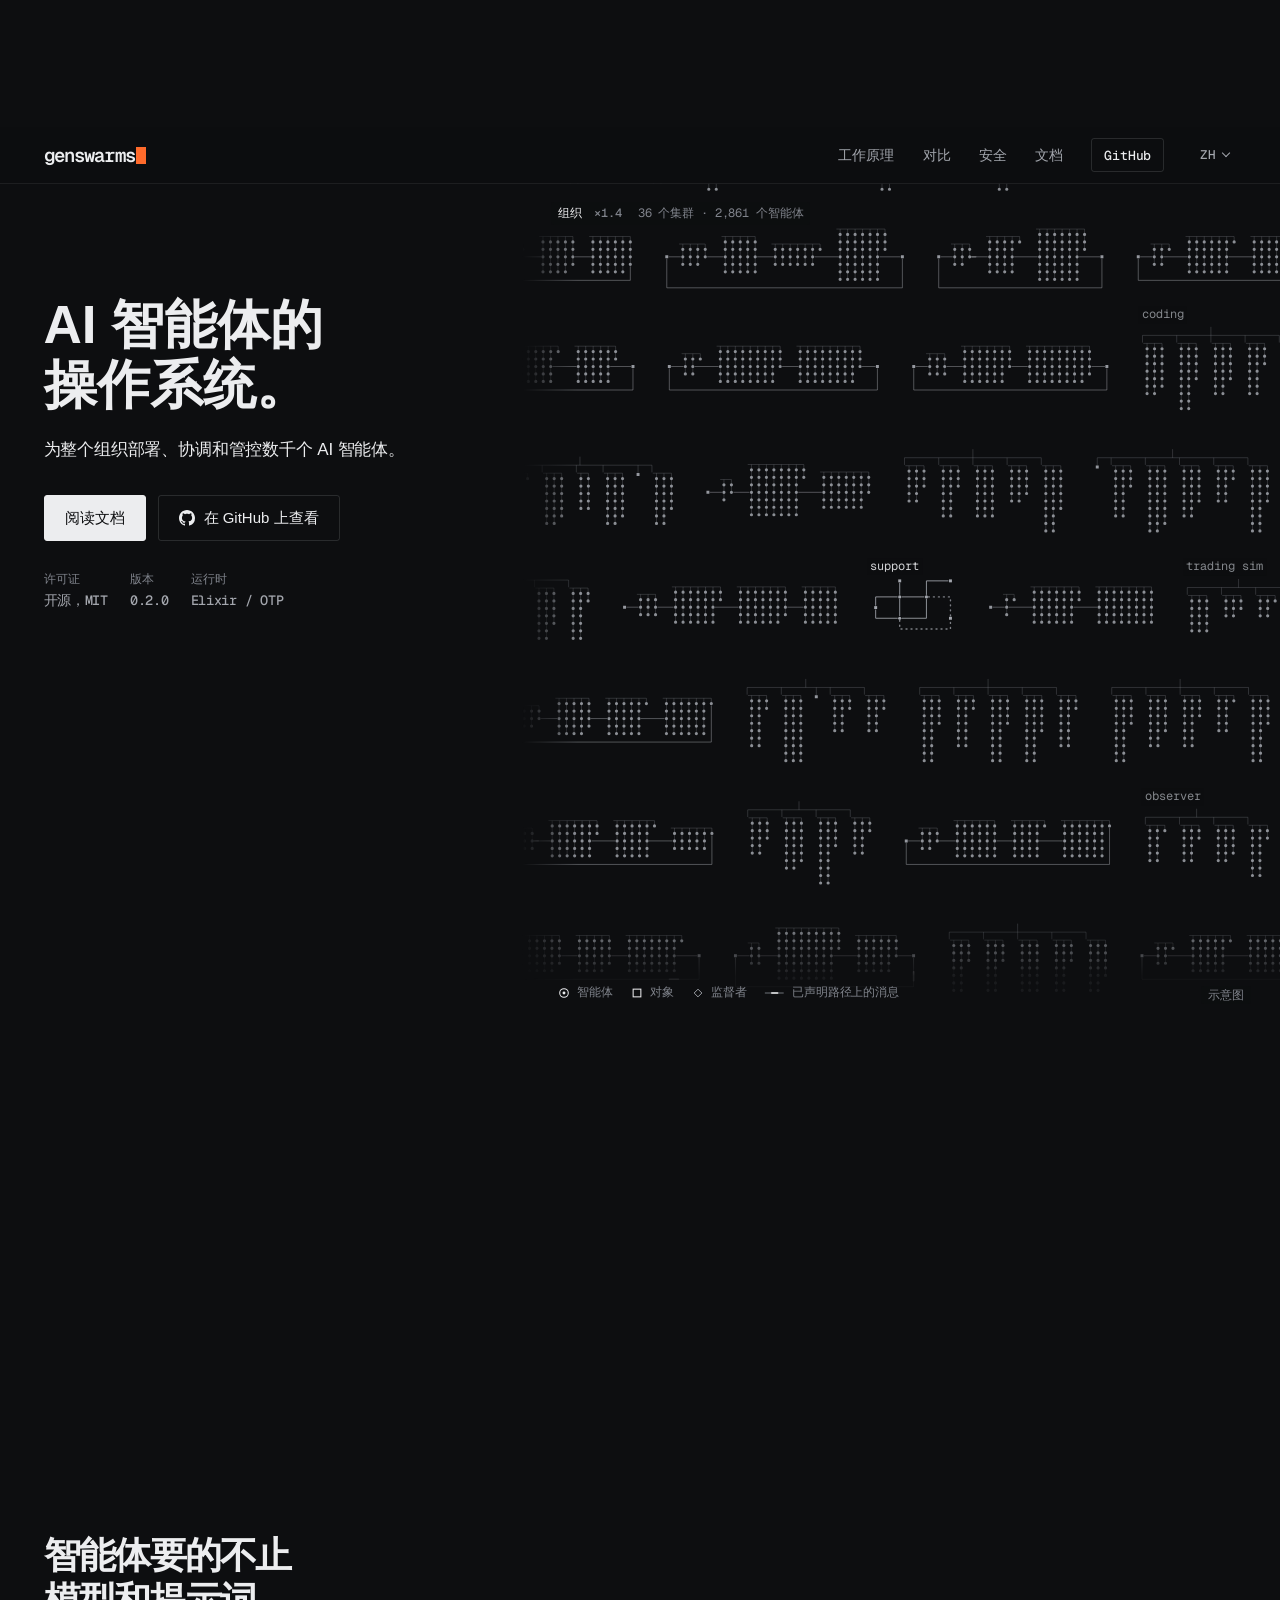
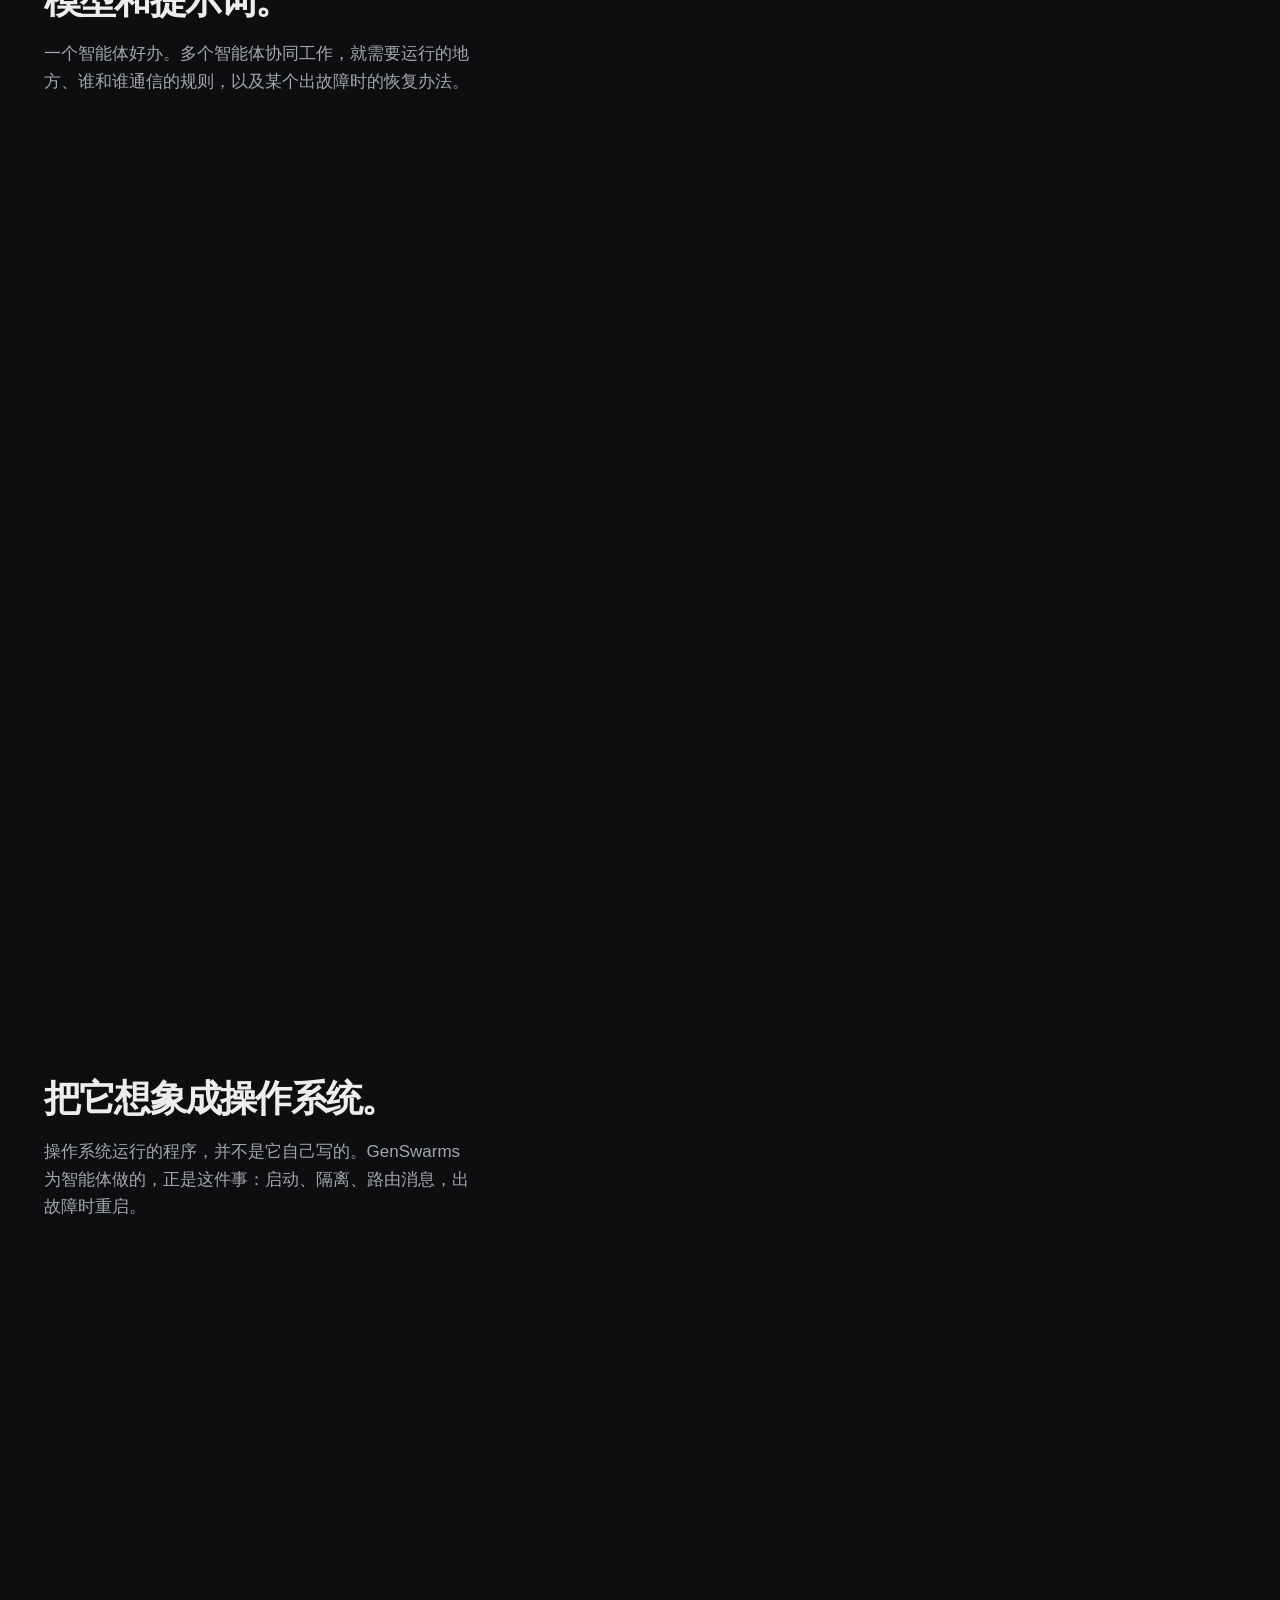
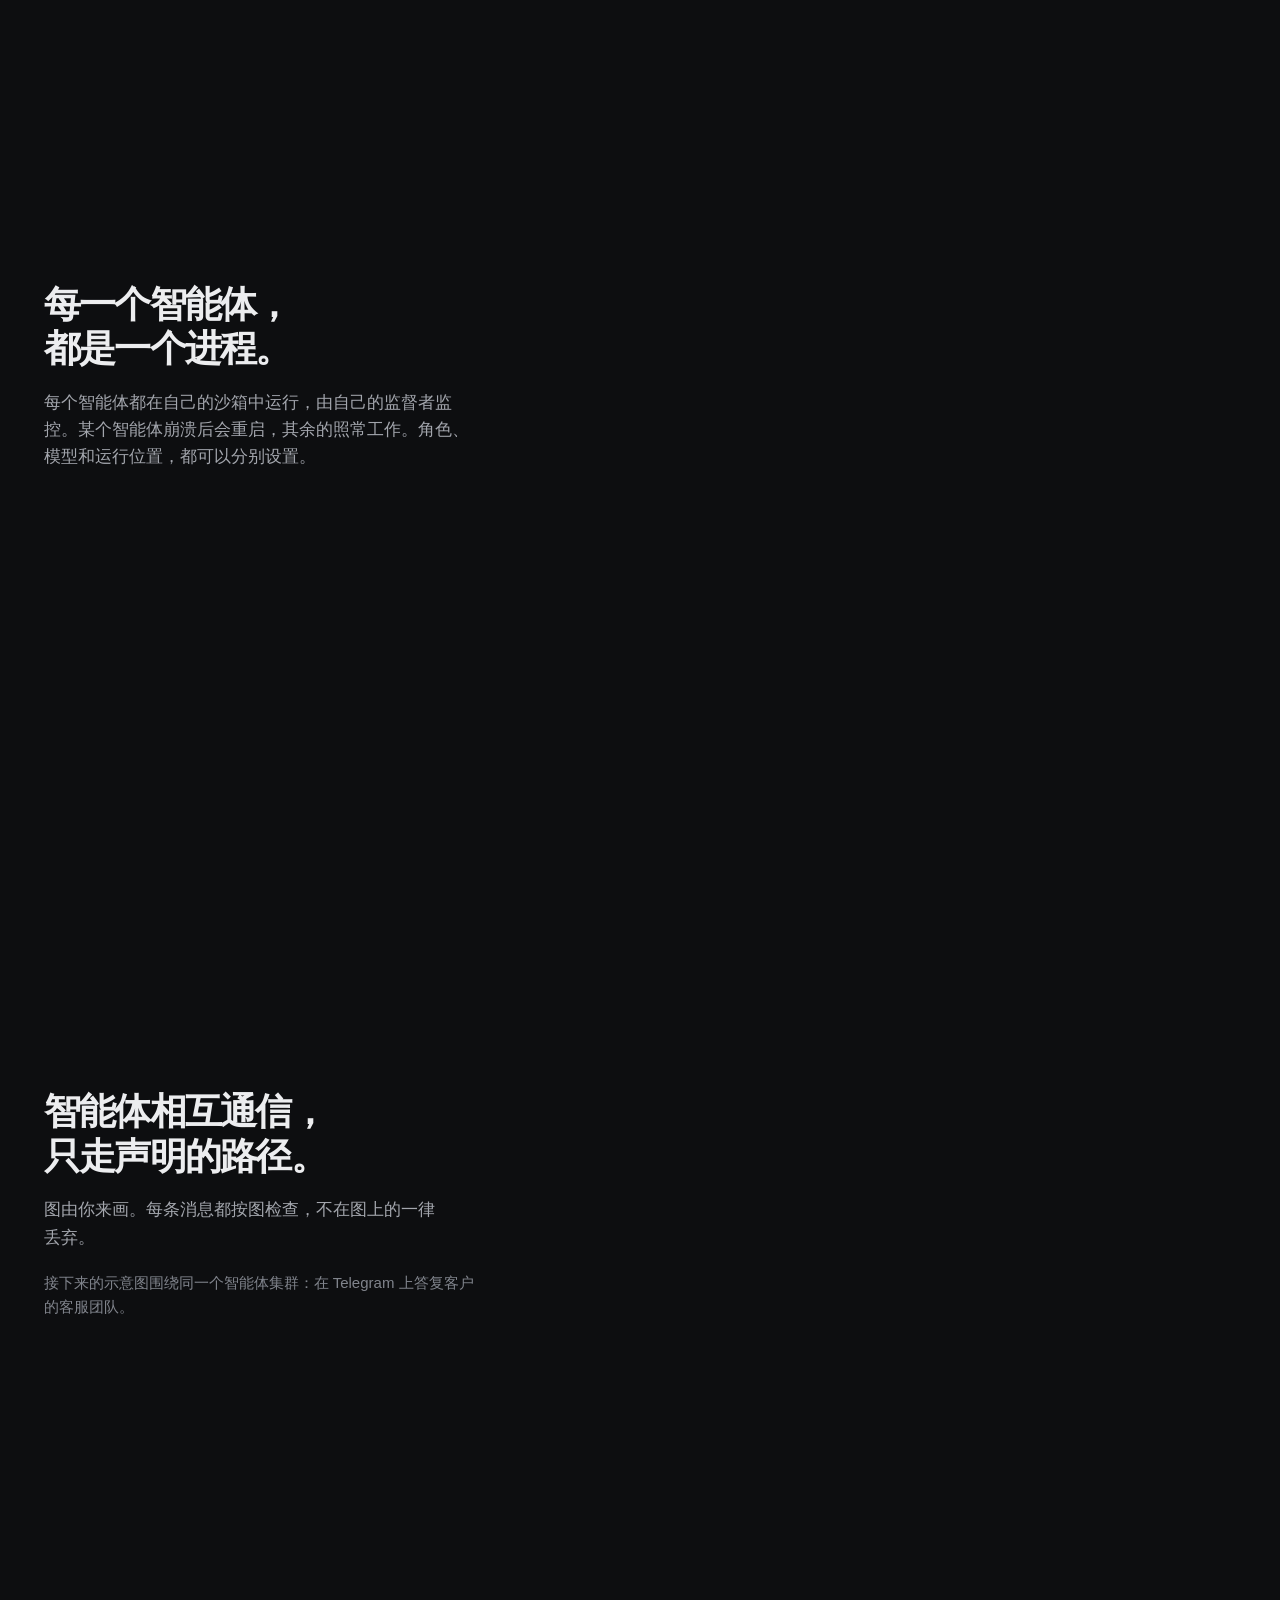
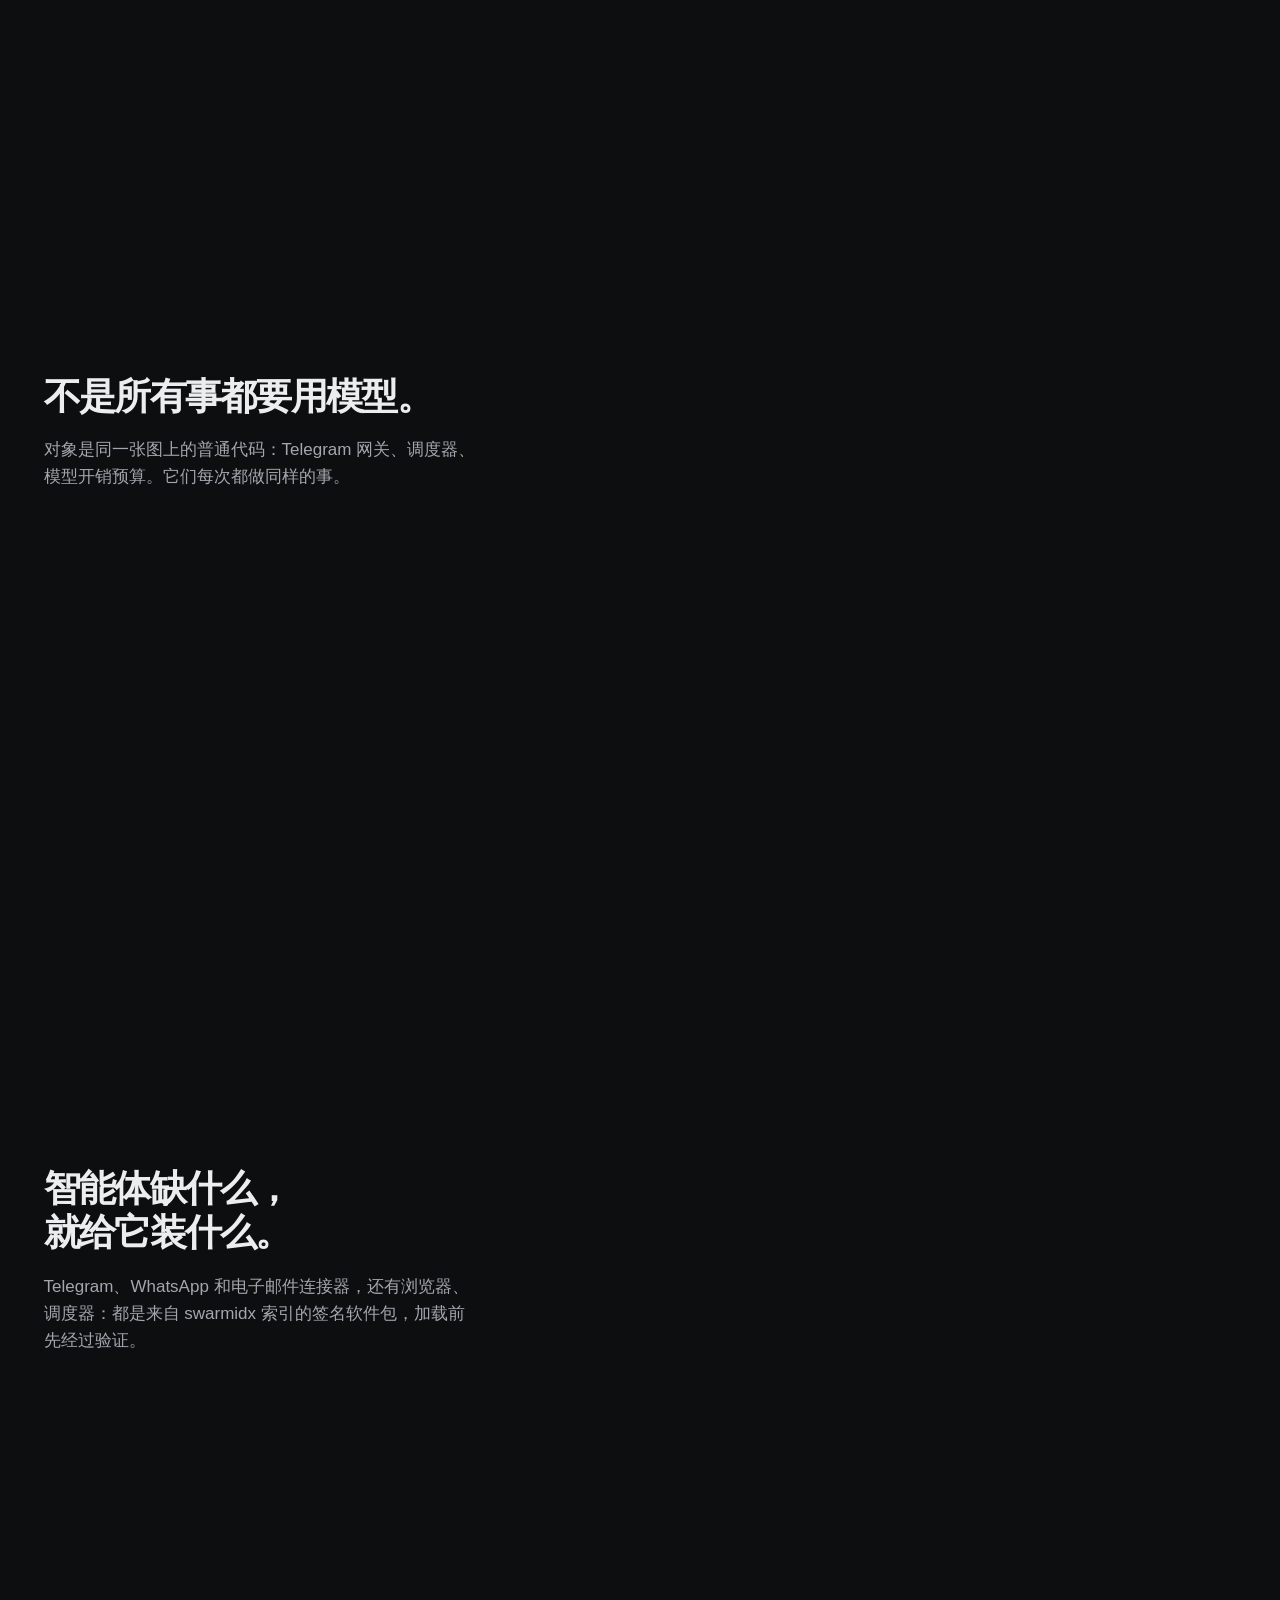
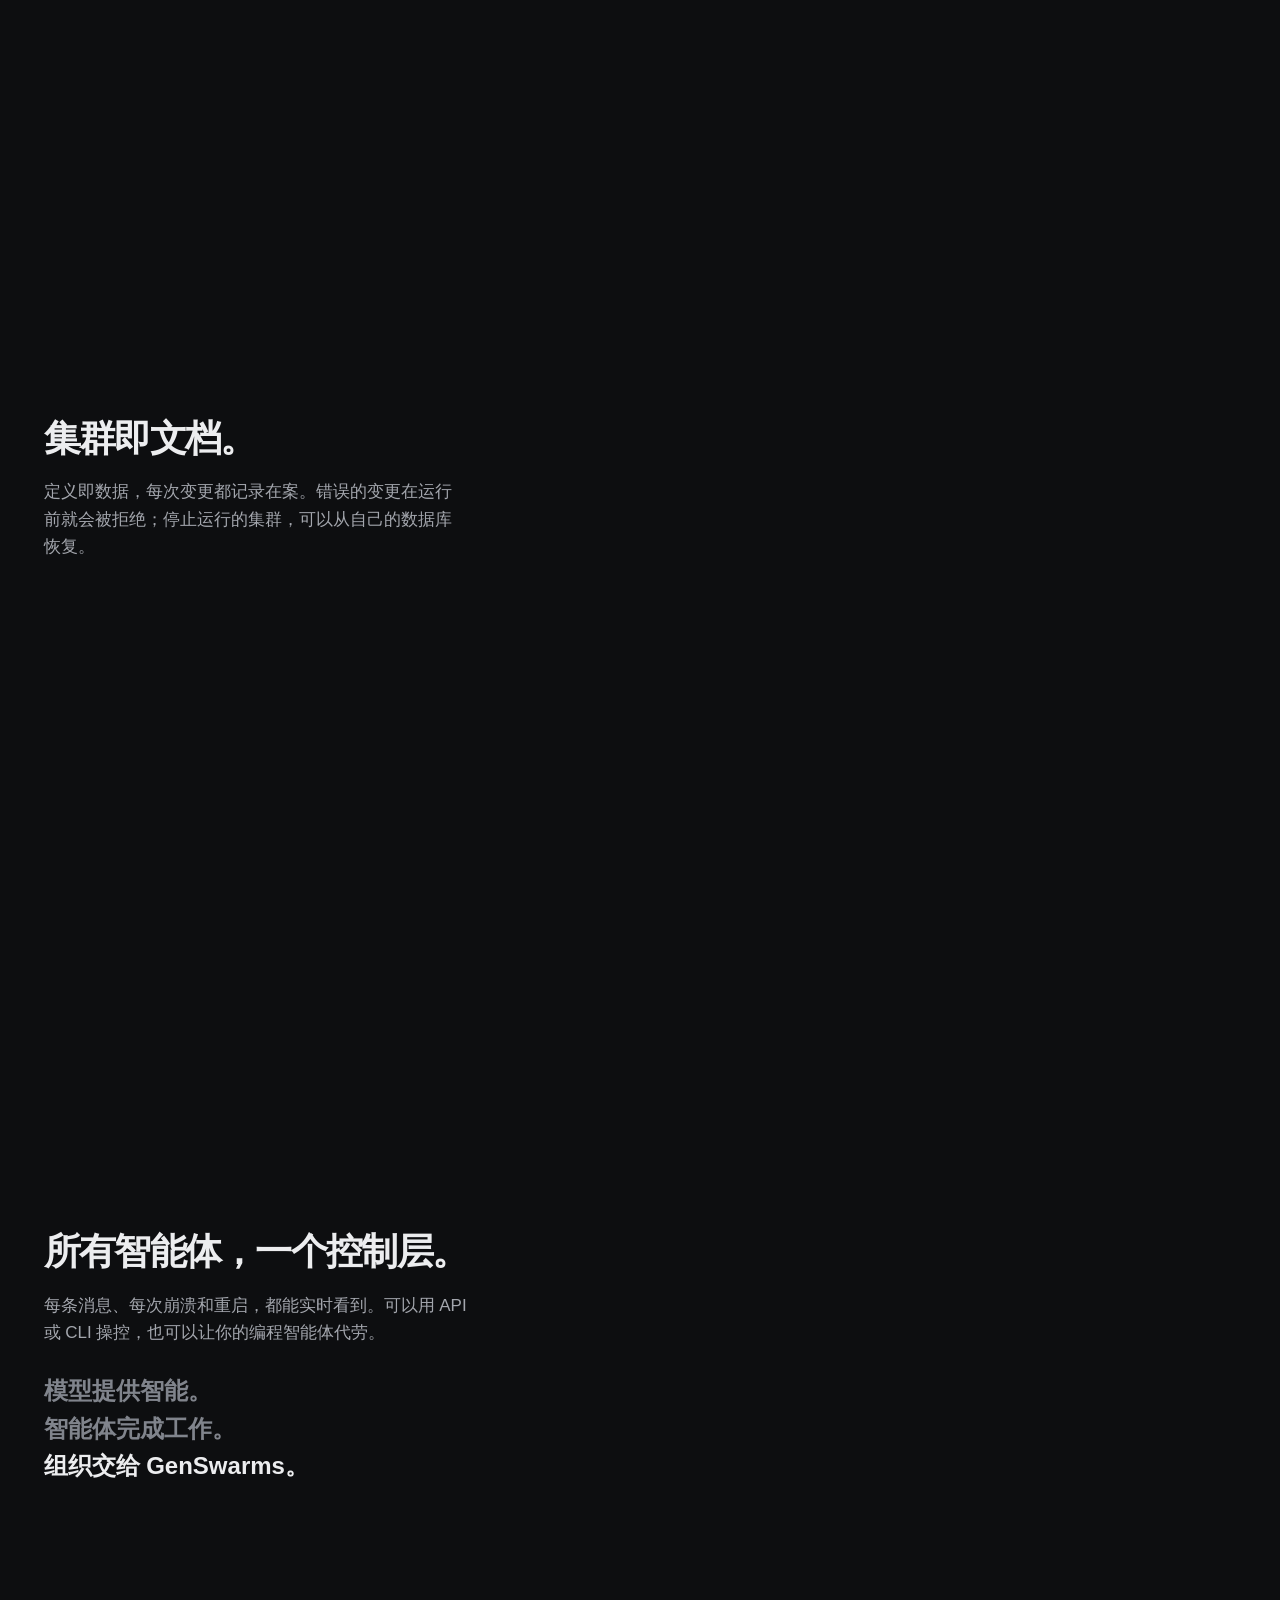
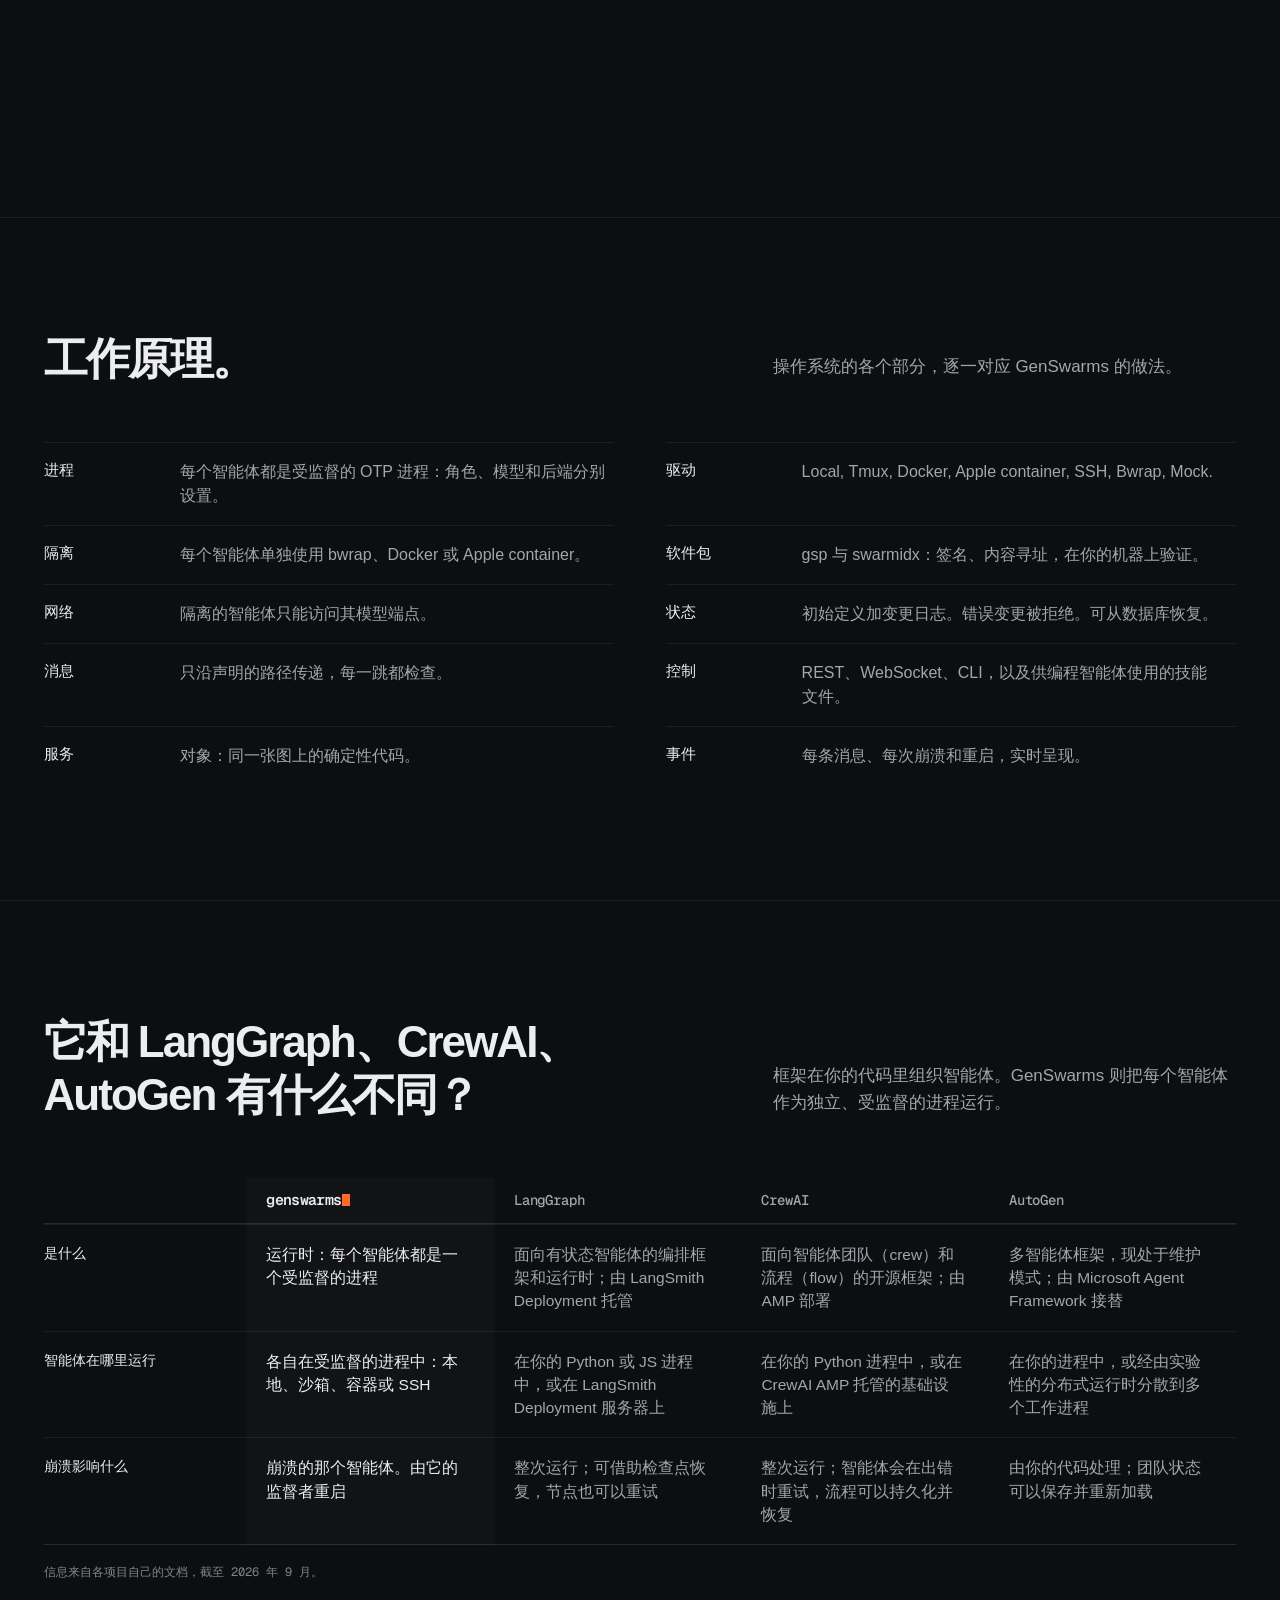
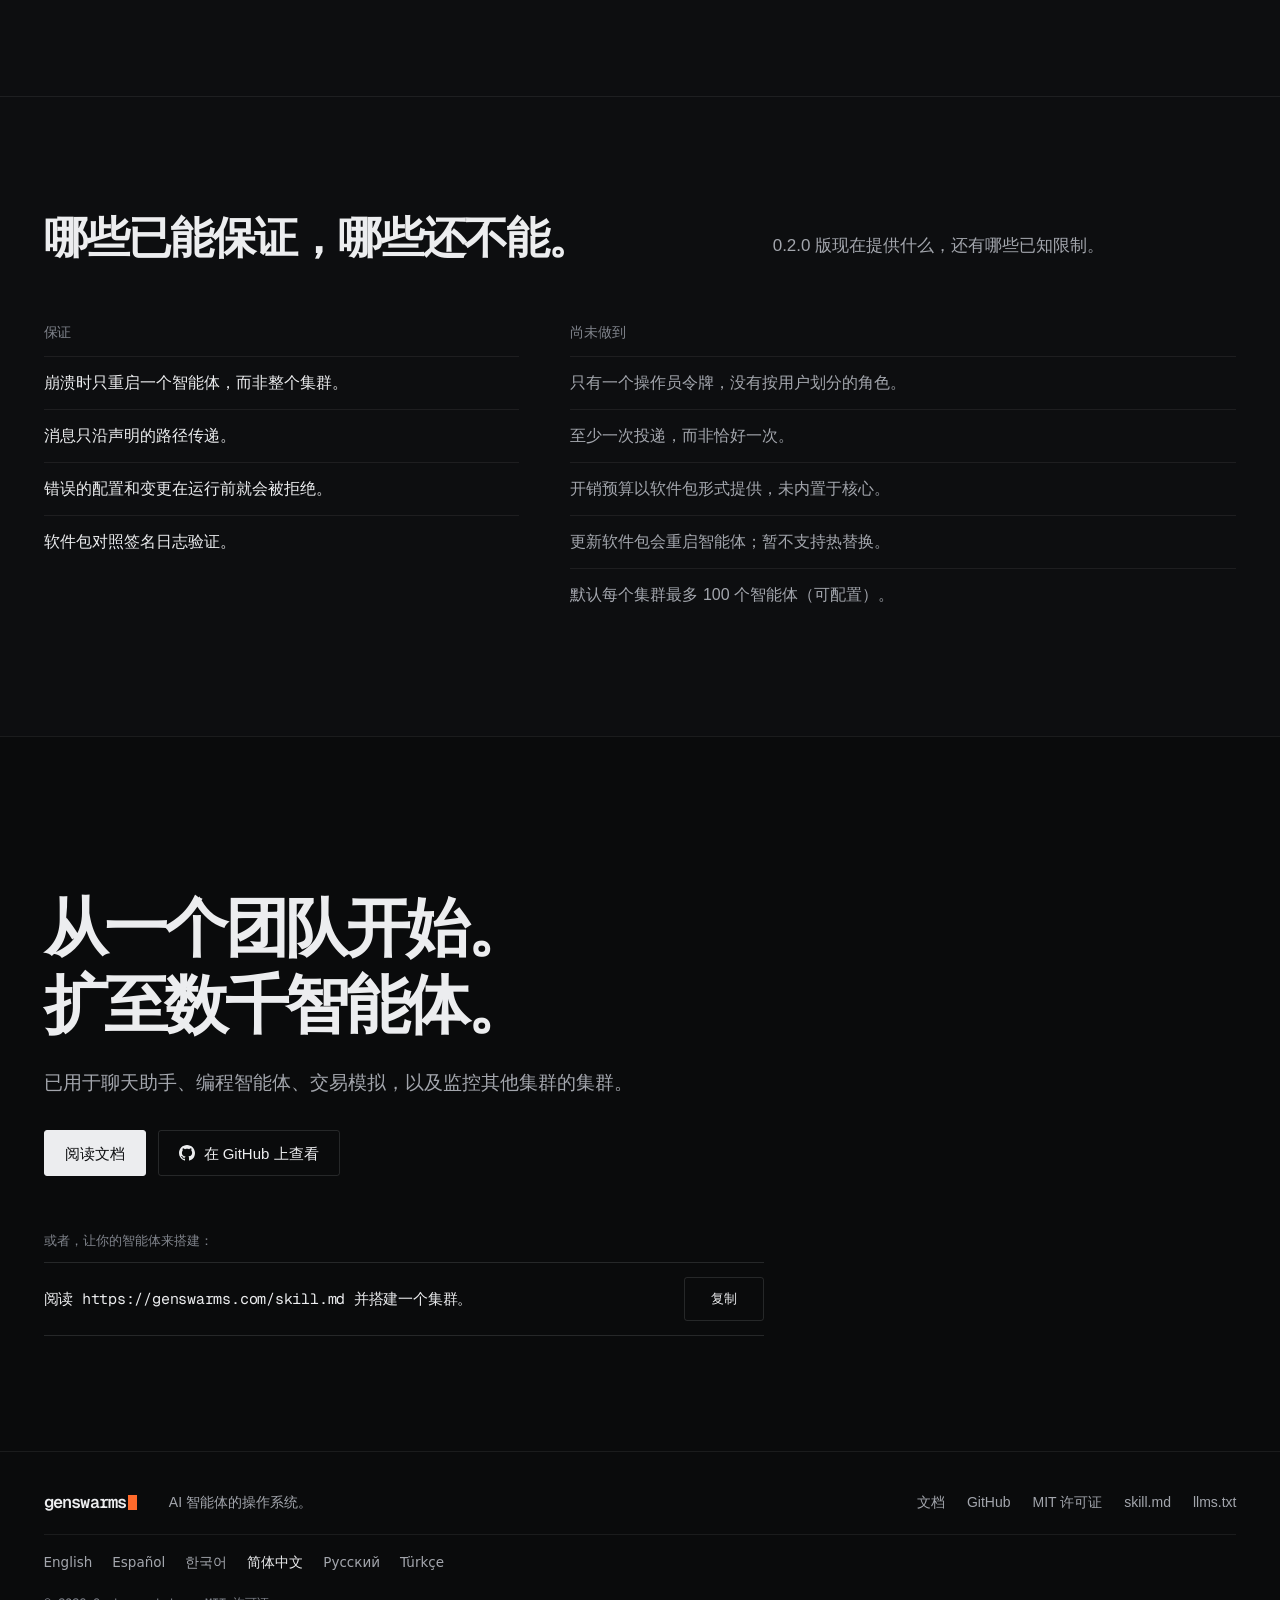
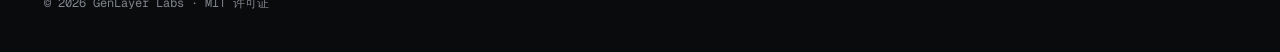
<file: website/zh/index.html>
<!doctype html>
<html lang="zh-Hans">
<head>
<meta charset="utf-8">
<meta name="viewport" content="width=device-width, initial-scale=1">
<title>GenSwarms：AI 智能体的操作系统</title>
<meta name="description" content="GenSwarms 把每个 AI 智能体作为独立、受监督的进程运行，消息只沿声明的路径传递，提供 API 和实时事件流。采用 MIT 许可证开源。">
<link rel="canonical" href="https://genswarms.com/zh/">
<link rel="alternate" hreflang="en" href="https://genswarms.com/">
<link rel="alternate" hreflang="es" href="https://genswarms.com/es/">
<link rel="alternate" hreflang="ko" href="https://genswarms.com/ko/">
<link rel="alternate" hreflang="zh-Hans" href="https://genswarms.com/zh/">
<link rel="alternate" hreflang="ru" href="https://genswarms.com/ru/">
<link rel="alternate" hreflang="tr" href="https://genswarms.com/tr/">
<link rel="alternate" hreflang="x-default" href="https://genswarms.com/">
<meta http-equiv="content-language" content="zh-Hans">
<meta name="applicable-device" content="pc,mobile">
<meta name="theme-color" content="#0D0E10">
<meta property="og:type" content="website"><meta property="og:locale" content="zh_CN">
<meta property="og:title" content="GenSwarms：AI 智能体的操作系统">
<meta property="og:description" content="把 AI 智能体作为独立、受监督的进程来部署、协调和管控。">
<meta property="og:url" content="https://genswarms.com/zh/"><meta property="og:image" content="https://genswarms.com/og-zh.png">
<meta property="og:image:width" content="1200"><meta property="og:image:height" content="630"><meta property="og:image:alt" content="GenSwarms：AI 智能体的操作系统">
<meta name="twitter:card" content="summary_large_image">
<link rel="icon" href="/favicon.svg" type="image/svg+xml"><link rel="icon" href="/favicon-32.png" sizes="32x32"><link rel="apple-touch-icon" href="/apple-touch-icon.png">
<script type="application/ld+json">{"@context":"https://schema.org","@type":"SoftwareApplication","name":"GenSwarms","applicationCategory":"DeveloperApplication","operatingSystem":"Linux, macOS","softwareVersion":"0.2.0","license":"https://opensource.org/licenses/MIT","url":"https://genswarms.com/zh/","codeRepository":"https://github.com/genlayerlabs/genswarms","description":"AI 智能体的操作系统：每个智能体都作为独立、受监督的进程运行，消息只沿声明的路径传递，并提供 REST + WebSocket API 和实时事件流。","inLanguage":"zh-Hans","offers":{"@type":"Offer","price":"0","priceCurrency":"USD"},"author":{"@type":"Organization","name":"GenLayer Labs"}}</script>
<link rel="preconnect" href="https://fonts.googleapis.com">
<link rel="preconnect" href="https://fonts.gstatic.com" crossorigin>
<link href="https://fonts.googleapis.com/css2?family=Geist+Mono:wght@400..600&display=swap" rel="stylesheet" media="print" onload="this.media='all'">
<noscript><link href="https://fonts.googleapis.com/css2?family=Geist+Mono:wght@400..600&display=swap" rel="stylesheet"></noscript>
<script>(function(){var d=document.documentElement;d.classList.add('js');if(matchMedia('(min-width: 960px) and (min-height: 640px), (orientation: landscape) and (min-width: 640px) and (max-height: 639px)').matches)d.classList.add('cine')})()</script>
<style>
:root{color-scheme:dark;--bg:#0D0E10;--bg-0:#0A0B0C;--bg-1:#121316;--bg-2:#18191D;--hl:rgba(232,234,238,.075);--hl-2:rgba(232,234,238,.13);--hl-3:rgba(232,234,238,.22);--ink:#ECEDEF;--ink-2:#A3A6AD;--ink-3:#80848C;--or:#FF6A2B;--fm:'Geist Mono',ui-monospace,SFMono-Regular,Menlo,monospace;--fs:'Geist',ui-sans-serif,system-ui,-apple-system,'Segoe UI',sans-serif;--fh:var(--fm);--fc:'Geist Mono',ui-monospace,SFMono-Regular,Menlo,monospace;--g:clamp(16px,3.4vw,48px);--nav:56px;--sh:clamp(280px,42vh,440px)}@supports (height:1svh){:root{--sh:clamp(280px,42svh,440px)}}*{box-sizing:border-box}html{-webkit-text-size-adjust:100%;text-size-adjust:100%;scroll-behavior:smooth;scroll-padding-top:calc(var(--nav) + 8px);background:var(--bg)}@media (prefers-reduced-motion:reduce){html{scroll-behavior:auto}}body{margin:0;background:var(--bg);color:var(--ink-2);font:400 17px/1.6 var(--fs);-webkit-font-smoothing:antialiased;text-rendering:optimizeLegibility;overflow-x:hidden;overflow-x:clip}a{color:inherit}:focus-visible{outline:2px solid var(--ink);outline-offset:3px;border-radius:2px}.sr{position:absolute;width:1px;height:1px;overflow:hidden;clip:rect(0 0 0 0);white-space:nowrap}.skip{position:absolute;left:16px;bottom:100%;max-width:calc(100% - 32px);background:var(--ink);color:var(--bg);padding:10px 14px;z-index:100;font-weight:500;border-radius:2px}.skip:focus{bottom:auto;top:12px}h1,h2,h3{font-family:var(--fh);color:var(--ink);margin:0;font-weight:600;text-wrap:balance}p,.gu li,.spec dd,.cmp td,.ro .ln,.ro-in .ln{text-wrap:pretty}@media (max-width:1279px){.pk .ln{margin-bottom:6px;line-height:1.5}.pk .pn{flex-basis:100%}}.wrap{max-width:1280px;margin:0 auto;padding:0 var(--g);position:relative}.brand{display:inline-flex;align-items:center;min-height:44px;font:600 19px/1 var(--fm);letter-spacing:-.045em;color:var(--ink);text-decoration:none;white-space:nowrap}.cur{display:inline-block;width:.52em;height:.86em;background:var(--or);margin-left:.08em;vertical-align:-.1em}.brand .cur{align-self:center;margin-top:.05em}.top{position:sticky;top:0;z-index:20;background:rgba(13,14,16,.9);-webkit-backdrop-filter:blur(10px);backdrop-filter:blur(10px);border-bottom:1px solid var(--hl)}.top-in{height:var(--nav);display:flex;align-items:center;justify-content:space-between;gap:20px}.top nav{display:flex;align-items:center;gap:clamp(12px,2.2vw,30px);font-size:14px}.top nav>a{display:inline-flex;align-items:center;min-height:44px;color:var(--ink-2);text-decoration:none;transition:color .15s;white-space:nowrap}.top nav>a:hover{color:var(--ink)}.top nav .gh{min-height:34px;padding:0 12px;border:1px solid var(--hl-2);border-radius:3px;color:var(--ink);font:500 13px/1 var(--fm);letter-spacing:-.01em}.top nav .gh:hover{border-color:var(--ink-3)}@media (max-width:719px){.top nav>a:not(.gh):not([href="/docs/"]){display:none}}@media (max-width:719px),(pointer:coarse){.top nav .gh{min-height:44px}}.ctas{display:flex;flex-wrap:wrap;gap:12px;margin-top:32px}.btn{display:inline-flex;align-items:center;justify-content:center;gap:9px;min-height:46px;padding:0 20px;font:500 15px/1 var(--fs);text-decoration:none;border-radius:3px;white-space:nowrap;transition:background .15s,border-color .15s,color .15s}.btn svg{width:16px;height:16px;flex:none}.btn-p{background:var(--ink);color:var(--bg);border:1px solid var(--ink)}.btn-p:hover{background:#fff;border-color:#fff}.btn-s{border:1px solid var(--hl-2);color:var(--ink);background:transparent}.btn-s:hover{border-color:var(--ink-3)}.story{position:relative}.stage-col{position:sticky;top:var(--nav);z-index:5;height:var(--sh);background:var(--bg);border-bottom:1px solid var(--hl)}html:not(.js) .stage-col{display:none}html.js:not(.cine) .steps :is(a,button){scroll-margin-top:calc(var(--nav) + var(--sh) + 16px)}.stage{position:relative;height:100%;overflow:hidden}.stage canvas{position:absolute;inset:0;width:100%;height:100%;display:block;-webkit-mask-image:linear-gradient(180deg,#000 calc(100% - 22px),transparent);mask-image:linear-gradient(180deg,#000 calc(100% - 22px),transparent)}.zcap{position:absolute;left:16px;top:12px;padding:3px 7px;margin:-3px -7px;background:rgba(13,14,16,.86);border-radius:3px;display:flex;flex-wrap:wrap;align-items:baseline;gap:2px 12px;font:500 12px/1.4 var(--fm);letter-spacing:-.01em;color:var(--ink);pointer-events:none;max-width:calc(100% - 32px)}.zcap .zf{color:var(--ink-3);font-variant-numeric:tabular-nums;min-width:4.5ch}.zcap .n{color:var(--ink-3);font-weight:400}.zcap .n:empty{display:none}.ill{position:absolute;right:16px;bottom:10px;padding:3px 7px;margin:-3px -7px;background:rgba(13,14,16,.86);border-radius:3px;font:400 12px/1 var(--fm);color:var(--ink-3);pointer-events:none}.ros{display:none}.steps{padding:0 var(--g)}.step{padding:48px 0 56px;min-height:72vh;min-height:72svh}.step.hero{min-height:0;padding-top:28px}.js .step[data-step="1"]{min-height:118vh;min-height:118svh}.js .step:last-child{min-height:88vh;min-height:88svh}html:not(.js) .steps{max-width:1280px;margin:0 auto}html:not(.js) .step{min-height:0;border-top:1px solid var(--hl)}html:not(.js) .step.hero{border-top:0;padding-top:clamp(48px,8vw,112px)}.copy{max-width:36rem}h1{font-size:clamp(34px,9.4vw,72px);line-height:1.02;letter-spacing:-.05em;margin-bottom:20px}.lead{font:400 clamp(18px,2vw,22px)/1.45 var(--fs);color:var(--ink);letter-spacing:-.01em;margin:0;max-width:26em}.facts{display:flex;flex-wrap:wrap;gap:14px 0;margin:32px 0 0;padding:0}.facts div{padding:0 22px 0 0}.facts dt{font:400 12px/1 var(--fm);color:var(--ink-3);margin-bottom:7px}.facts dd{margin:0;white-space:nowrap;font:500 13.5px/1.3 var(--fm);color:var(--ink-2);letter-spacing:-.02em}.step h2{font-size:clamp(27px,7.2vw,42px);line-height:1.08;letter-spacing:-.045em;margin-bottom:18px}.copy p{margin:0 0 14px;font-size:17px;line-height:1.6;max-width:31em}.copy .lead{margin:0}.copy .ex{font-size:15px;color:var(--ink-3);margin-top:20px}.triad{margin-top:28px!important;display:grid;gap:4px}.triad span{display:block;font:600 clamp(18px,4.6vw,24px)/1.3 var(--fh);letter-spacing:-.04em;color:var(--ink-3);text-wrap:balance}.triad span:last-child{color:var(--ink)}.ro,.ro-in{font:400 12.5px/1.75 var(--fm);color:var(--ink-2);letter-spacing:-.01em;min-width:0}.ro-in{margin-top:22px;padding-top:14px;border-top:1px solid var(--hl)}.ro-in+.ro-in{margin-top:14px}.ro .ro-t,.ro-in .ro-t{font:inherit;color:var(--ink-3);margin:0 0 2px;max-width:none}.ro .cap,.ro-in .cap{margin:0 0 6px;font:400 14px/1.5 var(--fs);color:var(--ink-2);letter-spacing:0;max-width:none}.ro .cap b,.ro-in .cap b{font:500 13px/1 var(--fm);color:var(--ink)}.log{margin:0}.kv{display:grid;grid-template-columns:max-content minmax(0,1fr);column-gap:20px}.log.kv .ln{display:contents}.log .ln{display:flex;flex-wrap:wrap;gap:0 12px}.log dt,.log dd{margin:0}.log .k{color:var(--ink-3)}.ev .k{min-width:10.2em}.ar{color:var(--ink-3)}.log .hot,.log .hot .k,.log .hot .e2{color:var(--or)}.tag{color:var(--or);border:1px solid rgba(255,106,43,.45);padding:0 5px;line-height:1.45;font-size:12px;align-self:center;border-radius:2px}.log .dim{color:var(--ink-3)}.st .k{min-width:7.2em}.e2{min-width:9.4em;color:var(--ink-3)}.pk .pn{color:var(--ink)}.pk .dg{color:var(--ink-3)}.pk .vf{color:var(--ink-2)}.legend{display:flex;flex-wrap:wrap;gap:4px 18px;color:var(--ink-3);font-size:12px}.lg{display:inline-flex;align-items:center;gap:7px}.lg svg{height:12px;width:auto;flex:none}.lg .ag-o{fill:none;stroke:var(--ink);stroke-width:1.2}.lg .ag-i{fill:var(--ink)}.lg .ob{fill:none;stroke:var(--ink);stroke-width:1.2}.lg .sp{fill:none;stroke:var(--ink-2);stroke-width:1.1}.lg .e{stroke:var(--ink-3);stroke-width:1}.lg .pu{stroke:var(--ink);stroke-width:1.6;stroke-linecap:round}@media (max-width:519px){.ev .k{min-width:0;flex-basis:100%}.ev .ln{margin-bottom:4px}.st .k{min-width:6.6em}.e2{min-width:0}.kv{column-gap:14px}}@media (min-width:600px){:root{--sh:clamp(300px,46vh,560px)}@supports (height:1svh){:root{--sh:clamp(300px,46svh,560px)}}.js .steps{max-width:44rem;margin:0 auto}.zcap{left:24px;top:16px}.ill{right:24px;bottom:14px}}.cine .story-in{display:grid;grid-template-columns:minmax(0,calc((min(100%,1280px) - 2 * var(--g)) * 5 / 12)) minmax(0,1fr);padding-left:max(var(--g),calc((100% - 1280px) / 2 + var(--g)))}.cine .stage-col{grid-column:2;grid-row:1;position:relative;top:auto;height:auto;border:0;background:none;z-index:auto}.cine .stage{position:sticky;top:var(--nav);height:calc(100vh - var(--nav))}@supports (height:1svh){.cine .stage{height:calc(100svh - var(--nav))}}@property --rb{syntax:'<length>';inherits:true;initial-value:60px}.cine .stage{--rb:60px;transition:--rb .5s ease}.cine .stage canvas{-webkit-mask-image:linear-gradient(90deg,transparent,#000 56px),linear-gradient(0deg,rgba(0,0,0,.1) var(--rb),#000 calc(var(--rb) + 56px));mask-image:linear-gradient(90deg,transparent,#000 56px),linear-gradient(0deg,rgba(0,0,0,.1) var(--rb),#000 calc(var(--rb) + 56px));-webkit-mask-composite:source-in;mask-composite:intersect}.cine .zcap{left:36px;top:22px}.cine .ill{right:36px;bottom:26px}.cine .ros{display:grid;position:absolute;left:36px;right:170px;bottom:24px;pointer-events:none}.cine .ro{grid-area:1/1;align-self:end;opacity:0;visibility:hidden;transition:opacity .35s ease,visibility 0s linear .35s;max-width:560px}.cine .ro.on{opacity:1;visibility:visible;transition:opacity .4s ease .1s,visibility 0s}.cine .ro-in{position:absolute;width:1px;height:1px;overflow:hidden;clip:rect(0 0 0 0);white-space:nowrap;margin:0;padding:0;border:0}.cine .steps{grid-column:1;grid-row:1;padding:0 clamp(28px,3.4vw,56px) 0 0;max-width:none;margin:0}.cine .step{min-height:92vh;display:flex;flex-direction:column;justify-content:center;padding:10vh 0}.cine .step.hero{min-height:calc(100vh - var(--nav));padding:4vh 0 10vh}.cine .step[data-step="1"]{min-height:160vh}.cine .step:last-child{min-height:calc(100vh + 8px)}.cine h1{font-size:clamp(40px,min(4.15vw,8vh),60px)}.cine .step h2{font-size:clamp(28px,min(2.9vw,5.4vh),40px)}@media (max-height:820px){.cine .ro .cap{font-size:13.5px}.cine .ro,.cine .ro-in{font-size:12px;line-height:1.65}}@media (max-height:639px){.cine .ros{display:none}.cine .ro-in{position:static;width:auto;height:auto;overflow:visible;clip:auto;white-space:normal;margin-top:18px;padding-top:12px;border-top:1px solid var(--hl)}.cine .stage{--rb:0px}.cine h1{font-size:clamp(28px,min(4.15vw,9vh),48px);margin-bottom:14px}.cine .step h2{font-size:clamp(22px,min(2.9vw,7vh),34px);margin-bottom:12px}.cine .copy>p{font-size:15.5px;line-height:1.55;margin-bottom:10px}.cine .copy .lead{font-size:clamp(16px,4vh,19px)}.cine .triad{margin-top:16px!important}.cine .triad span{font-size:clamp(16px,4.4vh,20px)}.cine .ctas{margin-top:20px}.cine .facts{margin-top:20px}.cine .step{padding:6vh 0;min-height:100vh}.cine .step.hero{padding:3vh 0 6vh}.cine .zcap{left:24px;top:12px}.cine .ill{right:16px;bottom:12px}@media (max-height:430px){.cine .step{padding:4vh 0}.cine .step h2{font-size:clamp(20px,6.2vh,28px);margin-bottom:10px}.cine .copy>p{font-size:14.5px;line-height:1.5;margin-bottom:8px}.cine .ro-in{margin-top:12px;padding-top:8px}.cine .triad{margin-top:10px!important;gap:2px}.cine .triad span{font-size:clamp(15px,4.2vh,18px)}}}.sec{border-top:1px solid var(--hl)}.sec>.wrap{padding-top:clamp(64px,9vw,120px);padding-bottom:clamp(64px,9vw,120px)}.sec-head{display:grid;gap:14px;margin-bottom:clamp(32px,5vw,56px)}.sec-head h2{font-size:clamp(28px,6.6vw,44px);line-height:1.08;letter-spacing:-.045em;max-width:19em}.sec-head p{margin:0;max-width:32em;font-size:17px}@media (min-width:1000px){.sec-head{grid-template-columns:minmax(0,7fr) minmax(0,5fr);gap:0;align-items:end}.sec-head h2{padding-right:48px}.sec-head p{padding-left:clamp(24px,2.6vw,40px);padding-bottom:6px}}.spec{margin:0;display:grid;column-gap:clamp(32px,4vw,64px)}@media (min-width:1000px){.spec{grid-template-columns:1fr 1fr;grid-auto-flow:column;grid-template-rows:repeat(5,auto)}}.spec .row{display:grid;grid-template-columns:120px minmax(0,1fr);gap:16px;padding:17px 0;border-top:1px solid var(--hl)}.spec dt{font:500 14.5px/1.45 var(--fh);color:var(--ink);letter-spacing:-.02em}.spec dd{margin:0;font-size:16px;line-height:1.5;color:var(--ink-2)}@media (max-width:519px){.spec .row{grid-template-columns:minmax(0,1fr);gap:2px}}.cmp-wrap{min-width:0}.cmp{width:100%;border-collapse:separate;border-spacing:0;font-size:15.5px;line-height:1.5}.cmp th,.cmp td{text-align:left;vertical-align:top;padding:18px 20px;border-top:1px solid var(--hl)}.cmp thead th{border-top:0;padding-top:14px;padding-bottom:14px;font:500 14px/1.2 var(--fm);color:var(--ink-2);letter-spacing:-.01em;border-bottom:1px solid var(--hl-2)}.cmp tbody th{font:500 14px/1.45 var(--fh);color:var(--ink);letter-spacing:-.02em;width:17%;padding-left:0}.cmp td{color:var(--ink-2);width:20.75%}.cmp .gs{background:var(--bg-1);color:var(--ink)}.gs-name{font:600 15px/1 var(--fm);letter-spacing:-.045em;color:var(--ink);white-space:nowrap}.gs-name .cur{width:.5em;height:.85em}.cmp tbody tr:last-child th,.cmp tbody tr:last-child td{border-bottom:1px solid var(--hl-2)}.src{margin:18px 0 0;font:400 12px/1.5 var(--fm);color:var(--ink-3)}@media (max-width:899px){.cmp,.cmp tbody,.cmp tr,.cmp th,.cmp td{display:block;width:auto}.cmp thead{position:absolute;width:1px;height:1px;overflow:hidden;clip:rect(0 0 0 0)}.cmp tr{padding:22px 0 12px;border-top:1px solid var(--hl-2)}.cmp tbody tr:last-child{border-bottom:1px solid var(--hl-2)}.cmp tbody th{border:0;padding:0 0 12px;font-size:15px;width:auto}.cmp td{border:0;padding:9px 0;display:grid;grid-template-columns:92px minmax(0,1fr);gap:14px;font-size:15px}.cmp td::before{content:attr(data-l);font:500 12.5px/1.6 var(--fm);color:var(--ink-3);letter-spacing:-.01em}.cmp td.gs{padding:12px 14px;margin-bottom:6px;border-radius:2px}.cmp td.gs::before{color:var(--ink)}.cmp tbody tr:last-child th,.cmp tbody tr:last-child td{border-bottom:0}}@media (max-width:399px){.cmp td{grid-template-columns:78px minmax(0,1fr);gap:10px}}.gu{display:grid;gap:40px}@media (min-width:1000px){.gu{grid-template-columns:5fr 7fr;gap:clamp(32px,4vw,64px)}}.gu h3{font-size:14px;letter-spacing:-.01em;font-weight:500;color:var(--ink-3);padding:0 0 12px}.gu ul{list-style:none;margin:0;padding:0}.gu li{padding:14px 0;border-top:1px solid var(--hl);font-size:16px;line-height:1.5}.yes li{color:var(--ink)}.not li{color:var(--ink-2)}.close{background:var(--bg-0)}.close>.wrap{padding-top:clamp(80px,12vw,160px);padding-bottom:clamp(72px,9vw,120px)}.close h2{font-size:clamp(34px,5vw,68px);line-height:1.04;letter-spacing:-.055em}.close h2 span{display:block}@media (max-width:759px){.close h2{font-size:clamp(28px,8.2vw,34px)}}.close-p{font-size:clamp(17px,1.6vw,19px);max-width:32em;margin:24px 0 0;color:var(--ink-2)}.handoff{margin-top:56px;max-width:720px}.handoff p{margin:0 0 12px;font:400 12.5px/1.4 var(--fm);color:var(--ink-3)}.cmd{display:flex;align-items:center;gap:16px;padding:14px 0;border-top:1px solid var(--hl-2);border-bottom:1px solid var(--hl-2)}.cmd code{flex:1;min-width:0;font:400 15px/1.5 var(--fm);color:var(--ink);letter-spacing:-.015em;overflow-wrap:break-word}.cmd button{appearance:none;-webkit-appearance:none;flex:none;border:1px solid var(--hl-2);border-radius:3px;background:none;color:var(--ink);font:500 13px/1 var(--fm);min-height:44px;padding:0 14px;min-width:80px;cursor:pointer;transition:border-color .15s;white-space:nowrap}.cmd button:hover{border-color:var(--ink-3)}@media (max-width:519px){.cmd{flex-wrap:wrap;gap:12px}.cmd code{flex-basis:100%;overflow-wrap:anywhere;font-size:14.5px}}.foot{border-top:1px solid var(--hl);background:var(--bg-0);font-size:14px;color:var(--ink-3)}.foot-in{display:flex;flex-wrap:wrap;align-items:center;gap:10px 32px;padding-top:28px;padding-bottom:40px}.foot .brand{font-size:17px}.foot p{margin:0;flex:1;min-width:220px;color:var(--ink-2)}.foot nav{display:flex;flex-wrap:wrap;gap:0 22px}.foot nav a{display:inline-flex;align-items:center;min-height:44px;text-decoration:none;color:var(--ink-2)}.foot nav a:hover{color:var(--ink)}.foot .legal{flex-basis:100%;font:400 12px/1.4 var(--fm);color:var(--ink-3)}@media (prefers-reduced-motion:reduce){*,*::before,*::after{animation:none!important;transition:none!important}}
.lang{position:relative}.lang summary{list-style:none;display:inline-flex;align-items:center;justify-content:center;gap:7px;min-height:44px;min-width:44px;cursor:pointer;color:var(--ink-2);font:500 12.5px/1 var(--fm);letter-spacing:.02em;border-radius:3px}.lang summary::-webkit-details-marker{display:none}.lang summary::after{content:"";width:5px;height:5px;border-right:1.5px solid currentColor;border-bottom:1.5px solid currentColor;transform:translateY(-2px) rotate(45deg)}.lang[open] summary::after{transform:translateY(1px) rotate(-135deg)}.lang summary:hover,.lang[open] summary{color:var(--ink)}.lang ul{position:absolute;right:0;top:100%;z-index:30;list-style:none;margin:6px 0 0;padding:6px;min-width:176px;background:var(--bg-2);border:1px solid var(--hl-2);border-radius:4px;box-shadow:0 16px 40px rgba(0,0,0,.45)}.top nav .lang a{display:flex;align-items:center;min-height:44px;padding:0 12px;border-radius:3px;color:var(--ink-2);font:400 15px/1.2 system-ui,-apple-system,"Segoe UI",Roboto,"Noto Sans","Apple SD Gothic Neo","Noto Sans KR","PingFang SC","Noto Sans SC",sans-serif;text-decoration:none;white-space:nowrap}.top nav .lang a:hover{background:var(--hl);color:var(--ink)}.top nav .lang a[aria-current]{color:var(--ink);font-weight:600}.foot .foot-langs{flex-basis:100%;gap:0 20px;border-top:1px solid var(--hl);padding-top:6px;font-family:system-ui,-apple-system,"Segoe UI",Roboto,"Noto Sans","Apple SD Gothic Neo","Noto Sans KR","PingFang SC","Noto Sans SC",sans-serif}.foot-langs a{font-size:13.5px}.foot-langs a[aria-current]{color:var(--ink)}.langbar{position:fixed;left:0;right:0;bottom:0;z-index:30;padding-bottom:env(safe-area-inset-bottom)!important;border-top:1px solid var(--hl-2,rgba(255,255,255,.14));display:flex;align-items:center;justify-content:center;gap:8px;min-height:44px;padding:0 4px 0 16px;background:var(--ink);color:var(--bg);font:500 15px/1.4 system-ui,-apple-system,"Segoe UI",Roboto,"Noto Sans","Apple SD Gothic Neo","Noto Sans KR","PingFang SC","Noto Sans SC",sans-serif}.langbar p{margin:0;padding:11px 0;min-width:0}.langbar a{font-weight:600;text-decoration:underline;text-decoration-color:var(--or);text-decoration-thickness:2px;text-underline-offset:3px;white-space:nowrap}.langbar button{flex:none;width:44px;height:44px;border:0;border-radius:3px;background:none;color:inherit;font:400 24px/1 system-ui,sans-serif;cursor:pointer}.langbar :focus-visible{outline-color:var(--bg)}@media (max-width:719px){.top nav>a:not(.gh):not([href="/docs/"]){display:none}}@media (max-width:344px){.top nav>a[href="/docs/"]{display:none}}
:root{--fs:'PingFang SC','Hiragino Sans GB','Noto Sans SC','Microsoft YaHei',sans-serif;--fh:'PingFang SC','Hiragino Sans GB','Noto Sans SC','Microsoft YaHei',sans-serif;--fm:'Geist Mono','PingFang SC','Hiragino Sans GB','Noto Sans SC','Microsoft YaHei',ui-monospace,monospace;--fc:'Geist Mono','PingFang SC','Hiragino Sans GB','Noto Sans SC','Microsoft YaHei',monospace}h1,h2,h3,.triad span,.spec dt,.cmp tbody th{letter-spacing:0}h1{line-height:1.14}.step h2,.close h2,.sec-head h2{line-height:1.2}.triad span{line-height:1.4}.copy .lead{text-wrap:balance}
</style>
</head>
<body>
<a class="skip" href="#main">跳至主要内容</a>
<header class="top"><div class="wrap top-in">
<a class="brand" href="#s0" aria-label="GenSwarms 首页">genswarms<span class="cur" aria-hidden="true"></span></a>
<nav aria-label="主导航">
<a href="#how">工作原理</a>
<a href="#compare">对比</a>
<a href="#security">安全</a>
<a href="/docs/">文档</a>
<a class="gh" href="https://github.com/genlayerlabs/genswarms">GitHub</a>
<details class="lang"><summary><span class="sr">语言 </span>ZH</summary><ul><li><a href="/" hreflang="en" lang="en">English</a></li><li><a href="/es/" hreflang="es" lang="es">Español</a></li><li><a href="/ko/" hreflang="ko" lang="ko">한국어</a></li><li><a href="/zh/" hreflang="zh-Hans" lang="zh-Hans" aria-current="page">简体中文</a></li><li><a href="/ru/" hreflang="ru" lang="ru">Русский</a></li><li><a href="/tr/" hreflang="tr" lang="tr">Türkçe</a></li></ul></details>
</nav>
</div></header>
<main id="main">
<section class="story" aria-label="GenSwarms 是什么">
<div class="story-in">
<div class="stage-col"><div class="stage" data-k="0">
<canvas role="img" aria-label="示意图：一个由 36 个集群、数千个智能体组成的组织。每个集群由智能体（圆圈）和对象（方块）组成，沿声明的路径相连，由监督者监控。消息沿路径流动；不时有一个智能体崩溃，随即被它的监督者重启。"></canvas>
<div class="zcap" aria-hidden="true"><span class="lv">组织</span><span class="zf"></span><span class="n"></span></div>
<div class="ros" aria-hidden="true"><div class="ro legend" data-at="0"><span class="lg"><svg viewBox="0 0 14 14" aria-hidden="true"><circle cx="7" cy="7" r="5" class="ag-o"/><circle cx="7" cy="7" r="1.7" class="ag-i"/></svg>智能体</span><span class="lg"><svg viewBox="0 0 14 14" aria-hidden="true"><rect x="2.5" y="2.5" width="9" height="9" class="ob"/></svg>对象</span><span class="lg"><svg viewBox="0 0 14 14" aria-hidden="true"><path d="M7 2.5L11.5 7 7 11.5 2.5 7z" class="sp"/></svg>监督者</span><span class="lg"><svg viewBox="0 0 24 14" aria-hidden="true"><path d="M1 7H23" class="e"/><path d="M9 7H16" class="pu"/></svg>已声明路径上的消息</span></div><div class="ro" data-at="2"><p class="cap">一个智能体：模型、提示词和一些工具。</p><dl class="log kv"><div class="ln"><dt class="k">模型</dt><dd>决定下一步</dd></div><div class="ln"><dt class="k">提示词</dt><dd>说明任务是什么</dd></div><div class="ln"><dt class="k">工具</dt><dd>完成具体工作</dd></div></dl></div><div class="ro" data-at="3"><p class="cap">十二个智能体，彼此之间靠手工连线。</p><dl class="log kv"><div class="ln"><dt class="k">谁和谁通信</dt><dd>写死在每个智能体里</dd></div><div class="ln"><dt class="k">各自在哪运行</dt><dd>在哪启动，就在哪运行</dd></div><div class="ln"><dt class="k">某个出故障时</dt><dd>不会被重启</dd></div></dl></div><div class="ro" data-at="4"><dl class="log kv"><div class="ln"><dt class="k">启动</dt><dd>每个智能体一个独立进程</dd></div><div class="ln"><dt class="k">隔离</dt><dd>每个都在自己的沙箱里</dd></div><div class="ln"><dt class="k">路由</dt><dd>消息只走声明的路径</dd></div><div class="ln"><dt class="k">重启</dt><dd>出故障的智能体，交给它的监督者</dd></div></dl></div><div class="ro" data-at="5"><p class="ro-t">事件 (示意)</p><dl class="log kv"><div class="ln hot"><dt class="k">智能体 10</dt><dd>崩溃</dd></div><div class="ln"><dt class="k">智能体 10</dt><dd>已由其监督者重启</dd></div><div class="ln dim"><dt class="k">其余 11 个</dt><dd>运行中</dd></div></dl></div><div class="ro" data-at="6"><p class="ro-t">事件 (示意)</p><div class="log ev"><div class="ln"><span class="k">message_routed</span><span>telegram <span class="ar">→</span> triage</span></div><div class="ln"><span class="k">message_routed</span><span>triage <span class="ar">→</span> research</span></div><div class="ln hot"><span class="k">invalid_route</span><span>research <span class="ar">→</span> telegram</span><span class="tag">已丢弃</span></div><div class="ln"><span class="k">message_routed</span><span>research <span class="ar">→</span> answer</span></div></div></div><div class="ro" data-at="7"><p class="cap">对象是图上的普通代码。answer 和 research 的模型调用都经过 <b>budget</b>。</p><dl class="log kv"><div class="ln"><dt class="k">智能体</dt><dd>triage, research, answer：用模型</dd></div><div class="ln"><dt class="k">对象</dt><dd>telegram, cron, browser, budget：普通代码</dd></div></dl></div><div class="ro" data-at="8"><p class="ro-t">软件包 · swarmidx (示意)</p><div class="log pk"><div class="ln"><span class="pn">genlayerlabs/genswarms-telegram@0.6.6</span><span class="dg">sha256:9f2c…</span><span class="vf">已验证</span></div><div class="ln"><span class="pn">genlayerlabs/cron@0.2.8</span><span class="dg">sha256:4be1…</span><span class="vf">已验证</span></div><div class="ln"><span class="pn">genlayerlabs/browser@0.2.4</span><span class="dg">sha256:51d3…</span><span class="vf">已验证</span></div><div class="ln"><span class="pn">genlayerlabs/genswarms-llm-proxy@0.4.2</span><span class="dg">sha256:c07a…</span><span class="vf">已验证</span></div></div></div><div class="ro" data-at="9"><p class="cap">被拒绝的变更不会记入日志。已停止的集群从数据库恢复：先恢复初始定义，再按顺序应用已记录的变更。</p><dl class="log kv"><div class="ln"><dt class="k">恢复</dt><dd>初始定义，然后是变更 1、2、3</dd></div></dl></div><div class="ro" data-at="10"><p class="ro-t">统一事件流 (示意)</p><div class="log st"><div class="ln"><span class="k">support</span><span class="e2">message_routed</span><span>triage → answer</span></div><div class="ln"><span class="k">observer</span><span class="e2">message_routed</span><span>watch → report</span></div><div class="ln hot"><span class="k">trading sim</span><span class="e2">restart</span><span>智能体 3</span></div><div class="ln"><span class="k">coding</span><span class="e2">output</span><span>智能体 2</span></div></div></div></div>
<div class="ill" aria-hidden="true">示意图</div>
</div></div>
<div class="steps">
<article class="step hero" id="s0" data-step="0" data-k="0">
<div class="copy hero-copy">
<h1>AI&nbsp;智能体的操作系统。</h1>
<p class="lead">为整个组织部署、协调和管控数千个 AI&nbsp;智能体。</p>
<div class="ctas"><a class="btn btn-p" href="/docs/">阅读文档</a><a class="btn btn-s" href="https://github.com/genlayerlabs/genswarms"><svg viewBox="0 0 16 16" aria-hidden="true"><path fill="currentColor" d="M8 0C3.58 0 0 3.58 0 8c0 3.54 2.29 6.53 5.47 7.59.4.07.55-.17.55-.38 0-.19-.01-.82-.01-1.49-2.01.37-2.53-.49-2.69-.94-.09-.23-.48-.94-.82-1.13-.28-.15-.68-.52-.01-.53.63-.01 1.08.58 1.23.82.72 1.21 1.87.87 2.33.66.07-.52.28-.87.51-1.07-1.78-.2-3.64-.89-3.64-3.95 0-.87.31-1.59.82-2.15-.08-.2-.36-1.02.08-2.12 0 0 .67-.21 2.2.82.64-.18 1.32-.27 2-.27.68 0 1.36.09 2 .27 1.53-1.04 2.2-.82 2.2-.82.44 1.1.16 1.92.08 2.12.51.56.82 1.27.82 2.15 0 3.07-1.87 3.75-3.65 3.95.29.25.54.73.54 1.48 0 1.07-.01 1.93-.01 2.2 0 .21.15.46.55.38A8.013 8.013 0 0016 8c0-4.42-3.58-8-8-8z"/></svg>在 GitHub 上查看</a></div>
<dl class="facts"><div><dt>许可证</dt><dd>开源，MIT</dd></div><div><dt>版本</dt><dd>0.2.0</dd></div><div><dt>运行时</dt><dd>Elixir / OTP</dd></div></dl>
</div>
</article>
<article class="step" id="s1" data-step="1" data-k="2 3">
<div class="copy">
<h2>智能体要的不止模型和提示词。</h2>
<p>一个智能体好办。多个智能体协同工作，就需要运行的地方、谁和谁通信的规则，以及某个出故障时的恢复办法。</p>
<div class="ro-in" data-at="2"><p class="cap">一个智能体：模型、提示词和一些工具。</p><dl class="log kv"><div class="ln"><dt class="k">模型</dt><dd>决定下一步</dd></div><div class="ln"><dt class="k">提示词</dt><dd>说明任务是什么</dd></div><div class="ln"><dt class="k">工具</dt><dd>完成具体工作</dd></div></dl></div><div class="ro-in" data-at="3"><p class="cap">十二个智能体，彼此之间靠手工连线。</p><dl class="log kv"><div class="ln"><dt class="k">谁和谁通信</dt><dd>写死在每个智能体里</dd></div><div class="ln"><dt class="k">各自在哪运行</dt><dd>在哪启动，就在哪运行</dd></div><div class="ln"><dt class="k">某个出故障时</dt><dd>不会被重启</dd></div></dl></div>
</div>
</article>
<article class="step" id="s2" data-step="2" data-k="4">
<div class="copy">
<h2>把它想象成操作系统。</h2>
<p>操作系统运行的程序，并不是它自己写的。GenSwarms 为智能体做的，正是这件事：启动、隔离、路由消息，出故障时重启。</p>
<div class="ro-in" data-at="4"><dl class="log kv"><div class="ln"><dt class="k">启动</dt><dd>每个智能体一个独立进程</dd></div><div class="ln"><dt class="k">隔离</dt><dd>每个都在自己的沙箱里</dd></div><div class="ln"><dt class="k">路由</dt><dd>消息只走声明的路径</dd></div><div class="ln"><dt class="k">重启</dt><dd>出故障的智能体，交给它的监督者</dd></div></dl></div>
</div>
</article>
<article class="step" id="s3" data-step="3" data-k="5">
<div class="copy">
<h2>每一个智能体，都是一个进程。</h2>
<p>每个智能体都在自己的沙箱中运行，由自己的监督者监控。某个智能体崩溃后会重启，其余的照常工作。角色、模型和运行位置，都可以分别设置。</p>
<div class="ro-in" data-at="5"><p class="ro-t">事件 (示意)</p><dl class="log kv"><div class="ln hot"><dt class="k">智能体 10</dt><dd>崩溃</dd></div><div class="ln"><dt class="k">智能体 10</dt><dd>已由其监督者重启</dd></div><div class="ln dim"><dt class="k">其余 11 个</dt><dd>运行中</dd></div></dl></div>
</div>
</article>
<article class="step" id="s4" data-step="4" data-k="6">
<div class="copy">
<h2>智能体相互通信，只走声明的路径。</h2>
<p>图由你来画。每条消息都按图检查，不在图上的一律丢弃。</p>
<p class="ex">接下来的示意图围绕同一个智能体集群：在 Telegram 上答复客户的客服团队。</p>
<div class="ro-in" data-at="6"><p class="ro-t">事件 (示意)</p><div class="log ev"><div class="ln"><span class="k">message_routed</span><span>telegram <span class="ar">→</span> triage</span></div><div class="ln"><span class="k">message_routed</span><span>triage <span class="ar">→</span> research</span></div><div class="ln hot"><span class="k">invalid_route</span><span>research <span class="ar">→</span> telegram</span><span class="tag">已丢弃</span></div><div class="ln"><span class="k">message_routed</span><span>research <span class="ar">→</span> answer</span></div></div></div>
</div>
</article>
<article class="step" id="s5" data-step="5" data-k="7">
<div class="copy">
<h2>不是所有事都要用模型。</h2>
<p>对象是同一张图上的普通代码：Telegram 网关、调度器、模型开销预算。它们每次都做同样的事。</p>
<div class="ro-in" data-at="7"><p class="cap">对象是图上的普通代码。answer 和 research 的模型调用都经过 <b>budget</b>。</p><dl class="log kv"><div class="ln"><dt class="k">智能体</dt><dd>triage, research, answer：用模型</dd></div><div class="ln"><dt class="k">对象</dt><dd>telegram, cron, browser, budget：普通代码</dd></div></dl></div>
</div>
</article>
<article class="step" id="s6" data-step="6" data-k="8">
<div class="copy">
<h2>智能体缺什么，就给它装什么。</h2>
<p>Telegram、WhatsApp 和电子邮件连接器，还有浏览器、调度器：都是来自 swarmidx 索引的签名软件包，加载前先经过验证。</p>
<div class="ro-in" data-at="8"><p class="ro-t">软件包 · swarmidx (示意)</p><div class="log pk"><div class="ln"><span class="pn">genlayerlabs/genswarms-telegram@0.6.6</span><span class="dg">sha256:9f2c…</span><span class="vf">已验证</span></div><div class="ln"><span class="pn">genlayerlabs/cron@0.2.8</span><span class="dg">sha256:4be1…</span><span class="vf">已验证</span></div><div class="ln"><span class="pn">genlayerlabs/browser@0.2.4</span><span class="dg">sha256:51d3…</span><span class="vf">已验证</span></div><div class="ln"><span class="pn">genlayerlabs/genswarms-llm-proxy@0.4.2</span><span class="dg">sha256:c07a…</span><span class="vf">已验证</span></div></div></div>
</div>
</article>
<article class="step" id="s7" data-step="7" data-k="9">
<div class="copy">
<h2>集群即文档。</h2>
<p>定义即数据，每次变更都记录在案。错误的变更在运行前就会被拒绝；停止运行的集群，可以从自己的数据库恢复。</p>
<div class="ro-in" data-at="9"><p class="cap">被拒绝的变更不会记入日志。已停止的集群从数据库恢复：先恢复初始定义，再按顺序应用已记录的变更。</p><dl class="log kv"><div class="ln"><dt class="k">恢复</dt><dd>初始定义，然后是变更 1、2、3</dd></div></dl></div>
</div>
</article>
<article class="step" id="s8" data-step="8" data-k="10">
<div class="copy">
<h2>所有智能体，一个控制层。</h2>
<p>每条消息、每次崩溃和重启，都能实时看到。可以用 API 或 CLI 操控，也可以让你的编程智能体代劳。</p>
<p class="triad"><span>模型提供智能。</span> <span>智能体完成工作。</span> <span>组织交给 GenSwarms。</span></p>
<div class="ro-in" data-at="10"><p class="ro-t">统一事件流 (示意)</p><div class="log st"><div class="ln"><span class="k">support</span><span class="e2">message_routed</span><span>triage → answer</span></div><div class="ln"><span class="k">observer</span><span class="e2">message_routed</span><span>watch → report</span></div><div class="ln hot"><span class="k">trading sim</span><span class="e2">restart</span><span>智能体 3</span></div><div class="ln"><span class="k">coding</span><span class="e2">output</span><span>智能体 2</span></div></div></div>
</div>
</article>
</div>
</div>
</section>
<section class="sec" id="how" aria-labelledby="how-h">
<div class="wrap">
<div class="sec-head"><h2 id="how-h">工作原理。</h2><p>操作系统的各个部分，逐一对应 GenSwarms 的做法。</p></div>
<dl class="spec"><div class="row"><dt>进程</dt><dd>每个智能体都是受监督的 OTP 进程：角色、模型和后端分别设置。</dd></div><div class="row"><dt>隔离</dt><dd>每个智能体单独使用 bwrap、Docker 或 Apple container。</dd></div><div class="row"><dt>网络</dt><dd>隔离的智能体只能访问其模型端点。</dd></div><div class="row"><dt>消息</dt><dd>只沿声明的路径传递，每一跳都检查。</dd></div><div class="row"><dt>服务</dt><dd>对象：同一张图上的确定性代码。</dd></div><div class="row"><dt>驱动</dt><dd>Local, Tmux, Docker, Apple container, SSH, Bwrap, Mock.</dd></div><div class="row"><dt>软件包</dt><dd>gsp 与 swarmidx：签名、内容寻址，在你的机器上验证。</dd></div><div class="row"><dt>状态</dt><dd>初始定义加变更日志。错误变更被拒绝。可从数据库恢复。</dd></div><div class="row"><dt>控制</dt><dd>REST、WebSocket、CLI，以及供编程智能体使用的技能文件。</dd></div><div class="row"><dt>事件</dt><dd>每条消息、每次崩溃和重启，实时呈现。</dd></div></dl>
</div>
</section>
<section class="sec" id="compare" aria-labelledby="cmp-h">
<div class="wrap">
<div class="sec-head"><h2 id="cmp-h">它和 LangGraph、CrewAI、AutoGen 有什么不同？</h2><p>框架在你的代码里组织智能体。GenSwarms 则把每个智能体作为独立、受监督的进程运行。</p></div>
<div class="cmp-wrap"><table class="cmp">
<caption class="sr">GenSwarms 与 LangGraph、CrewAI 和 AutoGen 的对比</caption>
<thead><tr><th scope="col"><span class="sr">问题</span></th><th scope="col" class="gs"><span class="gs-name">genswarms<span class="cur" aria-hidden="true"></span></span></th><th scope="col">LangGraph</th><th scope="col">CrewAI</th><th scope="col">AutoGen</th></tr></thead>
<tbody>
<tr><th scope="row">是什么</th><td class="gs" data-l="GenSwarms">运行时：每个智能体都是一个受监督的进程</td><td data-l="LangGraph">面向有状态智能体的编排框架和运行时；由 LangSmith Deployment 托管</td><td data-l="CrewAI">面向智能体团队（crew）和流程（flow）的开源框架；由 AMP 部署</td><td data-l="AutoGen">多智能体框架，现处于维护模式；由 Microsoft Agent Framework 接替</td></tr>
<tr><th scope="row">智能体在哪里运行</th><td class="gs" data-l="GenSwarms">各自在受监督的进程中：本地、沙箱、容器或 SSH</td><td data-l="LangGraph">在你的 Python 或 JS 进程中，或在 LangSmith Deployment 服务器上</td><td data-l="CrewAI">在你的 Python 进程中，或在 CrewAI AMP 托管的基础设施上</td><td data-l="AutoGen">在你的进程中，或经由实验性的分布式运行时分散到多个工作进程</td></tr>
<tr><th scope="row">崩溃影响什么</th><td class="gs" data-l="GenSwarms">崩溃的那个智能体。由它的监督者重启</td><td data-l="LangGraph">整次运行；可借助检查点恢复，节点也可以重试</td><td data-l="CrewAI">整次运行；智能体会在出错时重试，流程可以持久化并恢复</td><td data-l="AutoGen">由你的代码处理；团队状态可以保存并重新加载</td></tr>
</tbody></table></div>
<p class="src">信息来自各项目自己的文档，截至 2026 年 9 月。</p>
</div>
</section>
<section class="sec" id="security" aria-labelledby="sec-h">
<div class="wrap">
<div class="sec-head"><h2 id="sec-h">哪些已能保证，哪些还不能。</h2><p>0.2.0 版现在提供什么，还有哪些已知限制。</p></div>
<div class="gu">
<div class="gu-col yes"><h3>保证</h3><ul><li>崩溃时只重启一个智能体，而非整个集群。</li><li>消息只沿声明的路径传递。</li><li>错误的配置和变更在运行前就会被拒绝。</li><li>软件包对照签名日志验证。</li></ul></div>
<div class="gu-col not"><h3>尚未做到</h3><ul><li>只有一个操作员令牌，没有按用户划分的角色。</li><li>至少一次投递，而非恰好一次。</li><li>开销预算以软件包形式提供，未内置于核心。</li><li>更新软件包会重启智能体；暂不支持热替换。</li><li>默认每个集群最多 100 个智能体（可配置）。</li></ul></div>
</div>
</div>
</section>
<section class="sec close" id="start" aria-labelledby="close-h">
<div class="wrap">
<h2 id="close-h"><span>从一个团队开始。</span> <span>扩至数千智能体。</span></h2>
<p class="close-p">已用于聊天助手、编程智能体、交易模拟，以及监控其他集群的集群。</p>
<div class="ctas"><a class="btn btn-p" href="/docs/">阅读文档</a><a class="btn btn-s" href="https://github.com/genlayerlabs/genswarms"><svg viewBox="0 0 16 16" aria-hidden="true"><path fill="currentColor" d="M8 0C3.58 0 0 3.58 0 8c0 3.54 2.29 6.53 5.47 7.59.4.07.55-.17.55-.38 0-.19-.01-.82-.01-1.49-2.01.37-2.53-.49-2.69-.94-.09-.23-.48-.94-.82-1.13-.28-.15-.68-.52-.01-.53.63-.01 1.08.58 1.23.82.72 1.21 1.87.87 2.33.66.07-.52.28-.87.51-1.07-1.78-.2-3.64-.89-3.64-3.95 0-.87.31-1.59.82-2.15-.08-.2-.36-1.02.08-2.12 0 0 .67-.21 2.2.82.64-.18 1.32-.27 2-.27.68 0 1.36.09 2 .27 1.53-1.04 2.2-.82 2.2-.82.44 1.1.16 1.92.08 2.12.51.56.82 1.27.82 2.15 0 3.07-1.87 3.75-3.65 3.95.29.25.54.73.54 1.48 0 1.07-.01 1.93-.01 2.2 0 .21.15.46.55.38A8.013 8.013 0 0016 8c0-4.42-3.58-8-8-8z"/></svg>在 GitHub 上查看</a></div>
<div class="handoff">
<p id="handoff-l">或者，让你的智能体来搭建：</p>
<div class="cmd"><code id="prompt">阅读 https://genswarms.com/skill.md 并搭建一个集群。</code><button type="button" id="copy" aria-describedby="handoff-l" data-idle="复制" data-copied="已复制" data-fallback="已选中">复制</button></div>
</div>
</div>
</section>
</main>
<footer class="foot"><div class="wrap foot-in">
<a class="brand" href="#s0" aria-label="GenSwarms 首页">genswarms<span class="cur" aria-hidden="true"></span></a>
<p>AI 智能体的操作系统。</p>
<nav aria-label="页脚"><a href="/docs/">文档</a><a href="https://github.com/genlayerlabs/genswarms">GitHub</a><a href="https://github.com/genlayerlabs/genswarms/blob/main/LICENSE">MIT 许可证</a><a href="/skill.md">skill.md</a><a href="/llms.txt">llms.txt</a></nav>
<nav class="foot-langs" aria-label="语言"><a href="/" hreflang="en" lang="en">English</a><a href="/es/" hreflang="es" lang="es">Español</a><a href="/ko/" hreflang="ko" lang="ko">한국어</a><a href="/zh/" hreflang="zh-Hans" lang="zh-Hans" aria-current="page">简体中文</a><a href="/ru/" hreflang="ru" lang="ru">Русский</a><a href="/tr/" hreflang="tr" lang="tr">Türkçe</a></nav>
<p class="legal">© 2026 GenLayer Labs · MIT 许可证</p>
</div></footer>
<script type="application/json" id="zoom-strings">{"cine":"(min-width: 960px) and (min-height: 640px), (orientation: landscape) and (min-width: 640px) and (max-height: 639px)","lv":["组织","团队","智能体"],"count":"{swarms} 个集群 · {agents} 个智能体","layer":"启动 · 隔离 · 路由 · 重启","supervisor":"监督者","process":"进程","sandbox":"沙箱","dropped":"已丢弃","crashed":"崩溃","restarted":"已重启","modelCalls":"模型调用","model":"模型","tools":"工具","prompt":"提示词","agent":"智能体","seed":"初始定义","log":"变更日志","declared":"已声明 {n} 条","refused":"已拒绝：超过 {cap} 个智能体上限","never":"不记入日志","defines":"定义","restores":"从数据库恢复","aria":["示意图：一个由 36 个集群、数千个智能体组成的组织。每个集群由智能体（圆圈）和对象（方块）组成，沿声明的路径相连，由监督者监控。消息沿路径流动；不时有一个智能体崩溃，随即被它的监督者重启。","示意图：镜头拉近到其中一个集群——一个客服团队。","示意图：近看单个智能体，它由模型、提示词和一些工具组成。","示意图：十二个智能体，彼此之间靠手工连线。","示意图：智能体成排位于 GenSwarms 层之下，由它负责启动、隔离、路由和重启。","示意图：每个智能体都在自己的沙箱里，由自己的监督者监控；一个智能体崩溃后被重启，其余的照常运行。","示意图：客服团队由一个 Telegram 对象和 triage、answer、research 三个智能体组成，沿声明的路径相连。从 research 发往 Telegram 的消息不在图上，被丢弃。","示意图：同一个团队，多了几个对象：cron、一个浏览器，以及一个预算对象，answer 和 research 的模型调用都要经过它。","示意图：每个对象都来自一个签名软件包，加载前先经过验证。","示意图：集群即文档，由初始定义和变更日志组成。一项超过 100 个智能体上限的变更被拒绝，不会记入日志。","示意图：镜头拉回整个组织，现在它处在同一个控制层之下。"]}</script>
<script>
var Z = {};
(function () {
'use strict';
var A = 12, OS = 22, U = 56; // agent radius, object side, agent pitch (world units)
Z.A = A; Z.OS = OS; Z.U = U; Z.NK = 11;
function rngf(seed) {
return function () {
seed |= 0; seed = seed + 0x6D2B79F5 | 0;
var t = Math.imul(seed ^ seed >>> 15, 1 | seed);
t = t + Math.imul(t ^ t >>> 7, 61 | t) ^ t;
return ((t ^ t >>> 14) >>> 0) / 4294967296;
};
}
Z.rngf = rngf;
function oddRows(n, max) { var r = Math.round((Math.sqrt(n * 0.8) - 1) / 2) * 2 + 1; return Math.max(1, Math.min(max || 9, r)); }
function block(S, x0, yc, cnt, rows) {
var cols = Math.ceil(cnt / rows), h = (rows - 1) * U, t = yc - h / 2, bus = t - 40;
var si = S.sup.length; S.sup.push([x0 - 34, bus]);
S.comb.push(x0 - 28, bus, x0 + (cols - 1) * U, bus);
var first = S.ag.length, left = -1, right = -1, rightX = -1e9, leftX = 1e9, mid = 0, bot = [];
for (var c = 0; c < cols; c++) {
var k = Math.min(rows, cnt - c * rows), x = x0 + c * U;
if (k <= 0) break;
S.comb.push(x, bus, x, t + (k - 1) * U);
for (var r = 0; r < k; r++) {
var y = t + r * U, i = S.ag.length;
S.ag.push([x, y]); S.agSup.push(si); S.agCol.push([x, bus]);
if (Math.abs(y - yc) < 1) { if (x < leftX) { leftX = x; left = i; } if (x > rightX) { rightX = x; right = i; } }
}
bot.push(S.ag.length - 1);
}
return { l: x0, r: x0 + (cols - 1) * U, t: t, b: t + h, bus: bus, left: left, right: right, first: first, last: bot[bot.length - 1] };
}
function pipe(S, rng, n) {
var ng = n < 36 ? 2 : n < 70 ? 3 : 3 + (rng() < 0.5 ? 1 : 0);
var first = Math.max(2, Math.round(n * (0.05 + rng() * 0.07)));
var sizes = [first], rest = n - first, w = [];
for (var g = 1; g < ng; g++) w.push(0.6 + rng());
var ws = w.reduce(function (a, b) { return a + b; }, 0), acc = 0;
for (g = 1; g < ng; g++) { var s = g === ng - 1 ? rest - acc : Math.max(3, Math.round(rest * w[g - 1] / ws)); sizes.push(s); acc += s; }
var maxRows = n > 70 ? 9 : 7;
S.ob.push([0, 0]);
var x = 120, blocks = [];
for (g = 0; g < ng; g++) {
var rows = g === 0 ? (sizes[0] <= 3 ? 1 : 3) : oddRows(sizes[g], maxRows);
var b = block(S, x, 0, sizes[g], rows);
blocks.push(b); x = b.r + 150;
}
var bl = blocks[blocks.length - 1], yB = -1e9;
blocks.forEach(function (b) { yB = Math.max(yB, b.b); });
yB += 64;
var a0 = S.ag[blocks[0].left];
S.edges.push([[OS / 2 + 3, 0], [a0[0] - A - 3, 0]]);
for (g = 0; g < ng - 1; g++) {
var p = S.ag[blocks[g].right], q = S.ag[blocks[g + 1].left];
S.edges.push([[p[0] + A + 3, 0], [q[0] - A - 3, 0]]);
}
var pr = S.ag[bl.right];
if (rng() < 0.55) {
var ox = bl.r + 130; S.ob.push([ox, 0]);
S.edges.push([[pr[0] + A + 3, 0], [ox - OS / 2 - 3, 0]]);
S.edges.push([[ox, OS / 2 + 3], [ox, yB], [0, yB], [0, OS / 2 + 3]]);
} else if (rng() < 0.4) {
var lb = S.ag[bl.last];
S.edges.push([[lb[0], lb[1] + A + 3], [lb[0], yB], [0, yB], [0, OS / 2 + 3]]);
}
}
function tree(S, rng, n) {
var k = n < 40 ? 3 : n < 75 ? 4 : 5, sizes = [], w = [], ws = 0, acc = 0;
for (var i = 0; i < k; i++) { w.push(0.7 + rng()); ws += w[i]; }
for (i = 0; i < k; i++) { var s = i === k - 1 ? n - acc : Math.max(3, Math.round(n * w[i] / ws)); sizes.push(s); acc += s; }
var x = 0, blocks = [], busY = 70, t0 = 170;
var objAt = rng() < 0.6 ? (rng() * (k + 1) | 0) : -1, objs = [];
for (i = 0; i <= k; i++) {
if (i === objAt) { objs.push([x + 6, busY + 70]); x += 110; }
if (i === k) break;
var rows = Math.min(9, Math.max(3, Math.ceil(sizes[i] / 3)));
if (rows % 2 === 0) rows++;
var b = block(S, x + 34, t0 + (rows - 1) * U / 2, sizes[i], rows);
blocks.push(b); x = b.r + 110;
}
var xs = blocks.map(function (b) { return b.l - 34; }).concat(objs.map(function (o) { return o[0]; }));
var xl = Math.min.apply(null, xs), xr = Math.max.apply(null, xs), rx = Math.round((xl + xr) / 2);
S.sup.push([rx, 0]);
S.comb.push(rx, 6, rx, busY, xl, busY, xr, busY);
blocks.forEach(function (b) { S.comb.push(b.l - 34, busY, b.l - 34, b.bus - 6); });
objs.forEach(function (o) { S.ob.push(o); S.comb.push(o[0], busY, o[0], o[1] - OS / 2); });
S.root = S.sup.length - 1;
}
function mkSwarm(rng, n, kind) {
var S = { kind: kind, n: n, ag: [], agSup: [], agCol: [], ob: [], sup: [], comb: [], edges: [] };
if (kind === 'pipe') pipe(S, rng, n); else tree(S, rng, n);
var x0 = 1e9, y0 = 1e9, x1 = -1e9, y1 = -1e9;
function ext(x, y, r) { x0 = Math.min(x0, x - r); y0 = Math.min(y0, y - r); x1 = Math.max(x1, x + r); y1 = Math.max(y1, y + r); }
S.ag.forEach(function (p) { ext(p[0], p[1], A); });
S.ob.forEach(function (p) { ext(p[0], p[1], OS / 2); });
S.sup.forEach(function (p) { ext(p[0], p[1], 6); });
S.edges.forEach(function (e) { e.forEach(function (p) { ext(p[0], p[1], 0); }); });
S.bx = [x0, y0, x1, y1]; S.w = x1 - x0; S.h = y1 - y0;
return S;
}
Z.mkSwarm = mkSwarm;
var T = {
tg: [140, 290], cron: [320, 90], browser: [700, 90], triage: [320, 210], research: [520, 210], answer: [320, 370], budget: [700, 370],
};
var sc = [[330, 205], [300, 385], [560, 150], [440, 290], [180, 140], [120, 300], [250, 460], [650, 350], [520, 450], [700, 210], [420, 110], [720, 470]];
var gx = [250, 380, 510, 640], gy = [200, 320, 440], grid = [];
gy.forEach(function (y) { gx.forEach(function (x) { grid.push([x, y]); }); });
var slot = [1, 5, 2, 0, 3, 4, 6, 7, 8, 9, 10, 11];
var team = [T.triage, T.answer, T.research];
function agentsAt(k) {
var out = [];
for (var i = 0; i < 12; i++) {
var p;
if (k === 3) p = sc[i];
else if (k === 4 || k === 5) p = grid[slot[i]];
else p = i < 3 ? team[i] : grid[slot[i]];
out.push(p);
}
return out;
}
var AGPOS = []; for (var k = 0; k < 11; k++) AGPOS.push(agentsAt(k));
function on(list) { var a = []; for (var k = 0; k < 11; k++) a.push(list.indexOf(k) >= 0 ? 1 : 0); return a; }
var TEAM = [0, 1, 2, 6, 7, 8, 9, 10];
Z.sup = {
T: T, sc: sc, grid: grid, gx: gx, gy: gy, AGPOS: AGPOS, slot: slot,
bx: [100, 60, 740, 480], // footprint in the organization
vis: {
extra: on([3, 4, 5]),
tg: on([0, 1, 2, 6, 7, 8, 9, 10]),
objs: on([0, 1, 2, 7, 8, 9, 10]),
core: on(TEAM),
more: on([0, 1, 2, 7, 8, 9, 10]),
names: on([0, 1, 2, 6, 7, 8, 9]),
wires: on([3]),
layer: on([4, 5]),
sbx: on([5]),
drop: on([6]),
calls: on([7, 8]),
seals: on([8]),
doc: on([9]),
ctl: on([10]),
dim: [1, 0, 0, 0, 0, 0, 0, 0, 0, 0, 1], // 1 = the whole organization at full strength
},
edges: [
['tg', 'triage', [[140, 210]], 'e', 'core'],
['triage', 'answer', null, 'e', 'core'],
['triage', 'research', null, 'e', 'core'],
['research', 'answer', [[520, 370]], 'e', 'core'],
['answer', 'tg', [[140, 370]], 'e', 'core'],
['cron', 'triage', null, 'e', 'more'],
['research', 'browser', [[520, 90]], 'e', 'more'],
['research', 'budget', [[700, 210]], 'm', 'more'],
['answer', 'budget', [[320, 450], [700, 450]], 'm', 'more'],
],
labels: { triage: [304, 197, 'end'], answer: [304, 357, 'end'], research: [536, 197, 'start'], tg: [118, 295, 'end'], cron: [304, 95, 'end'], browser: [722, 95, 'start'], budget: [722, 375, 'start'] },
names: { tg: 'telegram', cron: 'cron', browser: 'browser', budget: 'budget', triage: 'triage', answer: 'answer', research: 'research' },
wires: [[4, 10], [10, 0], [0, 2], [2, 9], [5, 6], [6, 3], [7, 8], [8, 6], [11, 8], [9, 7], [5, 4], [3, 7], [1, 6], [4, 0], [2, 3], [10, 9], [1, 5], [11, 7], [3, 1]],
bar: { x1: 60, x2: 740, y: 44, h: 44 },
spine: 130, drop: 44, sandbox: 52,
crash: 9, // grid slot that crashes (local 380, 440)
dropLine: (function () { var ra = T.research, tg = T.tg, dx = tg[0] - ra[0], dy = tg[1] - ra[1], n = Math.hypot(dx, dy), xm = [ra[0] + dx * 0.44, ra[1] + dy * 0.44];
return [ra[0] + dx / n * (A + 5), ra[1] + dy / n * (A + 5), xm[0] - dx / n * 9, xm[1] - dy / n * 9, xm[0], xm[1]]; })(),
doc: { x: 300, y: 566, w: 480, lh: 28, fs: 17 },
db: [170, 700],
camX: { 6: [120, 545], 7: [120, 730], 8: [120, 730], 9: [120, 790] },
cam: [null, [-260, -120, 1100, 680], 'agent', [90, 70, 770, 500], [40, 30, 780, 480], [40, 30, 790, 480], [40, 150, 580, 420], [30, 56, 790, 480], [30, 56, 790, 480], [40, 60, 800, 990], null],
};
Z.teamEdges = function (W) {
var T = Z.sup.T, rad = function (k) { return /^(tg|cron|browser|budget)$/.test(k) ? OS / 2 + 3 : A + 3; };
function trim(p, q, d) { var dx = q[0] - p[0], dy = q[1] - p[1], n = Math.hypot(dx, dy) || 1; return [p[0] + dx / n * d, p[1] + dy / n * d]; }
return Z.sup.edges.map(function (E) {
var pts = [T[E[0]]].concat(E[2] || [], [T[E[1]]]);
pts[0] = trim(pts[0], pts[1], rad(E[0])); var n = pts.length; pts[n - 1] = trim(pts[n - 1], pts[n - 2], rad(E[1]) + 1);
pts = pts.map(function (p) { return [p[0] + W.sx, p[1] + W.sy]; });
var cum = [0];
for (var j = 1; j < pts.length; j++) cum.push(cum[j - 1] + Math.hypot(pts[j][0] - pts[j - 1][0], pts[j][1] - pts[j - 1][1]));
return { from: E[0], to: E[1], kind: E[3], grp: E[4], e: { pts: pts, cum: cum, len: cum[cum.length - 1] } };
});
};
var NAMED = ['chat', 'coding', 'trading sim', 'observer'];
Z.build = function (aspect) {
var rng = rngf(20260929), N = 35, list = [], total = 3;
for (var i = 0; i < N; i++) {
var r = rng(), n = Math.round(42 + Math.pow(r, 0.5) * 58);
var kind = rng() < 0.62 ? 'pipe' : 'tree';
var S = mkSwarm(rng, n, kind); S.id = i; total += n;
list.push(S);
}
for (i = 0; i < NAMED.length; i++) list[[3, 11, 19, 27][i]].name = NAMED[i];
var sup = { support: true, name: 'support', bx: Z.sup.bx, w: Z.sup.bx[2] - Z.sup.bx[0], h: Z.sup.bx[3] - Z.sup.bx[1], n: 3 };
var GX = 250, GY = 280;
function pack(order, Wt) {
var rows = [], row = [], rw = 0;
order.forEach(function (S) {
if (row.length && rw + GX + S.w > Wt) { rows.push({ it: row, w: rw }); row = []; rw = 0; }
rw += (row.length ? GX : 0) + S.w; row.push(S);
});
if (row.length) rows.push({ it: row, w: rw });
var W = Math.max.apply(null, rows.map(function (r) { return r.w; })), y = 0, pl = [];
rows.forEach(function (r) {
var h = Math.max.apply(null, r.it.map(function (S) { return S.h; })), x = (W - r.w) / 2;
r.y = y; r.h = h;
r.it.forEach(function (S) { pl.push({ S: S, x: x, y: y + (h - S.h) / 2, row: r }); x += S.w + GX; });
y += h + GY;
});
return { pl: pl, W: W, H: y - GY, rows: rows };
}
var area = 0; list.forEach(function (S) { area += (S.w + GX) * (S.h + GY); });
var best = null;
for (var at = 12; at <= 24; at++) {
var order = list.slice(0, at).concat([sup], list.slice(at));
for (var f = 0.7; f <= 1.9; f += 0.05) {
var P = pack(order, Math.sqrt(area * aspect) * f), ps = P.pl.filter(function (p) { return p.S.support; })[0];
var dc = Math.hypot((ps.x + sup.w / 2) / P.W - 0.5, (ps.y + sup.h / 2) / P.H - 0.47);
var lr = P.rows[P.rows.length - 1], fill = lr.w / P.W;
var score = Math.abs(Math.log((P.W / P.H) / aspect)) * 1.4 + dc + (fill < 0.7 ? (0.7 - fill) * 1.5 : 0);
if (!best || score < best.score) { best = P; best.score = score; }
}
}
var W = { swarms: [], total: total, count: N + 1, rows: best.rows, w: best.W, h: best.H };
best.pl.forEach(function (p) {
var S = p.S, ox = p.x - S.bx[0], oy = p.y - S.bx[1];
if (S.support) { W.sx = ox; W.sy = oy; W.supBox = [p.x, p.y, p.x + S.w, p.y + S.h]; W.supRow = p.row; return; }
var o = { id: S.id, kind: S.kind, name: S.name, n: S.n, bx: [p.x, p.y, p.x + S.w, p.y + S.h], row: p.row };
o.ag = new Float32Array(S.ag.length * 2); S.ag.forEach(function (a, i) { o.ag[2 * i] = a[0] + ox; o.ag[2 * i + 1] = a[1] + oy; });
o.agCol = S.agCol.map(function (c) { return [c[0] + ox, c[1] + oy]; });
o.ob = S.ob.map(function (a) { return [a[0] + ox, a[1] + oy]; });
o.sup = S.sup.map(function (a) { return [a[0] + ox, a[1] + oy]; });
o.comb = []; for (var i = 0; i < S.comb.length; i += 4) o.comb.push(S.comb[i] + ox, S.comb[i + 1] + oy, S.comb[i + 2] + ox, S.comb[i + 3] + oy);
o.edges = S.edges.map(function (e) {
var pts = e.map(function (q) { return [q[0] + ox, q[1] + oy]; }), cum = [0];
for (var j = 1; j < pts.length; j++) cum.push(cum[j - 1] + Math.hypot(pts[j][0] - pts[j - 1][0], pts[j][1] - pts[j - 1][1]));
return { pts: pts, cum: cum, len: cum[cum.length - 1] };
});
W.swarms.push(o);
});
W.box = [0, 0, best.W, best.H];
return W;
};
})();
(function () {
'use strict';
var A = Z.A, OS = Z.OS, TAU = Math.PI * 2;
function clamp(v, a, b) { return v < a ? a : v > b ? b : v; }
function sm(t) { t = clamp(t, 0, 1); return t * t * (3 - 2 * t); }
Z.sm = sm; Z.clamp = clamp;
function vis(arr, q) {
var i = Math.floor(q), f = q - i, a = arr[i < 10 ? i : 10], b = arr[i + 1 < 10 ? i + 1 : 10];
if (a === b) return a;
return a > b ? 1 - sm(f * 2) : sm(f * 2 - 1);
}
function mix(arr, q) { var i = Math.floor(q), f = q - i, a = arr[i < 10 ? i : 10], b = arr[i + 1 < 10 ? i + 1 : 10]; return a + (b - a) * sm(f); }
Z.vis = vis; Z.mix = mix;
function at(e, d, out) {
var p = e.pts, c = e.cum, j = 1, n = c.length - 1;
while (j < n && c[j] < d) j++;
var a = p[j - 1], b = p[j], L = c[j] - c[j - 1] || 1, t = clamp((d - c[j - 1]) / L, 0, 1);
out[0] = a[0] + (b[0] - a[0]) * t; out[1] = a[1] + (b[1] - a[1]) * t; out[2] = j;
return out;
}
Z.at = at;
Z.mkEdge = function (pts) {
var cum = [0];
for (var j = 1; j < pts.length; j++) cum.push(cum[j - 1] + Math.hypot(pts[j][0] - pts[j - 1][0], pts[j][1] - pts[j - 1][1]));
return { pts: pts, cum: cum, len: cum[cum.length - 1] };
};
Z.trim = function (p, q, d) { var dx = q[0] - p[0], dy = q[1] - p[1], n = Math.hypot(dx, dy) || 1; return [p[0] + dx / n * d, p[1] + dy / n * d]; };
Z.fonts = function (fam) {
var F = { px: {} };
function mk(key, w, px) { F[key] = w + ' ' + px + 'px ' + fam; F.px[F[key]] = px; }
mk('f11', 400, 12); mk('f115', 400, 12); mk('f12', 400, 12); mk('w115', 600, 12); mk('w12', 500, 12); mk('w125', 500, 12.5); mk('w13', 600, 13);
var memo = {};
F.doc = function (wt) { return function (px) { var k = wt + ':' + Math.round(px * 4); return memo[k] || (memo[k] = wt + ' ' + (Math.round(px * 4) / 4) + 'px ' + fam); }; };
return F;
};
Z.dash = { wire: [2.5, 3.5], box: [3, 3], call: [1, 4], drop: [5, 4], none: [] };
var PAD = 4;
function lab(g, st, s, x, y, align, font, col, bg, kind) {
if (g.font !== font) g.font = font;
var w = g.measureText(s).width, x0 = align === 'right' ? x - w : align === 'center' ? x - w / 2 : x;
if (x0 < PAD) x0 = PAD; else if (x0 + w > st.vw - PAD) x0 = st.vw - PAD - w;
var fs = st.F.px[font] || 12, top = y - fs * 0.8, bot = y + fs * 0.25;
if (top < 1 || bot > st.vh - 1) return w;
if (bg) { var a = g.globalAlpha; g.fillStyle = st.C.bg; g.fillRect(x0 - 3, top - 2, w + 6, bot - top + 4); g.globalAlpha = a; }
g.fillStyle = col; g.textAlign = 'left'; g.fillText(s, x0, y);
if (st.audit && g.globalAlpha > 0.5) st.audit.push({ k: kind || 'label', s: s, x0: x0, y0: top, x1: x0 + w, y1: bot, px: fs, c: col });
return w;
}
Z.lab = lab;
function node(st, x, y, r) { if (st.audit) st.audit.push({ k: 'node', s: '', x0: x - r, y0: y - r, x1: x + r, y1: y + r }); }
Z.node = node;
var vis0 = [], ptA = [0, 0, 0], ptB = [0, 0, 0];
var st_, cx_, cy_, s_;
function X(x) { return cx_ + x * s_; }
function Y(y) { return cy_ + y * s_; }
Z.X = X; Z.Y = Y;
Z.draw = function (g, st) {
var W = st.W, C = st.C, cam = st.cam, s = cam.s, q = st.q, now = st.t;
st_ = st; s_ = s; cx_ = cam.cx - cam.ux * s; cy_ = cam.cy - cam.uy * s;
var cx = cx_, cy = cy_, vw = st.vw, vh = st.vh, i, j, S, a, c, p, x, y;
var wx0 = -cx / s, wy0 = -cy / s, wx1 = (vw - cx) / s, wy1 = (vh - cy) / s;
var V = st.sup.vis;
var dim = 0.2 + 0.8 * mix(V.dim, q);
var r = A * s; // agent radius on screen
g.lineCap = 'butt'; g.lineJoin = 'miter';
vis0.length = 0;
for (i = 0; i < W.swarms.length; i++) {
var b = W.swarms[i].bx;
if (b[2] < wx0 - 40 || b[0] > wx1 + 40 || b[3] < wy0 - 40 || b[1] > wy1 + 40) continue;
vis0.push(W.swarms[i]);
}
st.visible = vis0;
var nv = vis0.length;
var la = clamp((r - 0.6) / 2.4, 0, 1); // lines get a bit stronger as agents become legible
g.lineWidth = 1;
g.strokeStyle = C.ink2; g.globalAlpha = (0.2 + 0.14 * la) * dim;
g.beginPath();
for (i = 0; i < nv; i++) { c = vis0[i].comb; for (j = 0; j < c.length; j += 4) { g.moveTo(cx + c[j] * s, cy + c[j + 1] * s); g.lineTo(cx + c[j + 2] * s, cy + c[j + 3] * s); } }
g.stroke();
g.globalAlpha = (0.42 + 0.2 * la) * dim;
g.beginPath();
for (i = 0; i < nv; i++) {
var E = vis0[i].edges;
for (var k = 0; k < E.length; k++) { p = E[k].pts; g.moveTo(cx + p[0][0] * s, cy + p[0][1] * s); for (j = 1; j < p.length; j++) g.lineTo(cx + p[j][0] * s, cy + p[j][1] * s); }
}
g.stroke();
var dd = 5.5 * s;
if (dd > 1.2) {
g.globalAlpha = dim * clamp((dd - 1.2) / 1.5, 0, 1) * 0.9;
g.beginPath();
for (i = 0; i < nv; i++) { a = vis0[i].sup; for (j = 0; j < a.length; j++) { x = cx + a[j][0] * s; y = cy + a[j][1] * s; g.moveTo(x, y - dd); g.lineTo(x + dd, y); g.lineTo(x, y + dd); g.lineTo(x - dd, y); g.closePath(); } }
g.fillStyle = C.bg; g.fill(); g.strokeStyle = C.ink2; g.stroke();
}
var os = OS * s, h;
g.globalAlpha = dim;
if (os < 3.4) {
h = Math.max(os, 1.9) / 2; g.fillStyle = C.ink2; g.beginPath();
for (i = 0; i < nv; i++) { a = vis0[i].ob; for (j = 0; j < a.length; j++) g.rect(cx + a[j][0] * s - h, cy + a[j][1] * s - h, h * 2, h * 2); }
g.fill();
} else {
g.beginPath();
for (i = 0; i < nv; i++) { a = vis0[i].ob; for (j = 0; j < a.length; j++) g.rect(cx + a[j][0] * s - os / 2, cy + a[j][1] * s - os / 2, os, os); }
g.fillStyle = C.bg; g.fill(); g.strokeStyle = C.ink; g.lineWidth = 1.2; g.stroke(); g.lineWidth = 1;
var cs = Math.max(1.4, os * 0.27); g.fillStyle = C.ink; g.beginPath();
for (i = 0; i < nv; i++) { a = vis0[i].ob; for (j = 0; j < a.length; j++) g.rect(cx + a[j][0] * s - cs / 2, cy + a[j][1] * s - cs / 2, cs, cs); }
g.fill();
}
var ringT = clamp((r - 2.1) / 1.6, 0, 1);
if (ringT < 1) {
var rd = Math.max(r, 0.95);
g.globalAlpha = dim * (1 - ringT) * 0.92; g.fillStyle = C.ink2; g.beginPath();
var tiny = rd < 1.35, e2 = rd * 0.886;
for (i = 0; i < nv; i++) {
a = vis0[i].ag;
for (j = 0; j < a.length; j += 2) {
x = cx + a[j] * s; y = cy + a[j + 1] * s;
if (x < -4 || x > vw + 4 || y < -4 || y > vh + 4) continue;
if (tiny) g.rect(x - e2, y - e2, e2 * 2, e2 * 2); else { g.moveTo(x + rd, y); g.arc(x, y, rd, 0, TAU); }
}
}
g.fill();
}
if (ringT > 0) {
g.globalAlpha = dim * ringT; g.beginPath();
for (i = 0; i < nv; i++) { a = vis0[i].ag; for (j = 0; j < a.length; j += 2) { x = cx + a[j] * s; y = cy + a[j + 1] * s; if (x < -r || x > vw + r || y < -r || y > vh + r) continue; g.moveTo(x + r, y); g.arc(x, y, r, 0, TAU); } }
g.fillStyle = C.bg; g.fill(); g.strokeStyle = C.ink; g.lineWidth = 1.2; g.stroke(); g.lineWidth = 1;
var ri = r / 3; g.fillStyle = C.ink; g.beginPath();
for (i = 0; i < nv; i++) { a = vis0[i].ag; for (j = 0; j < a.length; j += 2) { x = cx + a[j] * s; y = cy + a[j + 1] * s; if (x < -r || x > vw + r || y < -r || y > vh + r) continue; g.moveTo(x + ri, y); g.arc(x, y, ri, 0, TAU); } }
g.fill();
}
g.globalAlpha = 1;
var PL = st.pulses;
if (PL.n) {
g.strokeStyle = C.ink; g.lineWidth = 1.6; g.lineCap = 'round';
var segL = 9 / s;
for (i = 0; i < PL.list.length; i++) {
var P = PL.list[i];
if (!P.on || !P.e) continue;
var e = P.e, d1 = Math.min(P.d, e.len), d0 = Math.max(0, P.d - segL);
if (d1 <= d0) continue;
var env = clamp(P.d / (segL * 1.5), 0, 1) * clamp((e.len + segL - P.d) / (segL * 1.5), 0, 1);
g.globalAlpha = 0.95 * env * (P.sup ? vis(V[st.tEdges[P.route[P.j]].grp], q) : dim);
at(e, d0, ptA); at(e, d1, ptB);
g.beginPath(); g.moveTo(cx + ptA[0] * s, cy + ptA[1] * s);
for (j = ptA[2]; j < ptB[2]; j++) g.lineTo(cx + e.pts[j][0] * s, cy + e.pts[j][1] * s);
g.lineTo(cx + ptB[0] * s, cy + ptB[1] * s); g.stroke();
}
g.lineCap = 'butt'; g.lineWidth = 1; g.globalAlpha = 1;
}
var CR = st.crashes;
for (i = 0; i < CR.length; i++) {
var K = CR[i];
if (!K.on) continue;
S = K.S; x = cx + S.ag[2 * K.i] * s; y = cy + S.ag[2 * K.i + 1] * s;
var t = now - K.t0, cr = Math.max(r, 2.4), R = Math.max(r + 5, 7.5);
if (t < 1.9) { // crashed: orange, still
var fi = clamp(t / 0.15, 0, 1);
g.globalAlpha = fi; g.fillStyle = C.bg; g.beginPath(); g.arc(x, y, cr + 1.5, 0, TAU); g.fill();
g.fillStyle = C.or; g.beginPath(); g.arc(x, y, cr, 0, TAU); g.fill();
g.strokeStyle = C.or; g.lineWidth = 1; g.globalAlpha = fi * 0.7; g.beginPath(); g.arc(x, y, R, 0, TAU); g.stroke();
}
if (t > 1.3 && t < 1.9) { // the supervisor's restart travels down its line
c = S.agCol[K.i]; var u = sm((t - 1.3) / 0.6), ty = c[1] + (S.ag[2 * K.i + 1] - c[1]) * u;
g.globalAlpha = 0.9; g.strokeStyle = C.ink; g.lineWidth = 1.6; g.lineCap = 'round';
g.beginPath(); g.moveTo(cx + c[0] * s, Math.max(cy + c[1] * s, cy + ty * s - 9)); g.lineTo(cx + c[0] * s, cy + ty * s); g.stroke(); g.lineCap = 'butt';
}
if (t >= 1.9) { // restarted: a ring draws around it, then fades
var u2 = sm((t - 1.9) / 0.7), fo = 1 - sm((t - 2.7) / 0.6);
g.globalAlpha = fo; g.strokeStyle = C.ink; g.lineWidth = 1.2;
g.beginPath(); g.arc(x, y, R, -Math.PI / 2, -Math.PI / 2 + TAU * u2); g.stroke();
}
g.lineWidth = 1; g.globalAlpha = 1;
}
var cA = vis(V.ctl, q);
if (cA > 0.01 && W.ctl) {
var L = W.ctl, rows = L.rows;
g.globalAlpha = cA * 0.55; g.strokeStyle = C.ink2; g.beginPath();
g.moveTo(X(L.spine), Y(L.y + L.h)); g.lineTo(X(L.spine), Y(rows[rows.length - 1].y));
for (i = 0; i < rows.length; i++) {
var RW = rows[i];
g.moveTo(X(L.spine), Y(RW.y)); g.lineTo(X(RW.x1), Y(RW.y));
for (j = 0; j < RW.xs.length; j++) { g.moveTo(X(RW.xs[j][0]), Y(RW.y)); g.lineTo(X(RW.xs[j][0]), Y(RW.xs[j][1])); }
}
g.stroke();
g.globalAlpha = cA; g.fillStyle = C.bg2; var bx = X(L.x1), by = Y(L.y), bw = (L.x2 - L.x1) * s, bh = L.h * s;
g.fillRect(bx, by, bw, bh);
g.strokeStyle = C.ink3; g.strokeRect(bx + 0.5, by + 0.5, bw - 1, bh - 1);
if (bh > 18) Z.barText(g, st, bx, by, bw, bh, st.S.ctlR, true);
g.globalAlpha = 1;
}
Z.drawSupport(g, st, s, r);
var nA = mix(V.dim, q);
if (nA > 0.02) {
g.textBaseline = 'alphabetic';
for (i = 0; i < W.swarms.length; i++) if (W.swarms[i].name) swarmName(g, st, W.swarms[i].name, W.swarms[i].bx, nA, false);
if (W.supBox) swarmName(g, st, 'support', W.supBox, nA, true);
g.globalAlpha = 1;
}
};
function swarmName(g, st, name, bx, nA, strong) {
var w = (bx[2] - bx[0]) * s_; if (w < 40) return;
var x = X(bx[0]), y = Y(bx[1]) - 7;
if (x > st.vw || y < 0 || y > st.vh + 12) return;
g.globalAlpha = nA * clamp((w - 40) / 30, 0, 1) * (strong ? 1 : 0.9);
lab(g, st, name, x, y, 'left', st.F.f11, strong ? st.C.ink : st.C.ink2, true, 'name');
}
Z.barText = function (g, st, bx, by, bw, bh, right, big) {
var F = st.F, C = st.C, ym = by + bh / 2 + (big ? 4.3 : 4);
var wf = bh > 20 ? F.w13 : F.w115;
var ww = lab(g, st, 'genswarms', bx + (bh > 20 ? 14 : 8), ym, 'left', wf, C.ink, false, 'bar');
if (!right) return;
if (g.font !== F.f115) g.font = F.f115;
var rw = g.measureText(right).width;
if (rw + ww + 56 <= bw && bx + bw - 14 <= st.vw - PAD) lab(g, st, right, bx + bw - 14, ym, 'right', F.f115, C.ink2, false, 'bar');
};
})();
(function () {
'use strict';
var A = Z.A, OS = Z.OS, TAU = Math.PI * 2, clamp = Z.clamp, sm = Z.sm, vis = Z.vis, lab = Z.lab, node = Z.node;
function hex(g, x, y, R) { g.beginPath(); for (var i = 0; i < 6; i++) { var a = Math.PI / 6 + i * Math.PI / 3; if (i) g.lineTo(x + R * Math.cos(a), y + R * Math.sin(a)); else g.moveTo(x + R * Math.cos(a), y + R * Math.sin(a)); } g.closePath(); }
function head(g, px, py, qx, qy, len, w) {
var dx = qx - px, dy = qy - py, n = Math.hypot(dx, dy) || 1, ux = dx / n, uy = dy / n, bx = qx - ux * len, by = qy - uy * len;
g.beginPath(); g.moveTo(qx, qy); g.lineTo(bx - uy * w, by + ux * w); g.lineTo(bx + uy * w, by - ux * w); g.closePath(); g.fill();
}
var ox = 0, oy = 0;
function LX(x) { return Z.X(x + ox); }
function LY(y) { return Z.Y(y + oy); }
var P = []; for (var i0 = 0; i0 < 12; i0++) P.push([0, 0]);
var OB = ['tg', 'cron', 'browser', 'budget'];
var NAMES = ['triage', 'answer', 'research', 'tg', 'cron', 'browser', 'budget'];
var CO = [[156, 650, 'supervisor', 1], [200, 654, 'process', 0], [320, 668, 'sandbox', 1]]; // y, line start, string, sandbox-only
Z.drawSupport = function (g, st, s, r) {
var W = st.W, C = st.C, q = st.q, SUP = st.sup, V = SUP.vis, now = st.t, rm = st.rm, F = st.F, S = st.S;
var i, x, y, a, p, j;
ox = W.sx; oy = W.sy;
var i0 = Math.floor(q), f = sm(q - i0), i1 = Math.min(i0 + 1, 10); i0 = Math.min(i0, 10);
for (i = 0; i < 12; i++) {
var pa = SUP.AGPOS[i0][i], pb = SUP.AGPOS[i1][i];
P[i][0] = pa[0] + (pb[0] - pa[0]) * f; P[i][1] = pa[1] + (pb[1] - pa[1]) * f;
}
var aExtra = vis(V.extra, q);
g.lineWidth = 1;
var wA = vis(V.wires, q);
if (wA > 0.01) {
g.globalAlpha = wA * 0.6; g.strokeStyle = C.ink2; g.setLineDash(st.dash.wire); g.lineCap = 'round';
g.beginPath();
for (j = 0; j < SUP.wires.length; j++) {
var w = SUP.wires[j], pp = P[w[0]], qq = P[w[1]], mx = (pp[0] + qq[0]) / 2, my = (pp[1] + qq[1]) / 2, dx = qq[0] - pp[0], dy = qq[1] - pp[1], n = Math.hypot(dx, dy) || 1;
var kk = (j % 2 ? 1 : -1) * Math.min(46, n * 0.24), ccx = mx - dy / n * kk, ccy = my + dx / n * kk;
var d0x = ccx - pp[0], d0y = ccy - pp[1], n0 = Math.hypot(d0x, d0y) || 1, d1x = ccx - qq[0], d1y = ccy - qq[1], n1 = Math.hypot(d1x, d1y) || 1, tr = A + 5;
g.moveTo(LX(pp[0] + d0x / n0 * tr), LY(pp[1] + d0y / n0 * tr)); g.quadraticCurveTo(LX(ccx), LY(ccy), LX(qq[0] + d1x / n1 * tr), LY(qq[1] + d1y / n1 * tr));
}
g.stroke(); g.setLineDash(st.dash.none); g.lineCap = 'butt';
}
var yA = vis(V.layer, q), B = SUP.bar;
if (yA > 0.01) {
var top = B.y + B.h, lastBus = SUP.gy[SUP.gy.length - 1] - SUP.drop;
var grow = rm ? 1 : clamp((q - 3) / 0.9, 0, 1);
if (q > 5.2) grow = 1;
g.globalAlpha = yA * 0.7; g.strokeStyle = C.ink2; g.beginPath();
g.moveTo(LX(SUP.spine), LY(top)); g.lineTo(LX(SUP.spine), LY(top + (lastBus - top) * sm(grow * 1.4)));
for (var row = 0; row < SUP.gy.length; row++) {
var gy = SUP.gy[row], gr = sm(grow * 1.6 - row * 0.2); if (gr <= 0) continue;
var xe = SUP.spine + (SUP.gx[SUP.gx.length - 1] - SUP.spine) * gr;
g.moveTo(LX(SUP.spine), LY(gy - SUP.drop)); g.lineTo(LX(xe), LY(gy - SUP.drop));
for (j = 0; j < SUP.gx.length; j++) if (SUP.gx[j] <= xe) { g.moveTo(LX(SUP.gx[j]), LY(gy - SUP.drop)); g.lineTo(LX(SUP.gx[j]), LY(gy - A - 3)); }
}
g.stroke();
g.globalAlpha = yA; g.fillStyle = C.bg2; var bx = LX(B.x1), by = LY(B.y), bw = (B.x2 - B.x1) * s, bh = B.h * s;
g.fillRect(bx, by, bw, bh); g.strokeStyle = C.ink3; g.strokeRect(bx + 0.5, by + 0.5, bw - 1, bh - 1);
if (bh > 13) Z.barText(g, st, bx, by, bw, bh, bw > 330 ? S.layer : '', false);
}
var bA = vis(V.sbx, q), crashP = -1;
if (bA > 0.01) {
var S2 = SUP.sandbox * s;
if (!rm) crashP = now % 4.8;
var crashing = crashP > 0.4 && crashP < 2.1;
g.globalAlpha = bA * 0.75; g.strokeStyle = C.ink3; g.setLineDash(st.dash.box); g.beginPath();
for (j = 0; j < SUP.grid.length; j++) { if (j === SUP.crash && crashing) continue; p = SUP.grid[j]; g.rect(LX(p[0]) - S2 / 2, LY(p[1]) - S2 / 2, S2, S2); }
g.stroke();
if (crashing) { p = SUP.grid[SUP.crash]; g.strokeStyle = C.or; g.globalAlpha = bA; g.beginPath(); g.rect(LX(p[0]) - S2 / 2, LY(p[1]) - S2 / 2, S2, S2); g.stroke(); }
g.setLineDash(st.dash.none);
var dd = 5 * s; g.globalAlpha = bA; g.beginPath();
for (j = 0; j < SUP.grid.length; j++) { p = SUP.grid[j]; x = LX(p[0]); y = LY(p[1] - SUP.drop); g.moveTo(x, y - dd); g.lineTo(x + dd, y); g.lineTo(x, y + dd); g.lineTo(x - dd, y); g.closePath(); }
g.fillStyle = C.bg; g.fill(); g.strokeStyle = C.ink; g.stroke();
}
if (s > 0.55) for (j = 0; j < CO.length; j++) {
var c = CO[j], ca = c[3] ? bA : Math.max(bA, yA);
if (ca < 0.01) continue;
if (g.font !== F.f115) g.font = F.f115;
if (LX(690) + g.measureText(S[c[2]]).width > st.vw - 4) continue;
g.globalAlpha = ca; g.strokeStyle = C.ink3; g.beginPath(); g.moveTo(LX(c[1]), LY(c[0])); g.lineTo(LX(684), LY(c[0])); g.stroke();
lab(g, st, S[c[2]], LX(690), LY(c[0]) + 4, 'left', F.f115, C.ink2, false, 'callout');
}
var EAc = vis(V.core, q), EAm = vis(V.more, q), arrows = s > 0.3;
for (j = 0; j < st.tEdges.length; j++) {
var E = st.tEdges[j], ea = E.grp === 'core' ? EAc : EAm; if (ea < 0.01) continue;
var pts = E.e.pts, m = E.kind === 'm';
g.globalAlpha = ea * (m ? 0.75 : 0.85); g.strokeStyle = C.ink2;
if (m) { g.setLineDash(st.dash.call); g.lineCap = 'round'; g.lineWidth = 1.4; }
g.beginPath(); g.moveTo(Z.X(pts[0][0]), Z.Y(pts[0][1])); for (var k = 1; k < pts.length; k++) g.lineTo(Z.X(pts[k][0]), Z.Y(pts[k][1])); g.stroke();
if (m) { g.setLineDash(st.dash.none); g.lineCap = 'butt'; g.lineWidth = 1; }
if (arrows && !m) { var nn = pts.length; g.fillStyle = C.ink2; head(g, Z.X(pts[nn - 2][0]), Z.Y(pts[nn - 2][1]), Z.X(pts[nn - 1][0]), Z.Y(pts[nn - 1][1]), 7, 3.2); }
}
var T = SUP.T, dA = vis(V.drop, q);
if (dA > 0.01) {
var D = SUP.dropLine, p0x = LX(D[0]), p0y = LY(D[1]), p1x = LX(D[2]), p1y = LY(D[3]);
g.globalAlpha = dA; g.strokeStyle = C.or; g.lineWidth = 1.3; g.setLineDash(st.dash.drop);
g.beginPath(); g.moveTo(p0x, p0y); g.lineTo(p1x, p1y); g.stroke(); g.setLineDash(st.dash.none);
var hit = 0;
if (!rm) {
var dc = now % 4.4;
if (dc < 1.1) {
var u = sm(dc / 1.1), px = p0x + (p1x - p0x) * u, py = p0y + (p1y - p0y) * u, ln = Math.hypot(p1x - p0x, p1y - p0y) || 1;
g.strokeStyle = C.ink; g.lineWidth = 1.6; g.lineCap = 'round';
g.beginPath(); g.moveTo(px - (p1x - p0x) / ln * 9, py - (p1y - p0y) / ln * 9); g.lineTo(px, py); g.stroke(); g.lineCap = 'butt';
} else hit = clamp(1 - (dc - 1.1) / 0.9, 0, 1);
}
var xs = 6 * Math.max(s, 0.8) * (1 + hit * 0.25), X0 = LX(D[4]), Y0 = LY(D[5]);
g.strokeStyle = C.or; g.lineWidth = 2; g.lineCap = 'square'; g.beginPath(); g.moveTo(X0 - xs, Y0 - xs); g.lineTo(X0 + xs, Y0 + xs); g.moveTo(X0 + xs, Y0 - xs); g.lineTo(X0 - xs, Y0 + xs); g.stroke();
g.lineWidth = 1; g.lineCap = 'butt';
node(st, X0, Y0, 7.5);
if (s > 0.45) lab(g, st, S.dropped, X0, Y0 + 7.5 * Math.max(s, 0.8) + 16, 'center', F.w12, C.or, true, 'dropped');
}
var os = OS * s;
for (j = 0; j < OB.length; j++) {
a = vis(j === 0 ? V.tg : V.objs, q); if (a < 0.01) continue;
p = T[OB[j]]; x = LX(p[0]); y = LY(p[1]);
g.globalAlpha = a;
if (os < 3.4) { var h = Math.max(os, 1.9) / 2; g.fillStyle = C.ink2; g.fillRect(x - h, y - h, h * 2, h * 2); continue; }
g.fillStyle = C.bg; g.fillRect(x - os / 2, y - os / 2, os, os); g.strokeStyle = C.ink; g.lineWidth = 1.2; g.strokeRect(x - os / 2, y - os / 2, os, os); g.lineWidth = 1;
var cs = Math.max(1.4, os * 0.27); g.fillStyle = C.ink; g.fillRect(x - cs / 2, y - cs / 2, cs, cs);
node(st, x, y, os / 2);
}
var kA = vis(V.seals, q);
if (kA > 0.01) for (j = 0; j < OB.length; j++) {
p = T[OB[j]]; x = LX(p[0] + OS / 2 + 4); y = LY(p[1] - OS / 2 - 4); var R = Math.max(6, 7 * s);
g.globalAlpha = kA; g.fillStyle = C.bg; g.beginPath(); g.arc(x, y, R, 0, TAU); g.fill(); g.strokeStyle = C.ink; g.stroke();
g.lineWidth = 1.4; g.beginPath(); g.moveTo(x - R * 0.42, y + R * 0.02); g.lineTo(x - R * 0.1, y + R * 0.34); g.lineTo(x + R * 0.46, y - R * 0.3); g.stroke(); g.lineWidth = 1;
node(st, x, y, R);
}
var ringT = clamp((r - 2.1) / 1.6, 0, 1), inner = clamp((r - 44) / 70, 0, 1);
for (i = 0; i < 12; i++) {
var al = i < 3 ? 1 : aExtra; if (al < 0.01) continue;
x = LX(P[i][0]); y = LY(P[i][1]);
if (x < -r - 200 || x > st.vw + r + 200 || y < -r - 200 || y > st.vh + r + 200) continue;
var hot = i === SUP.crash && crashP > 0.4 && crashP < 1.8 && bA > 0.01;
g.globalAlpha = al;
if (ringT < 1 && !hot) { g.fillStyle = C.ink2; g.globalAlpha = al * (1 - ringT); g.beginPath(); g.arc(x, y, Math.max(r, 1), 0, TAU); g.fill(); g.globalAlpha = al * ringT; }
if (ringT > 0 || hot) {
g.fillStyle = C.bg; g.beginPath(); g.arc(x, y, r, 0, TAU); g.fill();
g.strokeStyle = hot ? C.or : C.ink; g.lineWidth = 1.2; g.stroke(); g.lineWidth = 1;
var core = (r / 3) * (1 - inner) + Math.max(3, r * 0.045) * inner;
g.fillStyle = hot ? C.or : C.ink; g.beginPath(); g.arc(x, y, hot ? r * 0.62 : core, 0, TAU); g.fill();
if (inner > 0.01) drawInside(g, st, x, y, r, core, inner * al);
else if (al > 0.5 && r < 40) node(st, x, y, r);
}
}
if (bA > 0.01) {
var cp = SUP.grid[SUP.crash], ccx2 = LX(cp[0]), ccy2 = LY(cp[1]), RR = r + 5;
var ringU = rm ? 1 : crashP < 1.8 ? 0 : sm((crashP - 1.8) / 0.7), fade = rm ? 1 : 1 - sm((crashP - 4.1) / 0.5);
if (ringU > 0) { g.globalAlpha = bA * fade; g.strokeStyle = C.ink; g.lineWidth = 1.4; g.beginPath(); g.arc(ccx2, ccy2, RR, -Math.PI / 2, -Math.PI / 2 + TAU * ringU); g.stroke(); g.lineWidth = 1; }
if (s > 0.3 && (rm || crashP > 0.5)) {
g.globalAlpha = bA * fade;
if (g.font !== F.w12) g.font = F.w12;
var w1 = g.measureText(S.crashed).width, w2 = g.measureText(S.arrowRestarted).width, lx = ccx2 - (w1 + w2) / 2, ly = ccy2 + SUP.sandbox * s / 2 + 18;
lx = clamp(lx, 4, st.vw - 4 - w1 - w2);
lab(g, st, S.crashed, lx, ly, 'left', F.w12, C.or, false, 'crash');
if (ringU > 0.2) { g.globalAlpha *= rm ? 1 : clamp((ringU - 0.2) / 0.5, 0, 1); lab(g, st, S.arrowRestarted, lx + w1, ly, 'left', F.w12, C.ink2, false, 'crash'); }
}
}
var nA = vis(V.names, q) * clamp((r - 2.6) / 1.2, 0, 1) * (1 - clamp((r - 30) / 12, 0, 1));
if (nA > 0.01) {
for (j = 0; j < NAMES.length; j++) {
var key = NAMES[j];
a = key === 'tg' ? vis(V.tg, q) : j > 3 ? vis(V.objs, q) : 1;
if (a < 0.01) continue;
var L = SUP.labels[key]; g.globalAlpha = nA * a;
var shift = kA > 0.01 && (key === 'browser' || key === 'budget') ? kA * 8 : 0;
lab(g, st, SUP.names[key], LX(L[0]) + shift, LY(L[1]) + 4, L[2] === 'end' ? 'right' : 'left', F.w125, C.ink, true, 'name');
}
}
var mA = vis(V.calls, q);
if (mA > 0.01 && s > 0.5) { g.globalAlpha = mA; lab(g, st, S.modelCalls, LX(510), LY(470) + 4, 'center', F.f115, C.ink2, true, 'calls'); }
var docA = vis(V.doc, q);
if (docA > 0.01) drawDoc(g, st, s, docA);
g.globalAlpha = 1;
};
function drawInside(g, st, x, y, r, core, a) {
var C = st.C, F = st.F, S = st.S;
var mhx = x, mhy = y - r * 0.5, tlx = x - r * 0.52, tly = y + r * 0.26, prx = x + r * 0.52, pry = y + r * 0.26;
var hr = Math.max(7, r * 0.1), ts = Math.max(12, r * 0.15), pw = Math.max(10, r * 0.12), ph = pw * 1.25;
g.globalAlpha = a * 0.8; g.strokeStyle = C.ink3; g.beginPath();
seg(g, x, y, core, mhx, mhy, hr + 6); seg(g, x, y, core, tlx, tly, ts * 0.72 + 6); seg(g, x, y, core, prx, pry, ph * 0.62 + 6);
g.stroke();
g.globalAlpha = a; g.strokeStyle = C.ink2; g.lineWidth = 1.2;
hex(g, mhx, mhy, hr); g.fillStyle = C.bg; g.fill(); g.stroke();
g.fillRect(tlx - ts / 2, tly - ts / 2, ts, ts); g.strokeRect(tlx - ts / 2, tly - ts / 2, ts, ts);
g.fillStyle = C.ink2; g.fillRect(tlx - ts * 0.14, tly - ts * 0.14, ts * 0.28, ts * 0.28);
g.fillStyle = C.bg; g.fillRect(prx - pw / 2, pry - ph / 2, pw, ph); g.strokeRect(prx - pw / 2, pry - ph / 2, pw, ph);
g.lineWidth = 1; g.beginPath();
for (var k = 0; k < 3; k++) { var yy = pry - ph * 0.22 + k * ph * 0.2; g.moveTo(prx - pw * 0.28, yy); g.lineTo(prx + pw * (k === 2 ? 0.1 : 0.28), yy); }
g.stroke();
node(st, mhx, mhy, hr); node(st, tlx, tly, ts / 2); node(st, prx, pry, ph / 2); node(st, x, y, core + 2);
if (r < 100) return;
lab(g, st, S.model, mhx, mhy - hr - 10, 'center', F.f12, C.ink2, false, 'inside');
lab(g, st, S.tools, tlx, tly + ts / 2 + 20, 'center', F.f12, C.ink2, false, 'inside');
lab(g, st, S.prompt, prx, pry + ph / 2 + 20, 'center', F.f12, C.ink2, false, 'inside');
lab(g, st, S.agent, x, y + core + 22, 'center', F.w13, C.ink, false, 'inside');
}
function seg(g, x, y, core, px, py, d) {
var dx = px - x, dy = py - y, n = Math.hypot(dx, dy);
g.moveTo(x + dx / n * (core + 6), y + dy / n * (core + 6)); g.lineTo(px - dx / n * d, py - dy / n * d);
}
function drawDoc(g, st, s, a) {
var C = st.C, F = st.F, S = st.S, DC = st.doc, D = st.sup.doc;
var x = LX(D.x), y0 = LY(D.y), w = D.w * s, fs = DC.fs * s, H = DC.h * s, j, R;
g.globalAlpha = a; g.fillStyle = C.bg1; g.fillRect(x, y0, w, H); g.strokeStyle = C.hl3; g.strokeRect(x + 0.5, y0 + 0.5, w - 1, H - 1);
g.beginPath(); g.moveTo(x, y0 + DC.h1 * s); g.lineTo(x + w, y0 + DC.h1 * s); g.stroke();
g.setLineDash(st.dash.box); g.beginPath(); g.moveTo(x, y0 + DC.h2 * s); g.lineTo(x + w, y0 + DC.h2 * s); g.stroke(); g.setLineDash(st.dash.none);
g.fillStyle = C.or; g.fillRect(x, y0 + DC.ref0 * s, 2, (DC.ref1 - DC.ref0) * s);
if (fs >= 6) {
var f4 = DC.font4(fs), f6 = DC.font6(fs), f5 = DC.font5(fs);
for (j = 0; j < DC.rows.length; j++) {
R = DC.rows[j];
var fnt = R.wt === 600 ? f6 : R.wt === 500 ? f5 : f4;
if (g.font !== fnt) g.font = fnt;
g.fillStyle = C[R.col]; g.textAlign = R.right ? 'right' : 'left';
g.fillText(R.t, R.right ? x + w - 18 * s : x + (18 + R.ind) * s, y0 + R.y * s);
}
g.textAlign = 'left';
}
var axx = LX(545), ay0 = y0 - 6, ay1 = LY(492);
g.strokeStyle = C.ink3; g.beginPath(); g.moveTo(axx, ay0); g.lineTo(axx, ay1 + 8); g.stroke();
g.fillStyle = C.ink3; g.beginPath(); g.moveTo(axx, ay1); g.lineTo(axx - 3.5, ay1 + 8); g.lineTo(axx + 3.5, ay1 + 8); g.closePath(); g.fill();
if (ay0 - ay1 > 24) lab(g, st, S.defines, axx + 10, (ay0 + ay1) / 2 + 4, 'left', F.f115, C.ink2, false, 'defines');
if (!DC.dbLines.length) return;
var db = st.sup.db, dx = LX(db[0]), dy = LY(db[1]), rw = 20 * s, rh = 6 * s, hh = 30 * s;
g.strokeStyle = C.ink2; g.fillStyle = C.bg; g.lineWidth = 1.2;
g.beginPath(); g.ellipse(dx, dy - hh / 2, rw, rh, 0, 0, TAU); g.moveTo(dx - rw, dy - hh / 2); g.lineTo(dx - rw, dy + hh / 2); g.ellipse(dx, dy + hh / 2, rw, rh, 0, Math.PI, 0, true); g.lineTo(dx + rw, dy - hh / 2); g.stroke();
g.lineWidth = 1;
node(st, dx, dy, rw);
for (j = 0; j < DC.dbLines.length; j++) lab(g, st, DC.dbLines[j], dx, dy + hh / 2 + rh + 20 + j * 16, 'center', F.f115, C.ink2, false, 'db');
}
})();
(function () {
'use strict';
var D = document, root = D.documentElement, stage = D.querySelector('.stage'), data = D.getElementById('zoom-strings');
if (!stage || !window.Z || !data) return;
var cv = stage.querySelector('canvas'), g = cv && cv.getContext ? cv.getContext('2d') : null;
if (!g) { root.classList.remove('js', 'cine'); return; }
var ZS = JSON.parse(data.textContent), lang = root.lang || 'en';
var capLv = stage.querySelector('.zcap .lv'), capZf = stage.querySelector('.zcap .zf'), capN = stage.querySelector('.zcap .n'), capEl = stage.querySelector('.zcap');
var ros = [].slice.call(stage.querySelectorAll('.ros > [data-at]'));
var steps = [].slice.call(D.querySelectorAll('.step'));
var col = stage.parentNode, top = D.querySelector('.top');
var mqC = matchMedia(ZS.cine), mqR = matchMedia('(prefers-reduced-motion: reduce)');
var SUP = Z.sup, A = Z.A, OS = Z.OS, clamp = Z.clamp, sm = Z.sm;
function nfmt(opts) {
try { var f = new Intl.NumberFormat(lang, opts); return function (n) { return f.format(n); }; }
catch (e) { return function (n) { return opts ? n.toFixed(1) : String(Math.round(n)); }; }
}
var nf0 = nfmt(), nf1 = nfmt({ minimumFractionDigits: 1, maximumFractionDigits: 1 });
function fill(s, v) { return s.replace(/\{(\w+)\}/g, function (m, k) { return k in v ? v[k] : m; }); }
var S = {
supervisor: ZS.supervisor, process: ZS.process, sandbox: ZS.sandbox, dropped: ZS.dropped, crashed: ZS.crashed,
arrowRestarted: ' → ' + ZS.restarted, modelCalls: ZS.modelCalls, model: ZS.model, tools: ZS.tools, prompt: ZS.prompt,
agent: ZS.agent, layer: ZS.layer, ctlR: 'REST · WebSocket · CLI', defines: ZS.defines
};
var st = { sup: SUP, C: {}, S: S, F: {}, tEdges: [], cam: { ux: 0, uy: 0, s: 1, cx: 0, cy: 0 }, audit: null,
dash: Z.dash };
var PULSES = 72, pulseCap = 60;
st.pulses = { n: 0, list: [] };
for (var pi = 0; pi < PULSES; pi++) st.pulses.list.push({ on: false, sup: false, S: null, j: 0, d: 0, wait: 0, e: null, route: null });
st.crashes = [];
for (pi = 0; pi < 4; pi++) st.crashes.push({ on: false, S: null, i: 0, t0: 0 });
var ROUTES = [[0, 2, 3, 4], [0, 1, 4], [5, 2, 3, 4], [5, 1, 4], [8], [7]];
var W = null, Wasp = 0, cams = [], paths = [], anchors = [], s0 = 1, vw = 0, vh = 0, dpr = 1, maxDpr = 2, rm = mqR.matches;
var q = 0, last = 0, raf = 0, onScreen = true, kShown = -1, nextCrash = 2.2, nextChain = 0.6, acc = 0, hold = -1;
var lastW = 0, capKey = -1, capLvShown = '', cine = false, navH = 56, colTop = 0, colH = 0, vhStable = 0, ema = 16.7, slow = 0;
function colors() {
var cs = getComputedStyle(root), m = { bg: '--bg', bg1: '--bg-1', bg2: '--bg-2', ink: '--ink', ink2: '--ink-2', ink3: '--ink-3', or: '--or', hl3: '--hl-3' };
for (var k in m) st.C[k] = cs.getPropertyValue(m[k]).trim();
return cs.getPropertyValue('--fc').trim() || 'monospace';
}
function width(font, s) { if (g.font !== font) g.font = font; return g.measureText(s).width; }
var WIDE = /[⺀-鿿가-힯豈-﫿＀-￯]/;
function wrap(s, maxW, font) {
var toks = [], words = s.split(' '), i, j;
for (i = 0; i < words.length; i++) {
var w = words[i];
if (WIDE.test(w) && width(font, w) > maxW) { for (j = 0; j < w.length; j++) toks.push([w[j], j === 0 && i ? ' ' : '']); }
else toks.push([w, i ? ' ' : '']);
}
var lines = [], cur = '';
for (i = 0; i < toks.length; i++) {
var next = cur ? cur + toks[i][1] + toks[i][0] : toks[i][0];
if (cur && width(font, next) > maxW) { lines.push(cur); cur = toks[i][0]; } else cur = next;
}
lines.push(cur);
return lines;
}
function docLayout(fam) {
var Dd = SUP.doc, fs = Dd.fs, lh = Dd.lh, inner = Dd.w - 36, rows = [], y = 6, f4 = '400 ' + fs + 'px ' + fam, f6 = '600 ' + fs + 'px ' + fam, f5 = '500 ' + fs + 'px ' + fam;
var sp = width(f4, '   ');
function add(t, colr, wt, ind) {
var font = wt === 600 ? f6 : wt === 500 ? f5 : f4, ls = wrap(t, inner - ind, font);
for (var i = 0; i < ls.length; i++) { y += lh; rows.push({ t: ls[i], col: colr, wt: wt, y: y, ind: ind, right: false }); }
}
function headRow(t, note) {
y += lh; rows.push({ t: t, col: 'ink', wt: 600, y: y, ind: 0, right: false });
var nw = width(f4, note), hw = width(f6, t);
if (hw + 24 + nw <= inner) rows.push({ t: note, col: 'ink3', wt: 400, y: y, ind: 0, right: true });
else { y += lh * 0.8; rows.push({ t: note, col: 'ink3', wt: 400, y: y, ind: 0, right: true }); }
}
headRow('swarm.state', ZS.seed);
add('agents   triage answer', 'ink', 400, 0); add('objects  telegram cron budget browser', 'ink', 400, 0);
add('paths    ' + fill(ZS.declared, { n: nf0(4) }), 'ink', 400, 0);
y += 12; var h1 = y; y += 2;
headRow('swarm.overlay', ZS.log);
add('1  add_agent research', 'ink', 400, 0); add('2  add_topology_edges +3', 'ink', 400, 0); add('3  bump_package telegram 0.6.6', 'ink', 400, 0);
y += 12; var h2 = y; y += 2; var ref0 = y + 8;
add('×  scale_agent_group answer 150', 'or', 500, 0);
add(fill(ZS.refused, { cap: nf0(100) }), 'ink2', 400, sp);
add(ZS.never, 'ink3', 400, sp);
var ref1 = y + 8;
y += 14;
st.doc = { rows: rows, fs: fs, h: y, h1: h1, h2: h2, ref0: ref0, ref1: ref1, dbLines: [], font4: st.F.doc(400), font5: st.F.doc(500), font6: st.F.doc(600) };
}
function zpath(p0, p1) {
var rho = Math.SQRT2, r2 = 2, r4 = 4, ux0 = p0[0], uy0 = p0[1], w0 = p0[2], ux1 = p1[0], uy1 = p1[1], w1 = p1[2];
var dx = ux1 - ux0, dy = uy1 - uy0, d2 = dx * dx + dy * dy, Sx;
if (d2 < 1e-9) { Sx = Math.log(w1 / w0) / rho; return function (t, o) { o[0] = ux0 + t * dx; o[1] = uy0 + t * dy; o[2] = w0 * Math.exp(rho * t * Sx); }; }
var d1 = Math.sqrt(d2), b0 = (w1 * w1 - w0 * w0 + r4 * d2) / (2 * w0 * r2 * d1), b1 = (w1 * w1 - w0 * w0 - r4 * d2) / (2 * w1 * r2 * d1);
var R0 = Math.log(Math.sqrt(b0 * b0 + 1) - b0), R1 = Math.log(Math.sqrt(b1 * b1 + 1) - b1); Sx = (R1 - R0) / rho;
var c0 = Math.cosh(R0), sh0 = Math.sinh(R0);
return function (t, o) {
var s = t * Sx, u = w0 / (r2 * d1) * (c0 * Math.tanh(rho * s + R0) - sh0);
o[0] = ux0 + u * dx; o[1] = uy0 + u * dy; o[2] = w0 * c0 / Math.cosh(rho * s + R0);
};
}
function fitL(rect, sf, items, pad) {
pad = pad || 0;
var Wd = items.length && vw < 600 ? vw - 12 : sf[2] - pad * 2, Hd = sf[3];
function span(s, ax) {
var lo = rect[ax] * s, hi = rect[ax + 2] * s;
for (var i = 0; i < items.length; i++) {
var it = items[i], v = it[ax] * s;
lo = Math.min(lo, v - it[ax ? 4 : 2]); hi = Math.max(hi, v + it[ax ? 5 : 3]);
}
return [lo, hi];
}
var sHi = Math.min(Wd / (rect[2] - rect[0]), Hd / (rect[3] - rect[1])), sLo = 0, s = sHi;
function ok(s) { var a = span(s, 0), b = span(s, 1); return a[1] - a[0] <= Wd && b[1] - b[0] <= Hd; }
if (!ok(sHi)) { for (var it = 0; it < 30; it++) { var m = (sLo + sHi) / 2; if (ok(m)) sLo = m; else sHi = m; } s = sLo; }
var sx = span(s, 0), sy = span(s, 1);
return { ux: (sx[0] + sx[1]) / 2 / s, uy: (sy[0] + sy[1]) / 2 / s, s: s, sf: sf };
}
function labelItems(k, narrow) {
var F = st.F, out = [], L = SUP.labels, T = SUP.T, key, w;
function nm(key) { var a = L[key]; w = width(F.w125, SUP.names[key]) + 6 + (k === 8 && (key === 'browser' || key === 'budget') ? 8 : 0); out.push(a[2] === 'end' ? [a[0], a[1], w, 0, 14, 6] : [a[0], a[1], 0, w, 14, 6]); }
if (k >= 6 && k <= 9) { nm('triage'); nm('answer'); nm('research'); nm('tg'); }
if (k >= 7 && k <= 9) { nm('cron'); nm('browser'); nm('budget'); }
if (k === 6) { w = width(F.w12, S.dropped) / 2 + 4; out.push([SUP.dropLine[4], SUP.dropLine[5], w, w, 10, 32]); }
if (k === 7 || k === 8) { w = width(F.f115, S.modelCalls) / 2 + 4; out.push([510, 470, w, w, 14, 8]); }
if ((k === 4 || k === 5) && !narrow) { w = width(F.f115, S.supervisor) + 6; out.push([690, 200, 0, Math.max(w, width(F.f115, S.process) + 6, width(F.f115, S.sandbox) + 6), 0, 0]); }
if (k === 5) { w = (width(F.w12, S.crashed) + width(F.w12, S.arrowRestarted)) / 2 + 4; out.push([SUP.grid[SUP.crash][0], SUP.grid[SUP.crash][1] + SUP.sandbox / 2, w, w, 0, 26]); }
return out;
}
function roFor(k) { return k === 1 ? 0 : k; }
function layout() {
cine = mqC.matches; root.classList.toggle('cine', cine);
rm = mqR.matches;
var nvw = stage.clientWidth, nvh = stage.clientHeight;
if (!nvw || !nvh) return;
var ndpr = Math.min(window.devicePixelRatio || 1, maxDpr);
if (nvw !== vw || nvh !== vh || ndpr !== dpr) { vw = nvw; vh = nvh; dpr = ndpr; cv.width = Math.round(vw * dpr); cv.height = Math.round(vh * dpr); }
var fam = colors();
st.F = Z.fonts(fam); docLayout(fam);
navH = top ? top.offsetHeight : 56;
if (innerWidth !== lastW || Math.abs(innerHeight - vhStable) > 150) vhStable = innerHeight;
lastW = innerWidth;
colTop = col.getBoundingClientRect().top + scrollY; colH = col.offsetHeight;
var padT = capEl.offsetTop + capEl.offsetHeight + (cine ? 22 : 12), padS = cine ? 36 : 16;
var safe = [], k;
for (k = 0; k < 11; k++) {
var ro = null;
if (cine) for (var i = 0; i < ros.length; i++) if (+ros[i].getAttribute('data-at') === roFor(k)) ro = ros[i];
var padB = ro ? ro.offsetHeight + 44 : cine ? 36 : 30;
safe.push([padS, padT, vw - padS * 2, Math.max(80, vh - padT - padB)]);
}
var asp = safe[0][2] / safe[0][3];
if (!W || Math.abs(Math.log(asp / Wasp)) > 0.12) { W = Z.build(asp); Wasp = asp; clearLife(); }
st.W = W;
st.tEdges = Z.teamEdges(W);
var T = SUP.T;
var ob = W.box, padO = 60, ox = W.sx, oy = W.sy, narrow = vw < 600;
var docFocus = narrow || safe[9][3] < 490; // (490: a three-line caption at 1024x768 still leaves room for the whole team)
cams[0] = fitL([ob[0] - padO, ob[1] - padO, ob[2] + padO, ob[3] + padO], safe[0], []);
s0 = cams[0].s;
var GYb = 0.8 * 280, sp = ob[0] - 170, rowsC = W.rows.map(function (R) {
var xs = []; R.it.forEach(function (S) { if (S.support) xs.push([W.supBox[0] + (W.supBox[2] - W.supBox[0]) / 2, W.supBox[1]]); else { var o = W.swarms.filter(function (w) { return w.id === S.id; })[0]; xs.push([(o.bx[0] + o.bx[2]) / 2, o.bx[1]]); } });
return { y: R.y - GYb, xs: xs, x1: Math.max.apply(null, xs.map(function (d) { return d[0]; })) };
});
var bh = 30 / s0, by = rowsC[0].y - 30 / s0 - bh;
W.ctl = { x1: sp - 20, x2: ob[2], y: by, h: bh, spine: sp, rows: rowsC };
for (k = 1; k < 10; k++) {
var c = SUP.cam[k];
if (c === 'agent') {
var ap = T.answer, sf = safe[k], s = Math.min(sf[2], sf[3]) * (narrow ? 0.37 : 0.31) / A;
cams[k] = { ux: ap[0] + ox, uy: ap[1] + oy + 1.2, s: s, sf: sf };
} else {
if (k === 9 && docFocus) c = [SUP.doc.x - 8, SUP.doc.y - 26, SUP.doc.x + SUP.doc.w + 8, SUP.doc.y + st.doc.h + 18];
else if (narrow && SUP.camX[k]) c = [SUP.camX[k][0], c[1], SUP.camX[k][1], c[3]];
var items = (k === 9 && docFocus ? [] : labelItems(k, narrow)).map(function (it) { return [it[0] + ox, it[1] + oy, it[2], it[3], it[4], it[5]]; });
cams[k] = fitL([c[0] + ox, c[1] + oy, c[2] + ox, c[3] + oy], safe[k], items, narrow && k !== 9 ? 30 : 0);
}
}
cams[10] = fitL([W.ctl.x1 - 40, W.ctl.y - 40, ob[2] + padO, ob[3] + padO], safe[10], []);
var s9 = cams[9].s, room = Math.min(220, (SUP.doc.x - SUP.db[0] - 26) * 2 * s9);
st.doc.dbLines = !docFocus && room > 60 ? wrap(ZS.restores, room, st.F.f115) : [];
paths = [];
for (k = 0; k < 10; k++) paths.push(zpath([cams[k].ux, cams[k].uy, 1000 / cams[k].s], [cams[k + 1].ux, cams[k + 1].uy, 1000 / cams[k + 1].s]));
var y0 = scrollY, rl = readLine(0), copy = function (i) { var c = steps[i].querySelector('.copy'), b = c.getBoundingClientRect(); return [b.top + y0, b.height]; };
anchors = [rl];
var c1 = copy(1), vhh = vhStable;
if (cine) { anchors[2] = c1[0] + c1[1] * 0.5 - vhh * 0.2; anchors[3] = c1[0] + c1[1] * 0.5 + vhh * 0.24; }
else { anchors[2] = c1[0] + 24; anchors[3] = c1[0] + c1[1] * 0.55; }
anchors[1] = anchors[0] + (anchors[2] - anchors[0]) * 0.52;
for (i = 2; i < steps.length; i++) { var ci = copy(i); anchors[i + 2] = cine ? ci[0] + ci[1] * 0.5 : ci[0] + 24; }
for (k = 1; k < 11; k++) if (anchors[k] <= anchors[k - 1] + 20) anchors[k] = anchors[k - 1] + 20;
kShown = -1; capKey = -1;
render(performance.now() / 1000);
}
function readLine(y) {
if (y == null) y = scrollY;
if (cine) return y + navH + (vhStable - navH) * 0.5;
var sb = Math.max(colTop - y, navH) + colH;
return y + sb + (vhStable - sb) * 0.2;
}
var HOLD = [0.05, 0.08, 0.2, 0.2, 0.2, 0.2, 0.2, 0.2, 0.2, 0.2];
function target() {
if (hold >= 0) return hold;
var m = readLine();
if (m <= anchors[0]) return 0;
for (var k = 0; k < 10; k++) {
if (m < anchors[k + 1]) {
var f = (m - anchors[k]) / (anchors[k + 1] - anchors[k]), h = HOLD[k];
return k + sm((f - h) / (1 - 2 * h));
}
}
return 10;
}
var zv = [0, 0, 0];
function camAt(qq, o) {
var i = Math.min(Math.floor(qq), 9), f = qq - i;
if (qq >= 10) { i = 9; f = 1; }
paths[i](f, zv);
var a = cams[i].sf, b = cams[i + 1].sf, e = sm(f);
o.cx = a[0] + a[2] / 2 + ((b[0] + b[2] / 2) - (a[0] + a[2] / 2)) * e;
o.cy = a[1] + a[3] / 2 + ((b[1] + b[3] / 2) - (a[1] + a[3] / 2)) * e;
o.ux = zv[0]; o.uy = zv[1]; o.s = 1000 / zv[2];
return o;
}
var rnd = Math.random, pipes = [], cand = [];
function clearLife() { var i; for (i = 0; i < st.pulses.list.length; i++) st.pulses.list[i].on = false; st.pulses.n = 0; for (i = 0; i < st.crashes.length; i++) st.crashes[i].on = false; }
function spawn() { var L = st.pulses.list; for (var i = 0; i < L.length; i++) if (!L[i].on) { st.pulses.n++; L[i].on = true; L[i].e = null; L[i].j = 0; L[i].d = 0; L[i].wait = 0; return L[i]; } return null; }
function step(t, dt) {
var cam = st.cam, s = cam.s, r = A * s, i, P;
var vpx = 55 + 95 * clamp(r / 6, 0, 1), spd = clamp(vpx / s, 30, 2200);
pipes.length = 0;
var vis = st.visible || pipes;
for (i = 0; i < vis.length; i++) if (vis[i].kind === 'pipe') pipes.push(vis[i]);
acc += dt * Math.min(26, pipes.length * 0.7);
while (acc >= 1) {
acc -= 1;
if (!pipes.length || st.pulses.n >= pulseCap) break;
P = spawn(); if (!P) break;
P.sup = false; P.S = pipes[rnd() * pipes.length | 0]; P.j = rnd() * P.S.edges.length | 0;
}
var core = Z.vis(SUP.vis.core, q), more = Z.vis(SUP.vis.more, q);
nextChain -= dt;
if (core > 0.5 && nextChain <= 0) {
nextChain = 2.4 + rnd() * 0.8;
P = spawn();
if (P) { P.sup = true; P.route = ROUTES[(rnd() < 0.6 ? 0 : 1) + (more > 0.5 && rnd() < 0.3 ? 2 : 0)]; }
}
var L = st.pulses.list;
for (i = 0; i < L.length; i++) {
P = L[i]; if (!P.on) continue;
if (P.wait > 0) { P.wait -= dt; P.e = null; continue; }
var e = P.sup ? st.tEdges[P.route[P.j]].e : P.S.edges[P.j];
P.e = e; P.d += dt * spd;
if (P.d < e.len + 9 / s) continue;
if (P.sup) {
var arrived = st.tEdges[P.route[P.j]].to;
if (more > 0.5 && (arrived === 'answer' || arrived === 'research') && rnd() < 0.8) { var M = spawn(); if (M) { M.sup = true; M.route = ROUTES[arrived === 'answer' ? 4 : 5]; M.wait = 0.15; } }
if (P.j + 1 < P.route.length) { P.j++; P.d = 0; P.wait = 0.3 + rnd() * 0.4; P.e = null; continue; }
} else if (P.j + 1 < P.S.edges.length && rnd() < 0.85) { P.j++; P.d = 0; P.wait = 0.2 + rnd() * 0.5; P.e = null; continue; }
P.on = false; st.pulses.n--;
}
for (i = 0; i < st.crashes.length; i++) if (st.crashes[i].on && t - st.crashes[i].t0 >= 3.4) st.crashes[i].on = false;
nextCrash -= dt;
if (nextCrash <= 0) {
nextCrash = 4.2 + rnd() * 3.2;
if (q < 1.15 || q > 9.7) {
var sf = cams[0].sf; cand.length = 0;
for (i = 0; i < vis.length; i++) {
var Sw = vis[i], x0 = cam.cx + (Sw.bx[0] - cam.ux) * s, x1 = cam.cx + (Sw.bx[2] - cam.ux) * s, y0 = cam.cy + (Sw.bx[1] - cam.uy) * s, y1 = cam.cy + (Sw.bx[3] - cam.uy) * s;
if (x0 > sf[0] && x1 < sf[0] + sf[2] && y0 > sf[1] - 10 && y1 < sf[1] + sf[3] + 10) cand.push(Sw);
}
if (q > 9.7 && rnd() < 0.6) for (i = 0; i < cand.length; i++) if (cand[i].name === 'trading sim') { cand[0] = cand[i]; cand.length = 1; break; }
if (cand.length) for (i = 0; i < st.crashes.length; i++) if (!st.crashes[i].on) { var K = st.crashes[i], S2 = cand[rnd() * cand.length | 0]; K.on = true; K.S = S2; K.i = rnd() * (S2.ag.length / 2) | 0; K.t0 = t; break; }
}
}
}
function render(t) {
if (!W || !vw) return;
st.q = q; st.t = t; st.vw = vw; st.vh = vh; st.rm = rm;
if (!st.stepping) camAt(q, st.cam);
g.setTransform(dpr, 0, 0, dpr, 0, 0);
g.clearRect(0, 0, vw, vh);
g.textBaseline = 'alphabetic';
if (rm) clearLife();
Z.draw(g, st);
var z = st.cam.s / s0, lv = z < 2.4 ? 0 : z < 26 ? 1 : 2, zk = lv * 1e6 + (z < 9.95 ? Math.round(z * 10) : 1000 + Math.round(z));
if (zk !== capKey) {
capKey = zk;
capZf.textContent = '×' + (z < 9.95 ? nf1(Math.round(z * 10) / 10) : nf0(Math.round(z)));
var lvS = ZS.lv[lv];
if (lvS !== capLvShown) { capLvShown = lvS; capLv.textContent = lvS; capN.textContent = lv ? '' : fill(ZS.count, { swarms: nf0(W.count), agents: nf0(W.total) }); }
}
var k = Math.round(q);
if (k !== kShown) {
kShown = k; stage.setAttribute('data-k', k);
for (var i = 0; i < ros.length; i++) { var e = ros[i], on = +e.getAttribute('data-at') === roFor(k); e.classList.toggle('on', on); if (on && cine) stage.style.setProperty('--rb', (e.offsetHeight + 30) + 'px'); }
cv.setAttribute('aria-label', ZS.aria[k]);
}
}
function frame(ts) {
raf = 0;
var t = ts / 1000, dt = last ? t - last : 0.016; last = t;
if (dt < 0.1) { ema += (dt * 1000 - ema) * 0.05; if (ema > 24) slow++; else slow = 0; }
if (slow > 90 && maxDpr > 1) { slow = 0; ema = 16.7; maxDpr = Math.max(1, Math.min(maxDpr, dpr) - 0.5); pulseCap = 24; layout(); }
dt = Math.min(0.05, dt);
var p = target();
if (rm) q = Math.round(p);
else { q += (p - q) * (1 - Math.exp(-dt / 0.1)); if (Math.abs(p - q) < 1e-4) q = p; }
if (!rm) { camAt(q, st.cam); step(t, dt); }
st.stepping = !rm; render(t); st.stepping = false;
if (!rm && onScreen && !D.hidden) raf = requestAnimationFrame(frame);
}
function kick() { if (!raf && onScreen && !D.hidden) { raf = requestAnimationFrame(frame); } }
function scrollForQ(qq) {
var k = Math.min(Math.floor(qq), 9), f = Math.min(1, qq - k), a = anchors[k] + (anchors[k + 1] - anchors[k]) * f;
return a - (readLine() - scrollY);
}
var rt = 0, placeQ = -1, placeW = innerWidth;
function onResize() {
if (innerWidth !== placeW && placeQ < 0 && q > 0.05 && q < 9.95) placeQ = q;
clearTimeout(rt);
rt = setTimeout(function () {
layout();
if (placeQ >= 0) { scrollTo(0, Math.max(0, scrollForQ(placeQ))); q = placeQ; }
placeQ = -1; placeW = innerWidth;
kick();
}, 120);
}
addEventListener('resize', onResize, { passive: true });
addEventListener('orientationchange', onResize, { passive: true });
addEventListener('scroll', function () { if (rm || !raf) kick(); }, { passive: true });
D.addEventListener('visibilitychange', function () { if (D.hidden) { if (raf) cancelAnimationFrame(raf); raf = 0; } else { last = 0; kick(); } });
var onMq = function () { rm = mqR.matches; layout(); kick(); };
[mqC, mqR].forEach(function (m) { if (m.addEventListener) m.addEventListener('change', onMq); else if (m.addListener) m.addListener(onMq); });
if ('IntersectionObserver' in window) {
new IntersectionObserver(function (es) { onScreen = es[es.length - 1].isIntersecting; if (onScreen) { last = 0; kick(); } }).observe(stage);
}
layout();
q = target(); if (rm) q = Math.round(q);
kick();
if (D.fonts && D.fonts.ready) D.fonts.ready.then(function () { layout(); kick(); });
if (D.fonts && D.fonts.addEventListener) D.fonts.addEventListener('loadingdone', onResize);
addEventListener('load', function () { layout(); kick(); });
Z.scrollFor = function (k) { return anchors[k] - (readLine() - scrollY); };
Z.debug = function () { return { q: q, anchors: anchors, W: W, cams: cams, st: st, dpr: dpr, vw: vw, vh: vh }; };
Z.still = function (k) {
var rm0 = rm; hold = k; q = k; rm = true; st.audit = [];
render(performance.now() / 1000);
var out = st.audit; st.audit = null; rm = rm0;
return out;
};
Z.release = function () { hold = -1; last = 0; kick(); };
})();
(function () {
var copy = document.getElementById('copy');
var promptEl = document.getElementById('prompt');
if (copy) copy.addEventListener('click', function () {
var idle = copy.getAttribute('data-idle');
var reset = function () { setTimeout(function () { copy.textContent = idle; }, 1800); };
var fallback = function () {
var r = document.createRange();
r.selectNodeContents(promptEl);
var sel = getSelection();
sel.removeAllRanges();
sel.addRange(r);
copy.textContent = copy.getAttribute('data-fallback');
reset();
};
try {
if (navigator.clipboard && navigator.clipboard.writeText) {
navigator.clipboard.writeText(promptEl.textContent).then(function () { copy.textContent = copy.getAttribute('data-copied'); reset(); }, fallback);
} else fallback();
} catch (e) { fallback(); }
});
})();
</script>
<script type="application/json" id="langbar">{"en":{"msg":"This page is also available in English.","go":"Read it in English","close":"Dismiss","href":"/"},"es":{"msg":"Esta página también está en español.","go":"Leer en español","close":"Cerrar","href":"/es/"},"ko":{"msg":"한국어로도 볼 수 있습니다.","go":"한국어로 보기","close":"닫기","href":"/ko/"},"zh-Hans":{"msg":"本页也有简体中文版。","go":"阅读简体中文版","close":"关闭","href":"/zh/"},"ru":{"msg":"Есть версия на русском.","go":"Читать по-русски","close":"Закрыть","href":"/ru/"},"tr":{"msg":"Bu sayfa Türkçe olarak da mevcut.","go":"Türkçe okuyun","close":"Kapat","href":"/tr/"}}</script>
<script>
(function () {
var KEY = 'gs-lang', here = document.documentElement.lang;
function get() { try { return localStorage.getItem(KEY); } catch (e) { return null; } }
function set(v) { try { localStorage.setItem(KEY, v); } catch (e) {} }
var pick = document.querySelector('details.lang');
document.addEventListener('click', function (e) {
var a = e.target.closest && e.target.closest('.lang a[hreflang], .foot-langs a[hreflang], .langbar a[hreflang]');
if (a) set(a.getAttribute('hreflang'));
if (pick && pick.open && !pick.contains(e.target)) pick.open = false;
});
document.addEventListener('keydown', function (e) {
if (e.key === 'Escape' && pick && pick.open) { pick.open = false; pick.querySelector('summary').focus(); }
});
var data = document.getElementById('langbar');
if (!data || get() || /bot|crawl|spider|slurp|lighthouse|headless/i.test(navigator.userAgent)) return;
var S = JSON.parse(data.textContent);
var prefs = navigator.languages && navigator.languages.length ? navigator.languages : [navigator.language || ''];
var want = null, hant = false;
for (var j = 0; j < prefs.length; j++) if (/^zh-(tw|hk|mo|hant)/i.test(String(prefs[j]))) hant = true;
for (var i = 0; i < prefs.length && !want; i++) {
var p = String(prefs[i]).toLowerCase();
if (/^zh/.test(p) && hant) continue;
var c = /^zh/.test(p) ? 'zh-Hans' : p.split('-')[0];
if (S[c]) want = c;
}
if (!want || want === here) return;
var s = S[want], bar = document.createElement('div');
bar.className = 'langbar';
bar.lang = want;
var line = document.createElement('p'), a = document.createElement('a'), x = document.createElement('button');
line.appendChild(document.createTextNode(s.msg + ' '));
a.href = s.href; a.hreflang = want; a.textContent = s.go;
line.appendChild(a);
x.type = 'button'; x.setAttribute('aria-label', s.close); x.textContent = '\u00d7';
x.addEventListener('click', function () { set(here); bar.parentNode.removeChild(bar); });
bar.appendChild(line); bar.appendChild(x);
document.body.appendChild(bar);
})();
</script>
</body>
</html>
</file>
